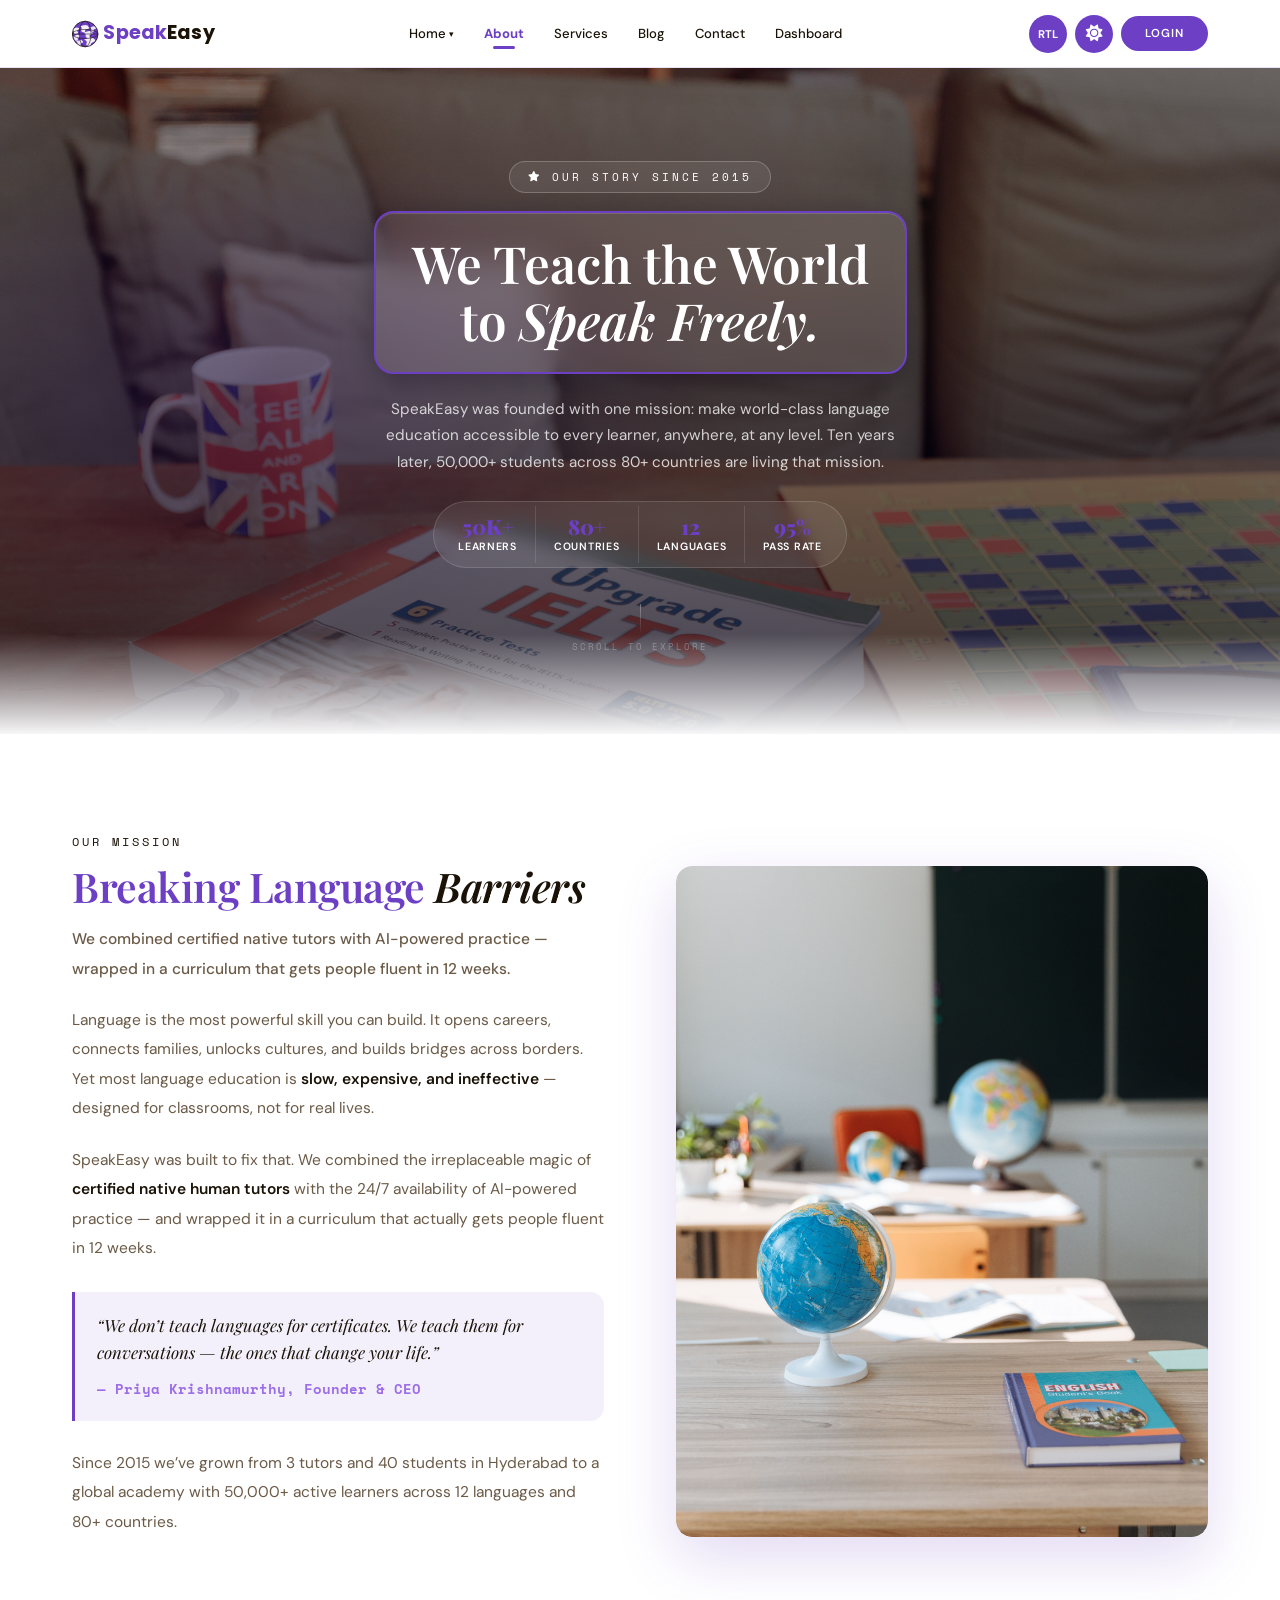
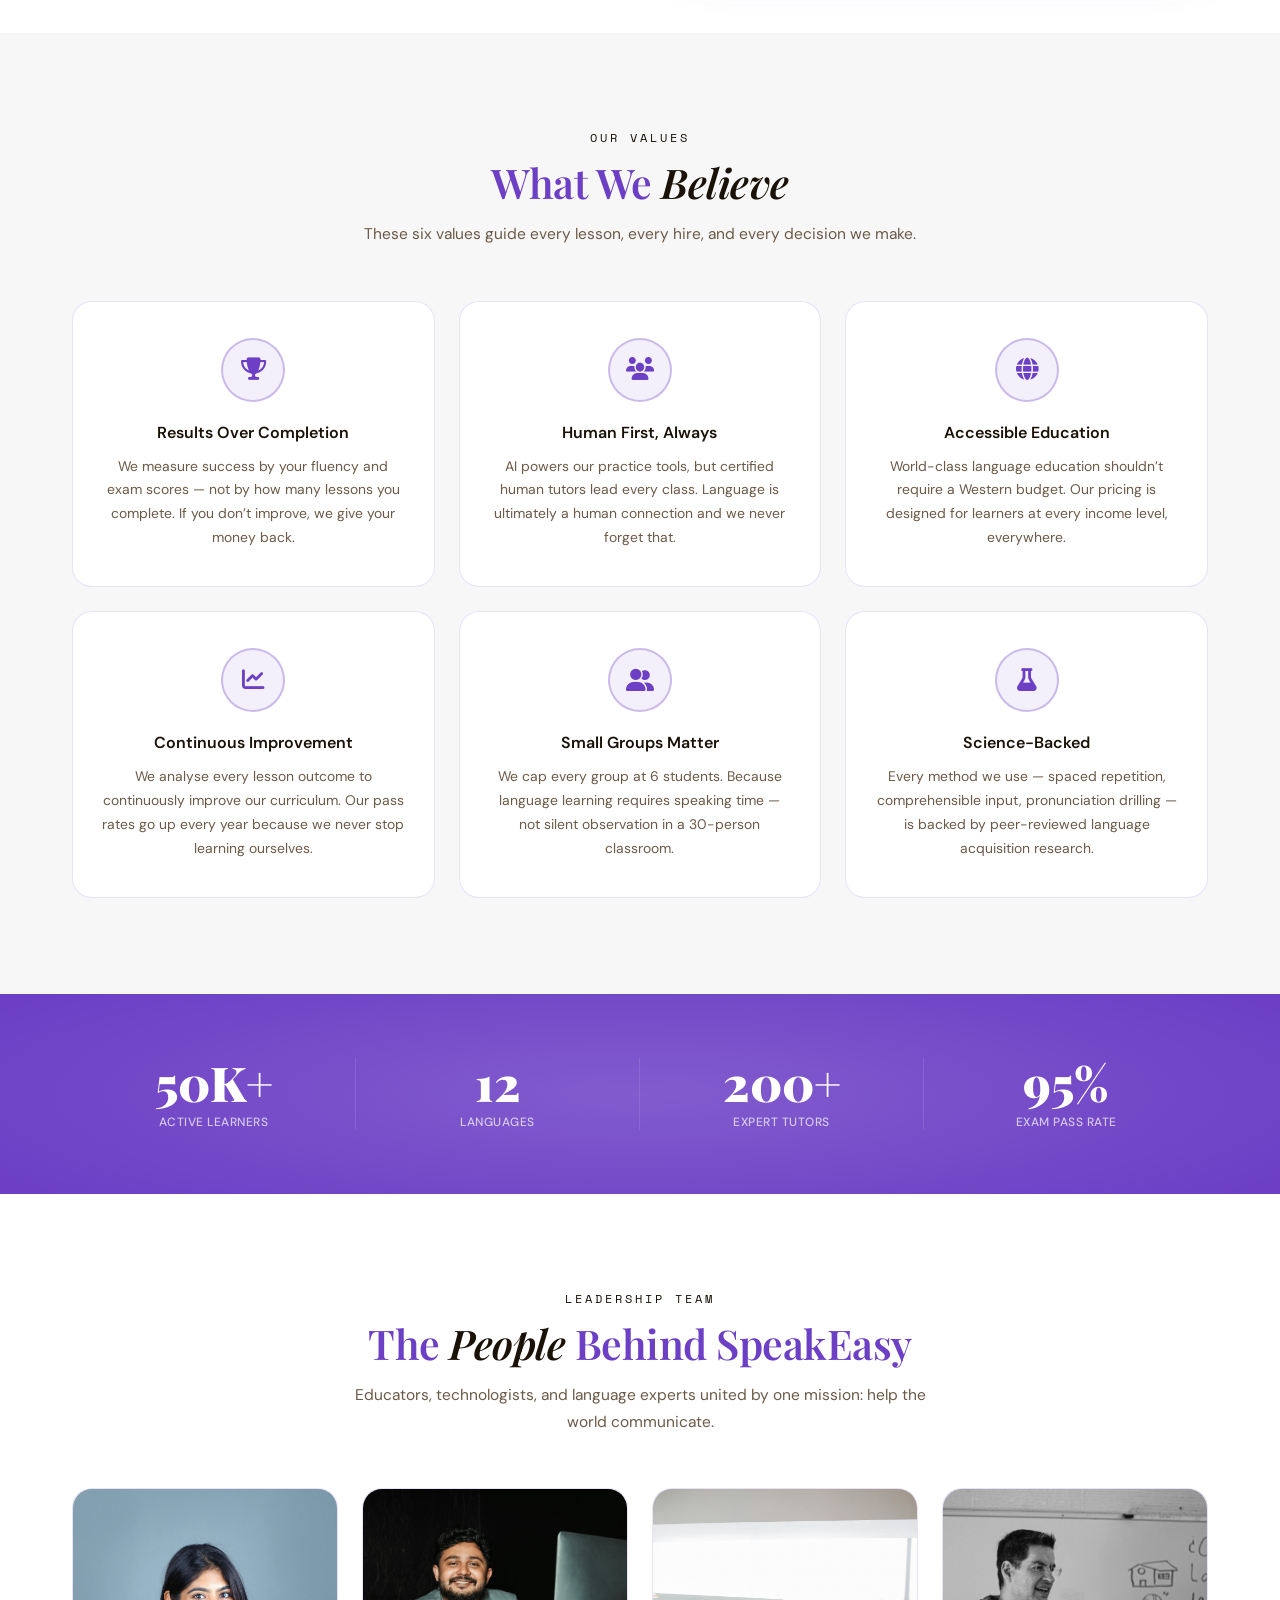
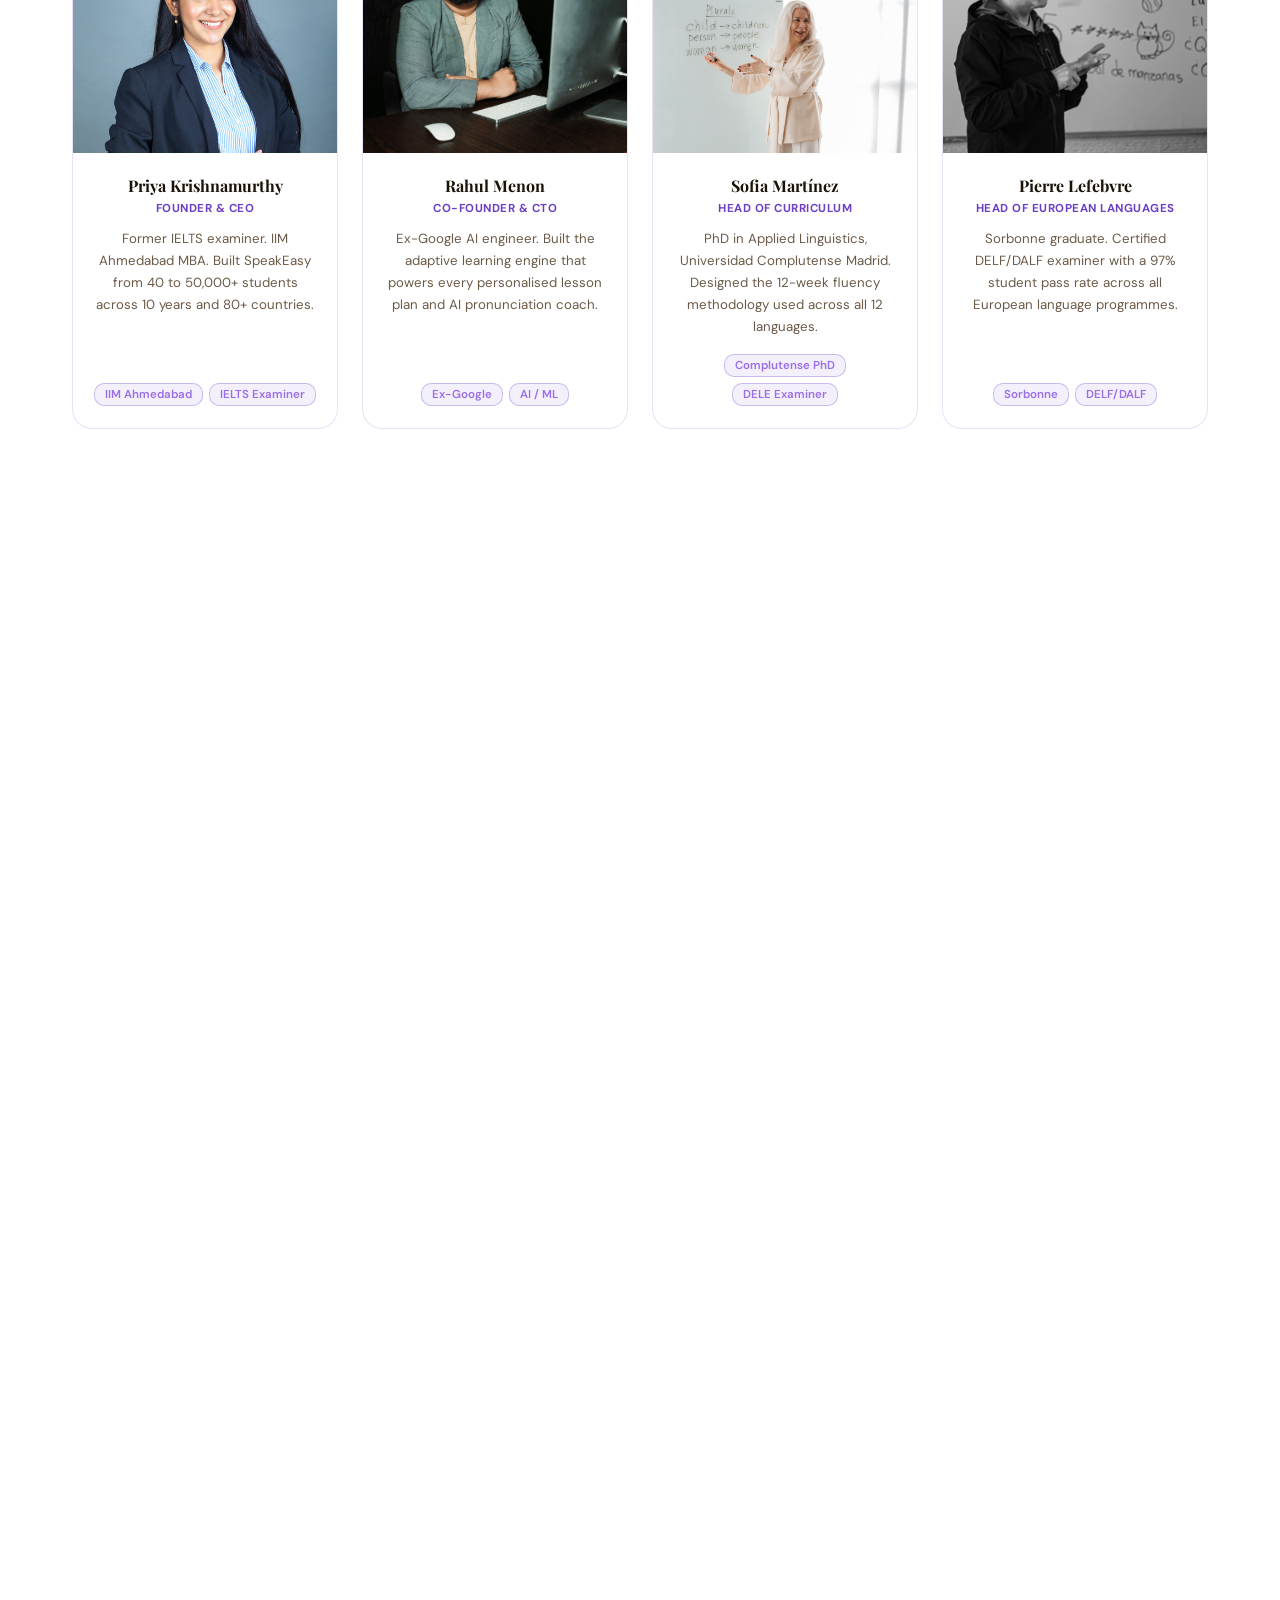
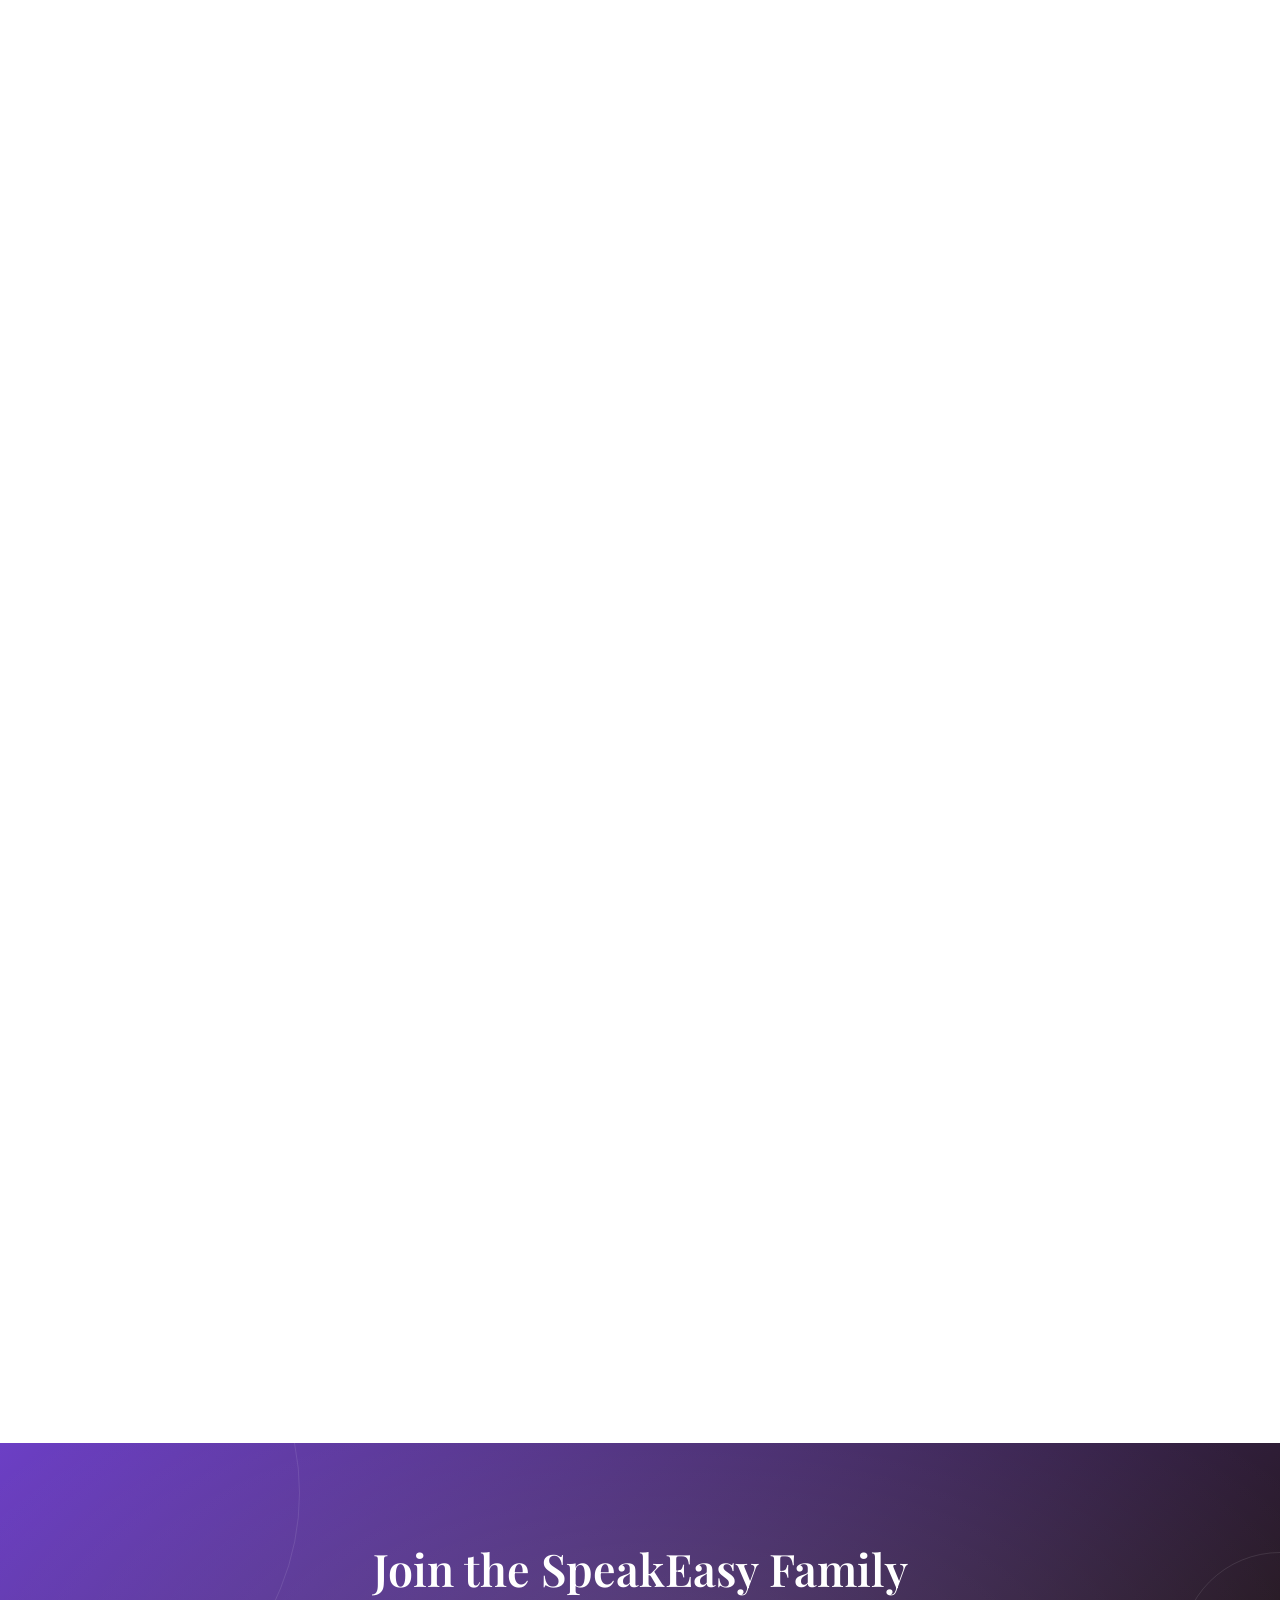
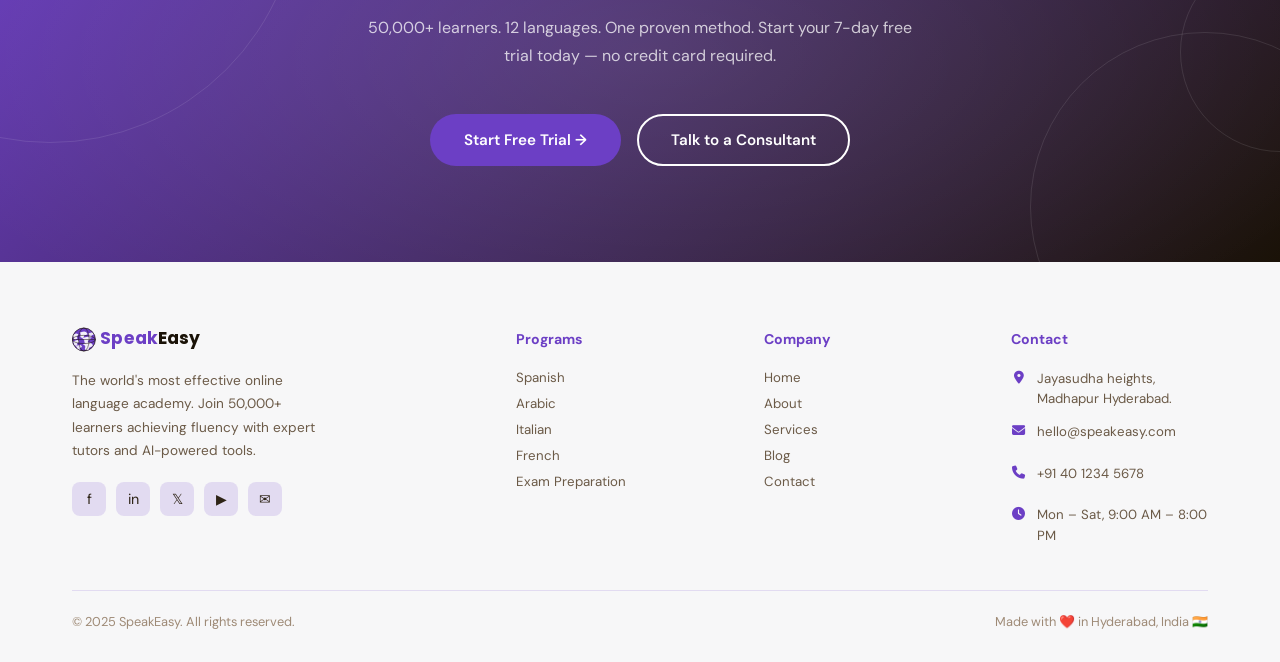
<file: about.html>
<!DOCTYPE html>
<html lang="en">
<head>
<meta charset="UTF-8">
<meta name="viewport" content="width=device-width, initial-scale=1.0">
<title>About Us — SpeakEasy</title>
<link href="https://fonts.googleapis.com/css2?family=Playfair+Display:ital,wght@0,400;0,700;0,900;1,400;1,700&family=DM+Sans:wght@300;400;500;600;700&family=Poppins:wght@700;900&family=Space+Mono:wght@400;700&display=swap" rel="stylesheet">
<link rel="stylesheet" href="https://cdnjs.cloudflare.com/ajax/libs/font-awesome/6.5.0/css/all.min.css">
<link rel="stylesheet" href="css/about.css">
<link rel="icon" type="image/svg+xml" href="favicon.svg"/>
<link rel="shortcut icon" href="favicon.svg"/>
</head>
<body>
<nav>
  <a href="index.html" class="logo" aria-label="SpeakEasy Language Academy">
    <svg viewBox="7.2 15.2 329.2 65.6" role="img">
      <title>SpeakEasy Language Academy logo</title>
      <g transform="translate(36,48)">
        <circle cx="0" cy="0" r="28" fill="#6c3fc5"/>
        <clipPath id="navGlobeClip">
          <circle cx="0" cy="0" r="28"/>
        </clipPath>
        <g clip-path="url(#navGlobeClip)">
          <path d="M-24 -12 q5 -4 10 -1 q2 2 -1 4 q-4 2 -1 5 q2 2 -4 4 q-5 1 -5 -4 q1 -4 -3 -4 q-3 -1 4 -4 Z" fill="#ffffff" opacity="0.92"/>
          <path d="M-19 2 q5 -2 7 2 q2 3 -2 4 q-4 1 -2 4 q2 3 -4 3 q-4 0 -4 -4 q1 -3 -2 -4 q-2 -1 7 -5 Z" fill="#ffffff" opacity="0.88"/>
          <path d="M-3 -19 q8 -2 11 4 q2 4 -4 4 q-5 0 -4 4 q1 4 -5 3 q-5 -1 -3 -7 q2 -4 -2 -5 q-3 -1 7 -3 Z" fill="#ffffff" opacity="0.92"/>
          <path d="M6 -6 q7 -2 10 3 q2 3 -3 4 q-5 1 -3 5 q1 4 -5 3 q-5 -1 -4 -6 q1 -4 -4 -5 q-3 -1 9 -4 Z" fill="#ffffff" opacity="0.9"/>
          <path d="M8 8 q9 -2 13 4 q3 4 -4 6 q-6 2 -5 6 q1 4 -5 3 q-6 -1 -4 -7 q2 -5 -4 -7 q-4 -1 9 -5 Z" fill="#ffffff" opacity="0.9"/>
          <path d="M-13 14 q5 -2 8 2 q2 3 -3 4 q-4 1 -2 4 q2 3 -4 2 q-5 -1 -3 -5 q1 -3 -2 -4 q-3 -1 6 -3 Z" fill="#ffffff" opacity="0.85"/>
          <path d="M18 -17 q5 -1 6 3 q1 3 -3 3 q-4 1 -2 4 q1 3 -4 2 q-4 -1 -3 -5 q1 -3 -2 -3 q-2 -1 8 -4 Z" fill="#ffffff" opacity="0.85"/>
        </g>
        <ellipse cx="0" cy="0" rx="28" ry="10" fill="none" stroke="#1a1207" stroke-width="1.2"/>
        <ellipse cx="0" cy="0" rx="13" ry="28" fill="none" stroke="#1a1207" stroke-width="1.2"/>
        <line x1="-28" y1="0" x2="28" y2="0" stroke="#1a1207" stroke-width="1.2"/>
        <circle cx="0" cy="0" r="28" fill="none" stroke="#1a1207" stroke-width="1.6"/>
      </g>
      <text x="76" y="58" font-family="'Poppins', Arial, sans-serif" font-size="42" font-weight="700" letter-spacing="0.3">
        <tspan fill="#6c3fc5">Speak</tspan><tspan class="logo-easy-text" fill="#1a1207">Easy</tspan>
      </text>
    </svg>
  </a>
  <ul class="nav-links">
    <li class="dropdown">
      <a href="index.html"><span class="nav-link-text">Home </span><span class="dropdown-caret">▾</span></a>
      <div class="dropdown-menu">
        <a href="index.html">Home 1</a>
        <a href="home2.html">Home 2</a>
      </div>
    </li>
    <li><a href="about.html"class="active"><span class="nav-link-text">About</span></a></li>
    <li><a href="services.html"><span class="nav-link-text">Services</span></a></li>
    <li><a href="blog.html"><span class="nav-link-text">Blog</span></a></li>
    <li><a href="contact.html"><span class="nav-link-text">Contact</span></a></li>
    <li><a href="admin.html"><span class="nav-link-text">Dashboard</span></a></li>
    <li class="mobile-only-item"><a href="login.html" class="mobile-login-btn">LOGIN</a></li>
  </ul>
  <div class="nav-icons">
    <button class="rtl-toggle" id="rtlToggle" title="Toggle RTL/LTR"><span id="rtlLabel">RTL</span></button>
    <button class="theme-toggle" id="themeToggle" title="Toggle theme"><i class="fa-solid fa-sun" id="themeIcon"></i></button>
    <a href="login.html" class="login-btn desktop-icon">LOGIN</a>
    <div class="hamburger" id="hamburger">
      <span></span><span></span><span></span>
    </div>
  </div>
</nav>

<!-- HERO -->
<section class="about-hero">
  <div class="about-hero-inner">
    <div class="ah-eyebrow" style="color:#ffffff;"><i class="fa-solid fa-star"></i> Our Story Since 2015</div>
    <div class="ah-glass">
      <h1 class="ah-title">We Teach the World<br>to <em style="color:#ffffff;">Speak Freely.</em></h1>
    </div>
    <p class="ah-sub">SpeakEasy was founded with one mission: make world-class language education accessible to every learner, anywhere, at any level. Ten years later, 50,000+ students across 80+ countries are living that mission.</p>
    <div class="ah-stats">
      <div class="ah-stat"><div class="ah-stat-num">50K+</div><div class="ah-stat-lbl">Learners</div></div>
      <div class="ah-stat"><div class="ah-stat-num">80+</div><div class="ah-stat-lbl">Countries</div></div>
      <div class="ah-stat"><div class="ah-stat-num">12</div><div class="ah-stat-lbl">Languages</div></div>
      <div class="ah-stat"><div class="ah-stat-num">95%</div><div class="ah-stat-lbl">Pass Rate</div></div>
    </div>
    <div class="ah-scroll">
      <div class="ah-scroll-line"></div>
      <div class="ah-scroll-txt">Scroll to explore</div>
    </div>
  </div>
</section>

<!-- MISSION -->
<section class="section reveal" id="mission">
  <div class="mission-grid">
    <div class="mission-text">
      <div class="eyebrow">Our Mission</div>
      <h2 class="sec-title">Breaking Language <em style="color: var(--secondary)">Barriers</em></h2>
      <p class="mission-intro">We combined certified native tutors with AI-powered practice &mdash; wrapped in a curriculum that gets people fluent in 12 weeks.</p>
      <p>Language is the most powerful skill you can build. It opens careers, connects families, unlocks cultures, and builds bridges across borders. Yet most language education is <strong>slow, expensive, and ineffective</strong> &mdash; designed for classrooms, not for real lives.</p>
      <p>SpeakEasy was built to fix that. We combined the irreplaceable magic of <strong>certified native human tutors</strong> with the 24/7 availability of AI-powered practice &mdash; and wrapped it in a curriculum that actually gets people fluent in 12 weeks.</p>
      <div class="highlight-box">&ldquo;We don&rsquo;t teach languages for certificates. We teach them for conversations &mdash; the ones that change your life.&rdquo;<br><span class="highlight-cite">&mdash; Priya Krishnamurthy, Founder &amp; CEO</span></div>
      <p>Since 2015 we&rsquo;ve grown from 3 tutors and 40 students in Hyderabad to a global academy with 50,000+ active learners across 12 languages and 80+ countries.</p>
      
    </div>
    <div class="mission-visual">
      <img src="Images/mission.jpg" alt="Our Mission"/>
    </div>
  </div>
</section>

<!-- VALUES -->
<section class="section section-alt reveal">
  <div class="sec-header center">
    <div class="eyebrow"style="color:var(--secondary);">Our Values</div>
    <h2 class="sec-title">What We <em style="color: var(--secondary)">Believe</em></h2>
    <p class="sec-sub">These six values guide every lesson, every hire, and every decision we make.</p>
  </div>
  <div class="values-grid">
    <div class="val-card">
      <div class="val-icon"><i class="fa-solid fa-trophy"></i></div>
      <div class="val-title">Results Over Completion</div>
      <div class="val-text">We measure success by your fluency and exam scores &mdash; not by how many lessons you complete. If you don&rsquo;t improve, we give your money back.</div>
    </div>
    <div class="val-card">
      <div class="val-icon"><i class="fa-solid fa-users"></i></div>
      <div class="val-title">Human First, Always</div>
      <div class="val-text">AI powers our practice tools, but certified human tutors lead every class. Language is ultimately a human connection and we never forget that.</div>
    </div>
    <div class="val-card">
      <div class="val-icon"><i class="fa-solid fa-globe"></i></div>
      <div class="val-title">Accessible Education</div>
      <div class="val-text">World-class language education shouldn&rsquo;t require a Western budget. Our pricing is designed for learners at every income level, everywhere.</div>
    </div>
    <div class="val-card">
      <div class="val-icon"><i class="fa-solid fa-chart-line"></i></div>
      <div class="val-title">Continuous Improvement</div>
      <div class="val-text">We analyse every lesson outcome to continuously improve our curriculum. Our pass rates go up every year because we never stop learning ourselves.</div>
    </div>
    <div class="val-card">
      <div class="val-icon"><i class="fa-solid fa-user-group"></i></div>
      <div class="val-title">Small Groups Matter</div>
      <div class="val-text">We cap every group at 6 students. Because language learning requires speaking time &mdash; not silent observation in a 30-person classroom.</div>
    </div>
    <div class="val-card">
      <div class="val-icon"><i class="fa-solid fa-flask"></i></div>
      <div class="val-title">Science-Backed</div>
      <div class="val-text">Every method we use &mdash; spaced repetition, comprehensible input, pronunciation drilling &mdash; is backed by peer-reviewed language acquisition research.</div>
    </div>
  </div>
</section>

<!-- STATS BAND -->
<div class="stats-band">
  <div class="stat-item"><div class="stat-num" data-target="50000" data-suffix="+">0</div><div class="stat-label">Active Learners</div></div>
  <div class="stat-item"><div class="stat-num" data-target="12"    data-suffix="">0</div><div class="stat-label">Languages</div></div>
  <div class="stat-item"><div class="stat-num" data-target="200"   data-suffix="+">0</div><div class="stat-label">Expert Tutors</div></div>
  <div class="stat-item"><div class="stat-num" data-target="95"    data-suffix="%">0</div><div class="stat-label">Exam Pass Rate</div></div>
</div>

<!-- TEAM -->
<section class="section reveal">
  <div class="sec-header center">
    <div class="eyebrow"style="color:var(--secondary);">Leadership Team</div>
    <h2 class="sec-title">The <em style="color: var(--secondary)">People</em> Behind SpeakEasy</h2>
    <p class="sec-sub">Educators, technologists, and language experts united by one mission: help the world communicate.</p>
  </div>
  <div class="team-grid">
    <div class="team-card">
      <div class="team-img-wrap">
        <img src="Images/team-1.jpg" alt="Priya Krishnamurthy" class="team-img"
             onerror="this.style.display='none';this.nextElementSibling.style.display='flex'"/>
        <div class="team-img-placeholder" style="display:none">
          <i class="fa-solid fa-user"></i>
        </div>
      </div>
      <div class="tc-body">
        <div class="tc-name">Priya Krishnamurthy</div>
        <div class="tc-role">Founder &amp; CEO</div>
        <div class="tc-bio">Former IELTS examiner. IIM Ahmedabad MBA. Built SpeakEasy from 40 to 50,000+ students across 10 years and 80+ countries.</div>
        <div class="tc-tags"><span class="tc-tag">IIM Ahmedabad</span><span class="tc-tag">IELTS Examiner</span></div>
      </div>
    </div>
    <div class="team-card">
      <div class="team-img-wrap">
        <img src="Images/team-2.jpg" alt="Rahul Menon" class="team-img"
             onerror="this.style.display='none';this.nextElementSibling.style.display='flex'"/>
        <div class="team-img-placeholder" style="display:none">
          <i class="fa-solid fa-user"></i>
        </div>
      </div>
      <div class="tc-body">
        <div class="tc-name">Rahul Menon</div>
        <div class="tc-role">Co-Founder &amp; CTO</div>
        <div class="tc-bio">Ex-Google AI engineer. Built the adaptive learning engine that powers every personalised lesson plan and AI pronunciation coach.</div>
        <div class="tc-tags"><span class="tc-tag">Ex-Google</span><span class="tc-tag">AI / ML</span></div>
      </div>
    </div>
    <div class="team-card">
      <div class="team-img-wrap">
        <img src="Images/team-3.jpg" alt="Sofia Mart&iacute;nez" class="team-img"
             onerror="this.style.display='none';this.nextElementSibling.style.display='flex'"/>
        <div class="team-img-placeholder" style="display:none">
          <i class="fa-solid fa-user"></i>
        </div>
      </div>
      <div class="tc-body">
        <div class="tc-name">Sofia Mart&iacute;nez</div>
        <div class="tc-role">Head of Curriculum</div>
        <div class="tc-bio">PhD in Applied Linguistics, Universidad Complutense Madrid. Designed the 12-week fluency methodology used across all 12 languages.</div>
        <div class="tc-tags"><span class="tc-tag">Complutense PhD</span><span class="tc-tag">DELE Examiner</span></div>
      </div>
    </div>
    <div class="team-card">
      <div class="team-img-wrap">
        <img src="Images/team-4.jpg" alt="Pierre Lefebvre" class="team-img"
             onerror="this.style.display='none';this.nextElementSibling.style.display='flex'"/>
        <div class="team-img-placeholder" style="display:none">
          <i class="fa-solid fa-user"></i>
        </div>
      </div>
      <div class="tc-body">
        <div class="tc-name">Pierre Lefebvre</div>
        <div class="tc-role">Head of European Languages</div>
        <div class="tc-bio">Sorbonne graduate. Certified DELF/DALF examiner with a 97% student pass rate across all European language programmes.</div>
        <div class="tc-tags"><span class="tc-tag">Sorbonne</span><span class="tc-tag">DELF/DALF</span></div>
      </div>
    </div>
  </div>
</section>

<!-- WHY SPEAKEASY -->
<section class="section section-alt reveal">
  <div class="sec-header center">
    <div class="eyebrow" style="color:var(--secondary);">Why SpeakEasy</div>
    <h2 class="sec-title">What Makes Us <em style="color: var(--secondary)">Different</em></h2>
    <p class="sec-sub">Eight reasons why 50,000+ learners chose SpeakEasy over every other option.</p>
  </div>
  <div class="features-grid">
    <div class="feat-item"><div class="feat-icon"><i class="fa-solid fa-chalkboard-user"></i></div><div><div class="feat-title">Live Native Tutors in Every Class</div><div class="feat-text">Every session is led by a certified native speaker &mdash; not a pre-recorded video, not a chatbot.</div></div></div>
    <div class="feat-item"><div class="feat-icon"><i class="fa-solid fa-robot"></i></div><div><div class="feat-title">24/7 AI Conversation Partner</div><div class="feat-text">Practice between classes with our AI partner that corrects grammar, scores pronunciation, and adapts to your level in real time.</div></div></div>
    <div class="feat-item"><div class="feat-icon"><i class="fa-solid fa-people-group"></i></div><div><div class="feat-title">Maximum 6 Students Per Group</div><div class="feat-text">More speaking time per student. More tutor attention. Faster results.</div></div></div>
    <div class="feat-item"><div class="feat-icon"><i class="fa-solid fa-star"></i></div><div><div class="feat-title">95% Exam Pass Rate</div><div class="feat-text">IELTS, DELF, DELE, JLPT, HSK &mdash; our students pass on first attempt at 2&times; the industry average rate.</div></div></div>
    <div class="feat-item"><div class="feat-icon"><i class="fa-solid fa-bolt"></i></div><div><div class="feat-title">Fluency in 12 Weeks</div><div class="feat-text">Our structured curriculum moves students from A1 to B1 in 12 weeks &mdash; 3&times; faster than traditional evening classes.</div></div></div>
    <div class="feat-item"><div class="feat-icon"><i class="fa-solid fa-shield-halved"></i></div><div><div class="feat-title">7-Day Money-Back Guarantee</div><div class="feat-text">No questions asked. If you&rsquo;re not satisfied in your first 7 days, we refund 100% of your payment.</div></div></div>
    <div class="feat-item"><div class="feat-icon"><i class="fa-solid fa-earth-americas"></i></div><div><div class="feat-title">80+ Countries, One Platform</div><div class="feat-text">Students in Hyderabad, Dubai, London, and Singapore learn side-by-side. Classes auto-adjust to your timezone.</div></div></div>
    <div class="feat-item"><div class="feat-icon"><i class="fa-solid fa-microscope"></i></div><div><div class="feat-title">Science-Backed Every Step</div><div class="feat-text">Spaced repetition, comprehensible input theory, Lozanov accelerated learning &mdash; every method is from peer-reviewed linguistics research.</div></div></div>
  </div>
</section>

<!-- JOURNEY / TIMELINE -->
<section class="section reveal">
  <div class="sec-header center">
    <div class="eyebrow"style="color:var(--secondary);">Our Journey</div>
    <h2 class="sec-title">10 Years of <em style="color: var(--secondary)">Growth</em></h2>
    <p class="sec-sub">From a small tutoring service to India&rsquo;s most trusted online language academy.</p>
  </div>
  <div class="timeline-outer">
    <div class="timeline-wrap">
      <div class="tl-item">
        <div class="tl-dot">15</div>
        <div class="tl-card">
          <div class="tl-year">2015</div>
          <div class="tl-title">Founded in Hyderabad</div>
          <div class="tl-text">Priya and Rahul launched SpeakEasy with 3 tutors, 2 languages (Spanish &amp; French), and 40 founding students.</div>
          <div class="tl-badge"><i class="fa-solid fa-location-dot"></i> 3 Tutors &middot; 40 Students &middot; 2 Languages</div>
        </div>
      </div>
      <div class="tl-item">
        <div class="tl-dot">17</div>
        <div class="tl-card">
          <div class="tl-year">2017</div>
          <div class="tl-title">1,000 Students &amp; 6 Languages</div>
          <div class="tl-text">Expanded to Japanese, Mandarin, Arabic, and German. Launched the first version of the AI pronunciation engine.</div>
          <div class="tl-badge"><i class="fa-solid fa-robot"></i> First AI Tool Launched</div>
        </div>
      </div>
      <div class="tl-item">
        <div class="tl-dot">19</div>
        <div class="tl-card">
          <div class="tl-year">2019</div>
          <div class="tl-title">Exam Prep Launch &amp; 95% Pass Rate</div>
          <div class="tl-text">Launched the dedicated IELTS, DELF, and JLPT exam preparation programme.</div>
          <div class="tl-badge"><i class="fa-solid fa-graduation-cap"></i> 95% First-Attempt Pass Rate</div>
        </div>
      </div>
      <div class="tl-item">
        <div class="tl-dot">21</div>
        <div class="tl-card">
          <div class="tl-year">2021</div>
          <div class="tl-title">10,000 Students &amp; Series A Funding</div>
          <div class="tl-text">Raised &#8377;24 crore Series A from Sequoia India &amp; Lightspeed. Expanded to 12 languages and 200+ tutors.</div>
          <div class="tl-badge"><i class="fa-solid fa-indian-rupee-sign"></i> &#8377;24 Cr Series A</div>
        </div>
      </div>
      <div class="tl-item">
        <div class="tl-dot">23</div>
        <div class="tl-card">
          <div class="tl-year">2023</div>
          <div class="tl-title">Corporate Programmes &amp; B2B Expansion</div>
          <div class="tl-text">Launched dedicated corporate language training for Infosys, TCS, L&amp;T, and IndiGo. Crossed 30,000 students.</div>
          <div class="tl-badge"><i class="fa-solid fa-building"></i> Corporate Training Launched</div>
        </div>
      </div>
      <div class="tl-item">
        <div class="tl-dot">25</div>
        <div class="tl-card">
          <div class="tl-year">2025</div>
          <div class="tl-title">50,000 Students &amp; Global Reach</div>
          <div class="tl-text">Now serving learners in 80+ countries. Named India&rsquo;s #1 online language academy by EdTech Review 2025.</div>
          <div class="tl-badge"><i class="fa-solid fa-trophy"></i> 80+ Countries &middot; 50,000+ Students</div>
        </div>
      </div>
    </div>
  </div>
</section>

<!-- CTA -->
<section class="cta-section reveal">
  <div class="cta-ring"></div>
  <div class="cta-ring"></div>
  <div class="cta-ring"></div>
  <h2 class="cta-title">Join the SpeakEasy Family</h2>
  <p class="cta-sub">50,000+ learners. 12 languages. One proven method. Start your 7-day free trial today &mdash; no credit card required.</p>
  <div class="cta-btns">
    <a href="#" class="btn btn-white">Start Free Trial &rarr;</a>
    <a href="#" class="btn btn-outline-white">Talk to a Consultant</a>
  </div>
</section>

<!-- FOOTER -->

<footer>
  <div class="footer-grid">
    <div class="footer-brand">
      <a href="index.html" class="logo" aria-label="SpeakEasy Language Academy">
        <svg viewBox="7.2 15.2 329.2 65.6" role="img">
          <title>SpeakEasy Language Academy logo</title>
          <g transform="translate(36,48)">
            <circle cx="0" cy="0" r="28" fill="#6c3fc5"/>
            <clipPath id="footerGlobeClip">
              <circle cx="0" cy="0" r="28"/>
            </clipPath>
            <g clip-path="url(#footerGlobeClip)">
              <path d="M-24 -12 q5 -4 10 -1 q2 2 -1 4 q-4 2 -1 5 q2 2 -4 4 q-5 1 -5 -4 q1 -4 -3 -4 q-3 -1 4 -4 Z" fill="#ffffff" opacity="0.92"/>
              <path d="M-19 2 q5 -2 7 2 q2 3 -2 4 q-4 1 -2 4 q2 3 -4 3 q-4 0 -4 -4 q1 -3 -2 -4 q-2 -1 7 -5 Z" fill="#ffffff" opacity="0.88"/>
              <path d="M-3 -19 q8 -2 11 4 q2 4 -4 4 q-5 0 -4 4 q1 4 -5 3 q-5 -1 -3 -7 q2 -4 -2 -5 q-3 -1 7 -3 Z" fill="#ffffff" opacity="0.92"/>
              <path d="M6 -6 q7 -2 10 3 q2 3 -3 4 q-5 1 -3 5 q1 4 -5 3 q-5 -1 -4 -6 q1 -4 -4 -5 q-3 -1 9 -4 Z" fill="#ffffff" opacity="0.9"/>
              <path d="M8 8 q9 -2 13 4 q3 4 -4 6 q-6 2 -5 6 q1 4 -5 3 q-6 -1 -4 -7 q2 -5 -4 -7 q-4 -1 9 -5 Z" fill="#ffffff" opacity="0.9"/>
              <path d="M-13 14 q5 -2 8 2 q2 3 -3 4 q-4 1 -2 4 q2 3 -4 2 q-5 -1 -3 -5 q1 -3 -2 -4 q-3 -1 6 -3 Z" fill="#ffffff" opacity="0.85"/>
              <path d="M18 -17 q5 -1 6 3 q1 3 -3 3 q-4 1 -2 4 q1 3 -4 2 q-4 -1 -3 -5 q1 -3 -2 -3 q-2 -1 8 -4 Z" fill="#ffffff" opacity="0.85"/>
            </g>
            <ellipse cx="0" cy="0" rx="28" ry="10" fill="none" stroke="#1a1207" stroke-width="1.2"/>
            <ellipse cx="0" cy="0" rx="13" ry="28" fill="none" stroke="#1a1207" stroke-width="1.2"/>
            <line x1="-28" y1="0" x2="28" y2="0" stroke="#1a1207" stroke-width="1.2"/>
            <circle cx="0" cy="0" r="28" fill="none" stroke="#1a1207" stroke-width="1.6"/>
          </g>
          <text x="76" y="58" font-family="'Poppins', Arial, sans-serif" font-size="42" font-weight="700" letter-spacing="0.3">
            <tspan fill="#6c3fc5">Speak</tspan><tspan class="logo-easy-text" fill="#1a1207">Easy</tspan>
          </text>
        </svg>
      </a>
      <p class="footer-desc">The world's most effective online language academy. Join 50,000+ learners achieving fluency with expert tutors and AI-powered tools.</p>
      <div class="social-links">
        <a class="social-btn" href="#">f</a>
        <a class="social-btn" href="#">in</a>
        <a class="social-btn" href="#">𝕏</a>
        <a class="social-btn" href="#">▶</a>
        <a class="social-btn" href="#">✉</a>
      </div>
    </div>
    <div class="footer-col"><h5>Programs</h5><a href="section-details.html">Spanish</a><a href="section-details1.html">Arabic</a><a href="section-details2.html">Italian</a><a href="service-details4.html">French</a><a href="section-details3.html">Exam Preparation</a></div>
    <div class="footer-col"><h5>Company</h5><a href="index.html">Home</a><a href="about.html">About</a><a href="services.html">Services</a><a href="blog.html">Blog</a><a href="contact.html">Contact</a></div>
    <div class="footer-col footer-contact">
      <h5>Contact</h5>
      <div class="footer-contact-item">
        <i class="fa-solid fa-location-dot"></i>
        <span>Jayasudha heights, Madhapur Hyderabad.</span>
      </div>
      <div class="footer-contact-item">
        <i class="fa-solid fa-envelope"></i>
        <a href="mailto:hello@speakeasy.com">hello@speakeasy.com</a>
      </div>
      <div class="footer-contact-item">
        <i class="fa-solid fa-phone"></i>
        <a href="tel:+914012345678">+91 40 1234 5678</a>
      </div>
      <div class="footer-contact-item">
        <i class="fa-solid fa-clock"></i>
        <span>Mon – Sat, 9:00 AM – 8:00 PM</span>
      </div>
    </div>
  </div>
  <div class="footer-bottom">
    <span>© 2025 SpeakEasy. All rights reserved.</span>
    <span>Made with ❤️ in Hyderabad, India 🇮🇳</span>
  </div>
</footer>
<script src="js/about.js"></script>
</body>
</html>
</file>
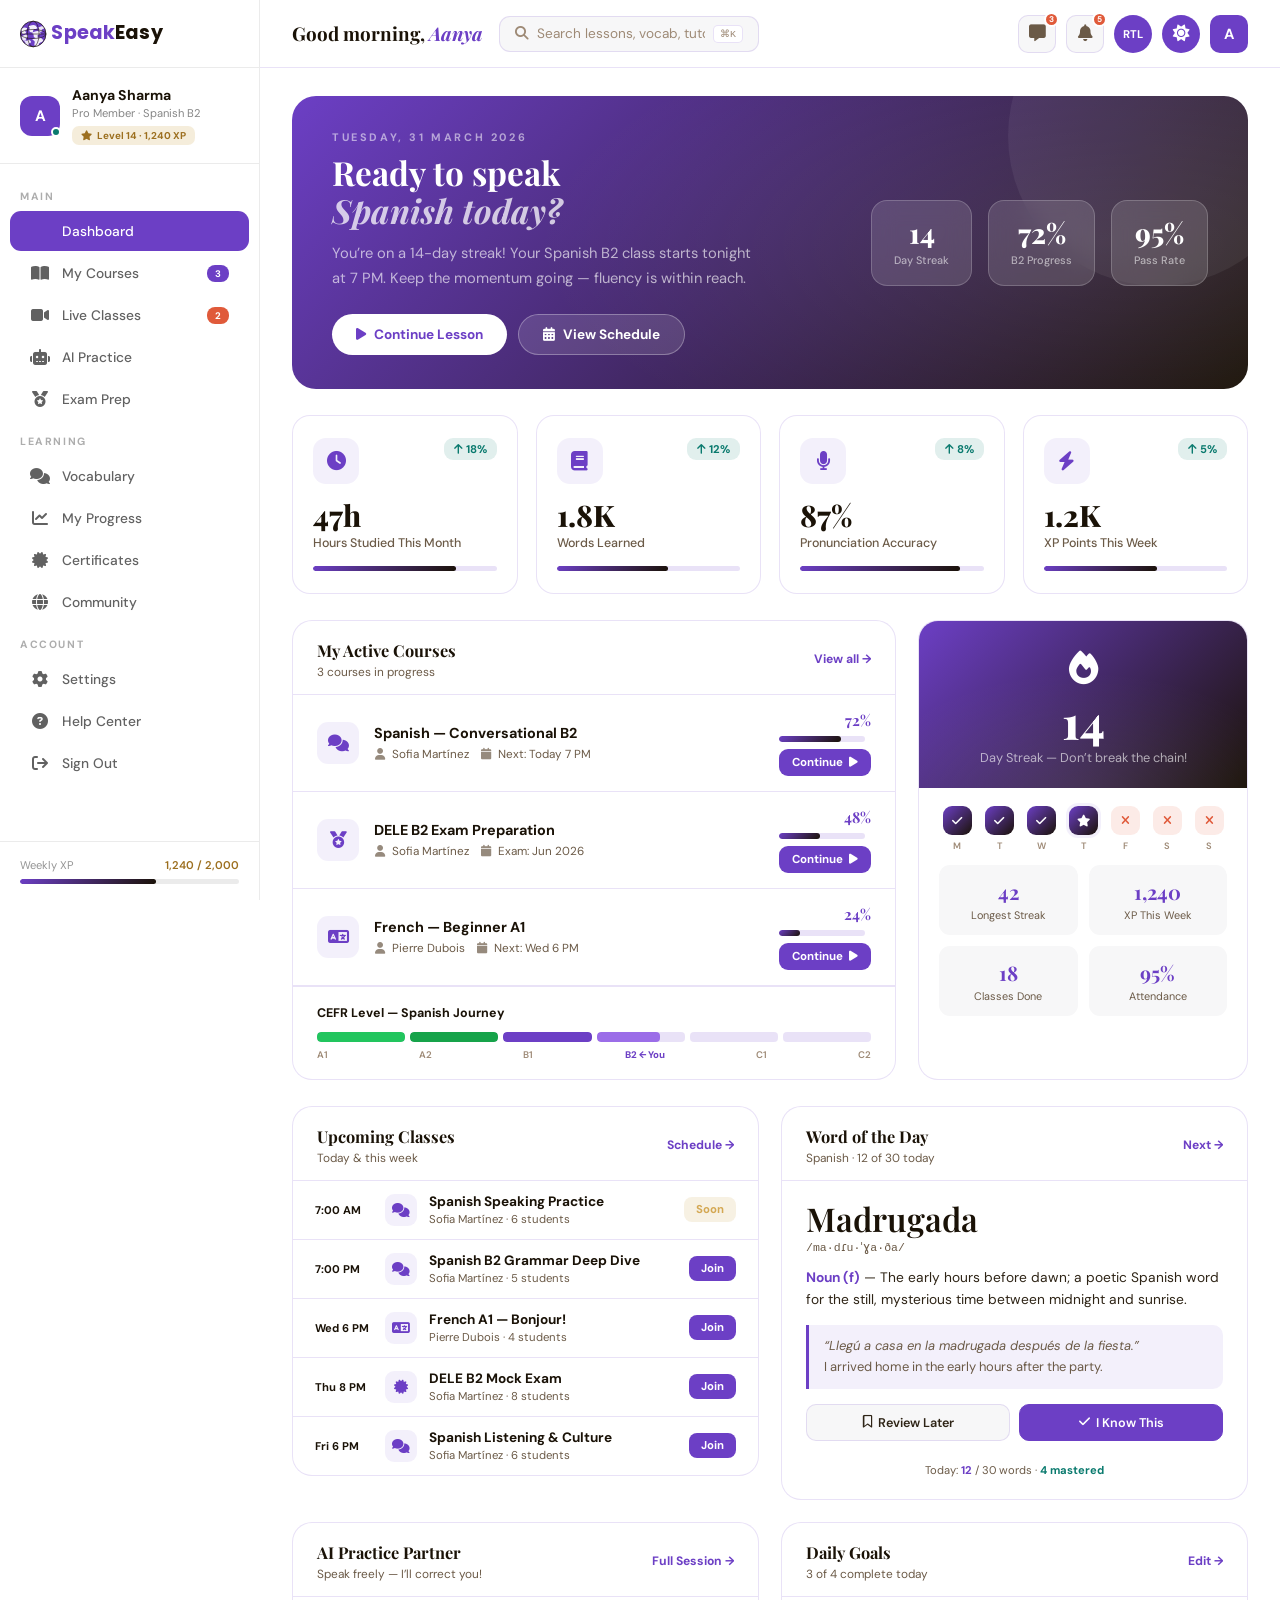
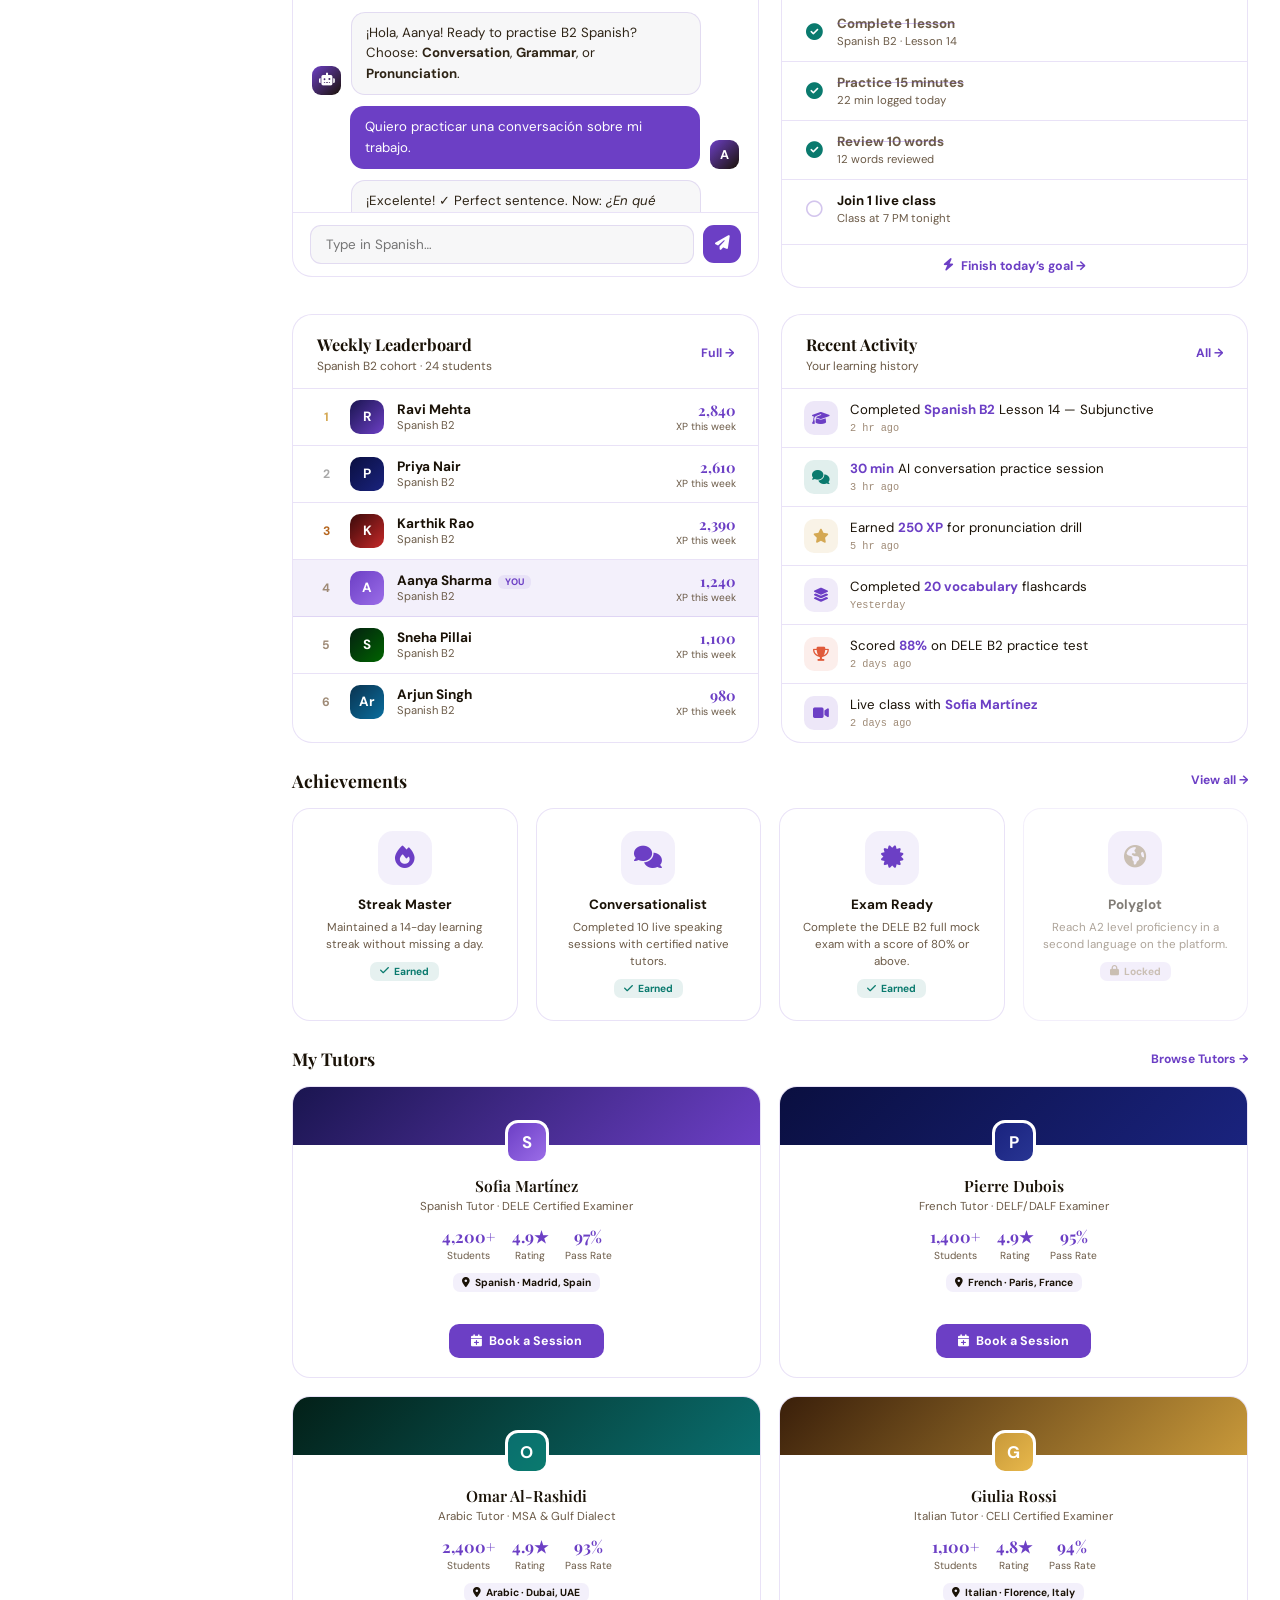
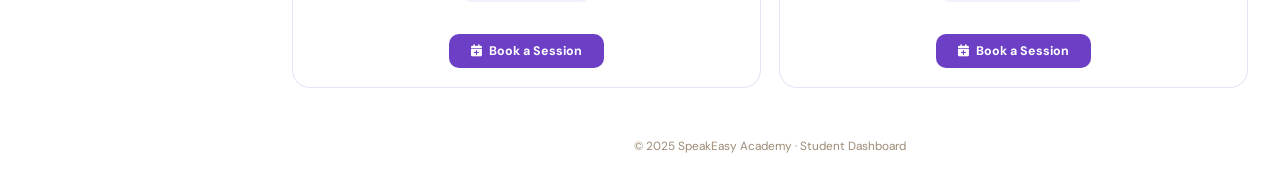
<file: admin.html>
<!DOCTYPE html>
<html lang="en">
<head>
<meta charset="UTF-8">
<meta name="viewport" content="width=device-width, initial-scale=1.0">
<title>My Dashboard — SpeakEasy</title>
<link rel="icon" type="image/svg+xml" href="favicon.svg"/>
<link rel="shortcut icon" href="favicon.svg"/>
<link href="https://fonts.googleapis.com/css2?family=Playfair+Display:ital,wght@0,400;0,600;0,700;0,800;0,900;1,400&family=DM+Sans:wght@300;400;500;600;700&family=Poppins:wght@700;900&display=swap" rel="stylesheet">
<link rel="stylesheet" href="https://cdnjs.cloudflare.com/ajax/libs/font-awesome/6.5.1/css/all.min.css">
<style>
/* ═══════════════════════════════════════════════════════
   CSS CUSTOM PROPERTIES — same tokens as index.html
═══════════════════════════════════════════════════════ */
:root {
  --primary:     #6c3fc5;
  --secondary:   #1a1207;
  --accent:      #9b6de8;
  --gradient:    linear-gradient(135deg, #6c3fc5 0%, #1a1207 100%);
  --bg:          #ffffff;
  --bg-section:  #f7f7f8;
  --bg-card:     #ffffff;
  --ink:         #1a1207;
  --text-main:   #2e2416;
  --text-light:  #6b5a47;
  --gray:        #9e8a76;
  --white:       #ffffff;
  --border:      rgba(108,63,197,0.15);
  --border-a:    rgba(108,63,197,0.30);
  --accent-soft: rgba(108,63,197,0.08);
  --shadow-sm:   0 2px 8px rgba(108,63,197,0.08);
  --shadow-md:   0 8px 32px rgba(108,63,197,0.14);
  --shadow-lg:   0 20px 60px rgba(108,63,197,0.2);
  --radius-sm:   12px;
  --nav-h:       68px;
  --side-pad:    72px;
  --section-v:   100px;
  --card-gap:    20px;

  --teal:  #0a7a6e;
  --coral: #e05a3a;
  --sw:    260px;
  --swc:   68px;
}

body.dark {
  --primary:     #6c3fc5;
  --secondary:   #eeeaf8;
  --accent:       #9b6de8;
  --gradient:    linear-gradient(135deg, #7c52d4 0%, #1a1207 100%);
  --bg:          #0a0a0a;
  --bg-section:  #1a1a1a;
  --bg-card:     #222222;
  --ink:         #eeeaf8;
  --text-main:   #ddd8f5;
  --text-light:  #a89fcc;
  --gray:        #7a7499;
  --border:      rgba(155,109,232,0.2);
  --border-a:    rgba(155,109,232,0.40);
  --accent-soft: rgba(155,109,232,0.10);
  --shadow-sm:   0 2px 8px rgba(0,0,0,0.35);
  --shadow-md:   0 8px 32px rgba(0,0,0,0.45);
  --shadow-lg:   0 20px 60px rgba(0,0,0,0.55);
  --teal:  #20b49a;
  --coral: #f07050;
}

/* ── Standard 4-tier breakpoint scale: <640 / 640-1023 / 1024-1279 / >=1280 ── */
@media (min-width:1024px) and (max-width:1279px) { :root { --side-pad:40px; --sw:230px; } }
@media (min-width:640px) and (max-width:1023px) { :root { --side-pad:24px; } }
@media (max-width:639px) { :root { --side-pad:16px; --sw:min(78vw,280px); } }

/* ═══════════════════════════════════════════════════════
   RESET & BASE
═══════════════════════════════════════════════════════ */
*,*::before,*::after { margin:0; padding:0; box-sizing:border-box; }
html {
  scroll-behavior:smooth;
  overflow-x:hidden;
  width:100%;
}
body {
  font-family:'DM Sans',sans-serif;
  background:var(--bg); color:var(--text-main);
  overflow-x:hidden; width:100%; max-width:100vw;
  transition:background .4s ease, color .4s ease;
}
body[dir="rtl"] { direction:rtl; }
a { text-decoration:none; color:inherit; }
button { cursor:pointer; font-family:inherit; border:none; background:none; }
ul { list-style:none; }
::-webkit-scrollbar { width:5px; }
::-webkit-scrollbar-track { background:transparent; }
::-webkit-scrollbar-thumb { background:var(--border-a); border-radius:3px; }

/* ═══════════════════════════════════════════════════════
   SHELL / SIDEBAR
═══════════════════════════════════════════════════════ */
.shell { display:flex; min-height:100vh; max-width:100vw; }

.sb {
  position:fixed; top:0; left:0; bottom:0; width:var(--sw);
  background:#ffffff; color:#1a1207;
  display:flex; flex-direction:column; z-index:300;
  transition:width .3s cubic-bezier(.4,0,.2,1), transform .3s cubic-bezier(.4,0,.2,1), background .4s, color .4s;
  overflow:hidden; border-right:1px solid rgba(0,0,0,.08);
}
body.dark .sb { background:#050505; color:#fff; border-right-color:rgba(255,255,255,.06); }
.sb.col { width:var(--swc); }

.sb-head {
  height:var(--nav-h); padding:0 20px;
  display:flex; align-items:center; justify-content:space-between;
  border-bottom:1px solid rgba(0,0,0,.08); flex-shrink:0;
}
body.dark .sb-head { border-bottom-color:rgba(255,255,255,.08); }
.sb-logo {
  font-family:'Poppins',sans-serif; font-size:1.4rem; font-weight:700;
  color:#1a1207; letter-spacing:-.5px; white-space:nowrap;
  transition:opacity .2s, width .2s, color .4s; cursor:pointer;color:var(--primary);
 
}
.logo svg {
  height: 30px;
  width: auto;
  display: block;
  direction: ltr;      /* logo wordmark/icon must never mirror with page RTL */
  unicode-bidi: bidi-override;}


  .logo-easy-text { fill: var(--ink); transition: fill .4s; }
body.dark .logo-easy-text { fill: #ffffff; }

body.dark .sb-logo { color:var(--primary); }
.sb-logo span { color:var(--secondary); }
.sb.col .sb-logo { opacity:0; width:0; }

.sb-profile { padding:18px 20px; border-bottom:1px solid rgba(0,0,0,.08); flex-shrink:0; }
body.dark .sb-profile { border-bottom-color:rgba(255,255,255,.08); }
.sb-pr { display:flex; align-items:center; gap:12px; }
.sb-av {
  width:40px; height:40px; border-radius:12px; background:var(--primary);
  flex-shrink:0; display:flex; align-items:center; justify-content:center;
  font-weight:700; font-size:.95rem; color:#fff; position:relative;
}

.sb-av-dot {
  position:absolute; bottom:-1px; right:-1px; width:10px; height:10px;
  border-radius:50%; background:var(--teal); border:2px solid #fff;
}
body.dark .sb-av-dot { border-color:#050505; }
.sb-pi { overflow:hidden; transition:opacity .2s, width .3s; }
.sb.col .sb-pi { opacity:0; width:0; }
.sb-pn { font-size:.88rem; font-weight:700; color:#1a1207; white-space:nowrap; }
body.dark .sb-pn { color:#fff; }
.sb-pr2 { font-size:.7rem; color:rgba(0,0,0,.48); margin-top:2px; white-space:nowrap; }
body.dark .sb-pr2 { color:rgba(255,255,255,.42); }
.sb-plv {
  display:inline-flex; align-items:center; gap:5px;
  background:rgba(200,153,58,.18); color:#9c6f1f;
  font-size:.62rem; font-weight:700; padding:3px 9px; border-radius:7px; margin-top:6px;
}
body.dark .sb-plv { background:rgba(200,153,58,.2); color:#D4A853; }

.sb-nav { flex:1; overflow-y:auto; overflow-x:hidden; padding:12px 0; scrollbar-width:none; }
.sb-nav::-webkit-scrollbar { display:none; }
.sb-sec {
  font-family:'DM Sans',sans-serif; font-size:.66rem; letter-spacing:1.6px;
  text-transform:uppercase; font-weight:700; color:rgba(0,0,0,.32);
  padding:14px 20px 6px; white-space:nowrap; transition:opacity .2s;
}
body.dark .sb-sec { color:rgba(255,255,255,.24); }
.sb.col .sb-sec { opacity:0; }
.sb-lnk {
  display:flex; align-items:center; gap:12px; padding:10px 20px; margin:2px 10px;
  border-radius:11px; font-size:.86rem; font-weight:500; color:rgba(0,0,0,.62);
  cursor:pointer; transition:all .15s; white-space:nowrap; position:relative;
}
body.dark .sb-lnk { color:#fff; }
.sb-lnk:hover { background:rgba(0,0,0,.05); color:#1a1207; }
body.dark .sb-lnk:hover { background:rgba(255,255,255,.07); color:rgba(255,255,255,.88); }
.sb-lnk.on { background:var(--primary); color:#fff; }
.sb-ico { width:20px; height:20px; flex-shrink:0; display:flex; align-items:center; justify-content:center; font-size:1rem; }
.sb-lbl { transition:opacity .2s; }
.sb-chip { margin-left:auto; flex-shrink:0; background:var(--primary); color:#fff; font-size:.6rem; font-weight:700; padding:2px 8px; border-radius:8px; }
.sb-chip.rd { background:var(--coral); }
.sb.col .sb-lbl, .sb.col .sb-chip { opacity:0; width:0; overflow:hidden; }
.sb.col .sb-lnk { justify-content:center; padding:10px 0; }
.sb-tip {
  position:absolute; left:calc(100% + 12px); top:50%; transform:translateY(-50%);
  background:#1a1207; border:1px solid var(--border-a); color:#fff;
  font-size:.76rem; font-weight:600; padding:6px 13px; border-radius:9px;
  white-space:nowrap; opacity:0; pointer-events:none; transition:opacity .15s;
  z-index:500; box-shadow:var(--shadow-md);
}
body.dark .sb-tip { background:#050505; }
.sb.col .sb-lnk:hover .sb-tip { opacity:1; }

.sb-xp { padding:16px 20px; border-top:1px solid rgba(0,0,0,.08); flex-shrink:0; transition:opacity .2s; }
body.dark .sb-xp { border-top-color:rgba(255,255,255,.08); }
.sb.col .sb-xp { opacity:0; pointer-events:none; }
.sb-xp-r { display:flex; justify-content:space-between; font-size:.7rem; color:rgba(0,0,0,.42); margin-bottom:7px; }
body.dark .sb-xp-r { color:rgba(255,255,255,.32); }
.sb-xp-r span:last-child { color:#9c6f1f; font-weight:600; }
body.dark .sb-xp-r span:last-child { color:#D4A853; }
.sb-xp-t { height:5px; background:rgba(0,0,0,.08); border-radius:3px; overflow:hidden; }
body.dark .sb-xp-t { background:rgba(255,255,255,.09); }
.sb-xp-f { height:100%; background:var(--gradient); border-radius:3px; animation:xpGrow 1.4s .3s ease both; }
@keyframes xpGrow { from { width:0 !important; } }

/* ═══════════════════════════════════════════════════════
   MAIN / TOPBAR
═══════════════════════════════════════════════════════ */
.main { margin-left:var(--sw); flex:1; display:flex; flex-direction:column; min-height:100vh; min-width:0; transition:margin-left .3s cubic-bezier(.4,0,.2,1); }
.sb.col ~ .main { margin-left:var(--swc); }

.topbar {
  height:var(--nav-h); background:var(--bg-card); border-bottom:1px solid var(--border);
  display:flex; align-items:center; justify-content:space-between; gap:12px;
  padding:0 32px; position:sticky; top:0; z-index:200; transition:background .4s, border-color .4s;
}
.tb-l { display:flex; align-items:center; gap:16px; min-width:0; }
.mob-ham {
  display:none; width:36px; height:36px; border-radius:10px;
  border:1px solid var(--border); background:var(--bg-section);
  align-items:center; justify-content:center; font-size:1.05rem; color:var(--text-light); flex-shrink:0;
}
.tb-ttl { font-family:'Playfair Display',serif; font-size:1.18rem; font-weight:700; color:var(--ink); white-space:nowrap; overflow:hidden; text-overflow:ellipsis; }
.tb-ttl em { color:var(--primary); font-style:italic; }
body.dark .tb-ttl em { color:#fff; }
.tb-srch {
  display:flex; align-items:center; gap:8px; background:var(--bg-section);
  border:1.5px solid var(--border); border-radius:11px; padding:8px 15px;
  transition:border-color .2s, box-shadow .2s; min-width:230px;
}
.tb-srch:focus-within { border-color:var(--primary); box-shadow:0 0 0 3px var(--accent-soft); }
.tb-srch input { background:none; border:none; outline:none; font-size:.85rem; color:var(--ink); flex:1; font-family:'DM Sans',sans-serif; }
.tb-srch input::placeholder { color:var(--gray); }
.tb-kbd { font-family:monospace; font-size:.62rem; color:var(--gray); background:var(--bg-card); padding:2px 6px; border-radius:5px; border:1px solid var(--border); }

.tb-r { display:flex; align-items:center; gap:10px; flex-shrink:0; }
.tb-btn {
  width:38px; height:38px; min-width:38px; border-radius:10px;
  border:1px solid var(--border); background:var(--bg-section);
  display:flex; align-items:center; justify-content:center;
  font-size:1.05rem; color:var(--text-light); position:relative; transition:all .2s; cursor:pointer;
}
.tb-btn:hover { background:var(--primary); color:#fff; border-color:var(--primary); }
.tb-dot {
  position:absolute; top:-4px; right:-4px; width:15px; height:15px; border-radius:50%;
  background:var(--coral); border:2px solid var(--bg-card);
  display:flex; align-items:center; justify-content:center; font-size:.52rem; font-weight:700; color:#fff;
}

/* theme + rtl toggles — same shape as index.html */
.theme-toggle {
  width:38px; height:38px; min-width:38px; border-radius:50%;
  border:1.5px solid var(--border); background:var(--primary); color:#fff;
  font-size:1.05rem; cursor:pointer; display:flex; align-items:center; justify-content:center;
  transition:background .2s; flex-shrink:0; padding:0;
}
.theme-toggle:hover { background:var(--gradient); }

.rtl-toggle {
  width:38px; height:38px; min-width:38px; border-radius:50%;
  border:1.5px solid var(--border-a); background:var(--primary); color:#fff;
  font-family:'DM Sans',sans-serif; font-size:.7rem; font-weight:700;
  cursor:pointer; display:flex; align-items:center; justify-content:center;
  transition:background .2s; flex-shrink:0; padding:0;
}
.rtl-toggle:hover { background:var(--gradient); }
body[dir="rtl"] .rtl-toggle { background:var(--gradient); }

.tb-av {
  width:38px; height:38px; border-radius:10px; background:var(--primary);
  display:flex; align-items:center; justify-content:center; font-weight:700; color:#fff;
  font-size:.92rem; cursor:pointer; transition:box-shadow .2s; flex-shrink:0;
}
.tb-av:hover { box-shadow:var(--shadow-md); }

/* mobile search trigger + expandable bar (shown only <1024px, where .tb-srch is hidden) */
.mob-srch-btn { display:none; }
.mob-search-bar {
  display:none; align-items:center; gap:10px;
  padding:10px 16px; background:var(--bg-card); border-bottom:1px solid var(--border);
}
.mob-search-bar.on { display:flex; }
.mob-search-bar .tb-srch { display:flex; flex:1; min-width:0; width:100%; }
.mob-search-close { flex-shrink:0; width:34px; height:34px; border-radius:9px; border:1px solid var(--border); background:var(--bg-section); color:var(--text-light); display:flex; align-items:center; justify-content:center; font-size:.9rem; }

/* ═══════════════════════════════════════════════════════
   PAGE / SECTIONS
═══════════════════════════════════════════════════════ */
.page { padding:28px 32px; flex:1; min-width:0; }
.fu { opacity:0; transform:translateY(20px); animation:fuA .6s ease both; }
@keyframes fuA { to { opacity:1; transform:translateY(0); } }
.d1{animation-delay:.04s;}.d2{animation-delay:.10s;}.d3{animation-delay:.16s;}.d4{animation-delay:.22s;}.d5{animation-delay:.28s;}.d6{animation-delay:.34s;}.d7{animation-delay:.40s;}.d8{animation-delay:.46s;}

.sec-page { display:none; }
.sec-page.active { display:block; }

/* hero (dashboard greeting) */
.dhero {
  background:var(--gradient); border-radius:24px; padding:34px 40px; margin-bottom:26px;
  position:relative; overflow:hidden; display:flex; align-items:center; justify-content:space-between; gap:24px;
}
.dhero::before { content:''; position:absolute; inset:0; background:radial-gradient(ellipse 60% 80% at 85% 50%, rgba(255,255,255,.09), transparent); pointer-events:none; }
.dhero::after { content:''; position:absolute; border-radius:50%; width:300px; height:300px; background:rgba(255,255,255,.06); top:-110px; right:-60px; pointer-events:none; }
.dhero-l { position:relative; z-index:1; }
.dhero-ey { font-family:'DM Sans',sans-serif; font-size:.68rem; font-weight:700; letter-spacing:2.6px; text-transform:uppercase; color:rgba(255,255,255,.55); margin-bottom:10px; }
.dhero-h { font-family:'Playfair Display',serif; font-size:clamp(1.55rem,2.6vw,2.3rem); font-weight:700; color:#fff; line-height:1.14; margin-bottom:11px; }
.dhero-h em { font-style:italic; color:rgba(255,255,255,.74); }
.dhero-sub { font-size:.92rem; color:rgba(255,255,255,.64); max-width:420px; line-height:1.68; margin-bottom:24px; }
.dhero-btns { display:flex; gap:11px; flex-wrap:wrap; }
.dbtn { display:inline-flex; align-items:center; gap:8px; padding:11px 24px; border-radius:30px; font-weight:700; font-size:.85rem; transition:all .25s; position:relative; z-index:1; white-space:nowrap; }
.dbtn-w { background:#fff; color:var(--primary); }
.dbtn-w:hover { background:#f3edff; transform:translateY(-2px); box-shadow:0 8px 24px rgba(0,0,0,.2); }
.dbtn-o { background:rgba(255,255,255,.12); color:#fff; border:1.5px solid rgba(255,255,255,.3); }
.dbtn-o:hover { background:rgba(255,255,255,.22); border-color:rgba(255,255,255,.55); }
.dhero-r { display:flex; gap:16px; flex-shrink:0; position:relative; z-index:1; }
.dhstat { background:rgba(255,255,255,.13); backdrop-filter:blur(12px); border:1px solid rgba(255,255,255,.2); border-radius:16px; padding:18px 22px; text-align:center; min-width:92px; transition:transform .25s; }
.dhstat:hover { transform:translateY(-4px); }
.dhstat-n { font-family:'Playfair Display',serif; font-size:1.75rem; font-weight:800; color:#fff; line-height:1; }
.dhstat-l { font-size:.68rem; color:rgba(255,255,255,.56); margin-top:6px; font-weight:500; }

/* stat cards */
.stats-row { display:grid; grid-template-columns:repeat(4,1fr); gap:18px; margin-bottom:26px; }
.stat-card { background:var(--bg-card); border:1px solid var(--border); border-radius:18px; padding:22px 20px; position:relative; overflow:hidden; transition:all .3s; min-width:0; }
.stat-card::before { content:''; position:absolute; top:0; left:0; right:0; height:3px; background:var(--gradient); transform:scaleX(0); transform-origin:left; transition:transform .35s; }
.stat-card:hover { transform:translateY(-4px); box-shadow:var(--shadow-md); border-color:var(--border-a); }
.stat-card:hover::before { transform:scaleX(1); }
.stat-top { display:flex; align-items:flex-start; justify-content:space-between; margin-bottom:16px; }
.stat-ico { width:46px; height:46px; border-radius:13px; background:var(--accent-soft); color:var(--primary); display:flex; align-items:center; justify-content:center; font-size:1.2rem; transition:background .3s, color .3s; }
.stat-card:hover .stat-ico { background:var(--primary); color:#fff; }
.stat-badge { font-size:.7rem; font-weight:700; padding:4px 10px; border-radius:9px; display:inline-flex; align-items:center; gap:4px; }
.up { background:rgba(10,122,110,.12); color:var(--teal); }
body.dark .up { background:rgba(32,180,154,.15); }
.stat-val { font-family:'Playfair Display',serif; font-size:1.85rem; font-weight:800; color:var(--ink); line-height:1; margin-bottom:5px; }
.stat-lbl { font-size:.78rem; color:var(--text-light); font-weight:500; }
.stat-prog { height:5px; background:var(--border); border-radius:3px; overflow:hidden; margin-top:15px; }
.stat-prog-f { height:100%; background:var(--gradient); border-radius:3px; animation:xpGrow 1.4s ease both; }

/* cards (shared) */
.card { background:var(--bg-card); border:1px solid var(--border); border-radius:20px; overflow:hidden; transition:background .4s, border-color .4s; display:flex; flex-direction:column; min-width:0; }
.card-hd { flex-shrink:0; }
.card-hd { padding:18px 24px 14px; border-bottom:1px solid var(--border); display:flex; align-items:center; justify-content:space-between; gap:12px; }
.card-ttl { font-family:'Playfair Display',serif; font-size:1.02rem; font-weight:700; color:var(--ink); }
.card-sub { font-size:.74rem; color:var(--text-light); margin-top:3px; }
.card-act { font-size:.76rem; font-weight:700; color:var(--primary); cursor:pointer; transition:color .2s; white-space:nowrap; }
.card-act:hover { color:var(--accent); }

.grid-main { display:grid; grid-template-columns:1fr 330px; gap:22px; margin-bottom:26px; }

.c-row { display:flex; align-items:center; gap:15px; padding:15px 24px; border-bottom:1px solid var(--border); transition:background .15s; cursor:pointer; }
.c-row:last-child { border-bottom:none; }
.c-row:hover { background:var(--accent-soft); }
.c-ico { width:42px; height:42px; border-radius:11px; background:var(--accent-soft); color:var(--primary); display:flex; align-items:center; justify-content:center; font-size:1.05rem; flex-shrink:0; }
.c-body { flex:1; min-width:0; }
.c-name { font-size:.9rem; font-weight:700; color:var(--ink); margin-bottom:4px; white-space:nowrap; overflow:hidden; text-overflow:ellipsis; }
.c-meta { font-size:.73rem; color:var(--text-light); display:flex; gap:11px; flex-wrap:wrap; }
.c-meta i { width:12px; text-align:center; margin-right:3px; opacity:.7; }
.c-right { flex-shrink:0; text-align:right; }
.c-pct { font-family:'Playfair Display',serif; font-size:.94rem; font-weight:700; color:var(--primary); margin-bottom:6px; }
.prog-bar { width:86px; height:6px; background:var(--border); border-radius:3px; overflow:hidden; }
.prog-f { height:100%; background:var(--gradient); border-radius:3px; transition:width .9s ease; }
.c-btn { display:inline-flex; align-items:center; gap:6px; background:var(--primary); color:#fff; font-size:.72rem; font-weight:700; padding:6px 13px; border-radius:9px; margin-top:7px; transition:all .2s; }
.c-btn:hover { background:var(--accent); transform:translateY(-1px); }

.cefr-wrap { padding:18px 24px; border-top:1px solid var(--border); }
.cefr-lbl { font-size:.78rem; font-weight:700; color:var(--ink); margin-bottom:11px; }
.cefr-track { display:flex; gap:5px; }
.cefr-seg { flex:1; height:10px; border-radius:4px; background:var(--border); overflow:hidden; }
.cefr-fill { height:100%; border-radius:4px; }
.cefr-labels { display:flex; justify-content:space-between; font-size:.6rem; color:var(--gray); margin-top:6px; font-weight:600; }
.cefr-labels span.here { color:var(--primary); font-weight:800; }

.streak-hero { background:var(--gradient); padding:26px 22px 22px; text-align:center; position:relative; overflow:hidden; }
.streak-hero::before { content:''; position:absolute; inset:0; background:radial-gradient(ellipse 70% 80% at 50% 110%, rgba(255,255,255,.09), transparent); }
.st-fire { font-size:2.1rem; display:block; margin-bottom:8px; animation:fireBob 1.6s ease-in-out infinite; position:relative; z-index:1; color:#fff; }
@keyframes fireBob { 0%,100% { transform:translateY(0); } 50% { transform:translateY(-7px); } }
.st-num { font-family:'Playfair Display',serif; font-size:2.9rem; font-weight:800; color:#fff; line-height:1; position:relative; z-index:1; }
.st-txt { font-size:.8rem; color:rgba(255,255,255,.62); margin-top:5px; position:relative; z-index:1; }
.streak-days { display:grid; grid-template-columns:repeat(7,1fr); gap:6px; padding:18px 20px 13px; }
.st-day { display:flex; flex-direction:column; align-items:center; gap:5px; }
.st-dot { width:29px; height:29px; border-radius:9px; display:flex; align-items:center; justify-content:center; font-size:.74rem; font-weight:700; background:var(--border); color:var(--gray); transition:all .2s; }
.st-dot.done { background:var(--gradient); color:#fff; }
.st-dot.today { background:var(--gradient); color:#fff; box-shadow:0 0 0 3px var(--accent-soft); }
.st-dot.miss { background:rgba(224,90,58,.12); color:var(--coral); }
.st-dlbl { font-size:.58rem; color:var(--gray); font-weight:600; }
.streak-stats { display:grid; grid-template-columns:1fr 1fr; gap:11px; padding:0 20px 18px; }
.stst { background:var(--bg-section); border-radius:11px; padding:13px; text-align:center; }
.stst-n { font-family:'Playfair Display',serif; font-size:1.25rem; font-weight:700; color:var(--primary); }
.stst-l { font-size:.68rem; color:var(--text-light); margin-top:3px; }

.grid-bot { display:grid; grid-template-columns:1fr 1fr 1fr 1fr; gap:22px; margin-bottom:26px; align-items:start; }
.cls-row { display:flex; align-items:center; gap:12px; padding:12px 22px; border-bottom:1px solid var(--border); transition:background .15s; cursor:pointer; }
.cls-row:last-child { border-bottom:none; }
.cls-row:hover { background:var(--accent-soft); }
.cls-time { font-family:'DM Sans',sans-serif; font-size:.7rem; font-weight:700; color:var(--ink); width:58px; flex-shrink:0; }
.cls-ico { width:32px; height:32px; border-radius:9px; background:var(--accent-soft); color:var(--primary); display:flex; align-items:center; justify-content:center; font-size:.88rem; flex-shrink:0; }
.cls-body { flex:1; min-width:0; }
.cls-name { font-size:.85rem; font-weight:700; color:var(--ink); white-space:nowrap; overflow:hidden; text-overflow:ellipsis; }
.cls-tutor { font-size:.71rem; color:var(--text-light); margin-top:2px; }
.cls-join { background:var(--primary); color:#fff; padding:5px 12px; border-radius:8px; font-size:.71rem; font-weight:700; flex-shrink:0; transition:background .15s; }
.cls-join:hover { background:var(--accent); }
.cls-soon { background:rgba(200,153,58,.14); color:#D4A853; padding:5px 12px; border-radius:8px; font-size:.71rem; font-weight:700; flex-shrink:0; }

.vocab-body { padding:22px 24px; display:flex; flex-direction:column; }
.voc-word { font-family:'Playfair Display',serif; font-size:2.05rem; font-weight:600; color:var(--ink); line-height:1; margin-bottom:4px; }
.voc-phon { font-family:monospace; font-size:.72rem; color:var(--text-light); margin-bottom:12px; }
.voc-def { font-size:.86rem; color:var(--text-main); line-height:1.65; margin-bottom:14px; }
.voc-ex { background:var(--accent-soft); border-left:3px solid var(--primary); border-radius:0 10px 10px 0; padding:11px 15px; font-size:.81rem; font-style:italic; color:var(--text-light); line-height:1.6; margin-bottom:15px; }
[dir="rtl"] .voc-ex { border-left:none; border-right:3px solid var(--primary); border-radius:10px 0 0 10px; }
.voc-btns { display:flex; gap:9px; }
.voc-btn { flex:1; padding:9px; border-radius:10px; font-size:.79rem; font-weight:600; border:1.5px solid var(--border); background:var(--bg-section); color:var(--text-main); transition:all .2s; display:inline-flex; align-items:center; justify-content:center; gap:6px; }
.voc-btn:hover, .voc-btn.pr { background:var(--primary); color:#fff; border-color:var(--primary); }
.voc-foot { text-align:center; font-size:.7rem; color:var(--text-light); margin-top:11px; padding-top:11px; }
.voc-foot span { color:var(--primary); font-weight:700; }

.ai-msgs { padding:15px 19px; max-height:215px; overflow-y:auto; display:flex; flex-direction:column; gap:11px; }
.ai-msg { display:flex; gap:10px; align-items:flex-end; }
.ai-msg.me { flex-direction:row-reverse; }
[dir="rtl"] .ai-msg.me { flex-direction:row; }
[dir="rtl"] .ai-msg:not(.me) { flex-direction:row-reverse; }
.ai-av { width:29px; height:29px; border-radius:9px; background:var(--gradient); flex-shrink:0; display:flex; align-items:center; justify-content:center; font-size:.8rem; font-weight:700; color:#fff; }
.ai-bbl { max-width:82%; padding:10px 14px; border-radius:14px; font-size:.83rem; line-height:1.55; color:var(--text-main); background:var(--bg-section); border:1px solid var(--border); }
.ai-msg.me .ai-bbl { background:var(--primary); color:#fff; border-color:transparent; }
.ai-inp-row { padding:12px 17px; border-top:1px solid var(--border); display:flex; gap:9px; flex-shrink:0; }
.ai-inp { flex:1; padding:10px 15px; border-radius:11px; border:1.5px solid var(--border); background:var(--bg-section); color:var(--ink); font-family:'DM Sans',sans-serif; font-size:.84rem; outline:none; transition:border-color .2s; min-width:0; }
.ai-inp:focus { border-color:var(--primary); }
.ai-send { width:38px; height:38px; border-radius:11px; background:var(--primary); color:#fff; display:flex; align-items:center; justify-content:center; font-size:.92rem; transition:background .2s; flex-shrink:0; }
.ai-send:hover { background:var(--accent); }

.goal-list { padding:6px 0; }
.goal-row { display:flex; align-items:center; gap:13px; padding:12px 22px; border-bottom:1px solid var(--border); transition:background .15s; }
.goal-row:last-child { border-bottom:none; }
.goal-row:hover { background:var(--accent-soft); }
.goal-ico { font-size:1.05rem; color:var(--border-a); flex-shrink:0; width:20px; text-align:center; }
.goal-row.done .goal-ico { color:var(--teal); }
.goal-body { flex:1; min-width:0; }
.goal-name { font-size:.83rem; font-weight:700; color:var(--ink); margin-bottom:2px; }
.goal-row.done .goal-name { color:var(--text-light); text-decoration:line-through; text-decoration-color:var(--border-a); }
.goal-sub { font-size:.71rem; color:var(--text-light); }
.goal-foot { display:flex; align-items:center; justify-content:center; gap:7px; padding:13px 16px; border-top:1px solid var(--border); font-size:.78rem; font-weight:700; color:var(--primary); cursor:pointer; transition:color .2s; flex-shrink:0; }
.goal-foot:hover { color:var(--accent); }

.grid-wide { display:grid; grid-template-columns:1fr 1fr; gap:22px; margin-bottom:26px; }
.lb-row { display:flex; align-items:center; gap:13px; padding:11px 22px; border-bottom:1px solid var(--border); transition:background .15s; cursor:pointer; }
.lb-row:last-child { border-bottom:none; }
.lb-row:hover { background:var(--accent-soft); }
.lb-row.me { background:var(--accent-soft); }
.lb-rank { font-family:'DM Sans',sans-serif; font-size:.76rem; font-weight:700; color:var(--gray); width:22px; text-align:center; flex-shrink:0; }
.lb-rank.gold { color:#D4A853; }
.lb-rank.silver { color:#a8a8a8; }
.lb-rank.bronze { color:#b5651d; }
.lb-av { width:34px; height:34px; border-radius:10px; flex-shrink:0; display:flex; align-items:center; justify-content:center; font-weight:700; font-size:.84rem; color:#fff; }
.lb-info { flex:1; min-width:0; }
.lb-name { font-size:.85rem; font-weight:700; color:var(--ink); }
.lb-tag { display:inline-block; font-size:.59rem; font-weight:700; background:var(--accent-soft); color:var(--primary); padding:1px 7px; border-radius:6px; margin-left:6px; }
[dir="rtl"] .lb-tag { margin-left:0; margin-right:6px; }
.lb-lang { font-size:.7rem; color:var(--text-light); }
.lb-xp { text-align:right; flex-shrink:0; }
[dir="rtl"] .lb-xp { text-align:left; }
.lb-xp-n { font-family:'Playfair Display',serif; font-size:.92rem; font-weight:700; color:var(--primary); }
.lb-xp-l { font-size:.64rem; color:var(--text-light); }

.af-row { display:flex; align-items:center; gap:12px; padding:12px 22px; border-bottom:1px solid var(--border); transition:background .15s; cursor:pointer; }
.af-row:last-child { border-bottom:none; }
.af-row:hover { background:var(--accent-soft); }
.af-ic { width:34px; height:34px; border-radius:10px; flex-shrink:0; display:flex; align-items:center; justify-content:center; font-size:.88rem; }
.af-txt { font-size:.83rem; color:var(--ink); line-height:1.4; flex:1; }
.af-txt b { color:var(--primary); }
.af-time { font-family:monospace; font-size:.64rem; color:var(--gray); margin-top:3px; }

.sec-hd { display:flex; align-items:center; justify-content:space-between; margin-bottom:16px; flex-wrap:wrap; gap:10px; }
.sec-hd-ttl { font-family:'Playfair Display',serif; font-size:1.1rem; font-weight:700; color:var(--ink); }

.ach-row { display:grid; grid-template-columns:repeat(4,1fr); gap:18px; margin-bottom:26px; }
.ach-card { background:var(--bg-card); border:1px solid var(--border); border-radius:18px; padding:22px 18px; text-align:center; transition:all .3s; cursor:pointer; min-width:0; }
.ach-card:hover { transform:translateY(-4px); box-shadow:var(--shadow-md); border-color:var(--border-a); }
.ach-card.locked { opacity:.55; }
.ach-ico { width:54px; height:54px; border-radius:15px; background:var(--accent-soft); color:var(--primary); display:flex; align-items:center; justify-content:center; font-size:1.4rem; margin:0 auto 11px; }
.ach-card.locked .ach-ico { background:var(--border); color:var(--gray); }
.ach-name { font-size:.84rem; font-weight:700; color:var(--ink); margin-bottom:6px; }
.ach-desc { font-size:.72rem; color:var(--text-light); line-height:1.5; }
.ach-earn { display:inline-flex; align-items:center; gap:5px; background:rgba(10,122,110,.1); color:var(--teal); font-size:.64rem; font-weight:700; padding:3px 10px; border-radius:7px; margin-top:9px; }
body.dark .ach-earn { background:rgba(32,180,154,.13); }
.ach-lock { display:inline-flex; align-items:center; gap:5px; background:var(--border); color:var(--gray); font-size:.64rem; font-weight:700; padding:3px 10px; border-radius:7px; margin-top:9px; }

.tutor-row { display:grid; grid-template-columns:repeat(3,1fr); gap:18px; margin-bottom:8px; }
.tutor-card { background:var(--bg-card); border:1px solid var(--border); border-radius:18px; overflow:hidden; transition:all .3s; cursor:pointer; min-width:0; }
.tutor-card:hover { transform:translateY(-4px); box-shadow:var(--shadow-md); border-color:var(--border-a); }
.tutor-banner { height:58px; background:var(--gradient); position:relative; }
.tutor-av { position:absolute; bottom:-19px; left:50%; transform:translateX(-50%); width:44px; height:44px; border-radius:13px; border:3px solid var(--bg-card); display:flex; align-items:center; justify-content:center; font-weight:700; font-size:1.05rem; color:#fff; }
[dir="rtl"] .tutor-av { left:50%; right:auto; transform:translateX(-50%); }
.tutor-body { padding:30px 21px 19px; text-align:center; }
.tutor-name { font-family:'Playfair Display',serif; font-size:.97rem; font-weight:600; color:var(--ink); margin-bottom:3px; }
.tutor-role { font-size:.72rem; color:var(--text-light); margin-bottom:11px; }
.tutor-stats { display:flex; justify-content:center; gap:17px; }
.tutor-stat-n { font-family:'Playfair Display',serif; font-size:1.02rem; font-weight:700; color:var(--primary); }
.tutor-stat-l { font-size:.64rem; color:var(--text-light); margin-top:2px; }
.tutor-tag { display:inline-flex; align-items:center; gap:5px; background:var(--accent-soft); color:var(--ink); font-size:.64rem; font-weight:700; padding:3px 9px; border-radius:7px; margin:11px auto 0; }
.book-btn { display:flex; align-items:center; justify-content:center; gap:7px; background:var(--primary); color:#fff; font-size:.78rem; font-weight:700; padding:9px 22px; border-radius:10px; width:fit-content; margin:13px auto 19px; transition:all .2s; }
.book-btn:hover { background:var(--accent); }

.pg-foot { text-align:center; padding:14px 0 6px; font-size:.74rem; color:var(--gray); }

.ph-wrap { max-width:640px; margin:40px auto; text-align:center; padding:40px 24px; }
.ph-ico { width:74px; height:74px; border-radius:19px; background:var(--accent-soft); color:var(--primary); display:flex; align-items:center; justify-content:center; font-size:1.85rem; margin:0 auto 19px; }
.ph-ttl { font-family:'Playfair Display',serif; font-size:1.32rem; font-weight:700; color:var(--ink); margin-bottom:9px; }
.ph-sub { font-size:.87rem; color:var(--text-light); line-height:1.6; margin-bottom:21px; }
.ph-btn { display:inline-flex; align-items:center; gap:8px; background:var(--primary); color:#fff; font-size:.83rem; font-weight:700; padding:10px 21px; border-radius:11px; transition:background .2s; }
.ph-btn:hover { background:var(--accent); }

/* mobile sidebar overlay */
.mob-ov { position:fixed; inset:0; background:rgba(0,0,0,.52); z-index:250; display:none; }
.mob-ov.on { display:block; }

/* toasts */
#tc { position:fixed; bottom:24px; right:24px; z-index:900; display:flex; flex-direction:column; gap:8px; max-width:calc(100vw - 48px); }
[dir="rtl"] #tc { right:auto; left:24px; }
.tst { display:flex; align-items:center; gap:11px; background:var(--bg-card); border:1px solid var(--border); border-radius:13px; padding:13px 17px; box-shadow:var(--shadow-lg); min-width:250px; max-width:100%; animation:tin .32s cubic-bezier(.22,.9,.32,1.1); }
[dir="rtl"] .tst { animation:tinRTL .32s cubic-bezier(.22,.9,.32,1.1); }
.tst.out { animation:tout .25s ease forwards; }
[dir="rtl"] .tst.out { animation:toutRTL .25s ease forwards; }
.t-ic { width:29px; height:29px; border-radius:9px; flex-shrink:0; display:flex; align-items:center; justify-content:center; font-size:.86rem; }
.t-ic.s { background:rgba(10,122,110,.12); color:var(--teal); }
.t-ic.e { background:rgba(224,90,58,.11); color:var(--coral); }
.t-ic.i { background:var(--accent-soft); color:var(--primary); }
.t-msg { font-size:.85rem; font-weight:600; color:var(--ink); }
@keyframes tin { from { transform:translateX(110%); opacity:0; } to { transform:none; opacity:1; } }
@keyframes tout { to { transform:translateX(110%); opacity:0; } }
@keyframes tinRTL { from { transform:translateX(-110%); opacity:0; } to { transform:none; opacity:1; } }
@keyframes toutRTL { to { transform:translateX(-110%); opacity:0; } }

/* ═══════════════════════════════════════════════════════
   RESPONSIVE — standardized 4-tier scale:
   tier 1  <640        (mobile)
   tier 2  640–1023     (tablet)
   tier 3  1024–1279    (small desktop)
   tier 4  >=1280       (desktop)
═══════════════════════════════════════════════════════ */

/* ── Tier 4: >=1280 — full desktop layout ── */
@media (min-width:1280px) {
  .stats-row { grid-template-columns:repeat(4,1fr); }
  .grid-main { grid-template-columns:1fr 330px; }
  .grid-bot { grid-template-columns:1fr 1fr ; }
  .grid-wide { grid-template-columns:1fr 1fr; }
  .ach-row { grid-template-columns:repeat(4,1fr); }
  .tutor-row { grid-template-columns:repeat(2,1fr); }
  .dhero-r { display:flex; }
}

/* ── Tier 3: 1024–1279 — small desktop ── */
@media (min-width:1024px) and (max-width:1279px) {
  .stats-row { grid-template-columns:repeat(2,1fr); }
  .grid-main { grid-template-columns:1fr; }
  .grid-bot { grid-template-columns:1fr 1fr; }
  .grid-wide { grid-template-columns:1fr 1fr; }
  .ach-row { grid-template-columns:repeat(2,1fr); }
  .tutor-row { grid-template-columns:repeat(2,1fr); }
  .dhero-r { display:none; }
}

/* ── Tier 2: 640–1023 — tablet ── */
@media (min-width:640px) and (max-width:1023px) {
  .sb { transform:translateX(-100%); width:var(--sw) !important; }
  [dir="rtl"] .sb { transform:translateX(100%); right:0; left:auto; }
  .sb.mob-on { transform:translateX(0); }
  .sb.col { transform:translateX(-100%); }
  [dir="rtl"] .sb.col { transform:translateX(100%); }
  .main { margin-left:0 !important; margin-right:0 !important; }
  .mob-ham { display:flex; }
  .tb-srch { display:none; }
  .mob-srch-btn { display:flex; }
  .dhero-r { display:none; }
  .stats-row { grid-template-columns:repeat(2,1fr); }
  .grid-main { grid-template-columns:1fr; }
  .grid-bot { grid-template-columns:1fr 1fr; }
  .grid-wide { grid-template-columns:1fr; }
  .ach-row { grid-template-columns:repeat(2,1fr); }
  .tutor-row { grid-template-columns:1fr 1fr; }
}

/* ── Tier 1: <640 — mobile ── */
@media (max-width:639px) {
  .shell { overflow-x:hidden; }
  .sb { transform:translateX(-100%); width:var(--sw) !important; }
  [dir="rtl"] .sb { transform:translateX(100%); right:0; left:auto; }
  .sb.mob-on { transform:translateX(0); }
  .sb.col { transform:translateX(-100%); }
  [dir="rtl"] .sb.col { transform:translateX(100%); }
  .main { margin-left:0 !important; margin-right:0 !important; width:100%; max-width:100vw; overflow-x:hidden; }
  .mob-ham { display:flex; }
  .tb-srch { display:none; }
  .mob-srch-btn { display:flex; }
  .tb-ttl { font-size:.92rem; min-width:0; flex:1; }
  .tb-l { min-width:0; flex:1; }
  .topbar { padding:0 14px; }
  .tb-r { gap:6px; }
  .tb-msg, .tb-bell { display:none; }
  .tb-btn, .theme-toggle, .rtl-toggle, .tb-av { width:34px; height:34px; min-width:34px; }
  .page { padding:14px 12px; overflow-x:hidden; }
  .dhero { padding:20px 16px; border-radius:18px; flex-direction:column; align-items:flex-start; }
  .dhero-r { display:none; }
  .dbtn-o { display:none; }
  .dhero-h { font-size:clamp(1.2rem,5.5vw,1.55rem); }
  .dhero-sub { font-size:.82rem; margin-bottom:18px; }
  .grid-main { grid-template-columns:1fr; }
  .stats-row { grid-template-columns:1fr 1fr; gap:11px; }
  .stat-card { padding:16px 14px; }
  .stat-val { font-size:1.5rem; }
  .grid-bot { grid-template-columns:1fr; }
  .grid-wide { grid-template-columns:1fr; }
  .ach-row { grid-template-columns:repeat(2,1fr); gap:11px; }
  .tutor-row { grid-template-columns:1fr; }
  .mob-ham { width:32px; height:32px; }

  /* toast must never exceed a narrow viewport */
  #tc { left:12px; right:12px; max-width:calc(100vw - 24px); }
  .tst { min-width:0; width:100%; }
}

/* reveal-on-load (reused convention from index) */
.reveal { opacity:0; transform:translateY(20px); transition:opacity .6s ease, transform .6s ease; }
.reveal.visible { opacity:1; transform:none; }
</style>
</head>
<body>
<div id="tc"></div>
<div class="mob-ov" id="mobOv" onclick="closeMobSb()"></div>
<div class="shell">

<!-- ═══════════════════════ SIDEBAR ═══════════════════════ -->
<aside class="sb" id="sb">
  <div class="sb-head">
    <a href="index.html" class="logo" aria-label="SpeakEasy Language Academy">
    <svg viewBox="7.2 15.2 329.2 65.6" role="img">
      <title>SpeakEasy Language Academy logo</title>
      <g transform="translate(36,48)">
        <circle cx="0" cy="0" r="28" fill="#6c3fc5"/>
        <clipPath id="navGlobeClip">
          <circle cx="0" cy="0" r="28"/>
        </clipPath>
        <g clip-path="url(#navGlobeClip)">
          <path d="M-24 -12 q5 -4 10 -1 q2 2 -1 4 q-4 2 -1 5 q2 2 -4 4 q-5 1 -5 -4 q1 -4 -3 -4 q-3 -1 4 -4 Z" fill="#ffffff" opacity="0.92"/>
          <path d="M-19 2 q5 -2 7 2 q2 3 -2 4 q-4 1 -2 4 q2 3 -4 3 q-4 0 -4 -4 q1 -3 -2 -4 q-2 -1 7 -5 Z" fill="#ffffff" opacity="0.88"/>
          <path d="M-3 -19 q8 -2 11 4 q2 4 -4 4 q-5 0 -4 4 q1 4 -5 3 q-5 -1 -3 -7 q2 -4 -2 -5 q-3 -1 7 -3 Z" fill="#ffffff" opacity="0.92"/>
          <path d="M6 -6 q7 -2 10 3 q2 3 -3 4 q-5 1 -3 5 q1 4 -5 3 q-5 -1 -4 -6 q1 -4 -4 -5 q-3 -1 9 -4 Z" fill="#ffffff" opacity="0.9"/>
          <path d="M8 8 q9 -2 13 4 q3 4 -4 6 q-6 2 -5 6 q1 4 -5 3 q-6 -1 -4 -7 q2 -5 -4 -7 q-4 -1 9 -5 Z" fill="#ffffff" opacity="0.9"/>
          <path d="M-13 14 q5 -2 8 2 q2 3 -3 4 q-4 1 -2 4 q2 3 -4 2 q-5 -1 -3 -5 q1 -3 -2 -4 q-3 -1 6 -3 Z" fill="#ffffff" opacity="0.85"/>
          <path d="M18 -17 q5 -1 6 3 q1 3 -3 3 q-4 1 -2 4 q1 3 -4 2 q-4 -1 -3 -5 q1 -3 -2 -3 q-2 -1 8 -4 Z" fill="#ffffff" opacity="0.85"/>
        </g>
        <ellipse cx="0" cy="0" rx="28" ry="10" fill="none" stroke="#1a1207" stroke-width="1.2"/>
        <ellipse cx="0" cy="0" rx="13" ry="28" fill="none" stroke="#1a1207" stroke-width="1.2"/>
        <line x1="-28" y1="0" x2="28" y2="0" stroke="#1a1207" stroke-width="1.2"/>
        <circle cx="0" cy="0" r="28" fill="none" stroke="#1a1207" stroke-width="1.6"/>
      </g>
      <text x="76" y="58" font-family="'Poppins', Arial, sans-serif" font-size="42" font-weight="700" letter-spacing="0.3">
        <tspan fill="#6c3fc5">Speak</tspan><tspan class="logo-easy-text" fill="#1a1207">Easy</tspan>
      </text>
    </svg>
  </a>
  </div>
  <div class="sb-profile">
    <div class="sb-pr">
      <div class="sb-av">A<div class="sb-av-dot"></div></div>
      <div class="sb-pi">
        <div class="sb-pn">Aanya Sharma</div>
        <div class="sb-pr2">Pro Member &middot; Spanish B2</div>
        <div class="sb-plv"><i class="fa-solid fa-star"></i> Level 14 &middot; 1,240 XP</div>
      </div>
    </div>
  </div>
  <nav class="sb-nav">
    <div class="sb-sec">Main</div>
    <div class="sb-lnk on" data-view="dashboard"><div class="sb-ico"><i class="fa-solid fa-grid-2"></i></div><span class="sb-lbl">Dashboard</span><div class="sb-tip">Dashboard</div></div>
    <div class="sb-lnk" data-view="courses"><div class="sb-ico"><i class="fa-solid fa-book-open"></i></div><span class="sb-lbl">My Courses</span><span class="sb-chip">3</span><div class="sb-tip">My Courses</div></div>
    <div class="sb-lnk" data-view="liveclasses"><div class="sb-ico"><i class="fa-solid fa-video"></i></div><span class="sb-lbl">Live Classes</span><span class="sb-chip rd">2</span><div class="sb-tip">Live Classes</div></div>
    <div class="sb-lnk" data-view="aipractice"><div class="sb-ico"><i class="fa-solid fa-robot"></i></div><span class="sb-lbl">AI Practice</span><div class="sb-tip">AI Practice</div></div>
    <div class="sb-lnk" data-view="exam"><div class="sb-ico"><i class="fa-solid fa-medal"></i></div><span class="sb-lbl">Exam Prep</span><div class="sb-tip">Exam Prep</div></div>
    <div class="sb-sec">Learning</div>
    <div class="sb-lnk" data-view="vocab"><div class="sb-ico"><i class="fa-solid fa-comments"></i></div><span class="sb-lbl">Vocabulary</span><div class="sb-tip">Vocabulary</div></div>
    <div class="sb-lnk" data-view="progress"><div class="sb-ico"><i class="fa-solid fa-chart-line"></i></div><span class="sb-lbl">My Progress</span><div class="sb-tip">My Progress</div></div>
    <div class="sb-lnk" data-view="certificates"><div class="sb-ico"><i class="fa-solid fa-certificate"></i></div><span class="sb-lbl">Certificates</span><div class="sb-tip">Certificates</div></div>
    <div class="sb-lnk" data-view="community"><div class="sb-ico"><i class="fa-solid fa-globe"></i></div><span class="sb-lbl">Community</span><div class="sb-tip">Community</div></div>
    <div class="sb-sec">Account</div>
    <div class="sb-lnk" data-view="settings"><div class="sb-ico"><i class="fa-solid fa-gear"></i></div><span class="sb-lbl">Settings</span><div class="sb-tip">Settings</div></div>
    <div class="sb-lnk" data-view="help"><div class="sb-ico"><i class="fa-solid fa-circle-question"></i></div><span class="sb-lbl">Help Center</span><div class="sb-tip">Help Center</div></div>
    <div class="sb-lnk" id="signOutBtn"><div class="sb-ico"><i class="fa-solid fa-arrow-right-from-bracket"></i></div><span class="sb-lbl">Sign Out</span><div class="sb-tip">Sign Out</div></div>
  </nav>
  <div class="sb-xp">
    <div class="sb-xp-r"><span>Weekly XP</span><span>1,240 / 2,000</span></div>
    <div class="sb-xp-t"><div class="sb-xp-f" style="width:62%"></div></div>
  </div>
</aside>

<!-- ═══════════════════════ MAIN ═══════════════════════ -->
<div class="main" id="main">
  <div class="topbar">
    <div class="tb-l">
      <button class="mob-ham" onclick="openMobSb()"><i class="fa-solid fa-bars"></i></button>
      <div class="tb-ttl" id="pageTitle">Good morning, <em>Aanya</em></div>
      <div class="tb-srch">
        <i class="fa-solid fa-magnifying-glass" style="font-size:.85rem;color:var(--gray)"></i>
        <input type="text" placeholder="Search lessons, vocab, tutors&hellip;">
        <span class="tb-kbd">&#8984;K</span>
      </div>
    </div>
    <div class="tb-r">
      <button class="tb-btn mob-srch-btn" onclick="toggleMobSearch()" aria-label="Search"><i class="fa-solid fa-magnifying-glass"></i></button>
      <div class="tb-btn tb-msg" onclick="toast('Messages opening&hellip;','i')"><i class="fa-solid fa-message"></i><div class="tb-dot">3</div></div>
      <div class="tb-btn tb-bell" onclick="toast('Notifications opening&hellip;','i')"><i class="fa-solid fa-bell"></i><div class="tb-dot">5</div></div>
      <button class="rtl-toggle" id="rtlBtn" onclick="toggleRTL()" title="Toggle RTL/LTR"><span id="rtlLabel">RTL</span></button>
      <button class="theme-toggle" id="themeBtn" onclick="toggleTheme()" title="Toggle theme"><i class="fa-solid fa-sun" id="themeIcon"></i></button>
      <div class="tb-av" onclick="toast('Profile opening&hellip;','i')">A</div>
    </div>
  </div>

  <div class="mob-search-bar" id="mobSearchBar">
    <div class="tb-srch">
      <i class="fa-solid fa-magnifying-glass" style="font-size:.85rem;color:var(--gray)"></i>
      <input type="text" id="mobSrchInp" placeholder="Search lessons, vocab, tutors&hellip;">
    </div>
    <button class="mob-search-close" onclick="toggleMobSearch()" aria-label="Close search"><i class="fa-solid fa-xmark"></i></button>
  </div>

  <div class="page">

    <!-- ═══ DASHBOARD ═══ -->
    <div class="sec-page active" id="view-dashboard">
      <div class="dhero fu d1">
        <div class="dhero-l">
          <div class="dhero-ey">Tuesday, 31 March 2026</div>
          <h1 class="dhero-h">Ready to speak<br><em>Spanish today?</em></h1>
          <p class="dhero-sub">You&rsquo;re on a 14-day streak! Your Spanish B2 class starts tonight at 7&nbsp;PM. Keep the momentum going &mdash; fluency is within reach.</p>
          <div class="dhero-btns">
            <button class="dbtn dbtn-w" onclick="toast('Opening lesson&hellip;','s')"><i class="fa-solid fa-play"></i> Continue Lesson</button>
            <button class="dbtn dbtn-o" onclick="navTo('liveclasses')"><i class="fa-solid fa-calendar-days"></i> View Schedule</button>
          </div>
        </div>
        <div class="dhero-r">
          <div class="dhstat"><div class="dhstat-n">14</div><div class="dhstat-l">Day Streak</div></div>
          <div class="dhstat"><div class="dhstat-n">72%</div><div class="dhstat-l">B2 Progress</div></div>
          <div class="dhstat"><div class="dhstat-n">95%</div><div class="dhstat-l">Pass Rate</div></div>
        </div>
      </div>

      <div class="stats-row">
        <div class="stat-card fu d2"><div class="stat-top"><div class="stat-ico"><i class="fa-solid fa-clock"></i></div><span class="stat-badge up"><i class="fa-solid fa-arrow-up"></i> 18%</span></div><div class="stat-val" id="sv1">0h</div><div class="stat-lbl">Hours Studied This Month</div><div class="stat-prog"><div class="stat-prog-f" style="width:78%"></div></div></div>
        <div class="stat-card fu d3"><div class="stat-top"><div class="stat-ico"><i class="fa-solid fa-book"></i></div><span class="stat-badge up"><i class="fa-solid fa-arrow-up"></i> 12%</span></div><div class="stat-val" id="sv2">0</div><div class="stat-lbl">Words Learned</div><div class="stat-prog"><div class="stat-prog-f" style="width:61%"></div></div></div>
        <div class="stat-card fu d4"><div class="stat-top"><div class="stat-ico"><i class="fa-solid fa-microphone"></i></div><span class="stat-badge up"><i class="fa-solid fa-arrow-up"></i> 8%</span></div><div class="stat-val" id="sv3">0%</div><div class="stat-lbl">Pronunciation Accuracy</div><div class="stat-prog"><div class="stat-prog-f" style="width:87%"></div></div></div>
        <div class="stat-card fu d5"><div class="stat-top"><div class="stat-ico"><i class="fa-solid fa-bolt"></i></div><span class="stat-badge up"><i class="fa-solid fa-arrow-up"></i> 5%</span></div><div class="stat-val" id="sv4">0</div><div class="stat-lbl">XP Points This Week</div><div class="stat-prog"><div class="stat-prog-f" style="width:62%"></div></div></div>
      </div>

      <div class="grid-main fu d5">
        <div class="card">
          <div class="card-hd"><div><div class="card-ttl">My Active Courses</div><div class="card-sub">3 courses in progress</div></div><span class="card-act" onclick="navTo('courses')">View all &rarr;</span></div>
          <div class="c-row" onclick="toast('Continuing Spanish B2&hellip;','s')"><div class="c-ico"><i class="fa-solid fa-comments"></i></div><div class="c-body"><div class="c-name">Spanish &mdash; Conversational B2</div><div class="c-meta"><span><i class="fa-solid fa-user"></i> Sofia Mart&iacute;nez</span><span><i class="fa-solid fa-calendar"></i> Next: Today 7 PM</span></div></div><div class="c-right"><div class="c-pct">72%</div><div class="prog-bar"><div class="prog-f" style="width:72%"></div></div><button class="c-btn">Continue <i class="fa-solid fa-play"></i></button></div></div>
          <div class="c-row" onclick="toast('Continuing DELE Prep&hellip;','s')"><div class="c-ico"><i class="fa-solid fa-medal"></i></div><div class="c-body"><div class="c-name">DELE B2 Exam Preparation</div><div class="c-meta"><span><i class="fa-solid fa-user"></i> Sofia Mart&iacute;nez</span><span><i class="fa-solid fa-calendar"></i> Exam: Jun 2026</span></div></div><div class="c-right"><div class="c-pct">48%</div><div class="prog-bar"><div class="prog-f" style="width:48%"></div></div><button class="c-btn">Continue <i class="fa-solid fa-play"></i></button></div></div>
          <div class="c-row" onclick="toast('Continuing French A1&hellip;','s')"><div class="c-ico"><i class="fa-solid fa-language"></i></div><div class="c-body"><div class="c-name">French &mdash; Beginner A1</div><div class="c-meta"><span><i class="fa-solid fa-user"></i> Pierre Dubois</span><span><i class="fa-solid fa-calendar"></i> Next: Wed 6 PM</span></div></div><div class="c-right"><div class="c-pct">24%</div><div class="prog-bar"><div class="prog-f" style="width:24%"></div></div><button class="c-btn">Continue <i class="fa-solid fa-play"></i></button></div></div>
          <div class="cefr-wrap"><div class="cefr-lbl">CEFR Level &mdash; Spanish Journey</div><div class="cefr-track" id="cefrTrack"></div><div class="cefr-labels"><span>A1</span><span>A2</span><span>B1</span><span class="here">B2 &larr; You</span><span>C1</span><span>C2</span></div></div>
        </div>
        <div class="card">
          <div class="streak-hero"><span class="st-fire"><i class="fa-solid fa-fire"></i></span><div class="st-num">14</div><div class="st-txt">Day Streak &mdash; Don&rsquo;t break the chain!</div></div>
          <div class="streak-days" id="streakGrid"></div>
          <div class="streak-stats"><div class="stst"><div class="stst-n">42</div><div class="stst-l">Longest Streak</div></div><div class="stst"><div class="stst-n">1,240</div><div class="stst-l">XP This Week</div></div><div class="stst"><div class="stst-n">18</div><div class="stst-l">Classes Done</div></div><div class="stst"><div class="stst-n">95%</div><div class="stst-l">Attendance</div></div></div>
        </div>
      </div>

      <div class="grid-bot fu d6">
        <div class="card">
          <div class="card-hd"><div><div class="card-ttl">Upcoming Classes</div><div class="card-sub">Today &amp; this week</div></div><span class="card-act" onclick="navTo('liveclasses')">Schedule &rarr;</span></div>
          <div class="cls-row"><div class="cls-time">7:00 AM</div><div class="cls-ico"><i class="fa-solid fa-comments"></i></div><div class="cls-body"><div class="cls-name">Spanish Speaking Practice</div><div class="cls-tutor">Sofia Mart&iacute;nez &middot; 6 students</div></div><span class="cls-soon">Soon</span></div>
          <div class="cls-row"><div class="cls-time">7:00 PM</div><div class="cls-ico"><i class="fa-solid fa-comments"></i></div><div class="cls-body"><div class="cls-name">Spanish B2 Grammar Deep Dive</div><div class="cls-tutor">Sofia Mart&iacute;nez &middot; 5 students</div></div><button class="cls-join" onclick="toast('Joining class&hellip;','s')">Join</button></div>
          <div class="cls-row"><div class="cls-time">Wed 6 PM</div><div class="cls-ico"><i class="fa-solid fa-language"></i></div><div class="cls-body"><div class="cls-name">French A1 &mdash; Bonjour!</div><div class="cls-tutor">Pierre Dubois &middot; 4 students</div></div><button class="cls-join" onclick="toast('Joining class&hellip;','s')">Join</button></div>
          <div class="cls-row"><div class="cls-time">Thu 8 PM</div><div class="cls-ico"><i class="fa-solid fa-certificate"></i></div><div class="cls-body"><div class="cls-name">DELE B2 Mock Exam</div><div class="cls-tutor">Sofia Mart&iacute;nez &middot; 8 students</div></div><button class="cls-join" onclick="toast('Joining class&hellip;','s')">Join</button></div>
          <div class="cls-row"><div class="cls-time">Fri 6 PM</div><div class="cls-ico"><i class="fa-solid fa-comments"></i></div><div class="cls-body"><div class="cls-name">Spanish Listening &amp; Culture</div><div class="cls-tutor">Sofia Mart&iacute;nez &middot; 6 students</div></div><button class="cls-join" onclick="toast('Joining class&hellip;','s')">Join</button></div>
        </div>
        <div class="card">
          <div class="card-hd"><div><div class="card-ttl">Word of the Day</div><div class="card-sub">Spanish &middot; 12 of 30 today</div></div><span class="card-act" onclick="nextWord()">Next &rarr;</span></div>
          <div class="vocab-body"><div class="voc-word" id="vocW">Madrugada</div><div class="voc-phon" id="vocP">/ma&middot;d&#638;u&middot;&#712;&#611;a&middot;&#240;a/</div><div class="voc-def" id="vocD"><strong style="color:var(--primary)">Noun (f)</strong> &mdash; The early hours before dawn; a poetic Spanish word for the still, mysterious time between midnight and sunrise.</div><div class="voc-ex" id="vocE">&ldquo;Lleg&uacute; a casa en la madrugada despu&eacute;s de la fiesta.&rdquo;<br><span style="color:var(--text-light);font-style:normal;">I arrived home in the early hours after the party.</span></div><div class="voc-btns"><button class="voc-btn" onclick="toast('Marked for review!','i')"><i class="fa-regular fa-bookmark"></i> Review Later</button><button class="voc-btn pr" onclick="toast('Added to mastered list!','s')"><i class="fa-solid fa-check"></i> I Know This</button></div><div class="voc-foot">Today: <span id="vocCt">12</span> / 30 words &middot; <span style="color:var(--teal)">4 mastered</span></div></div>
        </div>
        <div class="card">
          <div class="card-hd"><div><div class="card-ttl">AI Practice Partner</div><div class="card-sub">Speak freely &mdash; I&rsquo;ll correct you!</div></div><span class="card-act" onclick="navTo('aipractice')">Full Session &rarr;</span></div>
          <div class="ai-msgs" id="aiChat">
            <div class="ai-msg"><div class="ai-av"><i class="fa-solid fa-robot"></i></div><div class="ai-bbl">&iexcl;Hola, Aanya! Ready to practise B2 Spanish? Choose: <strong>Conversation</strong>, <strong>Grammar</strong>, or <strong>Pronunciation</strong>.</div></div>
            <div class="ai-msg me"><div class="ai-av" style="background:var(--gradient)">A</div><div class="ai-bbl">Quiero practicar una conversaci&oacute;n sobre mi trabajo.</div></div>
            <div class="ai-msg"><div class="ai-av"><i class="fa-solid fa-robot"></i></div><div class="ai-bbl">&iexcl;Excelente! &#10003; Perfect sentence. Now: <em>&iquest;En qu&eacute; trabajas y qu&eacute; te gusta m&aacute;s de tu trabajo?</em></div></div>
          </div>
          <div class="ai-inp-row"><input class="ai-inp" id="aiInp" type="text" placeholder="Type in Spanish&hellip;" onkeydown="if(event.key==='Enter')sendAI()"><button class="ai-send" onclick="sendAI()"><i class="fa-solid fa-paper-plane"></i></button></div>
        </div>
        <div class="card">
          <div class="card-hd"><div><div class="card-ttl">Daily Goals</div><div class="card-sub">3 of 4 complete today</div></div><span class="card-act" onclick="toast('Opening goal settings&hellip;','i')">Edit &rarr;</span></div>
          <div class="goal-list">
            <div class="goal-row done"><div class="goal-ico"><i class="fa-solid fa-circle-check"></i></div><div class="goal-body"><div class="goal-name">Complete 1 lesson</div><div class="goal-sub">Spanish B2 &middot; Lesson 14</div></div></div>
            <div class="goal-row done"><div class="goal-ico"><i class="fa-solid fa-circle-check"></i></div><div class="goal-body"><div class="goal-name">Practice 15 minutes</div><div class="goal-sub">22 min logged today</div></div></div>
            <div class="goal-row done"><div class="goal-ico"><i class="fa-solid fa-circle-check"></i></div><div class="goal-body"><div class="goal-name">Review 10 words</div><div class="goal-sub">12 words reviewed</div></div></div>
            <div class="goal-row"><div class="goal-ico"><i class="fa-regular fa-circle"></i></div><div class="goal-body"><div class="goal-name">Join 1 live class</div><div class="goal-sub">Class at 7 PM tonight</div></div></div>
          </div>
          <div class="goal-foot" onclick="toast('Joining tonight&rsquo;s class&hellip;','s')"><i class="fa-solid fa-bolt"></i> Finish today&rsquo;s goal &rarr;</div>
        </div>
      </div>

      <div class="grid-wide fu d7">
        <div class="card"><div class="card-hd"><div><div class="card-ttl">Weekly Leaderboard</div><div class="card-sub">Spanish B2 cohort &middot; 24 students</div></div><span class="card-act" onclick="navTo('community')">Full &rarr;</span></div><div id="lbList"></div></div>
        <div class="card"><div class="card-hd"><div><div class="card-ttl">Recent Activity</div><div class="card-sub">Your learning history</div></div><span class="card-act" onclick="navTo('progress')">All &rarr;</span></div><div id="afList"></div></div>
      </div>

      <div class="sec-hd fu d7"><div class="sec-hd-ttl">Achievements</div><span class="card-act" onclick="navTo('progress')">View all &rarr;</span></div>
      <div class="ach-row fu d8">
        <div class="ach-card" onclick="toast('Streak Master &mdash; unlocked!','s')"><div class="ach-ico"><i class="fa-solid fa-fire"></i></div><div class="ach-name">Streak Master</div><div class="ach-desc">Maintained a 14-day learning streak without missing a day.</div><div class="ach-earn"><i class="fa-solid fa-check"></i> Earned</div></div>
        <div class="ach-card" onclick="toast('Conversationalist &mdash; unlocked!','s')"><div class="ach-ico"><i class="fa-solid fa-comments"></i></div><div class="ach-name">Conversationalist</div><div class="ach-desc">Completed 10 live speaking sessions with certified native tutors.</div><div class="ach-earn"><i class="fa-solid fa-check"></i> Earned</div></div>
        <div class="ach-card" onclick="toast('Exam Ready &mdash; unlocked!','s')"><div class="ach-ico"><i class="fa-solid fa-certificate"></i></div><div class="ach-name">Exam Ready</div><div class="ach-desc">Complete the DELE B2 full mock exam with a score of 80% or above.</div><div class="ach-earn"><i class="fa-solid fa-check"></i> Earned</div></div>
        <div class="ach-card locked"><div class="ach-ico"><i class="fa-solid fa-earth-americas"></i></div><div class="ach-name">Polyglot</div><div class="ach-desc">Reach A2 level proficiency in a second language on the platform.</div><div class="ach-lock"><i class="fa-solid fa-lock"></i> Locked</div></div>
      </div>

      <div class="sec-hd fu d8"><div class="sec-hd-ttl">My Tutors</div><span class="card-act" onclick="toast('Opening all tutors&hellip;','i')">Browse Tutors &rarr;</span></div>
      <div class="tutor-row fu d8">
        <div class="tutor-card" onclick="toast('Opening Sofia&rsquo;s profile&hellip;','i')"><div class="tutor-banner" style="background:linear-gradient(135deg,#1a1550,#6c3fc5)"><div class="tutor-av" style="background:linear-gradient(135deg,#6c3fc5,#9b6de8)">S</div></div><div class="tutor-body"><div class="tutor-name">Sofia Mart&iacute;nez</div><div class="tutor-role">Spanish Tutor &middot; DELE Certified Examiner</div><div class="tutor-stats"><div><div class="tutor-stat-n">4,200+</div><div class="tutor-stat-l">Students</div></div><div><div class="tutor-stat-n">4.9&#9733;</div><div class="tutor-stat-l">Rating</div></div><div><div class="tutor-stat-n">97%</div><div class="tutor-stat-l">Pass Rate</div></div></div><div class="tutor-tag"><i class="fa-solid fa-location-dot"></i> Spanish &middot; Madrid, Spain</div></div><button class="book-btn" onclick="toast('Booking session with Sofia&hellip;','s')"><i class="fa-solid fa-calendar-plus"></i> Book a Session</button></div>
        <div class="tutor-card" onclick="toast('Opening Pierre&rsquo;s profile&hellip;','i')"><div class="tutor-banner" style="background:linear-gradient(135deg,#0a0f40,#1a237e)"><div class="tutor-av" style="background:linear-gradient(135deg,#1a237e,#283593)">P</div></div><div class="tutor-body"><div class="tutor-name">Pierre Dubois</div><div class="tutor-role">French Tutor &middot; DELF/DALF Examiner</div><div class="tutor-stats"><div><div class="tutor-stat-n">1,400+</div><div class="tutor-stat-l">Students</div></div><div><div class="tutor-stat-n">4.9&#9733;</div><div class="tutor-stat-l">Rating</div></div><div><div class="tutor-stat-n">95%</div><div class="tutor-stat-l">Pass Rate</div></div></div><div class="tutor-tag"><i class="fa-solid fa-location-dot"></i> French &middot; Paris, France</div></div><button class="book-btn" onclick="toast('Booking session with Pierre&hellip;','s')"><i class="fa-solid fa-calendar-plus"></i> Book a Session</button></div>
        <div class="tutor-card" onclick="toast('Opening Omar&rsquo;s profile&hellip;','i')"><div class="tutor-banner" style="background:linear-gradient(135deg,#032018,#0a6e6e)"><div class="tutor-av" style="background:linear-gradient(135deg,#0a6e6e,#0a7a6e)">O</div></div><div class="tutor-body"><div class="tutor-name">Omar Al-Rashidi</div><div class="tutor-role">Arabic Tutor &middot; MSA &amp; Gulf Dialect</div><div class="tutor-stats"><div><div class="tutor-stat-n">2,400+</div><div class="tutor-stat-l">Students</div></div><div><div class="tutor-stat-n">4.9&#9733;</div><div class="tutor-stat-l">Rating</div></div><div><div class="tutor-stat-n">93%</div><div class="tutor-stat-l">Pass Rate</div></div></div><div class="tutor-tag"><i class="fa-solid fa-location-dot"></i> Arabic &middot; Dubai, UAE</div></div><button class="book-btn" onclick="toast('Booking session with Omar&hellip;','s')"><i class="fa-solid fa-calendar-plus"></i> Book a Session</button></div>
        <div class="tutor-card" onclick="toast('Opening Giulia&rsquo;s profile&hellip;','i')"><div class="tutor-banner" style="background:linear-gradient(135deg,#3a1f0a,#c8993a)"><div class="tutor-av" style="background:linear-gradient(135deg,#c8993a,#e8b84b)">G</div></div><div class="tutor-body"><div class="tutor-name">Giulia Rossi</div><div class="tutor-role">Italian Tutor &middot; CELI Certified Examiner</div><div class="tutor-stats"><div><div class="tutor-stat-n">1,100+</div><div class="tutor-stat-l">Students</div></div><div><div class="tutor-stat-n">4.8&#9733;</div><div class="tutor-stat-l">Rating</div></div><div><div class="tutor-stat-n">94%</div><div class="tutor-stat-l">Pass Rate</div></div></div><div class="tutor-tag"><i class="fa-solid fa-location-dot"></i> Italian &middot; Florence, Italy</div></div><button class="book-btn" onclick="toast('Booking session with Giulia&hellip;','s')"><i class="fa-solid fa-calendar-plus"></i> Book a Session</button></div>
      </div>
    </div>
    <!-- ═══ END DASHBOARD ═══ -->

    <!-- ═══ MY COURSES ═══ -->
    <div class="sec-page" id="view-courses">
      <div class="sec-hd fu d1"><div class="sec-hd-ttl">My Courses</div><span class="card-act" onclick="navTo('dashboard')">&larr; Back to Dashboard</span></div>
      <div class="card fu d2">
        <div class="card-hd"><div><div class="card-ttl">Active Enrollments</div><div class="card-sub">3 courses in progress</div></div></div>
        <div class="c-row" onclick="toast('Continuing Spanish B2&hellip;','s')"><div class="c-ico"><i class="fa-solid fa-comments"></i></div><div class="c-body"><div class="c-name">Spanish &mdash; Conversational B2</div><div class="c-meta"><span><i class="fa-solid fa-user"></i> Sofia Mart&iacute;nez</span><span><i class="fa-solid fa-calendar"></i> Next: Today 7 PM</span><span><i class="fa-solid fa-list-check"></i> 24 / 33 lessons</span></div></div><div class="c-right"><div class="c-pct">72%</div><div class="prog-bar"><div class="prog-f" style="width:72%"></div></div><button class="c-btn">Continue <i class="fa-solid fa-play"></i></button></div></div>
        <div class="c-row" onclick="toast('Continuing DELE Prep&hellip;','s')"><div class="c-ico"><i class="fa-solid fa-medal"></i></div><div class="c-body"><div class="c-name">DELE B2 Exam Preparation</div><div class="c-meta"><span><i class="fa-solid fa-user"></i> Sofia Mart&iacute;nez</span><span><i class="fa-solid fa-calendar"></i> Exam: Jun 2026</span><span><i class="fa-solid fa-list-check"></i> 12 / 25 lessons</span></div></div><div class="c-right"><div class="c-pct">48%</div><div class="prog-bar"><div class="prog-f" style="width:48%"></div></div><button class="c-btn">Continue <i class="fa-solid fa-play"></i></button></div></div>
        <div class="c-row" onclick="toast('Continuing French A1&hellip;','s')"><div class="c-ico"><i class="fa-solid fa-language"></i></div><div class="c-body"><div class="c-name">French &mdash; Beginner A1</div><div class="c-meta"><span><i class="fa-solid fa-user"></i> Pierre Dubois</span><span><i class="fa-solid fa-calendar"></i> Next: Wed 6 PM</span><span><i class="fa-solid fa-list-check"></i> 6 / 25 lessons</span></div></div><div class="c-right"><div class="c-pct">24%</div><div class="prog-bar"><div class="prog-f" style="width:24%"></div></div><button class="c-btn">Continue <i class="fa-solid fa-play"></i></button></div></div>
      </div>
      <div class="sec-hd fu d3" style="margin-top:26px;"><div class="sec-hd-ttl">Browse More Courses</div></div>
      <div class="tutor-row fu d4">
        <div class="tutor-card" onclick="toast('Opening Arabic course&hellip;','i')"><div class="tutor-banner" style="background:linear-gradient(135deg,#032018,#0a6e6e)"><div class="tutor-av" style="background:linear-gradient(135deg,#0a6e6e,#0a7a6e)"><i class="fa-solid fa-language"></i></div></div><div class="tutor-body"><div class="tutor-name">Arabic &mdash; Beginner A1</div><div class="tutor-role">with Omar Al-Rashidi</div><div class="tutor-tag"><i class="fa-solid fa-clock"></i> Self-paced &middot; 28 lessons</div></div><button class="book-btn" onclick="toast('Enrolling in Arabic A1&hellip;','s')"><i class="fa-solid fa-plus"></i> Enroll Now</button></div>
        <div class="tutor-card" onclick="toast('Opening Italian course&hellip;','i')"><div class="tutor-banner" style="background:linear-gradient(135deg,#3a1f0a,#c8993a)"><div class="tutor-av" style="background:linear-gradient(135deg,#c8993a,#e8b84b)"><i class="fa-solid fa-language"></i></div></div><div class="tutor-body"><div class="tutor-name">Italian &mdash; Beginner A1</div><div class="tutor-role">with Giulia Rossi</div><div class="tutor-tag"><i class="fa-solid fa-clock"></i> Self-paced &middot; 26 lessons</div></div><button class="book-btn" onclick="toast('Enrolling in Italian A1&hellip;','s')"><i class="fa-solid fa-plus"></i> Enroll Now</button></div>
        <div class="tutor-card" onclick="toast('Opening Spanish C1 course&hellip;','i')"><div class="tutor-banner" style="background:linear-gradient(135deg,#1a1550,#6c3fc5)"><div class="tutor-av" style="background:linear-gradient(135deg,#6c3fc5,#9b6de8)"><i class="fa-solid fa-language"></i></div></div><div class="tutor-body"><div class="tutor-name">Spanish &mdash; Advanced C1</div><div class="tutor-role">with Sofia Mart&iacute;nez</div><div class="tutor-tag"><i class="fa-solid fa-lock"></i> Unlocks at B2 completion</div></div><button class="book-btn" onclick="toast('B2 completion required first','i')"><i class="fa-solid fa-info"></i> Learn More</button></div>
      </div>
    </div>
    <!-- ═══ END MY COURSES ═══ -->

    <!-- ═══ LIVE CLASSES ═══ -->
    <div class="sec-page" id="view-liveclasses">
      <div class="sec-hd fu d1"><div class="sec-hd-ttl">Live Classes</div><span class="card-act" onclick="navTo('dashboard')">&larr; Back to Dashboard</span></div>
      <div class="card fu d2">
        <div class="card-hd"><div><div class="card-ttl">This Week's Schedule</div><div class="card-sub">5 classes &middot; 2 starting soon</div></div></div>
        <div class="cls-row"><div class="cls-time">7:00 AM</div><div class="cls-ico"><i class="fa-solid fa-comments"></i></div><div class="cls-body"><div class="cls-name">Spanish Speaking Practice</div><div class="cls-tutor">Sofia Mart&iacute;nez &middot; 6 students</div></div><span class="cls-soon">Soon</span></div>
        <div class="cls-row"><div class="cls-time">7:00 PM</div><div class="cls-ico"><i class="fa-solid fa-comments"></i></div><div class="cls-body"><div class="cls-name">Spanish B2 Grammar Deep Dive</div><div class="cls-tutor">Sofia Mart&iacute;nez &middot; 5 students</div></div><button class="cls-join" onclick="toast('Joining class&hellip;','s')">Join</button></div>
        <div class="cls-row"><div class="cls-time">Wed 6 PM</div><div class="cls-ico"><i class="fa-solid fa-language"></i></div><div class="cls-body"><div class="cls-name">French A1 &mdash; Bonjour!</div><div class="cls-tutor">Pierre Dubois &middot; 4 students</div></div><button class="cls-join" onclick="toast('Joining class&hellip;','s')">Join</button></div>
        <div class="cls-row"><div class="cls-time">Thu 8 PM</div><div class="cls-ico"><i class="fa-solid fa-certificate"></i></div><div class="cls-body"><div class="cls-name">DELE B2 Mock Exam</div><div class="cls-tutor">Sofia Mart&iacute;nez &middot; 8 students</div></div><button class="cls-join" onclick="toast('Joining class&hellip;','s')">Join</button></div>
        <div class="cls-row"><div class="cls-time">Fri 6 PM</div><div class="cls-ico"><i class="fa-solid fa-comments"></i></div><div class="cls-body"><div class="cls-name">Spanish Listening &amp; Culture</div><div class="cls-tutor">Sofia Mart&iacute;nez &middot; 6 students</div></div><button class="cls-join" onclick="toast('Joining class&hellip;','s')">Join</button></div>
      </div>
    </div>
    <!-- ═══ END LIVE CLASSES ═══ -->

    <!-- ═══ AI PRACTICE ═══ -->
    <div class="sec-page" id="view-aipractice">
      <div class="sec-hd fu d1"><div class="sec-hd-ttl">AI Practice Partner</div><span class="card-act" onclick="navTo('dashboard')">&larr; Back to Dashboard</span></div>
      <div class="grid-main fu d2">
        <div class="card">
          <div class="card-hd"><div><div class="card-ttl">Conversation Practice</div><div class="card-sub">Spanish B2 &middot; Free-form chat</div></div></div>
          <div class="ai-msgs" id="aiChatFull" style="max-height:430px;">
            <div class="ai-msg"><div class="ai-av"><i class="fa-solid fa-robot"></i></div><div class="ai-bbl">&iexcl;Hola, Aanya! Ready to practise B2 Spanish? Choose: <strong>Conversation</strong>, <strong>Grammar</strong>, or <strong>Pronunciation</strong>.</div></div>
            <div class="ai-msg me"><div class="ai-av" style="background:var(--gradient)">A</div><div class="ai-bbl">Quiero practicar una conversaci&oacute;n sobre mi trabajo.</div></div>
            <div class="ai-msg"><div class="ai-av"><i class="fa-solid fa-robot"></i></div><div class="ai-bbl">&iexcl;Excelente! &#10003; Perfect sentence. Now: <em>&iquest;En qu&eacute; trabajas y qu&eacute; te gusta m&aacute;s de tu trabajo?</em></div></div>
          </div>
          <div class="ai-inp-row"><input class="ai-inp" id="aiInpFull" type="text" placeholder="Type in Spanish&hellip;" onkeydown="if(event.key==='Enter')sendAIFull()"><button class="ai-send" onclick="sendAIFull()"><i class="fa-solid fa-paper-plane"></i></button></div>
        </div>
        <div class="card">
          <div class="card-hd"><div class="card-ttl">Practice Modes</div></div>
          <div style="padding:15px 17px;display:flex;flex-direction:column;gap:11px;">
            <button class="voc-btn pr" style="justify-content:flex-start;padding:11px 13px;" onclick="toast('Conversation mode selected','i')"><i class="fa-solid fa-comments"></i> Conversation</button>
            <button class="voc-btn" style="justify-content:flex-start;padding:11px 13px;" onclick="toast('Grammar mode selected','i')"><i class="fa-solid fa-spell-check"></i> Grammar</button>
            <button class="voc-btn" style="justify-content:flex-start;padding:11px 13px;" onclick="toast('Pronunciation mode selected','i')"><i class="fa-solid fa-microphone"></i> Pronunciation</button>
          </div>
        </div>
      </div>
    </div>
    <!-- ═══ END AI PRACTICE ═══ -->

    <!-- ═══ EXAM PREP ═══ -->
    <div class="sec-page" id="view-exam">
      <div class="sec-hd fu d1"><div class="sec-hd-ttl">Exam Preparation</div><span class="card-act" onclick="navTo('dashboard')">&larr; Back to Dashboard</span></div>
      <div class="stats-row fu d2">
        <div class="stat-card"><div class="stat-top"><div class="stat-ico"><i class="fa-solid fa-medal"></i></div></div><div class="stat-val">48%</div><div class="stat-lbl">DELE B2 Course Progress</div><div class="stat-prog"><div class="stat-prog-f" style="width:48%"></div></div></div>
        <div class="stat-card"><div class="stat-top"><div class="stat-ico"><i class="fa-solid fa-file-pen"></i></div></div><div class="stat-val">88%</div><div class="stat-lbl">Latest Mock Score</div><div class="stat-prog"><div class="stat-prog-f" style="width:88%"></div></div></div>
        <div class="stat-card"><div class="stat-top"><div class="stat-ico"><i class="fa-solid fa-calendar-check"></i></div></div><div class="stat-val">12</div><div class="stat-lbl">Days Until Exam</div><div class="stat-prog"><div class="stat-prog-f" style="width:90%"></div></div></div>
      </div>
      <div class="card fu d3">
        <div class="card-hd"><div><div class="card-ttl">Mock Exams</div><div class="card-sub">DELE B2 &middot; 4 sections</div></div></div>
        <div class="c-row" onclick="toast('Opening reading mock&hellip;','s')"><div class="c-ico"><i class="fa-solid fa-book-open"></i></div><div class="c-body"><div class="c-name">Reading Comprehension</div><div class="c-meta"><span><i class="fa-solid fa-clock"></i> 70 min</span></div></div><div class="c-right"><div class="c-pct">92%</div></div></div>
        <div class="c-row" onclick="toast('Opening listening mock&hellip;','s')"><div class="c-ico"><i class="fa-solid fa-headphones"></i></div><div class="c-body"><div class="c-name">Listening Comprehension</div><div class="c-meta"><span><i class="fa-solid fa-clock"></i> 40 min</span></div></div><div class="c-right"><div class="c-pct">85%</div></div></div>
        <div class="c-row" onclick="toast('Opening writing mock&hellip;','s')"><div class="c-ico"><i class="fa-solid fa-pen"></i></div><div class="c-body"><div class="c-name">Written Expression</div><div class="c-meta"><span><i class="fa-solid fa-clock"></i> 80 min</span></div></div><div class="c-right"><div class="c-pct">79%</div></div></div>
        <div class="c-row" onclick="toast('Opening speaking mock&hellip;','s')"><div class="c-ico"><i class="fa-solid fa-microphone"></i></div><div class="c-body"><div class="c-name">Oral Expression</div><div class="c-meta"><span><i class="fa-solid fa-clock"></i> 20 min</span></div></div><div class="c-right"><div class="c-pct">88%</div></div></div>
      </div>
    </div>
    <!-- ═══ END EXAM PREP ═══ -->

    <!-- ═══ VOCABULARY ═══ -->
    <div class="sec-page" id="view-vocab">
      <div class="sec-hd fu d1"><div class="sec-hd-ttl">Vocabulary</div><span class="card-act" onclick="navTo('dashboard')">&larr; Back to Dashboard</span></div>
      <div class="card fu d2">
        <div class="card-hd"><div><div class="card-ttl">Word Bank</div><div class="card-sub">312 words mastered &middot; 1,840 total learned</div></div></div>
        <div class="vocab-body"><div class="voc-word" id="vocWV">Madrugada</div><div class="voc-phon" id="vocPV">/ma&middot;d&#638;u&middot;&#712;&#611;a&middot;&#240;a/</div><div class="voc-def" id="vocDV"><strong style="color:var(--primary)">Noun (f)</strong> &mdash; The early hours before dawn; a poetic Spanish word for the still, mysterious time between midnight and sunrise.</div><div class="voc-ex" id="vocEV">&ldquo;Lleg&uacute; a casa en la madrugada despu&eacute;s de la fiesta.&rdquo;<br><span style="color:var(--text-light);font-style:normal;">I arrived home in the early hours after the party.</span></div><div class="voc-btns"><button class="voc-btn" onclick="toast('Marked for review!','i')"><i class="fa-regular fa-bookmark"></i> Review Later</button><button class="voc-btn pr" onclick="toast('Added to mastered list!','s')"><i class="fa-solid fa-check"></i> I Know This</button></div></div>
      </div>
    </div>
    <!-- ═══ END VOCABULARY ═══ -->

    <!-- ═══ PROGRESS ═══ -->
    <div class="sec-page" id="view-progress">
      <div class="sec-hd fu d1"><div class="sec-hd-ttl">My Progress</div><span class="card-act" onclick="navTo('dashboard')">&larr; Back to Dashboard</span></div>
      <div class="stats-row fu d2">
        <div class="stat-card"><div class="stat-top"><div class="stat-ico"><i class="fa-solid fa-clock"></i></div></div><div class="stat-val">47h</div><div class="stat-lbl">Total Hours Studied</div></div>
        <div class="stat-card"><div class="stat-top"><div class="stat-ico"><i class="fa-solid fa-book"></i></div></div><div class="stat-val">1.8K</div><div class="stat-lbl">Words Learned</div></div>
        <div class="stat-card"><div class="stat-top"><div class="stat-ico"><i class="fa-solid fa-fire"></i></div></div><div class="stat-val">42</div><div class="stat-lbl">Longest Streak</div></div>
        <div class="stat-card"><div class="stat-top"><div class="stat-ico"><i class="fa-solid fa-trophy"></i></div></div><div class="stat-val">14</div><div class="stat-lbl">Level</div></div>
      </div>
      <div class="sec-hd fu d3"><div class="sec-hd-ttl">Achievements</div></div>
      <div class="ach-row fu d4">
        <div class="ach-card"><div class="ach-ico"><i class="fa-solid fa-fire"></i></div><div class="ach-name">Streak Master</div><div class="ach-desc">Maintained a 14-day learning streak without missing a day.</div><div class="ach-earn"><i class="fa-solid fa-check"></i> Earned</div></div>
        <div class="ach-card"><div class="ach-ico"><i class="fa-solid fa-comments"></i></div><div class="ach-name">Conversationalist</div><div class="ach-desc">Completed 10 live speaking sessions with certified native tutors.</div><div class="ach-earn"><i class="fa-solid fa-check"></i> Earned</div></div>
        <div class="ach-card" onclick="toast('Exam Ready &mdash; unlocked!','s')"><div class="ach-ico"><i class="fa-solid fa-certificate"></i></div><div class="ach-name">Exam Ready</div><div class="ach-desc">Complete the DELE B2 full mock exam with a score of 80% or above.</div><div class="ach-earn"><i class="fa-solid fa-check"></i> Earned</div></div>
        <div class="ach-card locked"><div class="ach-ico"><i class="fa-solid fa-earth-americas"></i></div><div class="ach-name">Polyglot</div><div class="ach-desc">Reach A2 level proficiency in a second language on the platform.</div><div class="ach-lock"><i class="fa-solid fa-lock"></i> Locked</div></div>
      </div>
    </div>
    <!-- ═══ END PROGRESS ═══ -->

    <!-- ═══ CERTIFICATES ═══ -->
    <div class="sec-page" id="view-certificates">
      <div class="sec-hd fu d1"><div class="sec-hd-ttl">Certificates</div><span class="card-act" onclick="navTo('dashboard')">&larr; Back to Dashboard</span></div>
      <div class="card fu d2">
        <div class="card-hd"><div><div class="card-ttl">Earned Certificates</div><div class="card-sub">1 certificate</div></div></div>
        <div class="c-row" onclick="toast('Opening certificate&hellip;','i')"><div class="c-ico"><i class="fa-solid fa-certificate"></i></div><div class="c-body"><div class="c-name">Spanish A1&ndash;A2 Foundation Certificate</div><div class="c-meta"><span><i class="fa-solid fa-calendar"></i> Issued Nov 2025</span></div></div><div class="c-right"><button class="c-btn"><i class="fa-solid fa-download"></i> Download</button></div></div>
      </div>
      <div class="ph-wrap fu d3">
        <div class="ph-ico"><i class="fa-solid fa-medal"></i></div>
        <div class="ph-ttl">Your DELE B2 certificate is on its way</div>
        <div class="ph-sub">Finish the DELE B2 Exam Preparation course and pass the mock exam at 80%+ to unlock this certificate.</div>
        <button class="ph-btn" onclick="navTo('exam')"><i class="fa-solid fa-arrow-right"></i> Go to Exam Prep</button>
      </div>
    </div>
    <!-- ═══ END CERTIFICATES ═══ -->

    <!-- ═══ COMMUNITY ═══ -->
    <div class="sec-page" id="view-community">
      <div class="sec-hd fu d1"><div class="sec-hd-ttl">Community</div><span class="card-act" onclick="navTo('dashboard')">&larr; Back to Dashboard</span></div>
      <div class="grid-wide fu d2">
        <div class="card"><div class="card-hd"><div><div class="card-ttl">Weekly Leaderboard</div><div class="card-sub">Spanish B2 cohort &middot; 24 students</div></div></div><div id="lbListFull"></div></div>
        <div class="card">
          <div class="card-hd"><div><div class="card-ttl">Discussion Boards</div><div class="card-sub">Connect with fellow learners</div></div></div>
          <div class="af-row" onclick="toast('Opening board&hellip;','i')"><div class="af-ic" style="background:var(--accent-soft);color:var(--primary)"><i class="fa-solid fa-comments"></i></div><div><div class="af-txt"><b>Spanish B2 Study Group</b> &mdash; 142 members</div><div class="af-time">8 new posts today</div></div></div>
          <div class="af-row" onclick="toast('Opening board&hellip;','i')"><div class="af-ic" style="background:var(--accent-soft);color:var(--primary)"><i class="fa-solid fa-comments"></i></div><div><div class="af-txt"><b>DELE Exam Tips &amp; Tricks</b> &mdash; 89 members</div><div class="af-time">3 new posts today</div></div></div>
          <div class="af-row" onclick="toast('Opening board&hellip;','i')"><div class="af-ic" style="background:var(--accent-soft);color:var(--primary)"><i class="fa-solid fa-comments"></i></div><div><div class="af-txt"><b>French Beginners Circle</b> &mdash; 67 members</div><div class="af-time">1 new post today</div></div></div>
        </div>
      </div>
    </div>
    <!-- ═══ END COMMUNITY ═══ -->

    <!-- ═══ SETTINGS ═══ -->
    <div class="sec-page" id="view-settings">
      <div class="sec-hd fu d1"><div class="sec-hd-ttl">Settings</div><span class="card-act" onclick="navTo('dashboard')">&larr; Back to Dashboard</span></div>
      <div class="card fu d2">
        <div class="card-hd"><div class="card-ttl">Account</div></div>
        <div class="c-row"><div class="c-ico"><i class="fa-solid fa-user"></i></div><div class="c-body"><div class="c-name">Profile Information</div><div class="c-meta"><span>Name, email, photo</span></div></div><div class="c-right"><button class="c-btn" onclick="toast('Opening profile editor&hellip;','i')">Edit</button></div></div>
        <div class="c-row"><div class="c-ico"><i class="fa-solid fa-lock"></i></div><div class="c-body"><div class="c-name">Password &amp; Security</div><div class="c-meta"><span>Change password, 2FA</span></div></div><div class="c-right"><button class="c-btn" onclick="toast('Opening security settings&hellip;','i')">Manage</button></div></div>
        <div class="c-row"><div class="c-ico"><i class="fa-solid fa-bell"></i></div><div class="c-body"><div class="c-name">Notifications</div><div class="c-meta"><span>Email &amp; push preferences</span></div></div><div class="c-right"><button class="c-btn" onclick="toast('Opening notification settings&hellip;','i')">Manage</button></div></div>
        <div class="c-row"><div class="c-ico"><i class="fa-solid fa-credit-card"></i></div><div class="c-body"><div class="c-name">Billing &amp; Subscription</div><div class="c-meta"><span>Pro Member &middot; renews monthly</span></div></div><div class="c-right"><button class="c-btn" onclick="toast('Opening billing&hellip;','i')">Manage</button></div></div>
      </div>
    </div>
    <!-- ═══ END SETTINGS ═══ -->

    <!-- ═══ HELP CENTER ═══ -->
    <div class="sec-page" id="view-help">
      <div class="sec-hd fu d1"><div class="sec-hd-ttl">Help Center</div><span class="card-act" onclick="navTo('dashboard')">&larr; Back to Dashboard</span></div>
      <div class="card fu d2">
        <div class="card-hd"><div class="card-ttl">Frequently Asked Questions</div></div>
        <div class="c-row" onclick="toast('Opening article&hellip;','i')"><div class="c-ico"><i class="fa-solid fa-circle-question"></i></div><div class="c-body"><div class="c-name">How do I reschedule a live class?</div></div></div>
        <div class="c-row" onclick="toast('Opening article&hellip;','i')"><div class="c-ico"><i class="fa-solid fa-circle-question"></i></div><div class="c-body"><div class="c-name">How is my CEFR level calculated?</div></div></div>
        <div class="c-row" onclick="toast('Opening article&hellip;','i')"><div class="c-ico"><i class="fa-solid fa-circle-question"></i></div><div class="c-body"><div class="c-name">Can I switch tutors mid-course?</div></div></div>
        <div class="c-row" onclick="toast('Opening article&hellip;','i')"><div class="c-ico"><i class="fa-solid fa-circle-question"></i></div><div class="c-body"><div class="c-name">How do certificates get issued?</div></div></div>
      </div>
      <div class="ph-wrap fu d3">
        <div class="ph-ico"><i class="fa-solid fa-headset"></i></div>
        <div class="ph-ttl">Still need help?</div>
        <div class="ph-sub">Our support team typically replies within 2 hours.</div>
        <button class="ph-btn" onclick="toast('Opening support chat&hellip;','s')"><i class="fa-solid fa-message"></i> Contact Support</button>
      </div>
    </div>
    <!-- ═══ END HELP CENTER ═══ -->

  </div>
  <div class="pg-foot" style="padding-bottom:22px;">&copy; 2025 SpeakEasy Academy &middot; Student Dashboard</div>
</div>
</div>

<!-- ═══════════════════════ SIGN OUT MODAL ═══════════════════════ -->
<div id="signOutModal" style="display:none;position:fixed;inset:0;z-index:1000;background:rgba(0,0,0,.55);align-items:center;justify-content:center;">
  <div style="background:var(--bg-card);border-radius:20px;max-width:370px;width:90%;padding:30px 28px;text-align:center;box-shadow:var(--shadow-lg);">
    <div style="width:58px;height:58px;border-radius:15px;background:var(--accent-soft);color:var(--primary);display:flex;align-items:center;justify-content:center;font-size:1.45rem;margin:0 auto 17px;"><i class="fa-solid fa-arrow-right-from-bracket"></i></div>
    <div style="font-family:'Playfair Display',serif;font-size:1.12rem;font-weight:700;color:var(--ink);margin-bottom:9px;">Sign out of SpeakEasy?</div>
    <div style="font-size:.85rem;color:var(--text-light);line-height:1.6;margin-bottom:23px;">You&rsquo;ll need to log back in to continue your lessons and streak.</div>
    <div style="display:flex;gap:11px;">
      <button onclick="closeSignOutModal()" style="flex:1;padding:11px;border-radius:11px;border:1.5px solid var(--border);background:var(--bg-section);color:var(--text-main);font-weight:700;font-size:.85rem;">Cancel</button>
      <button onclick="confirmSignOut()" style="flex:1;padding:11px;border-radius:11px;background:var(--primary);color:#fff;font-weight:700;font-size:.85rem;">Sign Out</button>
    </div>
  </div>
</div>

<script>
/* ── THEME ── */
let dark = false;
function applyTheme(d) {
  const icon = document.getElementById('themeIcon');
  document.body.classList.toggle('dark', d);
  if (icon) icon.className = d ? 'fa-solid fa-moon' : 'fa-solid fa-sun';
}
function toggleTheme() {
  dark = !dark;
  applyTheme(dark);
  try { localStorage.setItem('speakeasy-theme', dark ? 'dark' : 'light'); } catch(e) {}
}
(function() {
  try {
    const s = localStorage.getItem('speakeasy-theme');
    if (s) dark = s === 'dark';
  } catch(e) {}
  applyTheme(dark);
})();

/* ── SIDEBAR / MOBILE ── */
function openMobSb() { document.getElementById('sb').classList.add('mob-on'); document.getElementById('mobOv').classList.add('on'); }
function closeMobSb() { document.getElementById('sb').classList.remove('mob-on'); document.getElementById('mobOv').classList.remove('on'); }

/* ── MOBILE SEARCH ── */
function toggleMobSearch() {
  const bar = document.getElementById('mobSearchBar');
  const on = bar.classList.toggle('on');
  if (on) { document.getElementById('mobSrchInp')?.focus(); }
}

/* ── TOASTS ── */
function toast(msg, type='i') {
  const tc = document.getElementById('tc');
  const t = document.createElement('div');
  t.className = 'tst';
  const ic = { s:'<i class="fa-solid fa-check"></i>', e:'<i class="fa-solid fa-xmark"></i>', i:'<i class="fa-solid fa-circle-info"></i>' };
  t.innerHTML = `<div class="t-ic ${type}">${ic[type]||ic.i}</div><div class="t-msg">${msg}</div>`;
  tc.appendChild(t);
  setTimeout(() => { t.classList.add('out'); setTimeout(() => t.remove(), 260); }, 3000);
}

/* ── COUNTERS ── */
function counter(el, end, pfx='', sfx='', dur=1400) {
  let st = null;
  const step = t => {
    if (!st) st = t;
    const p = Math.min((t-st)/dur, 1);
    const e = 1 - Math.pow(1-p, 4);
    const v = Math.floor(e*end);
    el.textContent = pfx + (v>=1000 ? (v/1000).toFixed(1)+'K' : v) + sfx;
    if (p < 1) requestAnimationFrame(step);
    else el.textContent = pfx + (end>=1000 ? (end/1000).toFixed(1)+'K' : end) + sfx;
  };
  requestAnimationFrame(step);
}
function initCounters() {
  const sv1=document.getElementById('sv1'), sv2=document.getElementById('sv2'), sv3=document.getElementById('sv3'), sv4=document.getElementById('sv4');
  if (sv1) counter(sv1, 47, '', 'h');
  if (sv2) counter(sv2, 1840);
  if (sv3) { let pv=0; const pi=setInterval(()=>{ pv+=1.6; sv3.textContent=Math.min(pv,87).toFixed(0)+'%'; if(pv>=87) clearInterval(pi); },16); }
  if (sv4) counter(sv4, 1240);
}

/* ── STREAK GRID ── */
function buildStreak() {
  const el = document.getElementById('streakGrid');
  if (!el) return;
  el.innerHTML = '';
  const days = ['Mon','Tue','Wed','Thu','Fri','Sat','Sun'];
  const st = ['done','done','done','today','miss','miss','miss'];
  const ic = { done:'<i class="fa-solid fa-check"></i>', today:'<i class="fa-solid fa-star"></i>', miss:'<i class="fa-solid fa-xmark"></i>' };
  days.forEach((d,i) => {
    const col = document.createElement('div'); col.className = 'st-day';
    const dot = document.createElement('div'); dot.className = 'st-dot ' + st[i]; dot.innerHTML = ic[st[i]];
    const lbl = document.createElement('div'); lbl.className = 'st-dlbl'; lbl.textContent = d[0];
    col.appendChild(dot); col.appendChild(lbl); el.appendChild(col);
  });
}

/* ── CEFR TRACK ── */
function buildCefr() {
  const el = document.getElementById('cefrTrack');
  if (!el) return;
  el.innerHTML = '';
  const fills = [100,100,100,72,0,0];
  const colors = ['#22c55e','#16a34a','#6c3fc5','#9b6de8','rgba(108,63,197,.2)','rgba(108,63,197,.1)'];
  fills.forEach((f,i) => {
    const seg = document.createElement('div'); seg.className = 'cefr-seg';
    const fill = document.createElement('div'); fill.className = 'cefr-fill';
    fill.style.cssText = `width:${f}%;background:${colors[i]};`;
    seg.appendChild(fill); el.appendChild(seg);
  });
}

/* ── WORD OF THE DAY ── */
const WORDS = [
  {w:'Madrugada', p:'/ma·dɾu·ˈɣa·ða/', d:'<strong style="color:var(--primary)">Noun (f)</strong> — The early hours before dawn; a poetic Spanish word for the still, mysterious time between midnight and sunrise.', e:'"Llegué a casa en la madrugada después de la fiesta."<br><span style="color:var(--text-light);font-style:normal;">I arrived home in the early hours after the party.</span>'},
  {w:'Sobremesa', p:'/so·bɾe·ˈme·sa/', d:'<strong style="color:var(--primary)">Noun (f)</strong> — The time spent lingering at the table after a meal, talking and enjoying company.', e:'"La sobremesa duró dos horas enteras."<br><span style="color:var(--text-light);font-style:normal;">The after-dinner conversation lasted two full hours.</span>'},
  {w:'Desvelado', p:'/des·be·ˈla·ðo/', d:'<strong style="color:var(--primary)">Adjective</strong> — Wide awake at night when one should be sleeping.', e:'"Estoy desvelado pensando en el examen."<br><span style="color:var(--text-light);font-style:normal;">I\'m wide awake thinking about the exam.</span>'},
  {w:'Añoranza', p:'/a·ɲo·ˈɾan·sa/', d:'<strong style="color:var(--primary)">Noun (f)</strong> — A deep longing or nostalgia for something from the past.', e:'"Siento mucha añoranza por mi ciudad natal."<br><span style="color:var(--text-light);font-style:normal;">I feel a deep longing for my hometown.</span>'}
];
let wIdx = 0, wCt = 12;
function nextWord() {
  wIdx = (wIdx+1) % WORDS.length;
  wCt = Math.min(wCt+1, 30);
  const w = WORDS[wIdx];
  const vw=document.getElementById('vocW'), vp=document.getElementById('vocP'), vd=document.getElementById('vocD'), ve=document.getElementById('vocE'), vc=document.getElementById('vocCt');
  if (vw) vw.textContent = w.w;
  if (vp) vp.textContent = w.p;
  if (vd) vd.innerHTML = w.d;
  if (ve) ve.innerHTML = w.e;
  if (vc) vc.textContent = wCt;
  toast('New word: ' + w.w, 'i');
}

/* ── AI PRACTICE ── */
const AI_R = [
  '¡Muy bien! ✅ Your structure is spot on. Try adding detail — <em>¿Qué tipo de proyectos haces?</em>',
  '¡Perfecto! That\'s genuine B2 vocabulary. Now: <em>¿Tienes colegas con quienes te lleves muy bien?</em>',
  'Good try! 💡 Use <strong>estoy trabajando</strong> (present progressive) here instead. Try again!',
  '¡Excelente! You\'re really improving. Challenge: <em>¿Cómo describirías tu ambiente laboral ideal?</em>'
];
let aiIdx = 0;
function sendAI() {
  const inp = document.getElementById('aiInp'), chat = document.getElementById('aiChat');
  const msg = inp.value.trim(); if (!msg) return;
  const u = document.createElement('div'); u.className = 'ai-msg me';
  u.innerHTML = `<div class="ai-av" style="background:var(--gradient)">A</div><div class="ai-bbl">${msg}</div>`;
  chat.appendChild(u); inp.value = ''; chat.scrollTop = chat.scrollHeight;
  setTimeout(() => {
    const a = document.createElement('div'); a.className = 'ai-msg';
    a.innerHTML = `<div class="ai-av"><i class="fa-solid fa-robot"></i></div><div class="ai-bbl">${AI_R[aiIdx%AI_R.length]}</div>`;
    chat.appendChild(a); aiIdx++; chat.scrollTop = chat.scrollHeight;
  }, 780);
}
function sendAIFull() {
  const inp = document.getElementById('aiInpFull'), chat = document.getElementById('aiChatFull');
  if (!inp || !chat) return;
  const msg = inp.value.trim(); if (!msg) return;
  const u = document.createElement('div'); u.className = 'ai-msg me';
  u.innerHTML = `<div class="ai-av" style="background:var(--gradient)">A</div><div class="ai-bbl">${msg}</div>`;
  chat.appendChild(u); inp.value = ''; chat.scrollTop = chat.scrollHeight;
  setTimeout(() => {
    const a = document.createElement('div'); a.className = 'ai-msg';
    a.innerHTML = `<div class="ai-av"><i class="fa-solid fa-robot"></i></div><div class="ai-bbl">${AI_R[aiIdx%AI_R.length]}</div>`;
    chat.appendChild(a); aiIdx++; chat.scrollTop = chat.scrollHeight;
  }, 780);
}

/* ── LEADERBOARD ── */
function buildLeaderboard() {
  const data = [
    {rank:'1', rcls:'gold',   name:'Ravi Mehta',    lang:'Spanish B2', xp:2840, av:'R',  bg:'linear-gradient(135deg,#1a1550,#6c3fc5)'},
    {rank:'2', rcls:'silver', name:'Priya Nair',    lang:'Spanish B2', xp:2610, av:'P',  bg:'linear-gradient(135deg,#0a0f40,#1a237e)'},
    {rank:'3', rcls:'bronze', name:'Karthik Rao',   lang:'Spanish B2', xp:2390, av:'K',  bg:'linear-gradient(135deg,#3a0a0a,#c62828)'},
    {rank:'4', name:'Aanya Sharma',  lang:'Spanish B2', xp:1240, av:'A',  bg:'linear-gradient(135deg,#6c3fc5,#9b6de8)', me:true},
    {rank:'5', name:'Sneha Pillai',  lang:'Spanish B2', xp:1100, av:'S',  bg:'linear-gradient(135deg,#042010,#006400)'},
    {rank:'6', name:'Arjun Singh',   lang:'Spanish B2', xp:980,  av:'Ar', bg:'linear-gradient(135deg,#0a3350,#0a6e9e)'}
  ];
  const html = data.map(d => `<div class="lb-row${d.me?' me':''}" onclick="toast('Viewing ${d.name}…','i')"><div class="lb-rank ${d.rcls||''}">${d.rank}</div><div class="lb-av" style="background:${d.bg}">${d.av}</div><div class="lb-info"><div class="lb-name">${d.name}${d.me?'<span class="lb-tag">YOU</span>':''}</div><div class="lb-lang">${d.lang}</div></div><div class="lb-xp"><div class="lb-xp-n">${d.xp.toLocaleString()}</div><div class="lb-xp-l">XP this week</div></div></div>`).join('');
  const el = document.getElementById('lbList'); if (el) el.innerHTML = html;
  const el2 = document.getElementById('lbListFull'); if (el2) el2.innerHTML = html;
}

/* ── RECENT ACTIVITY ── */
function buildActivity() {
  const el = document.getElementById('afList'); if (!el) return;
  const items = [
    {ico:'<i class="fa-solid fa-graduation-cap"></i>', bg:'rgba(108,63,197,.12)', clr:'var(--primary)', txt:'Completed <b>Spanish B2</b> Lesson 14 — Subjunctive', ts:'2 hr ago'},
    {ico:'<i class="fa-solid fa-comments"></i>',       bg:'rgba(10,122,110,.12)',  clr:'var(--teal)',    txt:'<b>30 min</b> AI conversation practice session', ts:'3 hr ago'},
    {ico:'<i class="fa-solid fa-star"></i>',           bg:'rgba(200,153,58,.12)',  clr:'#D4A853',        txt:'Earned <b>250 XP</b> for pronunciation drill', ts:'5 hr ago'},
    {ico:'<i class="fa-solid fa-layer-group"></i>',    bg:'rgba(108,63,197,.10)',  clr:'var(--primary)', txt:'Completed <b>20 vocabulary</b> flashcards', ts:'Yesterday'},
    {ico:'<i class="fa-solid fa-trophy"></i>',         bg:'rgba(224,90,58,.10)',   clr:'var(--coral)',   txt:'Scored <b>88%</b> on DELE B2 practice test', ts:'2 days ago'},
    {ico:'<i class="fa-solid fa-video"></i>',          bg:'rgba(108,63,197,.12)',  clr:'var(--primary)', txt:'Live class with <b>Sofia Martínez</b>', ts:'2 days ago'}
  ];
  el.innerHTML = items.map(a => `<div class="af-row" onclick="toast('Opening details…','i')"><div class="af-ic" style="background:${a.bg};color:${a.clr}">${a.ico}</div><div><div class="af-txt">${a.txt}</div><div class="af-time">${a.ts}</div></div></div>`).join('');
}

/* ── NAVIGATION ── */
const VIEW_TITLES = { dashboard:null, courses:'My Courses', liveclasses:'Live Classes', aipractice:'AI Practice', exam:'Exam Prep', vocab:'Vocabulary', progress:'My Progress', certificates:'Certificates', community:'Community', settings:'Settings', help:'Help Center' };
function navTo(view) {
  document.querySelectorAll('.sec-page').forEach(p => p.classList.remove('active'));
  const target = document.getElementById('view-' + view);
  if (target) target.classList.add('active');
  document.querySelectorAll('.sb-lnk[data-view]').forEach(l => l.classList.toggle('on', l.dataset.view === view));
  const ttl = document.getElementById('pageTitle');
  if (ttl) {
    ttl.innerHTML = view === 'dashboard' ? 'Good morning, <em>Aanya</em>' : '<em>' + (VIEW_TITLES[view] || '') + '</em>';
  }
  window.scrollTo({ top: 0, behavior: 'smooth' });
  closeMobSb();
  try { localStorage.setItem('se-db-view', view); } catch(e) {}
}
document.querySelectorAll('.sb-lnk[data-view]').forEach(link => {
  link.addEventListener('click', () => navTo(link.dataset.view));
});

/* ── SIGN OUT ── */
function openSignOutModal() { document.getElementById('signOutModal').style.display = 'flex'; }
function closeSignOutModal() { document.getElementById('signOutModal').style.display = 'none'; }
function confirmSignOut() {
  closeSignOutModal();
  toast('Signed out successfully', 's');
  try { localStorage.removeItem('se-db-view'); } catch(e) {}
  setTimeout(() => { window.location.href = 'login.html'; }, 900);
}
document.getElementById('signOutBtn')?.addEventListener('click', openSignOutModal);
document.getElementById('signOutModal')?.addEventListener('click', function(e) { if (e.target === this) closeSignOutModal(); });

/* ── RTL ── */
let rtlOn = false;
function toggleRTL() {
  rtlOn = !rtlOn;
  document.body.setAttribute('dir', rtlOn ? 'rtl' : 'ltr');
  const lbl = document.getElementById('rtlLabel');
  if (lbl) lbl.textContent = rtlOn ? 'LTR' : 'RTL';
  try { localStorage.setItem('speakeasy-rtl', rtlOn ? 'rtl' : 'ltr'); } catch(e) {}
}
(function() {
  try {
    const r = localStorage.getItem('speakeasy-rtl');
    if (r === 'rtl') {
      rtlOn = true;
      document.body.setAttribute('dir', 'rtl');
      const lbl = document.getElementById('rtlLabel');
      if (lbl) lbl.textContent = 'LTR';
    }
  } catch(e) {}
})();

/* ── KEYBOARD SHORTCUTS ── */
document.addEventListener('keydown', e => {
  if ((e.metaKey || e.ctrlKey) && e.key === 'k') { e.preventDefault(); document.querySelector('.tb-srch input')?.focus(); }
  if (e.key === 'Escape') { closeMobSb(); closeSignOutModal(); document.getElementById('mobSearchBar')?.classList.remove('on'); }
});

/* ── INIT ── */
window.addEventListener('load', () => {
  setTimeout(() => {
    initCounters(); buildStreak(); buildCefr(); buildLeaderboard(); buildActivity();
    try {
      const v = localStorage.getItem('se-db-view');
      if (v && v !== 'dashboard' && document.getElementById('view-' + v)) navTo(v);
    } catch(e) {}
  }, 80);
});
</script>
</body>
</html>
</file>
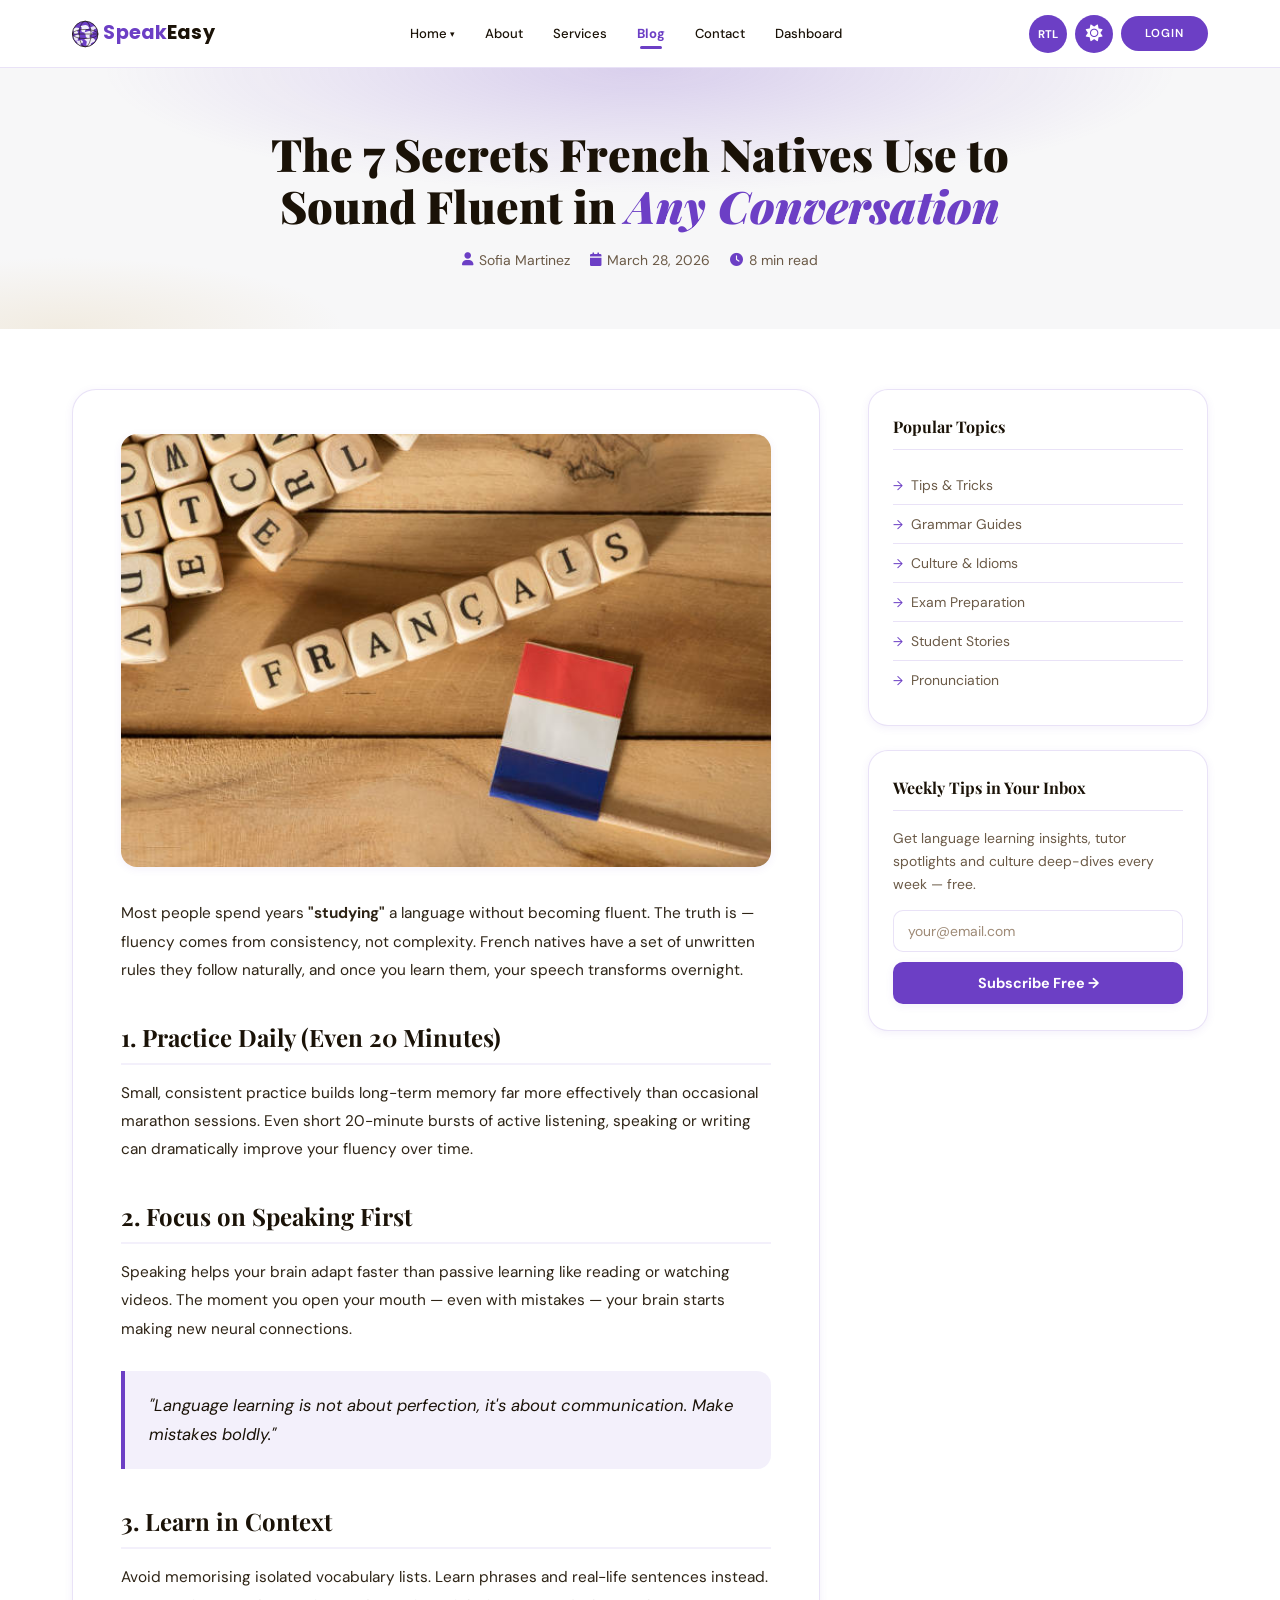
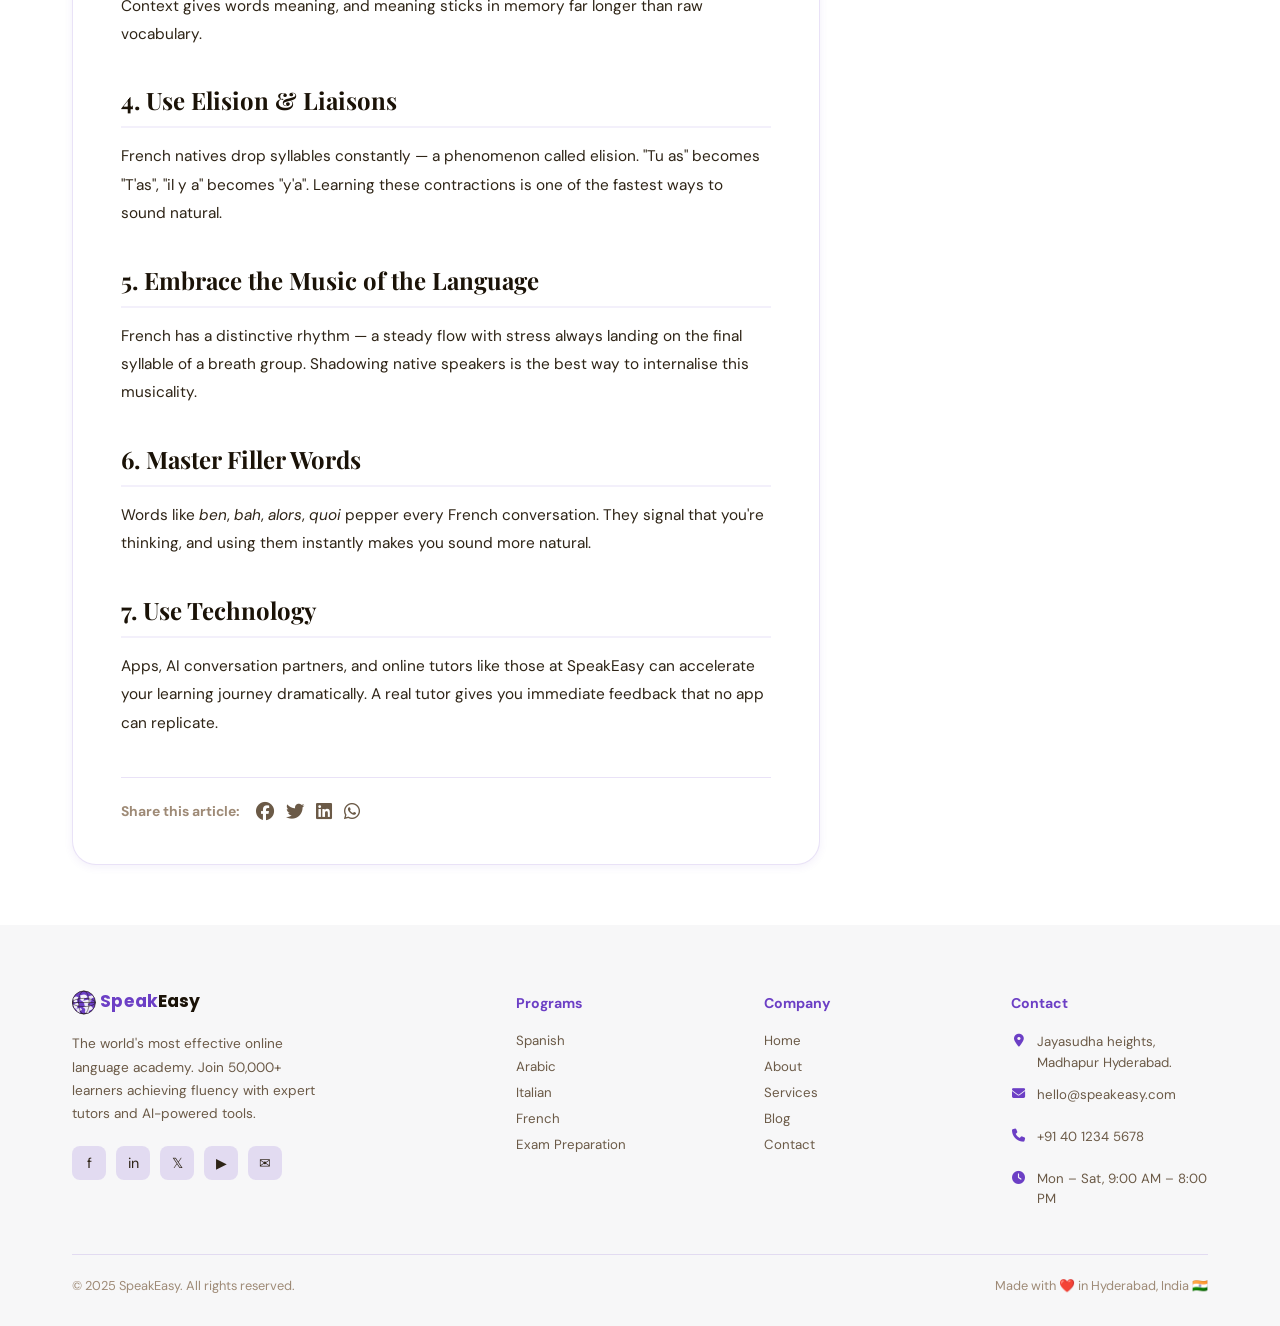
<file: blog-details.html>
<!DOCTYPE html>
<html lang="en">
<head>
<meta charset="UTF-8"/>
<meta name="viewport" content="width=device-width, initial-scale=1.0"/>
<title>Blog Details — SpeakEasy Language Academy</title>
<link rel="preconnect" href="https://fonts.googleapis.com"/>
<link href="https://fonts.googleapis.com/css2?family=Playfair+Display:ital,wght@0,700;0,900;1,700&family=Poppins:wght@400;500;600;700;900&family=DM+Sans:wght@400;500;600;700&family=Space+Mono:wght@400;700&display=swap" rel="stylesheet"/>
<link rel="stylesheet" href="https://cdnjs.cloudflare.com/ajax/libs/font-awesome/6.5.0/css/all.min.css"/>
<link rel="stylesheet" href="css/blog-details.css"/>
<link rel="icon" type="image/svg+xml" href="favicon.svg"/>
<link rel="shortcut icon" href="favicon.svg"/>

</head>
<body>
<nav>
  <a href="index.html" class="logo" aria-label="SpeakEasy Language Academy">
    <svg viewBox="7.2 15.2 329.2 65.6" role="img">
      <title>SpeakEasy Language Academy logo</title>
      <g transform="translate(36,48)">
        <circle cx="0" cy="0" r="28" fill="#6c3fc5"/>
        <clipPath id="navGlobeClip">
          <circle cx="0" cy="0" r="28"/>
        </clipPath>
        <g clip-path="url(#navGlobeClip)">
          <path d="M-24 -12 q5 -4 10 -1 q2 2 -1 4 q-4 2 -1 5 q2 2 -4 4 q-5 1 -5 -4 q1 -4 -3 -4 q-3 -1 4 -4 Z" fill="#ffffff" opacity="0.92"/>
          <path d="M-19 2 q5 -2 7 2 q2 3 -2 4 q-4 1 -2 4 q2 3 -4 3 q-4 0 -4 -4 q1 -3 -2 -4 q-2 -1 7 -5 Z" fill="#ffffff" opacity="0.88"/>
          <path d="M-3 -19 q8 -2 11 4 q2 4 -4 4 q-5 0 -4 4 q1 4 -5 3 q-5 -1 -3 -7 q2 -4 -2 -5 q-3 -1 7 -3 Z" fill="#ffffff" opacity="0.92"/>
          <path d="M6 -6 q7 -2 10 3 q2 3 -3 4 q-5 1 -3 5 q1 4 -5 3 q-5 -1 -4 -6 q1 -4 -4 -5 q-3 -1 9 -4 Z" fill="#ffffff" opacity="0.9"/>
          <path d="M8 8 q9 -2 13 4 q3 4 -4 6 q-6 2 -5 6 q1 4 -5 3 q-6 -1 -4 -7 q2 -5 -4 -7 q-4 -1 9 -5 Z" fill="#ffffff" opacity="0.9"/>
          <path d="M-13 14 q5 -2 8 2 q2 3 -3 4 q-4 1 -2 4 q2 3 -4 2 q-5 -1 -3 -5 q1 -3 -2 -4 q-3 -1 6 -3 Z" fill="#ffffff" opacity="0.85"/>
          <path d="M18 -17 q5 -1 6 3 q1 3 -3 3 q-4 1 -2 4 q1 3 -4 2 q-4 -1 -3 -5 q1 -3 -2 -3 q-2 -1 8 -4 Z" fill="#ffffff" opacity="0.85"/>
        </g>
        <ellipse cx="0" cy="0" rx="28" ry="10" fill="none" stroke="#1a1207" stroke-width="1.2"/>
        <ellipse cx="0" cy="0" rx="13" ry="28" fill="none" stroke="#1a1207" stroke-width="1.2"/>
        <line x1="-28" y1="0" x2="28" y2="0" stroke="#1a1207" stroke-width="1.2"/>
        <circle cx="0" cy="0" r="28" fill="none" stroke="#1a1207" stroke-width="1.6"/>
      </g>
      <text x="76" y="58" font-family="'Poppins', Arial, sans-serif" font-size="42" font-weight="700" letter-spacing="0.3">
        <tspan fill="#6c3fc5">Speak</tspan><tspan class="logo-easy-text" fill="#1a1207">Easy</tspan>
      </text>
    </svg>
  </a>
  <ul class="nav-links">
    <li class="dropdown">
      <a href="index.html"><span class="nav-link-text">Home </span><span class="dropdown-caret">▾</span></a>
      <div class="dropdown-menu">
        <a href="index.html">Home 1</a>
        <a href="home2.html">Home 2</a>
      </div>
    </li>
    <li><a href="about.html"><span class="nav-link-text">About</span></a></li>
    <li><a href="services.html"><span class="nav-link-text">Services</span></a></li>
    <li><a href="blog.html"class="active"><span class="nav-link-text">Blog</span></a></li>
    <li><a href="contact.html"><span class="nav-link-text">Contact</span></a></li>
    <li><a href="admin.html"><span class="nav-link-text">Dashboard</span></a></li>
    <li class="mobile-only-item"><a href="login.html" class="mobile-login-btn">LOGIN</a></li>
  </ul>
  <div class="nav-icons">
    <button class="rtl-toggle" id="rtlToggle" title="Toggle RTL/LTR"><span id="rtlLabel">RTL</span></button>
    <button class="theme-toggle" id="themeToggle" title="Toggle theme"><i class="fa-solid fa-sun" id="themeIcon"></i></button>
    <a href="login.html" class="login-btn desktop-icon">LOGIN</a>
    <div class="hamburger" id="hamburger">
      <span></span><span></span><span></span>
    </div>
  </div>
</nav>

<section class="blog-hero">
  <h1>The 7 Secrets French Natives Use to Sound Fluent in <em>Any Conversation</em></h1>
  <div class="meta">
    <span><i class="fa fa-user"></i> Sofia Martinez</span>
    <span><i class="fa fa-calendar"></i> March 28, 2026</span>
    <span><i class="fa fa-clock"></i> 8 min read</span>
  </div>
 
</section>

<section class="blog-layout">
  <div class="blog-content reveal">
    <img src="Images/blog-french.jpg" alt="Students learning French"/>
    <p>Most people spend years <strong>"studying"</strong> a language without becoming fluent. The truth is — fluency comes from consistency, not complexity. French natives have a set of unwritten rules they follow naturally, and once you learn them, your speech transforms overnight.</p>
    <h2>1. Practice Daily (Even 20 Minutes)</h2>
    <p>Small, consistent practice builds long-term memory far more effectively than occasional marathon sessions. Even short 20-minute bursts of active listening, speaking or writing can dramatically improve your fluency over time.</p>
    <h2>2. Focus on Speaking First</h2>
    <p>Speaking helps your brain adapt faster than passive learning like reading or watching videos. The moment you open your mouth — even with mistakes — your brain starts making new neural connections.</p>
    <blockquote>"Language learning is not about perfection, it's about communication. Make mistakes boldly."</blockquote>
    <h2>3. Learn in Context</h2>
    <p>Avoid memorising isolated vocabulary lists. Learn phrases and real-life sentences instead. Context gives words meaning, and meaning sticks in memory far longer than raw vocabulary.</p>
    <h2>4. Use Elision &amp; Liaisons</h2>
    <p>French natives drop syllables constantly — a phenomenon called elision. "Tu as" becomes "T'as", "il y a" becomes "y'a". Learning these contractions is one of the fastest ways to sound natural.</p>
    <h2>5. Embrace the Music of the Language</h2>
    <p>French has a distinctive rhythm — a steady flow with stress always landing on the final syllable of a breath group. Shadowing native speakers is the best way to internalise this musicality.</p>
    <h2>6. Master Filler Words</h2>
    <p>Words like <em>ben</em>, <em>bah</em>, <em>alors</em>, <em>quoi</em> pepper every French conversation. They signal that you're thinking, and using them instantly makes you sound more natural.</p>
    <h2>7. Use Technology</h2>
    <p>Apps, AI conversation partners, and online tutors like those at SpeakEasy can accelerate your learning journey dramatically. A real tutor gives you immediate feedback that no app can replicate.</p>
    <div class="share">
      <span>Share this article:</span>
      <i class="fab fa-facebook" title="Share on Facebook"></i>
      <i class="fab fa-twitter" title="Share on Twitter"></i>
      <i class="fab fa-linkedin" title="Share on LinkedIn"></i>
      <i class="fab fa-whatsapp" title="Share on WhatsApp"></i>
    </div>
  </div>

  <aside class="sidebar">
    <div class="card reveal">
      <h3> Popular Topics</h3>
      <ul>
        <li>Tips &amp; Tricks</li>
        <li>Grammar Guides</li>
        <li>Culture &amp; Idioms</li>
        <li>Exam Preparation</li>
        <li>Student Stories</li>
        <li>Pronunciation</li>
      </ul>
    </div>
    <div class="card subscribe reveal">
      <h3> Weekly Tips in Your Inbox</h3>
      <p>Get language learning insights, tutor spotlights and culture deep-dives every week — free.</p>
      <input type="email" placeholder="your@email.com"/>
      <button id="subscribeBtn">Subscribe Free →</button>
    </div>
  </aside>
</section>
<!-- FOOTER -->
<footer>
  <div class="footer-grid">
    <div class="footer-brand">
      <a href="index.html" class="logo" aria-label="SpeakEasy Language Academy">
        <svg viewBox="7.2 15.2 329.2 65.6" role="img">
          <title>SpeakEasy Language Academy logo</title>
          <g transform="translate(36,48)">
            <circle cx="0" cy="0" r="28" fill="#6c3fc5"/>
            <clipPath id="footerGlobeClip">
              <circle cx="0" cy="0" r="28"/>
            </clipPath>
            <g clip-path="url(#footerGlobeClip)">
              <path d="M-24 -12 q5 -4 10 -1 q2 2 -1 4 q-4 2 -1 5 q2 2 -4 4 q-5 1 -5 -4 q1 -4 -3 -4 q-3 -1 4 -4 Z" fill="#ffffff" opacity="0.92"/>
              <path d="M-19 2 q5 -2 7 2 q2 3 -2 4 q-4 1 -2 4 q2 3 -4 3 q-4 0 -4 -4 q1 -3 -2 -4 q-2 -1 7 -5 Z" fill="#ffffff" opacity="0.88"/>
              <path d="M-3 -19 q8 -2 11 4 q2 4 -4 4 q-5 0 -4 4 q1 4 -5 3 q-5 -1 -3 -7 q2 -4 -2 -5 q-3 -1 7 -3 Z" fill="#ffffff" opacity="0.92"/>
              <path d="M6 -6 q7 -2 10 3 q2 3 -3 4 q-5 1 -3 5 q1 4 -5 3 q-5 -1 -4 -6 q1 -4 -4 -5 q-3 -1 9 -4 Z" fill="#ffffff" opacity="0.9"/>
              <path d="M8 8 q9 -2 13 4 q3 4 -4 6 q-6 2 -5 6 q1 4 -5 3 q-6 -1 -4 -7 q2 -5 -4 -7 q-4 -1 9 -5 Z" fill="#ffffff" opacity="0.9"/>
              <path d="M-13 14 q5 -2 8 2 q2 3 -3 4 q-4 1 -2 4 q2 3 -4 2 q-5 -1 -3 -5 q1 -3 -2 -4 q-3 -1 6 -3 Z" fill="#ffffff" opacity="0.85"/>
              <path d="M18 -17 q5 -1 6 3 q1 3 -3 3 q-4 1 -2 4 q1 3 -4 2 q-4 -1 -3 -5 q1 -3 -2 -3 q-2 -1 8 -4 Z" fill="#ffffff" opacity="0.85"/>
            </g>
            <ellipse cx="0" cy="0" rx="28" ry="10" fill="none" stroke="#1a1207" stroke-width="1.2"/>
            <ellipse cx="0" cy="0" rx="13" ry="28" fill="none" stroke="#1a1207" stroke-width="1.2"/>
            <line x1="-28" y1="0" x2="28" y2="0" stroke="#1a1207" stroke-width="1.2"/>
            <circle cx="0" cy="0" r="28" fill="none" stroke="#1a1207" stroke-width="1.6"/>
          </g>
          <text x="76" y="58" font-family="'Poppins', Arial, sans-serif" font-size="42" font-weight="700" letter-spacing="0.3">
            <tspan fill="#6c3fc5">Speak</tspan><tspan class="logo-easy-text" fill="#1a1207">Easy</tspan>
          </text>
        </svg>
      </a>
      <p class="footer-desc">The world's most effective online language academy. Join 50,000+ learners achieving fluency with expert tutors and AI-powered tools.</p>
      <div class="social-links">
        <a class="social-btn" href="#">f</a>
        <a class="social-btn" href="#">in</a>
        <a class="social-btn" href="#">𝕏</a>
        <a class="social-btn" href="#">▶</a>
        <a class="social-btn" href="#">✉</a>
      </div>
    </div>
    <div class="footer-col"><h5>Programs</h5><a href="section-details.html">Spanish</a><a href="section-details1.html">Arabic</a><a href="section-details2.html">Italian</a><a href="service-details4.html">French</a><a href="section-details3.html">Exam Preparation</a></div>
    <div class="footer-col"><h5>Company</h5><a href="index.html">Home</a><a href="about.html">About</a><a href="services.html">Services</a><a href="blog.html">Blog</a><a href="contact.html">Contact</a></div>
    <div class="footer-col footer-contact">
      <h5>Contact</h5>
      <div class="footer-contact-item">
        <i class="fa-solid fa-location-dot"></i>
        <span>Jayasudha heights, Madhapur Hyderabad.</span>
      </div>
      <div class="footer-contact-item">
        <i class="fa-solid fa-envelope"></i>
        <a href="mailto:hello@speakeasy.com">hello@speakeasy.com</a>
      </div>
      <div class="footer-contact-item">
        <i class="fa-solid fa-phone"></i>
        <a href="tel:+914012345678">+91 40 1234 5678</a>
      </div>
      <div class="footer-contact-item">
        <i class="fa-solid fa-clock"></i>
        <span>Mon – Sat, 9:00 AM – 8:00 PM</span>
      </div>
    </div>
  </div>
  <div class="footer-bottom">
    <span>© 2025 SpeakEasy. All rights reserved.</span>
    <span>Made with ❤️ in Hyderabad, India 🇮🇳</span>
  </div>
</footer>


<script src="js/blog-details.js"></script>
</body>
</html>
</file>
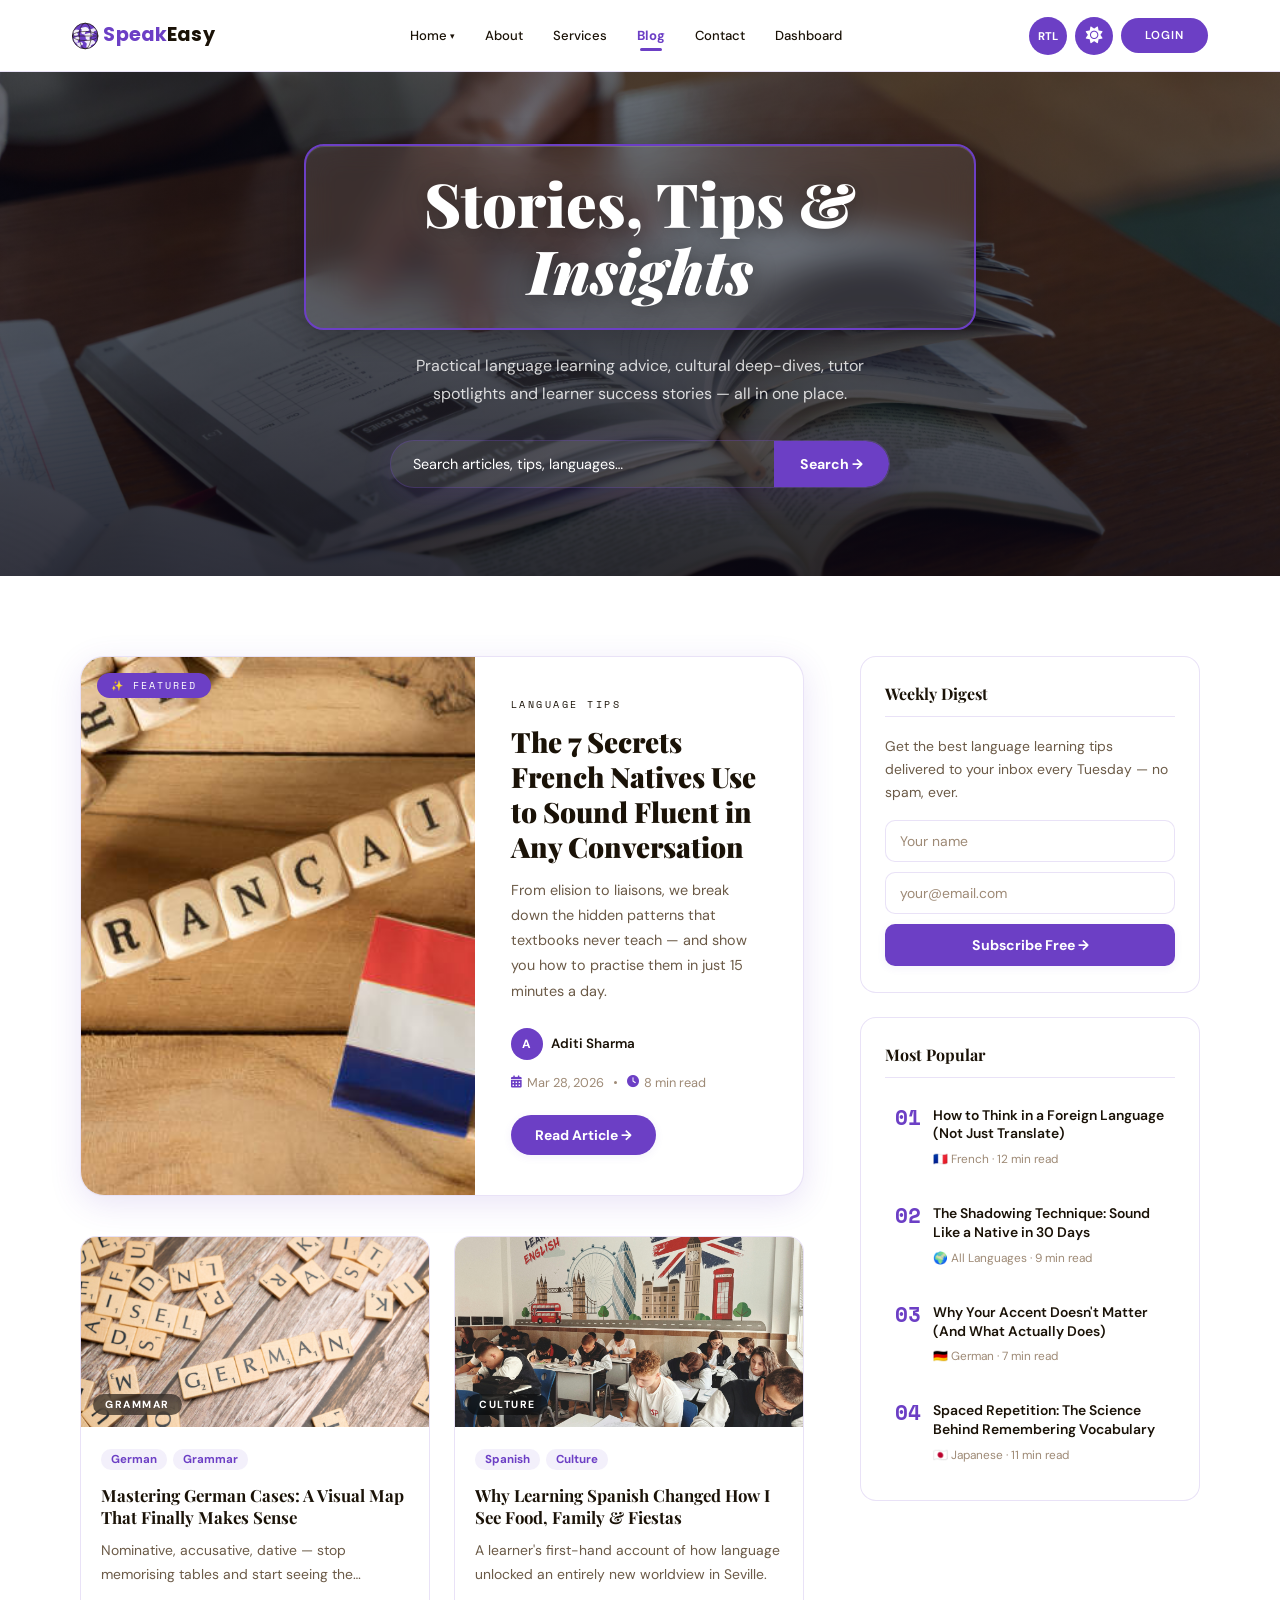
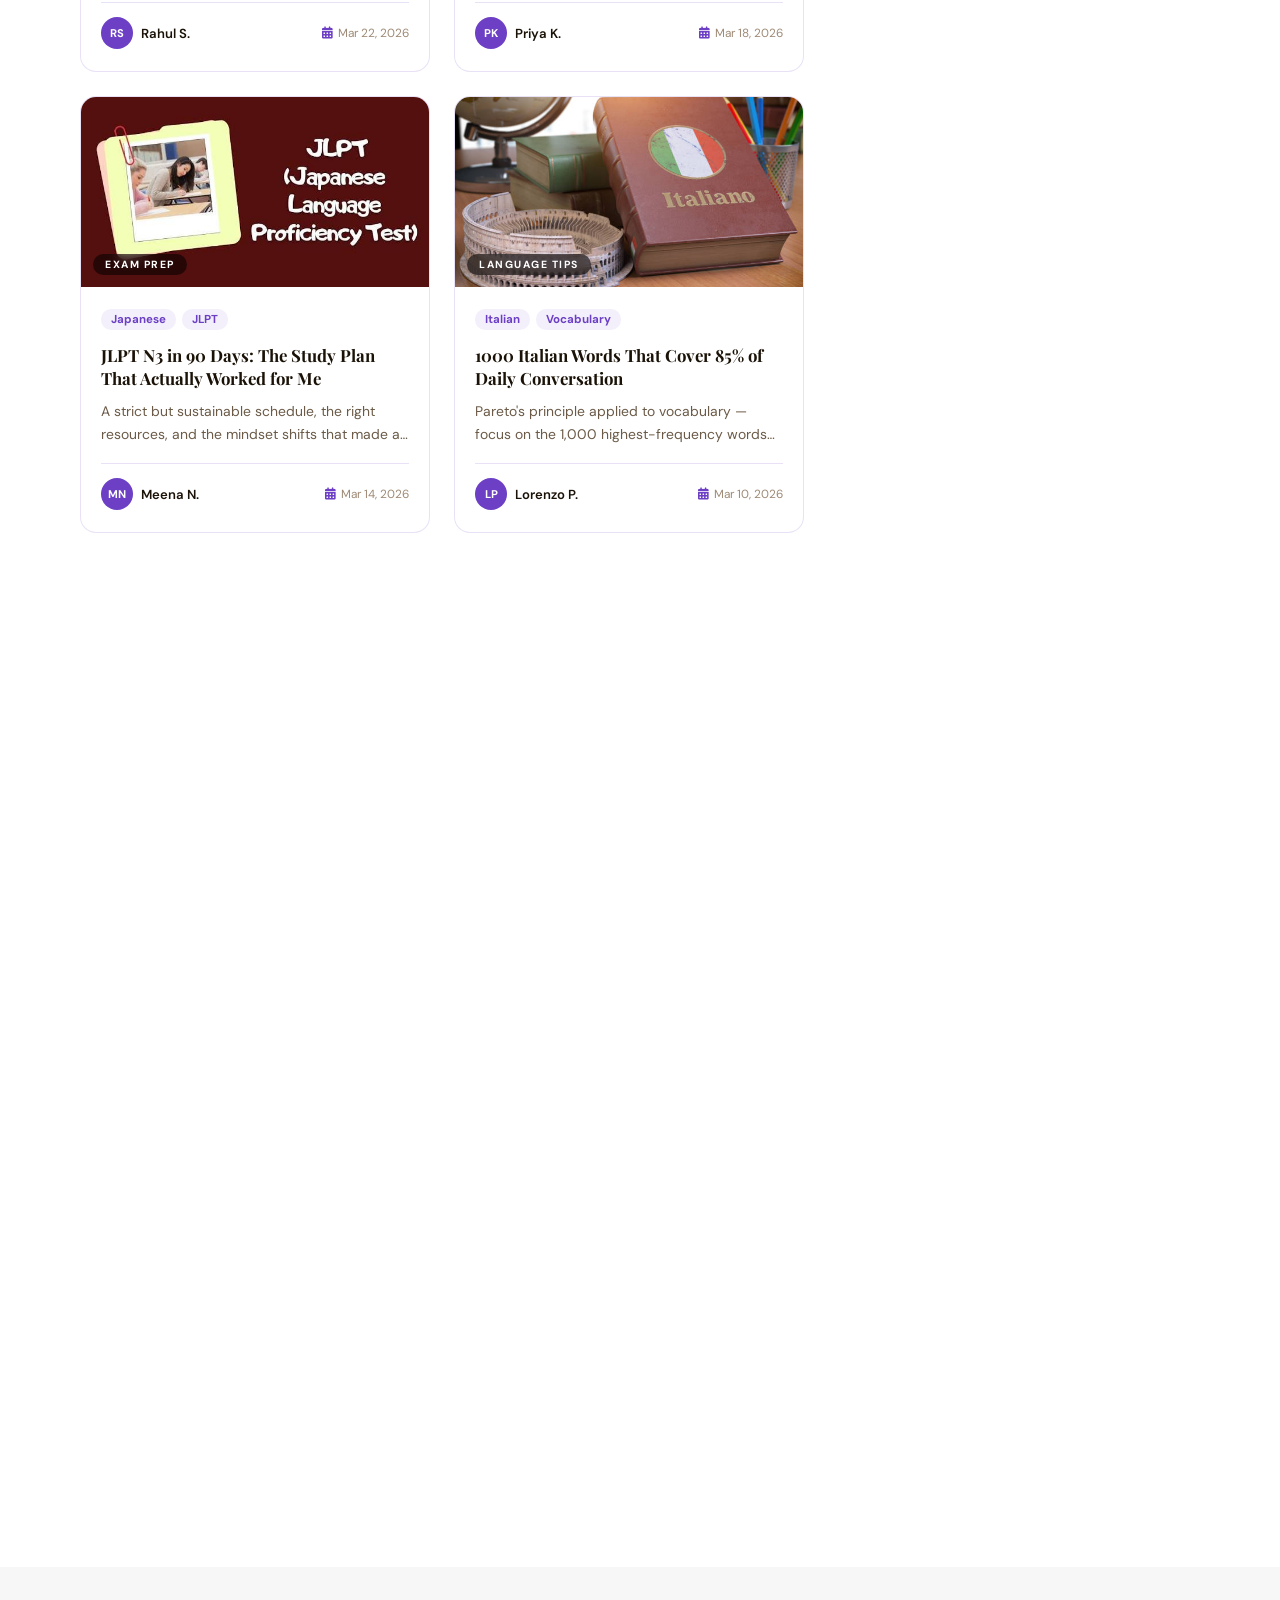
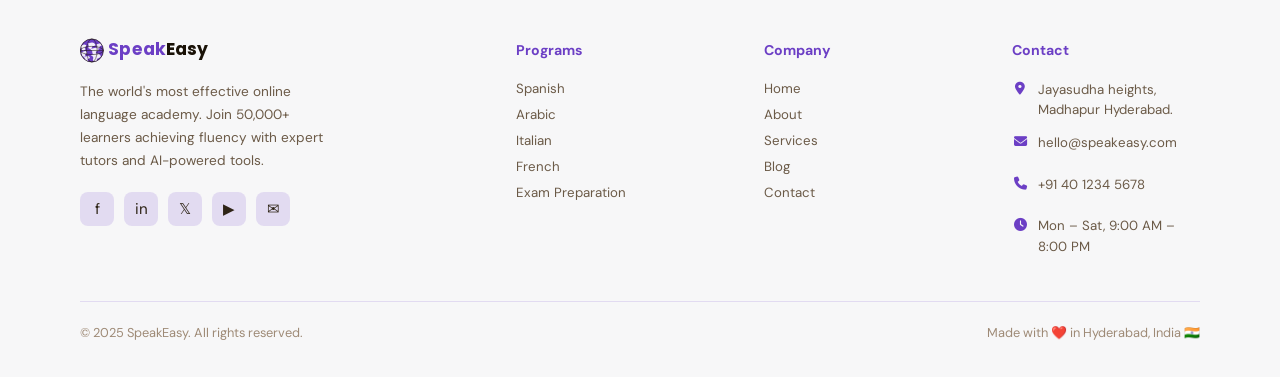
<file: blog.html>
<!DOCTYPE html>
<html lang="en">
<head>
<meta charset="UTF-8"/>
<meta name="viewport" content="width=device-width, initial-scale=1.0"/>
<title>Blog — SpeakEasy Language Academy</title>
<link rel="preconnect" href="https://fonts.googleapis.com"/>
<link rel="preconnect" href="https://fonts.gstatic.com" crossorigin/>
<link href="https://fonts.googleapis.com/css2?family=Playfair+Display:ital,wght@0,700;0,900;1,700&family=DM+Sans:wght@400;500;600;700&family=Poppins:wght@700;900&family=Space+Mono:wght@400;700&display=swap" rel="stylesheet"/>
<link rel="stylesheet" href="https://cdnjs.cloudflare.com/ajax/libs/font-awesome/6.5.0/css/all.min.css"/>
<link rel="stylesheet" href="css/blog.css"/>
<link rel="icon" type="image/svg+xml" href="favicon.svg"/>
<link rel="shortcut icon" href="favicon.svg"/>

</head>
<body>

<nav>
  <a href="index.html" class="logo" aria-label="SpeakEasy Language Academy">
    <svg viewBox="7.2 15.2 329.2 65.6" role="img">
      <title>SpeakEasy Language Academy logo</title>
      <g transform="translate(36,48)">
        <circle cx="0" cy="0" r="28" fill="#6c3fc5"/>
        <clipPath id="navGlobeClip">
          <circle cx="0" cy="0" r="28"/>
        </clipPath>
        <g clip-path="url(#navGlobeClip)">
          <path d="M-24 -12 q5 -4 10 -1 q2 2 -1 4 q-4 2 -1 5 q2 2 -4 4 q-5 1 -5 -4 q1 -4 -3 -4 q-3 -1 4 -4 Z" fill="#ffffff" opacity="0.92"/>
          <path d="M-19 2 q5 -2 7 2 q2 3 -2 4 q-4 1 -2 4 q2 3 -4 3 q-4 0 -4 -4 q1 -3 -2 -4 q-2 -1 7 -5 Z" fill="#ffffff" opacity="0.88"/>
          <path d="M-3 -19 q8 -2 11 4 q2 4 -4 4 q-5 0 -4 4 q1 4 -5 3 q-5 -1 -3 -7 q2 -4 -2 -5 q-3 -1 7 -3 Z" fill="#ffffff" opacity="0.92"/>
          <path d="M6 -6 q7 -2 10 3 q2 3 -3 4 q-5 1 -3 5 q1 4 -5 3 q-5 -1 -4 -6 q1 -4 -4 -5 q-3 -1 9 -4 Z" fill="#ffffff" opacity="0.9"/>
          <path d="M8 8 q9 -2 13 4 q3 4 -4 6 q-6 2 -5 6 q1 4 -5 3 q-6 -1 -4 -7 q2 -5 -4 -7 q-4 -1 9 -5 Z" fill="#ffffff" opacity="0.9"/>
          <path d="M-13 14 q5 -2 8 2 q2 3 -3 4 q-4 1 -2 4 q2 3 -4 2 q-5 -1 -3 -5 q1 -3 -2 -4 q-3 -1 6 -3 Z" fill="#ffffff" opacity="0.85"/>
          <path d="M18 -17 q5 -1 6 3 q1 3 -3 3 q-4 1 -2 4 q1 3 -4 2 q-4 -1 -3 -5 q1 -3 -2 -3 q-2 -1 8 -4 Z" fill="#ffffff" opacity="0.85"/>
        </g>
        <ellipse cx="0" cy="0" rx="28" ry="10" fill="none" stroke="#1a1207" stroke-width="1.2"/>
        <ellipse cx="0" cy="0" rx="13" ry="28" fill="none" stroke="#1a1207" stroke-width="1.2"/>
        <line x1="-28" y1="0" x2="28" y2="0" stroke="#1a1207" stroke-width="1.2"/>
        <circle cx="0" cy="0" r="28" fill="none" stroke="#1a1207" stroke-width="1.6"/>
      </g>
      <text x="76" y="58" font-family="'Poppins', Arial, sans-serif" font-size="42" font-weight="700" letter-spacing="0.3">
        <tspan fill="#6c3fc5">Speak</tspan><tspan class="logo-easy-text" fill="#1a1207">Easy</tspan>
      </text>
    </svg>
  </a>
  <ul class="nav-links">
    <li class="dropdown">
      <a href="index.html"><span class="nav-link-text">Home </span><span class="dropdown-caret">▾</span></a>
      <div class="dropdown-menu">
        <a href="index.html">Home 1</a>
        <a href="home2.html">Home 2</a>
      </div>
    </li>
    <li><a href="about.html"><span class="nav-link-text">About</span></a></li>
    <li><a href="services.html"><span class="nav-link-text">Services</span></a></li>
    <li><a href="blog.html"class="active"><span class="nav-link-text">Blog</span></a></li>
    <li><a href="contact.html"><span class="nav-link-text">Contact</span></a></li>
    <li><a href="admin.html"><span class="nav-link-text">Dashboard</span></a></li>
    <li class="mobile-only-item"><a href="login.html" class="mobile-login-btn">LOGIN</a></li>
  </ul>
  <div class="nav-icons">
    <button class="rtl-toggle" id="rtlToggle" title="Toggle RTL/LTR"><span id="rtlLabel">RTL</span></button>
    <button class="theme-toggle" id="themeToggle" title="Toggle theme"><i class="fa-solid fa-sun" id="themeIcon"></i></button>
    <a href="login.html" class="login-btn desktop-icon">LOGIN</a>
    <div class="hamburger" id="hamburger">
      <span></span><span></span><span></span>
    </div>
  </div>
</nav>
<section class="blog-hero">
  <div class="blog-hero-inner">
    <div class="hero-title-glass">
      <h1>Stories, Tips &amp; <em>Insights</em></h1>
    </div>
    <p>Practical language learning advice, cultural deep-dives, tutor spotlights and learner success stories — all in one place.</p>
    <div class="hero-search">
      <input type="text" placeholder="Search articles, tips, languages…"/>
      <button>Search →</button>
    </div>
  </div>
</section>

<div class="blog-layout">
  <div class="posts-column">

    <article class="featured-post reveal">
      <div class="featured-img"><img src="Images/blog-french.jpg" alt="French language article"/><div class="featured-badge">✨ Featured</div></div>
      <div class="featured-body">
        <div class="post-category">Language Tips</div>
        <h2>The 7 Secrets French Natives Use to Sound Fluent in Any Conversation</h2>
        <p>From elision to liaisons, we break down the hidden patterns that textbooks never teach — and show you how to practise them in just 15 minutes a day.</p>
        <div class="post-meta">
          <div class="post-author"><div class="author-avatar">A</div><span class="author-name">Aditi Sharma</span></div>
          <div class="post-meta-right">
            <span class="post-date"><i class="fa-solid fa-calendar-days"></i> Mar 28, 2026</span>
            <span class="meta-dot"></span>
            <span class="post-read"><i class="fa-solid fa-clock"></i> 8 min read</span>
          </div>
        </div>
        <a class="read-more" href="blog-details.html">Read Article →</a>
      </div>
    </article>

    <div class="posts-grid">
      <article class="post-card reveal">
        <div class="post-thumb"><img src="Images/german grammar.jpg" alt="German Grammar"/><span class="thumb-cat">Grammar</span></div>
        <div class="post-body">
          <div class="post-tags"><span class="tag">German</span><span class="tag">Grammar</span></div>
          <h3>Mastering German Cases: A Visual Map That Finally Makes Sense</h3>
          <p>Nominative, accusative, dative — stop memorising tables and start seeing the patterns.</p>
          <div class="post-footer"><div class="post-author"><div class="author-avatar" style="font-size:.7rem;">RS</div><span class="author-name">Rahul S.</span></div><span class="post-date"><i class="fa-solid fa-calendar-days"></i> Mar 22, 2026</span></div>
        </div>
      </article>
      <article class="post-card reveal">
        <div class="post-thumb"><img src="Images/img-1.jpg" alt="Spanish Culture"/><span class="thumb-cat">Culture</span></div>
        <div class="post-body">
          <div class="post-tags"><span class="tag">Spanish</span><span class="tag">Culture</span></div>
          <h3>Why Learning Spanish Changed How I See Food, Family &amp; Fiestas</h3>
          <p>A learner's first-hand account of how language unlocked an entirely new worldview in Seville.</p>
          <div class="post-footer"><div class="post-author"><div class="author-avatar" style="font-size:.7rem;">PK</div><span class="author-name">Priya K.</span></div><span class="post-date"><i class="fa-solid fa-calendar-days"></i> Mar 18, 2026</span></div>
        </div>
      </article>
      <article class="post-card reveal">
        <div class="post-thumb"><img src="Images/jlpt.jpg" alt="JLPT Exam Prep"/><span class="thumb-cat">Exam Prep</span></div>
        <div class="post-body">
          <div class="post-tags"><span class="tag">Japanese</span><span class="tag">JLPT</span></div>
          <h3>JLPT N3 in 90 Days: The Study Plan That Actually Worked for Me</h3>
          <p>A strict but sustainable schedule, the right resources, and the mindset shifts that made all the difference.</p>
          <div class="post-footer"><div class="post-author"><div class="author-avatar" style="font-size:.7rem;">MN</div><span class="author-name">Meena N.</span></div><span class="post-date"><i class="fa-solid fa-calendar-days"></i> Mar 14, 2026</span></div>
        </div>
      </article>
      <article class="post-card reveal">
        <div class="post-thumb"><img src="Images/italian vocab.jpg" alt="Italian Vocabulary"/><span class="thumb-cat">Language Tips</span></div>
        <div class="post-body">
          <div class="post-tags"><span class="tag">Italian</span><span class="tag">Vocabulary</span></div>
          <h3>1000 Italian Words That Cover 85% of Daily Conversation</h3>
          <p>Pareto's principle applied to vocabulary — focus on the 1,000 highest-frequency words and watch fluency skyrocket.</p>
          <div class="post-footer"><div class="post-author"><div class="author-avatar" style="font-size:.7rem;">LP</div><span class="author-name">Lorenzo P.</span></div><span class="post-date"><i class="fa-solid fa-calendar-days"></i> Mar 10, 2026</span></div>
        </div>
      </article>
      <article class="post-card reveal">
        <div class="post-thumb"><img src="Images/ins-3.jpg" alt="Tutor Sofia"/><span class="thumb-cat">Tutor Spotlight</span></div>
        <div class="post-body">
          <div class="post-tags"><span class="tag">Tutor</span><span class="tag">Spotlight</span></div>
          <h3>Meet Sofia: The Polyglot Who Speaks 7 Languages &amp; Teaches with Joy</h3>
          <p>From Buenos Aires to Hyderabad, Sofia's story is proof that language is the ultimate superpower.</p>
          <div class="post-footer"><div class="post-author"><div class="author-avatar" style="font-size:.7rem;">SE</div><span class="author-name">SpeakEasy</span></div><span class="post-date"><i class="fa-solid fa-calendar-days"></i> Mar 6, 2026</span></div>
        </div>
      </article>
      <article class="post-card reveal">
        <div class="post-thumb"><img src="Images/korean.jpg" alt="Korean TOPIK"/><span class="thumb-cat">Success Story</span></div>
        <div class="post-body">
          <div class="post-tags"><span class="tag">Korean</span><span class="tag">TOPIK</span></div>
          <h3>From Zero to TOPIK II in One Year: Anjali's Remarkable Journey</h3>
          <p>How a software engineer in Hyderabad learned Korean through drama, music and sheer determination.</p>
          <div class="post-footer"><div class="post-author"><div class="author-avatar" style="font-size:.7rem;">AV</div><span class="author-name">Anjali V.</span></div><span class="post-date"><i class="fa-solid fa-calendar-days"></i> Feb 28, 2026</span></div>
        </div>
      </article>
    </div>

    <div class="load-more-wrap reveal">
      <button class="load-more-btn" onclick="loadMore()">Load More Articles ↓</button>
    </div>
  </div>

  <aside class="blog-sidebar">
    <div class="sb-card sb-newsletter reveal">
      <div class="sb-title"> Weekly Digest</div>
      <p>Get the best language learning tips delivered to your inbox every Tuesday — no spam, ever.</p>
      <input class="sb-input" type="text" placeholder="Your name"/>
      <input class="sb-input" type="email" placeholder="your@email.com"/>
      <button class="sb-submit">Subscribe Free →</button>
    </div>
    <div class="sb-card reveal">
      <div class="sb-title">Most Popular</div>
      <div class="popular-list">
        <div class="popular-item"><span class="popular-num">01</span><div class="popular-text"><h4>How to Think in a Foreign Language (Not Just Translate)</h4><span>🇫🇷 French · 12 min read</span></div></div>
        <div class="popular-item"><span class="popular-num">02</span><div class="popular-text"><h4>The Shadowing Technique: Sound Like a Native in 30 Days</h4><span>🌍 All Languages · 9 min read</span></div></div>
        <div class="popular-item"><span class="popular-num">03</span><div class="popular-text"><h4>Why Your Accent Doesn't Matter (And What Actually Does)</h4><span>🇩🇪 German · 7 min read</span></div></div>
        <div class="popular-item"><span class="popular-num">04</span><div class="popular-text"><h4>Spaced Repetition: The Science Behind Remembering Vocabulary</h4><span>🇯🇵 Japanese · 11 min read</span></div></div>
      </div>
    </div>
    <div class="sb-card reveal">
      <div class="sb-title"> Browse by Language</div>
      <div class="lang-list">
        <div class="lang-item"><div class="lang-left"><span class="lang-flag">🇫🇷</span><div><div class="lang-name">French</div><div class="lang-posts">14 articles</div></div></div><span class="lang-arrow">→</span></div>
        <div class="lang-item"><div class="lang-left"><span class="lang-flag">🇩🇪</span><div><div class="lang-name">German</div><div class="lang-posts">11 articles</div></div></div><span class="lang-arrow">→</span></div>
        <div class="lang-item"><div class="lang-left"><span class="lang-flag">🇪🇸</span><div><div class="lang-name">Spanish</div><div class="lang-posts">10 articles</div></div></div><span class="lang-arrow">→</span></div>
        <div class="lang-item"><div class="lang-left"><span class="lang-flag">🇯🇵</span><div><div class="lang-name">Japanese</div><div class="lang-posts">7 articles</div></div></div><span class="lang-arrow">→</span></div>
        <div class="lang-item"><div class="lang-left"><span class="lang-flag">🇮🇹</span><div><div class="lang-name">Italian</div><div class="lang-posts">6 articles</div></div></div><span class="lang-arrow">→</span></div>
      </div>
    </div>
    <div class="sb-card reveal">
      <div class="sb-title"> Popular Tags</div>
      <div class="tag-cloud">
        <span class="tag-pill">Fluency</span><span class="tag-pill">Grammar</span><span class="tag-pill">Vocabulary</span><span class="tag-pill">Beginner</span><span class="tag-pill">JLPT</span><span class="tag-pill">DELF</span><span class="tag-pill">Culture</span><span class="tag-pill">Pronunciation</span><span class="tag-pill">Online</span><span class="tag-pill">Study Tips</span><span class="tag-pill">Accent</span><span class="tag-pill">Memory</span>
      </div>
    </div>
  </aside>
</div>

<section class="blog-cta reveal">
  <div class="cta-ring"></div><div class="cta-ring"></div>
  <h2>Ready to Start Your <em>Language Journey?</em></h2>
  <p>Join 50,000+ learners who found their fluency with SpeakEasy. Your first trial class is on us.</p>
  <div class="cta-btns">
    <a href="contact.html" class="btn btn-white">Book a Free Trial →</a>
    <a href="services.html" class="btn btn-outline-white">Browse All Courses</a>
  </div>
</section>
<!-- FOOTER -->


<footer>
  <div class="footer-grid">
    <div class="footer-brand">
      <a href="index.html" class="logo" aria-label="SpeakEasy Language Academy">
        <svg viewBox="7.2 15.2 329.2 65.6" role="img">
          <title>SpeakEasy Language Academy logo</title>
          <g transform="translate(36,48)">
            <circle cx="0" cy="0" r="28" fill="#6c3fc5"/>
            <clipPath id="footerGlobeClip">
              <circle cx="0" cy="0" r="28"/>
            </clipPath>
            <g clip-path="url(#footerGlobeClip)">
              <path d="M-24 -12 q5 -4 10 -1 q2 2 -1 4 q-4 2 -1 5 q2 2 -4 4 q-5 1 -5 -4 q1 -4 -3 -4 q-3 -1 4 -4 Z" fill="#ffffff" opacity="0.92"/>
              <path d="M-19 2 q5 -2 7 2 q2 3 -2 4 q-4 1 -2 4 q2 3 -4 3 q-4 0 -4 -4 q1 -3 -2 -4 q-2 -1 7 -5 Z" fill="#ffffff" opacity="0.88"/>
              <path d="M-3 -19 q8 -2 11 4 q2 4 -4 4 q-5 0 -4 4 q1 4 -5 3 q-5 -1 -3 -7 q2 -4 -2 -5 q-3 -1 7 -3 Z" fill="#ffffff" opacity="0.92"/>
              <path d="M6 -6 q7 -2 10 3 q2 3 -3 4 q-5 1 -3 5 q1 4 -5 3 q-5 -1 -4 -6 q1 -4 -4 -5 q-3 -1 9 -4 Z" fill="#ffffff" opacity="0.9"/>
              <path d="M8 8 q9 -2 13 4 q3 4 -4 6 q-6 2 -5 6 q1 4 -5 3 q-6 -1 -4 -7 q2 -5 -4 -7 q-4 -1 9 -5 Z" fill="#ffffff" opacity="0.9"/>
              <path d="M-13 14 q5 -2 8 2 q2 3 -3 4 q-4 1 -2 4 q2 3 -4 2 q-5 -1 -3 -5 q1 -3 -2 -4 q-3 -1 6 -3 Z" fill="#ffffff" opacity="0.85"/>
              <path d="M18 -17 q5 -1 6 3 q1 3 -3 3 q-4 1 -2 4 q1 3 -4 2 q-4 -1 -3 -5 q1 -3 -2 -3 q-2 -1 8 -4 Z" fill="#ffffff" opacity="0.85"/>
            </g>
            <ellipse cx="0" cy="0" rx="28" ry="10" fill="none" stroke="#1a1207" stroke-width="1.2"/>
            <ellipse cx="0" cy="0" rx="13" ry="28" fill="none" stroke="#1a1207" stroke-width="1.2"/>
            <line x1="-28" y1="0" x2="28" y2="0" stroke="#1a1207" stroke-width="1.2"/>
            <circle cx="0" cy="0" r="28" fill="none" stroke="#1a1207" stroke-width="1.6"/>
          </g>
          <text x="76" y="58" font-family="'Poppins', Arial, sans-serif" font-size="42" font-weight="700" letter-spacing="0.3">
            <tspan fill="#6c3fc5">Speak</tspan><tspan class="logo-easy-text" fill="#1a1207">Easy</tspan>
          </text>
        </svg>
      </a>
      <p class="footer-desc">The world's most effective online language academy. Join 50,000+ learners achieving fluency with expert tutors and AI-powered tools.</p>
      <div class="social-links">
        <a class="social-btn" href="#">f</a>
        <a class="social-btn" href="#">in</a>
        <a class="social-btn" href="#">𝕏</a>
        <a class="social-btn" href="#">▶</a>
        <a class="social-btn" href="#">✉</a>
      </div>
    </div>
    <div class="footer-col"><h5>Programs</h5><a href="section-details.html">Spanish</a><a href="section-details1.html">Arabic</a><a href="section-details2.html">Italian</a><a href="service-details4.html">French</a><a href="section-details3.html">Exam Preparation</a></div>
    <div class="footer-col"><h5>Company</h5><a href="index.html">Home</a><a href="about.html">About</a><a href="services.html">Services</a><a href="blog.html">Blog</a><a href="contact.html">Contact</a></div>
    <div class="footer-col footer-contact">
      <h5>Contact</h5>
      <div class="footer-contact-item">
        <i class="fa-solid fa-location-dot"></i>
        <span>Jayasudha heights, Madhapur Hyderabad.</span>
      </div>
      <div class="footer-contact-item">
        <i class="fa-solid fa-envelope"></i>
        <a href="mailto:hello@speakeasy.com">hello@speakeasy.com</a>
      </div>
      <div class="footer-contact-item">
        <i class="fa-solid fa-phone"></i>
        <a href="tel:+914012345678">+91 40 1234 5678</a>
      </div>
      <div class="footer-contact-item">
        <i class="fa-solid fa-clock"></i>
        <span>Mon – Sat, 9:00 AM – 8:00 PM</span>
      </div>
    </div>
  </div>
  <div class="footer-bottom">
    <span>© 2025 SpeakEasy. All rights reserved.</span>
    <span>Made with ❤️ in Hyderabad, India 🇮🇳</span>
  </div>
</footer>
<script src="js/blog.js"></script>
</body>
</html>
</file>
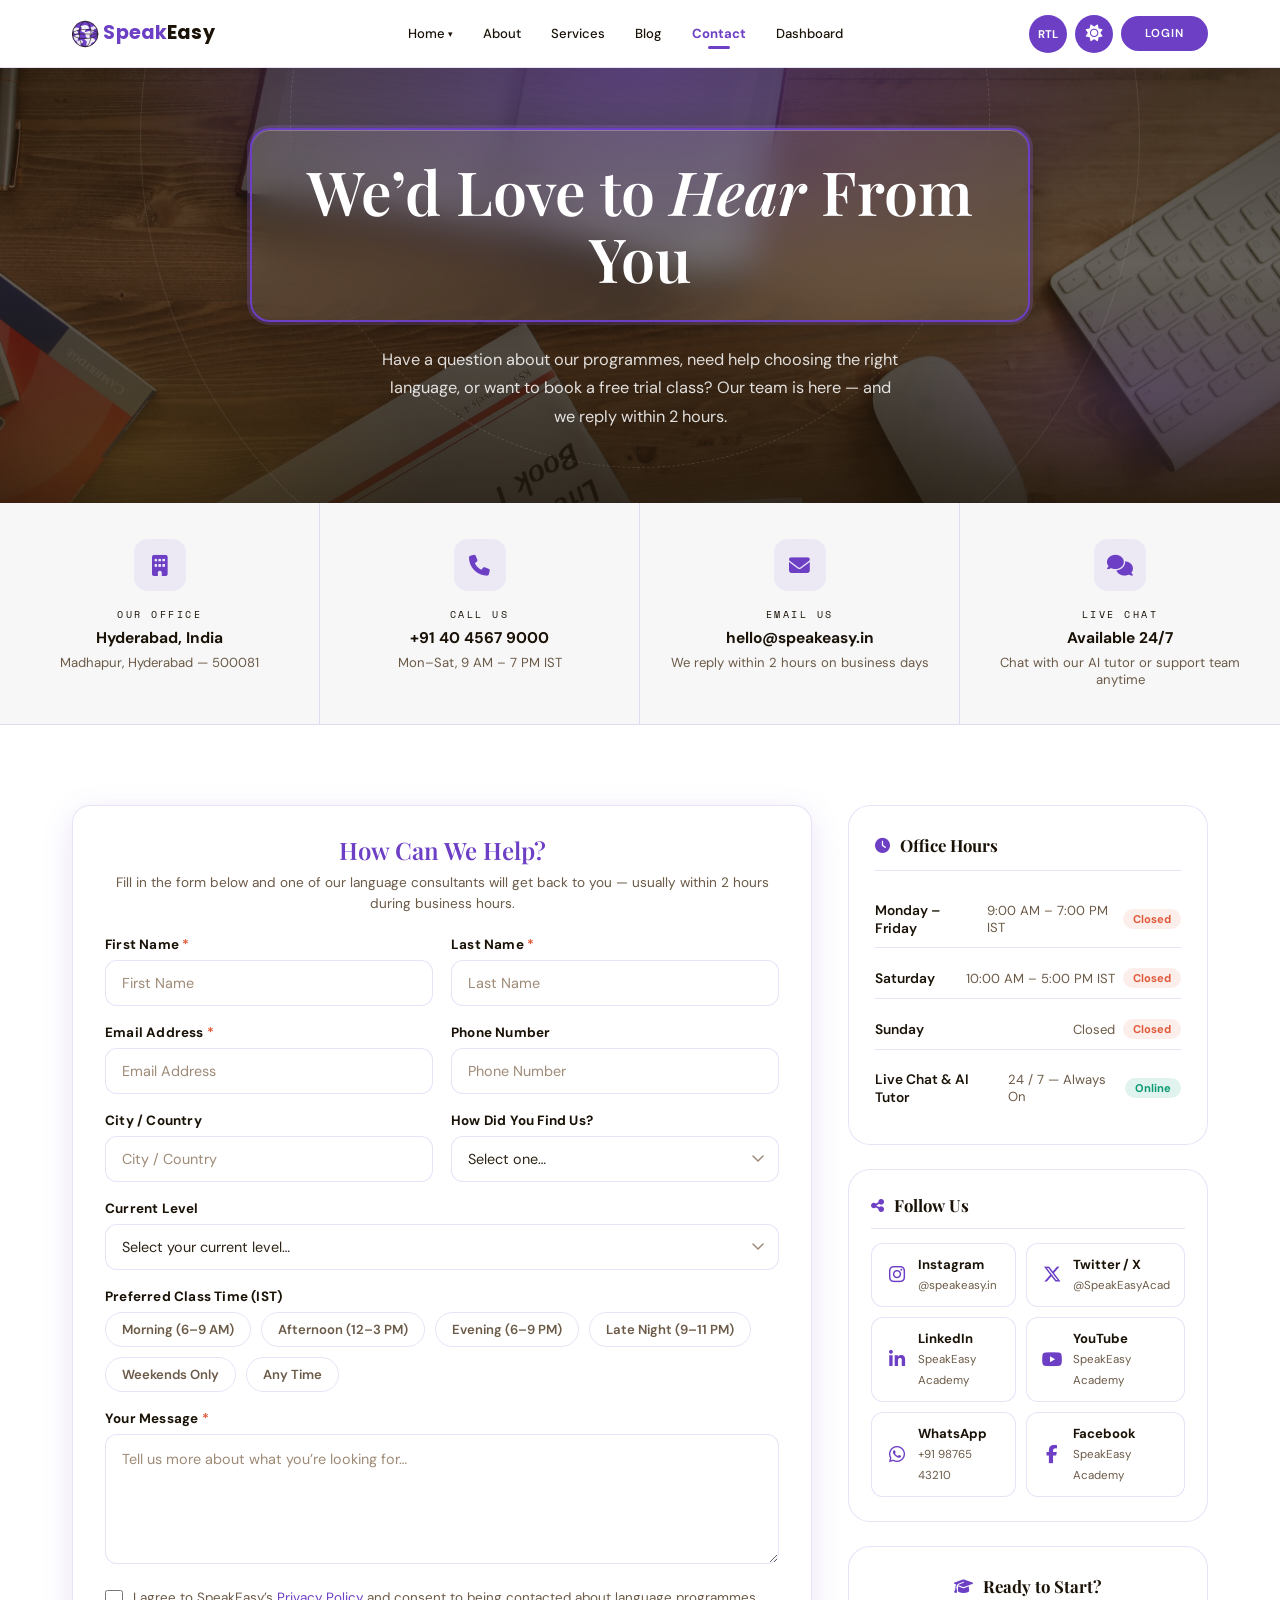
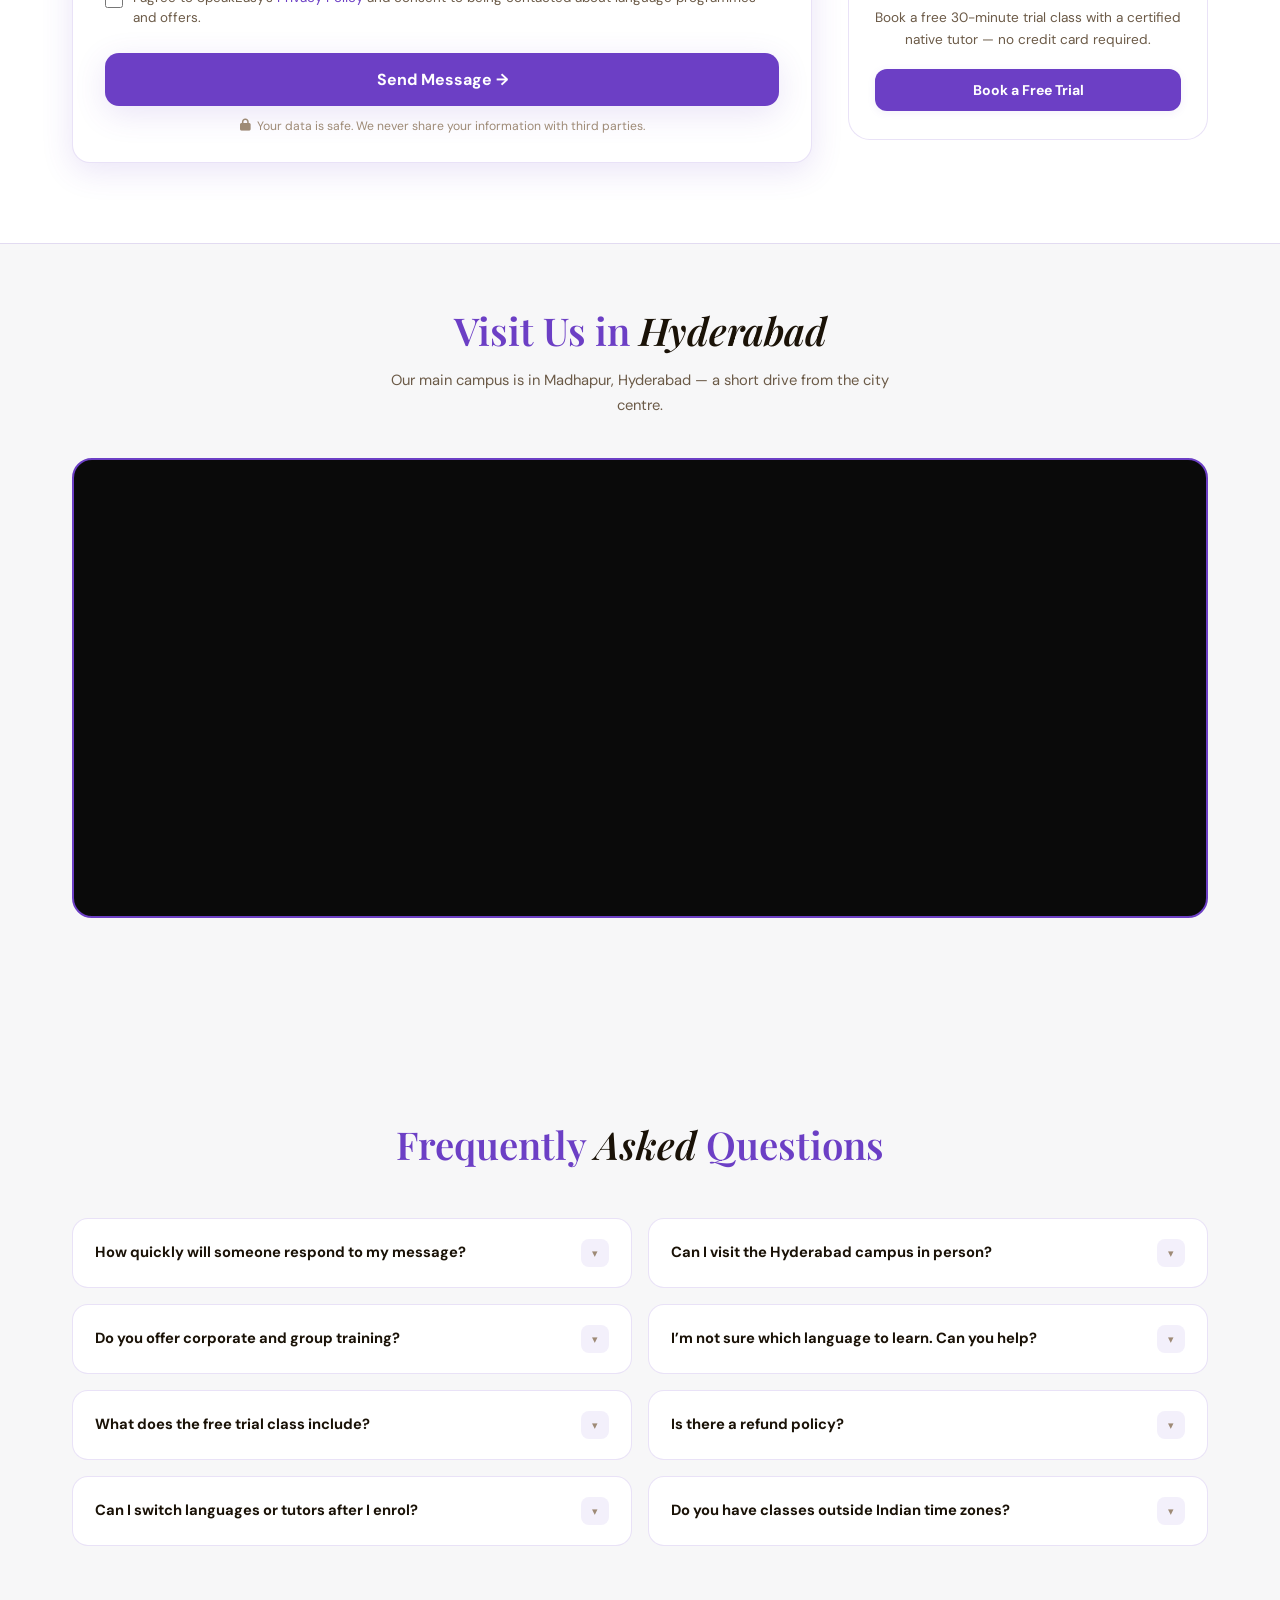
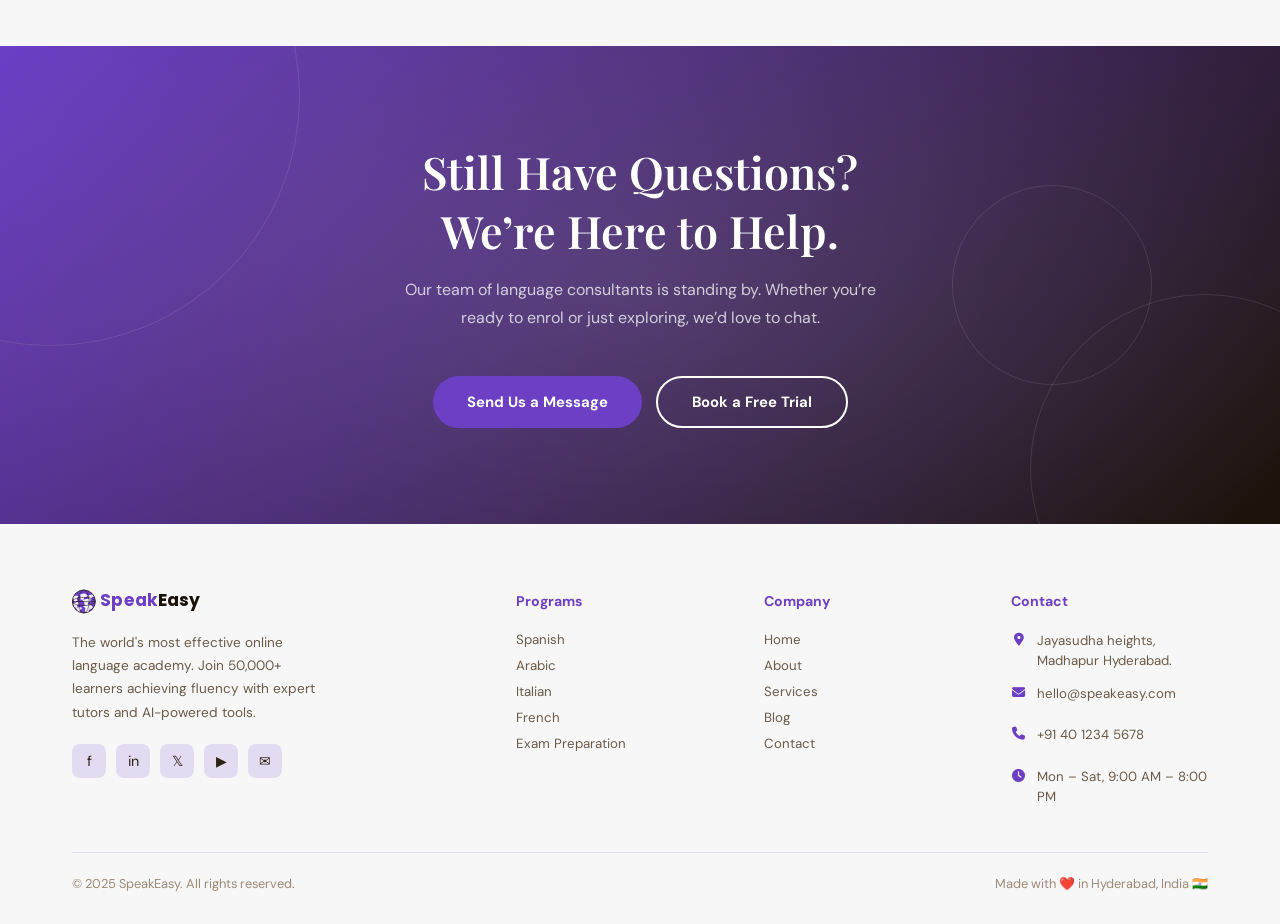
<file: contact.html>
<!DOCTYPE html>
<html lang="en">
<head>
<meta charset="UTF-8"/>
<meta name="viewport" content="width=device-width, initial-scale=1.0"/>
<title>Contact — SpeakEasy</title>
<link rel="preconnect" href="https://fonts.googleapis.com"/>
<link href="https://fonts.googleapis.com/css2?family=Playfair+Display:ital,wght@0,400;0,700;0,900;1,400;1,700&family=DM+Sans:wght@300;400;500;600;700&family=Poppins:wght@700;900&family=Space+Mono:wght@400;700&display=swap" rel="stylesheet"/>
<link rel="stylesheet" href="https://cdnjs.cloudflare.com/ajax/libs/font-awesome/6.5.0/css/all.min.css"/>
<link rel="stylesheet" href="css/contact.css"/>
<link rel="icon" type="image/svg+xml" href="favicon.svg"/>
<link rel="shortcut icon" href="favicon.svg"/>

</head>
<body>
<nav>
  <a href="index.html" class="logo" aria-label="SpeakEasy Language Academy">
    <svg viewBox="7.2 15.2 329.2 65.6" role="img">
      <title>SpeakEasy Language Academy logo</title>
      <g transform="translate(36,48)">
        <circle cx="0" cy="0" r="28" fill="#6c3fc5"/>
        <clipPath id="navGlobeClip">
          <circle cx="0" cy="0" r="28"/>
        </clipPath>
        <g clip-path="url(#navGlobeClip)">
          <path d="M-24 -12 q5 -4 10 -1 q2 2 -1 4 q-4 2 -1 5 q2 2 -4 4 q-5 1 -5 -4 q1 -4 -3 -4 q-3 -1 4 -4 Z" fill="#ffffff" opacity="0.92"/>
          <path d="M-19 2 q5 -2 7 2 q2 3 -2 4 q-4 1 -2 4 q2 3 -4 3 q-4 0 -4 -4 q1 -3 -2 -4 q-2 -1 7 -5 Z" fill="#ffffff" opacity="0.88"/>
          <path d="M-3 -19 q8 -2 11 4 q2 4 -4 4 q-5 0 -4 4 q1 4 -5 3 q-5 -1 -3 -7 q2 -4 -2 -5 q-3 -1 7 -3 Z" fill="#ffffff" opacity="0.92"/>
          <path d="M6 -6 q7 -2 10 3 q2 3 -3 4 q-5 1 -3 5 q1 4 -5 3 q-5 -1 -4 -6 q1 -4 -4 -5 q-3 -1 9 -4 Z" fill="#ffffff" opacity="0.9"/>
          <path d="M8 8 q9 -2 13 4 q3 4 -4 6 q-6 2 -5 6 q1 4 -5 3 q-6 -1 -4 -7 q2 -5 -4 -7 q-4 -1 9 -5 Z" fill="#ffffff" opacity="0.9"/>
          <path d="M-13 14 q5 -2 8 2 q2 3 -3 4 q-4 1 -2 4 q2 3 -4 2 q-5 -1 -3 -5 q1 -3 -2 -4 q-3 -1 6 -3 Z" fill="#ffffff" opacity="0.85"/>
          <path d="M18 -17 q5 -1 6 3 q1 3 -3 3 q-4 1 -2 4 q1 3 -4 2 q-4 -1 -3 -5 q1 -3 -2 -3 q-2 -1 8 -4 Z" fill="#ffffff" opacity="0.85"/>
        </g>
        <ellipse cx="0" cy="0" rx="28" ry="10" fill="none" stroke="#1a1207" stroke-width="1.2"/>
        <ellipse cx="0" cy="0" rx="13" ry="28" fill="none" stroke="#1a1207" stroke-width="1.2"/>
        <line x1="-28" y1="0" x2="28" y2="0" stroke="#1a1207" stroke-width="1.2"/>
        <circle cx="0" cy="0" r="28" fill="none" stroke="#1a1207" stroke-width="1.6"/>
      </g>
      <text x="76" y="58" font-family="'Poppins', Arial, sans-serif" font-size="42" font-weight="700" letter-spacing="0.3">
        <tspan fill="#6c3fc5">Speak</tspan><tspan class="logo-easy-text" fill="#1a1207">Easy</tspan>
      </text>
    </svg>
  </a>
  <ul class="nav-links">
    <li class="dropdown ">
      <a href="index.html"><span class="nav-link-text">Home </span><span class="dropdown-caret">▾</span></a>
      <div class="dropdown-menu">
        <a href="index.html">Home 1</a>
        <a href="home2.html">Home 2</a>
      </div>
    </li>
    <li><a href="about.html"><span class="nav-link-text">About</span></a></li>
    <li><a href="services.html"><span class="nav-link-text">Services</span></a></li>
    <li><a href="blog.html"><span class="nav-link-text">Blog</span></a></li>
    <li><a href="contact.html"class="active"><span class="nav-link-text">Contact</span></a></li>
    <li><a href="admin.html"><span class="nav-link-text">Dashboard</span></a></li>
    <li class="mobile-only-item"><a href="login.html" class="mobile-login-btn">LOGIN</a></li>
  </ul>
  <div class="nav-icons">
    <button class="rtl-toggle" id="rtlToggle" title="Toggle RTL/LTR"><span id="rtlLabel">RTL</span></button>
    <button class="theme-toggle" id="themeToggle" title="Toggle theme"><i class="fa-solid fa-sun" id="themeIcon"></i></button>
    <a href="login.html" class="login-btn desktop-icon">LOGIN</a>
    <div class="hamburger" id="hamburger">
      <span></span><span></span><span></span>
    </div>
  </div>
</nav>

<section class="contact-hero">
  <div class="hero-ring"></div>
  <div class="contact-hero-inner">
    <h1 class="hero-title">We&rsquo;d Love to <em>Hear</em> From You</h1>
    <p class="hero-sub">Have a question about our programmes, need help choosing the right language, or want to book a free trial class? Our team is here &mdash; and we reply within 2 hours.</p>
  </div>
</section>

<div class="info-strip reveal">
  <div class="info-card"><div class="info-icon"><i class="fa-solid fa-building"></i></div><div class="info-label">Our Office</div><div class="info-value">Hyderabad, India</div><div class="info-sub">Madhapur, Hyderabad &mdash; 500081</div></div>
  <div class="info-card"><div class="info-icon"><i class="fa-solid fa-phone"></i></div><div class="info-label">Call Us</div><div class="info-value">+91 40 4567 9000</div><div class="info-sub">Mon&ndash;Sat, 9 AM &ndash; 7 PM IST</div></div>
  <div class="info-card"><div class="info-icon"><i class="fa-solid fa-envelope"></i></div><div class="info-label">Email Us</div><div class="info-value">hello@speakeasy.in</div><div class="info-sub">We reply within 2 hours on business days</div></div>
  <div class="info-card"><div class="info-icon"><i class="fa-solid fa-comments"></i></div><div class="info-label">Live Chat</div><div class="info-value">Available 24/7</div><div class="info-sub">Chat with our AI tutor or support team anytime</div></div>
</div>

<div class="contact-main">
  <div class="form-card reveal">
    <div id="formContent">
      <h2 class="form-title">How Can We Help?</h2>
      <p class="form-subtitle">Fill in the form below and one of our language consultants will get back to you &mdash; usually within 2 hours during business hours.</p>

      <div class="form-grid">
        <div class="form-group"><label class="form-label">First Name <span>*</span></label><input class="form-input" id="fname" type="text" placeholder="First Name"/></div>
        <div class="form-group"><label class="form-label">Last Name <span>*</span></label><input class="form-input" id="lname" type="text" placeholder="Last Name"/></div>
        <div class="form-group"><label class="form-label">Email Address <span>*</span></label><input class="form-input" id="email" type="email" placeholder="Email Address"/></div>
        <div class="form-group"><label class="form-label">Phone Number</label><input class="form-input" id="phone" type="tel" placeholder="Phone Number"/></div>
        <div class="form-group"><label class="form-label">City / Country</label><input class="form-input" id="city" type="text" placeholder="City / Country"/></div>
        <div class="form-group"><label class="form-label">How Did You Find Us?</label><select class="form-input" id="source"><option value="">Select one&hellip;</option><option>Google Search</option><option>Instagram / Facebook</option><option>Friend / Colleague Referral</option><option>YouTube</option><option>LinkedIn</option><option>Other</option></select></div>
      </div>
      <div class="form-group" style="margin-bottom:18px;"><label class="form-label">Current Level</label><select class="form-input" id="level"><option value="">Select your current level&hellip;</option><option>Complete Beginner (A1)</option><option>Elementary (A2)</option><option>Pre-Intermediate (B1)</option><option>Intermediate (B2)</option><option>Upper Intermediate (C1)</option><option>Advanced (C2)</option><option>Not Sure</option></select></div>
      <div class="form-group" style="margin-bottom:18px;">
        <label class="form-label">Preferred Class Time (IST)</label>
        <div class="time-slots">
          <div class="time-slot" onclick="toggleSlot(this)"> Morning (6–9 AM)</div>
          <div class="time-slot" onclick="toggleSlot(this)"> Afternoon (12–3 PM)</div>
          <div class="time-slot" onclick="toggleSlot(this)"> Evening (6–9 PM)</div>
          <div class="time-slot" onclick="toggleSlot(this)"> Late Night (9–11 PM)</div>
          <div class="time-slot" onclick="toggleSlot(this)"> Weekends Only</div>
          <div class="time-slot" onclick="toggleSlot(this)"> Any Time</div>
        </div>
      </div>
      <div class="form-group full" style="margin-bottom:24px;"><label class="form-label">Your Message <span>*</span></label><textarea class="form-input" id="message" placeholder="Tell us more about what you&rsquo;re looking for&hellip;"></textarea></div>
      <label class="form-check" style="margin-bottom:24px;"><input type="checkbox" id="consent"/><span class="form-check-label">I agree to SpeakEasy&rsquo;s <a href="#">Privacy Policy</a> and consent to being contacted about language programmes and offers.</span></label>
      <button class="form-submit" id="submitBtn" onclick="submitForm()"><span id="submitText">Send Message &rarr;</span></button>
      <div class="form-note"><i class="fa-solid fa-lock"></i> Your data is safe. We never share your information with third parties.</div>
    </div>
    <div class="success-msg" id="successMsg">
      <div class="success-icon"><i class="fa-solid fa-check"></i></div>
      <div class="success-title">Message Sent!</div>
      <p class="success-sub">Thank you for reaching out. One of our language consultants will respond within 2 hours during business hours.</p>
      <button class="success-back" onclick="resetForm()"><i class="fa-solid fa-arrow-left"></i> Send Another Message</button>
    </div>
  </div>

  <aside class="contact-sidebar">
    <div class="sidebar-card reveal">
      <div class="sc-title"><i class="fa-solid fa-clock"></i> Office Hours</div>
      <div class="hours-list">
        <div class="hours-row"><span class="hours-day">Monday &ndash; Friday</span><div style="display:flex;align-items:center;"><span class="hours-time">9:00 AM &ndash; 7:00 PM IST</span><span class="hours-badge open" id="weekdayBadge">Open</span></div></div>
        <div class="hours-row"><span class="hours-day">Saturday</span><div style="display:flex;align-items:center;"><span class="hours-time">10:00 AM &ndash; 5:00 PM IST</span><span class="hours-badge open" id="satBadge">Open</span></div></div>
        <div class="hours-row"><span class="hours-day">Sunday</span><div style="display:flex;align-items:center;"><span class="hours-time">Closed</span><span class="hours-badge closed">Closed</span></div></div>
        <div class="hours-row"><span class="hours-day">Live Chat &amp; AI Tutor</span><div style="display:flex;align-items:center;"><span class="hours-time">24 / 7 &mdash; Always On</span><span class="hours-badge open">Online</span></div></div>
      </div>
    </div>
    <div class="sidebar-card reveal">
      <div class="sc-title"><i class="fa-solid fa-share-nodes"></i> Follow Us</div>
      <div class="social-grid">
        <div class="social-card"><span class="sc-emoji"><i class="fa-brands fa-instagram"></i></span><div><span class="sc-name">Instagram</span><span class="sc-handle">@speakeasy.in</span></div></div>
        <div class="social-card"><span class="sc-emoji"><i class="fa-brands fa-x-twitter"></i></span><div><span class="sc-name">Twitter / X</span><span class="sc-handle">@SpeakEasyAcad</span></div></div>
        <div class="social-card"><span class="sc-emoji"><i class="fa-brands fa-linkedin-in"></i></span><div><span class="sc-name">LinkedIn</span><span class="sc-handle">SpeakEasy Academy</span></div></div>
        <div class="social-card"><span class="sc-emoji"><i class="fa-brands fa-youtube"></i></span><div><span class="sc-name">YouTube</span><span class="sc-handle">SpeakEasy Academy</span></div></div>
        <div class="social-card"><span class="sc-emoji"><i class="fa-brands fa-whatsapp"></i></span><div><span class="sc-name">WhatsApp</span><span class="sc-handle">+91 98765 43210</span></div></div>
        <div class="social-card"><span class="sc-emoji"><i class="fa-brands fa-facebook-f"></i></span><div><span class="sc-name">Facebook</span><span class="sc-handle">SpeakEasy Academy</span></div></div>
      </div>
    </div>
    <div class="sidebar-card sidebar-cta reveal">
      <div class="sc-title"><i class="fa-solid fa-graduation-cap"></i> Ready to Start?</div>
      <p>Book a free 30-minute trial class with a certified native tutor — no credit card required.</p>
      <button class="sidebar-cta-btn"><a href="contact.html">Book a Free Trial </a></button>
    </div>
  </aside>
</div>

<section class="map-section">
  <div class="map-header reveal">
    <div class="map-header-left">
      <h2 class="map-title">Visit Us in <em>Hyderabad</em></h2>
      <p class="map-sub">Our main campus is in Madhapur, Hyderabad &mdash; a short drive from the city centre.</p>
    </div>
  </div>
  <div class="map-container">
    <iframe
      class="map-iframe"
      id="mapFrame"
      src="https://www.google.com/maps/embed?pb=!1m18!1m12!1m3!1d3806.1548152441223!2d78.38814727369105!3d17.452302700934727!2m3!1f0!2f0!3f0!3m2!1i1024!2i768!4f13.1!3m3!1m2!1s0x3bcb91641a90ec67%3A0x94396fa04c7a04d3!2sJayasudha%20heights%20building!5e0!3m2!1sen!2ssa!4v1783079173892!5m2!1sen!2ssa"
      style="border:0;"
      allowfullscreen=""
      loading="lazy"
      referrerpolicy="strict-origin-when-cross-origin"
    ></iframe>
    <div class="map-pin-card online" id="onlineCard" style="display:none;"><div class="mpc-label">Online Globally</div><div class="mpc-name">SpeakEasy Online</div><div class="mpc-addr">Available in 80+ countries</div><div class="mpc-dir"><i class="fa-solid fa-globe"></i> Join Online &rarr;</div></div>
  </div>
</section>

<section class="faq-section reveal">
  <h2 class="map-title">Frequently <em>Asked</em> Questions</h2>
  <div class="faq-grid" id="faqGrid">
    <div class="faq-item"><div class="faq-q" onclick="toggleFaq(this)"><span class="faq-text">How quickly will someone respond to my message?</span><div class="faq-chevron">&#9662;</div></div><div class="faq-a">During business hours (Mon&ndash;Fri 9 AM &ndash; 7 PM IST), we typically respond within 2 hours.</div></div>
    <div class="faq-item"><div class="faq-q" onclick="toggleFaq(this)"><span class="faq-text">Can I visit the Hyderabad campus in person?</span><div class="faq-chevron">&#9662;</div></div><div class="faq-a">Absolutely. Our Jubilee Hills campus is open Monday through Saturday.</div></div>
    <div class="faq-item"><div class="faq-q" onclick="toggleFaq(this)"><span class="faq-text">Do you offer corporate and group training?</span><div class="faq-chevron">&#9662;</div></div><div class="faq-a">Yes. Select &ldquo;Corporate Training&rdquo; in the enquiry type above and one of our B2B consultants will reach out within 24 hours.</div></div>
    <div class="faq-item"><div class="faq-q" onclick="toggleFaq(this)"><span class="faq-text">I&rsquo;m not sure which language to learn. Can you help?</span><div class="faq-chevron">&#9662;</div></div><div class="faq-a">Book a free 30-minute consultation call with one of our language advisors.</div></div>
    <div class="faq-item"><div class="faq-q" onclick="toggleFaq(this)"><span class="faq-text">What does the free trial class include?</span><div class="faq-chevron">&#9662;</div></div><div class="faq-a">A 30-minute live session with a certified native tutor — not a pre-recorded demo. No credit card needed.</div></div>
    <div class="faq-item"><div class="faq-q" onclick="toggleFaq(this)"><span class="faq-text">Is there a refund policy?</span><div class="faq-chevron">&#9662;</div></div><div class="faq-a">Yes &mdash; a 7-day money-back guarantee with no questions asked.</div></div>
    <div class="faq-item"><div class="faq-q" onclick="toggleFaq(this)"><span class="faq-text">Can I switch languages or tutors after I enrol?</span><div class="faq-chevron">&#9662;</div></div><div class="faq-a">Yes, with no penalty. If you decide to switch your language track within the first two weeks, we&rsquo;ll transfer your enrolment at no cost.</div></div>
    <div class="faq-item"><div class="faq-q" onclick="toggleFaq(this)"><span class="faq-text">Do you have classes outside Indian time zones?</span><div class="faq-chevron">&#9662;</div></div><div class="faq-a">Yes. We serve students in 80+ countries and offer classes across all major time zones.</div></div>
  </div>
</section>

<section class="cta-section reveal">
  <div class="cta-ring"></div><div class="cta-ring"></div><div class="cta-ring"></div>
  <h2 class="cta-title">Still Have Questions?<br>We&rsquo;re Here to Help.</h2>
  <p class="cta-sub">Our team of language consultants is standing by. Whether you&rsquo;re ready to enrol or just exploring, we&rsquo;d love to chat.</p>
  <div class="cta-btns">
    <a href="#formContent" class="btn btn-white">Send Us a Message</a>
    <a href="#" class="btn btn-outline-white">Book a Free Trial</a>
  </div>
</section>

<!-- FOOTER -->
<footer>
  <div class="footer-grid">
    <div class="footer-brand">
      <a href="index.html" class="logo" aria-label="SpeakEasy Language Academy">
        <svg viewBox="7.2 15.2 329.2 65.6" role="img">
          <title>SpeakEasy Language Academy logo</title>
          <g transform="translate(36,48)">
            <circle cx="0" cy="0" r="28" fill="#6c3fc5"/>
            <clipPath id="footerGlobeClip">
              <circle cx="0" cy="0" r="28"/>
            </clipPath>
            <g clip-path="url(#footerGlobeClip)">
              <path d="M-24 -12 q5 -4 10 -1 q2 2 -1 4 q-4 2 -1 5 q2 2 -4 4 q-5 1 -5 -4 q1 -4 -3 -4 q-3 -1 4 -4 Z" fill="#ffffff" opacity="0.92"/>
              <path d="M-19 2 q5 -2 7 2 q2 3 -2 4 q-4 1 -2 4 q2 3 -4 3 q-4 0 -4 -4 q1 -3 -2 -4 q-2 -1 7 -5 Z" fill="#ffffff" opacity="0.88"/>
              <path d="M-3 -19 q8 -2 11 4 q2 4 -4 4 q-5 0 -4 4 q1 4 -5 3 q-5 -1 -3 -7 q2 -4 -2 -5 q-3 -1 7 -3 Z" fill="#ffffff" opacity="0.92"/>
              <path d="M6 -6 q7 -2 10 3 q2 3 -3 4 q-5 1 -3 5 q1 4 -5 3 q-5 -1 -4 -6 q1 -4 -4 -5 q-3 -1 9 -4 Z" fill="#ffffff" opacity="0.9"/>
              <path d="M8 8 q9 -2 13 4 q3 4 -4 6 q-6 2 -5 6 q1 4 -5 3 q-6 -1 -4 -7 q2 -5 -4 -7 q-4 -1 9 -5 Z" fill="#ffffff" opacity="0.9"/>
              <path d="M-13 14 q5 -2 8 2 q2 3 -3 4 q-4 1 -2 4 q2 3 -4 2 q-5 -1 -3 -5 q1 -3 -2 -4 q-3 -1 6 -3 Z" fill="#ffffff" opacity="0.85"/>
              <path d="M18 -17 q5 -1 6 3 q1 3 -3 3 q-4 1 -2 4 q1 3 -4 2 q-4 -1 -3 -5 q1 -3 -2 -3 q-2 -1 8 -4 Z" fill="#ffffff" opacity="0.85"/>
            </g>
            <ellipse cx="0" cy="0" rx="28" ry="10" fill="none" stroke="#1a1207" stroke-width="1.2"/>
            <ellipse cx="0" cy="0" rx="13" ry="28" fill="none" stroke="#1a1207" stroke-width="1.2"/>
            <line x1="-28" y1="0" x2="28" y2="0" stroke="#1a1207" stroke-width="1.2"/>
            <circle cx="0" cy="0" r="28" fill="none" stroke="#1a1207" stroke-width="1.6"/>
          </g>
          <text x="76" y="58" font-family="'Poppins', Arial, sans-serif" font-size="42" font-weight="700" letter-spacing="0.3">
            <tspan fill="#6c3fc5">Speak</tspan><tspan class="logo-easy-text" fill="#1a1207">Easy</tspan>
          </text>
        </svg>
      </a>
      <p class="footer-desc">The world's most effective online language academy. Join 50,000+ learners achieving fluency with expert tutors and AI-powered tools.</p>
      <div class="social-links">
        <a class="social-btn" href="#">f</a>
        <a class="social-btn" href="#">in</a>
        <a class="social-btn" href="#">𝕏</a>
        <a class="social-btn" href="#">▶</a>
        <a class="social-btn" href="#">✉</a>
      </div>
    </div>
    <div class="footer-col"><h5>Programs</h5><a href="section-details.html">Spanish</a><a href="section-details1.html">Arabic</a><a href="section-details2.html">Italian</a><a href="service-details4.html">French</a><a href="section-details3.html">Exam Preparation</a></div>
    <div class="footer-col"><h5>Company</h5><a href="index.html">Home</a><a href="about.html">About</a><a href="services.html">Services</a><a href="blog.html">Blog</a><a href="contact.html">Contact</a></div>
    <div class="footer-col footer-contact">
      <h5>Contact</h5>
      <div class="footer-contact-item">
        <i class="fa-solid fa-location-dot"></i>
        <span>Jayasudha heights, Madhapur Hyderabad.</span>
      </div>
      <div class="footer-contact-item">
        <i class="fa-solid fa-envelope"></i>
        <a href="mailto:hello@speakeasy.com">hello@speakeasy.com</a>
      </div>
      <div class="footer-contact-item">
        <i class="fa-solid fa-phone"></i>
        <a href="tel:+914012345678">+91 40 1234 5678</a>
      </div>
      <div class="footer-contact-item">
        <i class="fa-solid fa-clock"></i>
        <span>Mon – Sat, 9:00 AM – 8:00 PM</span>
      </div>
    </div>
  </div>
  <div class="footer-bottom">
    <span>© 2025 SpeakEasy. All rights reserved.</span>
    <span>Made with ❤️ in Hyderabad, India 🇮🇳</span>
  </div>
</footer>

<script src="js/contact.js"></script>
</body>
</html>
</file>
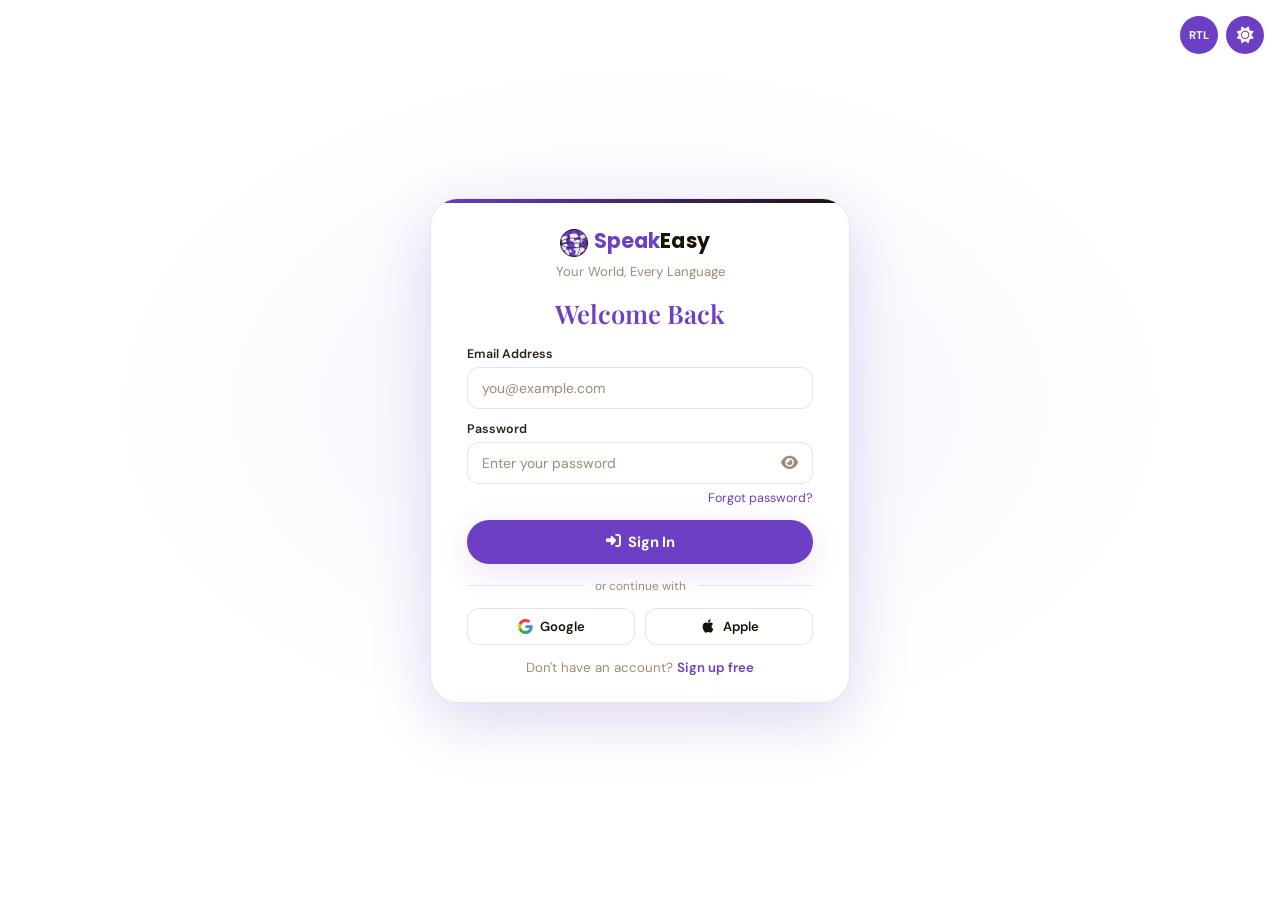
<file: login.html>
<!DOCTYPE html>
<html lang="en">
<head>
<meta charset="UTF-8"/>
<meta name="viewport" content="width=device-width, initial-scale=1.0"/>
<title>Login | SpeakEasy</title>
<link rel="preconnect" href="https://fonts.googleapis.com"/>
<link href="https://fonts.googleapis.com/css2?family=Playfair+Display:ital,wght@0,700;0,900;1,700&family=Poppins:wght@400;500;600;700;900&family=DM+Sans:wght@400;500;600&display=swap" rel="stylesheet"/>
<link rel="stylesheet" href="https://cdnjs.cloudflare.com/ajax/libs/font-awesome/6.5.0/css/all.min.css">
<link rel="icon" type="image/svg+xml" href="favicon.svg"/>
<link rel="shortcut icon" href="favicon.svg"/>

<style>


:root {
  --primary:     #6c3fc5;
  --secondary: #1a1207;
  --accent:      #9b6de8;
  --gradient:    linear-gradient(135deg, #6c3fc5 0%,#1a1207 100%);
  --bg:          #ffffff;
  --bg-section:  #f7f7f8;
  --bg-card:     #ffffff;
  --ink:         #1a1207;
  --text-main:   #2e2416;
  --text-light:  #6b5a47;
  --gray:        #9e8a76;
  --border:      rgba(108,63,197,0.15);
  --border-a:    rgba(108,63,197,0.30);
  --accent-soft: rgba(108,63,197,0.08);
  --shadow-sm:   0 2px 8px rgba(108,63,197,0.08);
  --shadow-md:   0 8px 32px rgba(108,63,197,0.14);
  --shadow-lg:   0 20px 60px rgba(108,63,197,0.2);
}
body.dark {
  --primary:     #6c3fc5;
  --secondary:    #eeeaf8;
  --accent:       #9b6de8;
  --gradient:    linear-gradient(135deg, #7c52d4 0%, #1a1207 100%);
  --bg:          #0a0a0a;
  --bg-section:  #1a1a1a;
  --bg-card:     #222222;
  --ink:         #eeeaf8;
  --text-main:   #ddd8f5;
  --text-light:  #a89fcc;
  --gray:        #7a7499;
  --border:      rgba(155,109,232,0.2);
  --border-a:    rgba(155,109,232,0.40);
  --accent-soft: rgba(155,109,232,0.10);
  --shadow-sm:   0 2px 8px rgba(0,0,0,0.35);
  --shadow-md:   0 8px 32px rgba(0,0,0,0.45);
  --shadow-lg:   0 20px 60px rgba(0,0,0,0.55);
}


*, *::before, *::after {
  margin: 0; padding: 0; box-sizing: border-box;
  animation: none !important;
  animation-duration: 0s !important;
  animation-delay: 0s !important;
  transition: none !important;
}

html, body {
  width: 100%; height: 100%;
  overflow: hidden;
  font-family: 'DM Sans', sans-serif;
  background: var(--bg);
  color: var(--text-main);
}
body[dir="rtl"] { direction: rtl; }
a { text-decoration: none; color: inherit; }


.auth-page {
  width: 100vw;
  height: 100vh;
  overflow: hidden;
  display: flex;
  align-items: center;
  justify-content: center;
  background: var(--bg);
  background-image:
    radial-gradient(ellipse 60% 55% at 50% 45%,
      rgba(108,63,197,0.07) 0%, transparent 70%);
}
body.dark .auth-page {
  background-image:
    radial-gradient(ellipse 60% 55% at 50% 45%,
      rgba(155,109,232,0.10) 0%, transparent 70%);
}


.ctrl-row {
  position: fixed;
  top: 16px; right: 16px;
  display: flex; gap: 8px; z-index: 999;
}
body[dir="rtl"] .ctrl-row { right: auto; left: 16px; }

/* theme + rtl toggles — same shape/behaviour as dashboard.html */
.theme-toggle {
  width:38px; height:38px; min-width:38px; border-radius:50%;
  border:1.5px solid var(--border); background:var(--primary); color:#fff;
  font-size:1.05rem; cursor:pointer; display:flex; align-items:center; justify-content:center;
  padding:0;
}
.theme-toggle:hover { background:var(--gradient); }

.rtl-toggle {
  width:38px; height:38px; min-width:38px; border-radius:50%;
  border:1.5px solid var(--border-a); background:var(--primary); color:#fff;
  font-family:'DM Sans',sans-serif; font-size:.7rem; font-weight:700;
  cursor:pointer; display:flex; align-items:center; justify-content:center;
  padding:0;
}
.rtl-toggle:hover { background:var(--gradient); }
body[dir="rtl"] .rtl-toggle { background:var(--gradient); }


.auth-card {
  width: 100%;
  max-width: 420px;
  background: var(--bg-card);
  border: 1px solid var(--border);
  border-radius: 28px;
  
  padding: 28px 36px 26px;
  box-shadow: var(--shadow-lg);
  position: relative;
 
  overflow: hidden;
}


.auth-card::before {
  content: '';
  position: absolute;
  top: 0; left: 0; right: 0; height: 4px;
  background: var(--gradient);
  border-radius: 28px 28px 0 0;
}


.auth-logo {
  display: flex;
  align-items: center;
  justify-content: center;
  margin-bottom: 4px;
  cursor: pointer;
  text-decoration: none;
}
.auth-logo svg {
  height: 32px;
  width: auto;
  display: block;
  direction: ltr;      /* logo wordmark/icon must never mirror with page RTL */
  unicode-bidi: bidi-override;
}
.auth-logo-easy-text { fill: var(--ink); transition: fill .4s; }
body.dark .auth-logo-easy-text { fill: #ffffff; }


.auth-subtitle {
  text-align: center; color: var(--gray);
  font-size: 0.82rem; margin-bottom: 16px;
}


.auth-title {
  font-family: 'Playfair Display', serif;
  font-size: 1.6rem; font-weight: 600;
  color: var(--primary); text-align: center;
  margin-bottom: 16px;
}
body.dark .auth-title { color: #ffffff; }

.auth-divider {
  display: flex; align-items: center; gap: 12px;
  margin-bottom: 14px;
}
.auth-divider::before, .auth-divider::after {
  content: ''; flex: 1; height: 1px; background: var(--border);
}
.auth-divider span { font-size: 0.74rem; color: var(--gray); white-space: nowrap; }


.auth-field { margin-bottom: 12px; }
.auth-field label {
  display: block; font-size: 0.78rem; font-weight: 600;
  color: var(--text-main); margin-bottom: 5px;
}

.auth-field input {
  width: 100%;
  padding: 11px 14px;
  border: 1.5px solid var(--border);
  border-radius: 12px;
  background: var(--bg); color: var(--text-main);
  font-family: 'DM Sans', sans-serif; font-size: 0.87rem;
  outline: none; box-sizing: border-box;
}
body[dir="rtl"] .auth-field input { text-align: right; }
.auth-field input:focus {
  border-color: var(--primary);
  box-shadow: 0 0 0 3px var(--accent-soft);
}
.auth-field input::placeholder { color: var(--gray); }

.auth-pwd-wrap { position: relative; }
.auth-pwd-wrap input { padding-right: 42px; }
body[dir="rtl"] .auth-pwd-wrap input { padding-right: 14px; padding-left: 42px; }
.auth-pwd-toggle {
  position: absolute; top: 50%; right: 13px; transform: translateY(-50%);
  background: none; border: none; cursor: pointer;
  color: var(--gray); font-size: 0.95rem;
  display: flex; align-items: center; justify-content: center;
  width: 22px; height: 22px; padding: 0;
}
.auth-pwd-toggle:hover { color: var(--primary); }
body[dir="rtl"] .auth-pwd-toggle { right: auto; left: 13px; }


.auth-forgot {
  display: block; text-align: right;
  font-size: 0.78rem; color: var(--primary);
  margin-top: -6px; margin-bottom: 14px; cursor: pointer;
}
body[dir="rtl"] .auth-forgot { text-align: left; }


.auth-btn {
  width: 100%; padding: 12px;
  background: var(--primary); color: #fff;
  border: none; border-radius: 40px;
  font-family: 'DM Sans', sans-serif;
  font-size: 0.92rem; font-weight: 700; cursor: pointer;
  box-shadow: var(--shadow-md);
  display: flex; align-items: center; justify-content: center; gap: 7px;
  margin-bottom: 14px;
}
.auth-btn:hover { opacity: 0.92; }


.auth-social {
  display: grid; grid-template-columns: 1fr 1fr;
  gap: 10px; margin-bottom: 14px;
}
.auth-social-btn {
  display: flex; align-items: center; justify-content: center; gap: 7px;
  padding: 9px 10px;
  border: 1.5px solid var(--border);
  border-radius: 12px;
  background: var(--bg-card);
  color: var(--ink);
  font-family: 'DM Sans', sans-serif;
  font-size: 0.82rem; font-weight: 600; cursor: pointer;
}
.auth-social-btn:hover { border-color: var(--border-a); }
.auth-social-btn.google:hover { border-color: #4285F4; }
.auth-social-btn.apple:hover  { border-color: var(--ink); }
.g-logo { width: 15px; height: 15px; flex-shrink: 0; }


.auth-switch { text-align: center; font-size: 0.83rem; color: var(--gray); }
.auth-switch a { color: var(--primary); font-weight: 600; cursor: pointer; }
body.dark .auth-switch a { color: #fff; }


@media (max-width: 480px) {
  .auth-card    { padding: 24px 18px 20px; border-radius: 20px; }
  .auth-logo svg { height: 27px; }
  .auth-title   { font-size: 1.4rem; }
  .auth-social  { grid-template-columns: 1fr; gap: 8px; }
  .ctrl-row     { top: 12px; right: 12px; gap: 6px; }
  .theme-toggle, .rtl-toggle { width: 36px; height: 36px; font-size: 0.75rem; }
  body[dir="rtl"] .ctrl-row { right: auto; left: 12px; }
}
</style>
</head>
<body>


<div class="ctrl-row">
  <button class="rtl-toggle" id="rtlToggle" onclick="toggleRTL()" title="Toggle RTL/LTR"><span id="rtlLabel">RTL</span></button>
  <button class="theme-toggle" id="themeToggle" onclick="toggleTheme()" title="Toggle theme"><i class="fa-solid fa-sun" id="themeIcon"></i></button>
</div>


<div class="auth-page">
  <div class="auth-card">

    <a href="index.html" class="auth-logo" aria-label="SpeakEasy Language Academy">
      <svg viewBox="7.2 15.2 329.2 65.6" role="img">
        <title>SpeakEasy Language Academy logo</title>
        <g transform="translate(36,48)">
          <circle cx="0" cy="0" r="28" fill="#6c3fc5"/>
          <clipPath id="loginGlobeClip">
            <circle cx="0" cy="0" r="28"/>
          </clipPath>
          <g clip-path="url(#loginGlobeClip)">
            <path d="M-24 -12 q5 -4 10 -1 q2 2 -1 4 q-4 2 -1 5 q2 2 -4 4 q-5 1 -5 -4 q1 -4 -3 -4 q-3 -1 4 -4 Z" fill="#ffffff" opacity="0.92"/>
            <path d="M-19 2 q5 -2 7 2 q2 3 -2 4 q-4 1 -2 4 q2 3 -4 3 q-4 0 -4 -4 q1 -3 -2 -4 q-2 -1 7 -5 Z" fill="#ffffff" opacity="0.88"/>
            <path d="M-3 -19 q8 -2 11 4 q2 4 -4 4 q-5 0 -4 4 q1 4 -5 3 q-5 -1 -3 -7 q2 -4 -2 -5 q-3 -1 7 -3 Z" fill="#ffffff" opacity="0.92"/>
            <path d="M6 -6 q7 -2 10 3 q2 3 -3 4 q-5 1 -3 5 q1 4 -5 3 q-5 -1 -4 -6 q1 -4 -4 -5 q-3 -1 9 -4 Z" fill="#ffffff" opacity="0.9"/>
            <path d="M8 8 q9 -2 13 4 q3 4 -4 6 q-6 2 -5 6 q1 4 -5 3 q-6 -1 -4 -7 q2 -5 -4 -7 q-4 -1 9 -5 Z" fill="#ffffff" opacity="0.9"/>
            <path d="M-13 14 q5 -2 8 2 q2 3 -3 4 q-4 1 -2 4 q2 3 -4 2 q-5 -1 -3 -5 q1 -3 -2 -4 q-3 -1 6 -3 Z" fill="#ffffff" opacity="0.85"/>
            <path d="M18 -17 q5 -1 6 3 q1 3 -3 3 q-4 1 -2 4 q1 3 -4 2 q-4 -1 -3 -5 q1 -3 -2 -3 q-2 -1 8 -4 Z" fill="#ffffff" opacity="0.85"/>
          </g>
          <ellipse cx="0" cy="0" rx="28" ry="10" fill="none" stroke="#1a1207" stroke-width="1.2"/>
          <ellipse cx="0" cy="0" rx="13" ry="28" fill="none" stroke="#1a1207" stroke-width="1.2"/>
          <line x1="-28" y1="0" x2="28" y2="0" stroke="#1a1207" stroke-width="1.2"/>
          <circle cx="0" cy="0" r="28" fill="none" stroke="#1a1207" stroke-width="1.6"/>
        </g>
        <text x="76" y="58" font-family="'Poppins', Arial, sans-serif" font-size="42" font-weight="700" letter-spacing="0.3">
          <tspan fill="#6c3fc5">Speak</tspan><tspan class="auth-logo-easy-text" fill="#1a1207">Easy</tspan>
        </text>
      </svg>
    </a>
    <p class="auth-subtitle">Your World, Every Language</p>

    <h2 class="auth-title">Welcome Back</h2>

    <div class="auth-field">
      <label>Email Address</label>
      <input type="email" placeholder="you@example.com"/>
    </div>

    <div class="auth-field">
      <label>Password</label>
      <div class="auth-pwd-wrap">
        <input type="password" id="loginPassword" placeholder="Enter your password"/>
        <button type="button" class="auth-pwd-toggle" id="loginPwdToggle" onclick="toggleLoginPwd()" aria-label="Show password" title="Show password">
          <i class="fa-solid fa-eye" id="loginPwdIcon"></i>
        </button>
      </div>
    </div>

    <a href="#" class="auth-forgot">Forgot password?</a>

    <button class="auth-btn">
      <i class="fas fa-sign-in-alt"></i> Sign In
    </button>

    <div class="auth-divider"><span>or continue with</span></div>

    <div class="auth-social">

      <button class="auth-social-btn google" onclick="socialLogin('Google')">
        <svg class="g-logo" viewBox="0 0 18 18" xmlns="http://www.w3.org/2000/svg">
          <path d="M17.64 9.2c0-.637-.057-1.251-.164-1.84H9v3.481h4.844c-.209 1.125-.843 2.078-1.796 2.717v2.258h2.908C16.658 14.017 17.64 11.71 17.64 9.2z" fill="#4285F4"/>
          <path d="M9 18c2.43 0 4.467-.806 5.956-2.184l-2.908-2.258c-.806.54-1.837.86-3.048.86-2.344 0-4.328-1.584-5.036-3.711H.957v2.332A8.997 8.997 0 0 0 9 18z" fill="#34A853"/>
          <path d="M3.964 10.707A5.41 5.41 0 0 1 3.682 9c0-.593.102-1.17.282-1.707V4.961H.957A8.996 8.996 0 0 0 0 9c0 1.452.348 2.827.957 4.039l3.007-2.332z" fill="#FBBC05"/>
          <path d="M9 3.58c1.321 0 2.508.454 3.44 1.345l2.582-2.58C13.463.891 11.426 0 9 0A8.997 8.997 0 0 0 .957 4.961L3.964 7.293C4.672 5.163 6.656 3.58 9 3.58z" fill="#EA4335"/>
        </svg>
        Google
      </button>

      <button class="auth-social-btn apple" onclick="socialLogin('Apple')">
        <svg width="16" height="16" viewBox="0 0 24 24" xmlns="http://www.w3.org/2000/svg" style="flex-shrink:0;" aria-hidden="true" fill="currentColor">
          <path d="M18.71 19.5c-.83 1.24-1.71 2.45-3.05 2.47-1.34.03-1.77-.79-3.29-.79-1.53 0-2 .77-3.27.82-1.31.05-2.3-1.32-3.14-2.53C4.25 17 2.94 12.45 4.7 9.39c.87-1.52 2.43-2.48 4.12-2.51 1.28-.02 2.5.87 3.29.87.78 0 2.26-1.07 3.8-.91.65.03 2.47.26 3.64 1.98-.09.06-2.17 1.28-2.15 3.81.03 3.02 2.65 4.03 2.68 4.04-.03.07-.42 1.44-1.38 2.83M13 3.5c.73-.83 1.94-1.46 2.94-1.5.13 1.17-.34 2.35-1.04 3.19-.69.85-1.83 1.51-2.95 1.42-.15-1.15.41-2.35 1.05-3.11z"/>
        </svg>
        Apple
      </button>
    </div>

    <p class="auth-switch">
      Don't have an account? <a href="signup.html">Sign up free</a>
    </p>

  </div>
</div>

<script>
/* ── THEME ── (same pattern as dashboard.html) */
let dark = false;
function applyTheme(d) {
  const icon = document.getElementById('themeIcon');
  document.body.classList.toggle('dark', d);
  if (icon) icon.className = d ? 'fa-solid fa-moon' : 'fa-solid fa-sun';
}
function toggleTheme() {
  dark = !dark;
  applyTheme(dark);
  try { localStorage.setItem('speakeasy-theme', dark ? 'dark' : 'light'); } catch(e) {}
}
(function() {
  let s = null;
  try { s = localStorage.getItem('speakeasy-theme'); } catch(e) {}
  if (!s) s = window.matchMedia('(prefers-color-scheme: dark)').matches ? 'dark' : 'light';
  dark = s === 'dark';
  applyTheme(dark);
})();

/* ── RTL ── (same pattern as dashboard.html) */
let rtlOn = false;
function toggleRTL() {
  rtlOn = !rtlOn;
  document.documentElement.dir = rtlOn ? 'rtl' : 'ltr';
  document.body.setAttribute('dir', rtlOn ? 'rtl' : 'ltr');
  const lbl = document.getElementById('rtlLabel');
  if (lbl) lbl.textContent = rtlOn ? 'LTR' : 'RTL';
  try { localStorage.setItem('speakeasy-rtl', rtlOn ? 'rtl' : 'ltr'); } catch(e) {}
}
(function() {
  let r = null;
  try { r = localStorage.getItem('speakeasy-rtl'); } catch(e) {}
  if (r === 'rtl') {
    rtlOn = true;
    document.documentElement.dir = 'rtl';
    document.body.setAttribute('dir', 'rtl');
    const lbl = document.getElementById('rtlLabel');
    if (lbl) lbl.textContent = 'LTR';
  }
})();

window.socialLogin = function (provider) {
  alert('Redirecting to ' + provider + ' OAuth…\n(Wire up your handler here.)');
};

/* ── PASSWORD VISIBILITY TOGGLE ── */
function toggleLoginPwd() {
  const input = document.getElementById('loginPassword');
  const icon = document.getElementById('loginPwdIcon');
  const btn = document.getElementById('loginPwdToggle');
  const isHidden = input.type === 'password';
  input.type = isHidden ? 'text' : 'password';
  if (icon) icon.className = isHidden ? 'fa-solid fa-eye-slash' : 'fa-solid fa-eye';
  if (btn) {
    btn.setAttribute('aria-label', isHidden ? 'Hide password' : 'Show password');
    btn.setAttribute('title', isHidden ? 'Hide password' : 'Show password');
  }
}
</script>
</body>
</html>
</file>
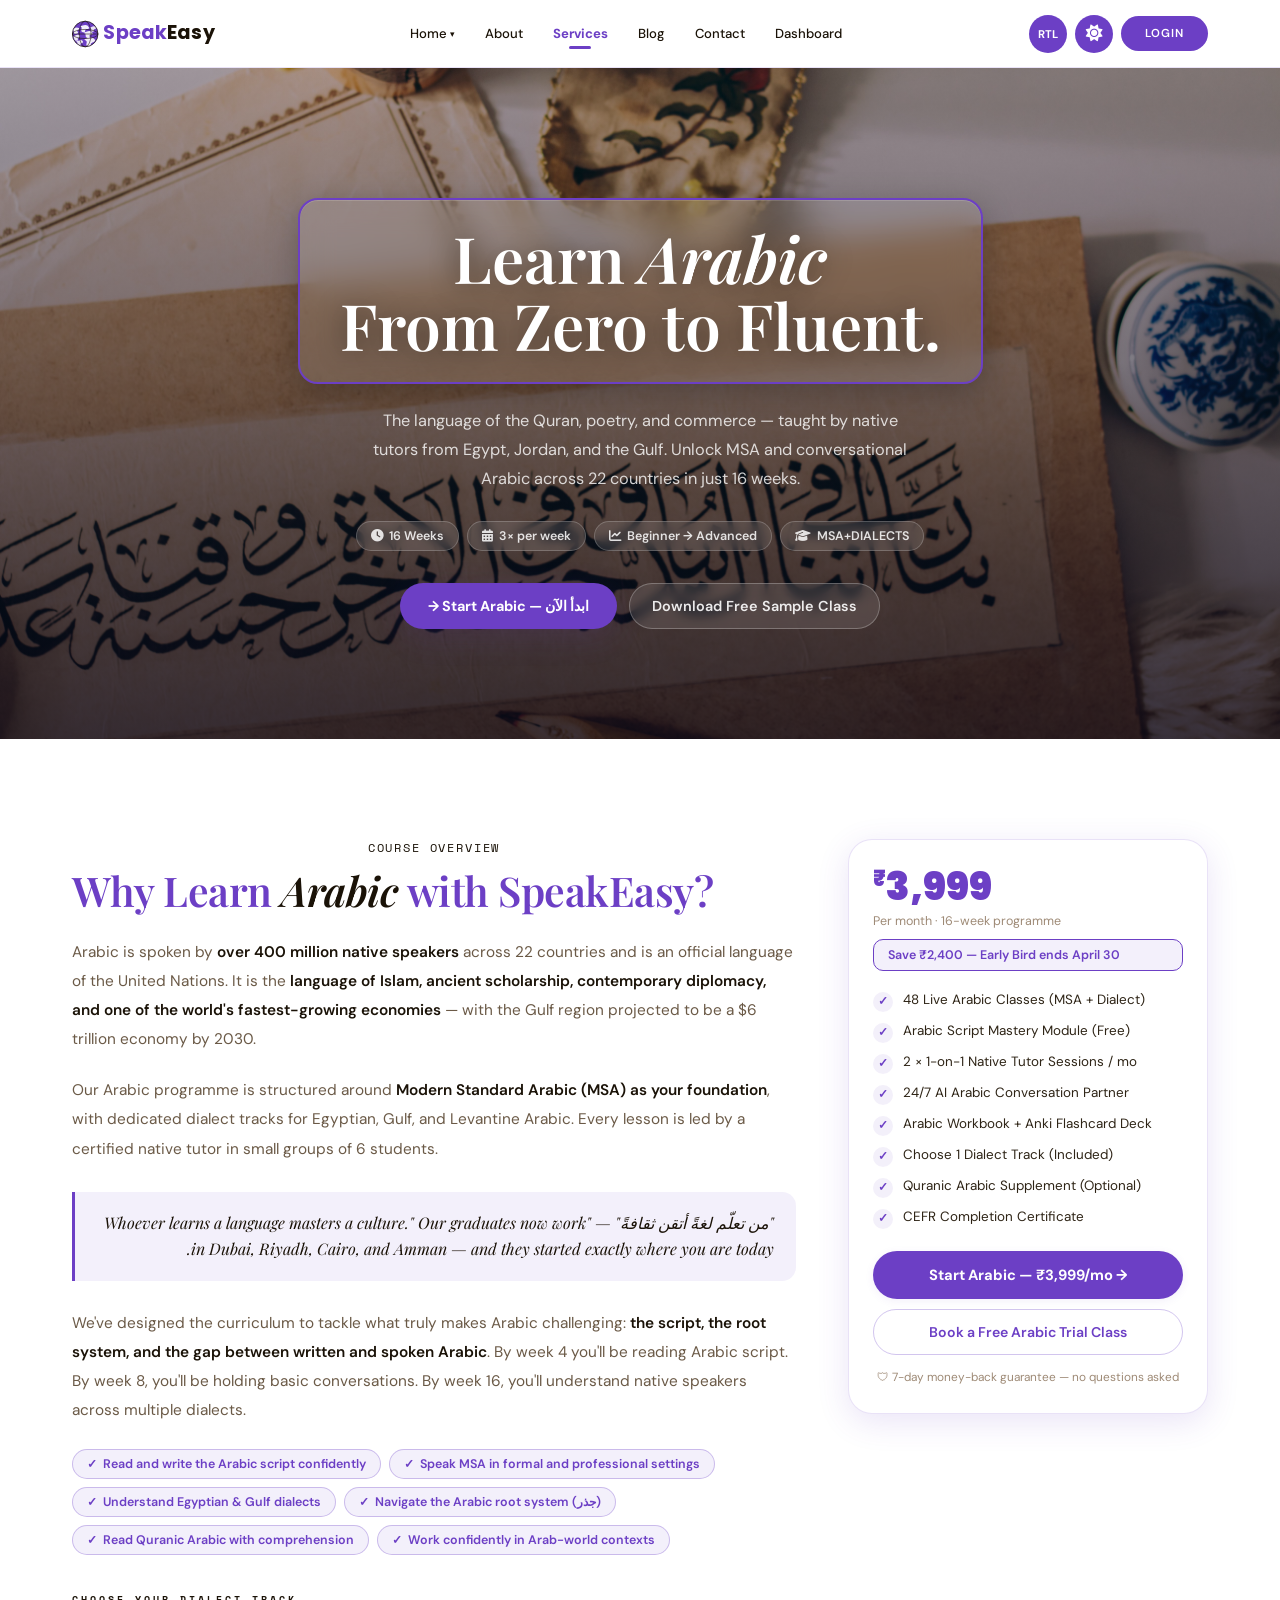
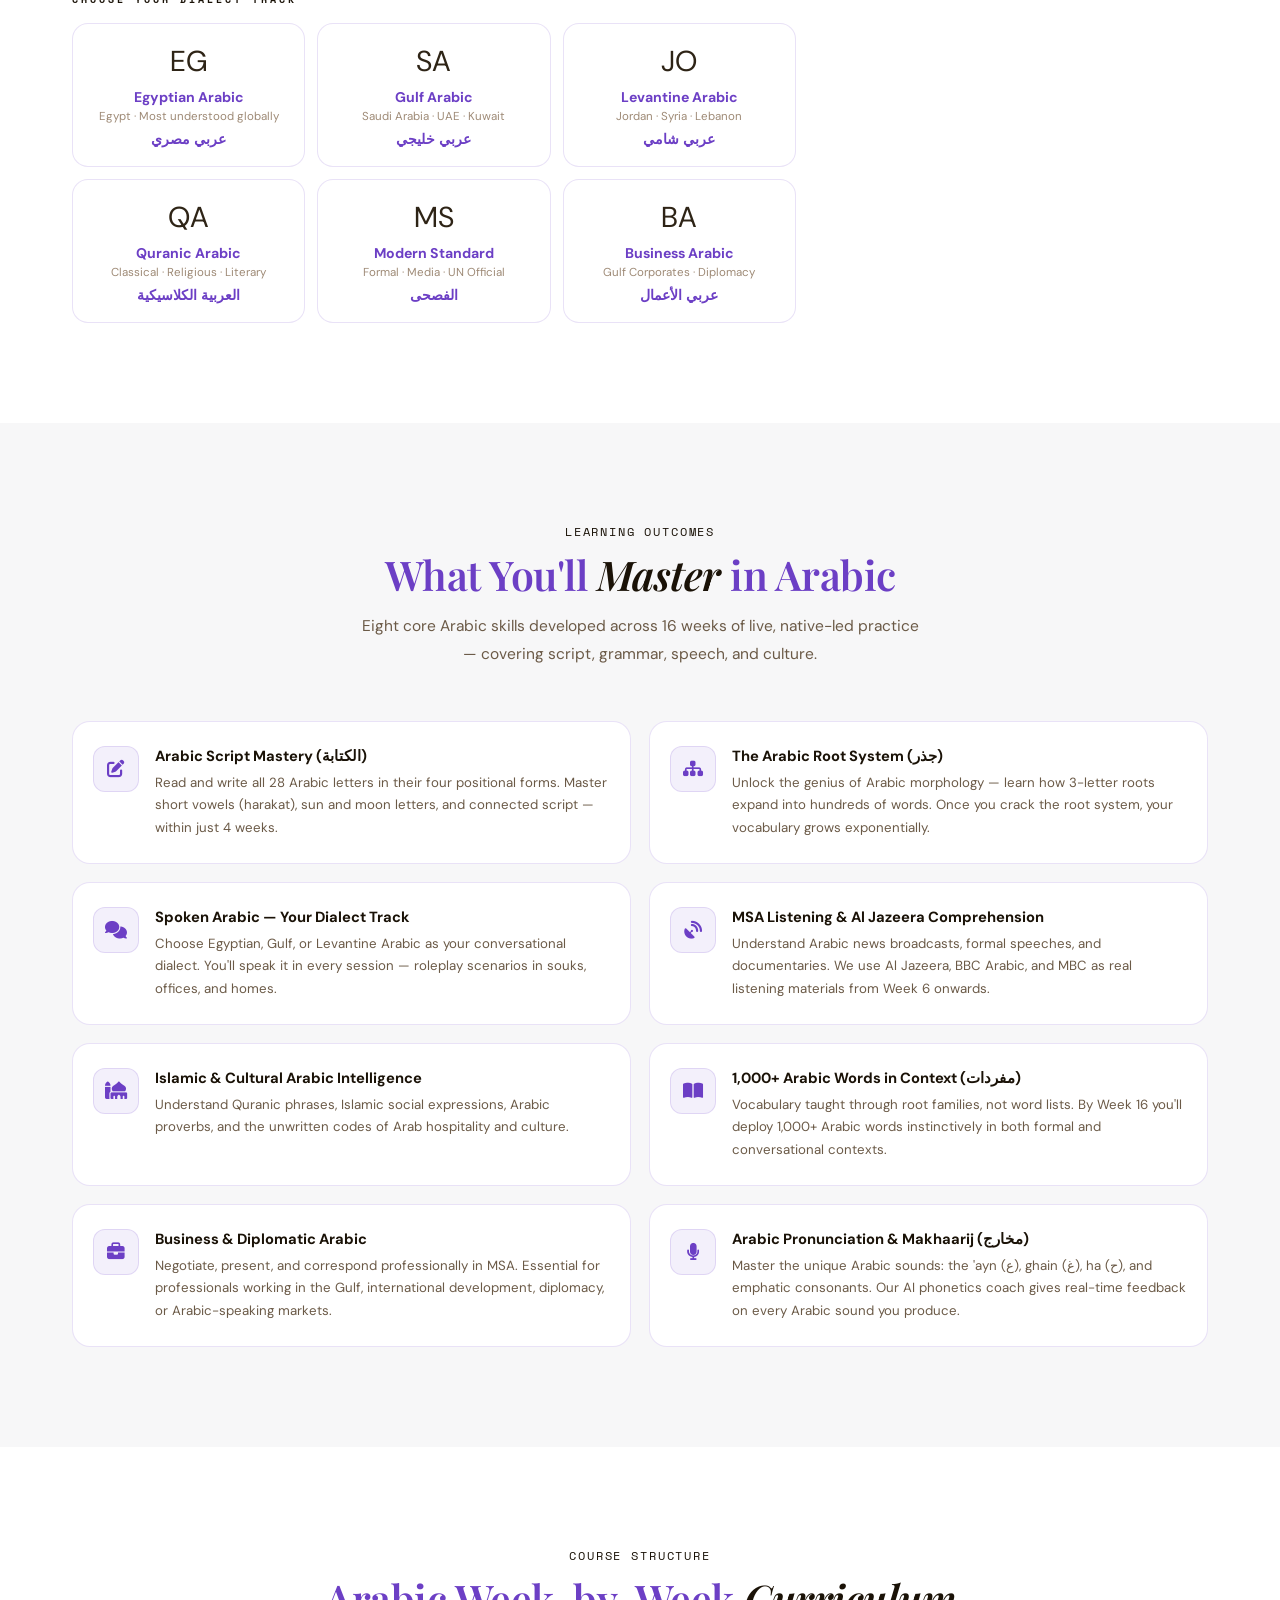
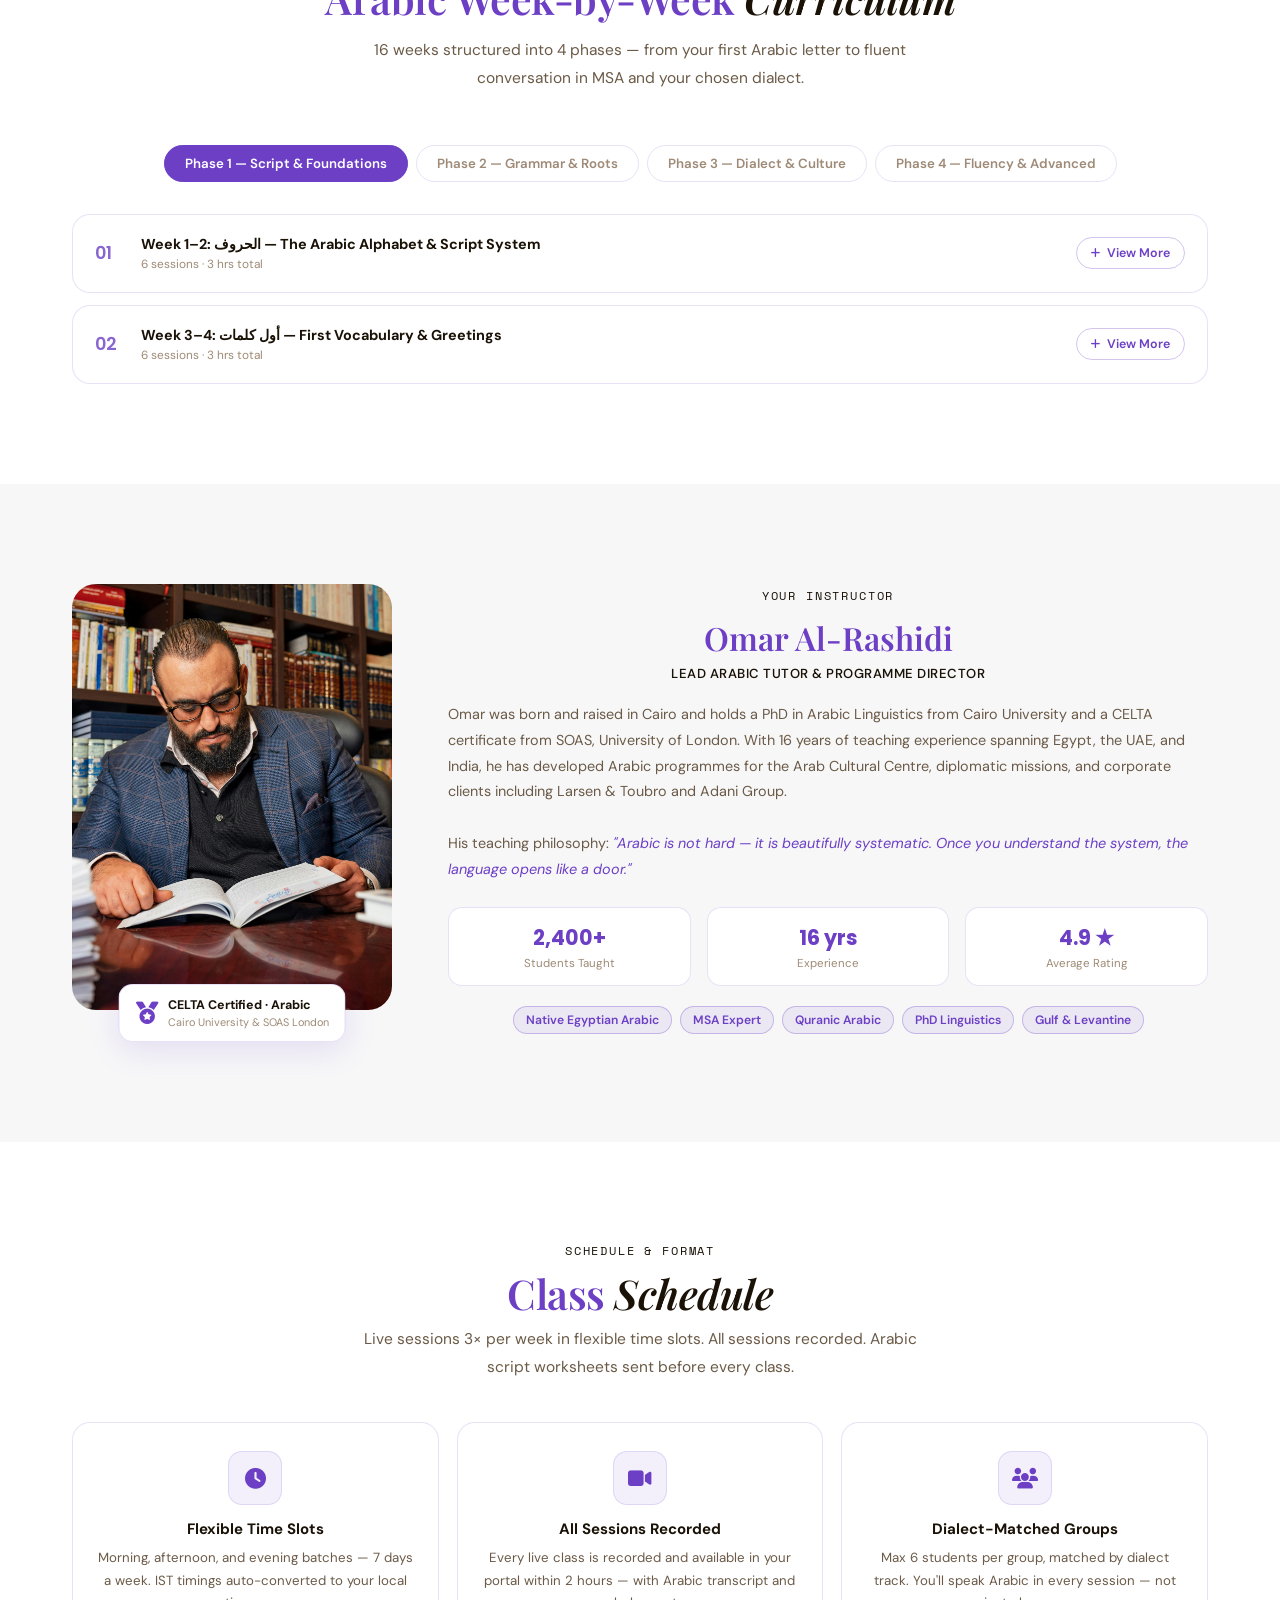
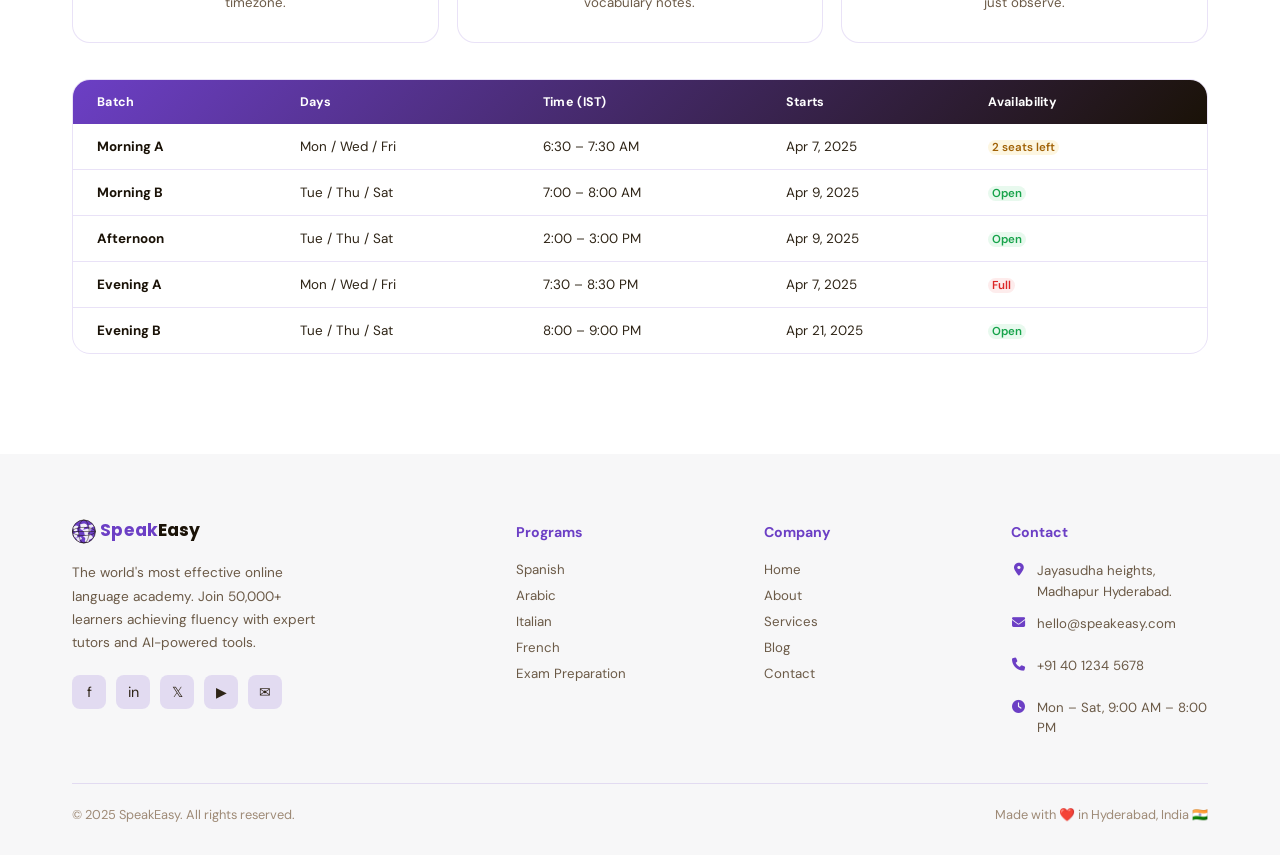
<file: service-details1.html>
<!DOCTYPE html>
<html lang="en">
<head>
<meta charset="UTF-8"/>
<meta name="viewport" content="width=device-width, initial-scale=1.0"/>
<title>Arabic — SpeakEasy Language Academy</title>
<link rel="preconnect" href="https://fonts.googleapis.com"/>
<link href="https://fonts.googleapis.com/css2?family=Playfair+Display:ital,wght@0,700;0,900;1,700&family=Poppins:wght@400;500;600;700;900&family=DM+Sans:wght@400;500;600;700&family=Space+Mono:wght@400;700&display=swap" rel="stylesheet"/>
<link rel="stylesheet" href="https://cdnjs.cloudflare.com/ajax/libs/font-awesome/6.5.0/css/all.min.css"/>
<link rel="stylesheet" href="css/service-details1.css"/>
<link rel="icon" type="image/svg+xml" href="favicon.svg"/>
<link rel="shortcut icon" href="favicon.svg"/>
</head>
<body>
<nav>
  <a href="index.html" class="logo" aria-label="SpeakEasy Language Academy">
    <svg viewBox="7.2 15.2 329.2 65.6" role="img">
      <title>SpeakEasy Language Academy logo</title>
      <g transform="translate(36,48)">
        <circle cx="0" cy="0" r="28" fill="#6c3fc5"/>
        <clipPath id="navGlobeClip">
          <circle cx="0" cy="0" r="28"/>
        </clipPath>
        <g clip-path="url(#navGlobeClip)">
          <path d="M-24 -12 q5 -4 10 -1 q2 2 -1 4 q-4 2 -1 5 q2 2 -4 4 q-5 1 -5 -4 q1 -4 -3 -4 q-3 -1 4 -4 Z" fill="#ffffff" opacity="0.92"/>
          <path d="M-19 2 q5 -2 7 2 q2 3 -2 4 q-4 1 -2 4 q2 3 -4 3 q-4 0 -4 -4 q1 -3 -2 -4 q-2 -1 7 -5 Z" fill="#ffffff" opacity="0.88"/>
          <path d="M-3 -19 q8 -2 11 4 q2 4 -4 4 q-5 0 -4 4 q1 4 -5 3 q-5 -1 -3 -7 q2 -4 -2 -5 q-3 -1 7 -3 Z" fill="#ffffff" opacity="0.92"/>
          <path d="M6 -6 q7 -2 10 3 q2 3 -3 4 q-5 1 -3 5 q1 4 -5 3 q-5 -1 -4 -6 q1 -4 -4 -5 q-3 -1 9 -4 Z" fill="#ffffff" opacity="0.9"/>
          <path d="M8 8 q9 -2 13 4 q3 4 -4 6 q-6 2 -5 6 q1 4 -5 3 q-6 -1 -4 -7 q2 -5 -4 -7 q-4 -1 9 -5 Z" fill="#ffffff" opacity="0.9"/>
          <path d="M-13 14 q5 -2 8 2 q2 3 -3 4 q-4 1 -2 4 q2 3 -4 2 q-5 -1 -3 -5 q1 -3 -2 -4 q-3 -1 6 -3 Z" fill="#ffffff" opacity="0.85"/>
          <path d="M18 -17 q5 -1 6 3 q1 3 -3 3 q-4 1 -2 4 q1 3 -4 2 q-4 -1 -3 -5 q1 -3 -2 -3 q-2 -1 8 -4 Z" fill="#ffffff" opacity="0.85"/>
        </g>
        <ellipse cx="0" cy="0" rx="28" ry="10" fill="none" stroke="#1a1207" stroke-width="1.2"/>
        <ellipse cx="0" cy="0" rx="13" ry="28" fill="none" stroke="#1a1207" stroke-width="1.2"/>
        <line x1="-28" y1="0" x2="28" y2="0" stroke="#1a1207" stroke-width="1.2"/>
        <circle cx="0" cy="0" r="28" fill="none" stroke="#1a1207" stroke-width="1.6"/>
      </g>
      <text x="76" y="58" font-family="'Poppins', Arial, sans-serif" font-size="42" font-weight="700" letter-spacing="0.3">
        <tspan fill="#6c3fc5">Speak</tspan><tspan class="logo-easy-text" fill="#1a1207">Easy</tspan>
      </text>
    </svg>
  </a>
  <ul class="nav-links">
    <li class="dropdown">
      <a href="index.html"><span class="nav-link-text">Home </span><span class="dropdown-caret">▾</span></a>
      <div class="dropdown-menu">
        <a href="index.html">Home 1</a>
        <a href="home2.html">Home 2</a>
      </div>
    </li>
    <li><a href="about.html"><span class="nav-link-text">About</span></a></li>
    <li><a href="services.html"class="active"><span class="nav-link-text">Services</span></a></li>
    <li><a href="blog.html"><span class="nav-link-text">Blog</span></a></li>
    <li><a href="contact.html"><span class="nav-link-text">Contact</span></a></li>
    <li><a href="admin.html"><span class="nav-link-text">Dashboard</span></a></li>
    <li class="mobile-only-item"><a href="login.html" class="mobile-login-btn">LOGIN</a></li>
  </ul>
  <div class="nav-icons">
    <button class="rtl-toggle" id="rtlToggle" title="Toggle RTL/LTR"><span id="rtlLabel">RTL</span></button>
    <button class="theme-toggle" id="themeToggle" title="Toggle theme"><i class="fa-solid fa-sun" id="themeIcon"></i></button>
    <a href="login.html" class="login-btn desktop-icon">LOGIN</a>
    <div class="hamburger" id="hamburger">
      <span></span><span></span><span></span>
    </div>
  </div>
</nav>

<!-- ═══════════════════════════════════════ HERO ═══ -->
<section class="sd-hero">
  <div class="hero-title-glass">
    <h1 class="hero-title">Learn <em>Arabic</em><br>From Zero to Fluent.</h1>
  </div>
  <p class="hero-desc">The language of the Quran, poetry, and commerce — taught by native tutors from Egypt, Jordan, and the Gulf. Unlock MSA and conversational Arabic across 22 countries in just 16 weeks.</p>
  <div class="hero-meta">
    <div class="meta-pill"><i class="fa-solid fa-clock"></i> 16 Weeks</div>
    <div class="meta-pill"><i class="fa-solid fa-calendar-days"></i> 3× per week</div>
    <div class="meta-pill"><i class="fa-solid fa-chart-line"></i> Beginner → Advanced</div>
    <div class="meta-pill"><i class="fa-solid fa-graduation-cap"></i> MSA+DIALECTS</div>
  </div>
  <div class="hero-btns">
    <button class="btn-primary">ابدأ الآن — Start Arabic →</button>
    <button class="btn-ghost">Download Free Sample Class</button>
  </div>
</section>


<!-- ═══════════════════════════════════════ OVERVIEW ═══ -->
<section class="section reveal" id="overview">

  <div class="overview-grid">

    <!-- LEFT — text -->
    <div class="overview-body">
      <div class="eyebrow center">Course Overview</div>
      <h2 class="sec-title" style="margin-bottom:24px;color:var(--primary);">Why Learn <em style="color:var(--secondary);">Arabic</em> with SpeakEasy?</h2>
      <p>Arabic is spoken by <strong>over 400 million native speakers</strong> across 22 countries and is an official language of the United Nations. It is the <strong>language of Islam, ancient scholarship, contemporary diplomacy, and one of the world's fastest-growing economies</strong> — with the Gulf region projected to be a $6 trillion economy by 2030.</p>
      <p>Our Arabic programme is structured around <strong>Modern Standard Arabic (MSA) as your foundation</strong>, with dedicated dialect tracks for Egyptian, Gulf, and Levantine Arabic. Every lesson is led by a certified native tutor in small groups of 6 students.</p>
      <div class="highlight-box">"من تعلّم لغةً أتقن ثقافةً" — "Whoever learns a language masters a culture." Our graduates now work in Dubai, Riyadh, Cairo, and Amman — and they started exactly where you are today.</div>
      <p>We've designed the curriculum to tackle what truly makes Arabic challenging: <strong>the script, the root system, and the gap between written and spoken Arabic</strong>. By week 4 you'll be reading Arabic script. By week 8, you'll be holding basic conversations. By week 16, you'll understand native speakers across multiple dialects.</p>
      <div class="outcome-tags">
        <div class="otag">Read and write the Arabic script confidently</div>
        <div class="otag">Speak MSA in formal and professional settings</div>
        <div class="otag">Understand Egyptian &amp; Gulf dialects</div>
        <div class="otag">Navigate the Arabic root system (جذر)</div>
        <div class="otag">Read Quranic Arabic with comprehension</div>
        <div class="otag">Work confidently in Arab-world contexts</div>
      </div>

      <div class="dialect-section">
        <div class="dialect-eyebrow">Choose Your Dialect Track</div>
        <div class="dialect-grid">
          <div class="dialect-tile"><div class="dt-flag">EG</div><div class="dt-name">Egyptian Arabic</div><div class="dt-region">Egypt · Most understood globally</div><div class="dt-arabic">عربي مصري</div></div>
          <div class="dialect-tile"><div class="dt-flag">SA</div><div class="dt-name">Gulf Arabic</div><div class="dt-region">Saudi Arabia · UAE · Kuwait</div><div class="dt-arabic">عربي خليجي</div></div>
          <div class="dialect-tile"><div class="dt-flag">JO</div><div class="dt-name">Levantine Arabic</div><div class="dt-region">Jordan · Syria · Lebanon</div><div class="dt-arabic">عربي شامي</div></div>
          <div class="dialect-tile"><div class="dt-flag">QA</div><div class="dt-name">Quranic Arabic</div><div class="dt-region">Classical · Religious · Literary</div><div class="dt-arabic">العربية الكلاسيكية</div></div>
          <div class="dialect-tile"><div class="dt-flag">MS</div><div class="dt-name">Modern Standard</div><div class="dt-region">Formal · Media · UN Official</div><div class="dt-arabic">الفصحى</div></div>
          <div class="dialect-tile"><div class="dt-flag">BA</div><div class="dt-name">Business Arabic</div><div class="dt-region">Gulf Corporates · Diplomacy</div><div class="dt-arabic">عربي الأعمال</div></div>
        </div>
      </div>
    </div>

    <!-- RIGHT — enrol card -->
    <div class="enrol-card">
      <div class="ec-price"><sup>₹</sup>3,999</div>
      <div class="ec-period">Per month · 16-week programme</div>
      <div class="ec-save"> Save ₹2,400 — Early Bird ends April 30</div>
      <ul class="ec-includes">
        <li><div class="tick">✓</div> 48 Live Arabic Classes (MSA + Dialect)</li>
        <li><div class="tick">✓</div> Arabic Script Mastery Module (Free)</li>
        <li><div class="tick">✓</div> 2 × 1-on-1 Native Tutor Sessions / mo</li>
        <li><div class="tick">✓</div> 24/7 AI Arabic Conversation Partner</li>
        <li><div class="tick">✓</div> Arabic Workbook + Anki Flashcard Deck</li>
        <li><div class="tick">✓</div> Choose 1 Dialect Track (Included)</li>
        <li><div class="tick">✓</div> Quranic Arabic Supplement (Optional)</li>
        <li><div class="tick">✓</div> CEFR Completion Certificate</li>
      </ul>
      <button class="ec-btn">Start Arabic — ₹3,999/mo →</button>
      <button class="ec-btn-alt">Book a Free Arabic Trial Class</button>
      <div class="ec-guarantee">🛡 7-day money-back guarantee — no questions asked</div>
    </div>

  </div>
</section>


<!-- ═══════════════════════════════════════ LEARN ═══ -->
<section class="section section-alt reveal" id="learn">
  <div class="eyebrow">Learning Outcomes</div>
  <h2 class="sec-title"style="color:var(--primary);">What You'll <em style="color:var(--secondary)">Master</em> in Arabic</h2>
  <p class="sec-sub">Eight core Arabic skills developed across 16 weeks of live, native-led practice — covering script, grammar, speech, and culture.</p>
  <div class="learn-grid">
    <div class="learn-item">
      <div class="li-icon"><i class="fa-solid fa-pen-to-square"></i></div>
      <div class="li-text"><div class="li-title">Arabic Script Mastery (الكتابة)</div><div class="li-body">Read and write all 28 Arabic letters in their four positional forms. Master short vowels (harakat), sun and moon letters, and connected script — within just 4 weeks.</div></div>
    </div>
    <div class="learn-item">
      <div class="li-icon"><i class="fa-solid fa-sitemap"></i></div>
      <div class="li-text"><div class="li-title">The Arabic Root System (جذر)</div><div class="li-body">Unlock the genius of Arabic morphology — learn how 3-letter roots expand into hundreds of words. Once you crack the root system, your vocabulary grows exponentially.</div></div>
    </div>
    <div class="learn-item">
      <div class="li-icon"><i class="fa-solid fa-comments"></i></div>
      <div class="li-text"><div class="li-title">Spoken Arabic — Your Dialect Track</div><div class="li-body">Choose Egyptian, Gulf, or Levantine Arabic as your conversational dialect. You'll speak it in every session — roleplay scenarios in souks, offices, and homes.</div></div>
    </div>
    <div class="learn-item">
      <div class="li-icon"><i class="fa-solid fa-satellite-dish"></i></div>
      <div class="li-text"><div class="li-title">MSA Listening &amp; Al Jazeera Comprehension</div><div class="li-body">Understand Arabic news broadcasts, formal speeches, and documentaries. We use Al Jazeera, BBC Arabic, and MBC as real listening materials from Week 6 onwards.</div></div>
    </div>
    <div class="learn-item">
      <div class="li-icon"><i class="fa-solid fa-mosque"></i></div>
      <div class="li-text"><div class="li-title">Islamic &amp; Cultural Arabic Intelligence</div><div class="li-body">Understand Quranic phrases, Islamic social expressions, Arabic proverbs, and the unwritten codes of Arab hospitality and culture.</div></div>
    </div>
    <div class="learn-item">
      <div class="li-icon"><i class="fa-solid fa-book-open"></i></div>
      <div class="li-text"><div class="li-title">1,000+ Arabic Words in Context (مفردات)</div><div class="li-body">Vocabulary taught through root families, not word lists. By Week 16 you'll deploy 1,000+ Arabic words instinctively in both formal and conversational contexts.</div></div>
    </div>
    <div class="learn-item">
      <div class="li-icon"><i class="fa-solid fa-briefcase"></i></div>
      <div class="li-text"><div class="li-title">Business &amp; Diplomatic Arabic</div><div class="li-body">Negotiate, present, and correspond professionally in MSA. Essential for professionals working in the Gulf, international development, diplomacy, or Arabic-speaking markets.</div></div>
    </div>
    <div class="learn-item">
      <div class="li-icon"><i class="fa-solid fa-microphone"></i></div>
      <div class="li-text"><div class="li-title">Arabic Pronunciation &amp; Makhaarij (مخارج)</div><div class="li-body">Master the unique Arabic sounds: the 'ayn (ع), ghain (غ), ha (ح), and emphatic consonants. Our AI phonetics coach gives real-time feedback on every Arabic sound you produce.</div></div>
    </div>
  </div>
</section>


<!-- ═══════════════════════════════════════ CURRICULUM ═══ -->
<section class="section reveal" id="curriculum">
  <div class="eyebrow">Course Structure</div>
  <h2 class="sec-title"style="color:var(--primary);">Arabic Week-by-Week <em style="color:var(--secondary);">Curriculum</em></h2>
  <p class="sec-sub">16 weeks structured into 4 phases — from your first Arabic letter to fluent conversation in MSA and your chosen dialect.</p>
  <div class="curriculum-tabs">
    <button class="ctab active" onclick="switchTab(this,'phase1')">Phase 1 — Script &amp; Foundations</button>
    <button class="ctab" onclick="switchTab(this,'phase2')">Phase 2 — Grammar &amp; Roots</button>
    <button class="ctab" onclick="switchTab(this,'phase3')">Phase 3 — Dialect &amp; Culture</button>
    <button class="ctab" onclick="switchTab(this,'phase4')">Phase 4 — Fluency &amp; Advanced</button>
  </div>

  <div id="phase1" class="tab-content show">
    <div class="module-item">
      <div class="module-header" onclick="toggleModule(this)">
        <div class="mod-num">01</div>
        <div class="mod-info"><div class="mod-title">Week 1–2: الحروف — The Arabic Alphabet &amp; Script System</div><div class="mod-meta">6 sessions · 3 hrs total</div></div>
        <div class="mod-toggle"><i class="fa-solid fa-plus mod-toggle-icon"></i><span class="mtt-more">View More</span><span class="mtt-less">View Less</span></div>
      </div>
      <div class="module-body">Master all 28 Arabic letters, their four positional forms, and connect them into real Arabic words from day one.
        <ul>
          <li>The 28 Arabic letters — names, sounds, and shapes</li>
          <li>Positional forms: كـ / ـكـ / ـك — same letter, four positions</li>
          <li>Sun letters vs moon letters and the definite article ال</li>
          <li>Short vowels (harakat): فَتحة، كَسرة، ضَمة</li>
          <li>Reading practice: your first full Arabic sentences</li>
        </ul>
      </div>
    </div>
    <div class="module-item">
      <div class="module-header" onclick="toggleModule(this)">
        <div class="mod-num">02</div>
        <div class="mod-info"><div class="mod-title">Week 3–4: أول كلمات — First Vocabulary &amp; Greetings</div><div class="mod-meta">6 sessions · 3 hrs total</div></div>
        <div class="mod-toggle"><i class="fa-solid fa-plus mod-toggle-icon"></i><span class="mtt-more">View More</span><span class="mtt-less">View Less</span></div>
      </div>
      <div class="module-body">
        <ul>
          <li>Essential greetings: السلام عليكم، مرحباً، كيف حالك؟</li>
          <li>Numbers 1–100 in Arabic (cardinal and ordinal)</li>
          <li>Days, months, and telling time in MSA</li>
          <li>Introducing yourself: اسمي، أنا من، أنا أعمل في</li>
          <li>Roleplay: first conversation at an Arab market (السوق)</li>
        </ul>
      </div>
    </div>
  </div>

  <div id="phase2" class="tab-content">
    <div class="module-item">
      <div class="module-header" onclick="toggleModule(this)">
        <div class="mod-num">03</div>
        <div class="mod-info"><div class="mod-title">Week 5–6: الجذر — Cracking the Arabic Root System</div><div class="mod-meta">6 sessions · 3 hrs total</div></div>
        <div class="mod-toggle"><i class="fa-solid fa-plus mod-toggle-icon"></i><span class="mtt-more">View More</span><span class="mtt-less">View Less</span></div>
      </div>
      <div class="module-body">The Arabic root system (الجذر الثلاثي) is the key to exponential vocabulary growth.
        <ul>
          <li>Trilateral root families: ك-ت-ب (writing) → كَتَبَ، كِتاب، كاتِب، مَكتوب، مَكتَب</li>
          <li>Pattern recognition: mastering the 10 Arabic verb forms (أوزان الأفعال)</li>
          <li>Nominal patterns: مَفعَل، فَعّال، فَعيل — understanding word structure</li>
          <li>Practice: deriving 50 new words from 10 roots</li>
        </ul>
      </div>
    </div>
    <div class="module-item">
      <div class="module-header" onclick="toggleModule(this)">
        <div class="mod-num">04</div>
        <div class="mod-info"><div class="mod-title">Week 7: الفعل — Arabic Verbs &amp; Sentence Structure</div><div class="mod-meta">3 sessions · 1.5 hrs total</div></div>
        <div class="mod-toggle"><i class="fa-solid fa-plus mod-toggle-icon"></i><span class="mtt-more">View More</span><span class="mtt-less">View Less</span></div>
      </div>
      <div class="module-body">
        <ul>
          <li>Past tense (الماضي) and present tense (المضارع) conjugation for all persons</li>
          <li>VSO vs SVO word order — Arabic sentence flexibility</li>
          <li>Dual (المثنى) and broken plural (الجمع التكسيري)</li>
          <li>Negation: لا، لم، لن، ما — four ways to say "no"</li>
          <li>Roleplay: describing your work and daily routine in MSA</li>
        </ul>
      </div>
    </div>
  </div>

  <div id="phase3" class="tab-content">
    <div class="module-item">
      <div class="module-header" onclick="toggleModule(this)">
        <div class="mod-num">05</div>
        <div class="mod-info"><div class="mod-title">Week 9–11: اللهجة — Your Dialect Track (Egyptian / Gulf / Levantine)</div><div class="mod-meta">9 sessions · 4.5 hrs total</div></div>
        <div class="mod-toggle"><i class="fa-solid fa-plus mod-toggle-icon"></i><span class="mtt-more">View More</span><span class="mtt-less">View Less</span></div>
      </div>
      <div class="module-body">Immerse in your chosen dialect — all three tracks run in parallel.
        <ul>
          <li><strong>Egyptian:</strong> قاهرة street Arabic — café conversations, negotiating, humour.</li>
          <li><strong>Gulf:</strong> خليجي formal and social Arabic. Business greetings, hospitality expressions.</li>
          <li><strong>Levantine:</strong> شامي daily life Arabic — Amman, Beirut, Damascus register.</li>
          <li>Dialect vs MSA: when to switch registers in real life</li>
          <li>Arabic proverbs, slang, and cultural expression by region</li>
        </ul>
      </div>
    </div>
    <div class="module-item">
      <div class="module-header" onclick="toggleModule(this)">
        <div class="mod-num">06</div>
        <div class="mod-info"><div class="mod-title">Week 12: الثقافة — Arab Culture, Etiquette &amp; Islamic Expressions</div><div class="mod-meta">3 sessions · 1.5 hrs total</div></div>
        <div class="mod-toggle"><i class="fa-solid fa-plus mod-toggle-icon"></i><span class="mtt-more">View More</span><span class="mtt-less">View Less</span></div>
      </div>
      <div class="module-body">
        <ul>
          <li>Islamic expressions in daily Arabic: إن شاء الله، الحمد لله، بسم الله</li>
          <li>Arab hospitality culture: guest etiquette, declining food, accepting tea</li>
          <li>Gender and formality in Arabic address — regional differences</li>
          <li>Arabic media: Al Jazeera news listening with comprehension tasks</li>
        </ul>
      </div>
    </div>
  </div>

  <div id="phase4" class="tab-content">
    <div class="module-item">
      <div class="module-header" onclick="toggleModule(this)">
        <div class="mod-num">07</div>
        <div class="mod-info"><div class="mod-title">Week 13–15: الطلاقة — Fluency Sprints &amp; Advanced Arabic</div><div class="mod-meta">9 sessions · 4.5 hrs total</div></div>
        <div class="mod-toggle"><i class="fa-solid fa-plus mod-toggle-icon"></i><span class="mtt-more">View More</span><span class="mtt-less">View Less</span></div>
      </div>
      <div class="module-body">
        <ul>
          <li>Advanced verb forms: Form V–X derivations and their meanings</li>
          <li>Arabic conditional: لو كان، إذا كان — hypothetical and real conditions</li>
          <li>Debate and argumentation in MSA — formal speech patterns</li>
          <li>Arabic writing tasks: emails, reports, and formal correspondence</li>
          <li>30-second improvised Arabic speech drills with AI feedback</li>
        </ul>
      </div>
    </div>
    <div class="module-item">
      <div class="module-header" onclick="toggleModule(this)">
        <div class="mod-num">08</div>
        <div class="mod-info"><div class="mod-title">Week 16: التقييم — Final Evaluation &amp; CEFR Certificate</div><div class="mod-meta">3 sessions · 1.5 hrs total</div></div>
        <div class="mod-toggle"><i class="fa-solid fa-plus mod-toggle-icon"></i><span class="mtt-more">View More</span><span class="mtt-less">View Less</span></div>
      </div>
      <div class="module-body">Your programme culminates in a live 20-minute Arabic conversation with a native-speaking evaluator.
        <ul>
          <li>Mock oral evaluation in Week 15 with full written feedback</li>
          <li>Arabic fluency report: strengths, dialect progress, and next-step recommendations</li>
          <li>CEFR-aligned digital certificate (PDF + LinkedIn sharable)</li>
          <li>Pathway guidance: advanced courses, Arabic study-abroad programmes, OPIc Arabic test</li>
        </ul>
      </div>
    </div>
  </div>
</section>


<!-- ═══════════════════════════════════════ INSTRUCTOR ═══ -->
<section class="section section-alt reveal" id="instructor">
  <div class="instructor-grid">
    <div class="inst-photo">
      <img src="Images/instructor-2.jpg" alt="Omar Al-Rashidi, Lead Arabic Tutor"/>
     
        <div class="inst-badge">
        <div class="inst-badge-icon"><i class="fa-solid fa-medal"></i></div>
        <div>
          <div class="inst-badge-text">CELTA Certified · Arabic </div>
          <div class="inst-badge-sub">Cairo University &amp; SOAS London</div>
        </div>
      </div>
    </div>
    <div class="inst-info">
      <div class="eyebrow">Your Instructor</div>
      <div class="inst-name"style="color:var(--primary);">Omar Al-Rashidi</div>
      <div class="inst-role">Lead Arabic Tutor &amp; Programme Director</div>
      <p class="inst-bio">Omar was born and raised in Cairo and holds a PhD in Arabic Linguistics from Cairo University and a CELTA certificate from SOAS, University of London. With 16 years of teaching experience spanning Egypt, the UAE, and India, he has developed Arabic programmes for the Arab Cultural Centre, diplomatic missions, and corporate clients including Larsen &amp; Toubro and Adani Group.<br/><br/>His teaching philosophy: <em>"Arabic is not hard — it is beautifully systematic. Once you understand the system, the language opens like a door."</em></p>
      <div class="inst-stats">
        <div class="is-box"><div class="is-num">2,400+</div><div class="is-label">Students Taught</div></div>
        <div class="is-box"><div class="is-num">16 yrs</div><div class="is-label">Experience</div></div>
        <div class="is-box"><div class="is-num">4.9 ★</div><div class="is-label">Average Rating</div></div>
      </div>
      <div class="inst-tags">
        <span class="inst-tag"> Native Egyptian Arabic</span>
        <span class="inst-tag"> MSA Expert</span>
        <span class="inst-tag">Quranic Arabic</span>
        <span class="inst-tag"> PhD Linguistics</span>
        <span class="inst-tag"> Gulf &amp; Levantine</span>
      </div>
    </div>
  </div>
</section>


<!-- ═══════════════════════════════════════ SCHEDULE ═══ -->
<section class="section reveal" id="schedule">

  <div class="schedule-header">
    <div class="eyebrow center">Schedule &amp; Format</div>
    <h2 class="sec-title"style="color:var(--primary);">Class <em style="color:var(--secondary);">Schedule</em></h2>
    <p class="sec-sub">Live sessions 3× per week in flexible time slots. All sessions recorded. Arabic script worksheets sent before every class.</p>
  </div>

  <div class="schedule-grid">
    <div class="sch-card">
      <div class="sch-icon"><i class="fa-solid fa-clock"></i></div>
      <div class="sch-title">Flexible Time Slots</div>
      <div class="sch-body">Morning, afternoon, and evening batches — 7 days a week. IST timings auto-converted to your local timezone.</div>
    </div>
    <div class="sch-card">
      <div class="sch-icon"><i class="fa-solid fa-video"></i></div>
      <div class="sch-title">All Sessions Recorded</div>
      <div class="sch-body">Every live class is recorded and available in your portal within 2 hours — with Arabic transcript and vocabulary notes.</div>
    </div>
    <div class="sch-card">
      <div class="sch-icon"><i class="fa-solid fa-users"></i></div>
      <div class="sch-title">Dialect-Matched Groups</div>
      <div class="sch-body">Max 6 students per group, matched by dialect track. You'll speak Arabic in every session — not just observe.</div>
    </div>
  </div>

  <div class="schedule-table">
    <div class="st-header"><span>Batch</span><span>Days</span><span>Time (IST)</span><span>Starts</span><span>Availability</span></div>
    <div class="st-row"><span class="batch">Morning A</span><span>Mon / Wed / Fri</span><span>6:30 – 7:30 AM</span><span>Apr 7, 2025</span><span><span class="avail few">2 seats left</span></span></div>
    <div class="st-row"><span class="batch">Morning B</span><span>Tue / Thu / Sat</span><span>7:00 – 8:00 AM</span><span>Apr 9, 2025</span><span><span class="avail open">Open</span></span></div>
    <div class="st-row"><span class="batch">Afternoon</span><span>Tue / Thu / Sat</span><span>2:00 – 3:00 PM</span><span>Apr 9, 2025</span><span><span class="avail open">Open</span></span></div>
    <div class="st-row"><span class="batch">Evening A</span><span>Mon / Wed / Fri</span><span>7:30 – 8:30 PM</span><span>Apr 7, 2025</span><span><span class="avail full">Full</span></span></div>
    <div class="st-row"><span class="batch">Evening B</span><span>Tue / Thu / Sat</span><span>8:00 – 9:00 PM</span><span>Apr 21, 2025</span><span><span class="avail open">Open</span></span></div>
  </div>
</section>

<!-- FOOTER -->

<footer>
  <div class="footer-grid">
    <div class="footer-brand">
      <a href="index.html" class="logo" aria-label="SpeakEasy Language Academy">
        <svg viewBox="7.2 15.2 329.2 65.6" role="img">
          <title>SpeakEasy Language Academy logo</title>
          <g transform="translate(36,48)">
            <circle cx="0" cy="0" r="28" fill="#6c3fc5"/>
            <clipPath id="footerGlobeClip">
              <circle cx="0" cy="0" r="28"/>
            </clipPath>
            <g clip-path="url(#footerGlobeClip)">
              <path d="M-24 -12 q5 -4 10 -1 q2 2 -1 4 q-4 2 -1 5 q2 2 -4 4 q-5 1 -5 -4 q1 -4 -3 -4 q-3 -1 4 -4 Z" fill="#ffffff" opacity="0.92"/>
              <path d="M-19 2 q5 -2 7 2 q2 3 -2 4 q-4 1 -2 4 q2 3 -4 3 q-4 0 -4 -4 q1 -3 -2 -4 q-2 -1 7 -5 Z" fill="#ffffff" opacity="0.88"/>
              <path d="M-3 -19 q8 -2 11 4 q2 4 -4 4 q-5 0 -4 4 q1 4 -5 3 q-5 -1 -3 -7 q2 -4 -2 -5 q-3 -1 7 -3 Z" fill="#ffffff" opacity="0.92"/>
              <path d="M6 -6 q7 -2 10 3 q2 3 -3 4 q-5 1 -3 5 q1 4 -5 3 q-5 -1 -4 -6 q1 -4 -4 -5 q-3 -1 9 -4 Z" fill="#ffffff" opacity="0.9"/>
              <path d="M8 8 q9 -2 13 4 q3 4 -4 6 q-6 2 -5 6 q1 4 -5 3 q-6 -1 -4 -7 q2 -5 -4 -7 q-4 -1 9 -5 Z" fill="#ffffff" opacity="0.9"/>
              <path d="M-13 14 q5 -2 8 2 q2 3 -3 4 q-4 1 -2 4 q2 3 -4 2 q-5 -1 -3 -5 q1 -3 -2 -4 q-3 -1 6 -3 Z" fill="#ffffff" opacity="0.85"/>
              <path d="M18 -17 q5 -1 6 3 q1 3 -3 3 q-4 1 -2 4 q1 3 -4 2 q-4 -1 -3 -5 q1 -3 -2 -3 q-2 -1 8 -4 Z" fill="#ffffff" opacity="0.85"/>
            </g>
            <ellipse cx="0" cy="0" rx="28" ry="10" fill="none" stroke="#1a1207" stroke-width="1.2"/>
            <ellipse cx="0" cy="0" rx="13" ry="28" fill="none" stroke="#1a1207" stroke-width="1.2"/>
            <line x1="-28" y1="0" x2="28" y2="0" stroke="#1a1207" stroke-width="1.2"/>
            <circle cx="0" cy="0" r="28" fill="none" stroke="#1a1207" stroke-width="1.6"/>
          </g>
          <text x="76" y="58" font-family="'Poppins', Arial, sans-serif" font-size="42" font-weight="700" letter-spacing="0.3">
            <tspan fill="#6c3fc5">Speak</tspan><tspan class="logo-easy-text" fill="#1a1207">Easy</tspan>
          </text>
        </svg>
      </a>
      <p class="footer-desc">The world's most effective online language academy. Join 50,000+ learners achieving fluency with expert tutors and AI-powered tools.</p>
      <div class="social-links">
        <a class="social-btn" href="#">f</a>
        <a class="social-btn" href="#">in</a>
        <a class="social-btn" href="#">𝕏</a>
        <a class="social-btn" href="#">▶</a>
        <a class="social-btn" href="#">✉</a>
      </div>
    </div>
    <div class="footer-col"><h5>Programs</h5><a href="section-details.html">Spanish</a><a href="section-details1.html">Arabic</a><a href="section-details2.html">Italian</a><a href="service-details4.html">French</a><a href="section-details3.html">Exam Preparation</a></div>
    <div class="footer-col"><h5>Company</h5><a href="index.html">Home</a><a href="about.html">About</a><a href="services.html">Services</a><a href="blog.html">Blog</a><a href="contact.html">Contact</a></div>
    <div class="footer-col footer-contact">
      <h5>Contact</h5>
      <div class="footer-contact-item">
        <i class="fa-solid fa-location-dot"></i>
        <span>Jayasudha heights, Madhapur Hyderabad.</span>
      </div>
      <div class="footer-contact-item">
        <i class="fa-solid fa-envelope"></i>
        <a href="mailto:hello@speakeasy.com">hello@speakeasy.com</a>
      </div>
      <div class="footer-contact-item">
        <i class="fa-solid fa-phone"></i>
        <a href="tel:+914012345678">+91 40 1234 5678</a>
      </div>
      <div class="footer-contact-item">
        <i class="fa-solid fa-clock"></i>
        <span>Mon – Sat, 9:00 AM – 8:00 PM</span>
      </div>
    </div>
  </div>
  <div class="footer-bottom">
    <span>© 2025 SpeakEasy. All rights reserved.</span>
    <span>Made with ❤️ in Hyderabad, India 🇮🇳</span>
  </div>
</footer>
<script src="js/service-details1.js"></script>
</body>
</html>
</file>
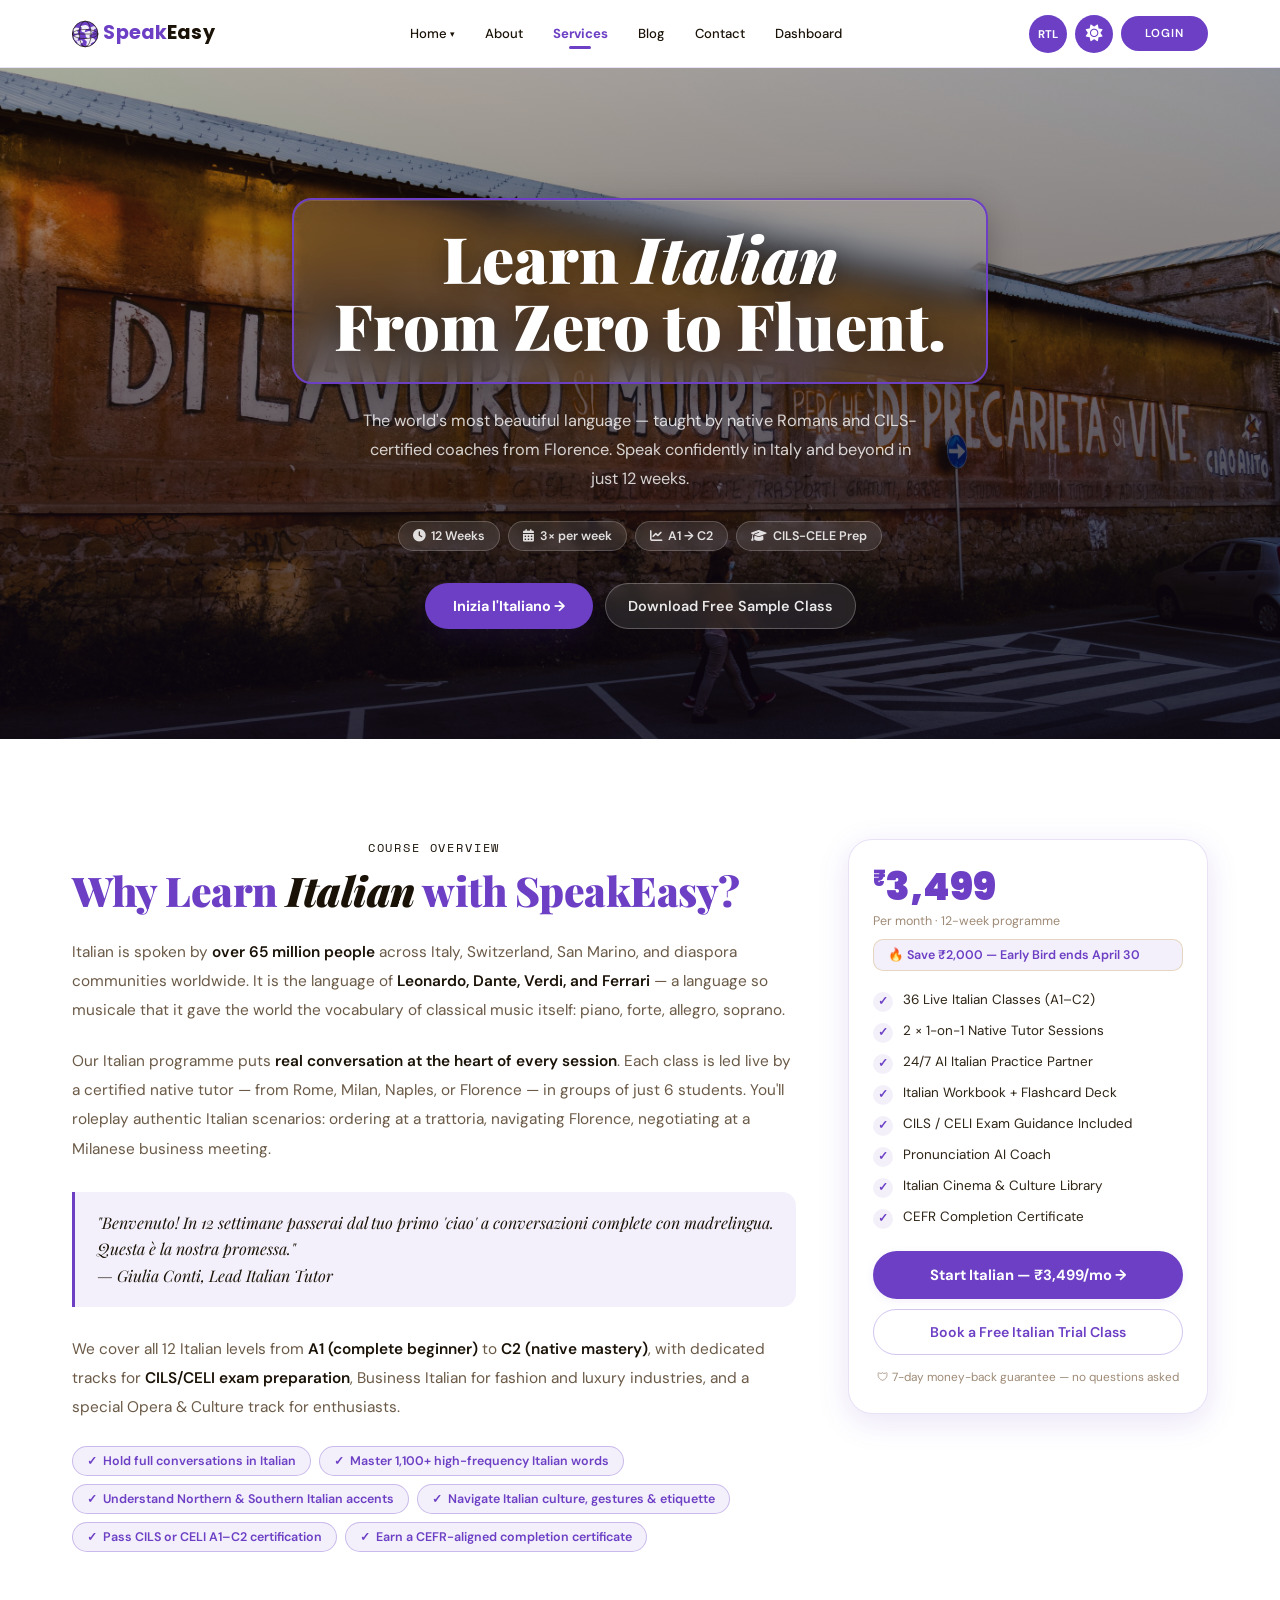
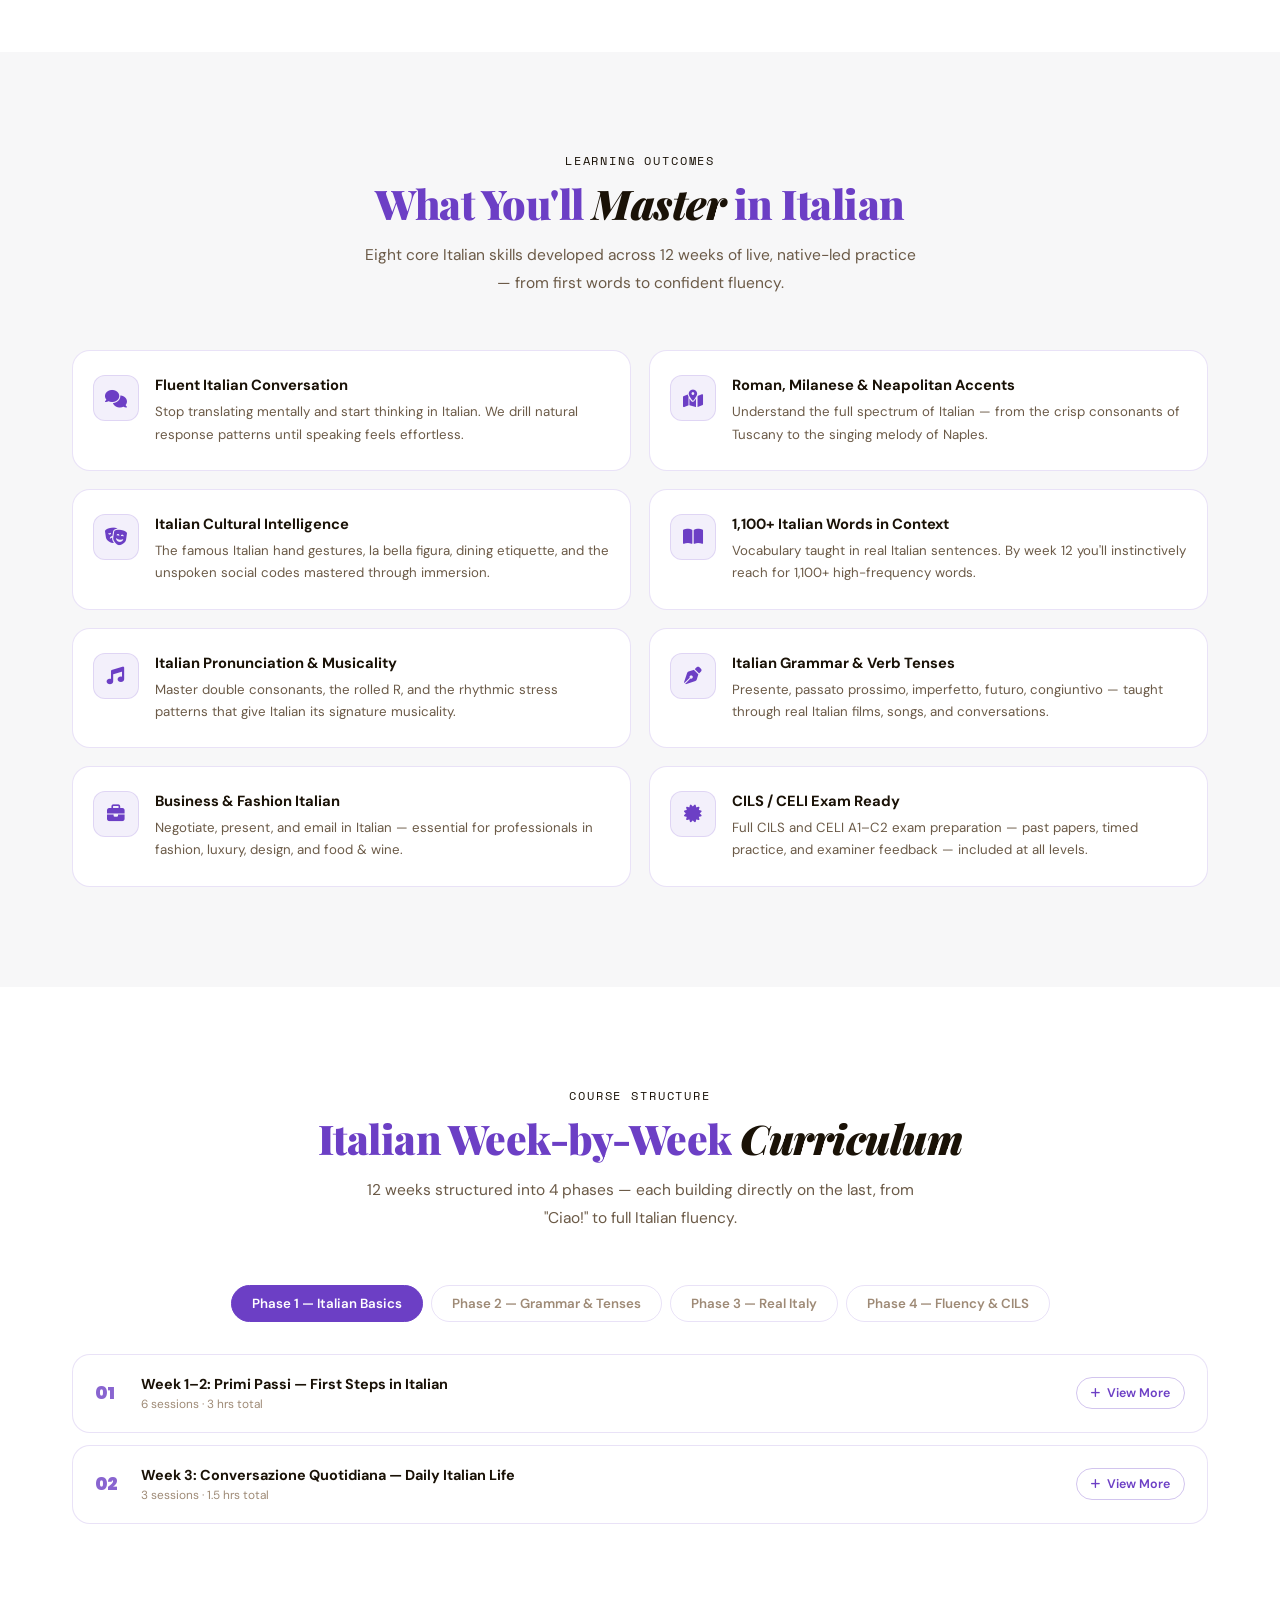
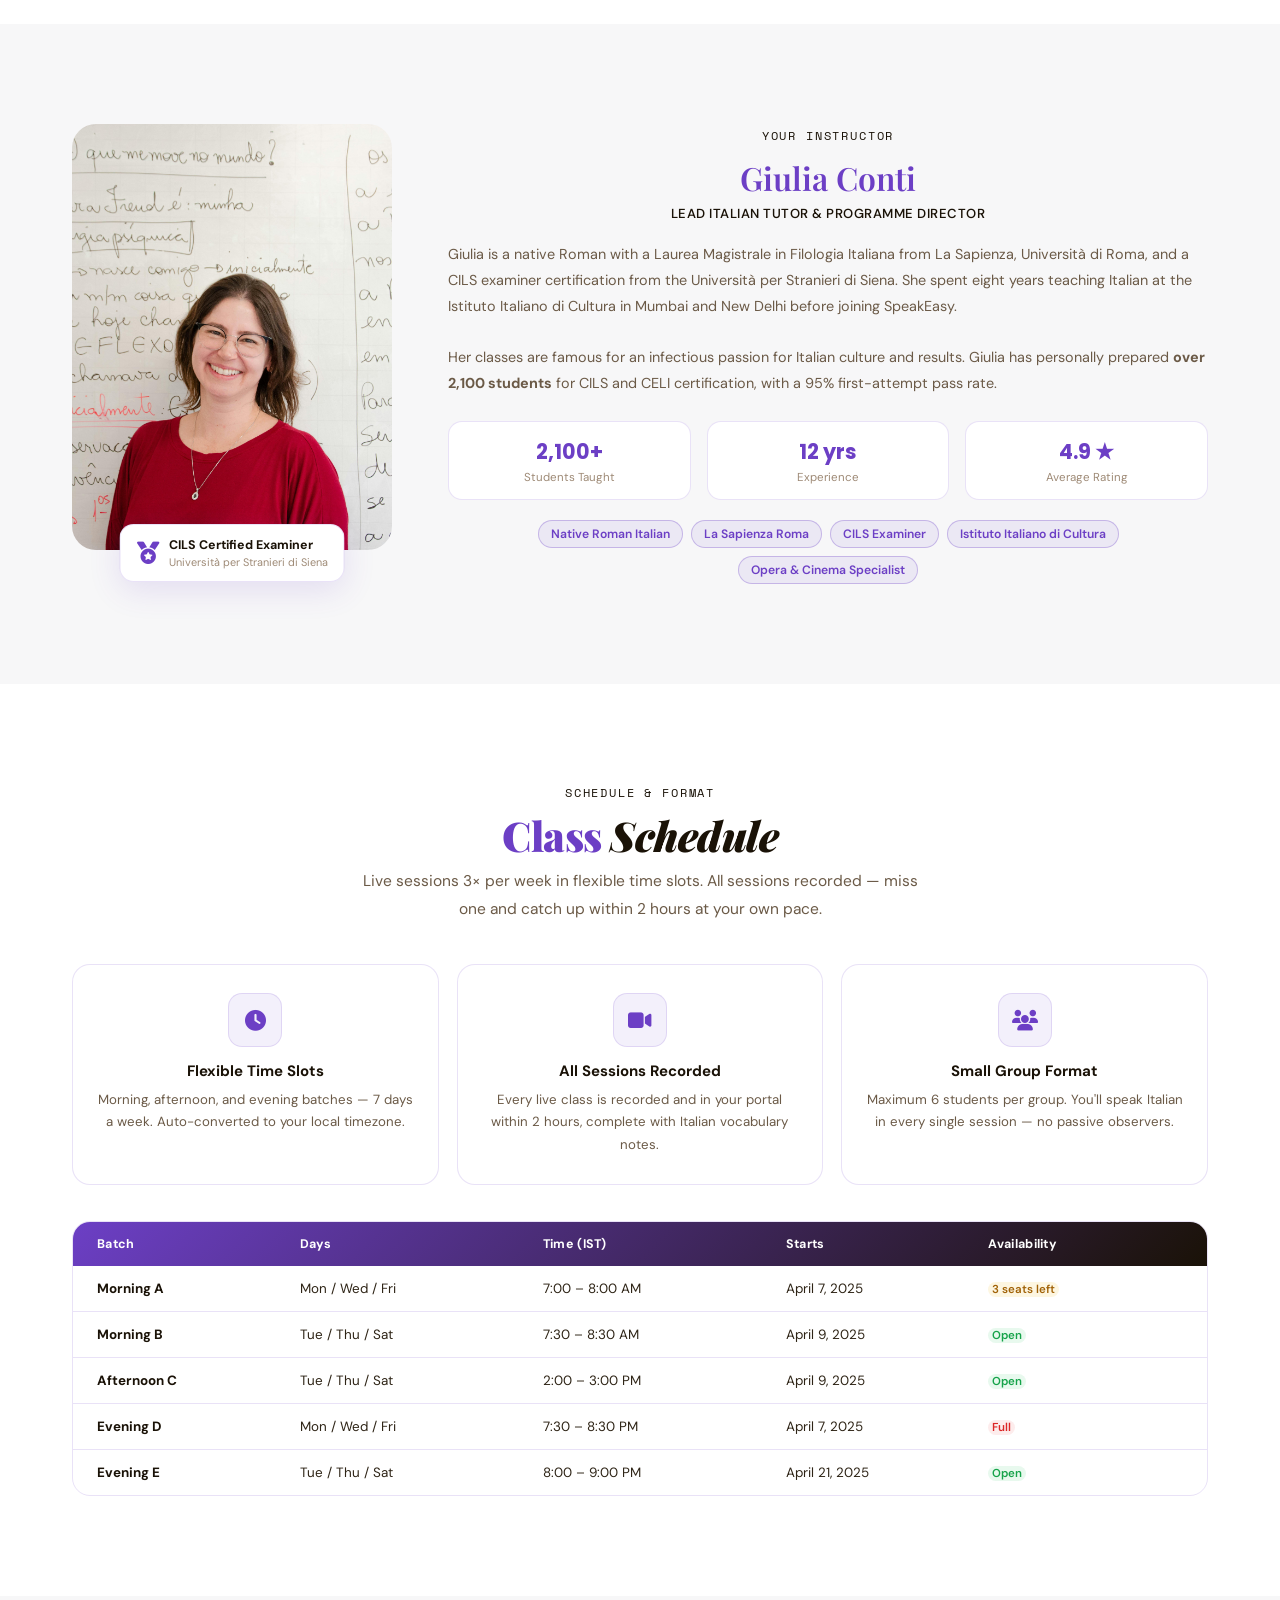
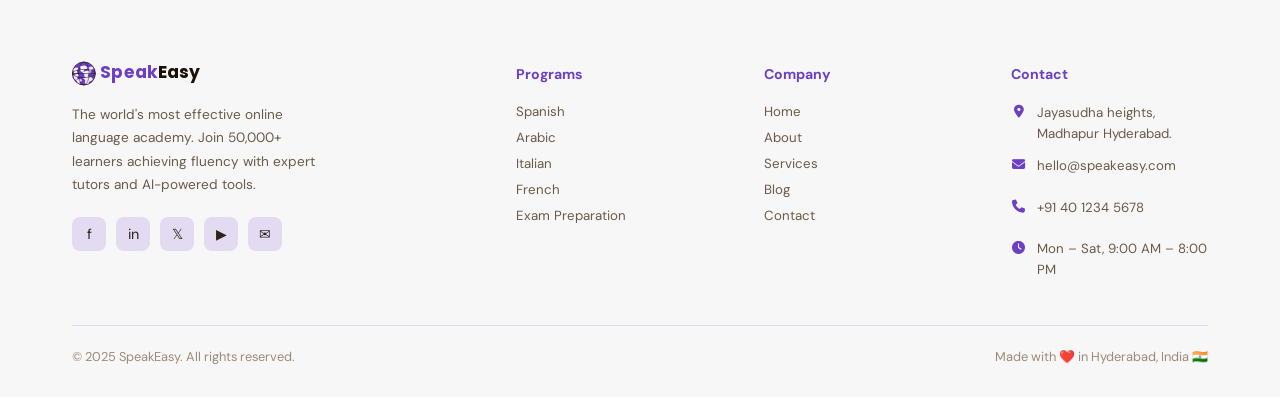
<file: service-details2.html>
<!DOCTYPE html>
<html lang="en">
<head>
<meta charset="UTF-8"/>
<meta name="viewport" content="width=device-width, initial-scale=1.0"/>
<title>Italian — SpeakEasy Language Academy</title>
<link rel="preconnect" href="https://fonts.googleapis.com"/>
<link href="https://fonts.googleapis.com/css2?family=Playfair+Display:ital,wght@0,700;0,900;1,700&family=Poppins:wght@400;500;600;700;900&family=DM+Sans:wght@400;500;600;700&family=Space+Mono:wght@400;700&display=swap" rel="stylesheet"/>
<link rel="stylesheet" href="https://cdnjs.cloudflare.com/ajax/libs/font-awesome/6.5.0/css/all.min.css"/>
<link rel="stylesheet" href="css/service-details2.css"/>
<link rel="icon" type="image/svg+xml" href="favicon.svg"/>
<link rel="shortcut icon" href="favicon.svg"/>
</head>
<body>
<nav>
  <a href="index.html" class="logo" aria-label="SpeakEasy Language Academy">
    <svg viewBox="7.2 15.2 329.2 65.6" role="img">
      <title>SpeakEasy Language Academy logo</title>
      <g transform="translate(36,48)">
        <circle cx="0" cy="0" r="28" fill="#6c3fc5"/>
        <clipPath id="navGlobeClip">
          <circle cx="0" cy="0" r="28"/>
        </clipPath>
        <g clip-path="url(#navGlobeClip)">
          <path d="M-24 -12 q5 -4 10 -1 q2 2 -1 4 q-4 2 -1 5 q2 2 -4 4 q-5 1 -5 -4 q1 -4 -3 -4 q-3 -1 4 -4 Z" fill="#ffffff" opacity="0.92"/>
          <path d="M-19 2 q5 -2 7 2 q2 3 -2 4 q-4 1 -2 4 q2 3 -4 3 q-4 0 -4 -4 q1 -3 -2 -4 q-2 -1 7 -5 Z" fill="#ffffff" opacity="0.88"/>
          <path d="M-3 -19 q8 -2 11 4 q2 4 -4 4 q-5 0 -4 4 q1 4 -5 3 q-5 -1 -3 -7 q2 -4 -2 -5 q-3 -1 7 -3 Z" fill="#ffffff" opacity="0.92"/>
          <path d="M6 -6 q7 -2 10 3 q2 3 -3 4 q-5 1 -3 5 q1 4 -5 3 q-5 -1 -4 -6 q1 -4 -4 -5 q-3 -1 9 -4 Z" fill="#ffffff" opacity="0.9"/>
          <path d="M8 8 q9 -2 13 4 q3 4 -4 6 q-6 2 -5 6 q1 4 -5 3 q-6 -1 -4 -7 q2 -5 -4 -7 q-4 -1 9 -5 Z" fill="#ffffff" opacity="0.9"/>
          <path d="M-13 14 q5 -2 8 2 q2 3 -3 4 q-4 1 -2 4 q2 3 -4 2 q-5 -1 -3 -5 q1 -3 -2 -4 q-3 -1 6 -3 Z" fill="#ffffff" opacity="0.85"/>
          <path d="M18 -17 q5 -1 6 3 q1 3 -3 3 q-4 1 -2 4 q1 3 -4 2 q-4 -1 -3 -5 q1 -3 -2 -3 q-2 -1 8 -4 Z" fill="#ffffff" opacity="0.85"/>
        </g>
        <ellipse cx="0" cy="0" rx="28" ry="10" fill="none" stroke="#1a1207" stroke-width="1.2"/>
        <ellipse cx="0" cy="0" rx="13" ry="28" fill="none" stroke="#1a1207" stroke-width="1.2"/>
        <line x1="-28" y1="0" x2="28" y2="0" stroke="#1a1207" stroke-width="1.2"/>
        <circle cx="0" cy="0" r="28" fill="none" stroke="#1a1207" stroke-width="1.6"/>
      </g>
      <text x="76" y="58" font-family="'Poppins', Arial, sans-serif" font-size="42" font-weight="700" letter-spacing="0.3">
        <tspan fill="#6c3fc5">Speak</tspan><tspan class="logo-easy-text" fill="#1a1207">Easy</tspan>
      </text>
    </svg>
  </a>
  <ul class="nav-links">
    <li class="dropdown">
      <a href="index.html"><span class="nav-link-text">Home </span><span class="dropdown-caret">▾</span></a>
      <div class="dropdown-menu">
        <a href="index.html">Home 1</a>
        <a href="home2.html">Home 2</a>
      </div>
    </li>
    <li><a href="about.html"><span class="nav-link-text">About</span></a></li>
    <li><a href="services.html"class="active"><span class="nav-link-text">Services</span></a></li>
    <li><a href="blog.html"><span class="nav-link-text">Blog</span></a></li>
    <li><a href="contact.html"><span class="nav-link-text">Contact</span></a></li>
    <li><a href="admin.html"><span class="nav-link-text">Dashboard</span></a></li>
    <li class="mobile-only-item"><a href="login.html" class="mobile-login-btn">LOGIN</a></li>
  </ul>
  <div class="nav-icons">
    <button class="rtl-toggle" id="rtlToggle" title="Toggle RTL/LTR"><span id="rtlLabel">RTL</span></button>
    <button class="theme-toggle" id="themeToggle" title="Toggle theme"><i class="fa-solid fa-sun" id="themeIcon"></i></button>
    <a href="login.html" class="login-btn desktop-icon">LOGIN</a>
    <div class="hamburger" id="hamburger">
      <span></span><span></span><span></span>
    </div>
  </div>
</nav>

<!-- ═══ HERO ═══ -->
<section class="sd-hero">
  <div class="hero-title-glass">
    <h1 class="hero-title">Learn <em>Italian</em><br>From Zero to Fluent.</h1>
  </div>
  <p class="hero-desc">The world's most beautiful language — taught by native Romans and CILS-certified coaches from Florence. Speak confidently in Italy and beyond in just 12 weeks.</p>
<div class="hero-meta">
    <div class="meta-pill"><i class="fa-solid fa-clock"></i> 12 Weeks</div>
    <div class="meta-pill"><i class="fa-solid fa-calendar-days"></i> 3× per week</div>
    <div class="meta-pill"><i class="fa-solid fa-chart-line"></i> A1 → C2</div>
    <div class="meta-pill"><i class="fa-solid fa-graduation-cap"></i>CILS-CELE Prep</div>
  </div>
  <div class="hero-btns">
    <button class="btn-primary">Inizia l'Italiano →</button>
    <button class="btn-ghost">Download Free Sample Class</button>
  </div>
</section>


<!-- ═══ OVERVIEW ═══ -->
<section class="section reveal" id="overview">

  <div class="overview-grid">

    <div class="overview-body">
      <div class="eyebrow center">Course Overview</div>
      <h2 class="sec-title" style="margin-bottom:24px;color:var(--primary);">Why Learn <em style="color:var(--secondary);">Italian</em> with SpeakEasy?</h2>
      <p>Italian is spoken by <strong>over 65 million people</strong> across Italy, Switzerland, San Marino, and diaspora communities worldwide. It is the language of <strong>Leonardo, Dante, Verdi, and Ferrari</strong> — a language so musicale that it gave the world the vocabulary of classical music itself: piano, forte, allegro, soprano.</p>
      <p>Our Italian programme puts <strong>real conversation at the heart of every session</strong>. Each class is led live by a certified native tutor — from Rome, Milan, Naples, or Florence — in groups of just 6 students. You'll roleplay authentic Italian scenarios: ordering at a trattoria, navigating Florence, negotiating at a Milanese business meeting.</p>
      <div class="highlight-box">"Benvenuto! In 12 settimane passerai dal tuo primo 'ciao' a conversazioni complete con madrelingua. Questa è la nostra promessa."<br>— Giulia Conti, Lead Italian Tutor</div>
      <p>We cover all 12 Italian levels from <strong>A1 (complete beginner)</strong> to <strong>C2 (native mastery)</strong>, with dedicated tracks for <strong>CILS/CELI exam preparation</strong>, Business Italian for fashion and luxury industries, and a special Opera &amp; Culture track for enthusiasts.</p>
      <div class="outcome-tags">
        <div class="otag">Hold full conversations in Italian</div>
        <div class="otag">Master 1,100+ high-frequency Italian words</div>
        <div class="otag">Understand Northern &amp; Southern Italian accents</div>
        <div class="otag">Navigate Italian culture, gestures &amp; etiquette</div>
        <div class="otag">Pass CILS or CELI A1–C2 certification</div>
        <div class="otag">Earn a CEFR-aligned completion certificate</div>
      </div>
    </div>

    <div class="enrol-card">
      <div class="ec-price"><sup>₹</sup>3,499</div>
      <div class="ec-period">Per month · 12-week programme</div>
      <div class="ec-save">🔥 Save ₹2,000 — Early Bird ends April 30</div>
      <ul class="ec-includes">
        <li><div class="tick">✓</div> 36 Live Italian Classes (A1–C2)</li>
        <li><div class="tick">✓</div> 2 × 1-on-1 Native Tutor Sessions</li>
        <li><div class="tick">✓</div> 24/7 AI Italian Practice Partner</li>
        <li><div class="tick">✓</div> Italian Workbook + Flashcard Deck</li>
        <li><div class="tick">✓</div> CILS / CELI Exam Guidance Included</li>
        <li><div class="tick">✓</div> Pronunciation AI Coach</li>
        <li><div class="tick">✓</div> Italian Cinema &amp; Culture Library</li>
        <li><div class="tick">✓</div> CEFR Completion Certificate</li>
      </ul>
      <button class="ec-btn">Start Italian — ₹3,499/mo →</button>
      <button class="ec-btn-alt">Book a Free Italian Trial Class</button>
      <div class="ec-guarantee">🛡 7-day money-back guarantee — no questions asked</div>
    </div>

  </div>
</section>


<!-- ═══ LEARN ═══ -->
<section class="section section-alt reveal" id="learn">
  <div class="eyebrow">Learning Outcomes</div>
  <h2 class="sec-title"style="color:var(--primary);">What You'll <em style="color:var(--secondary);">Master</em> in Italian</h2>
  <p class="sec-sub">Eight core Italian skills developed across 12 weeks of live, native-led practice — from first words to confident fluency.</p>
  <div class="learn-grid">
    <div class="learn-item">
      <div class="li-icon"><i class="fa-solid fa-comments"></i></div>
      <div class="li-text"><div class="li-title">Fluent Italian Conversation</div><div class="li-body">Stop translating mentally and start thinking in Italian. We drill natural response patterns until speaking feels effortless.</div></div>
    </div>
    <div class="learn-item">
      <div class="li-icon"><i class="fa-solid fa-map-location-dot"></i></div>
      <div class="li-text"><div class="li-title">Roman, Milanese &amp; Neapolitan Accents</div><div class="li-body">Understand the full spectrum of Italian — from the crisp consonants of Tuscany to the singing melody of Naples.</div></div>
    </div>
    <div class="learn-item">
      <div class="li-icon"><i class="fa-solid fa-masks-theater"></i></div>
      <div class="li-text"><div class="li-title">Italian Cultural Intelligence</div><div class="li-body">The famous Italian hand gestures, la bella figura, dining etiquette, and the unspoken social codes mastered through immersion.</div></div>
    </div>
    <div class="learn-item">
      <div class="li-icon"><i class="fa-solid fa-book-open"></i></div>
      <div class="li-text"><div class="li-title">1,100+ Italian Words in Context</div><div class="li-body">Vocabulary taught in real Italian sentences. By week 12 you'll instinctively reach for 1,100+ high-frequency words.</div></div>
    </div>
    <div class="learn-item">
      <div class="li-icon"><i class="fa-solid fa-music"></i></div>
      <div class="li-text"><div class="li-title">Italian Pronunciation &amp; Musicality</div><div class="li-body">Master double consonants, the rolled R, and the rhythmic stress patterns that give Italian its signature musicality.</div></div>
    </div>
    <div class="learn-item">
      <div class="li-icon"><i class="fa-solid fa-pen-nib"></i></div>
      <div class="li-text"><div class="li-title">Italian Grammar &amp; Verb Tenses</div><div class="li-body">Presente, passato prossimo, imperfetto, futuro, congiuntivo — taught through real Italian films, songs, and conversations.</div></div>
    </div>
    <div class="learn-item">
      <div class="li-icon"><i class="fa-solid fa-briefcase"></i></div>
      <div class="li-text"><div class="li-title">Business &amp; Fashion Italian</div><div class="li-body">Negotiate, present, and email in Italian — essential for professionals in fashion, luxury, design, and food &amp; wine.</div></div>
    </div>
    <div class="learn-item">
      <div class="li-icon"><i class="fa-solid fa-certificate"></i></div>
      <div class="li-text"><div class="li-title">CILS / CELI Exam Ready</div><div class="li-body">Full CILS and CELI A1–C2 exam preparation — past papers, timed practice, and examiner feedback — included at all levels.</div></div>
    </div>
  </div>
</section>


<!-- ═══ CURRICULUM ═══ -->
<section class="section reveal" id="curriculum">
  <div class="eyebrow">Course Structure</div>
  <h2 class="sec-title"style="color:var(--primary);">Italian Week-by-Week <em style="color:var(--secondary);">Curriculum</em></h2>
  <p class="sec-sub">12 weeks structured into 4 phases — each building directly on the last, from "Ciao!" to full Italian fluency.</p>
  <div class="curriculum-tabs">
    <button class="ctab active" onclick="switchTab(this,'phase1')">Phase 1 — Italian Basics</button>
    <button class="ctab" onclick="switchTab(this,'phase2')">Phase 2 — Grammar &amp; Tenses</button>
    <button class="ctab" onclick="switchTab(this,'phase3')">Phase 3 — Real Italy</button>
    <button class="ctab" onclick="switchTab(this,'phase4')">Phase 4 — Fluency &amp; CILS</button>
  </div>

  <div id="phase1" class="tab-content show">
    <div class="module-item">
      <div class="module-header" onclick="toggleModule(this)">
        <div class="mod-num">01</div>
        <div class="mod-info"><div class="mod-title">Week 1–2: Primi Passi — First Steps in Italian</div><div class="mod-meta">6 sessions · 3 hrs total</div></div>
        <div class="mod-toggle"><i class="fa-solid fa-plus mod-toggle-icon"></i><span class="mtt-more">View More</span><span class="mtt-less">View Less</span></div>
      </div>
      <div class="module-body">Italian phonetics, the alphabet, greetings, and essential phrases.
        <ul>
          <li>Italian sounds: double consonants, rolled R, vowel clarity</li>
          <li>Saluti: ciao, buongiorno, buonasera, come stai?</li>
          <li>Numbers, time, days of the week</li>
          <li>Essere and avere — to be and to have</li>
          <li>Roleplay: ordering espresso at a Roma bar</li>
        </ul>
      </div>
    </div>
    <div class="module-item">
      <div class="module-header" onclick="toggleModule(this)">
        <div class="mod-num">02</div>
        <div class="mod-info"><div class="mod-title">Week 3: Conversazione Quotidiana — Daily Italian Life</div><div class="mod-meta">3 sessions · 1.5 hrs total</div></div>
        <div class="mod-toggle"><i class="fa-solid fa-plus mod-toggle-icon"></i><span class="mtt-more">View More</span><span class="mtt-less">View Less</span></div>
      </div>
      <div class="module-body">Introduce yourself and talk about your interests.
        <ul>
          <li>Present tense: verbs in -are, -ere, -ire</li>
          <li>Gender in Italian — masculine and feminine nouns</li>
          <li>Italian question words: chi, cosa, quando, dove</li>
          <li>Mi piace / non mi piace</li>
        </ul>
      </div>
    </div>
  </div>

  <div id="phase2" class="tab-content">
    <div class="module-item">
      <div class="module-header" onclick="toggleModule(this)">
        <div class="mod-num">03</div>
        <div class="mod-info"><div class="mod-title">Week 4–5: Passato &amp; Futuro — Past &amp; Future Tenses</div><div class="mod-meta">6 sessions · 3 hrs total</div></div>
        <div class="mod-toggle"><i class="fa-solid fa-plus mod-toggle-icon"></i><span class="mtt-more">View More</span><span class="mtt-less">View Less</span></div>
      </div>
      <div class="module-body">Master the key past tenses and the future.
        <ul>
          <li>Passato prossimo: avere vs essere auxiliary</li>
          <li>Irregular past participles</li>
          <li>Imperfetto: childhood memories and scene-setting</li>
          <li>Futuro semplice</li>
        </ul>
      </div>
    </div>
    <div class="module-item">
      <div class="module-header" onclick="toggleModule(this)">
        <div class="mod-num">04</div>
        <div class="mod-info"><div class="mod-title">Week 6: Congiuntivo &amp; Condizionale</div><div class="mod-meta">3 sessions · 1.5 hrs total</div></div>
        <div class="mod-toggle"><i class="fa-solid fa-plus mod-toggle-icon"></i><span class="mtt-more">View More</span><span class="mtt-less">View Less</span></div>
      </div>
      <div class="module-body">The congiuntivo separates intermediate from advanced.
        <ul>
          <li>Congiuntivo presente: penso che, spero che</li>
          <li>Condizionale: vorrei, potrebbe, sarebbe meglio</li>
          <li>Expressing wishes, doubts, and emotions in Italian</li>
        </ul>
      </div>
    </div>
  </div>

  <div id="phase3" class="tab-content">
    <div class="module-item">
      <div class="module-header" onclick="toggleModule(this)">
        <div class="mod-num">05</div>
        <div class="mod-info"><div class="mod-title">Week 7–8: L'Italia nella Vita Reale — Italy in Real Life</div><div class="mod-meta">6 sessions · 3 hrs total</div></div>
        <div class="mod-toggle"><i class="fa-solid fa-plus mod-toggle-icon"></i><span class="mtt-more">View More</span><span class="mtt-less">View Less</span></div>
      </div>
      <div class="module-body">Navigate real-world Italian scenarios.
        <ul>
          <li>Travel: trains, airports, hotels in Italian cities</li>
          <li>Dining: reading Italian menus, ordering wine</li>
          <li>Northern vs Southern Italy: vocabulary and cultural differences</li>
        </ul>
      </div>
    </div>
    <div class="module-item">
      <div class="module-header" onclick="toggleModule(this)">
        <div class="mod-num">06</div>
        <div class="mod-info"><div class="mod-title">Week 9: Modi di Dire, Gesti &amp; Cultura</div><div class="mod-meta">3 sessions · 1.5 hrs total</div></div>
        <div class="mod-toggle"><i class="fa-solid fa-plus mod-toggle-icon"></i><span class="mtt-more">View More</span><span class="mtt-less">View Less</span></div>
      </div>
      <div class="module-body">Sound authentically Italian.
        <ul>
          <li>20 essential Italian idioms: non vedo l'ora, in bocca al lupo...</li>
          <li>Italian hand gestures and what each one means</li>
          <li>La bella figura — Italy's unwritten social code</li>
          <li>Italian cinema session: Federico Fellini</li>
        </ul>
      </div>
    </div>
  </div>

  <div id="phase4" class="tab-content">
    <div class="module-item">
      <div class="module-header" onclick="toggleModule(this)">
        <div class="mod-num">07</div>
        <div class="mod-info"><div class="mod-title">Week 10–11: Sprint di Fluidità — Fluency Sprints</div><div class="mod-meta">6 sessions · 3 hrs total</div></div>
        <div class="mod-toggle"><i class="fa-solid fa-plus mod-toggle-icon"></i><span class="mtt-more">View More</span><span class="mtt-less">View Less</span></div>
      </div>
      <div class="module-body">High-intensity Italian conversation practice.
        <ul>
          <li>30-second improvised Italian speech drills</li>
          <li>Debate topics: politica, gastronomia, arte, moda</li>
          <li>Full vocabulary review: 1,100+ Italian words</li>
          <li>CILS oral exam simulation with feedback</li>
        </ul>
      </div>
    </div>
    <div class="module-item">
      <div class="module-header" onclick="toggleModule(this)">
        <div class="mod-num">08</div>
        <div class="mod-info"><div class="mod-title">Week 12: Valutazione Finale &amp; Certificato CILS</div><div class="mod-meta">3 sessions · 1.5 hrs total</div></div>
        <div class="mod-toggle"><i class="fa-solid fa-plus mod-toggle-icon"></i><span class="mtt-more">View More</span><span class="mtt-less">View Less</span></div>
      </div>
      <div class="module-body">A 20-minute live Italian conversation with a CILS-certified examiner.
        <ul>
          <li>Mock CILS oral exam in Week 11</li>
          <li>Personalised Italian fluency report</li>
          <li>CEFR-aligned digital certificate (PDF + LinkedIn)</li>
          <li>CILS/CELI exam registration guidance</li>
        </ul>
      </div>
    </div>
  </div>
</section>


<!-- ═══ INSTRUCTOR ═══ -->
<section class="section section-alt reveal" id="instructor">
  <div class="instructor-grid">
    <div class="inst-photo">
      <img src="Images/ins-3.jpg" alt="Giulia Conti, Lead Italian Tutor"/>
      
      <div class="inst-badge">
        <div class="inst-badge-icon"><i class="fa-solid fa-medal"></i></div>
        <div>
          <div class="inst-badge-text">CILS Certified Examiner</div>
          <div class="inst-badge-sub">Università per Stranieri di Siena</div>
        </div>
      </div>
    </div>
    <div class="inst-info">
      <div class="eyebrow">Your Instructor</div>
      <div class="inst-name"style="color:var(--primary);">Giulia Conti</div>
      <div class="inst-role">Lead Italian Tutor &amp; Programme Director</div>
      <p class="inst-bio">Giulia is a native Roman with a Laurea Magistrale in Filologia Italiana from La Sapienza, Università di Roma, and a CILS examiner certification from the Università per Stranieri di Siena. She spent eight years teaching Italian at the Istituto Italiano di Cultura in Mumbai and New Delhi before joining SpeakEasy.<br/><br/>Her classes are famous for an infectious passion for Italian culture and results. Giulia has personally prepared <strong>over 2,100 students</strong> for CILS and CELI certification, with a 95% first-attempt pass rate.</p>
      <div class="inst-stats">
        <div class="is-box"><div class="is-num">2,100+</div><div class="is-label">Students Taught</div></div>
        <div class="is-box"><div class="is-num">12 yrs</div><div class="is-label">Experience</div></div>
        <div class="is-box"><div class="is-num">4.9 ★</div><div class="is-label">Average Rating</div></div>
      </div>
      <div class="inst-tags">
        <span class="inst-tag">Native Roman Italian</span>
        <span class="inst-tag"> La Sapienza Roma</span>
        <span class="inst-tag"> CILS Examiner</span>
        <span class="inst-tag"> Istituto Italiano di Cultura</span>
        <span class="inst-tag"> Opera &amp; Cinema Specialist</span>
      </div>
    </div>
  </div>
</section>


<!-- ═══ SCHEDULE ═══ -->
<section class="section reveal" id="schedule">

  <div class="schedule-header">
    <div class="eyebrow center">Schedule &amp; Format</div>
    <h2 class="sec-title"style="color:var(--primary);">Class <em style="color:var(--secondary);">Schedule</em></h2>
    <p class="sec-sub">Live sessions 3× per week in flexible time slots. All sessions recorded — miss one and catch up within 2 hours at your own pace.</p>
  </div>

  <div class="schedule-grid">
    <div class="sch-card">
      <div class="sch-icon"><i class="fa-solid fa-clock"></i></div>
      <div class="sch-title">Flexible Time Slots</div>
      <div class="sch-body">Morning, afternoon, and evening batches — 7 days a week. Auto-converted to your local timezone.</div>
    </div>
    <div class="sch-card">
      <div class="sch-icon"><i class="fa-solid fa-video"></i></div>
      <div class="sch-title">All Sessions Recorded</div>
      <div class="sch-body">Every live class is recorded and in your portal within 2 hours, complete with Italian vocabulary notes.</div>
    </div>
    <div class="sch-card">
      <div class="sch-icon"><i class="fa-solid fa-users"></i></div>
      <div class="sch-title">Small Group Format</div>
      <div class="sch-body">Maximum 6 students per group. You'll speak Italian in every single session — no passive observers.</div>
    </div>
  </div>

  <div class="schedule-table">
    <div class="st-header"><span>Batch</span><span>Days</span><span>Time (IST)</span><span>Starts</span><span>Availability</span></div>
    <div class="st-row"><span class="batch">Morning A</span><span>Mon / Wed / Fri</span><span>7:00 – 8:00 AM</span><span>April 7, 2025</span><span><span class="avail few">3 seats left</span></span></div>
    <div class="st-row"><span class="batch">Morning B</span><span>Tue / Thu / Sat</span><span>7:30 – 8:30 AM</span><span>April 9, 2025</span><span><span class="avail open">Open</span></span></div>
    <div class="st-row"><span class="batch">Afternoon C</span><span>Tue / Thu / Sat</span><span>2:00 – 3:00 PM</span><span>April 9, 2025</span><span><span class="avail open">Open</span></span></div>
    <div class="st-row"><span class="batch">Evening D</span><span>Mon / Wed / Fri</span><span>7:30 – 8:30 PM</span><span>April 7, 2025</span><span><span class="avail full">Full</span></span></div>
    <div class="st-row"><span class="batch">Evening E</span><span>Tue / Thu / Sat</span><span>8:00 – 9:00 PM</span><span>April 21, 2025</span><span><span class="avail open">Open</span></span></div>
  </div>
</section>
<!-- FOOTER -->

<footer>
  <div class="footer-grid">
    <div class="footer-brand">
      <a href="index.html" class="logo" aria-label="SpeakEasy Language Academy">
        <svg viewBox="7.2 15.2 329.2 65.6" role="img">
          <title>SpeakEasy Language Academy logo</title>
          <g transform="translate(36,48)">
            <circle cx="0" cy="0" r="28" fill="#6c3fc5"/>
            <clipPath id="footerGlobeClip">
              <circle cx="0" cy="0" r="28"/>
            </clipPath>
            <g clip-path="url(#footerGlobeClip)">
              <path d="M-24 -12 q5 -4 10 -1 q2 2 -1 4 q-4 2 -1 5 q2 2 -4 4 q-5 1 -5 -4 q1 -4 -3 -4 q-3 -1 4 -4 Z" fill="#ffffff" opacity="0.92"/>
              <path d="M-19 2 q5 -2 7 2 q2 3 -2 4 q-4 1 -2 4 q2 3 -4 3 q-4 0 -4 -4 q1 -3 -2 -4 q-2 -1 7 -5 Z" fill="#ffffff" opacity="0.88"/>
              <path d="M-3 -19 q8 -2 11 4 q2 4 -4 4 q-5 0 -4 4 q1 4 -5 3 q-5 -1 -3 -7 q2 -4 -2 -5 q-3 -1 7 -3 Z" fill="#ffffff" opacity="0.92"/>
              <path d="M6 -6 q7 -2 10 3 q2 3 -3 4 q-5 1 -3 5 q1 4 -5 3 q-5 -1 -4 -6 q1 -4 -4 -5 q-3 -1 9 -4 Z" fill="#ffffff" opacity="0.9"/>
              <path d="M8 8 q9 -2 13 4 q3 4 -4 6 q-6 2 -5 6 q1 4 -5 3 q-6 -1 -4 -7 q2 -5 -4 -7 q-4 -1 9 -5 Z" fill="#ffffff" opacity="0.9"/>
              <path d="M-13 14 q5 -2 8 2 q2 3 -3 4 q-4 1 -2 4 q2 3 -4 2 q-5 -1 -3 -5 q1 -3 -2 -4 q-3 -1 6 -3 Z" fill="#ffffff" opacity="0.85"/>
              <path d="M18 -17 q5 -1 6 3 q1 3 -3 3 q-4 1 -2 4 q1 3 -4 2 q-4 -1 -3 -5 q1 -3 -2 -3 q-2 -1 8 -4 Z" fill="#ffffff" opacity="0.85"/>
            </g>
            <ellipse cx="0" cy="0" rx="28" ry="10" fill="none" stroke="#1a1207" stroke-width="1.2"/>
            <ellipse cx="0" cy="0" rx="13" ry="28" fill="none" stroke="#1a1207" stroke-width="1.2"/>
            <line x1="-28" y1="0" x2="28" y2="0" stroke="#1a1207" stroke-width="1.2"/>
            <circle cx="0" cy="0" r="28" fill="none" stroke="#1a1207" stroke-width="1.6"/>
          </g>
          <text x="76" y="58" font-family="'Poppins', Arial, sans-serif" font-size="42" font-weight="700" letter-spacing="0.3">
            <tspan fill="#6c3fc5">Speak</tspan><tspan class="logo-easy-text" fill="#1a1207">Easy</tspan>
          </text>
        </svg>
      </a>
      <p class="footer-desc">The world's most effective online language academy. Join 50,000+ learners achieving fluency with expert tutors and AI-powered tools.</p>
      <div class="social-links">
        <a class="social-btn" href="#">f</a>
        <a class="social-btn" href="#">in</a>
        <a class="social-btn" href="#">𝕏</a>
        <a class="social-btn" href="#">▶</a>
        <a class="social-btn" href="#">✉</a>
      </div>
    </div>
    <div class="footer-col"><h5>Programs</h5><a href="section-details.html">Spanish</a><a href="section-details1.html">Arabic</a><a href="section-details2.html">Italian</a><a href="service-details4.html">French</a><a href="section-details3.html">Exam Preparation</a></div>
    <div class="footer-col"><h5>Company</h5><a href="index.html">Home</a><a href="about.html">About</a><a href="services.html">Services</a><a href="blog.html">Blog</a><a href="contact.html">Contact</a></div>
    <div class="footer-col footer-contact">
      <h5>Contact</h5>
      <div class="footer-contact-item">
        <i class="fa-solid fa-location-dot"></i>
        <span>Jayasudha heights, Madhapur Hyderabad.</span>
      </div>
      <div class="footer-contact-item">
        <i class="fa-solid fa-envelope"></i>
        <a href="mailto:hello@speakeasy.com">hello@speakeasy.com</a>
      </div>
      <div class="footer-contact-item">
        <i class="fa-solid fa-phone"></i>
        <a href="tel:+914012345678">+91 40 1234 5678</a>
      </div>
      <div class="footer-contact-item">
        <i class="fa-solid fa-clock"></i>
        <span>Mon – Sat, 9:00 AM – 8:00 PM</span>
      </div>
    </div>
  </div>
  <div class="footer-bottom">
    <span>© 2025 SpeakEasy. All rights reserved.</span>
    <span>Made with ❤️ in Hyderabad, India 🇮🇳</span>
  </div>
</footer>
<script src="js/service-details2.js"></script>
</body>
</html>
</file>
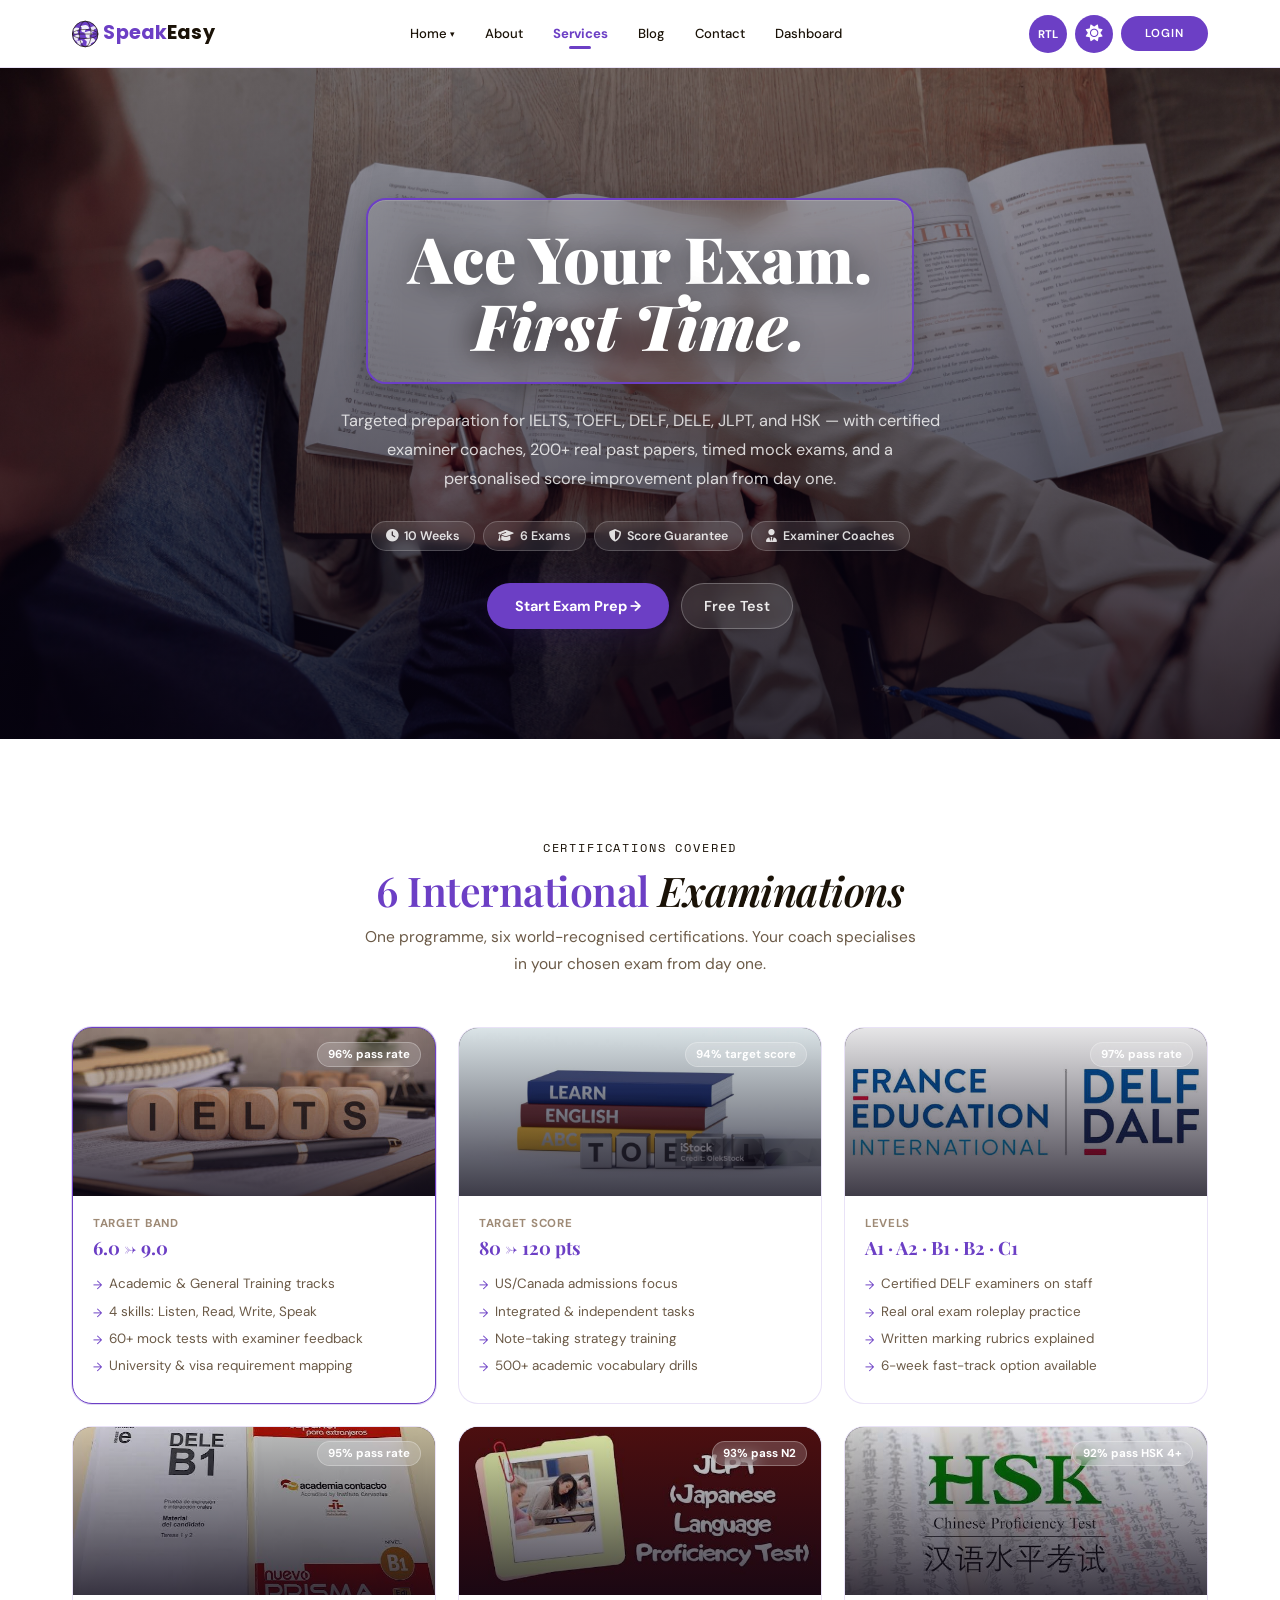
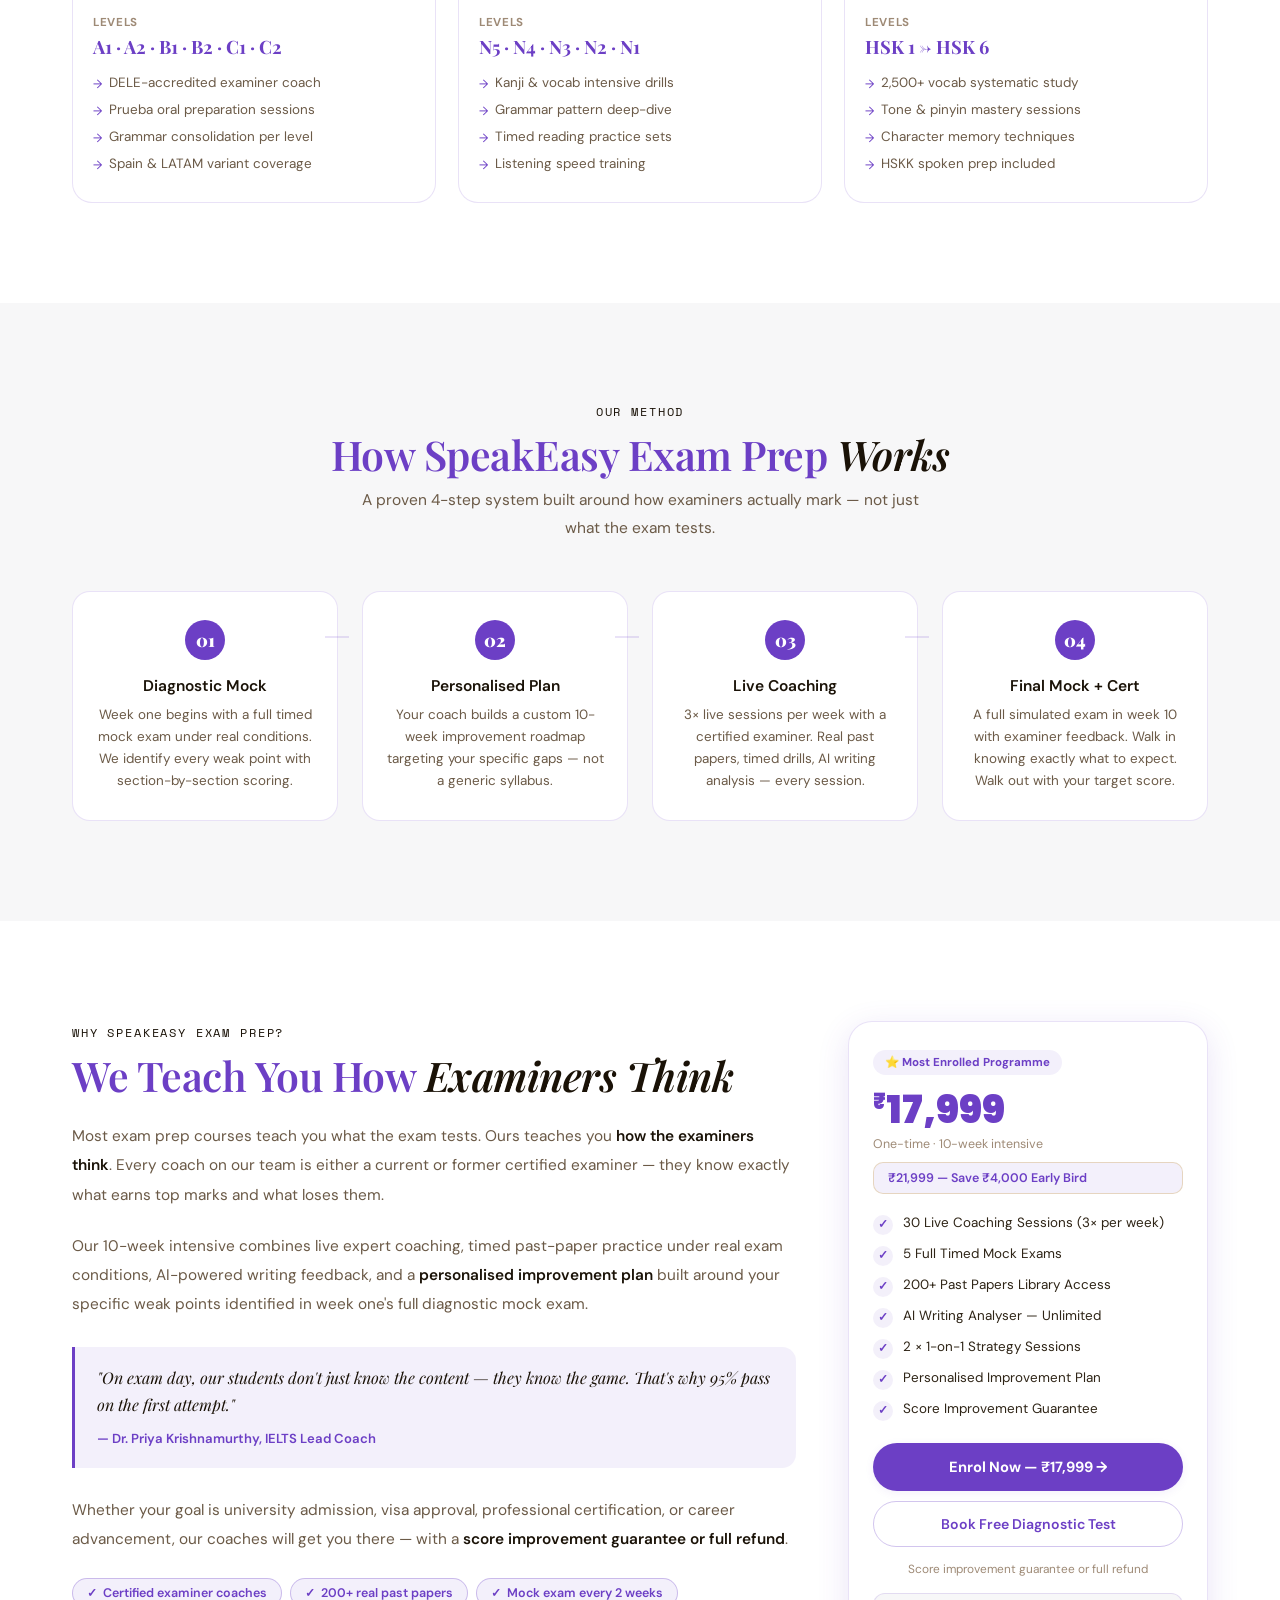
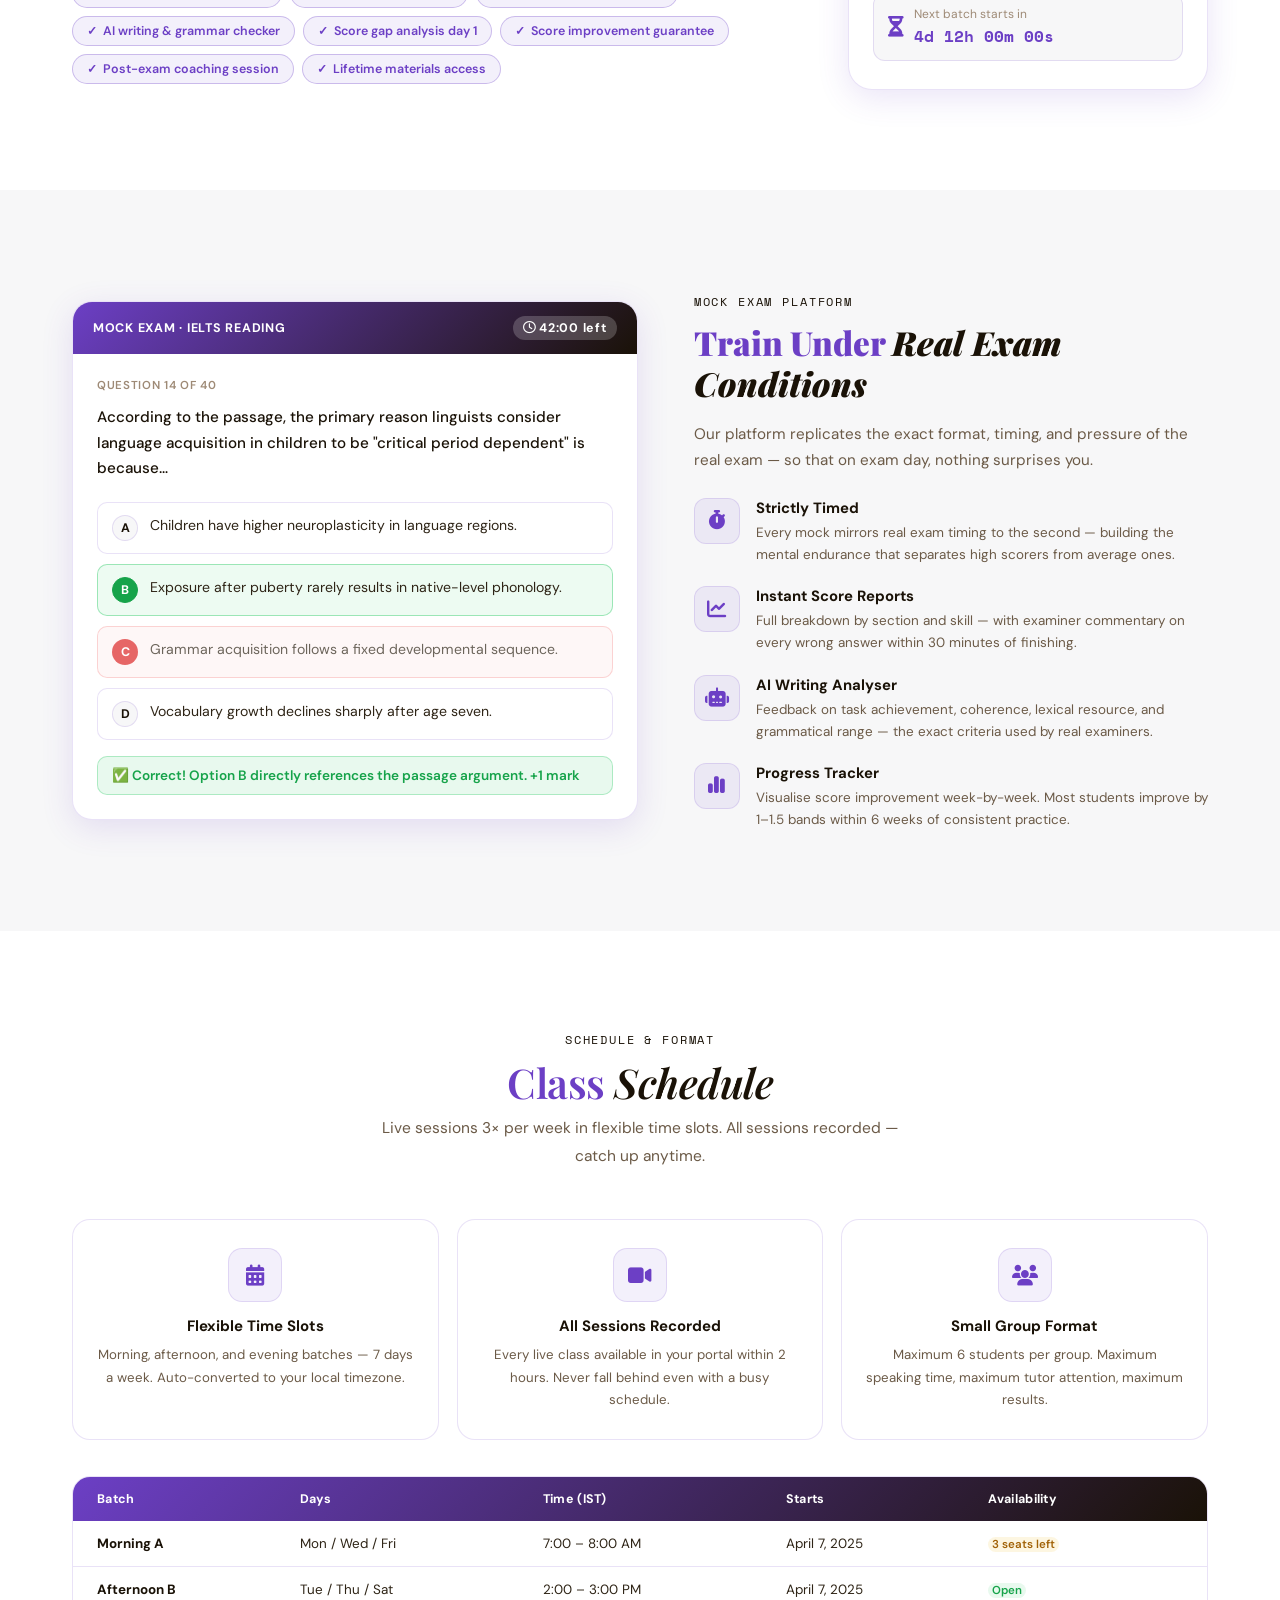
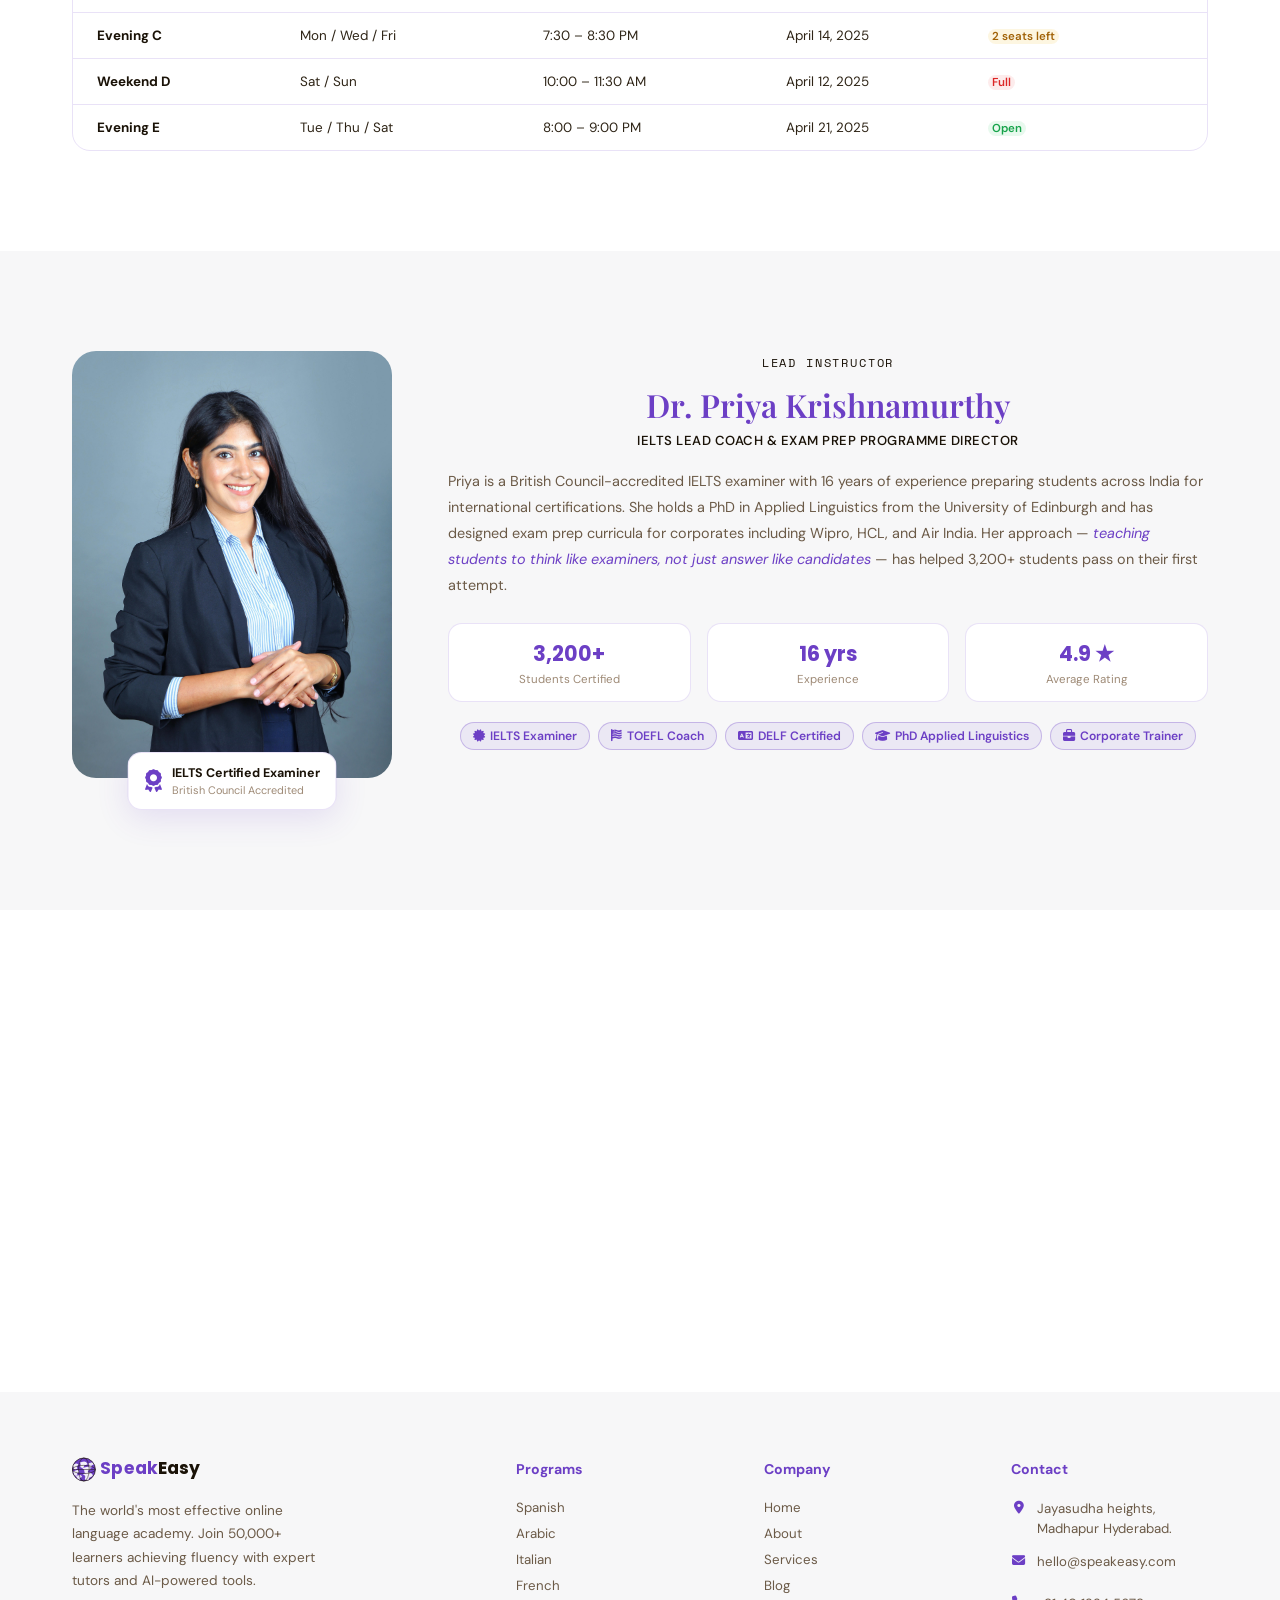
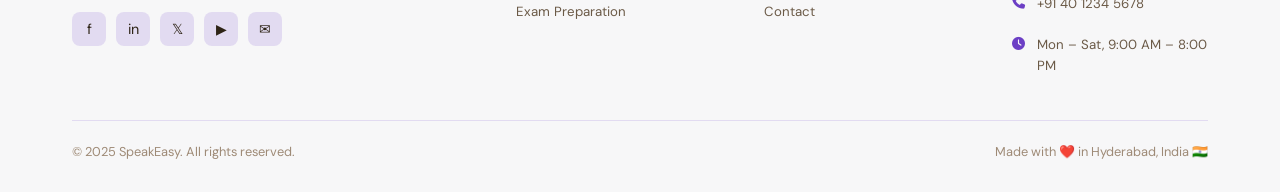
<file: service-details3.html>
<!DOCTYPE html>
<html lang="en">
<head>
<meta charset="UTF-8"/>
<meta name="viewport" content="width=device-width, initial-scale=1.0"/>
<title>Exam Preparation — SpeakEasy</title>
<link rel="preconnect" href="https://fonts.googleapis.com"/>
<link href="https://fonts.googleapis.com/css2?family=Playfair+Display:ital,wght@0,400;0,700;0,900;1,400;1,700&family=DM+Sans:wght@300;400;500;600;700&family=Poppins:wght@700;900&family=Space+Mono:wght@400;700&display=swap" rel="stylesheet"/>
<link rel="stylesheet" href="https://cdnjs.cloudflare.com/ajax/libs/font-awesome/6.5.0/css/all.min.css"/>
<link rel="stylesheet" href="css/service-details3.css"/>
<link rel="icon" type="image/svg+xml" href="favicon.svg"/>
<link rel="shortcut icon" href="favicon.svg"/>
</head>
<body>
<nav>
  <a href="index.html" class="logo" aria-label="SpeakEasy Language Academy">
    <svg viewBox="7.2 15.2 329.2 65.6" role="img">
      <title>SpeakEasy Language Academy logo</title>
      <g transform="translate(36,48)">
        <circle cx="0" cy="0" r="28" fill="#6c3fc5"/>
        <clipPath id="navGlobeClip">
          <circle cx="0" cy="0" r="28"/>
        </clipPath>
        <g clip-path="url(#navGlobeClip)">
          <path d="M-24 -12 q5 -4 10 -1 q2 2 -1 4 q-4 2 -1 5 q2 2 -4 4 q-5 1 -5 -4 q1 -4 -3 -4 q-3 -1 4 -4 Z" fill="#ffffff" opacity="0.92"/>
          <path d="M-19 2 q5 -2 7 2 q2 3 -2 4 q-4 1 -2 4 q2 3 -4 3 q-4 0 -4 -4 q1 -3 -2 -4 q-2 -1 7 -5 Z" fill="#ffffff" opacity="0.88"/>
          <path d="M-3 -19 q8 -2 11 4 q2 4 -4 4 q-5 0 -4 4 q1 4 -5 3 q-5 -1 -3 -7 q2 -4 -2 -5 q-3 -1 7 -3 Z" fill="#ffffff" opacity="0.92"/>
          <path d="M6 -6 q7 -2 10 3 q2 3 -3 4 q-5 1 -3 5 q1 4 -5 3 q-5 -1 -4 -6 q1 -4 -4 -5 q-3 -1 9 -4 Z" fill="#ffffff" opacity="0.9"/>
          <path d="M8 8 q9 -2 13 4 q3 4 -4 6 q-6 2 -5 6 q1 4 -5 3 q-6 -1 -4 -7 q2 -5 -4 -7 q-4 -1 9 -5 Z" fill="#ffffff" opacity="0.9"/>
          <path d="M-13 14 q5 -2 8 2 q2 3 -3 4 q-4 1 -2 4 q2 3 -4 2 q-5 -1 -3 -5 q1 -3 -2 -4 q-3 -1 6 -3 Z" fill="#ffffff" opacity="0.85"/>
          <path d="M18 -17 q5 -1 6 3 q1 3 -3 3 q-4 1 -2 4 q1 3 -4 2 q-4 -1 -3 -5 q1 -3 -2 -3 q-2 -1 8 -4 Z" fill="#ffffff" opacity="0.85"/>
        </g>
        <ellipse cx="0" cy="0" rx="28" ry="10" fill="none" stroke="#1a1207" stroke-width="1.2"/>
        <ellipse cx="0" cy="0" rx="13" ry="28" fill="none" stroke="#1a1207" stroke-width="1.2"/>
        <line x1="-28" y1="0" x2="28" y2="0" stroke="#1a1207" stroke-width="1.2"/>
        <circle cx="0" cy="0" r="28" fill="none" stroke="#1a1207" stroke-width="1.6"/>
      </g>
      <text x="76" y="58" font-family="'Poppins', Arial, sans-serif" font-size="42" font-weight="700" letter-spacing="0.3">
        <tspan fill="#6c3fc5">Speak</tspan><tspan class="logo-easy-text" fill="#1a1207">Easy</tspan>
      </text>
    </svg>
  </a>
  <ul class="nav-links">
    <li class="dropdown">
      <a href="index.html"><span class="nav-link-text">Home </span><span class="dropdown-caret">▾</span></a>
      <div class="dropdown-menu">
        <a href="index.html">Home 1</a>
        <a href="home2.html">Home 2</a>
      </div>
    </li>
    <li><a href="about.html"><span class="nav-link-text">About</span></a></li>
    <li><a href="services.html"class="active"><span class="nav-link-text">Services</span></a></li>
    <li><a href="blog.html"><span class="nav-link-text">Blog</span></a></li>
    <li><a href="contact.html"><span class="nav-link-text">Contact</span></a></li>
    <li><a href="admin.html"><span class="nav-link-text">Dashboard</span></a></li>
    <li class="mobile-only-item"><a href="login.html" class="mobile-login-btn">LOGIN</a></li>
  </ul>
  <div class="nav-icons">
    <button class="rtl-toggle" id="rtlToggle" title="Toggle RTL/LTR"><span id="rtlLabel">RTL</span></button>
    <button class="theme-toggle" id="themeToggle" title="Toggle theme"><i class="fa-solid fa-sun" id="themeIcon"></i></button>
    <a href="login.html" class="login-btn desktop-icon">LOGIN</a>
    <div class="hamburger" id="hamburger">
      <span></span><span></span><span></span>
    </div>
  </div>
</nav>

<!-- ═══ HERO ═══ -->
<section class="sd-hero">
  <div class="hero-left">
    <div class="hero-title-glass">
      <h1 class="hero-title">Ace Your Exam.<br><em>First Time.</em></h1>
    </div>
    <p class="hero-desc">Targeted preparation for IELTS, TOEFL, DELF, DELE, JLPT, and HSK — with certified examiner coaches, 200+ real past papers, timed mock exams, and a personalised score improvement plan from day one.</p>
    <div class="hero-meta">
      <div class="meta-pill"><i class="fa-solid fa-clock"></i> 10 Weeks</div>
      <div class="meta-pill"><i class="fa-solid fa-graduation-cap"></i> 6 Exams</div>
      <div class="meta-pill"><i class="fa-solid fa-shield-halved"></i> Score Guarantee</div>
      <div class="meta-pill"><i class="fa-solid fa-user-tie"></i> Examiner Coaches</div>
    </div>
    <div class="hero-btns">
      <button class="btn-primary">Start Exam Prep →</button>
      <button class="btn-ghost">Free  Test</button>
    </div>
  </div>
</section>

<!-- ═══ EXAMS COVERED ═══ -->
<section class="section reveal" id="exams">
  <div class="section-header">
    <div class="eyebrow">Certifications Covered</div>
    <h2 class="sec-title"style="color:var(--primary);">6 International <em style="color:var(--secondary);">Examinations</em></h2>
    <p class="sec-sub">One programme, six world-recognised certifications. Your coach specialises in your chosen exam from day one.</p>
  </div>
  <div class="exam-grid">
    <div class="exam-card feat">
      <div class="ec-head" style="background-image:url('Images/ielts.jpg');"><div class="ec-rate">96% pass rate</div></div>
      <div class="ec-body"><div class="ec-score-lbl">Target Band</div><div class="ec-score">6.0 → 9.0</div><ul class="ec-feats"><li>Academic &amp; General Training tracks</li><li>4 skills: Listen, Read, Write, Speak</li><li>60+ mock tests with examiner feedback</li><li>University &amp; visa requirement mapping</li></ul></div>
    </div>
    <div class="exam-card">
      <div class="ec-head" style="background-image:url('Images/toefl.jpg');"><div class="ec-rate">94% target score</div></div>
      <div class="ec-body"><div class="ec-score-lbl">Target Score</div><div class="ec-score">80 → 120 pts</div><ul class="ec-feats"><li>US/Canada admissions focus</li><li>Integrated &amp; independent tasks</li><li>Note-taking strategy training</li><li>500+ academic vocabulary drills</li></ul></div>
    </div>
    <div class="exam-card">
      <div class="ec-head" style="background-image:url('Images/delf.jpg');"><div class="ec-rate">97% pass rate</div></div>
      <div class="ec-body"><div class="ec-score-lbl">Levels</div><div class="ec-score">A1 · A2 · B1 · B2 · C1</div><ul class="ec-feats"><li>Certified DELF examiners on staff</li><li>Real oral exam roleplay practice</li><li>Written marking rubrics explained</li><li>6-week fast-track option available</li></ul></div>
    </div>
    <div class="exam-card">
      <div class="ec-head" style="background-image:url('Images/dele.jpg');"><div class="ec-rate">95% pass rate</div></div>
      <div class="ec-body"><div class="ec-score-lbl">Levels</div><div class="ec-score">A1 · A2 · B1 · B2 · C1 · C2</div><ul class="ec-feats"><li>DELE-accredited examiner coach</li><li>Prueba oral preparation sessions</li><li>Grammar consolidation per level</li><li>Spain &amp; LATAM variant coverage</li></ul></div>
    </div>
    <div class="exam-card">
      <div class="ec-head" style="background-image:url('Images/jlpt.jpg');"><div class="ec-rate">93% pass N2</div></div>
      <div class="ec-body"><div class="ec-score-lbl">Levels</div><div class="ec-score">N5 · N4 · N3 · N2 · N1</div><ul class="ec-feats"><li>Kanji &amp; vocab intensive drills</li><li>Grammar pattern deep-dive</li><li>Timed reading practice sets</li><li>Listening speed training</li></ul></div>
    </div>
    <div class="exam-card">
      <div class="ec-head" style="background-image:url('Images/hsk.jpg');"><div class="ec-rate">92% pass HSK 4+</div></div>
      <div class="ec-body"><div class="ec-score-lbl">Levels</div><div class="ec-score">HSK 1 → HSK 6</div><ul class="ec-feats"><li>2,500+ vocab systematic study</li><li>Tone &amp; pinyin mastery sessions</li><li>Character memory techniques</li><li>HSKK spoken prep included</li></ul></div>
    </div>
  </div>
</section>

<!-- ═══ HOW IT WORKS ═══ -->
<section class="section section-alt reveal">
  <div class="section-header">
    <div class="eyebrow">Our Method</div>
    <h2 class="sec-title"style="var(--primary);">How SpeakEasy Exam Prep <em style="color:var(--secondary);">Works</em></h2>
    <p class="sec-sub">A proven 4-step system built around how examiners actually mark — not just what the exam tests.</p>
  </div>
  <div class="steps-grid">
    <div class="step-card"><div class="step-num">01</div><div class="step-title">Diagnostic Mock</div><div class="step-body">Week one begins with a full timed mock exam under real conditions. We identify every weak point with section-by-section scoring.</div></div>
    <div class="step-card"><div class="step-num">02</div><div class="step-title">Personalised Plan</div><div class="step-body">Your coach builds a custom 10-week improvement roadmap targeting your specific gaps — not a generic syllabus.</div></div>
    <div class="step-card"><div class="step-num">03</div><div class="step-title">Live Coaching</div><div class="step-body">3× live sessions per week with a certified examiner. Real past papers, timed drills, AI writing analysis — every session.</div></div>
    <div class="step-card"><div class="step-num">04</div><div class="step-title">Final Mock + Cert</div><div class="step-body">A full simulated exam in week 10 with examiner feedback. Walk in knowing exactly what to expect. Walk out with your target score.</div></div>
  </div>
</section>

<!-- ═══ OVERVIEW / ENROL ═══ -->
<section class="section reveal" id="overview">
  <div class="overview-grid">
    <div class="overview-body">
      <div class="eyebrow">Why SpeakEasy Exam Prep?</div>
      <h2 class="sec-title" style="margin-bottom:24px;color:var(--primary);">We Teach You How <em style="color:var(--secondary);">Examiners Think</em></h2>
      <p>Most exam prep courses teach you what the exam tests. Ours teaches you <strong>how the examiners think</strong>. Every coach on our team is either a current or former certified examiner — they know exactly what earns top marks and what loses them.</p>
      <p>Our 10-week intensive combines live expert coaching, timed past-paper practice under real exam conditions, AI-powered writing feedback, and a <strong>personalised improvement plan</strong> built around your specific weak points identified in week one's full diagnostic mock exam.</p>
      <div class="highlight-box">
        "On exam day, our students don't just know the content — they know the game. That's why 95% pass on the first attempt."
        <span>— Dr. Priya Krishnamurthy, IELTS Lead Coach</span>
      </div>
      <p>Whether your goal is university admission, visa approval, professional certification, or career advancement, our coaches will get you there — with a <strong>score improvement guarantee or full refund</strong>.</p>
      <div class="outcome-tags">
        <div class="otag">Certified examiner coaches</div>
        <div class="otag">200+ real past papers</div>
        <div class="otag">Mock exam every 2 weeks</div>
        <div class="otag">AI writing &amp; grammar checker</div>
        <div class="otag">Score gap analysis day 1</div>
        <div class="otag">Score improvement guarantee</div>
        <div class="otag">Post-exam coaching session</div>
        <div class="otag">Lifetime materials access</div>
      </div>
    </div>
    <div class="enrol-card">
      <div class="ec-tag">⭐ Most Enrolled Programme</div>
      <div class="ec-price"><sup>₹</sup>17,999</div>
      <div class="ec-period">One-time · 10-week intensive</div>
      <div class="ec-orig">₹21,999 — Save ₹4,000 Early Bird</div>
      <ul class="ec-includes">
        <li><div class="tick">✓</div> 30 Live Coaching Sessions (3× per week)</li>
        <li><div class="tick">✓</div> 5 Full Timed Mock Exams</li>
        <li><div class="tick">✓</div> 200+ Past Papers Library Access</li>
        <li><div class="tick">✓</div> AI Writing Analyser — Unlimited</li>
        <li><div class="tick">✓</div> 2 × 1-on-1 Strategy Sessions</li>
        <li><div class="tick">✓</div> Personalised Improvement Plan</li>
        <li><div class="tick">✓</div> Score Improvement Guarantee</li>
      </ul>
      <button class="ec-btn">Enrol Now — ₹17,999 →</button>
      <button class="ec-btn-alt">Book Free Diagnostic Test</button>
      <div class="ec-guarantee">Score improvement guarantee or full refund</div>
      <div class="countdown-wrap">
        <i class="fa-solid fa-hourglass-half cd-icon"></i>
        <div>
          <div class="cd-label">Next batch starts in</div>
          <div class="cd-timer" id="countdown">4d 12h 00m 00s</div>
        </div>
      </div>
    </div>
  </div>
</section>

<!-- ═══ MOCK EXAM DEMO ═══ -->
<section class="section section-alt reveal" id="mock">
  <div class="mock-grid">
    <div class="mock-panel">
      <div class="mp-head"><span>MOCK EXAM · IELTS READING</span><span class="mp-timer"><i class="fa-regular fa-clock"></i> 42:00 left</span></div>
      <div class="mock-q">
        <div class="mq-num">Question 14 of 40</div>
        <div class="mq-text">According to the passage, the primary reason linguists consider language acquisition in children to be "critical period dependent" is because…</div>
        <div class="mq-opts">
          <div class="mq-opt"><div class="opt-ltr">A</div>Children have higher neuroplasticity in language regions.</div>
          <div class="mq-opt correct"><div class="opt-ltr">B</div>Exposure after puberty rarely results in native-level phonology.</div>
          <div class="mq-opt wrong"><div class="opt-ltr">C</div>Grammar acquisition follows a fixed developmental sequence.</div>
          <div class="mq-opt"><div class="opt-ltr">D</div>Vocabulary growth declines sharply after age seven.</div>
        </div>
        <div class="mq-fb">✅ Correct! Option B directly references the passage argument. +1 mark</div>
      </div>
    </div>
    <div class="mock-info">
      <div class="eyebrow">Mock Exam Platform</div>
      <h3 style="color:var(--primary);">Train Under <em style="color:var(--secondary);">Real Exam Conditions</em></h3>
      <p>Our platform replicates the exact format, timing, and pressure of the real exam — so that on exam day, nothing surprises you.</p>
      <ul class="feat-list">
        <li><div class="fl-icon"><i class="fa-solid fa-stopwatch"></i></div><div><div class="fl-title">Strictly Timed</div><div class="fl-body">Every mock mirrors real exam timing to the second — building the mental endurance that separates high scorers from average ones.</div></div></li>
        <li><div class="fl-icon"><i class="fa-solid fa-chart-line"></i></div><div><div class="fl-title">Instant Score Reports</div><div class="fl-body">Full breakdown by section and skill — with examiner commentary on every wrong answer within 30 minutes of finishing.</div></div></li>
        <li><div class="fl-icon"><i class="fa-solid fa-robot"></i></div><div><div class="fl-title">AI Writing Analyser</div><div class="fl-body">Feedback on task achievement, coherence, lexical resource, and grammatical range — the exact criteria used by real examiners.</div></div></li>
        <li><div class="fl-icon"><i class="fa-solid fa-chart-simple"></i></div><div><div class="fl-title">Progress Tracker</div><div class="fl-body">Visualise score improvement week-by-week. Most students improve by 1–1.5 bands within 6 weeks of consistent practice.</div></div></li>
      </ul>
    </div>
  </div>
</section>

<!-- ═══ SCHEDULE ═══ -->
<section class="section reveal" id="schedule">
  <div class="section-header">
    <div class="eyebrow">Schedule &amp; Format</div>
    <h2 class="sec-title"style="color:var(--primary);">Class <em style="color:var(--secondary);">Schedule</em></h2>
    <p class="sec-sub">Live sessions 3× per week in flexible time slots. All sessions recorded — catch up anytime.</p>
  </div>
  <div class="schedule-grid">
    <div class="sch-card"><div class="sch-icon"><i class="fa-solid fa-calendar-days"></i></div><div class="sch-title">Flexible Time Slots</div><div class="sch-body">Morning, afternoon, and evening batches — 7 days a week. Auto-converted to your local timezone.</div></div>
    <div class="sch-card"><div class="sch-icon"><i class="fa-solid fa-video"></i></div><div class="sch-title">All Sessions Recorded</div><div class="sch-body">Every live class available in your portal within 2 hours. Never fall behind even with a busy schedule.</div></div>
    <div class="sch-card"><div class="sch-icon"><i class="fa-solid fa-users"></i></div><div class="sch-title">Small Group Format</div><div class="sch-body">Maximum 6 students per group. Maximum speaking time, maximum tutor attention, maximum results.</div></div>
  </div>
  <div class="schedule-table">
    <div class="st-header"><span>Batch</span><span>Days</span><span>Time (IST)</span><span>Starts</span><span>Availability</span></div>
    <div class="st-row"><span class="batch">Morning A</span><span>Mon / Wed / Fri</span><span>7:00 – 8:00 AM</span><span>April 7, 2025</span><span><span class="avail few">3 seats left</span></span></div>
    <div class="st-row"><span class="batch">Afternoon B</span><span>Tue / Thu / Sat</span><span>2:00 – 3:00 PM</span><span>April 7, 2025</span><span><span class="avail open">Open</span></span></div>
    <div class="st-row"><span class="batch">Evening C</span><span>Mon / Wed / Fri</span><span>7:30 – 8:30 PM</span><span>April 14, 2025</span><span><span class="avail few">2 seats left</span></span></div>
    <div class="st-row"><span class="batch">Weekend D</span><span>Sat / Sun</span><span>10:00 – 11:30 AM</span><span>April 12, 2025</span><span><span class="avail full">Full</span></span></div>
    <div class="st-row"><span class="batch">Evening E</span><span>Tue / Thu / Sat</span><span>8:00 – 9:00 PM</span><span>April 21, 2025</span><span><span class="avail open">Open</span></span></div>
  </div>
</section>

<!-- ═══ INSTRUCTOR ═══ -->
<section class="section section-alt reveal" id="instructor">
  <div class="instructor-grid">
    <div class="inst-photo">
      <img src="Images/team-1.jpg" alt="Dr. Priya Krishnamurthy, IELTS Lead Coach"/>
      <div class="inst-badge">
        <i class="fa-solid fa-award inst-badge-icon"></i>
        <div>
          <div class="inst-badge-text">IELTS Certified Examiner</div>
          <div class="inst-badge-sub">British Council Accredited</div>
        </div>
      </div>
    </div>
    <div class="inst-info">
      <div class="eyebrow">Lead Instructor</div>
      <div class="inst-name"style="color:var(--primary);">Dr. Priya Krishnamurthy</div>
      <div class="inst-role">IELTS Lead Coach &amp; Exam Prep Programme Director</div>
      <p class="inst-bio">Priya is a British Council-accredited IELTS examiner with 16 years of experience preparing students across India for international certifications. She holds a PhD in Applied Linguistics from the University of Edinburgh and has designed exam prep curricula for corporates including Wipro, HCL, and Air India. Her approach — <em>teaching students to think like examiners, not just answer like candidates</em> — has helped 3,200+ students pass on their first attempt.</p>
      <div class="inst-stats">
        <div class="is-box"><div class="is-num">3,200+</div><div class="is-label">Students Certified</div></div>
        <div class="is-box"><div class="is-num">16 yrs</div><div class="is-label">Experience</div></div>
        <div class="is-box"><div class="is-num">4.9 ★</div><div class="is-label">Average Rating</div></div>
      </div>
      <div class="inst-tags">
        <span class="inst-tag"><i class="fa-solid fa-certificate"></i>IELTS Examiner</span>
        <span class="inst-tag"><i class="fa-solid fa-flag-usa"></i>TOEFL Coach</span>
        <span class="inst-tag"><i class="fa-solid fa-language"></i>DELF Certified</span>
        <span class="inst-tag"><i class="fa-solid fa-graduation-cap"></i>PhD Applied Linguistics</span>
        <span class="inst-tag"><i class="fa-solid fa-briefcase"></i>Corporate Trainer</span>
      </div>
    </div>
  </div>
</section>

<!-- ═══ CTA ═══ -->
<section class="cta-section reveal">
  <div class="cta-ring"></div><div class="cta-ring"></div>
  <h2 class="cta-title">Your Target Score Is<br><em>Closer Than You Think</em></h2>
  <p class="cta-sub">Join 3,200+ students who achieved their exam goals with SpeakEasy. Next batch starts in 4 days — limited seats per group.</p>
  <div class="cta-btns">
    <a href="contact.html" class="btn-cta-primary">Enrol Now — ₹17,999 →</a>
    <a href="contact.html" class="btn-cta-outline">Book Free  Test</a>
  </div>
</section>
<!-- FOOTER -->
<footer>
  <div class="footer-grid">
    <div class="footer-brand">
      <a href="index.html" class="logo" aria-label="SpeakEasy Language Academy">
        <svg viewBox="7.2 15.2 329.2 65.6" role="img">
          <title>SpeakEasy Language Academy logo</title>
          <g transform="translate(36,48)">
            <circle cx="0" cy="0" r="28" fill="#6c3fc5"/>
            <clipPath id="footerGlobeClip">
              <circle cx="0" cy="0" r="28"/>
            </clipPath>
            <g clip-path="url(#footerGlobeClip)">
              <path d="M-24 -12 q5 -4 10 -1 q2 2 -1 4 q-4 2 -1 5 q2 2 -4 4 q-5 1 -5 -4 q1 -4 -3 -4 q-3 -1 4 -4 Z" fill="#ffffff" opacity="0.92"/>
              <path d="M-19 2 q5 -2 7 2 q2 3 -2 4 q-4 1 -2 4 q2 3 -4 3 q-4 0 -4 -4 q1 -3 -2 -4 q-2 -1 7 -5 Z" fill="#ffffff" opacity="0.88"/>
              <path d="M-3 -19 q8 -2 11 4 q2 4 -4 4 q-5 0 -4 4 q1 4 -5 3 q-5 -1 -3 -7 q2 -4 -2 -5 q-3 -1 7 -3 Z" fill="#ffffff" opacity="0.92"/>
              <path d="M6 -6 q7 -2 10 3 q2 3 -3 4 q-5 1 -3 5 q1 4 -5 3 q-5 -1 -4 -6 q1 -4 -4 -5 q-3 -1 9 -4 Z" fill="#ffffff" opacity="0.9"/>
              <path d="M8 8 q9 -2 13 4 q3 4 -4 6 q-6 2 -5 6 q1 4 -5 3 q-6 -1 -4 -7 q2 -5 -4 -7 q-4 -1 9 -5 Z" fill="#ffffff" opacity="0.9"/>
              <path d="M-13 14 q5 -2 8 2 q2 3 -3 4 q-4 1 -2 4 q2 3 -4 2 q-5 -1 -3 -5 q1 -3 -2 -4 q-3 -1 6 -3 Z" fill="#ffffff" opacity="0.85"/>
              <path d="M18 -17 q5 -1 6 3 q1 3 -3 3 q-4 1 -2 4 q1 3 -4 2 q-4 -1 -3 -5 q1 -3 -2 -3 q-2 -1 8 -4 Z" fill="#ffffff" opacity="0.85"/>
            </g>
            <ellipse cx="0" cy="0" rx="28" ry="10" fill="none" stroke="#1a1207" stroke-width="1.2"/>
            <ellipse cx="0" cy="0" rx="13" ry="28" fill="none" stroke="#1a1207" stroke-width="1.2"/>
            <line x1="-28" y1="0" x2="28" y2="0" stroke="#1a1207" stroke-width="1.2"/>
            <circle cx="0" cy="0" r="28" fill="none" stroke="#1a1207" stroke-width="1.6"/>
          </g>
          <text x="76" y="58" font-family="'Poppins', Arial, sans-serif" font-size="42" font-weight="700" letter-spacing="0.3">
            <tspan fill="#6c3fc5">Speak</tspan><tspan class="logo-easy-text" fill="#1a1207">Easy</tspan>
          </text>
        </svg>
      </a>
      <p class="footer-desc">The world's most effective online language academy. Join 50,000+ learners achieving fluency with expert tutors and AI-powered tools.</p>
      <div class="social-links">
        <a class="social-btn" href="#">f</a>
        <a class="social-btn" href="#">in</a>
        <a class="social-btn" href="#">𝕏</a>
        <a class="social-btn" href="#">▶</a>
        <a class="social-btn" href="#">✉</a>
      </div>
    </div>
    <div class="footer-col"><h5>Programs</h5><a href="section-details.html">Spanish</a><a href="section-details1.html">Arabic</a><a href="section-details2.html">Italian</a><a href="service-details4.html">French</a><a href="section-details3.html">Exam Preparation</a></div>
    <div class="footer-col"><h5>Company</h5><a href="index.html">Home</a><a href="about.html">About</a><a href="services.html">Services</a><a href="blog.html">Blog</a><a href="contact.html">Contact</a></div>
    <div class="footer-col footer-contact">
      <h5>Contact</h5>
      <div class="footer-contact-item">
        <i class="fa-solid fa-location-dot"></i>
        <span>Jayasudha heights, Madhapur Hyderabad.</span>
      </div>
      <div class="footer-contact-item">
        <i class="fa-solid fa-envelope"></i>
        <a href="mailto:hello@speakeasy.com">hello@speakeasy.com</a>
      </div>
      <div class="footer-contact-item">
        <i class="fa-solid fa-phone"></i>
        <a href="tel:+914012345678">+91 40 1234 5678</a>
      </div>
      <div class="footer-contact-item">
        <i class="fa-solid fa-clock"></i>
        <span>Mon – Sat, 9:00 AM – 8:00 PM</span>
      </div>
    </div>
  </div>
  <div class="footer-bottom">
    <span>© 2025 SpeakEasy. All rights reserved.</span>
    <span>Made with ❤️ in Hyderabad, India 🇮🇳</span>
  </div>
</footer>

<script src="js/service-details3.js"></script>
</body>
</html>
</file>
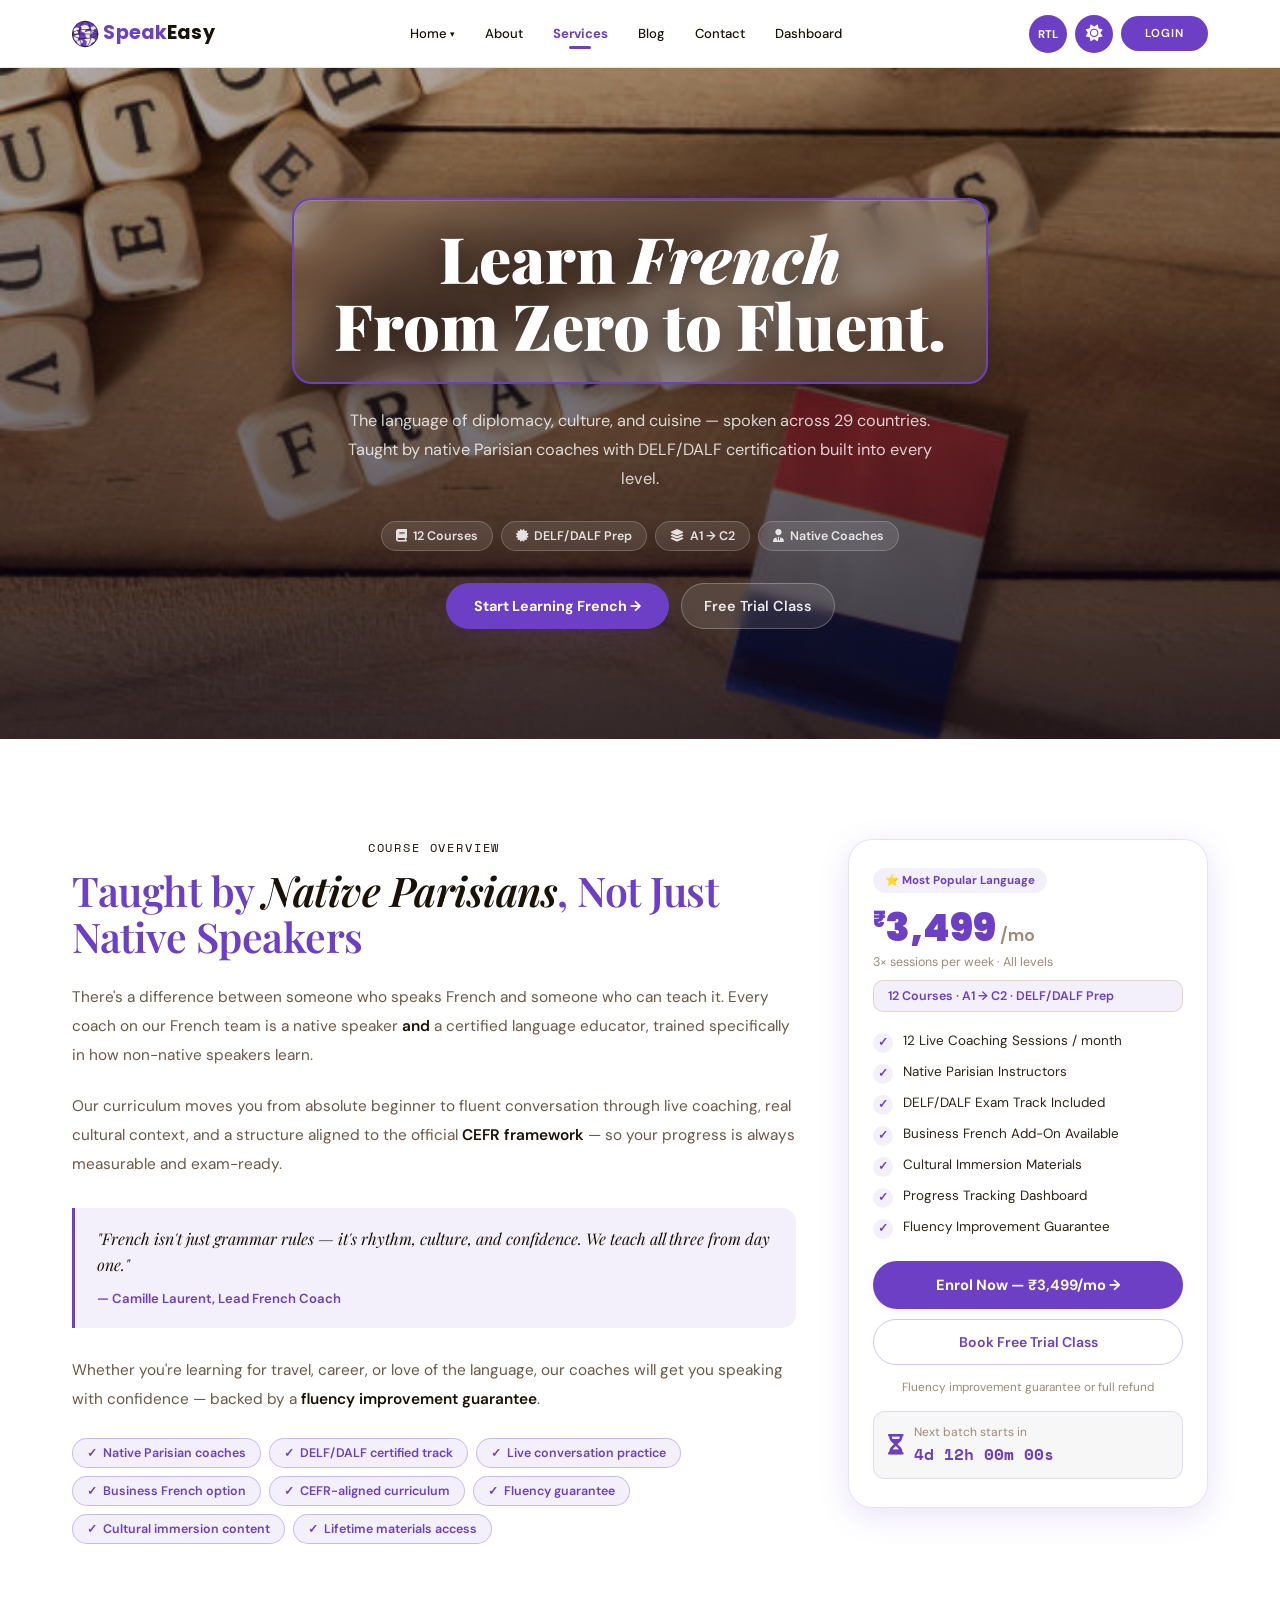
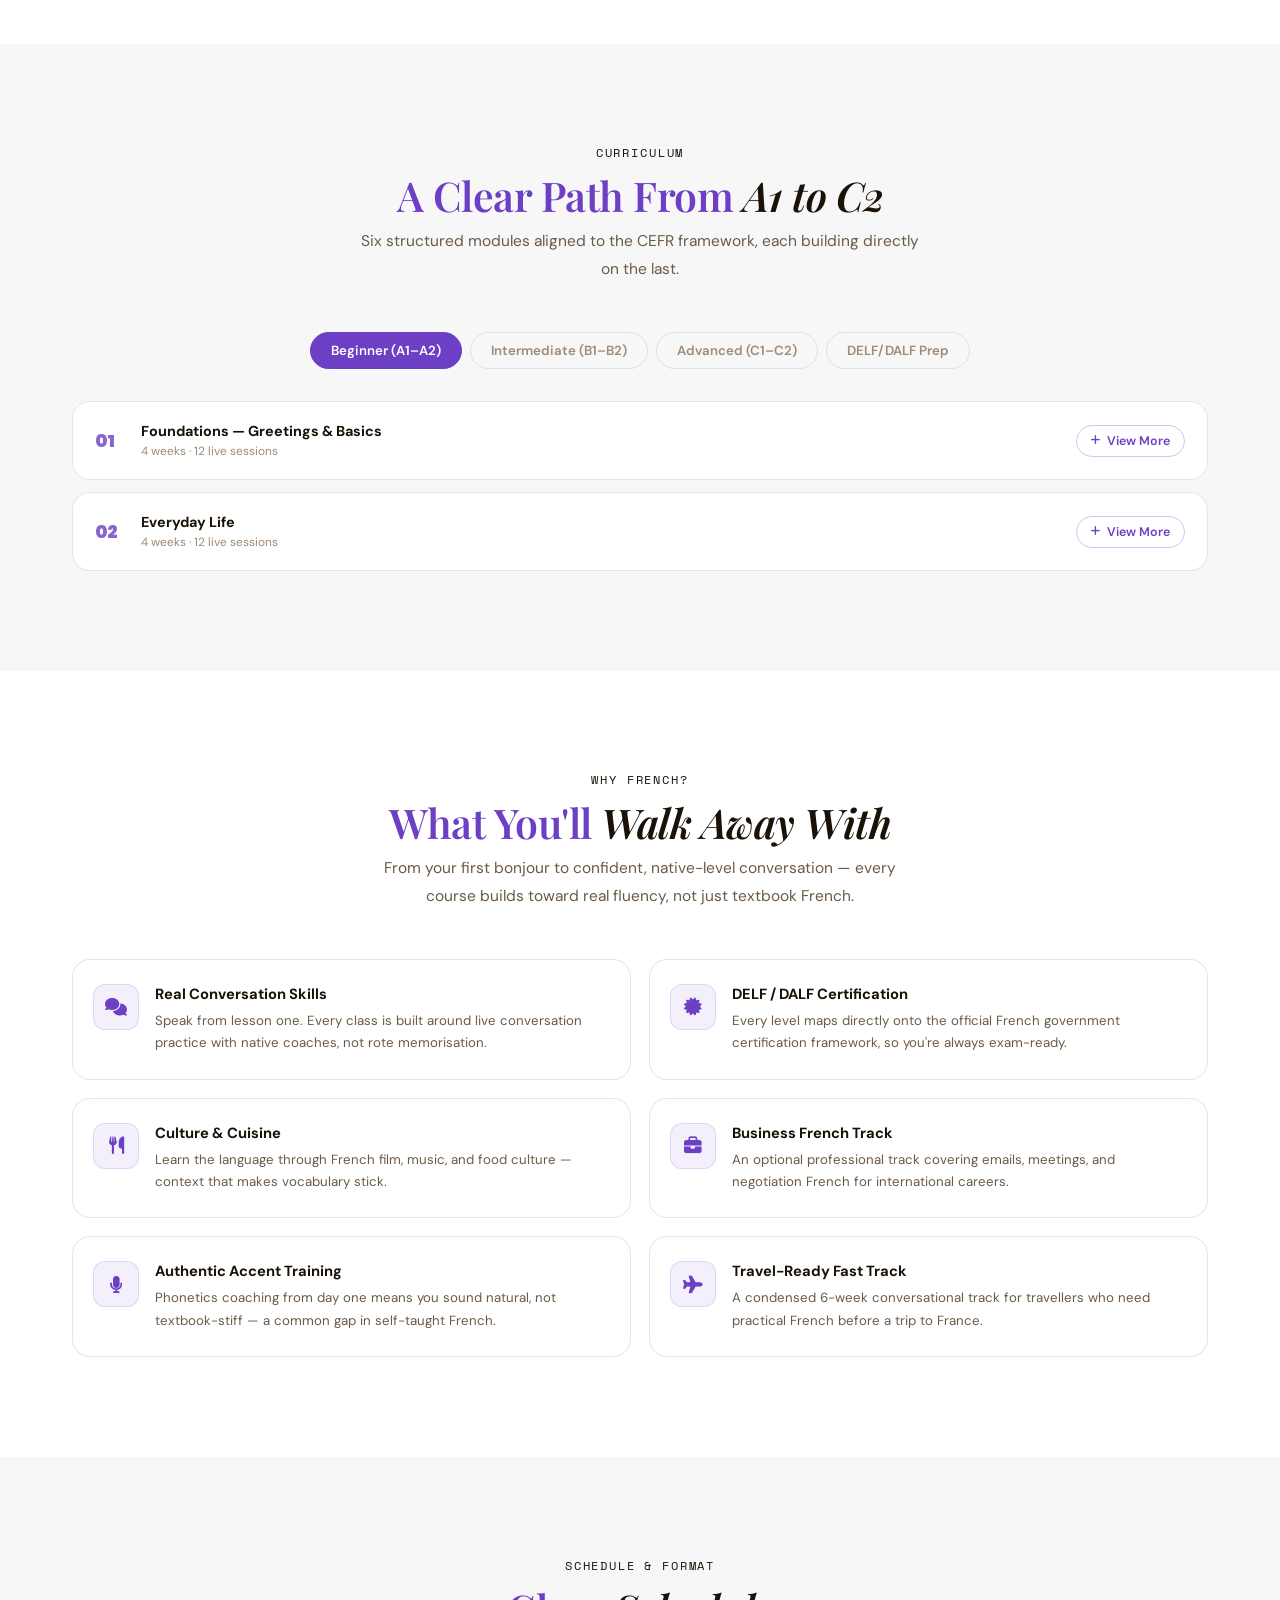
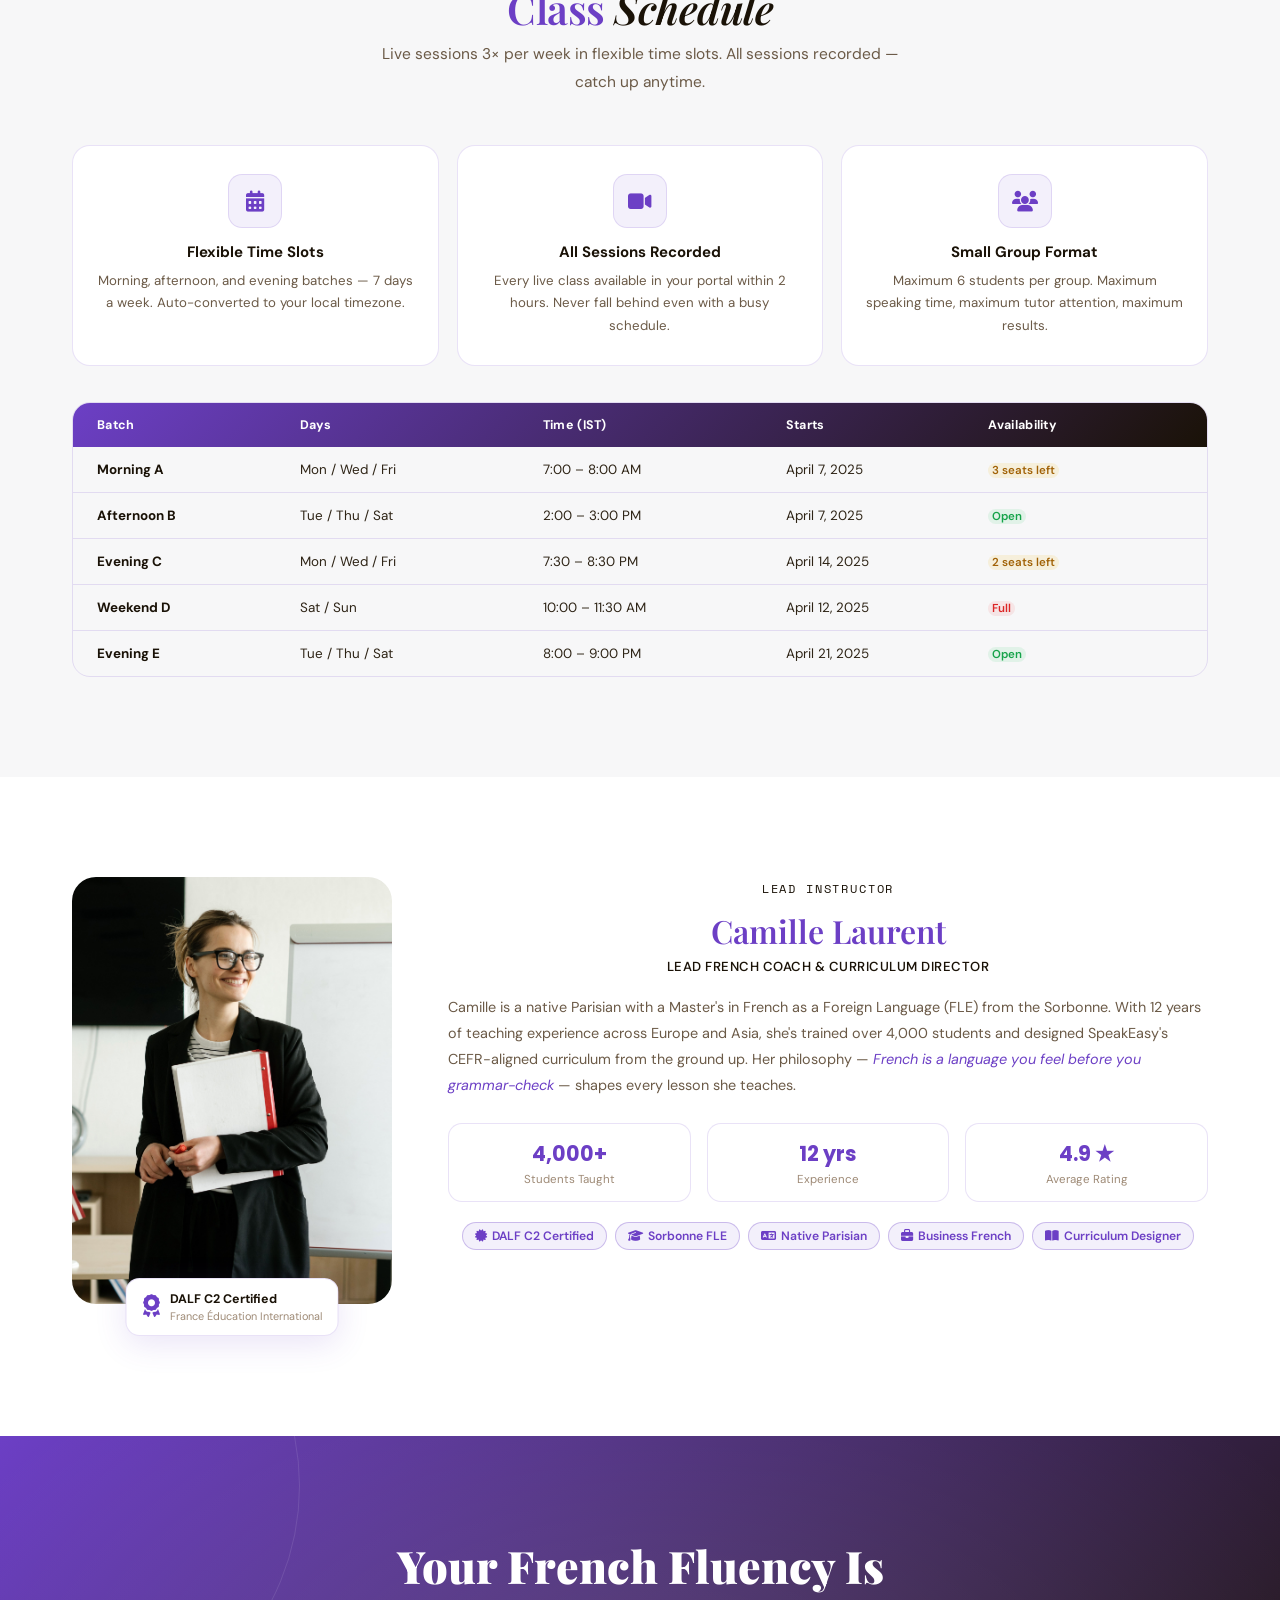
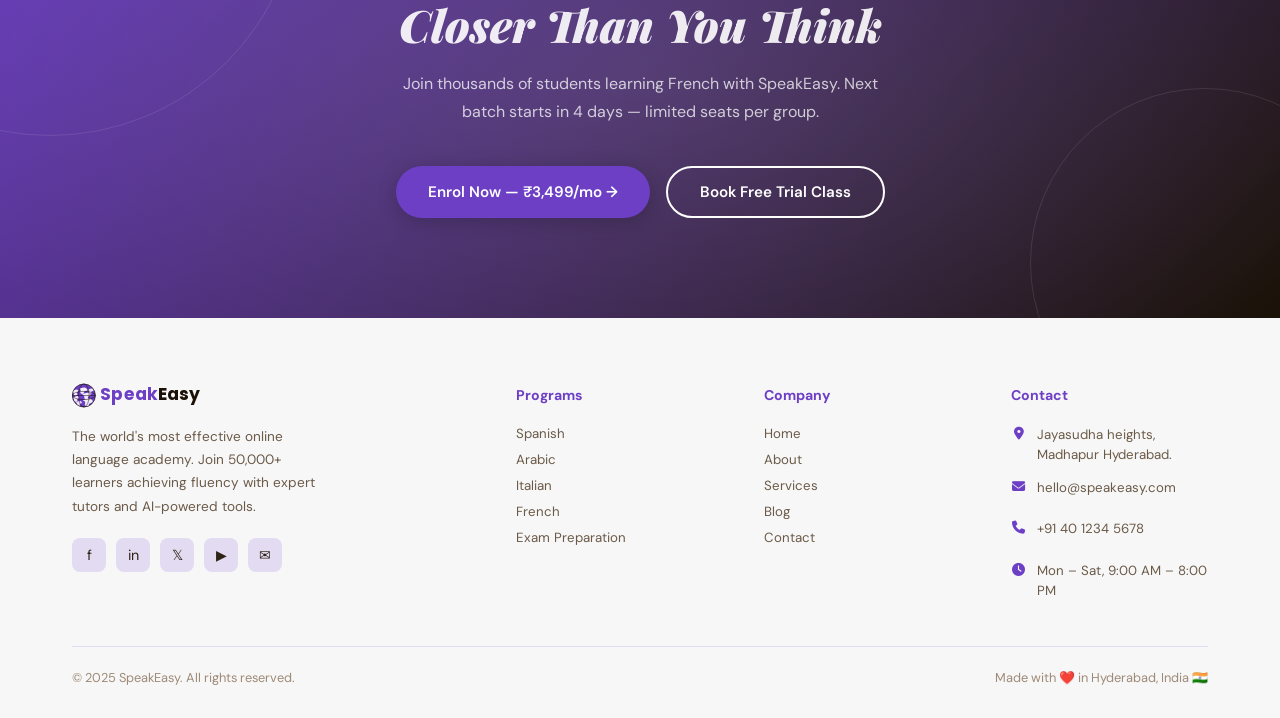
<file: service-details4.html>
<!DOCTYPE html>
<html lang="en">
<head>
<meta charset="UTF-8"/>
<meta name="viewport" content="width=device-width, initial-scale=1.0"/>
<title>French — SpeakEasy</title>
<link rel="preconnect" href="https://fonts.googleapis.com"/>
<link href="https://fonts.googleapis.com/css2?family=Playfair+Display:ital,wght@0,400;0,700;0,900;1,400;1,700&family=DM+Sans:wght@300;400;500;600;700&family=Poppins:wght@700;900&family=Space+Mono:wght@400;700&display=swap" rel="stylesheet"/>
<link rel="stylesheet" href="https://cdnjs.cloudflare.com/ajax/libs/font-awesome/6.5.0/css/all.min.css"/>
<link rel="stylesheet" href="css/service-details4.css"/>
<link rel="icon" type="image/svg+xml" href="favicon.svg"/>
<link rel="shortcut icon" href="favicon.svg"/>
</head>
<body>
<nav>
  <a href="index.html" class="logo" aria-label="SpeakEasy Language Academy">
    <svg viewBox="7.2 15.2 329.2 65.6" role="img">
      <title>SpeakEasy Language Academy logo</title>
      <g transform="translate(36,48)">
        <circle cx="0" cy="0" r="28" fill="#6c3fc5"/>
        <clipPath id="navGlobeClip">
          <circle cx="0" cy="0" r="28"/>
        </clipPath>
        <g clip-path="url(#navGlobeClip)">
          <path d="M-24 -12 q5 -4 10 -1 q2 2 -1 4 q-4 2 -1 5 q2 2 -4 4 q-5 1 -5 -4 q1 -4 -3 -4 q-3 -1 4 -4 Z" fill="#ffffff" opacity="0.92"/>
          <path d="M-19 2 q5 -2 7 2 q2 3 -2 4 q-4 1 -2 4 q2 3 -4 3 q-4 0 -4 -4 q1 -3 -2 -4 q-2 -1 7 -5 Z" fill="#ffffff" opacity="0.88"/>
          <path d="M-3 -19 q8 -2 11 4 q2 4 -4 4 q-5 0 -4 4 q1 4 -5 3 q-5 -1 -3 -7 q2 -4 -2 -5 q-3 -1 7 -3 Z" fill="#ffffff" opacity="0.92"/>
          <path d="M6 -6 q7 -2 10 3 q2 3 -3 4 q-5 1 -3 5 q1 4 -5 3 q-5 -1 -4 -6 q1 -4 -4 -5 q-3 -1 9 -4 Z" fill="#ffffff" opacity="0.9"/>
          <path d="M8 8 q9 -2 13 4 q3 4 -4 6 q-6 2 -5 6 q1 4 -5 3 q-6 -1 -4 -7 q2 -5 -4 -7 q-4 -1 9 -5 Z" fill="#ffffff" opacity="0.9"/>
          <path d="M-13 14 q5 -2 8 2 q2 3 -3 4 q-4 1 -2 4 q2 3 -4 2 q-5 -1 -3 -5 q1 -3 -2 -4 q-3 -1 6 -3 Z" fill="#ffffff" opacity="0.85"/>
          <path d="M18 -17 q5 -1 6 3 q1 3 -3 3 q-4 1 -2 4 q1 3 -4 2 q-4 -1 -3 -5 q1 -3 -2 -3 q-2 -1 8 -4 Z" fill="#ffffff" opacity="0.85"/>
        </g>
        <ellipse cx="0" cy="0" rx="28" ry="10" fill="none" stroke="#1a1207" stroke-width="1.2"/>
        <ellipse cx="0" cy="0" rx="13" ry="28" fill="none" stroke="#1a1207" stroke-width="1.2"/>
        <line x1="-28" y1="0" x2="28" y2="0" stroke="#1a1207" stroke-width="1.2"/>
        <circle cx="0" cy="0" r="28" fill="none" stroke="#1a1207" stroke-width="1.6"/>
      </g>
      <text x="76" y="58" font-family="'Poppins', Arial, sans-serif" font-size="42" font-weight="700" letter-spacing="0.3">
        <tspan fill="#6c3fc5">Speak</tspan><tspan class="logo-easy-text" fill="#1a1207">Easy</tspan>
      </text>
    </svg>
  </a>
  <ul class="nav-links">
    <li class="dropdown ">
      <a href="index.html"><span class="nav-link-text">Home </span><span class="dropdown-caret">▾</span></a>
      <div class="dropdown-menu">
        <a href="index.html">Home 1</a>
        <a href="home2.html">Home 2</a>
      </div>
    </li>
    <li><a href="about.html"><span class="nav-link-text">About</span></a></li>
    <li><a href="services.html"class="active"><span class="nav-link-text">Services</span></a></li>
    <li><a href="blog.html"><span class="nav-link-text">Blog</span></a></li>
    <li><a href="contact.html"><span class="nav-link-text">Contact</span></a></li>
    <li><a href="admin.html"><span class="nav-link-text">Dashboard</span></a></li>
    <li class="mobile-only-item"><a href="login.html" class="mobile-login-btn">LOGIN</a></li>
  </ul>
  <div class="nav-icons">
    <button class="rtl-toggle" id="rtlToggle" title="Toggle RTL/LTR"><span id="rtlLabel">RTL</span></button>
    <button class="theme-toggle" id="themeToggle" title="Toggle theme"><i class="fa-solid fa-sun" id="themeIcon"></i></button>
    <a href="login.html" class="login-btn desktop-icon">LOGIN</a>
    <div class="hamburger" id="hamburger">
      <span></span><span></span><span></span>
    </div>
  </div>
</nav>


<!-- ═══ HERO ═══ -->
<section class="sd-hero">
  <div class="hero-left">
    <div class="hero-title-glass">
      <h1 class="hero-title">Learn <em>French</em><br>From Zero to Fluent.</h1>
    </div>
    <p class="hero-desc">The language of diplomacy, culture, and cuisine — spoken across 29 countries. Taught by native Parisian coaches with DELF/DALF certification built into every level.</p>
    <div class="hero-meta">
      <div class="meta-pill"><i class="fa-solid fa-book"></i> 12 Courses</div>
      <div class="meta-pill"><i class="fa-solid fa-certificate"></i> DELF/DALF Prep</div>
      <div class="meta-pill"><i class="fa-solid fa-layer-group"></i> A1 → C2</div>
      <div class="meta-pill"><i class="fa-solid fa-user-tie"></i> Native Coaches</div>
    </div>
    <div class="hero-btns">
      <button class="btn-primary">Start Learning French →</button>
      <button class="btn-ghost">Free Trial Class</button>
    </div>
  </div>
</section>
<!-- ═══ OVERVIEW / ENROL ═══ -->
<section class="section reveal" id="overview">
  <div class="overview-grid">
    <div class="overview-body">
      <div class="eyebrow center">Course Overview</div>
      <h2 class="sec-title" style="margin-bottom:24px;color:var(--primary);">Taught by <em style="color:var(--secondary);">Native Parisians</em>, Not Just Native Speakers</h2>
      <p>There's a difference between someone who speaks French and someone who can teach it. Every coach on our French team is a native speaker <strong>and</strong> a certified language educator, trained specifically in how non-native speakers learn.</p>
      <p>Our curriculum moves you from absolute beginner to fluent conversation through live coaching, real cultural context, and a structure aligned to the official <strong>CEFR framework</strong> — so your progress is always measurable and exam-ready.</p>
      <div class="highlight-box">
        "French isn't just grammar rules — it's rhythm, culture, and confidence. We teach all three from day one."
        <span>— Camille Laurent, Lead French Coach</span>
      </div>
      <p>Whether you're learning for travel, career, or love of the language, our coaches will get you speaking with confidence — backed by a <strong>fluency improvement guarantee</strong>.</p>
      <div class="outcome-tags">
        <div class="otag">Native Parisian coaches</div>
        <div class="otag">DELF/DALF certified track</div>
        <div class="otag">Live conversation practice</div>
        <div class="otag">Business French option</div>
        <div class="otag">CEFR-aligned curriculum</div>
        <div class="otag">Fluency guarantee</div>
        <div class="otag">Cultural immersion content</div>
        <div class="otag">Lifetime materials access</div>
      </div>
    </div>
    <div class="enrol-card">
      <div class="ec-tag">⭐ Most Popular Language</div>
      <div class="ec-price"><sup>₹</sup>3,499<span style="font-size:1rem;font-weight:600;color:var(--gray);"> /mo</span></div>
      <div class="ec-period">3× sessions per week · All levels</div>
      <div class="ec-orig">12 Courses · A1 → C2 · DELF/DALF Prep</div>
      <ul class="ec-includes">
        <li><div class="tick">✓</div> 12 Live Coaching Sessions / month</li>
        <li><div class="tick">✓</div> Native Parisian Instructors</li>
        <li><div class="tick">✓</div> DELF/DALF Exam Track Included</li>
        <li><div class="tick">✓</div> Business French Add-On Available</li>
        <li><div class="tick">✓</div> Cultural Immersion Materials</li>
        <li><div class="tick">✓</div> Progress Tracking Dashboard</li>
        <li><div class="tick">✓</div> Fluency Improvement Guarantee</li>
      </ul>
      <button class="ec-btn">Enrol Now — ₹3,499/mo →</button>
      <button class="ec-btn-alt">Book Free Trial Class</button>
      <div class="ec-guarantee">Fluency improvement guarantee or full refund</div>
      <div class="countdown-wrap">
        <i class="fa-solid fa-hourglass-half cd-icon"></i>
        <div>
          <div class="cd-label">Next batch starts in</div>
          <div class="cd-timer" id="countdown">4d 12h 00m 00s</div>
        </div>
      </div>
    </div>
  </div>
</section>


<!-- ═══ CURRICULUM ═══ -->
<section class="section section-alt reveal" id="curriculum">
  <div class="section-header">
    <div class="eyebrow">Curriculum</div>
    <h2 class="sec-title"style="color:var(--primary);">A Clear Path From <em style="color:var(--secondary);">A1 to C2</em></h2>
    <p class="sec-sub">Six structured modules aligned to the CEFR framework, each building directly on the last.</p>
  </div>

  <div class="curriculum-tabs">
    <button class="ctab active" data-tab="beginner">Beginner (A1–A2)</button>
    <button class="ctab" data-tab="intermediate">Intermediate (B1–B2)</button>
    <button class="ctab" data-tab="advanced">Advanced (C1–C2)</button>
    <button class="ctab" data-tab="delf">DELF/DALF Prep</button>
  </div>

  <div class="tab-content show" id="beginner">
    <div class="module-item">
      <div class="module-header" onclick="toggleModule(this)">
        <div class="mod-num">01</div>
        <div class="mod-info">
          <div class="mod-title">Foundations — Greetings &amp; Basics</div>
          <div class="mod-meta">4 weeks · 12 live sessions</div>
        </div>
        <div class="mod-toggle"><i class="fa-solid fa-plus mod-toggle-icon"></i><span class="mtt-more">View More</span><span class="mtt-less">View Less</span></div>
      </div>
      <div class="module-body">
        Core pronunciation, the alphabet, gender and articles, present tense of être/avoir, and everyday greetings.
        <ul>
          <li>Phonetics: nasal vowels, liaison, and accent basics</li>
          <li>Numbers, dates, and telling time</li>
          <li>Introducing yourself and basic small talk</li>
        </ul>
      </div>
    </div>
    <div class="module-item">
      <div class="module-header" onclick="toggleModule(this)">
        <div class="mod-num">02</div>
        <div class="mod-info">
          <div class="mod-title">Everyday Life</div>
          <div class="mod-meta">4 weeks · 12 live sessions</div>
        </div>
        <div class="mod-toggle"><i class="fa-solid fa-plus mod-toggle-icon"></i><span class="mtt-more">View More</span><span class="mtt-less">View Less</span></div>
      </div>
      <div class="module-body">
        Shopping, ordering food, asking directions, and describing your daily routine with confidence.
        <ul>
          <li>Present and near-future tense in conversation</li>
          <li>Restaurant and café roleplay practice</li>
          <li>Common idioms used in daily French life</li>
        </ul>
      </div>
    </div>
  </div>

  <div class="tab-content" id="intermediate">
    <div class="module-item">
      <div class="module-header" onclick="toggleModule(this)">
        <div class="mod-num">03</div>
        <div class="mod-info">
          <div class="mod-title">Expressing Opinions</div>
          <div class="mod-meta">5 weeks · 15 live sessions</div>
        </div>
        <div class="mod-toggle"><i class="fa-solid fa-plus mod-toggle-icon"></i><span class="mtt-more">View More</span><span class="mtt-less">View Less</span></div>
      </div>
      <div class="module-body">
        Past tenses (passé composé, imparfait), debating everyday topics, and writing structured short texts.
        <ul>
          <li>Narrating past events fluently</li>
          <li>Agreeing, disagreeing, and giving opinions</li>
          <li>Reading short French news articles</li>
        </ul>
      </div>
    </div>
    <div class="module-item">
      <div class="module-header" onclick="toggleModule(this)">
        <div class="mod-num">04</div>
        <div class="mod-info">
          <div class="mod-title">Professional &amp; Abstract French</div>
          <div class="mod-meta">5 weeks · 15 live sessions</div>
        </div>
        <div class="mod-toggle"><i class="fa-solid fa-plus mod-toggle-icon"></i><span class="mtt-more">View More</span><span class="mtt-less">View Less</span></div>
      </div>
      <div class="module-body">
        Subjunctive mood, conditional structures, and confident handling of abstract or hypothetical conversation.
        <ul>
          <li>Email and written correspondence etiquette</li>
          <li>Workplace meetings and presentations</li>
          <li>Understanding French radio and podcasts</li>
        </ul>
      </div>
    </div>
  </div>

  <div class="tab-content" id="advanced">
    <div class="module-item">
      <div class="module-header" onclick="toggleModule(this)">
        <div class="mod-num">05</div>
        <div class="mod-info">
          <div class="mod-title">Fluency &amp; Nuance</div>
          <div class="mod-meta">6 weeks · 18 live sessions</div>
        </div>
        <div class="mod-toggle"><i class="fa-solid fa-plus mod-toggle-icon"></i><span class="mtt-more">View More</span><span class="mtt-less">View Less</span></div>
      </div>
      <div class="module-body">
        Idiomatic expression, register shifting between formal and casual French, and literary text analysis.
        <ul>
          <li>Reading excerpts from contemporary French literature</li>
          <li>Debating complex social and cultural topics</li>
          <li>Refining accent and intonation to near-native level</li>
        </ul>
      </div>
    </div>
    <div class="module-item">
      <div class="module-header" onclick="toggleModule(this)">
        <div class="mod-num">06</div>
        <div class="mod-info">
          <div class="mod-title">Mastery</div>
          <div class="mod-meta">6 weeks · 18 live sessions</div>
        </div>
        <div class="mod-toggle"><i class="fa-solid fa-plus mod-toggle-icon"></i><span class="mtt-more">View More</span><span class="mtt-less">View Less</span></div>
      </div>
      <div class="module-body">
        Near-native command of French across all registers — academic, professional, and creative writing.
        <ul>
          <li>Academic essay and argumentative writing</li>
          <li>Simultaneous comprehension of fast native speech</li>
          <li>Capstone project: a presentation entirely in French</li>
        </ul>
      </div>
    </div>
  </div>

  <div class="tab-content" id="delf">
    <div class="module-item">
      <div class="module-header" onclick="toggleModule(this)">
        <div class="mod-num">★</div>
        <div class="mod-info">
          <div class="mod-title">DELF / DALF Exam Preparation</div>
          <div class="mod-meta">6 weeks · intensive · all levels</div>
        </div>
        <div class="mod-toggle"><i class="fa-solid fa-plus mod-toggle-icon"></i><span class="mtt-more">View More</span><span class="mtt-less">View Less</span></div>
      </div>
      <div class="module-body">
        A focused track for anyone sitting the official DELF or DALF exam, run by certified examiners.
        <ul>
          <li>Full timed mock exams at your target level</li>
          <li>Written and oral exam technique coaching</li>
          <li>Marking-rubric breakdown so you know exactly what scores points</li>
        </ul>
      </div>
    </div>
  </div>
</section>
<!-- ═══ LEARNING OUTCOMES ═══ -->
<section class="section reveal" id="learn">
  <div class="section-header">
    <div class="eyebrow">Why French?</div>
    <h2 class="sec-title"style="color:var(--primary);">What You'll<em style="color:var(--secondary);"> Walk Away With</em></h2>
    <p class="sec-sub">From your first bonjour to confident, native-level conversation — every course builds toward real fluency, not just textbook French.</p>
  </div>
  <div class="learn-grid">
    <div class="learn-item">
      <div class="li-icon"><i class="fa-solid fa-comments"></i></div>
      <div class="li-text">
        <div class="li-title">Real Conversation Skills</div>
        <div class="li-body">Speak from lesson one. Every class is built around live conversation practice with native coaches, not rote memorisation.</div>
      </div>
    </div>
    <div class="learn-item">
      <div class="li-icon"><i class="fa-solid fa-certificate"></i></div>
      <div class="li-text">
        <div class="li-title">DELF / DALF Certification</div>
        <div class="li-body">Every level maps directly onto the official French government certification framework, so you're always exam-ready.</div>
      </div>
    </div>
    <div class="learn-item">
      <div class="li-icon"><i class="fa-solid fa-utensils"></i></div>
      <div class="li-text">
        <div class="li-title">Culture &amp; Cuisine</div>
        <div class="li-body">Learn the language through French film, music, and food culture — context that makes vocabulary stick.</div>
      </div>
    </div>
    <div class="learn-item">
      <div class="li-icon"><i class="fa-solid fa-briefcase"></i></div>
      <div class="li-text">
        <div class="li-title">Business French Track</div>
        <div class="li-body">An optional professional track covering emails, meetings, and negotiation French for international careers.</div>
      </div>
    </div>
    <div class="learn-item">
      <div class="li-icon"><i class="fa-solid fa-microphone"></i></div>
      <div class="li-text">
        <div class="li-title">Authentic Accent Training</div>
        <div class="li-body">Phonetics coaching from day one means you sound natural, not textbook-stiff — a common gap in self-taught French.</div>
      </div>
    </div>
    <div class="learn-item">
      <div class="li-icon"><i class="fa-solid fa-plane"></i></div>
      <div class="li-text">
        <div class="li-title">Travel-Ready Fast Track</div>
        <div class="li-body">A condensed 6-week conversational track for travellers who need practical French before a trip to France.</div>
      </div>
    </div>
  </div>
</section>


<!-- ═══ SCHEDULE ═══ -->
<section class="section section-alt reveal" id="schedule">
  <div class="section-header">
    <div class="eyebrow">Schedule &amp; Format</div>
    <h2 class="sec-title"style="color:var(--primary);">Class <em style="color:var(--secondary);">Schedule</em></h2>
    <p class="sec-sub">Live sessions 3× per week in flexible time slots. All sessions recorded — catch up anytime.</p>
  </div>
  <div class="schedule-grid">
    <div class="sch-card"><div class="sch-icon"><i class="fa-solid fa-calendar-days"></i></div><div class="sch-title">Flexible Time Slots</div><div class="sch-body">Morning, afternoon, and evening batches — 7 days a week. Auto-converted to your local timezone.</div></div>
    <div class="sch-card"><div class="sch-icon"><i class="fa-solid fa-video"></i></div><div class="sch-title">All Sessions Recorded</div><div class="sch-body">Every live class available in your portal within 2 hours. Never fall behind even with a busy schedule.</div></div>
    <div class="sch-card"><div class="sch-icon"><i class="fa-solid fa-users"></i></div><div class="sch-title">Small Group Format</div><div class="sch-body">Maximum 6 students per group. Maximum speaking time, maximum tutor attention, maximum results.</div></div>
  </div>
  <div class="schedule-table">
    <div class="st-header"><span>Batch</span><span>Days</span><span>Time (IST)</span><span>Starts</span><span>Availability</span></div>
    <div class="st-row"><span class="batch">Morning A</span><span>Mon / Wed / Fri</span><span>7:00 – 8:00 AM</span><span>April 7, 2025</span><span><span class="avail few">3 seats left</span></span></div>
    <div class="st-row"><span class="batch">Afternoon B</span><span>Tue / Thu / Sat</span><span>2:00 – 3:00 PM</span><span>April 7, 2025</span><span><span class="avail open">Open</span></span></div>
    <div class="st-row"><span class="batch">Evening C</span><span>Mon / Wed / Fri</span><span>7:30 – 8:30 PM</span><span>April 14, 2025</span><span><span class="avail few">2 seats left</span></span></div>
    <div class="st-row"><span class="batch">Weekend D</span><span>Sat / Sun</span><span>10:00 – 11:30 AM</span><span>April 12, 2025</span><span><span class="avail full">Full</span></span></div>
    <div class="st-row"><span class="batch">Evening E</span><span>Tue / Thu / Sat</span><span>8:00 – 9:00 PM</span><span>April 21, 2025</span><span><span class="avail open">Open</span></span></div>
  </div>
</section>

<!-- ═══ INSTRUCTOR ═══ -->
<section class="section reveal" id="instructor">
  <div class="instructor-grid">
    <div class="inst-photo">
      <img src="Images/french ins.jpg" alt="Camille Laurent, Lead French Coach"/>
      <div class="inst-badge">
        <i class="fa-solid fa-award inst-badge-icon"></i>
        <div>
          <div class="inst-badge-text">DALF C2 Certified</div>
          <div class="inst-badge-sub">France Éducation International</div>
        </div>
      </div>
    </div>
    <div class="inst-info">
      <div class="eyebrow">Lead Instructor</div>
      <div class="inst-name">Camille Laurent</div>
      <div class="inst-role">Lead French Coach &amp; Curriculum Director</div>
      <p class="inst-bio">Camille is a native Parisian with a Master's in French as a Foreign Language (FLE) from the Sorbonne. With 12 years of teaching experience across Europe and Asia, she's trained over 4,000 students and designed SpeakEasy's CEFR-aligned curriculum from the ground up. Her philosophy — <em>French is a language you feel before you grammar-check</em> — shapes every lesson she teaches.</p>
      <div class="inst-stats">
        <div class="is-box"><div class="is-num">4,000+</div><div class="is-label">Students Taught</div></div>
        <div class="is-box"><div class="is-num">12 yrs</div><div class="is-label">Experience</div></div>
        <div class="is-box"><div class="is-num">4.9 ★</div><div class="is-label">Average Rating</div></div>
      </div>
      <div class="inst-tags">
        <span class="inst-tag"><i class="fa-solid fa-certificate"></i>DALF C2 Certified</span>
        <span class="inst-tag"><i class="fa-solid fa-graduation-cap"></i>Sorbonne FLE</span>
        <span class="inst-tag"><i class="fa-solid fa-language"></i>Native Parisian</span>
        <span class="inst-tag"><i class="fa-solid fa-briefcase"></i>Business French</span>
        <span class="inst-tag"><i class="fa-solid fa-book-open"></i>Curriculum Designer</span>
      </div>
    </div>
  </div>
</section>

<!-- ═══ CTA ═══ -->
<section class="cta-section reveal">
  <div class="cta-ring"></div><div class="cta-ring"></div>
  <h2 class="cta-title">Your French Fluency Is<br><em>Closer Than You Think</em></h2>
  <p class="cta-sub">Join thousands of students learning French with SpeakEasy. Next batch starts in 4 days — limited seats per group.</p>
  <div class="cta-btns">
    <a href="#overview" class="btn-cta-primary">Enrol Now — ₹3,499/mo →</a>
    <a href="#overview" class="btn-cta-outline">Book Free Trial Class</a>
  </div>
</section>
<!-- FOOTER -->

<footer>
  <div class="footer-grid">
    <div class="footer-brand">
      <a href="index.html" class="logo" aria-label="SpeakEasy Language Academy">
        <svg viewBox="7.2 15.2 329.2 65.6" role="img">
          <title>SpeakEasy Language Academy logo</title>
          <g transform="translate(36,48)">
            <circle cx="0" cy="0" r="28" fill="#6c3fc5"/>
            <clipPath id="footerGlobeClip">
              <circle cx="0" cy="0" r="28"/>
            </clipPath>
            <g clip-path="url(#footerGlobeClip)">
              <path d="M-24 -12 q5 -4 10 -1 q2 2 -1 4 q-4 2 -1 5 q2 2 -4 4 q-5 1 -5 -4 q1 -4 -3 -4 q-3 -1 4 -4 Z" fill="#ffffff" opacity="0.92"/>
              <path d="M-19 2 q5 -2 7 2 q2 3 -2 4 q-4 1 -2 4 q2 3 -4 3 q-4 0 -4 -4 q1 -3 -2 -4 q-2 -1 7 -5 Z" fill="#ffffff" opacity="0.88"/>
              <path d="M-3 -19 q8 -2 11 4 q2 4 -4 4 q-5 0 -4 4 q1 4 -5 3 q-5 -1 -3 -7 q2 -4 -2 -5 q-3 -1 7 -3 Z" fill="#ffffff" opacity="0.92"/>
              <path d="M6 -6 q7 -2 10 3 q2 3 -3 4 q-5 1 -3 5 q1 4 -5 3 q-5 -1 -4 -6 q1 -4 -4 -5 q-3 -1 9 -4 Z" fill="#ffffff" opacity="0.9"/>
              <path d="M8 8 q9 -2 13 4 q3 4 -4 6 q-6 2 -5 6 q1 4 -5 3 q-6 -1 -4 -7 q2 -5 -4 -7 q-4 -1 9 -5 Z" fill="#ffffff" opacity="0.9"/>
              <path d="M-13 14 q5 -2 8 2 q2 3 -3 4 q-4 1 -2 4 q2 3 -4 2 q-5 -1 -3 -5 q1 -3 -2 -4 q-3 -1 6 -3 Z" fill="#ffffff" opacity="0.85"/>
              <path d="M18 -17 q5 -1 6 3 q1 3 -3 3 q-4 1 -2 4 q1 3 -4 2 q-4 -1 -3 -5 q1 -3 -2 -3 q-2 -1 8 -4 Z" fill="#ffffff" opacity="0.85"/>
            </g>
            <ellipse cx="0" cy="0" rx="28" ry="10" fill="none" stroke="#1a1207" stroke-width="1.2"/>
            <ellipse cx="0" cy="0" rx="13" ry="28" fill="none" stroke="#1a1207" stroke-width="1.2"/>
            <line x1="-28" y1="0" x2="28" y2="0" stroke="#1a1207" stroke-width="1.2"/>
            <circle cx="0" cy="0" r="28" fill="none" stroke="#1a1207" stroke-width="1.6"/>
          </g>
          <text x="76" y="58" font-family="'Poppins', Arial, sans-serif" font-size="42" font-weight="700" letter-spacing="0.3">
            <tspan fill="#6c3fc5">Speak</tspan><tspan class="logo-easy-text" fill="#1a1207">Easy</tspan>
          </text>
        </svg>
      </a>
      <p class="footer-desc">The world's most effective online language academy. Join 50,000+ learners achieving fluency with expert tutors and AI-powered tools.</p>
      <div class="social-links">
        <a class="social-btn" href="#">f</a>
        <a class="social-btn" href="#">in</a>
        <a class="social-btn" href="#">𝕏</a>
        <a class="social-btn" href="#">▶</a>
        <a class="social-btn" href="#">✉</a>
      </div>
    </div>
    <div class="footer-col"><h5>Programs</h5><a href="section-details.html">Spanish</a><a href="section-details1.html">Arabic</a><a href="section-details2.html">Italian</a><a href="service-details4.html">French</a><a href="section-details3.html">Exam Preparation</a></div>
    <div class="footer-col"><h5>Company</h5><a href="index.html">Home</a><a href="about.html">About</a><a href="services.html">Services</a><a href="blog.html">Blog</a><a href="contact.html">Contact</a></div>
    <div class="footer-col footer-contact">
      <h5>Contact</h5>
      <div class="footer-contact-item">
        <i class="fa-solid fa-location-dot"></i>
        <span>Jayasudha heights, Madhapur Hyderabad.</span>
      </div>
      <div class="footer-contact-item">
        <i class="fa-solid fa-envelope"></i>
        <a href="mailto:hello@speakeasy.com">hello@speakeasy.com</a>
      </div>
      <div class="footer-contact-item">
        <i class="fa-solid fa-phone"></i>
        <a href="tel:+914012345678">+91 40 1234 5678</a>
      </div>
      <div class="footer-contact-item">
        <i class="fa-solid fa-clock"></i>
        <span>Mon – Sat, 9:00 AM – 8:00 PM</span>
      </div>
    </div>
  </div>
  <div class="footer-bottom">
    <span>© 2025 SpeakEasy. All rights reserved.</span>
    <span>Made with ❤️ in Hyderabad, India 🇮🇳</span>
  </div>
</footer>


<script src="js/service-details4.js"></script>

</body>
</html>
</file>
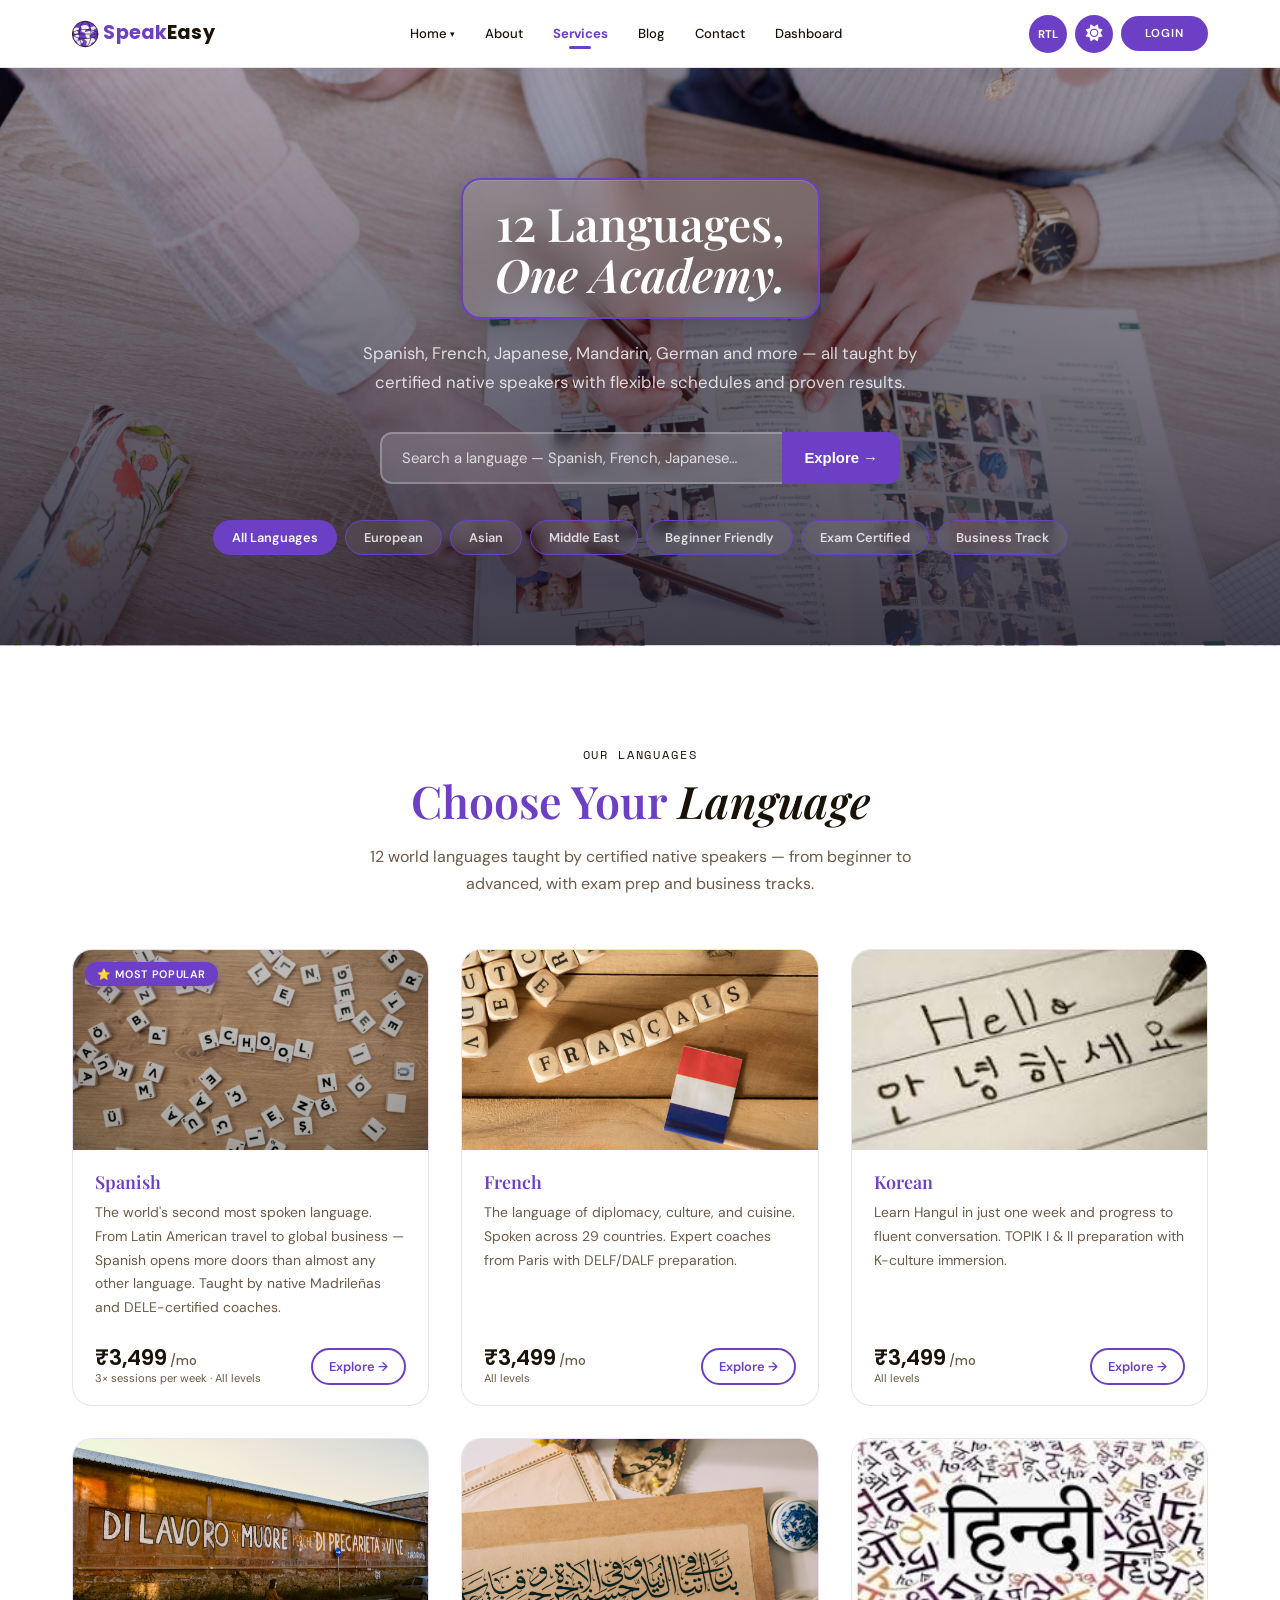
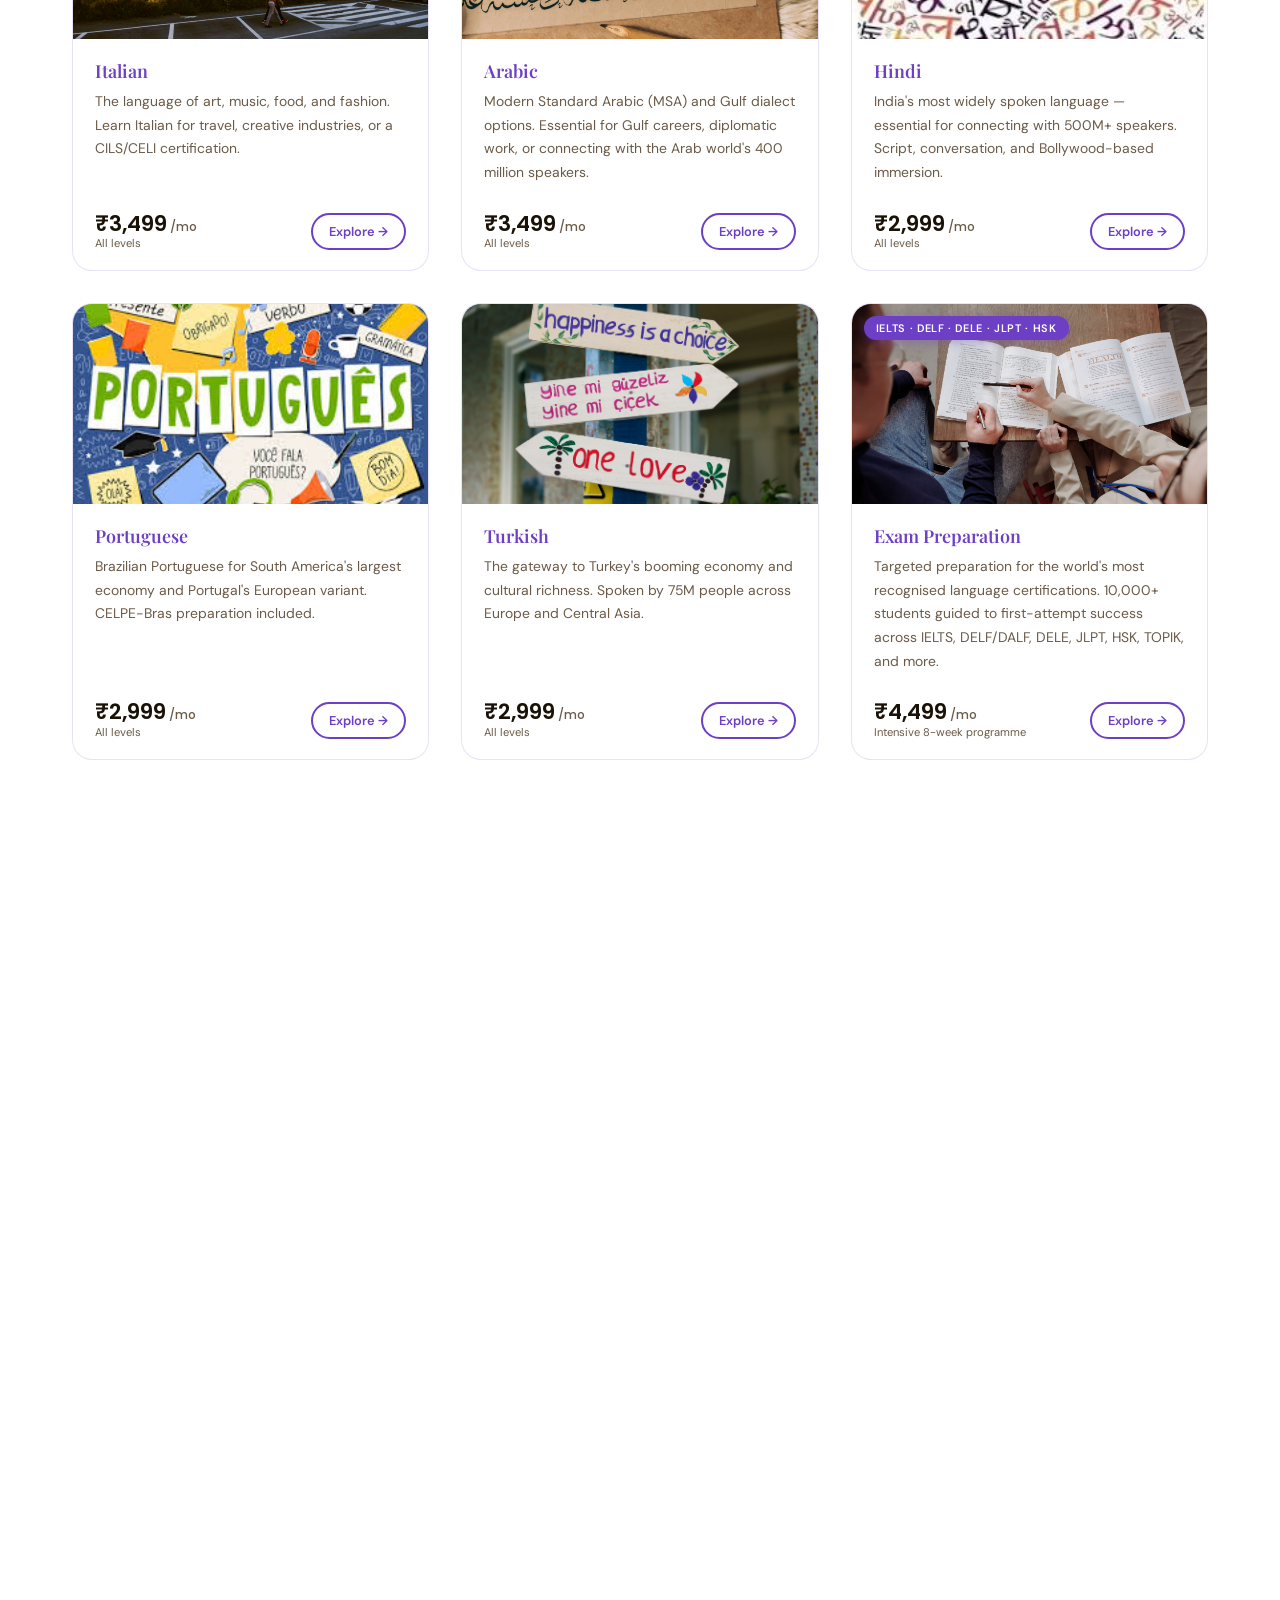
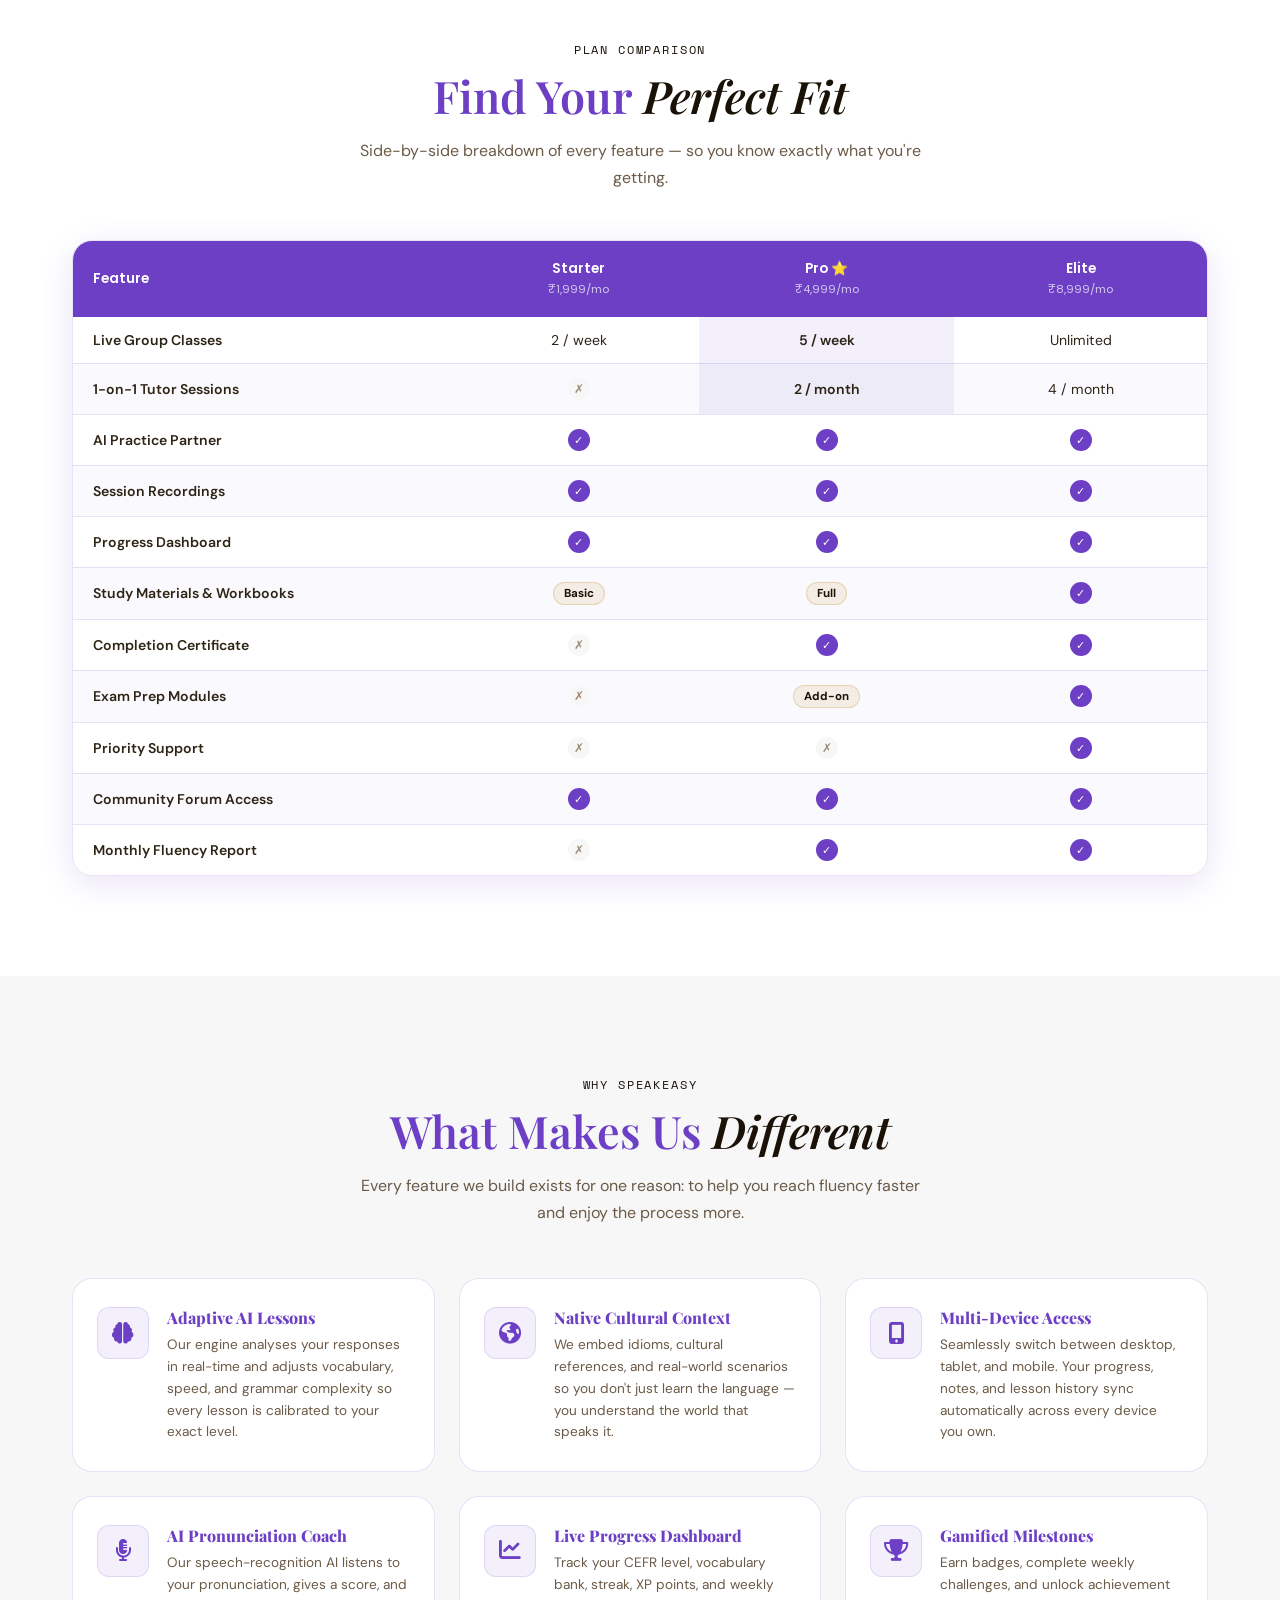
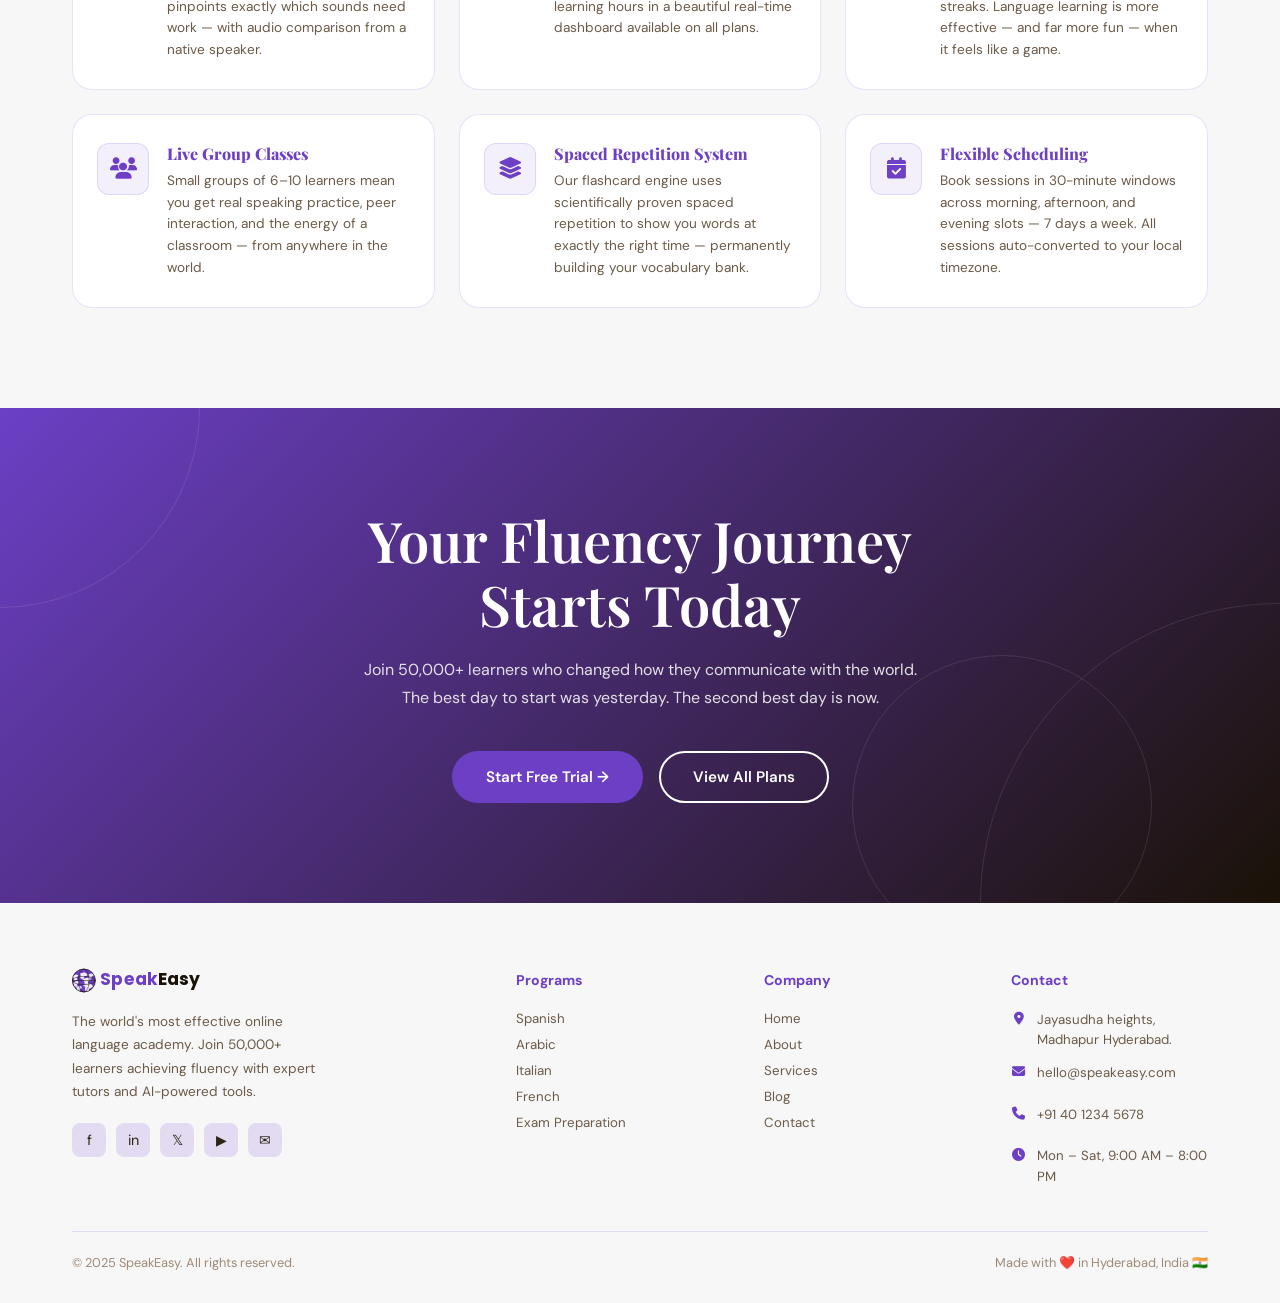
<file: services.html>
<!DOCTYPE html>
<html lang="en">
<head>
<meta charset="UTF-8"/>
<meta name="viewport" content="width=device-width, initial-scale=1.0"/>
<title>Services — SpeakEasy Academy</title>
<link href="https://fonts.googleapis.com/css2?family=Playfair+Display:ital,wght@0,400;0,700;0,900;1,400;1,700&family=DM+Sans:wght@300;400;500;600;700&family=Poppins:wght@700;900&family=Space+Mono:wght@400;700&display=swap" rel="stylesheet"/>
<link rel="stylesheet" href="https://cdnjs.cloudflare.com/ajax/libs/font-awesome/6.5.0/css/all.min.css"/>
<link rel="stylesheet" href="css/services.css"/>
<link rel="icon" type="image/svg+xml" href="favicon.svg"/>
<link rel="shortcut icon" href="favicon.svg"/>
</head>
<body>
<nav>
  <a href="index.html" class="logo" aria-label="SpeakEasy Language Academy">
    <svg viewBox="7.2 15.2 329.2 65.6" role="img">
      <title>SpeakEasy Language Academy logo</title>
      <g transform="translate(36,48)">
        <circle cx="0" cy="0" r="28" fill="#6c3fc5"/>
        <clipPath id="navGlobeClip">
          <circle cx="0" cy="0" r="28"/>
        </clipPath>
        <g clip-path="url(#navGlobeClip)">
          <path d="M-24 -12 q5 -4 10 -1 q2 2 -1 4 q-4 2 -1 5 q2 2 -4 4 q-5 1 -5 -4 q1 -4 -3 -4 q-3 -1 4 -4 Z" fill="#ffffff" opacity="0.92"/>
          <path d="M-19 2 q5 -2 7 2 q2 3 -2 4 q-4 1 -2 4 q2 3 -4 3 q-4 0 -4 -4 q1 -3 -2 -4 q-2 -1 7 -5 Z" fill="#ffffff" opacity="0.88"/>
          <path d="M-3 -19 q8 -2 11 4 q2 4 -4 4 q-5 0 -4 4 q1 4 -5 3 q-5 -1 -3 -7 q2 -4 -2 -5 q-3 -1 7 -3 Z" fill="#ffffff" opacity="0.92"/>
          <path d="M6 -6 q7 -2 10 3 q2 3 -3 4 q-5 1 -3 5 q1 4 -5 3 q-5 -1 -4 -6 q1 -4 -4 -5 q-3 -1 9 -4 Z" fill="#ffffff" opacity="0.9"/>
          <path d="M8 8 q9 -2 13 4 q3 4 -4 6 q-6 2 -5 6 q1 4 -5 3 q-6 -1 -4 -7 q2 -5 -4 -7 q-4 -1 9 -5 Z" fill="#ffffff" opacity="0.9"/>
          <path d="M-13 14 q5 -2 8 2 q2 3 -3 4 q-4 1 -2 4 q2 3 -4 2 q-5 -1 -3 -5 q1 -3 -2 -4 q-3 -1 6 -3 Z" fill="#ffffff" opacity="0.85"/>
          <path d="M18 -17 q5 -1 6 3 q1 3 -3 3 q-4 1 -2 4 q1 3 -4 2 q-4 -1 -3 -5 q1 -3 -2 -3 q-2 -1 8 -4 Z" fill="#ffffff" opacity="0.85"/>
        </g>
        <ellipse cx="0" cy="0" rx="28" ry="10" fill="none" stroke="#1a1207" stroke-width="1.2"/>
        <ellipse cx="0" cy="0" rx="13" ry="28" fill="none" stroke="#1a1207" stroke-width="1.2"/>
        <line x1="-28" y1="0" x2="28" y2="0" stroke="#1a1207" stroke-width="1.2"/>
        <circle cx="0" cy="0" r="28" fill="none" stroke="#1a1207" stroke-width="1.6"/>
      </g>
      <text x="76" y="58" font-family="'Poppins', Arial, sans-serif" font-size="42" font-weight="700" letter-spacing="0.3">
        <tspan fill="#6c3fc5">Speak</tspan><tspan class="logo-easy-text" fill="#1a1207">Easy</tspan>
      </text>
    </svg>
  </a>
  <ul class="nav-links">
    <li class="dropdown">
      <a href="index.html"><span class="nav-link-text">Home </span><span class="dropdown-caret">▾</span></a>
      <div class="dropdown-menu">
        <a href="index.html">Home 1</a>
        <a href="home2.html">Home 2</a>
      </div>
    </li>
    <li><a href="about.html"><span class="nav-link-text">About</span></a></li>
    <li><a href="services.html"class="active"><span class="nav-link-text">Services</span></a></li>
    <li><a href="blog.html"><span class="nav-link-text">Blog</span></a></li>
    <li><a href="contact.html"><span class="nav-link-text">Contact</span></a></li>
    <li><a href="admin.html"><span class="nav-link-text">Dashboard</span></a></li>
    <li class="mobile-only-item"><a href="login.html" class="mobile-login-btn">LOGIN</a></li>
  </ul>
  <div class="nav-icons">
    <button class="rtl-toggle" id="rtlToggle" title="Toggle RTL/LTR"><span id="rtlLabel">RTL</span></button>
    <button class="theme-toggle" id="themeToggle" title="Toggle theme"><i class="fa-solid fa-sun" id="themeIcon"></i></button>
    <a href="login.html" class="login-btn desktop-icon">LOGIN</a>
    <div class="hamburger" id="hamburger">
      <span></span><span></span><span></span>
    </div>
  </div>
</nav>


<!-- ═══════════════════════════════════════ PAGE BANNER ═══ -->
<section class="page-banner">
  
  <h1 class="banner-title">12 Languages,<br><em>One Academy.</em></h1>
  <p class="banner-sub">Spanish, French, Japanese, Mandarin, German and more — all taught by certified native speakers with flexible schedules and proven results.</p>
  <div class="banner-search">
    <input type="text" placeholder="Search a language — Spanish, French, Japanese…" aria-label="Search language"/>
    <button>Explore →</button>
  </div>
  <div class="filter-bar">
    <button class="filter-btn active"  onclick="filterCards(this,'all')">All Languages</button>
    <button class="filter-btn" onclick="filterCards(this,'european')">European</button>
    <button class="filter-btn" onclick="filterCards(this,'asian')">Asian</button>
    <button class="filter-btn" onclick="filterCards(this,'middleeast')">Middle East</button>
    <button class="filter-btn" onclick="filterCards(this,'beginner')">Beginner Friendly</button>
    <button class="filter-btn" onclick="filterCards(this,'exam')">Exam Certified</button>
    <button class="filter-btn" onclick="filterCards(this,'business')">Business Track</button>
  </div>
</section>

<!-- ═══════════════════════════════════════ COURSES ═══ -->
<section class="section reveal" id="courses">
  <div class="sec-header center">
    <div class="eyebrow center">Our Languages</div>
    <h2 class="sec-title"style="color:var(--primary)">Choose Your <em style="color:var(--secondary)">Language</em></h2>
    <p class="sec-sub">12 world languages taught by certified native speakers — from beginner to advanced, with exam prep and business tracks.</p>
  </div>

  <div class="services-grid">

    <!-- Spanish (featured) -->
    <div class="srv-card featured" data-cat="european">
      <div class="srv-img-wrap">
        <img src="Images/services1.jpg" alt="Spanish"
             onerror="this.style.display='none';this.nextElementSibling.style.display='flex'"/>
        <div class="srv-img-placeholder" style="display:none">Ñ</div>
        <div class="featured-badge">⭐ Most Popular</div>
      </div>
      <div class="srv-body">
        <div class="srv-title">Spanish</div>
        <div class="srv-desc">The world's second most spoken language. From Latin American travel to global business — Spanish opens more doors than almost any other language. Taught by native Madrileñas and DELE-certified coaches.</div>
      </div>
      <div class="srv-footer">
        <div class="srv-price-wrap">
          <div class="srv-price">₹3,499<small style="font-size:.75rem;font-weight:500;color:var(--text-light)"> /mo</small></div>
          <div class="srv-period">3× sessions per week · All levels</div>
        </div>
        <a class="srv-link" href="service-details.html">Explore →</a>
      </div>
    </div>

    <!-- French -->
    <div class="srv-card" data-cat="european">
      <div class="srv-img-wrap">
        <img src="Images/blog-french.jpg" alt="French"
             onerror="this.style.display='none';this.nextElementSibling.style.display='flex'"/>
        <div class="srv-img-placeholder" style="display:none">É</div>
      </div>
      <div class="srv-body">
        <div class="srv-title">French</div>
        <div class="srv-desc">The language of diplomacy, culture, and cuisine. Spoken across 29 countries. Expert coaches from Paris with DELF/DALF preparation.</div>
      </div>
      <div class="srv-footer">
        <div class="srv-price-wrap">
          <div class="srv-price">₹3,499<small style="font-size:.75rem;font-weight:500;color:var(--text-light)"> /mo</small></div>
          <div class="srv-period">All levels</div>
        </div>
        <a class="srv-link" href="service-details4.html">Explore →</a>
      </div>
    </div>

    <!-- Korean -->
    <div class="srv-card" data-cat="asian">
      <div class="srv-img-wrap">
        <img src="Images/korean.jpg" alt="Korean"
             onerror="this.style.display='none';this.nextElementSibling.style.display='flex'"/>
        <div class="srv-img-placeholder" style="display:none">한</div>
      </div>
      <div class="srv-body">
        <div class="srv-title">Korean</div>
        <div class="srv-desc">Learn Hangul in just one week and progress to fluent conversation. TOPIK I &amp; II preparation with K-culture immersion.</div>
      </div>
      <div class="srv-footer">
        <div class="srv-price-wrap">
          <div class="srv-price">₹3,499<small style="font-size:.75rem;font-weight:500;color:var(--text-light)"> /mo</small></div>
          <div class="srv-period">All levels</div>
        </div>
        <a class="srv-link" href="#">Explore →</a>
      </div>
    </div>

    <!-- Italian -->
    <div class="srv-card" data-cat="european">
      <div class="srv-img-wrap">
        <img src="Images/services3.jpg" alt="Italian"
             onerror="this.style.display='none';this.nextElementSibling.style.display='flex'"/>
        <div class="srv-img-placeholder" style="display:none">à</div>
      </div>
      <div class="srv-body">
        <div class="srv-title">Italian</div>
        <div class="srv-desc">The language of art, music, food, and fashion. Learn Italian for travel, creative industries, or a CILS/CELI certification.</div>
      </div>
      <div class="srv-footer">
        <div class="srv-price-wrap">
          <div class="srv-price">₹3,499<small style="font-size:.75rem;font-weight:500;color:var(--text-light)"> /mo</small></div>
          <div class="srv-period">All levels</div>
        </div>
        <a class="srv-link" href="service-details2.html">Explore →</a>
      </div>
    </div>

    <!-- Arabic -->
    <div class="srv-card" data-cat="middleeast">
      <div class="srv-img-wrap">
        <img src="Images/services2.jpg" alt="Arabic"
             onerror="this.style.display='none';this.nextElementSibling.style.display='flex'"/>
        <div class="srv-img-placeholder" style="display:none">ع</div>
      </div>
      <div class="srv-body">
        <div class="srv-title">Arabic</div>
        <div class="srv-desc">Modern Standard Arabic (MSA) and Gulf dialect options. Essential for Gulf careers, diplomatic work, or connecting with the Arab world's 400 million speakers.</div>
      </div>
      <div class="srv-footer">
        <div class="srv-price-wrap">
          <div class="srv-price">₹3,499<small style="font-size:.75rem;font-weight:500;color:var(--text-light)"> /mo</small></div>
          <div class="srv-period">All levels</div>
        </div>
        <a class="srv-link" href="service-details1.html">Explore →</a>
      </div>
    </div>

    <!-- Hindi -->
    <div class="srv-card" data-cat="asian">
      <div class="srv-img-wrap">
        <img src="Images/hindi.jpg" alt="Hindi"
             onerror="this.style.display='none';this.nextElementSibling.style.display='flex'"/>
        <div class="srv-img-placeholder" style="display:none">अ</div>
      </div>
      <div class="srv-body">
        <div class="srv-title">Hindi</div>
        <div class="srv-desc">India's most widely spoken language — essential for connecting with 500M+ speakers. Script, conversation, and Bollywood-based immersion.</div>
      </div>
      <div class="srv-footer">
        <div class="srv-price-wrap">
          <div class="srv-price">₹2,999<small style="font-size:.75rem;font-weight:500;color:var(--text-light)"> /mo</small></div>
          <div class="srv-period">All levels</div>
        </div>
        <a class="srv-link" href="#">Explore →</a>
      </div>
    </div>

    <!-- Portuguese -->
    <div class="srv-card" data-cat="european">
      <div class="srv-img-wrap">
        <img src="Images/portugues.jpg" alt="Portuguese"
             onerror="this.style.display='none';this.nextElementSibling.style.display='flex'"/>
        <div class="srv-img-placeholder" style="display:none">ã</div>
      </div>
      <div class="srv-body">
        <div class="srv-title">Portuguese</div>
        <div class="srv-desc">Brazilian Portuguese for South America's largest economy and Portugal's European variant. CELPE-Bras preparation included.</div>
      </div>
      <div class="srv-footer">
        <div class="srv-price-wrap">
          <div class="srv-price">₹2,999<small style="font-size:.75rem;font-weight:500;color:var(--text-light)"> /mo</small></div>
          <div class="srv-period">All levels</div>
        </div>
        <a class="srv-link" href="#">Explore →</a>
      </div>
    </div>

    <!-- Turkish -->
    <div class="srv-card" data-cat="middleeast">
      <div class="srv-img-wrap">
        <img src="Images/turkish.jpg" alt="Turkish"
             onerror="this.style.display='none';this.nextElementSibling.style.display='flex'"/>
        <div class="srv-img-placeholder" style="display:none">İ</div>
      </div>
      <div class="srv-body">
        <div class="srv-title">Turkish</div>
        <div class="srv-desc">The gateway to Turkey's booming economy and cultural richness. Spoken by 75M people across Europe and Central Asia.</div>
      </div>
      <div class="srv-footer">
        <div class="srv-price-wrap">
          <div class="srv-price">₹2,999<small style="font-size:.75rem;font-weight:500;color:var(--text-light)"> /mo</small></div>
          <div class="srv-period">All levels</div>
        </div>
        <a class="srv-link" href="#">Explore →</a>
      </div>
    </div>

    <!-- Exam Prep (featured) -->
    <div class="srv-card featured" data-cat="exam">
      <div class="srv-img-wrap">
        <img src="Images/exam.jpg" alt="Exam Preparation"
             onerror="this.style.display='none';this.nextElementSibling.style.display='flex'"/>
        <div class="srv-img-placeholder" style="display:none">🎓</div>
        <div class="featured-badge">IELTS · DELF · DELE · JLPT · HSK</div>
      </div>
      <div class="srv-body">
        <div class="srv-title">Exam Preparation</div>
        <div class="srv-desc">Targeted preparation for the world's most recognised language certifications. 10,000+ students guided to first-attempt success across IELTS, DELF/DALF, DELE, JLPT, HSK, TOPIK, and more.</div>
      </div>
      <div class="srv-footer">
        <div class="srv-price-wrap">
          <div class="srv-price">₹4,499<small style="font-size:.75rem;font-weight:500;color:var(--text-light)"> /mo</small></div>
          <div class="srv-period">Intensive 8-week programme</div>
        </div>
        <a class="srv-link" href="service-details3.html">Explore →</a>
      </div>
    </div>

  </div>
</section>

<!-- ═══════════════════════════════════════ PROCESS ═══ -->
<section class="section-alt reveal" id="process">
  <div class="sec-header center">
    <div class="eyebrow center">Simple Process</div>
    <h2 class="sec-title"style="color:var(--primary)">How It <em style="color:var(--secondary)">Works</em></h2>
    <p class="sec-sub">From sign-up to fluency in four simple steps — no complicated onboarding, no guesswork.</p>
  </div>
  <div class="steps-grid">
    <div class="step-item">
      <span class="step-num">1</span>
      <div class="step-title">Take the Free Assessment</div>
      <div class="step-body">A 10-minute AI-powered placement test accurately maps your current level across all four CEFR skills.</div>
    </div>
    <div class="step-item">
      <span class="step-num">2</span>
      <div class="step-title">Pick Your Programme</div>
      <div class="step-body">Based on your results, our advisors recommend the perfect programme, schedule, and tutor match.</div>
    </div>
    <div class="step-item">
      <span class="step-num">3</span>
      <div class="step-title">Start Learning Live</div>
      <div class="step-body">Join your first live session within 48 hours. Lessons are interactive, culturally immersive, and designed to build speaking confidence from day one.</div>
    </div>
    <div class="step-item">
      <span class="step-num">4</span>
      <div class="step-title">Earn Your Certificate</div>
      <div class="step-body">Complete your programme, pass a final assessment, and receive your CEFR-aligned certificate.</div>
    </div>
  </div>
</section>

<!-- ═══════════════════════════════════════ PRICING ═══ -->
<section class="section reveal" id="pricing">
  <div class="sec-header center">
    <div class="eyebrow center">Transparent Pricing</div>
    <h2 class="sec-title"style="color:var(--primary)">Choose Your <em style="color:var(--secondary)">Plan</em></h2>
    <p class="sec-sub">No hidden fees, no lock-ins. Scale up or down whenever you need to.</p>
  </div>
  <div class="pricing-grid">

    <!-- Starter -->
    <div class="plan-card">
      <div class="plan-name">Starter</div>
      <div class="plan-price"><span>₹</span>1,999</div>
      <div class="plan-period">per month · billed monthly</div>
      <div class="plan-desc">Perfect for self-motivated learners who want flexible, AI-guided practice with the option to dip into group classes.</div>
      <ul class="plan-features">
        <li><div class="tick">✓</div> 2 Live Group Classes / week</li>
        <li><div class="tick">✓</div> AI Practice Tool (24/7)</li>
        <li><div class="tick">✓</div> 200+ Lesson Library</li>
        <li><div class="tick">✓</div> Progress Tracking Dashboard</li>
        <li class="muted"><div class="cross">✗</div> 1-on-1 Tutor Sessions</li>
        <li class="muted"><div class="cross">✗</div> Completion Certificate</li>
        <li class="muted"><div class="cross">✗</div> Priority Support</li>
      </ul>
      <button class="plan-btn outline">Get Started Free</button>
    </div>

    <!-- Pro -->
    <div class="plan-card popular">
      <div class="popular-tag">⭐ Most Popular</div>
      <div class="plan-name">Pro</div>
      <div class="plan-price"><span>₹</span>4,999</div>
      <div class="plan-period">per month · billed monthly</div>
      <div class="plan-desc">Our most popular plan — live classes, personal tutor sessions, and a clear path to your completion certificate.</div>
      <ul class="plan-features">
        <li><div class="tick">✓</div> 5 Live Group Classes / week</li>
        <li><div class="tick">✓</div> AI Practice Tool (24/7)</li>
        <li><div class="tick">✓</div> Full Lesson Library</li>
        <li><div class="tick">✓</div> Progress Tracking Dashboard</li>
        <li><div class="tick">✓</div> 2 × 1-on-1 Sessions / month</li>
        <li><div class="tick">✓</div> Completion Certificate</li>
        <li class="muted"><div class="cross">✗</div> Priority Support</li>
      </ul>
      <button class="plan-btn primary">Start Pro Plan →</button>
    </div>

    <!-- Elite -->
    <div class="plan-card">
      <div class="plan-name">Elite</div>
      <div class="plan-price"><span>₹</span>8,999</div>
      <div class="plan-period">per month · billed monthly</div>
      <div class="plan-desc">Full concierge language experience — unlimited classes, weekly 1-on-1 coaching, and dedicated priority support.</div>
      <ul class="plan-features">
        <li><div class="tick">✓</div> Unlimited Live Group Classes</li>
        <li><div class="tick">✓</div> AI Practice Tool (24/7)</li>
        <li><div class="tick">✓</div> Full Lesson Library</li>
        <li><div class="tick">✓</div> Progress Tracking Dashboard</li>
        <li><div class="tick">✓</div> 4 × 1-on-1 Sessions / month</li>
        <li><div class="tick">✓</div> Completion Certificate</li>
        <li><div class="tick">✓</div> Priority 24/7 Support</li>
      </ul>
      <button class="plan-btn outline">Go Elite →</button>
    </div>

  </div>
</section>

<!-- ═══════════════════════════════════════ LANGUAGES ═══ -->
<section class="section-alt reveal" id="languages">
  <div class="eyebrow">Available Languages</div>
  <h2 class="sec-title"style="color:var(--primary)">12 Languages, <em style="color:var(--secondary)">One Platform</em></h2>
  <p class="sec-sub">From the most spoken languages on earth to specialist certifications — find your language below.</p>
  <div class="lang-grid">
    <div class="lang-card"><span class="lang-flag">Ñ</span><div class="lang-name">Spanish</div><div class="lang-count">14 courses</div></div>
    <div class="lang-card"><span class="lang-flag">É</span><div class="lang-name">French</div><div class="lang-count">12 courses</div></div>
    <div class="lang-card"><span class="lang-flag">Ü</span><div class="lang-name">German</div><div class="lang-count">11 courses</div></div>
    <div class="lang-card"><span class="lang-flag">あ</span><div class="lang-name">Japanese</div><div class="lang-count">13 courses</div></div>
    <div class="lang-card"><span class="lang-flag">中</span><div class="lang-name">Mandarin</div><div class="lang-count">10 courses</div></div>
    <div class="lang-card"><span class="lang-flag">अ</span><div class="lang-name">Hindi</div><div class="lang-count">8 courses</div></div>
    <div class="lang-card"><span class="lang-flag">ع</span><div class="lang-name">Arabic</div><div class="lang-count">7 courses</div></div>
    <div class="lang-card"><span class="lang-flag">한</span><div class="lang-name">Korean</div><div class="lang-count">9 courses</div></div>
    <div class="lang-card"><span class="lang-flag">à</span><div class="lang-name">Italian</div><div class="lang-count">8 courses</div></div>
    <div class="lang-card"><span class="lang-flag">ã</span><div class="lang-name">Portuguese</div><div class="lang-count">7 courses</div></div>
    <div class="lang-card"><span class="lang-flag">Я</span><div class="lang-name">Russian</div><div class="lang-count">6 courses</div></div>
    <div class="lang-card"><span class="lang-flag">İ</span><div class="lang-name">Turkish</div><div class="lang-count">5 courses</div></div>
  </div>
</section>

<!-- ═══════════════════════════════════════ COMPARE ═══ -->
<section class="section reveal" id="compare">
  <div class="eyebrow">Plan Comparison</div>
  <h2 class="sec-title" style="color:var(--primary)">Find Your <em style="color:var(--secondary)">Perfect Fit</em></h2>
  <p class="sec-sub">Side-by-side breakdown of every feature — so you know exactly what you're getting.</p>
  <div class="compare-wrap">
    <table>
      <thead>
        <tr>
          <th style="text-align:left; width:34%;">Feature</th>
          <th>Starter<br><small style="font-weight:400;opacity:.7">₹1,999/mo</small></th>
          <th>Pro ⭐<br><small style="font-weight:400;opacity:.7">₹4,999/mo</small></th>
          <th>Elite<br><small style="font-weight:400;opacity:.7">₹8,999/mo</small></th>
        </tr>
      </thead>
      <tbody>
        <tr><td>Live Group Classes</td><td>2 / week</td><td class="c-highlight">5 / week</td><td>Unlimited</td></tr>
        <tr><td>1-on-1 Tutor Sessions</td><td><span class="c-cross">✗</span></td><td class="c-highlight">2 / month</td><td>4 / month</td></tr>
        <tr><td>AI Practice Partner</td><td><span class="c-tick">✓</span></td><td><span class="c-tick">✓</span></td><td><span class="c-tick">✓</span></td></tr>
        <tr><td>Session Recordings</td><td><span class="c-tick">✓</span></td><td><span class="c-tick">✓</span></td><td><span class="c-tick">✓</span></td></tr>
        <tr><td>Progress Dashboard</td><td><span class="c-tick">✓</span></td><td><span class="c-tick">✓</span></td><td><span class="c-tick">✓</span></td></tr>
        <tr><td>Study Materials &amp; Workbooks</td><td><span class="c-partial">Basic</span></td><td><span class="c-partial">Full</span></td><td><span class="c-tick">✓</span></td></tr>
        <tr><td>Completion Certificate</td><td><span class="c-cross">✗</span></td><td><span class="c-tick">✓</span></td><td><span class="c-tick">✓</span></td></tr>
        <tr><td>Exam Prep Modules</td><td><span class="c-cross">✗</span></td><td><span class="c-partial">Add-on</span></td><td><span class="c-tick">✓</span></td></tr>
        <tr><td>Priority Support</td><td><span class="c-cross">✗</span></td><td><span class="c-cross">✗</span></td><td><span class="c-tick">✓</span></td></tr>
        <tr><td>Community Forum Access</td><td><span class="c-tick">✓</span></td><td><span class="c-tick">✓</span></td><td><span class="c-tick">✓</span></td></tr>
        <tr><td>Monthly Fluency Report</td><td><span class="c-cross">✗</span></td><td><span class="c-tick">✓</span></td><td><span class="c-tick">✓</span></td></tr>
      </tbody>
    </table>
  </div>
</section>

<!-- ═══════════════════════════════════════ FEATURES ═══ -->
<section class="section-alt reveal" id="features">
  <div class="sec-header center">
    <div class="eyebrow center">Why SpeakEasy</div>
    <h2 class="sec-title"style="color:var(--primary)">What Makes Us <em style="color: var(--secondary);">Different</em></h2>
    <p class="sec-sub">Every feature we build exists for one reason: to help you reach fluency faster and enjoy the process more.</p>
  </div>
<div class="features-grid">
  <div class="feat-card"><div class="feat-icon"><i class="fa-solid fa-brain"></i></div><div><div class="feat-title">Adaptive AI Lessons</div><div class="feat-body">Our engine analyses your responses in real-time and adjusts vocabulary, speed, and grammar complexity so every lesson is calibrated to your exact level.</div></div></div>
  <div class="feat-card"><div class="feat-icon"><i class="fa-solid fa-earth-americas"></i></div><div><div class="feat-title">Native Cultural Context</div><div class="feat-body">We embed idioms, cultural references, and real-world scenarios so you don't just learn the language — you understand the world that speaks it.</div></div></div>
  <div class="feat-card"><div class="feat-icon"><i class="fa-solid fa-mobile-screen-button"></i></div><div><div class="feat-title">Multi-Device Access</div><div class="feat-body">Seamlessly switch between desktop, tablet, and mobile. Your progress, notes, and lesson history sync automatically across every device you own.</div></div></div>
  <div class="feat-card"><div class="feat-icon"><i class="fa-solid fa-microphone-lines"></i></div><div><div class="feat-title">AI Pronunciation Coach</div><div class="feat-body">Our speech-recognition AI listens to your pronunciation, gives a score, and pinpoints exactly which sounds need work — with audio comparison from a native speaker.</div></div></div>
  <div class="feat-card"><div class="feat-icon"><i class="fa-solid fa-chart-line"></i></div><div><div class="feat-title">Live Progress Dashboard</div><div class="feat-body">Track your CEFR level, vocabulary bank, streak, XP points, and weekly learning hours in a beautiful real-time dashboard available on all plans.</div></div></div>
  <div class="feat-card"><div class="feat-icon"><i class="fa-solid fa-trophy"></i></div><div><div class="feat-title">Gamified Milestones</div><div class="feat-body">Earn badges, complete weekly challenges, and unlock achievement streaks. Language learning is more effective — and far more fun — when it feels like a game.</div></div></div>
  <div class="feat-card"><div class="feat-icon"><i class="fa-solid fa-users"></i></div><div><div class="feat-title">Live Group Classes</div><div class="feat-body">Small groups of 6–10 learners mean you get real speaking practice, peer interaction, and the energy of a classroom — from anywhere in the world.</div></div></div>
  <div class="feat-card"><div class="feat-icon"><i class="fa-solid fa-layer-group"></i></div><div><div class="feat-title">Spaced Repetition System</div><div class="feat-body">Our flashcard engine uses scientifically proven spaced repetition to show you words at exactly the right time — permanently building your vocabulary bank.</div></div></div>
  <div class="feat-card"><div class="feat-icon"><i class="fa-solid fa-calendar-check"></i></div><div><div class="feat-title">Flexible Scheduling</div><div class="feat-body">Book sessions in 30-minute windows across morning, afternoon, and evening slots — 7 days a week. All sessions auto-converted to your local timezone.</div></div></div>
</div>
  </div>
</section>

<!-- ═══════════════════════════════════════ CTA ═══ -->
<section class="cta-section reveal">
  <div class="cta-ring"></div>
  <div class="cta-ring"></div>
  <div class="cta-ring"></div>
  <h2 class="cta-title">Your Fluency Journey<br>Starts Today</h2>
  <p class="cta-sub">Join 50,000+ learners who changed how they communicate with the world. The best day to start was yesterday. The second best day is now.</p>
  <div class="cta-btns">
    <a href="#courses" class="btn btn-white">Start Free Trial →</a>
    <a href="#pricing" class="btn btn-outline-white">View All Plans</a>
  </div>
</section>
<!-- FOOTER -->
<footer>
  <div class="footer-grid">
    <div class="footer-brand">
      <a href="index.html" class="logo" aria-label="SpeakEasy Language Academy">
        <svg viewBox="7.2 15.2 329.2 65.6" role="img">
          <title>SpeakEasy Language Academy logo</title>
          <g transform="translate(36,48)">
            <circle cx="0" cy="0" r="28" fill="#6c3fc5"/>
            <clipPath id="footerGlobeClip">
              <circle cx="0" cy="0" r="28"/>
            </clipPath>
            <g clip-path="url(#footerGlobeClip)">
              <path d="M-24 -12 q5 -4 10 -1 q2 2 -1 4 q-4 2 -1 5 q2 2 -4 4 q-5 1 -5 -4 q1 -4 -3 -4 q-3 -1 4 -4 Z" fill="#ffffff" opacity="0.92"/>
              <path d="M-19 2 q5 -2 7 2 q2 3 -2 4 q-4 1 -2 4 q2 3 -4 3 q-4 0 -4 -4 q1 -3 -2 -4 q-2 -1 7 -5 Z" fill="#ffffff" opacity="0.88"/>
              <path d="M-3 -19 q8 -2 11 4 q2 4 -4 4 q-5 0 -4 4 q1 4 -5 3 q-5 -1 -3 -7 q2 -4 -2 -5 q-3 -1 7 -3 Z" fill="#ffffff" opacity="0.92"/>
              <path d="M6 -6 q7 -2 10 3 q2 3 -3 4 q-5 1 -3 5 q1 4 -5 3 q-5 -1 -4 -6 q1 -4 -4 -5 q-3 -1 9 -4 Z" fill="#ffffff" opacity="0.9"/>
              <path d="M8 8 q9 -2 13 4 q3 4 -4 6 q-6 2 -5 6 q1 4 -5 3 q-6 -1 -4 -7 q2 -5 -4 -7 q-4 -1 9 -5 Z" fill="#ffffff" opacity="0.9"/>
              <path d="M-13 14 q5 -2 8 2 q2 3 -3 4 q-4 1 -2 4 q2 3 -4 2 q-5 -1 -3 -5 q1 -3 -2 -4 q-3 -1 6 -3 Z" fill="#ffffff" opacity="0.85"/>
              <path d="M18 -17 q5 -1 6 3 q1 3 -3 3 q-4 1 -2 4 q1 3 -4 2 q-4 -1 -3 -5 q1 -3 -2 -3 q-2 -1 8 -4 Z" fill="#ffffff" opacity="0.85"/>
            </g>
            <ellipse cx="0" cy="0" rx="28" ry="10" fill="none" stroke="#1a1207" stroke-width="1.2"/>
            <ellipse cx="0" cy="0" rx="13" ry="28" fill="none" stroke="#1a1207" stroke-width="1.2"/>
            <line x1="-28" y1="0" x2="28" y2="0" stroke="#1a1207" stroke-width="1.2"/>
            <circle cx="0" cy="0" r="28" fill="none" stroke="#1a1207" stroke-width="1.6"/>
          </g>
          <text x="76" y="58" font-family="'Poppins', Arial, sans-serif" font-size="42" font-weight="700" letter-spacing="0.3">
            <tspan fill="#6c3fc5">Speak</tspan><tspan class="logo-easy-text" fill="#1a1207">Easy</tspan>
          </text>
        </svg>
      </a>
      <p class="footer-desc">The world's most effective online language academy. Join 50,000+ learners achieving fluency with expert tutors and AI-powered tools.</p>
      <div class="social-links">
        <a class="social-btn" href="#">f</a>
        <a class="social-btn" href="#">in</a>
        <a class="social-btn" href="#">𝕏</a>
        <a class="social-btn" href="#">▶</a>
        <a class="social-btn" href="#">✉</a>
      </div>
    </div>
    <div class="footer-col"><h5>Programs</h5><a href="section-details.html">Spanish</a><a href="section-details1.html">Arabic</a><a href="section-details2.html">Italian</a><a href="service-details4.html">French</a><a href="section-details3.html">Exam Preparation</a></div>
    <div class="footer-col"><h5>Company</h5><a href="index.html">Home</a><a href="about.html">About</a><a href="services.html">Services</a><a href="blog.html">Blog</a><a href="contact.html">Contact</a></div>
    <div class="footer-col footer-contact">
      <h5>Contact</h5>
      <div class="footer-contact-item">
        <i class="fa-solid fa-location-dot"></i>
        <span>Jayasudha heights, Madhapur Hyderabad.</span>
      </div>
      <div class="footer-contact-item">
        <i class="fa-solid fa-envelope"></i>
        <a href="mailto:hello@speakeasy.com">hello@speakeasy.com</a>
      </div>
      <div class="footer-contact-item">
        <i class="fa-solid fa-phone"></i>
        <a href="tel:+914012345678">+91 40 1234 5678</a>
      </div>
      <div class="footer-contact-item">
        <i class="fa-solid fa-clock"></i>
        <span>Mon – Sat, 9:00 AM – 8:00 PM</span>
      </div>
    </div>
  </div>
  <div class="footer-bottom">
    <span>© 2025 SpeakEasy. All rights reserved.</span>
    <span>Made with ❤️ in Hyderabad, India 🇮🇳</span>
  </div>
</footer>
<script src="js/services.js"></script>
</body>
</html>
</file>
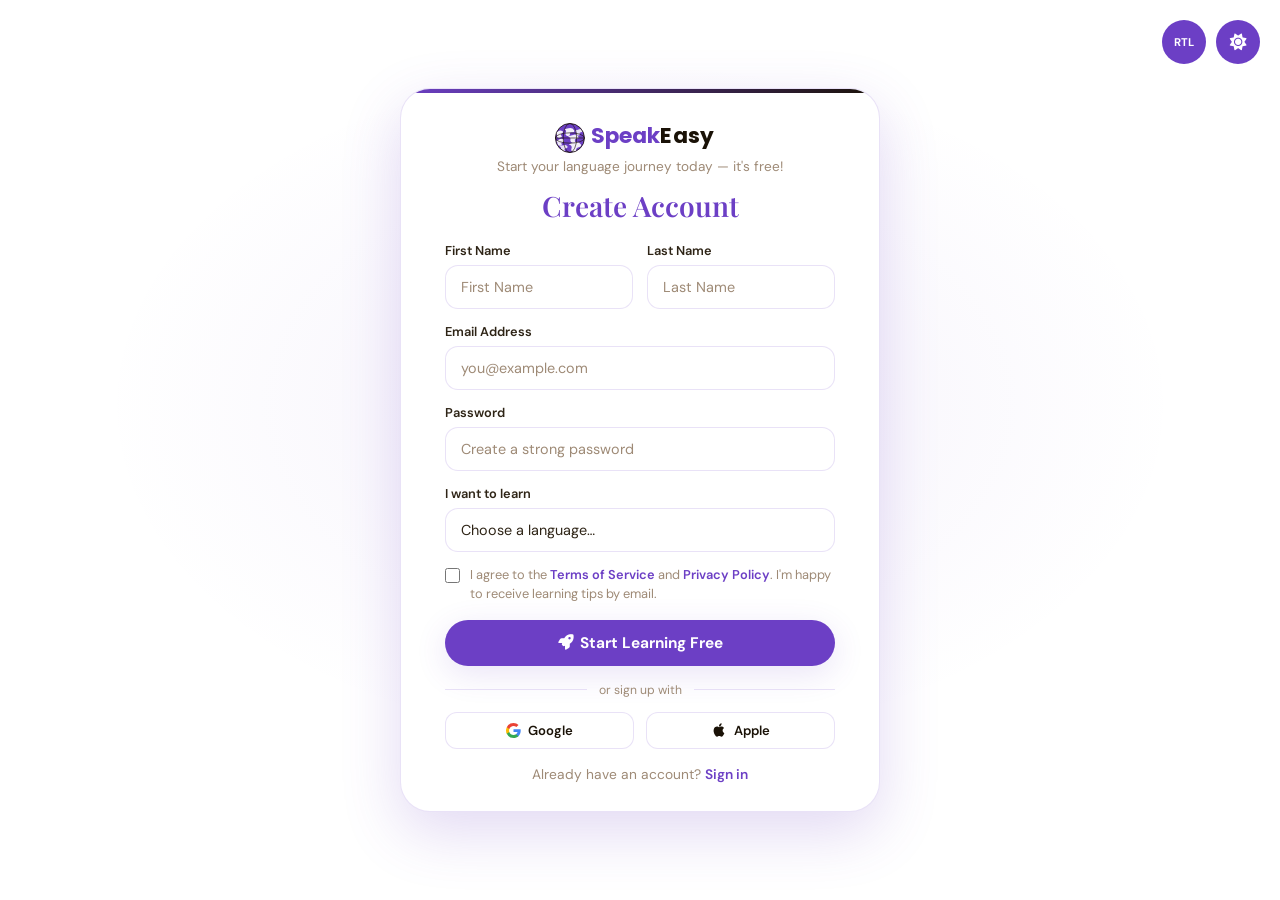
<file: signup.html>
<!DOCTYPE html>
<html lang="en">
<head>
<meta charset="UTF-8"/>
<meta name="viewport" content="width=device-width, initial-scale=1.0"/>
<title>Sign Up | SpeakEasy</title>
<link rel="preconnect" href="https://fonts.googleapis.com"/>
<link href="https://fonts.googleapis.com/css2?family=Playfair+Display:ital,wght@0,700;0,900;1,700&family=Poppins:wght@400;500;600;700;900&family=DM+Sans:wght@400;500;600&display=swap" rel="stylesheet"/>
<link rel="stylesheet" href="https://cdnjs.cloudflare.com/ajax/libs/font-awesome/6.5.0/css/all.min.css">

<link rel="icon" type="image/svg+xml" href="favicon.svg"/>
<link rel="shortcut icon" href="favicon.svg"/>
<style>


:root {
  --primary:     #6c3fc5;
  --secondary:   #1a1207;
  --accent:      #9b6de8;
  --gradient:    linear-gradient(135deg, #6c3fc5 0%, #1a1207 100%);
  --bg:          #ffffff;
  --bg-section:  #f7f7f8;
  --bg-card:     #ffffff;
  --ink:         #1a1207;
  --text-main:   #2e2416;
  --text-light:  #6b5a47;
  --gray:        #9e8a76;
  --border:      rgba(108,63,197,0.15);
  --border-a:    rgba(108,63,197,0.30);
  --accent-soft: rgba(108,63,197,0.08);
  --shadow-sm:   0 2px 8px rgba(108,63,197,0.08);
  --shadow-md:   0 8px 32px rgba(108,63,197,0.14);
  --shadow-lg:   0 20px 60px rgba(108,63,197,0.2);
}
body.dark {
  --primary:    #6c3fc5;
  --secondary: #eeeaf8;
  --accent:       #1c1a1e;
  --gradient:    linear-gradient(135deg, #7c52d4 0%, #1a1207 100%);
  --bg:          #0a0a0a;
  --bg-section:  #1a1a1a;
  --bg-card:     #222222;
  --ink:         #eeeaf8;
  --text-main:   #ddd8f5;
  --text-light:  #a89fcc;
  --gray:        #7a7499;
  --border:      rgba(155,109,232,0.2);
  --border-a:    rgba(155,109,232,0.40);
  --accent-soft: rgba(155,109,232,0.10);
  --shadow-sm:   0 2px 8px rgba(0,0,0,0.35);
  --shadow-md:   0 8px 32px rgba(0,0,0,0.45);
  --shadow-lg:   0 20px 60px rgba(0,0,0,0.55);
}


*, *::before, *::after {
  margin: 0; padding: 0; box-sizing: border-box;
  animation: none !important;
  animation-duration: 0s !important;
  animation-delay: 0s !important;
  transition: none !important;
}


html, body {
  width: 100%; height: 100%;
  overflow: hidden;
  font-family: 'DM Sans', sans-serif;
  background: var(--bg);
  color: var(--text-main);
}
body[dir="rtl"] { direction: rtl; }
a { text-decoration: none; color: inherit; }


.auth-page {
  width: 100vw;
  height: 100vh;
  overflow: hidden;
  display: flex;
  align-items: center;
  justify-content: center;
  background: var(--bg);
  background-image:
    radial-gradient(ellipse 60% 55% at 50% 45%,
      rgba(108,63,197,0.07) 0%, transparent 70%);
}
body.dark .auth-page {
  background-image:
    radial-gradient(ellipse 60% 55% at 50% 45%,
      rgba(155,109,232,0.10) 0%, transparent 70%);
}


.ctrl-row {
  position: fixed;
  top: 16px; right: 16px;
  display: flex; gap: 8px; z-index: 999;
}
body[dir="rtl"] .ctrl-row { right: auto; left: 16px; }

/* theme + rtl toggles — same shape/behaviour as dashboard.html */
.theme-toggle {
  width:38px; height:38px; min-width:38px; border-radius:50%;
  border:1.5px solid var(--border); background:var(--primary); color:#fff;
  font-size:1.05rem; cursor:pointer; display:flex; align-items:center; justify-content:center;
  padding:0;
}
.theme-toggle:hover { background:var(--gradient); }

.rtl-toggle {
  width:38px; height:38px; min-width:38px; border-radius:50%;
  border:1.5px solid var(--border-a); background:var(--primary); color:#fff;
  font-family:'DM Sans',sans-serif; font-size:.7rem; font-weight:700;
  cursor:pointer; display:flex; align-items:center; justify-content:center;
  padding:0;
}
.rtl-toggle:hover { background:var(--gradient); }
body[dir="rtl"] .rtl-toggle { background:var(--gradient); }


.auth-card {
  width: 100%;
  max-width: 440px;
  background: var(--bg-card);
  border: 1px solid var(--border);
  border-radius: 28px;
  padding: 26px 36px 22px;
  box-shadow: var(--shadow-lg);
  position: relative;
  overflow: hidden;
}
.auth-card::before {
  content: '';
  position: absolute;
  top: 0; left: 0; right: 0; height: 4px;
  background: var(--gradient);
  border-radius: 28px 28px 0 0;
}


.auth-logo {
  display: flex;
  align-items: center;
  justify-content: center;
  margin-bottom: 3px;
  cursor: pointer;
  text-decoration: none;
}
.auth-logo svg {
  height: 32px;
  width: auto;
  display: block;
  direction: ltr;      /* logo wordmark/icon must never mirror with page RTL */
  unicode-bidi: bidi-override;
}
.auth-logo-easy-text { fill: var(--ink); transition: fill .4s; }
body.dark .auth-logo-easy-text { fill: #ffffff; }

.auth-subtitle {
  text-align: center; color: var(--gray);
  font-size: 0.8rem; margin-bottom: 10px;
}


.auth-perks {
  display: flex; justify-content: center;
  gap: 8px; margin-bottom: 10px; flex-wrap: wrap;
}
.perk-chip {
  display: flex; align-items: center; gap: 5px;
  background: var(--accent-soft);
  color: var(--primary);
  font-size: 0.7rem; font-weight: 600;
  padding: 4px 10px; border-radius: 20px;
  border: 1px solid var(--border-a);
}


.auth-title {
  font-family: 'Playfair Display', serif;
  font-size: 1.55rem; font-weight: 600;
  color: var(--primary); text-align: center;
  margin-bottom: 14px;
}
body.dark .auth-title { color: #ffffff; }

.auth-row {
  display: grid; grid-template-columns: 1fr 1fr;
  gap: 12px;
}


.auth-field { margin-bottom: 11px; }
.auth-field label {
  display: block; font-size: 0.76rem; font-weight: 600;
  color: var(--text-main); margin-bottom: 4px;
}

.auth-field input,
.auth-field select {
  width: 100%;
  padding: 10px 13px;
  border: 1.5px solid var(--border);
  border-radius: 12px;
  background: var(--bg); color: var(--text-main);
  font-family: 'DM Sans', sans-serif; font-size: 0.85rem;
  outline: none; box-sizing: border-box;
  appearance: none;
}
body[dir="rtl"] .auth-field input,
body[dir="rtl"] .auth-field select { text-align: right; }
.auth-field input:focus,
.auth-field select:focus {
  border-color: var(--primary);
  box-shadow: 0 0 0 3px var(--accent-soft);
}
.auth-field input::placeholder { color: var(--gray); }
.auth-field select option { background: var(--bg-card); color: var(--text-main); }


.auth-terms {
  display: flex; align-items: flex-start; gap: 9px;
  font-size: 0.76rem; color: var(--gray);
  margin-bottom: 13px; line-height: 1.45;
}
.auth-terms input[type="checkbox"] {
  margin-top: 2px; flex-shrink: 0;
  width: 15px; height: 15px;
  accent-color: var(--primary);
  padding: 0; border-radius: 4px;
}
.auth-terms a { color: var(--primary); font-weight: 600; }


.auth-btn {
  width: 100%; padding: 11px;
  background: var(--primary); color: #fff;
  border: none; border-radius: 40px;
  font-family: 'DM Sans', sans-serif;
  font-size: 0.9rem; font-weight: 700; cursor: pointer;
  box-shadow: var(--shadow-md);
  display: flex; align-items: center; justify-content: center; gap: 7px;
  margin-bottom: 13px;
}
.auth-btn:hover { opacity: 0.92;background: var(--primary); }

.auth-divider {
  display: flex; align-items: center; gap: 12px;
  margin-bottom: 11px;
}
.auth-divider::before, .auth-divider::after {
  content: ''; flex: 1; height: 1px; background: var(--border);
}
.auth-divider span { font-size: 0.72rem; color: var(--gray); white-space: nowrap; }


.auth-social {
  display: grid; grid-template-columns: 1fr 1fr;
  gap: 10px; margin-bottom: 13px;
}
.auth-social-btn {
  display: flex; align-items: center; justify-content: center; gap: 7px;
  padding: 9px 10px;
  border: 1.5px solid var(--border);
  border-radius: 12px;
  background: var(--bg-card);
  color: var(--ink);
  font-family: 'DM Sans', sans-serif;
  font-size: 0.82rem; font-weight: 600; cursor: pointer;
}
.auth-social-btn:hover { border-color: var(--border-a); }
.auth-social-btn.google:hover { border-color: #4285F4; }
.auth-social-btn.apple:hover { border-color: var(--ink); }
.g-logo { width: 15px; height: 15px; flex-shrink: 0; }


.auth-switch { text-align: center; font-size: 0.82rem; color: var(--gray); }
.auth-switch a { color: var(--primary); font-weight: 600; cursor: pointer; }
body.dark .auth-switch a { color: #fff; }


@media (max-width: 639px) {
  .auth-card { max-width: 100%; padding: 20px 16px 16px; border-radius: 18px; margin: 0 10px; }
  .auth-logo svg { height: 26px; }
  .auth-subtitle { font-size: 0.74rem; margin-bottom: 7px; }
  .auth-perks { gap: 5px; margin-bottom: 7px; }
  .perk-chip { font-size: 0.65rem; padding: 3px 8px; }
  .auth-title { font-size: 1.25rem; margin-bottom: 10px; }
  .auth-row { grid-template-columns: 1fr; gap: 0; }
  .auth-field { margin-bottom: 8px; }
  .auth-field label { font-size: 0.72rem; margin-bottom: 3px; }
  .auth-field input,
  .auth-field select { padding: 9px 11px; font-size: 0.8rem; border-radius: 10px; }
  .auth-terms { font-size: 0.7rem; margin-bottom: 9px; gap: 7px; }
  .auth-btn { padding: 9px; font-size: 0.82rem; margin-bottom: 9px; }
  .auth-divider { margin-bottom: 8px; }
  .auth-divider span { font-size: 0.68rem; }
  .auth-social { grid-template-columns: 1fr; gap: 7px; margin-bottom: 9px; }
  .auth-switch { font-size: 0.76rem; }
  .ctrl-row { top: 10px; right: 10px; gap: 5px; }
  .theme-toggle, .rtl-toggle { width: 34px; height: 34px; }
  body[dir="rtl"] .ctrl-row { right: auto; left: 10px; }
}


@media (min-width: 640px) and (max-width: 1023px) {
  .auth-card { max-width: 460px; padding: 28px 38px 24px; border-radius: 24px; }
  .auth-logo svg { height: 30px; }
  .auth-subtitle { font-size: 0.78rem; margin-bottom: 9px; }
  .auth-perks { gap: 7px; margin-bottom: 9px; }
  .perk-chip { font-size: 0.68rem; padding: 4px 9px; }
  .auth-title { font-size: 1.45rem; margin-bottom: 13px; }
  .auth-row { grid-template-columns: 1fr 1fr; gap: 12px; }
  .auth-field { margin-bottom: 10px; }
  .auth-field label { font-size: 0.75rem; margin-bottom: 4px; }
  .auth-field input,
  .auth-field select { padding: 10px 13px; font-size: 0.84rem; border-radius: 11px; }
  .auth-terms { font-size: 0.74rem; margin-bottom: 11px; }
  .auth-btn { padding: 11px; font-size: 0.88rem; margin-bottom: 11px; }
  .auth-social { grid-template-columns: 1fr 1fr; gap: 9px; margin-bottom: 11px; }
  .auth-switch { font-size: 0.8rem; }
  .ctrl-row { top: 14px; right: 14px; gap: 7px; }
  .theme-toggle, .rtl-toggle { width: 38px; height: 38px; }
  body[dir="rtl"] .ctrl-row { right: auto; left: 14px; }
}


@media (min-width: 1024px) and (max-width: 1279px) {
  .auth-card { max-width: 420px; padding: 20px 30px 18px; border-radius: 24px; }
  .auth-logo svg { height: 28px; }
  .auth-subtitle { font-size: 0.75rem; margin-bottom: 7px; }
  .auth-perks { gap: 6px; margin-bottom: 7px; }
  .perk-chip { font-size: 0.66rem; padding: 3px 9px; }
  .auth-title { font-size: 1.35rem; margin-bottom: 10px; }
  .auth-row { grid-template-columns: 1fr 1fr; gap: 10px; }
  .auth-field { margin-bottom: 8px; }
  .auth-field label { font-size: 0.72rem; margin-bottom: 3px; }
  .auth-field input,
  .auth-field select { padding: 9px 11px; font-size: 0.8rem; border-radius: 10px; }
  .auth-terms { font-size: 0.71rem; margin-bottom: 9px; gap: 8px; line-height: 1.4; }
  .auth-terms input[type="checkbox"] { width: 13px; height: 13px; }
  .auth-btn { padding: 9px; font-size: 0.84rem; margin-bottom: 9px; }
  .auth-divider { margin-bottom: 8px; }
  .auth-divider span { font-size: 0.68rem; }
  .auth-social { grid-template-columns: 1fr 1fr; gap: 8px; margin-bottom: 9px; }
  .auth-social-btn { padding: 7px 10px; font-size: 0.78rem; }
  .auth-switch { font-size: 0.76rem; }
  .ctrl-row { top: 14px; right: 14px; gap: 7px; }
  .theme-toggle, .rtl-toggle { width: 36px; height: 36px; }
  body[dir="rtl"] .ctrl-row { right: auto; left: 14px; }
}


@media (min-width: 1280px) {
  .auth-card { max-width: 480px; padding: 32px 44px 28px; border-radius: 30px; }
  .auth-logo svg { height: 34px; }
  .auth-subtitle { font-size: 0.85rem; margin-bottom: 12px; }
  .auth-perks { gap: 10px; margin-bottom: 12px; }
  .perk-chip { font-size: 0.74rem; padding: 5px 12px; }
  .auth-title { font-size: 1.75rem; margin-bottom: 18px; }
  .auth-row { grid-template-columns: 1fr 1fr; gap: 14px; }
  .auth-field { margin-bottom: 14px; }
  .auth-field label { font-size: 0.8rem; margin-bottom: 6px; }
  .auth-field input,
  .auth-field select { padding: 12px 15px; font-size: 0.9rem; border-radius: 13px; }
  .auth-terms { font-size: 0.8rem; margin-bottom: 16px; gap: 10px; }
  .auth-btn { padding: 13px; font-size: 0.96rem; margin-bottom: 16px; }
  .auth-divider { margin-bottom: 14px; }
  .auth-divider span { font-size: 0.76rem; }
  .auth-social { gap: 12px; margin-bottom: 16px; }
  .auth-switch { font-size: 0.86rem; }
  .ctrl-row { top: 20px; right: 20px; gap: 10px; }
  .theme-toggle, .rtl-toggle { width: 44px; height: 44px; }
  body[dir="rtl"] .ctrl-row { right: auto; left: 20px; }
}
</style>
</head>
<body>


<div class="ctrl-row">
  <button class="rtl-toggle" id="rtlToggle" onclick="toggleRTL()" title="Toggle RTL/LTR"><span id="rtlLabel">RTL</span></button>
  <button class="theme-toggle" id="themeToggle" onclick="toggleTheme()" title="Toggle theme"><i class="fa-solid fa-sun" id="themeIcon"></i></button>
</div>

<div class="auth-page">
  <div class="auth-card">

    <a href="index.html" class="auth-logo" aria-label="SpeakEasy Language Academy">
      <svg viewBox="7.2 15.2 329.2 65.6" role="img">
        <title>SpeakEasy Language Academy logo</title>
        <g transform="translate(36,48)">
          <circle cx="0" cy="0" r="28" fill="#6c3fc5"/>
          <clipPath id="authGlobeClip">
            <circle cx="0" cy="0" r="28"/>
          </clipPath>
          <g clip-path="url(#authGlobeClip)">
            <path d="M-24 -12 q5 -4 10 -1 q2 2 -1 4 q-4 2 -1 5 q2 2 -4 4 q-5 1 -5 -4 q1 -4 -3 -4 q-3 -1 4 -4 Z" fill="#ffffff" opacity="0.92"/>
            <path d="M-19 2 q5 -2 7 2 q2 3 -2 4 q-4 1 -2 4 q2 3 -4 3 q-4 0 -4 -4 q1 -3 -2 -4 q-2 -1 7 -5 Z" fill="#ffffff" opacity="0.88"/>
            <path d="M-3 -19 q8 -2 11 4 q2 4 -4 4 q-5 0 -4 4 q1 4 -5 3 q-5 -1 -3 -7 q2 -4 -2 -5 q-3 -1 7 -3 Z" fill="#ffffff" opacity="0.92"/>
            <path d="M6 -6 q7 -2 10 3 q2 3 -3 4 q-5 1 -3 5 q1 4 -5 3 q-5 -1 -4 -6 q1 -4 -4 -5 q-3 -1 9 -4 Z" fill="#ffffff" opacity="0.9"/>
            <path d="M8 8 q9 -2 13 4 q3 4 -4 6 q-6 2 -5 6 q1 4 -5 3 q-6 -1 -4 -7 q2 -5 -4 -7 q-4 -1 9 -5 Z" fill="#ffffff" opacity="0.9"/>
            <path d="M-13 14 q5 -2 8 2 q2 3 -3 4 q-4 1 -2 4 q2 3 -4 2 q-5 -1 -3 -5 q1 -3 -2 -4 q-3 -1 6 -3 Z" fill="#ffffff" opacity="0.85"/>
            <path d="M18 -17 q5 -1 6 3 q1 3 -3 3 q-4 1 -2 4 q1 3 -4 2 q-4 -1 -3 -5 q1 -3 -2 -3 q-2 -1 8 -4 Z" fill="#ffffff" opacity="0.85"/>
          </g>
          <ellipse cx="0" cy="0" rx="28" ry="10" fill="none" stroke="#1a1207" stroke-width="1.2"/>
          <ellipse cx="0" cy="0" rx="13" ry="28" fill="none" stroke="#1a1207" stroke-width="1.2"/>
          <line x1="-28" y1="0" x2="28" y2="0" stroke="#1a1207" stroke-width="1.2"/>
          <circle cx="0" cy="0" r="28" fill="none" stroke="#1a1207" stroke-width="1.6"/>
        </g>
        <text x="76" y="58" font-family="'Poppins', Arial, sans-serif" font-size="42" font-weight="700" letter-spacing="0.3">
          <tspan fill="#6c3fc5">Speak</tspan><tspan class="auth-logo-easy-text" fill="#1a1207">Easy</tspan>
        </text>
      </svg>
    </a>
    <p class="auth-subtitle">Start your language journey today — it's free!</p>

   

    <h2 class="auth-title">Create Account</h2>

    <div class="auth-row">
      <div class="auth-field">
        <label>First Name</label>
        <input type="text" placeholder="First Name"/>
      </div>
      <div class="auth-field">
        <label>Last Name</label>
        <input type="text" placeholder="Last Name"/>
      </div>
    </div>

    <div class="auth-field">
      <label>Email Address</label>
      <input type="email" placeholder="you@example.com"/>
    </div>

    <div class="auth-field">
      <label>Password</label>
      <input type="password" placeholder="Create a strong password"/>
    </div>

    <div class="auth-field">
      <label>I want to learn</label>
      <select>
        <option value="">Choose a language…</option>
        <option>🇪🇸 Spanish</option>
        <option>🇫🇷 French</option>
        <option>🇯🇵 Japanese</option>
        <option>🇩🇪 German</option>
        <option>🇸🇦 Arabic</option>
        <option>🇮🇹 Italian</option>
        <option>🇧🇷 Portuguese</option>
        <option>🇨🇳 Mandarin</option>
      </select>
    </div>

    <div class="auth-terms">
      <input type="checkbox" id="terms"/>
      <label for="terms">I agree to the <a href="#">Terms of Service</a> and <a href="#">Privacy Policy</a>. I'm happy to receive learning tips by email.</label>
    </div>

    <button class="auth-btn">
      <i class="fas fa-rocket"></i> Start Learning Free
    </button>

    <div class="auth-divider"><span>or sign up with</span></div>

    <div class="auth-social">
      <button class="auth-social-btn google" onclick="socialLogin('Google')">
        <svg class="g-logo" viewBox="0 0 18 18" xmlns="http://www.w3.org/2000/svg">
          <path d="M17.64 9.2c0-.637-.057-1.251-.164-1.84H9v3.481h4.844c-.209 1.125-.843 2.078-1.796 2.717v2.258h2.908C16.658 14.017 17.64 11.71 17.64 9.2z" fill="#4285F4"/>
          <path d="M9 18c2.43 0 4.467-.806 5.956-2.184l-2.908-2.258c-.806.54-1.837.86-3.048.86-2.344 0-4.328-1.584-5.036-3.711H.957v2.332A8.997 8.997 0 0 0 9 18z" fill="#34A853"/>
          <path d="M3.964 10.707A5.41 5.41 0 0 1 3.682 9c0-.593.102-1.17.282-1.707V4.961H.957A8.996 8.996 0 0 0 0 9c0 1.452.348 2.827.957 4.039l3.007-2.332z" fill="#FBBC05"/>
          <path d="M9 3.58c1.321 0 2.508.454 3.44 1.345l2.582-2.58C13.463.891 11.426 0 9 0A8.997 8.997 0 0 0 .957 4.961L3.964 7.293C4.672 5.163 6.656 3.58 9 3.58z" fill="#EA4335"/>
        </svg>
        Google
      </button>
       <button class="auth-social-btn apple" onclick="socialLogin('Apple')">
        <svg width="16" height="16" viewBox="0 0 24 24" xmlns="http://www.w3.org/2000/svg" style="flex-shrink:0;" aria-hidden="true" fill="currentColor">
          <path d="M18.71 19.5c-.83 1.24-1.71 2.45-3.05 2.47-1.34.03-1.77-.79-3.29-.79-1.53 0-2 .77-3.27.82-1.31.05-2.3-1.32-3.14-2.53C4.25 17 2.94 12.45 4.7 9.39c.87-1.52 2.43-2.48 4.12-2.51 1.28-.02 2.5.87 3.29.87.78 0 2.26-1.07 3.8-.91.65.03 2.47.26 3.64 1.98-.09.06-2.17 1.28-2.15 3.81.03 3.02 2.65 4.03 2.68 4.04-.03.07-.42 1.44-1.38 2.83M13 3.5c.73-.83 1.94-1.46 2.94-1.5.13 1.17-.34 2.35-1.04 3.19-.69.85-1.83 1.51-2.95 1.42-.15-1.15.41-2.35 1.05-3.11z"/>
        </svg>
        Apple
      </button>
    </div>

    <p class="auth-switch">
      Already have an account? <a href="login.html">Sign in</a>
    </p>

  </div>
</div>

<script>
/* ── THEME ── (same pattern as dashboard.html) */
let dark = false;
function applyTheme(d) {
  const icon = document.getElementById('themeIcon');
  document.body.classList.toggle('dark', d);
  if (icon) icon.className = d ? 'fa-solid fa-moon' : 'fa-solid fa-sun';
}
function toggleTheme() {
  dark = !dark;
  applyTheme(dark);
  try { localStorage.setItem('speakeasy-theme', dark ? 'dark' : 'light'); } catch(e) {}
}
(function() {
  let s = null;
  try { s = localStorage.getItem('speakeasy-theme'); } catch(e) {}
  if (!s) s = window.matchMedia('(prefers-color-scheme: dark)').matches ? 'dark' : 'light';
  dark = s === 'dark';
  applyTheme(dark);
})();

/* ── RTL ── (same pattern as dashboard.html) */
let rtlOn = false;
function toggleRTL() {
  rtlOn = !rtlOn;
  document.documentElement.dir = rtlOn ? 'rtl' : 'ltr';
  document.body.setAttribute('dir', rtlOn ? 'rtl' : 'ltr');
  const lbl = document.getElementById('rtlLabel');
  if (lbl) lbl.textContent = rtlOn ? 'LTR' : 'RTL';
  try { localStorage.setItem('speakeasy-rtl', rtlOn ? 'rtl' : 'ltr'); } catch(e) {}
}
(function() {
  let r = null;
  try { r = localStorage.getItem('speakeasy-rtl'); } catch(e) {}
  if (r === 'rtl') {
    rtlOn = true;
    document.documentElement.dir = 'rtl';
    document.body.setAttribute('dir', 'rtl');
    const lbl = document.getElementById('rtlLabel');
    if (lbl) lbl.textContent = 'LTR';
  }
})();

window.socialLogin = function (provider) {
  alert('Redirecting to ' + provider + ' OAuth…\n(Wire up your handler here.)');
};
</script>
</body>
</html>
</file>
<file: css/about.css>
/* ═══════════════════════════════════════════════════════
   about.css  —  SpeakEasy About Page
═══════════════════════════════════════════════════════ */

/* ── Custom Properties ── */
:root {
  --primary:     #6c3fc5;
  --secondary:   #1a1207;
  --accent:      #9b6de8;
  --gradient:    linear-gradient(135deg, #6c3fc5 0%, #1a1207 100%);
  --bg:          #ffffff;
  --bg-section:  #f7f7f8;
  --bg-card:     #ffffff;
  --ink:         #1a1207;
  --text-main:   #2e2416;
  --text-light:  #6b5a47;
  --gray:        #9e8a76;
  --border:      rgba(108,63,197,0.15);
  --border-a:    rgba(108,63,197,0.30);
  --accent-soft: rgba(108,63,197,0.08);
  --shadow-sm:   0 2px 8px rgba(108,63,197,0.08);
  --shadow-md:   0 8px 32px rgba(108,63,197,0.14);
  --shadow-lg:   0 20px 60px rgba(108,63,197,0.2);
  --radius-sm:   12px;
  --radius-md:   16px;
  --radius-lg:   20px;
  --nav-h:       68px;
  --gold:        #c8993a;
  --side:        72px;
  --tl-slide:    6px;
}
body.dark {
  --primary:     #6c3fc5;
  --secondary:   #eeeaf8;
  --accent:      #9b6de8;
  --gradient:    linear-gradient(135deg, #7c52d4 0%, #1a1207 100%);
  --bg:          #0a0a0a;
  --bg-section:  #1a1a1a;
  --bg-card:     #222222;
  --ink:         #eeeaf8;
  --text-main:   #ddd8f5;
  --text-light:  #a89fcc;
  --gray:        #7a7499;
  --border:      rgba(155,109,232,0.2);
  --border-a:    rgba(155,109,232,0.40);
  --accent-soft: rgba(155,109,232,0.10);
  --shadow-sm:   0 2px 8px rgba(0,0,0,0.35);
  --shadow-md:   0 8px 32px rgba(0,0,0,0.45);
  --shadow-lg:   0 20px 60px rgba(0,0,0,0.55);
  --gold:        #e8b84b;
}
[dir="rtl"] { --tl-slide: -6px; }

/* ── Breakpoint scale used consistently across this file ──
   mobile:   max-width: 639px
   tablet:   min-width: 640px  and max-width: 1023px
   laptop:   min-width: 1024px and max-width: 1279px
   desktop:  min-width: 1280px
*/
@media (min-width:1024px) and (max-width:1279px) { :root { --side:40px; } }
@media (min-width:640px)  and (max-width:1023px) { :root { --side:24px; } }
@media (max-width:639px)                         { :root { --side:16px; } }

/* ── Reset ── */
*, *::before, *::after { margin: 0; padding: 0; box-sizing: border-box; }
html { scroll-behavior: smooth; }
body {
  font-family: 'DM Sans', sans-serif;
  background: var(--bg); color: var(--text-main);
  overflow-x: hidden;
  transition: background .4s ease, color .4s ease;
  padding-top: var(--nav-h);
}
body[dir="rtl"] { direction: rtl; }
body[dir="rtl"] .footer-grid { direction: rtl; }
a   { text-decoration: none; color: inherit; }
ul  { list-style: none; }
img { display: block; max-width: 100%; }

/* ── Reveal ── */
.reveal      { opacity: 0; transform: translateY(36px);  transition: opacity .7s ease, transform .7s ease; }
.reveal-left { opacity: 0; transform: translateX(-40px); transition: opacity .7s ease, transform .7s ease; }
.reveal-right{ opacity: 0; transform: translateX(40px);  transition: opacity .7s ease, transform .7s ease; }
.reveal.visible, .reveal-left.visible, .reveal-right.visible { opacity: 1; transform: none; }
/* ── Nav ── */
nav {
  position:fixed; top:0; left:0; right:0; z-index:1000;
  height:var(--nav-h);
  display:flex; align-items:center; justify-content:space-between;
  padding:0 var(--side);
  background:var(--bg); backdrop-filter:blur(14px);
  border-bottom:1px solid var(--border);
  transition:background .4s, border-color .4s; overflow:visible;
}
body.dark nav { background:rgba(19,21,42,0.95); }

/* ── Logo (inline SVG, small globe icon + large legible wordmark) ──
   Sits as a flex sibling alongside .nav-links and .nav-icons inside <nav>,
   so align-items:center on nav keeps all three vertically centred together. */
.logo {
  display: flex;
  align-items: center;
  flex-shrink: 0;
  height: 100%;
}
.logo svg {
  height: 30px;
  width: auto;
  display: block;
  direction: ltr;      /* logo wordmark/icon must never mirror with page RTL */
  unicode-bidi: bidi-override;
}
.logo span { color:var(--secondary); }

/* body[dir="rtl"] sets direction:rtl which inherits into the inline SVG and
   flips the <text> glyph-run direction inside the logo's viewBox — pin it
   back to LTR explicitly so the wordmark renders correctly in both modes. */
body[dir="rtl"] .logo svg,
body[dir="rtl"] .logo svg text {
  direction: ltr;
  unicode-bidi: bidi-override;
}

/* Easy text defaults to ink in light mode, switches to white in dark mode */
.logo-easy-text { fill: var(--ink); transition: fill .4s; }
body.dark .logo-easy-text { fill: #ffffff; }

/* Footer brand logo height override (alignment handled in the footer section below) */
.footer-brand .logo svg { height: 27px; }

@media (max-width:639px) {
  .logo svg { height: 24px; }
  .footer-brand .logo svg { height: 22px; }
}

.nav-links { display:flex; align-items:center; justify-content:center; flex:1; gap:4px; }
.nav-links > li > a,
.nav-links > .dropdown > a {
  position:relative;
  font-size:0.82rem; font-weight:500; color:var(--ink);
  padding:6px 13px; border-radius:20px; transition:all .2s; white-space:nowrap;
  display:inline-flex; align-items:center; justify-content:center; gap:3px;
}
.nav-links > li > a:hover,
.nav-links > .dropdown > a:hover {  background:var(--accent-soft); color:var(--primary);}

.nav-link-text { position:relative; display:inline-block; line-height:1.3; }
.dropdown-caret { font-size:0.7em; line-height:1; position:relative; top:1px; }

/* ── Active nav state — underline centred under the word itself ── */
.nav-links > li > a.active,
.nav-links > .dropdown.active > a {
  color: var(--primary);
  font-weight: 700;
}
.nav-links > li > a.active .nav-link-text::after,
.nav-links > .dropdown.active > a .nav-link-text::after {
  content: '';
  position: absolute;
  left: 50%; top: 100%;
  width: 100%;
  max-width: 22px;
  height: 2.5px;
  margin-top: 4px;
  border-radius: 2px;
  background: var(--primary);
  transform: translateX(-50%);
}
.nav-links > li > a.active:hover,
.nav-links > .dropdown.active > a:hover {
  background: var(--accent-soft);
  color: var(--primary);
}
.nav-links > li > a.active:hover .nav-link-text::after,
.nav-links > .dropdown.active > a:hover .nav-link-text::after { background: var(--primary); }

/* Active item inside an open dropdown menu */
.dropdown-menu a.active {
  color: var(--primary);
  font-weight: 700;
  background: var(--accent-soft);
}

.dropdown { position:relative; }
.dropdown-menu {
  position:absolute; top:calc(100% + 4px); left:0;
  background:var(--bg-card); border:1px solid var(--border);
  border-radius:var(--radius-sm); padding:8px 0; min-width:170px;
  opacity:0; visibility:hidden; transform:translateY(10px);
  transition:.25s ease; box-shadow:var(--shadow-md); z-index:200;
}
.dropdown-menu a { display:block; padding:10px 18px; font-size:0.83rem; color:var(--text-light); transition:.2s; }
.dropdown-menu a:hover { background:var(--primary); color:#fff; }
.dropdown:hover .dropdown-menu { opacity:1; visibility:visible; transform:translateY(0); }

.mobile-only-item { display:none !important; }
.nav-icons { display:flex; align-items:center; gap:8px; flex-shrink:0; }

/* theme + rtl toggles — same circular shape/behaviour, sized identically by default */
.theme-toggle {
  width:38px; height:38px; min-width:38px; border-radius:50%;
  border:1.5px solid var(--border); background:var(--primary); color:#fff;
  font-size:1.05rem; cursor:pointer;
  display:flex; align-items:center; justify-content:center;
  transition:background .2s; padding:0;
}
.theme-toggle:hover { background:var(--gradient); }

.rtl-toggle {
  width:38px; height:38px; min-width:38px; border-radius:50%;
  border:1.5px solid var(--border-a); background:var(--primary); color:#fff;
  font-family:'DM Sans',sans-serif; font-size:0.7rem; font-weight:700; cursor:pointer;
  display:flex; align-items:center; justify-content:center;
  transition:background .2s, transform .2s; padding:0;
}
.rtl-toggle:hover { background:var(--gradient); }

/* RTL toggle reflects the *current direction state*, not just a hover style —
   gradient fill + a subtle flip animation so it's obvious the toggle is "on". */
body[dir="rtl"] .rtl-toggle {
  background: var(--gradient);
  transform: scaleX(-1);
}
/* keep the label glyph readable (un-mirror the text inside the mirrored button) */
body[dir="rtl"] .rtl-toggle span,
body[dir="rtl"] .rtl-toggle #rtlLabel {
  display: inline-block;
  transform: scaleX(-1);
}

.login-btn {
  display:inline-flex; align-items:center; justify-content:center;
  padding:10px 24px; border-radius:40px; background:var(--primary); color:#fff;
  font-size:0.72rem; font-weight:600; letter-spacing:1px; text-transform:uppercase;
  border:none; cursor:pointer; transition:opacity .2s, transform .2s; white-space:nowrap;
}
.login-btn:hover { opacity:.88; transform:translateY(-1px); background:var(--gradient); }

.hamburger { display:none; flex-direction:column; gap:5px; cursor:pointer; padding:4px; border:none; background:none; flex-shrink:0; }
.hamburger span { display:block; width:24px; height:2.5px; background:var(--ink); border-radius:3px; transition:all .3s; }
.hamburger.open span:nth-child(1) { transform:translateY(7.5px) rotate(45deg); }
.hamburger.open span:nth-child(2) { opacity:0; transform:scaleX(0); }
.hamburger.open span:nth-child(3) { transform:translateY(-7.5px) rotate(-45deg); }

.mobile-login-btn {
  display:inline-flex !important; align-items:center; justify-content:center;
  width:100%; padding:12px 24px; border-radius:40px;
  background:var(--primary); color:#fff !important;
  font-family:'Poppins',sans-serif; font-size:0.88rem; font-weight:800;
  letter-spacing:1px; text-transform:uppercase; margin-top:8px; transition:opacity .2s;
}
.mobile-login-btn:hover { opacity:.88; }

/* ── Desktop: > 1280px ── */
@media (min-width:1280px) {
  nav { padding:0 72px; }
  .hamburger        { display:none !important; }
  .desktop-icon     { display:flex !important; }
  .mobile-only-item { display:none !important; }
  .nav-links        { display:flex !important; }
}
/* ── Laptop: 1024px – 1279px ── */
@media (min-width:1024px) and (max-width:1279px) {
  nav { padding:0 36px; }
  .logo svg { height: 29px; }
  .nav-links { gap:2px; }
  .nav-links > li > a,
  .nav-links > .dropdown > a { padding:6px 10px; font-size:0.78rem; }
  .hamburger        { display:none !important; }
  .desktop-icon     { display:flex !important; }
  .mobile-only-item { display:none !important; }
  .nav-links        { display:flex !important; }
}
/* ── Tablet: 640px – 1023px ── */
@media (min-width:640px) and (max-width:1023px) {
  nav { padding:0 24px; }
  .logo svg { height: 27px; }
  .nav-links   { display:none; }
  .hamburger   { display:flex !important; padding:6px 8px; background:var(--accent-soft); border-radius:8px; }
  .hamburger span { width:22px; }
  .desktop-icon { display:none !important; }
  .nav-icons   { gap:10px; margin-left:auto; }
  .theme-toggle,.rtl-toggle { width:36px; height:36px; min-width:36px; }
}
/* ── Mobile: < 640px ── */
@media (max-width:639px) {
  nav { padding:0 12px; }
  .nav-links   { display:none; }
  .hamburger   { display:flex !important; padding:5px 7px; background:var(--accent-soft); border-radius:8px; }
  .hamburger span { width:20px; }
  .desktop-icon { display:none !important; }
  .nav-icons   { gap:8px; margin-left:auto; }
  .theme-toggle { width:30px; height:30px; min-width:30px; font-size:.85rem; }
  .rtl-toggle   { width:30px; height:30px; min-width:30px; font-size:0.6rem; }
}
/* ── Shared mobile-menu rules: < 1024px (tablet + mobile) ── */
@media (max-width:1023px) {
  html,body { overflow-x:hidden; }
  .nav-links.open {
    display:flex !important; flex-direction:column;
    position:fixed; top:var(--nav-h); left:0; right:0;
    background:var(--bg-section); border-bottom:1px solid var(--border);
    padding:16px 20px 28px; gap:2px; z-index:999;
    box-shadow:var(--shadow-md);
    max-height:calc(100vh - var(--nav-h)); overflow-y:auto;
  }
  body.dark .nav-links.open { background:#1a1a1a; }
  .nav-links.open > li > a,
  .nav-links.open > li.dropdown > a {
    position:relative;
    display:block; font-size:0.94rem; color:var(--ink) !important;
    padding:11px 16px; border-radius:10px; font-weight:500;
  }
  .nav-links.open > li > a:hover,
  .nav-links.open > li.dropdown > a:hover { background:var(--primary); color:#fff !important; }

  /* Active state — mobile menu uses a left accent bar instead of underline */
  .nav-links.open > li > a.active,
  .nav-links.open > li.dropdown.active > a {
    color: var(--primary) !important;
    font-weight: 700;
    background: var(--accent-soft);
  }
  .nav-links.open > li > a.active::before,
  .nav-links.open > li.dropdown.active > a::before {
    content: '';
    position: absolute;
    left: 0; top: 8px; bottom: 8px;
    width: 3px; border-radius: 3px;
    background: var(--gradient);
  }
  [dir="rtl"] .nav-links.open > li > a.active::before,
  [dir="rtl"] .nav-links.open > li.dropdown.active > a::before {
    left: auto; right: 0;
  }
  .nav-links.open .dropdown-menu a.active {
    color: var(--primary) !important;
    font-weight: 700;
  }

  .nav-links.open .dropdown-menu {
    display:none; position:static !important; opacity:1 !important;
    visibility:visible !important; transform:none !important;
    box-shadow:none !important; border:none !important;
    background:transparent !important; padding:4px 0 6px 16px !important;
  }
  .nav-links.open .dropdown.open > .dropdown-menu { display:block !important; }
  .nav-links.open .dropdown-menu a {
    font-size:0.86rem; color:var(--text-light) !important; padding:8px 14px; border-radius:8px; display:block;
  }
  .nav-links.open .dropdown-menu a:hover { background:var(--primary); color:#fff !important; }
  .nav-links.open .mobile-only-item { display:list-item !important; }
  .nav-links.open .mobile-only-item:first-of-type { margin-top:10px; padding-top:10px; border-top:1px solid var(--border); }
}

/* ── RTL: keep icon row visually mirrored, not just text-direction-flipped ──
   Without this, the hamburger/theme/rtl buttons stay in LTR order on the
   right side while everything else mirrors. The .logo is intentionally left
   untouched here — reversing the whole nav previously dragged the logo into
   the mirror and broke its rendering, so only the icon cluster mirrors. */
body[dir="rtl"] nav .nav-icons { flex-direction: row-reverse; margin-left:0; margin-right:0; }
body[dir="rtl"] .hamburger { align-items: flex-end; }




/* ═══════════════════════════════════════════════════════
   HERO — full-width background image with dark overlay
   (overlay now matches the Services page-banner darkness:
   same #07030f base color + the same 3-stop linear-gradient
   scrim, with the purple/gold radial accents layered on top)
═══════════════════════════════════════════════════════ */
.about-hero {
  padding-top: 20px;
  min-height: 74vh;
  background-color: #07030f;
  background-image: url('Images/about.jpg');
  background-size: cover;
  background-position: center center;
  background-repeat: no-repeat;
  display: flex;
  align-items: center;
  justify-content: center;
  text-align: center;
  position: relative;
  overflow: hidden;
}
.about-hero::before {
  content: ''; position: absolute; inset: 0;
  background:
    linear-gradient(180deg, rgba(7,3,18,.30) 0%, rgba(7,3,18,.52) 50%, rgba(7,3,18,.75) 100%),
    radial-gradient(ellipse 55% 60% at 20% 50%, rgba(108,63,197,.30) 0%, transparent 65%),
    radial-gradient(ellipse 40% 50% at 80% 30%, rgba(200,153,58,.15) 0%, transparent 60%);
  pointer-events: none; z-index: 1;
}
.about-hero::after {
  content: ''; position: absolute;
  bottom: 0; left: 0; right: 0; height: 100px;
  background: linear-gradient(to bottom, transparent, var(--bg-section));
  pointer-events: none; z-index: 1;
}
.about-hero-inner {
  position: relative; z-index: 2;
  padding: 52px 24px 60px;
  max-width: 660px;
  width: 100%;
}

/* ── Section label — standalone pill badge above the hero title ── */
.ah-eyebrow {
  display: inline-flex; align-items: center; gap: 9px;
  font-family: 'Space Mono',monospace; font-size: .68rem;
  letter-spacing: 3px; text-transform: uppercase;
  color: var(--secondary);
  background: rgba(255,255,255,.08);
  border: 1px solid rgba(255,255,255,.22);
  backdrop-filter: blur(10px);
  -webkit-backdrop-filter: blur(10px);
  padding: 7px 18px;
  border-radius: 30px;
  margin-bottom: 18px;
}
.ah-eyebrow i { font-size: .64rem; }

/* ── Glassmorphism panel — wraps ONLY the title, nothing else ── */
.ah-glass {
  display: inline-block;
  background: rgba(255,255,255,.10);
  border: 2px solid var(--primary);
  border-radius: var(--radius-lg);
  backdrop-filter: blur(18px) saturate(140%);
  -webkit-backdrop-filter: blur(18px) saturate(140%);
  box-shadow: 0 8px 32px rgba(7,3,18,.35), inset 0 1px 0 rgba(255,255,255,.15);
  padding: 22px 36px;
  margin-bottom: 22px;
}

.ah-title {
  font-family: 'Playfair Display',serif;
  font-size: clamp(2rem, 4vw, 3.2rem);
  font-weight: 600; line-height: 1.12;
  color: #ffffff;
  margin-bottom: 0;
}
.ah-title em { color: var(--secondary); font-style: italic; }

.ah-sub {
  font-size: .95rem;
  color: rgba(255,255,255,.78);
  max-width: 520px; margin: 0 auto 26px; line-height: 1.75;
}

.ah-stats {
  display: inline-flex; gap: 0; flex-wrap: wrap;
  justify-content: center;
  margin-bottom: 28px;
  background: rgba(255,255,255,.07);
  border: 1px solid rgba(255,255,255,.14);
  border-radius: 50px;
  backdrop-filter: blur(8px);
  padding: 4px 6px;
}
.ah-stat {
  padding: 10px 18px;
  text-align: center;
  border-inline-end: 1px solid rgba(255,255,255,.12);
}
.ah-stat:last-child { border-inline-end: none; }
.ah-stat-num {
  font-family: 'Playfair Display',serif;
  font-size: 1.3rem; font-weight: 900;
  color: var(--primary); line-height: 1;
}
.ah-stat-lbl {
  font-size: .66rem; font-weight: 600;
  color: #fff;
  text-transform: uppercase; letter-spacing: .07em; margin-top: 3px;
}

.ah-scroll {
  display: flex; flex-direction: column; align-items: center;
  gap: 6px; cursor: pointer; opacity: .55; transition: opacity .2s;
  margin-top: 8px;
}
.ah-scroll:hover { opacity: .95; }
.ah-scroll-line {
  width: 1px; height: 30px;
  background: linear-gradient(to bottom, rgba(255,255,255,.6), transparent);
}
.ah-scroll-txt {
  font-family: 'Space Mono',monospace; font-size: .58rem;
  letter-spacing: 2px; text-transform: uppercase;
  color: rgba(255,255,255,.55);
}

/* ── Hero responsive ── */
@media (min-width:1024px) and (max-width:1279px) {
  .about-hero-inner { padding: 48px 24px 56px; }
  .ah-glass { padding: 20px 32px; }
}
@media (min-width:640px) and (max-width:1023px) {
  .about-hero        { min-height: 66vh; }
  .about-hero-inner  { padding: 44px 24px 52px; }
  .ah-eyebrow        { padding: 7px 15px; margin-bottom: 16px; }
  .ah-glass          { padding: 18px 24px; margin-bottom: 18px; border-radius: var(--radius-md); }
  .ah-sub            { margin-bottom: 22px; }
  .ah-stats          { gap: 0; }
  .ah-stat           { padding: 9px 14px; }
}
@media (max-width:639px) {
  .about-hero        { min-height: 60vh; }
  .about-hero-inner  { padding: 36px 16px 44px; }
  .ah-eyebrow        { padding: 6px 13px; margin-bottom: 13px; font-size: .6rem; letter-spacing: 2px; }
  .ah-glass          { padding: 15px 16px; margin-bottom: 16px; border-radius: var(--radius-sm); }
  .ah-sub            { font-size: .88rem; margin-bottom: 20px; }
  .ah-stats          { padding: 4px; }
  .ah-stat           { padding: 8px 11px; }
  .ah-stat-num       { font-size: 1.1rem; }
  .ah-stat-lbl       { font-size: .58rem; }
}

/* ═══════════════════════════════════════════════════════
   SECTION HEADER
═══════════════════════════════════════════════════════ */
.section     { padding: 96px var(--side); background: var(--bg); transition: background .4s; }
.section-alt { background: var(--bg-section) !important; }

.sec-header { margin-bottom: 52px; }
.sec-header.center {
  text-align: center;
  display: flex; flex-direction: column; align-items: center;
}

/* ── Eyebrow — NO lines on any eyebrow ── */
.eyebrow {
  display: inline-flex; align-items: center; gap: 10px;
  font-family: 'Space Mono',monospace; font-size: .72rem;
  letter-spacing: 3px; text-transform: uppercase;
  color: var(--primary); margin-bottom: 14px;
}

/* RTL */
[dir="rtl"] .eyebrow { flex-direction: row-reverse; }

.sec-title {
  font-family: 'Playfair Display',serif;
  font-size: clamp(1.9rem,3.2vw,3rem);
  font-weight: 600; line-height: 1.1; letter-spacing: -.5px;
  color: var(--primary); margin-bottom: 16px;
}
.sec-title em { color: var(--accent); font-style: italic; }
.sec-sub {
  font-size: .97rem; color: var(--text-light); line-height: 1.75;
  max-width: 600px; margin-bottom: 0;
}

@media (min-width:1024px) and (max-width:1279px) { .section { padding: 80px var(--side); } }
@media (min-width:640px) and (max-width:1023px)  { .section { padding: 64px var(--side); } .sec-header { margin-bottom: 40px; } }
@media (max-width:639px) {
  .section      { padding: 48px var(--side); }
  .sec-header   { margin-bottom: 32px; }
}

/* ═══════════════════════════════════════════════════════
   MISSION
═══════════════════════════════════════════════════════ */
.mission-grid {
  display: grid;
  grid-template-columns: 1fr 1fr;
  gap: 72px;
}
.mission-text { text-align: start; }
.mission-text .eyebrow { display: inline-flex; color: var(--secondary); }
.mission-text .sec-title { text-align: start; }

.mission-intro {
  font-size: 1rem; color: var(--text-light);
  line-height: 1.78; margin-bottom: 28px;
  font-weight: 500;
}

.mission-text p        { font-size: .97rem; color: var(--text-light); line-height: 1.9; margin-bottom: 22px; }
.mission-text p:last-of-type { margin-bottom: 0; }
.mission-text p strong { color: var(--ink); font-weight: 600; }

.mission-visual {
  position: relative;
  width: 100%;
  min-height: 160px;
  margin-top: 36px;
  border-radius: var(--radius-md);
  overflow: hidden;
  box-shadow: var(--shadow-lg);
}
.mission-visual img {
  position: absolute;
  inset: 0;
  width: 100%;
  height: 100%;
  display: block;
  object-fit: cover;
  object-position: center;
  border-radius: var(--radius-md);
}

.highlight-box {
  border-inline-start: 3px solid var(--primary);
  background: var(--accent-soft);
  border-radius: 0 14px 14px 0;
  padding: 20px 22px; margin: 28px 0;
  font-family: 'Playfair Display',serif;
  font-size: 1.05rem; font-style: italic; line-height: 1.65; color: var(--ink);
  text-align: start;
}
[dir="rtl"] .highlight-box { border-radius: 14px 0 0 14px; }
.highlight-cite { font-size: .9rem; font-style: normal; color: var(--accent); font-family: 'Space Mono',monospace; font-weight: 700; margin-top: 10px; display: block; }

.outcome-tags { display: flex; flex-wrap: wrap; gap: 10px; margin-top: 24px; }
.otag {
  display: flex; align-items: center; gap: 7px;
  background: var(--accent-soft); border: 1px solid var(--border-a);
  color: var(--primary); font-size: .82rem; font-weight: 600;
  padding: 7px 14px; border-radius: 24px;
}
.otag::before { content: '\2713'; font-weight: 900; }

/* ── Mission responsive ──
   Image card was sticky and unconstrained on small screens — it needs to
   drop out of the sticky flow and stack above the text once columns collapse. */
@media (min-width:1024px) and (max-width:1279px) {
  .mission-grid { gap: 48px; }
}
@media (min-width:640px) and (max-width:1023px) {
  .mission-grid    { grid-template-columns: 1fr; gap: 32px; }
  .mission-visual  { order: -1; min-height: 0; margin-top: 0; aspect-ratio: 16 / 9; }
}
@media (max-width:639px) {
  .mission-grid    { grid-template-columns: 1fr; gap: 24px; }
  .mission-visual  { order: -1; min-height: 0; margin-top: 0; aspect-ratio: 4 / 3; }
  .highlight-box   { padding: 16px 18px; font-size: .95rem; }
  .outcome-tags    { gap: 8px; }
  .otag            { font-size: .76rem; padding: 6px 12px; }
}

/* ═══════════════════════════════════════════════════════
   VALUES
═══════════════════════════════════════════════════════ */
.values-grid {
  display: grid; grid-template-columns: repeat(3,1fr); gap: 24px;
}
.val-card {
  background: var(--bg-card); border: 1px solid var(--border);
  border-radius: var(--radius-lg); padding: 36px 28px;
  text-align: center;
  transition: all .3s; position: relative; overflow: hidden;
  display: flex; flex-direction: column; align-items: center;
}
.val-card::before {
  content: ''; position: absolute; top: 0; left: 0; right: 0; height: 3px;
  background: var(--gradient); opacity: 0; transition: opacity .3s;
}
.val-card:hover { transform: translateY(-6px); box-shadow: var(--shadow-md); border-color: var(--border-a); }
.val-card:hover::before { opacity: 1; }

.val-icon {
  width: 64px; height: 64px; border-radius: 50%;
  background: var(--accent-soft); border: 2px solid var(--border-a);
  display: flex; align-items: center; justify-content: center;
  font-size: 1.4rem; color: var(--primary);
  margin-bottom: 20px;
  transition: background .3s, transform .3s, border-color .3s;
}
.val-card:hover .val-icon {
  background: var(--primary); color: #fff;
  border-color: var(--primary); transform: scale(1.1);
}
.val-icon i { font-size: 1.4rem; }
.val-title { font-weight: 600; font-size: 1rem; color: var(--ink); margin-bottom: 12px; }
.val-text  { font-size: .87rem; color: var(--text-light); line-height: 1.72; text-align: center; }

/* ── Values responsive ── */
@media (min-width:1024px) and (max-width:1279px) {
  .values-grid { gap: 18px; }
  .val-card    { padding: 30px 22px; }
}
@media (min-width:640px) and (max-width:1023px) {
  .values-grid { grid-template-columns: repeat(2,1fr); gap: 16px; }
  .val-card    { padding: 26px 20px; }
}
@media (max-width:639px) {
  .values-grid { grid-template-columns: 1fr; gap: 14px; }
  .val-card    { padding: 24px 20px; }
  .val-icon    { width: 56px; height: 56px; margin-bottom: 16px; }
}

/* ═══════════════════════════════════════════════════════
   STATS BAND
═══════════════════════════════════════════════════════ */
.stats-band {
  background: var(--primary); padding: 64px var(--side);
  display: grid; grid-template-columns: repeat(4,1fr);
  text-align: center; position: relative; overflow: hidden;
}
.stats-band::before {
  content: ''; position: absolute; inset: 0;
  background: radial-gradient(ellipse 60% 80% at 50% 50%, rgba(255,255,255,.15), transparent);
  pointer-events: none;
}
.stat-item {
  padding: 0 20px;
  border-inline-end: 1px solid rgba(255,255,255,.1);
  position: relative; z-index: 1;
}
.stat-item:last-child { border-inline-end: none; }
.stat-num   { font-family: 'Playfair Display',serif; font-size: 3rem; font-weight: 900; color: #fff; line-height: 1; margin-bottom: 8px; }
.stat-label { font-size: .75rem; color: rgba(255,255,255,.7); text-transform: uppercase; letter-spacing: .5px; font-weight: 500; }

/* ── Stats band responsive ── */
@media (min-width:1024px) and (max-width:1279px) {
  .stats-band { padding: 52px var(--side); }
  .stat-num   { font-size: 2.5rem; }
}
@media (min-width:640px) and (max-width:1023px) {
  .stats-band { grid-template-columns: repeat(2,1fr); padding: 44px var(--side); row-gap: 32px; }
  .stat-item:nth-child(2) { border-inline-end: none; }
  .stat-item:nth-child(3),
  .stat-item:nth-child(4) { border-top: 1px solid rgba(255,255,255,.1); padding-top: 24px; }
  .stat-item:nth-child(4) { border-inline-end: none; }
  .stat-num   { font-size: 2.2rem; }
}
@media (max-width:639px) {
  .stats-band { grid-template-columns: repeat(2,1fr); padding: 32px var(--side); row-gap: 24px; }
  .stat-item  { padding: 0 10px; }
  .stat-item:nth-child(2) { border-inline-end: none; }
  .stat-item:nth-child(3),
  .stat-item:nth-child(4) { border-top: 1px solid rgba(255,255,255,.1); padding-top: 18px; }
  .stat-item:nth-child(4) { border-inline-end: none; }
  .stat-num   { font-size: 1.8rem; }
  .stat-label { font-size: .68rem; }
}

/* ═══════════════════════════════════════════════════════
   TEAM
═══════════════════════════════════════════════════════ */
.team-grid {
  display: grid;
  grid-template-columns: repeat(4,1fr);
  gap: 24px;
  align-items: stretch;
}
.team-card {
  background: var(--bg-card); border: 1px solid var(--border);
  border-radius: var(--radius-lg); overflow: hidden;
  transition: all .35s;
  display: flex; flex-direction: column;
}
.team-card:hover { transform: translateY(-6px); box-shadow: var(--shadow-lg); border-color: var(--border-a); }

.team-img-wrap {
  width: 100%;
  aspect-ratio: 1 / 1;
  overflow: hidden;
  flex-shrink: 0;
  position: relative;
  background: linear-gradient(135deg, rgba(108,63,197,.12), rgba(155,109,232,.16));
}
.team-img {
  width: 100%;
  height: 100%;
  object-fit: cover;
  object-position: center top;
  display: block;
  transition: transform .45s ease;
}
.team-card:hover .team-img { transform: scale(1.06); }

.team-img-placeholder {
  position: absolute; inset: 0;
  display: flex; align-items: center; justify-content: center;
  background: linear-gradient(135deg, rgba(108,63,197,.12), rgba(155,109,232,.18));
  color: var(--primary); font-size: 3rem;
}

.tc-body {
  padding: 22px 20px;
  flex: 1;
  display: flex; flex-direction: column;
  align-items: center;
  text-align: center;
}
.tc-name { font-family: 'Playfair Display',serif; font-weight: 700; font-size: 1rem; color: var(--ink); margin-bottom: 5px; }
.tc-role { font-size: .72rem; font-weight: 700; color: var(--primary); text-transform: uppercase; letter-spacing: .5px; margin-bottom: 12px; }
.tc-bio  { font-size: .83rem; color: var(--text-light); line-height: 1.65; flex: 1; width: 100%; }
.tc-tags { display: flex; flex-wrap: wrap; gap: 6px; justify-content: center; margin-top: 16px; width: 100%; }
.tc-tag  { background: var(--accent-soft); border: 1px solid var(--border-a); color: var(--accent); font-size: .72rem; font-weight: 600; padding: 3px 10px; border-radius: 10px; white-space: nowrap; }

/* ── Team responsive ── */
@media (min-width:1024px) and (max-width:1279px) {
  .team-grid { gap: 18px; }
}
@media (min-width:640px) and (max-width:1023px) {
  .team-grid { grid-template-columns: repeat(2,1fr); gap: 18px; }
  .tc-body   { padding: 18px 16px; }
}
@media (max-width:639px) {
  .team-grid { grid-template-columns: 1fr; gap: 16px; max-width: 360px; margin: 0 auto; }
  .tc-body   { padding: 18px 16px; }
}

/* ═══════════════════════════════════════════════════════
   FEATURES
═══════════════════════════════════════════════════════ */
.features-grid { display: grid; grid-template-columns: repeat(2,1fr); gap: 16px; }
.feat-item {
  display: flex; gap: 16px; align-items: flex-start;
  background: var(--bg-card); border: 1px solid var(--border);
  border-radius: var(--radius-md); padding: 22px 20px; transition: all .3s;
}
.feat-item:hover { border-color: var(--border-a); box-shadow: var(--shadow-sm); transform: translateY(-2px); }
.feat-icon {
  width: 46px; height: 46px; min-width: 46px; border-radius: 12px;
  background: var(--accent-soft); border: 1px solid var(--border-a);
  display: flex; align-items: center; justify-content: center;
  font-size: 1.1rem; color: var(--primary);
  transition: background .25s, color .25s;
}
.feat-item:hover .feat-icon { background: var(--primary); color: #fff; border-color: var(--primary); }
.feat-icon i { font-size: 1.1rem; }
.feat-title { font-weight: 600; font-size: .92rem; margin-bottom: 5px; color: var(--ink); }
.feat-text  { font-size: .85rem; color: var(--text-light); line-height: 1.65; }

/* ── Features responsive ── */
@media (min-width:640px) and (max-width:1023px) {
  .features-grid { gap: 14px; }
  .feat-item     { padding: 18px 16px; }
}
@media (max-width:639px) {
  .features-grid { grid-template-columns: 1fr; gap: 12px; }
  .feat-item     { padding: 16px; gap: 12px; }
  .feat-icon     { width: 40px; height: 40px; min-width: 40px; font-size: 1rem; }
}

/* ═══════════════════════════════════════════════════════
   TIMELINE
═══════════════════════════════════════════════════════ */
.timeline-outer {
  display: flex;
  justify-content: center;
}
.timeline-wrap {
  position: relative;
  padding-inline-start: 72px;
  width: 100%;
  max-width: 720px;
}
.timeline-wrap::before {
  content: '';
  position: absolute;
  inset-inline-start: 22px;
  top: 0; bottom: 0; width: 2px;
  background: linear-gradient(to bottom, var(--primary), var(--accent), rgba(155,109,232,.15));
}
.tl-item {
  position: relative;
  margin-bottom: 36px;
  text-align: start;
}
.tl-item:last-child { margin-bottom: 0; }
.tl-dot {
  position: absolute;
  inset-inline-start: -70px;
  top: 4px;
  width: 40px; height: 40px; border-radius: 50%;
  background: var(--bg-card); border: 3px solid var(--primary);
  display: flex; align-items: center; justify-content: center;
  font-family: 'Playfair Display',serif; font-size: 1rem; font-weight: 900; color: var(--primary);
  transition: all .3s; z-index: 1;
}
.tl-item:hover .tl-dot { background: var(--primary); color: #fff; transform: scale(1.1); }
.tl-card {
  background: var(--bg-card); border: 1px solid var(--border);
  border-radius: var(--radius-md); padding: 24px 28px; transition: all .3s;
  text-align: start;
}
.tl-card:hover {
  border-color: var(--border-a);
  box-shadow: var(--shadow-sm);
  transform: translateX(var(--tl-slide));
}
.tl-year  { font-family: 'Space Mono',monospace; font-size: .65rem; color: var(--primary); letter-spacing: 2px; text-transform: uppercase; margin-bottom: 6px; font-weight: 700; }
.tl-title { font-weight: 600; font-size: 1rem; color: var(--ink); margin-bottom: 10px; }
.tl-text  { font-size: .87rem; color: var(--text-light); line-height: 1.7; }
.tl-badge {
  display: inline-flex; align-items: center; gap: 6px;
  background: var(--accent-soft); color: var(--accent);
  font-size: .72rem; font-weight: 600; padding: 4px 12px;
  border-radius: 20px; margin-top: 12px;
  border: 1px solid var(--border-a);
}
.tl-badge i { font-size: .7rem; }

/* ── Timeline responsive — the fixed 72px indent overruns on narrow screens ── */
@media (min-width:640px) and (max-width:1023px) {
  .timeline-wrap { padding-inline-start: 56px; }
  .timeline-wrap::before { inset-inline-start: 18px; }
  .tl-dot        { inset-inline-start: -56px; width: 36px; height: 36px; font-size: .9rem; }
  .tl-card       { padding: 20px 22px; }
}
@media (max-width:639px) {
  .timeline-wrap { padding-inline-start: 44px; }
  .timeline-wrap::before { inset-inline-start: 14px; }
  .tl-dot        { inset-inline-start: -45px; width: 30px; height: 30px; font-size: .78rem; }
  .tl-item       { margin-bottom: 26px; }
  .tl-card       { padding: 16px 18px; }
  .tl-title      { font-size: .92rem; }
  .tl-text       { font-size: .82rem; }
  .tl-badge      { font-size: .68rem; padding: 4px 10px; }
}

/* ═══════════════════════════════════════════════════════
   CTA
═══════════════════════════════════════════════════════ */
.cta-section {
  background: var(--gradient); padding: 96px var(--side);
  text-align: center; position: relative; overflow: hidden;
}
.cta-section::before {
  content: ''; position: absolute; inset: 0;
  background: radial-gradient(ellipse 60% 80% at 50% 50%, rgba(255,255,255,.10), transparent);
  pointer-events: none;
}
.cta-ring { position: absolute; border-radius: 50%; border: 1px solid rgba(255,255,255,.10); pointer-events: none; }
.cta-ring:nth-child(1) { width: 500px; height: 500px; top: -200px; left: -200px; }
.cta-ring:nth-child(2) { width: 350px; height: 350px; bottom: -120px; right: -100px; }
.cta-ring:nth-child(3) { width: 200px; height: 200px; top: 50%; right: -100px; transform: translateY(-50%); }
.cta-title { font-family: 'Playfair Display',serif; font-size: clamp(2rem,3.5vw,3.2rem); font-weight: 600; color: #fff; margin-bottom: 16px; position: relative; z-index: 1; }
.cta-sub   { font-size: 1rem; color: rgba(255,255,255,.75); max-width: 560px; margin: 0 auto 44px; line-height: 1.75; position: relative; z-index: 1; }
.cta-btns { display:flex; gap:16px; justify-content:center; flex-wrap:wrap; position:relative; z-index:1; }
.btn { display:inline-flex; align-items:center; padding:14px 32px; border-radius:30px; font-size:0.95rem; font-weight:600; transition:all .2s; cursor:pointer; border:2px solid transparent; }
.btn-white { background:var(--primary); color:#fff; }
.btn-white:hover { background:var(--accent); transform:translateY(-2px); box-shadow:var(--shadow-md); }
.btn-outline-white { background:transparent; border-color:#fff; color:#fff; }
.btn-outline-white:hover { background:rgba(255,255,255,0.12); transform:translateY(-2px); }
/* ── CTA responsive ── */
@media (min-width:1024px) and (max-width:1279px) { .cta-section { padding: 80px var(--side); } }
@media (min-width:640px) and (max-width:1023px) {
  .cta-section { padding: 64px var(--side); }
  .cta-sub     { margin-bottom: 32px; }
}
@media (max-width:639px) {
  .cta-section { padding: 48px var(--side); }
  .cta-sub     { font-size: .9rem; margin-bottom: 28px; }
  .cta-btns    { gap: 10px; }
  .btn         { padding: 12px 26px; font-size: .85rem; width: 100%; justify-content: center; }
  .cta-ring:nth-child(1) { width: 320px; height: 320px; top: -140px; left: -140px; }
  .cta-ring:nth-child(2) { width: 220px; height: 220px; bottom: -80px; right: -70px; }
  .cta-ring:nth-child(3) { display: none; }
}

/* ═══════════════════════════════════════════════════════
   FOOTER
═══════════════════════════════════════════════════════ */
footer {
  background: var(--bg-section); color: var(--text-main);
  padding: 64px var(--side) 32px; transition: background .4s;
}
.footer-grid {
  display: grid; grid-template-columns: 2fr 1fr 1fr 1fr;
  gap: 50px; margin-bottom: 44px;
}
.footer-brand .logo { display: flex; align-items: center; height: auto; margin-bottom: 16px; }
.footer-desc  { font-size: 0.85rem; color: var(--text-light); line-height: 1.72; max-width: 260px; }
.social-links { display: flex; gap: 10px; margin-top: 20px; }
.social-btn {
  width: 34px; height: 34px; border-radius: 8px; background: var(--border);
  display: flex; align-items: center; justify-content: center;
  cursor: pointer; font-size: 0.9rem; color: var(--text-main); transition: background .2s, color .2s;
}
.social-btn:hover { background: var(--primary); color: #fff; }
.footer-col h5 {
  font-weight: 700; font-size: 0.88rem; color: var(--primary);
  min-height: 27px; display: flex; align-items: center;
  margin-bottom: 16px;
}
.footer-col a  { display: block; font-size: 0.83rem; color: var(--text-light); margin-bottom: 9px; transition: color .2s; cursor: pointer; }
.footer-col a:hover { color: var(--primary); }
.footer-bottom {
  border-top: 1px solid var(--border); padding-top: 22px;
  display: flex; justify-content: space-between; align-items: center;
  font-size: 0.8rem; color: var(--gray); flex-wrap: wrap; gap: 10px;
}
/* ── Footer Contact column — address / email / phone / hours with icons ──
   Reuses the same font-size and color rhythm as .footer-col a so it sits
   visually consistent with the Programs/Company columns beside it. */
.footer-contact-item {
  display: flex;
  align-items: flex-start;
  gap: 10px;
  font-size: 0.83rem;
  color: var(--text-light);
  line-height: 1.55;
  margin-bottom: 12px;
  text-align: left;
}
.footer-contact-item:last-child { margin-bottom: 0; }
.footer-contact-item i {
  width: 16px;
  flex-shrink: 0;
  margin-top: 2px;
  font-size: 0.82rem;
  color: var(--primary);
  text-align: center;
}
.footer-contact-item a { color: var(--text-light); transition: color .2s; }
.footer-contact-item a:hover { color: var(--primary); }
/* ── Laptop: 1024px – 1279px ── */
@media (min-width:1024px) and (max-width:1279px) {
  footer { padding: 56px 40px 28px; }
  .footer-grid { gap: 36px; }
  .footer-desc { max-width: 220px; }
}

/* ── Tablet: 640px – 1023px — centered footer ── */
@media (min-width:640px) and (max-width:1023px) {
  footer { padding: 52px 24px 24px; text-align: center; }
  .footer-grid {
    grid-template-columns: 1fr 1fr 1fr;
    gap: 28px; margin-bottom: 36px;
    justify-items: center; text-align: center;
  }
  .footer-brand { grid-column: 1 / -1; display: flex; flex-direction: column; align-items: center; }
  .footer-brand .logo { justify-content: center; }
  .footer-desc  { max-width: 420px; margin: 0 auto; text-align: center; }
  .social-links { justify-content: center; }
  .footer-col   { display: flex; flex-direction: column; align-items: center; }
  .footer-col h5 { justify-content: center; }
  .footer-contact-item { justify-content: center; }
  .footer-bottom { flex-direction: column; gap: 10px; text-align: center; justify-content: center; }
}

/* ── Mobile: < 640px — centered footer ── */
@media (max-width:639px) {
  footer { padding: 40px 16px 18px; text-align: center; }
  .footer-grid {
    grid-template-columns: 1fr;
    gap: 24px; margin-bottom: 32px;
    justify-items: center; text-align: center;
  }
  .footer-brand { display: flex; flex-direction: column; align-items: center; }
  .footer-brand .logo { justify-content: center; }
  .footer-desc  { max-width: 100%; margin: 0 auto; text-align: center; }
  .footer-col   { display: flex; flex-direction: column; align-items: center; }
  .footer-col h5 { margin-bottom: 12px; justify-content: center; }
  .footer-col a  { font-size: .79rem; text-align: center; }
  .footer-contact-item { justify-content: center; font-size: .79rem; max-width: 280px; }
  .social-links  { justify-content: center; gap: 8px; }
  .social-btn    { width: 30px; height: 30px; }
  .footer-bottom { flex-direction: column; gap: 10px; text-align: center; justify-content: center; font-size: .74rem; padding-top: 16px; }
}
</file>
<file: css/blog-details.css>
:root {
  --primary:     #6c3fc5;
  --secondary:   #1a1207;
  --accent:      #9b6de8;
  --gradient:    linear-gradient(135deg, #6c3fc5 0%, #1a1207 100%);
  --bg:          #ffffff;
  --bg-section:  #f7f7f8;
  --bg-card:     #ffffff;
  --ink:         #1a1207;
  --text-main:   #2e2416;
  --text-light:  #6b5a47;
  /* --text-2 was used throughout this file (.meta, .card ul li,
     .subscribe p) but never defined anywhere, in either :root or
     body.dark. Aliased to --text-light, the equivalent variable used for
     this exact role everywhere else in the SpeakEasy design system. */
  --text-2:      #6b5a47;
  --gray:        #9e8a76;
  --border:      rgba(108,63,197,0.15);
  --border-a:    rgba(108,63,197,0.30);
  --accent-soft: rgba(108,63,197,0.08);
  --shadow-sm:   0 2px 8px rgba(108,63,197,0.08);
  --shadow-md:   0 8px 32px rgba(108,63,197,0.14);
  --shadow-lg:   0 20px 60px rgba(108,63,197,0.2);
  --radius-sm:   12px;
  --radius-md:   16px;
  --radius-lg:   20px;
  --nav-h:       68px;
  --gold:        #c8993a;
  --side:        72px;
  /* --side-pad is used by nav and footer throughout this file but was
     never defined anywhere at all — not in the base :root, and not in any
     breakpoint override either (unlike sibling pages on this site, which
     at least redefined it per-breakpoint). Defined here and in the
     breakpoints below so nav/footer padding is valid and shrinks
     correctly at every screen size. */
  --side-pad:    72px;
  --tl-slide:    6px;
}
@media (min-width:1024px) and (max-width:1279px) { :root { --side-pad: 36px; } }
@media (min-width:640px)  and (max-width:1023px) { :root { --side-pad: 24px; } }
@media (max-width:639px)                         { :root { --side-pad: 16px; } }

body.dark {
  --primary:     #6c3fc5;
  --secondary:   #eeeaf8;
  --accent:      #9b6de8;
  --gradient:    linear-gradient(135deg, #7c52d4 0%, #1a1207 100%);
  --bg:          #0a0a0a;
  --bg-section:  #1a1a1a;
  --bg-card:     #222222;
  --ink:         #eeeaf8;
  --text-main:   #ddd8f5;
  --text-light:  #a89fcc;
  --text-2:      #a89fcc;
  --gray:        #7a7499;
  --border:      rgba(155,109,232,0.2);
  --border-a:    rgba(155,109,232,0.40);
  --accent-soft: rgba(155,109,232,0.10);
  --shadow-sm:   0 2px 8px rgba(0,0,0,0.35);
  --shadow-md:   0 8px 32px rgba(0,0,0,0.45);
  --shadow-lg:   0 20px 60px rgba(0,0,0,0.55);
  --gold:        #e8b84b;
}
[dir="rtl"] { --tl-slide: -6px; }

/* ── Reset ── */
*, *::before, *::after { margin: 0; padding: 0; box-sizing: border-box; }
html { scroll-behavior: smooth; }
body {
  font-family: 'DM Sans', sans-serif;
  background: var(--bg); color: var(--text-main);
  overflow-x: hidden;
  transition: background .4s ease, color .4s ease;
  padding-top: var(--nav-h);
}
body[dir="rtl"] { direction: rtl; }
body[dir="rtl"] .footer-grid { direction: rtl; }
a   { text-decoration: none; color: inherit; }
ul  { list-style: none; }
img { display: block; max-width: 100%; }

/* ── Reveal ── */
.reveal      { opacity: 0; transform: translateY(36px);  transition: opacity .7s ease, transform .7s ease; }
.reveal-left { opacity: 0; transform: translateX(-40px); transition: opacity .7s ease, transform .7s ease; }
.reveal-right{ opacity: 0; transform: translateX(40px);  transition: opacity .7s ease, transform .7s ease; }
.reveal.visible, .reveal-left.visible, .reveal-right.visible { opacity: 1; transform: none; }

/* ═══════════════════════════════════════════════════════
   NAV
   (This file previously contained two complete, conflicting copies of the
   entire nav section — one styled for the inline SVG logo actually used in
   the HTML, and a second, older copy styled for a plain-text logo with no
   .logo svg rule at all, plus its own padding bug using an undefined
   --sp variable. The duplicate has been removed; this is the single,
   correct implementation matching the SVG logo markup in the page.)
═══════════════════════════════════════════════════════ */
nav {
  position:fixed; top:0; left:0; right:0; z-index:1000;
  height:var(--nav-h);
  display:flex; align-items:center; justify-content:space-between;
  padding:0 var(--side-pad);
  background:var(--bg); backdrop-filter:blur(14px);
  border-bottom:1px solid var(--border);
  transition:background .4s, border-color .4s; overflow:visible;
}
body.dark nav { background:rgba(19,21,42,0.95); }

/* ── Logo (inline SVG, small globe icon + large legible wordmark) ──
   Sits as a flex sibling alongside .nav-links and .nav-icons inside <nav>,
   so align-items:center on nav keeps all three vertically centred together. */
.logo {
  display: flex;
  align-items: center;
  flex-shrink: 0;
  height: 100%;
}
.logo svg {
  height: 30px;
  width: auto;
  display: block;
  direction: ltr;      /* logo wordmark/icon must never mirror with page RTL */
  unicode-bidi: bidi-override;
}
.logo span { color:var(--secondary); }

/* body[dir="rtl"] sets direction:rtl which inherits into the inline SVG and
   flips the <text> glyph-run direction inside the logo's viewBox — pin it
   back to LTR explicitly so the wordmark renders correctly in both modes. */
body[dir="rtl"] .logo svg,
body[dir="rtl"] .logo svg text {
  direction: ltr;
  unicode-bidi: bidi-override;
}

/* Easy text defaults to ink in light mode, switches to white in dark mode */
.logo-easy-text { fill: var(--ink); transition: fill .4s; }
body.dark .logo-easy-text { fill: #ffffff; }

/* Footer brand logo height override (alignment handled in the footer section below) */
.footer-brand .logo svg { height: 27px; }

@media (max-width:639px) {
  .logo svg { height: 24px; }
  .footer-brand .logo svg { height: 22px; }
}

.nav-links { display:flex; align-items:center; justify-content:center; flex:1; gap:4px; }
.nav-links > li > a,
.nav-links > .dropdown > a {
  position:relative;
  font-size:0.82rem; font-weight:500; color:var(--ink);
  padding:6px 13px; border-radius:20px; transition:all .2s; white-space:nowrap;
  display:inline-flex; align-items:center; justify-content:center; gap:3px;
}
.nav-links > li > a:hover,
.nav-links > .dropdown > a:hover {  background:var(--accent-soft); color:var(--primary);}

.nav-link-text { position:relative; display:inline-block; line-height:1.3; }
.dropdown-caret { font-size:0.7em; line-height:1; position:relative; top:1px; }

/* ── Active nav state — underline centred under the word itself ── */
.nav-links > li > a.active,
.nav-links > .dropdown.active > a {
  color: var(--primary);
  font-weight: 700;
}
.nav-links > li > a.active .nav-link-text::after,
.nav-links > .dropdown.active > a .nav-link-text::after {
  content: '';
  position: absolute;
  left: 50%; top: 100%;
  width: 100%;
  max-width: 22px;
  height: 2.5px;
  margin-top: 4px;
  border-radius: 2px;
  background: var(--primary);
  transform: translateX(-50%);
}
.nav-links > li > a.active:hover,
.nav-links > .dropdown.active > a:hover {
  background: var(--accent-soft);
  color: var(--primary);
}
.nav-links > li > a.active:hover .nav-link-text::after,
.nav-links > .dropdown.active > a:hover .nav-link-text::after { background: var(--primary); }

/* Active item inside an open dropdown menu */
.dropdown-menu a.active {
  color: var(--primary);
  font-weight: 700;
  background: var(--accent-soft);
}

.dropdown { position:relative; }
.dropdown-menu {
  position:absolute; top:calc(100% + 4px); left:0;
  background:var(--bg-card); border:1px solid var(--border);
  border-radius:var(--radius-sm); padding:8px 0; min-width:170px;
  opacity:0; visibility:hidden; transform:translateY(10px);
  transition:.25s ease; box-shadow:var(--shadow-md); z-index:200;
}
.dropdown-menu a { display:block; padding:10px 18px; font-size:0.83rem; color:var(--text-light); transition:.2s; }
.dropdown-menu a:hover { background:var(--primary); color:#fff; }
.dropdown:hover .dropdown-menu { opacity:1; visibility:visible; transform:translateY(0); }

.mobile-only-item { display:none !important; }
.nav-icons { display:flex; align-items:center; gap:8px; flex-shrink:0; }

/* theme + rtl toggles — same circular shape/behaviour, sized identically by default */
.theme-toggle {
  width:38px; height:38px; min-width:38px; border-radius:50%;
  border:1.5px solid var(--border); background:var(--primary); color:#fff;
  font-size:1.05rem; cursor:pointer;
  display:flex; align-items:center; justify-content:center;
  transition:background .2s; padding:0;
}
.theme-toggle:hover { background:var(--gradient); }

.rtl-toggle {
  width:38px; height:38px; min-width:38px; border-radius:50%;
  border:1.5px solid var(--border-a); background:var(--primary); color:#fff;
  font-family:'DM Sans',sans-serif; font-size:0.7rem; font-weight:700; cursor:pointer;
  display:flex; align-items:center; justify-content:center;
  transition:background .2s, transform .2s; padding:0;
}
.rtl-toggle:hover { background:var(--gradient); }

/* RTL toggle reflects the *current direction state*, not just a hover style —
   gradient fill + a subtle flip animation so it's obvious the toggle is "on". */
body[dir="rtl"] .rtl-toggle {
  background: var(--gradient);
  transform: scaleX(-1);
}
/* keep the label glyph readable (un-mirror the text inside the mirrored button) */
body[dir="rtl"] .rtl-toggle span,
body[dir="rtl"] .rtl-toggle #rtlLabel {
  display: inline-block;
  transform: scaleX(-1);
}

.login-btn {
  display:inline-flex; align-items:center; justify-content:center;
  padding:10px 24px; border-radius:40px; background:var(--primary); color:#fff;
  font-size:0.72rem; font-weight:600; letter-spacing:1px; text-transform:uppercase;
  border:none; cursor:pointer; transition:opacity .2s, transform .2s; white-space:nowrap;
}
.login-btn:hover { opacity:.88; transform:translateY(-1px); background:var(--gradient); }

.hamburger { display:none; flex-direction:column; gap:5px; cursor:pointer; padding:4px; border:none; background:none; flex-shrink:0; }
.hamburger span { display:block; width:24px; height:2.5px; background:var(--ink); border-radius:3px; transition:all .3s; }
.hamburger.open span:nth-child(1) { transform:translateY(7.5px) rotate(45deg); }
.hamburger.open span:nth-child(2) { opacity:0; transform:scaleX(0); }
.hamburger.open span:nth-child(3) { transform:translateY(-7.5px) rotate(-45deg); }

.mobile-login-btn {
  display:inline-flex !important; align-items:center; justify-content:center;
  width:100%; padding:12px 24px; border-radius:40px;
  background:var(--primary); color:#fff !important;
  font-family:'Poppins',sans-serif; font-size:0.88rem; font-weight:800;
  letter-spacing:1px; text-transform:uppercase; margin-top:8px; transition:opacity .2s;
}
.mobile-login-btn:hover { opacity:.88; }

/* ── Desktop: > 1280px ── */
@media (min-width:1280px) {
  nav { padding:0 72px; }
  .hamburger        { display:none !important; }
  .desktop-icon     { display:flex !important; }
  .mobile-only-item { display:none !important; }
  .nav-links        { display:flex !important; }
}
/* ── Laptop: 1024px – 1279px ── */
@media (min-width:1024px) and (max-width:1279px) {
  nav { padding:0 36px; }
  .logo svg { height: 29px; }
  .nav-links { gap:2px; }
  .nav-links > li > a,
  .nav-links > .dropdown > a { padding:6px 10px; font-size:0.78rem; }
  .hamburger        { display:none !important; }
  .desktop-icon     { display:flex !important; }
  .mobile-only-item { display:none !important; }
  .nav-links        { display:flex !important; }
}
/* ── Tablet: 640px – 1023px ── */
@media (min-width:640px) and (max-width:1023px) {
  nav { padding:0 24px; }
  .logo svg { height: 27px; }
  .nav-links   { display:none; }
  .hamburger   { display:flex !important; padding:6px 8px; background:var(--accent-soft); border-radius:8px; }
  .hamburger span { width:22px; }
  .desktop-icon { display:none !important; }
  .nav-icons   { gap:10px; margin-left:auto; }
  .theme-toggle,.rtl-toggle { width:36px; height:36px; min-width:36px; }
}
/* ── Mobile: < 640px ── */
@media (max-width:639px) {
  nav { padding:0 12px; }
  .nav-links   { display:none; }
  .hamburger   { display:flex !important; padding:5px 7px; background:var(--accent-soft); border-radius:8px; }
  .hamburger span { width:20px; }
  .desktop-icon { display:none !important; }
  .nav-icons   { gap:8px; margin-left:auto; }
  .theme-toggle { width:30px; height:30px; min-width:30px; font-size:.85rem; }
  .rtl-toggle   { width:30px; height:30px; min-width:30px; font-size:0.6rem; }
}
/* ── Shared mobile-menu rules: < 1024px (tablet + mobile) ── */
@media (max-width:1023px) {
  html,body { overflow-x:hidden; }
  .nav-links.open {
    display:flex !important; flex-direction:column;
    position:fixed; top:var(--nav-h); left:0; right:0;
    background:var(--bg-section); border-bottom:1px solid var(--border);
    padding:16px 20px 28px; gap:2px; z-index:999;
    box-shadow:var(--shadow-md);
    max-height:calc(100vh - var(--nav-h)); overflow-y:auto;
  }
  body.dark .nav-links.open { background:#1a1a1a; }
  .nav-links.open > li > a,
  .nav-links.open > li.dropdown > a {
    position:relative;
    display:block; font-size:0.94rem; color:var(--ink) !important;
    padding:11px 16px; border-radius:10px; font-weight:500;
  }
  .nav-links.open > li > a:hover,
  .nav-links.open > li.dropdown > a:hover { background:var(--primary); color:#fff !important; }

  /* Active state — mobile menu uses a left accent bar instead of underline */
  .nav-links.open > li > a.active,
  .nav-links.open > li.dropdown.active > a {
    color: var(--primary) !important;
    font-weight: 700;
    background: var(--accent-soft);
  }
  .nav-links.open > li > a.active::before,
  .nav-links.open > li.dropdown.active > a::before {
    content: '';
    position: absolute;
    left: 0; top: 8px; bottom: 8px;
    width: 3px; border-radius: 3px;
    background: var(--gradient);
  }
  [dir="rtl"] .nav-links.open > li > a.active::before,
  [dir="rtl"] .nav-links.open > li.dropdown.active > a::before {
    left: auto; right: 0;
  }
  .nav-links.open .dropdown-menu a.active {
    color: var(--primary) !important;
    font-weight: 700;
  }

  .nav-links.open .dropdown-menu {
    display:none; position:static !important; opacity:1 !important;
    visibility:visible !important; transform:none !important;
    box-shadow:none !important; border:none !important;
    background:transparent !important; padding:4px 0 6px 16px !important;
  }
  .nav-links.open .dropdown.open > .dropdown-menu { display:block !important; }
  .nav-links.open .dropdown-menu a {
    font-size:0.86rem; color:var(--text-light) !important; padding:8px 14px; border-radius:8px; display:block;
  }
  .nav-links.open .dropdown-menu a:hover { background:var(--primary); color:#fff !important; }
  .nav-links.open .mobile-only-item { display:list-item !important; }
  .nav-links.open .mobile-only-item:first-of-type { margin-top:10px; padding-top:10px; border-top:1px solid var(--border); }
}

/* ── RTL: keep icon row visually mirrored, not just text-direction-flipped ──
   Without this, the hamburger/theme/rtl buttons stay in LTR order on the
   right side while everything else mirrors. The .logo is intentionally left
   untouched here — reversing the whole nav previously dragged the logo into
   the mirror and broke its rendering, so only the icon cluster mirrors. */
body[dir="rtl"] nav .nav-icons { flex-direction: row-reverse; margin-left:0; margin-right:0; }
body[dir="rtl"] .hamburger { align-items: flex-end; }




/* ═══════════════════════════════════════════════════════
   BLOG HERO
═══════════════════════════════════════════════════════ */
.blog-hero {
  padding: 60px 72px;
  background: var(--bg-section);
  text-align: center; position: relative; overflow: hidden;
  transition: background .4s;
}
.blog-hero::before {
  content: ''; position: absolute; inset: 0;
  background:
    radial-gradient(ellipse 70% 80% at 50% 0%, rgba(108,63,197,0.22) 0%, transparent 60%),
    radial-gradient(ellipse 40% 50% at 5% 100%, rgba(200,153,58,0.12) 0%, transparent 55%);
  pointer-events: none;
}
.blog-hero h1 {
  font-family: 'Playfair Display', serif;
  font-size: clamp(1.9rem, 3.5vw, 3rem);
  font-weight: 900; line-height: 1.15; color: var(--ink);
  margin-bottom: 20px; max-width: 800px;
  margin-left: auto; margin-right: auto;
  position: relative; z-index: 1;
}
.blog-hero h1 em { color: var(--primary); font-style: italic; }

.meta {
  display: flex; align-items: center; justify-content: center;
  gap: 20px; flex-wrap: wrap;
  font-size: 0.87rem; color: var(--text-2);
  position: relative; z-index: 1;
}
.meta span { display: flex; align-items: center; gap: 6px; }
.meta i { color: var(--primary); font-size: 0.82rem; }



@media (min-width:1024px) and (max-width:1279px) { .blog-hero { padding: 52px 40px; } }
@media (min-width:640px) and (max-width:1023px) {
  .blog-hero { padding: 44px 24px; }
  .meta { gap: 14px; font-size: 0.83rem; }
}
@media (max-width:639px) {
  .blog-hero { padding: 36px 16px; }
  .meta { gap: 10px; font-size: 0.78rem; }
  .hero-tags { margin-top: 16px; }
}

/* ═══════════════════════════════════════════════════════
   LAYOUT
═══════════════════════════════════════════════════════ */
.blog-layout {
  display: grid; grid-template-columns: 1fr 340px;
  gap: 48px; padding: 60px 72px;
  max-width: 1300px; margin: 0 auto; align-items: start;
}

.blog-content {
  background: var(--bg-card); border: 1px solid var(--border);
  border-radius: 24px; padding: 44px 48px;
  box-shadow: var(--shadow-sm); transition: background .4s;
}
.blog-content img {
  width: 100%; border-radius: 16px; margin-bottom: 32px;
  object-fit: cover; max-height: 460px; box-shadow: var(--shadow-sm);
}
.blog-content p { font-size: 0.96rem; color: var(--text-main); line-height: 1.85; margin-bottom: 20px; }
.blog-content h2 {
  font-family: 'Playfair Display', serif;
  font-size: 1.5rem; font-weight: 700; color: var(--ink);
  margin: 36px 0 14px; padding-bottom: 10px;
  border-bottom: 2px solid var(--accent-soft);
}
.blog-content h3 {
  font-family: 'Playfair Display', serif;
  font-size: 1.15rem; font-weight: 700; color: var(--ink); margin: 24px 0 10px;
}
.blog-content ul,
.blog-content ol { padding-left: 22px; margin-bottom: 20px; }
.blog-content li { font-size: 0.93rem; color: var(--text-main); margin-bottom: 8px; line-height: 1.75; }
.blog-content blockquote {
  margin: 28px 0; padding: 20px 24px;
  background: var(--accent-soft); border-left: 4px solid var(--primary);
  border-radius: 0 14px 14px 0;
  font-style: italic; font-size: 1.04rem; color: var(--ink); line-height: 1.75;
}
body.dark .blog-content blockquote { background: rgba(155,109,232,0.12); }
[dir="rtl"] .blog-content blockquote { border-left: none; border-right: 4px solid var(--primary); border-radius: 14px 0 0 14px; }
.blog-content a { color: var(--primary); text-decoration: underline; text-underline-offset: 3px; }
.blog-content a:hover { color: var(--accent); }
.blog-content code {
  background: var(--bg-section); color: var(--primary);
  font-family: 'Space Mono', monospace; font-size: 0.84rem;
  padding: 2px 7px; border-radius: 6px;
}

.share {
  display: flex; align-items: center; gap: 12px;
  flex-wrap: wrap; margin-top: 40px;
  padding-top: 24px; border-top: 1px solid var(--border);
}
.share > span { font-size: 0.87rem; font-weight: 700; color: var(--gray); margin-right: 4px; }
[dir="rtl"] .share > span { margin-right: 0; margin-left: 4px; }
.share i { font-size: 1.15rem; color: var(--text-light); cursor: pointer; transition: color .2s, transform .2s; }
.share i:hover { color: var(--primary); transform: scale(1.15); }

.sidebar {
  display: flex; flex-direction: column; gap: 24px;
  position: sticky; top: calc(var(--nav-h) + 24px);
}
.card {
  background: var(--bg-card); border: 1px solid var(--border);
  border-radius: var(--radius-lg); padding: 26px 24px;
  box-shadow: var(--shadow-sm); transition: background .4s;
}
.card h3 {
  font-family: 'Playfair Display', serif;
  font-size: 1rem; font-weight: 700; color: var(--ink);
  margin-bottom: 16px; padding-bottom: 12px; border-bottom: 1px solid var(--border);
}
.card ul { display: flex; flex-direction: column; gap: 0; }
.card ul li {
  font-size: 0.87rem; color: var(--text-2);
  padding: 10px 0; border-bottom: 1px solid var(--border);
  cursor: pointer; transition: color .2s, padding-left .2s;
  display: flex; align-items: center; gap: 8px;
}
.card ul li::before { content: '→'; color: var(--primary); font-size: 0.8rem; transition: transform .2s; }
[dir="rtl"] .card ul li::before { content: '←'; }
.card ul li:hover { color: var(--primary); padding-left: 4px; }
[dir="rtl"] .card ul li:hover { padding-left: 0; padding-right: 4px; }
.card ul li:hover::before { transform: translateX(3px); }
[dir="rtl"] .card ul li:hover::before { transform: translateX(-3px); }
.card ul li:last-child { border-bottom: none; }

.subscribe p { font-size: 0.87rem; color: var(--text-2); line-height: 1.65; margin-bottom: 14px; }
.subscribe input {
  width: 100%; padding: 11px 14px; border-radius: 10px;
  border: 1.5px solid var(--border); background: var(--bg); color: var(--text-main);
  font-family: 'DM Sans', sans-serif; font-size: 0.87rem;
  outline: none; margin-bottom: 10px; transition: border-color .2s;
}
.subscribe input:focus { border-color: var(--primary); }
.subscribe input::placeholder { color: var(--gray); }
.subscribe button {
  width: 100%; padding: 12px; border-radius: 10px;
  background: var(--primary); color: #fff;
  border: none; font-weight: 700; font-size: 0.9rem;
  cursor: pointer; font-family: 'DM Sans', sans-serif;
  transition: opacity .2s, transform .2s; box-shadow: var(--shadow-sm);
}
.subscribe button:hover { opacity: 0.88; transform: translateY(-2px); }

/* ── Layout responsive ── */
@media (min-width:1024px) and (max-width:1279px) {
  .blog-layout { grid-template-columns: 1fr 300px; gap: 36px; padding: 52px 40px; }
  .blog-content { padding: 36px 32px; }
}
@media (min-width:640px) and (max-width:1023px) {
  .blog-layout { grid-template-columns: 1fr; gap: 32px; padding: 44px 24px; }
  .blog-content { padding: 32px 28px; }
  .sidebar { position: static; top: auto; flex-direction: row; flex-wrap: wrap; gap: 18px; }
  .card { flex: 1 1 260px; }
}
@media (max-width:639px) {
  .blog-layout { grid-template-columns: 1fr; gap: 24px; padding: 28px 16px; }
  .blog-content { padding: 24px 20px; border-radius: 18px; }
  .blog-content img { max-height: 240px; margin-bottom: 24px; }
  .blog-content h2 { font-size: 1.25rem; margin: 28px 0 12px; }
  .blog-content h3 { font-size: 1.05rem; }
  .blog-content p, .blog-content li { font-size: 0.88rem; }
  .blog-content blockquote { padding: 16px 18px; font-size: 0.95rem; margin: 22px 0; }
  .share { gap: 10px; margin-top: 28px; padding-top: 18px; }
  .sidebar { position: static; top: auto; flex-direction: column; gap: 16px; }
  .card { padding: 20px 18px; }
}

/* ═══════════════════════════════════════════════════════
   FOOTER
═══════════════════════════════════════════════════════ */
footer {
  background: var(--bg-section); color: var(--text-main);
  padding: 64px var(--side-pad) 32px; transition: background .4s;
}
.footer-grid {
  display: grid; grid-template-columns: 2fr 1fr 1fr 1fr;
  gap: 50px; margin-bottom: 44px;
}
.footer-brand .logo { display: flex; align-items: center; height: auto; margin-bottom: 16px; }
.footer-desc  { font-size: 0.85rem; color: var(--text-light); line-height: 1.72; max-width: 260px; }
.social-links { display: flex; gap: 10px; margin-top: 20px; }
.social-btn {
  width: 34px; height: 34px; border-radius: 8px; background: var(--border);
  display: flex; align-items: center; justify-content: center;
  cursor: pointer; font-size: 0.9rem; color: var(--text-main); transition: background .2s, color .2s;
}
.social-btn:hover { background: var(--primary); color: #fff; }
.footer-col h5 {
  font-weight: 700; font-size: 0.88rem; color: var(--primary);
  min-height: 27px; display: flex; align-items: center;
  margin-bottom: 16px;
}
.footer-col a  { display: block; font-size: 0.83rem; color: var(--text-light); margin-bottom: 9px; transition: color .2s; cursor: pointer; }
.footer-col a:hover { color: var(--primary); }
.footer-bottom {
  border-top: 1px solid var(--border); padding-top: 22px;
  display: flex; justify-content: space-between; align-items: center;
  font-size: 0.8rem; color: var(--gray); flex-wrap: wrap; gap: 10px;
}
/* ── Footer Contact column — address / email / phone / hours with icons ──
   Reuses the same font-size and color rhythm as .footer-col a so it sits
   visually consistent with the Programs/Company columns beside it. */
.footer-contact-item {
  display: flex;
  align-items: flex-start;
  gap: 10px;
  font-size: 0.83rem;
  color: var(--text-light);
  line-height: 1.55;
  margin-bottom: 12px;
  text-align: left;
}
.footer-contact-item:last-child { margin-bottom: 0; }
.footer-contact-item i {
  width: 16px;
  flex-shrink: 0;
  margin-top: 2px;
  font-size: 0.82rem;
  color: var(--primary);
  text-align: center;
}
.footer-contact-item a { color: var(--text-light); transition: color .2s; }
.footer-contact-item a:hover { color: var(--primary); }
/* ── Laptop: 1024px – 1279px ── */
@media (min-width:1024px) and (max-width:1279px) {
  footer { padding: 56px 40px 28px; }
  .footer-grid { gap: 36px; }
  .footer-desc { max-width: 220px; }
}

/* ── Tablet: 640px – 1023px — centered footer ── */
@media (min-width:640px) and (max-width:1023px) {
  footer { padding: 52px 24px 24px; text-align: center; }
  .footer-grid {
    grid-template-columns: 1fr 1fr 1fr;
    gap: 28px; margin-bottom: 36px;
    justify-items: center; text-align: center;
  }
  .footer-brand { grid-column: 1 / -1; display: flex; flex-direction: column; align-items: center; }
  .footer-brand .logo { justify-content: center; }
  .footer-desc { max-width: 420px; margin: 0 auto; text-align: center; }
  .social-links { justify-content: center; }
  .footer-col { display: flex; flex-direction: column; align-items: center; }
  .footer-col h5 { justify-content: center; }
  .footer-contact-item { justify-content: center; }
  .footer-bottom { flex-direction: column; gap: 10px; text-align: center; justify-content: center; }
}

/* ── Mobile: < 640px — centered footer ── */
@media (max-width:639px) {
  footer { padding: 40px 16px 18px; text-align: center; }
  .footer-grid {
    grid-template-columns: 1fr;
    gap: 24px; margin-bottom: 32px;
    justify-items: center; text-align: center;
  }
  .footer-brand { display: flex; flex-direction: column; align-items: center; }
  .footer-brand .logo { justify-content: center; }
  .footer-desc { max-width: 100%; margin: 0 auto; text-align: center; }
  .footer-col { display: flex; flex-direction: column; align-items: center; }
  .footer-col h5 { margin-bottom: 12px; justify-content: center; }
  .footer-col a  { font-size: .79rem; text-align: center; }
  .footer-contact-item { justify-content: center; font-size: .79rem; max-width: 280px; }
  .social-links  { justify-content: center; gap: 8px; }
  .social-btn    { width: 30px; height: 30px; }
  .footer-bottom { flex-direction: column; gap: 10px; text-align: center; justify-content: center; font-size: .74rem; padding-top: 16px; }
}
</file>
<file: css/blog.css>
/* ═══════════════════════════════════════════════════════
   CSS CUSTOM PROPERTIES
═══════════════════════════════════════════════════════ */
/* ── Custom Properties ── */
:root {
  --primary:     #6c3fc5;
  --secondary:   #1a1207;
  --accent:      #9b6de8;
  --gradient:    linear-gradient(135deg, #6c3fc5 0%, #1a1207 100%);
  --bg:          #ffffff;
  --bg-section:  #f7f7f8;
  --bg-card:     #ffffff;
  --ink:         #1a1207;
  --text-main:   #2e2416;
  --text-light:  #6b5a47;
  --gray:        #9e8a76;
  --border:      rgba(108,63,197,0.15);
  --border-a:    rgba(108,63,197,0.30);
  --accent-soft: rgba(108,63,197,0.08);
  --shadow-sm:   0 2px 8px rgba(108,63,197,0.08);
  --shadow-md:   0 8px 32px rgba(108,63,197,0.14);
  --shadow-lg:   0 20px 60px rgba(108,63,197,0.2);
  --radius-sm:   12px;
  --radius-md:   16px;
  --radius-lg:   20px;
  --nav-h:       72px;
  --gold:        #c8993a;
  --side:        72px;
  --side-pad:    72px;
  --tl-slide:    6px;
}
@media (min-width:1024px) and (max-width:1279px) {
  :root { --side-pad: 40px; --side: 40px; }
}
@media (min-width:640px) and (max-width:1023px) {
  :root { --side-pad: 24px; --side: 24px; }
}
@media (max-width:639px) {
  :root { --side-pad: 16px; --side: 16px; }
}
body.dark {
  --primary:     #6c3fc5;
  --secondary:   #eeeaf8;
  --accent:      #9b6de8;
  --gradient:    linear-gradient(135deg, #7c52d4 0%, #1a1207 100%);
  --bg:          #0a0a0a;
  --bg-section:  #1a1a1a;
  --bg-card:     #222222;
  --ink:         #eeeaf8;
  --text-main:   #ddd8f5;
  --text-light:  #a89fcc;
  --gray:        #7a7499;
  --border:      rgba(155,109,232,0.2);
  --border-a:    rgba(155,109,232,0.40);
  --accent-soft: rgba(155,109,232,0.10);
  --shadow-sm:   0 2px 8px rgba(0,0,0,0.35);
  --shadow-md:   0 8px 32px rgba(0,0,0,0.45);
  --shadow-lg:   0 20px 60px rgba(0,0,0,0.55);
  --gold:        #e8b84b;
}
*, *::before, *::after { margin: 0; padding: 0; box-sizing: border-box; }
html { scroll-behavior: smooth; }
body {
  font-family: 'DM Sans', sans-serif;
  background: var(--bg); color: var(--text-main);
  overflow-x: hidden; transition: background .4s, color .4s;
  padding-top: var(--nav-h);
}
body[dir="rtl"] { direction: rtl; }
body[dir="rtl"] .footer-grid { direction: rtl; }
a { text-decoration: none; color: inherit; }
a.logo { cursor: pointer; }
a.logo:hover span { opacity: 0.8; }
ul { list-style: none; }
img { display: block; width: 100%; height: 100%; object-fit: cover; }

.reveal { opacity: 0; transform: translateY(32px); transition: opacity .7s ease, transform .7s ease; }
.reveal.visible { opacity: 1; transform: translateY(0); }
/* ── Nav ── */
nav {
  position:fixed; top:0; left:0; right:0; z-index:1000;
  height:var(--nav-h);
  display:flex; align-items:center; justify-content:space-between;
  padding:0 var(--side-pad);
  background:var(--bg); backdrop-filter:blur(14px);
  border-bottom:1px solid var(--border);
  transition:background .4s, border-color .4s; overflow:visible;
}
body.dark nav { background:rgba(19,21,42,0.95); }

.logo {
  display: flex;
  align-items: center;
  flex-shrink: 0;
  height: 100%;
}
.logo svg {
  height: 30px;
  width: auto;
  display: block;
  direction: ltr;
  unicode-bidi: bidi-override;
}
.logo span { color:var(--secondary); }

body[dir="rtl"] .logo svg,
body[dir="rtl"] .logo svg text {
  direction: ltr;
  unicode-bidi: bidi-override;
}

.logo-easy-text { fill: var(--ink); transition: fill .4s; }
body.dark .logo-easy-text { fill: #ffffff; }

.footer-brand .logo svg { height: 27px; }

@media (max-width:639px) {
  .logo svg { height: 24px; }
  .footer-brand .logo svg { height: 22px; }
}

.nav-links { display:flex; align-items:center; justify-content:center; flex:1; gap:4px; }
.nav-links > li > a,
.nav-links > .dropdown > a {
  position:relative;
  font-size:0.82rem; font-weight:500; color:var(--ink);
  padding:6px 13px; border-radius:20px; transition:all .2s; white-space:nowrap;
  display:inline-flex; align-items:center; justify-content:center; gap:3px;
}
.nav-links > li > a:hover,
.nav-links > .dropdown > a:hover {  background:var(--accent-soft); color:var(--primary);}

.nav-link-text { position:relative; display:inline-block; line-height:1.3; }
.dropdown-caret { font-size:0.7em; line-height:1; position:relative; top:1px; }

.nav-links > li > a.active,
.nav-links > .dropdown.active > a {
  color: var(--primary);
  font-weight: 700;
}
.nav-links > li > a.active .nav-link-text::after,
.nav-links > .dropdown.active > a .nav-link-text::after {
  content: '';
  position: absolute;
  left: 50%; top: 100%;
  width: 100%;
  max-width: 22px;
  height: 2.5px;
  margin-top: 4px;
  border-radius: 2px;
  background: var(--primary);
  transform: translateX(-50%);
}
.nav-links > li > a.active:hover,
.nav-links > .dropdown.active > a:hover {
  background: var(--accent-soft);
  color: var(--primary);
}
.nav-links > li > a.active:hover .nav-link-text::after,
.nav-links > .dropdown.active > a:hover .nav-link-text::after { background: var(--primary); }

.dropdown-menu a.active {
  color: var(--primary);
  font-weight: 700;
  background: var(--accent-soft);
}

.dropdown { position:relative; }
.dropdown-menu {
  position:absolute; top:calc(100% + 4px); left:0;
  background:var(--bg-card); border:1px solid var(--border);
  border-radius:var(--radius-sm); padding:8px 0; min-width:170px;
  opacity:0; visibility:hidden; transform:translateY(10px);
  transition:.25s ease; box-shadow:var(--shadow-md); z-index:200;
}
.dropdown-menu a { display:block; padding:10px 18px; font-size:0.83rem; color:var(--text-light); transition:.2s; }
.dropdown-menu a:hover { background:var(--primary); color:#fff; }
.dropdown:hover .dropdown-menu { opacity:1; visibility:visible; transform:translateY(0); }

.mobile-only-item { display:none !important; }
.nav-icons { display:flex; align-items:center; gap:8px; flex-shrink:0; }

.theme-toggle {
  width:38px; height:38px; min-width:38px; border-radius:50%;
  border:1.5px solid var(--border); background:var(--primary); color:#fff;
  font-size:1.05rem; cursor:pointer;
  display:flex; align-items:center; justify-content:center;
  transition:background .2s; padding:0;
}
.theme-toggle:hover { background:var(--gradient); }

.rtl-toggle {
  width:38px; height:38px; min-width:38px; border-radius:50%;
  border:1.5px solid var(--border-a); background:var(--primary); color:#fff;
  font-family:'DM Sans',sans-serif; font-size:0.7rem; font-weight:700; cursor:pointer;
  display:flex; align-items:center; justify-content:center;
  transition:background .2s, transform .2s; padding:0;
}
.rtl-toggle:hover { background:var(--gradient); }
body[dir="rtl"] .rtl-toggle { background: var(--gradient); transform: scaleX(-1); }
body[dir="rtl"] .rtl-toggle span,
body[dir="rtl"] .rtl-toggle #rtlLabel { display: inline-block; transform: scaleX(-1); }

.login-btn {
  display:inline-flex; align-items:center; justify-content:center;
  padding:10px 24px; border-radius:40px; background:var(--primary); color:#fff;
  font-size:0.72rem; font-weight:600; letter-spacing:1px; text-transform:uppercase;
  border:none; cursor:pointer; transition:opacity .2s, transform .2s; white-space:nowrap;
}
.login-btn:hover { opacity:.88; transform:translateY(-1px); background:var(--gradient); }

.hamburger { display:none; flex-direction:column; gap:5px; cursor:pointer; padding:4px; border:none; background:none; flex-shrink:0; }
.hamburger span { display:block; width:24px; height:2.5px; background:var(--ink); border-radius:3px; transition:all .3s; }
.hamburger.open span:nth-child(1) { transform:translateY(7.5px) rotate(45deg); }
.hamburger.open span:nth-child(2) { opacity:0; transform:scaleX(0); }
.hamburger.open span:nth-child(3) { transform:translateY(-7.5px) rotate(-45deg); }

.mobile-login-btn {
  display:inline-flex !important; align-items:center; justify-content:center;
  width:100%; padding:12px 24px; border-radius:40px;
  background:var(--primary); color:#fff !important;
  font-family:'Poppins',sans-serif; font-size:0.88rem; font-weight:800;
  letter-spacing:1px; text-transform:uppercase; margin-top:8px; transition:opacity .2s;
}
.mobile-login-btn:hover { opacity:.88; }

@media (min-width:1280px) {
  nav { padding:0 72px; }
  .hamburger        { display:none !important; }
  .desktop-icon     { display:flex !important; }
  .mobile-only-item { display:none !important; }
  .nav-links        { display:flex !important; }
}
@media (min-width:1024px) and (max-width:1279px) {
  nav { padding:0 36px; }
  .logo svg { height: 29px; }
  .nav-links { gap:2px; }
  .nav-links > li > a,
  .nav-links > .dropdown > a { padding:6px 10px; font-size:0.78rem; }
  .hamburger        { display:none !important; }
  .desktop-icon     { display:flex !important; }
  .mobile-only-item { display:none !important; }
  .nav-links        { display:flex !important; }
}
@media (min-width:640px) and (max-width:1023px) {
  nav { padding:0 24px; }
  .logo svg { height: 27px; }
  .nav-links   { display:none; }
  .hamburger   { display:flex !important; padding:6px 8px; background:var(--accent-soft); border-radius:8px; }
  .hamburger span { width:22px; }
  .desktop-icon { display:none !important; }
  .nav-icons   { gap:10px; margin-left:auto; }
  .theme-toggle,.rtl-toggle { width:36px; height:36px; min-width:36px; }
}
@media (max-width:639px) {
  nav { padding:0 12px; }
  .nav-links   { display:none; }
  .hamburger   { display:flex !important; padding:5px 7px; background:var(--accent-soft); border-radius:8px; }
  .hamburger span { width:20px; }
  .desktop-icon { display:none !important; }
  .nav-icons   { gap:8px; margin-left:auto; }
  .theme-toggle { width:30px; height:30px; min-width:30px; font-size:.85rem; }
  .rtl-toggle   { width:30px; height:30px; min-width:30px; font-size:0.6rem; }
}
@media (max-width:1023px) {
  html,body { overflow-x:hidden; }
  .nav-links.open {
    display:flex !important; flex-direction:column;
    position:fixed; top:var(--nav-h); left:0; right:0;
    background:var(--bg-section); border-bottom:1px solid var(--border);
    padding:16px 20px 28px; gap:2px; z-index:999;
    box-shadow:var(--shadow-md);
    max-height:calc(100vh - var(--nav-h)); overflow-y:auto;
  }
  body.dark .nav-links.open { background:#1a1a1a; }
  .nav-links.open > li > a,
  .nav-links.open > li.dropdown > a {
    position:relative;
    display:block; font-size:0.94rem; color:var(--ink) !important;
    padding:11px 16px; border-radius:10px; font-weight:500;
  }
  .nav-links.open > li > a:hover,
  .nav-links.open > li.dropdown > a:hover { background:var(--primary); color:#fff !important; }

  .nav-links.open > li > a.active,
  .nav-links.open > li.dropdown.active > a {
    color: var(--primary) !important;
    font-weight: 700;
    background: var(--accent-soft);
  }
  .nav-links.open > li > a.active::before,
  .nav-links.open > li.dropdown.active > a::before {
    content: '';
    position: absolute;
    left: 0; top: 8px; bottom: 8px;
    width: 3px; border-radius: 3px;
    background: var(--gradient);
  }
  [dir="rtl"] .nav-links.open > li > a.active::before,
  [dir="rtl"] .nav-links.open > li.dropdown.active > a::before {
    left: auto; right: 0;
  }
  .nav-links.open .dropdown-menu a.active {
    color: var(--primary) !important;
    font-weight: 700;
  }

  .nav-links.open .dropdown-menu {
    display:none; position:static !important; opacity:1 !important;
    visibility:visible !important; transform:none !important;
    box-shadow:none !important; border:none !important;
    background:transparent !important; padding:4px 0 6px 16px !important;
  }
  .nav-links.open .dropdown.open > .dropdown-menu { display:block !important; }
  .nav-links.open .dropdown-menu a {
    font-size:0.86rem; color:var(--text-light) !important; padding:8px 14px; border-radius:8px; display:block;
  }
  .nav-links.open .dropdown-menu a:hover { background:var(--primary); color:#fff !important; }
  .nav-links.open .mobile-only-item { display:list-item !important; }
  .nav-links.open .mobile-only-item:first-of-type { margin-top:10px; padding-top:10px; border-top:1px solid var(--border); }
}

body[dir="rtl"] nav .nav-icons { flex-direction: row-reverse; margin-left:0; margin-right:0; }
body[dir="rtl"] .hamburger { align-items: flex-end; }




/* ═══════════════════════════════════════════════════════
   HERO
═══════════════════════════════════════════════════════ */
.blog-hero {
  min-height: 420px;
  background-color: #0a0814;
  background-image: url('Images/blog.jpg');
  background-size: cover;
  background-position: center center;
  background-repeat: no-repeat;
  display: flex; align-items: center; justify-content: center;
  text-align: center; position: relative; overflow: hidden;
}
.blog-hero::before {
  content: ''; position: absolute; inset: 0;
  background: linear-gradient(180deg, rgba(10,8,20,0.55) 0%, rgba(10,8,20,0.62) 50%, rgba(10,8,20,0.80) 100%);
  pointer-events: none;
}
.blog-hero-inner { position: relative; z-index: 2; padding: 64px 24px 80px; width: 100%; max-width: 720px; margin: 0 auto; }

.hero-title-glass {
  display: inline-block;
  background: rgba(255,255,255,0.10);
  backdrop-filter: blur(16px);
  -webkit-backdrop-filter: blur(16px);
  border: 2px solid var(--primary);
  border-radius: var(--radius-lg);
  padding: 24px 40px;
  margin-bottom: 22px;
  box-shadow: 0 8px 32px rgba(0,0,0,0.25), inset 0 1px 0 rgba(255,255,255,0.15);
}

.blog-hero h1 { font-family: 'Playfair Display', serif; font-size: clamp(2.2rem, 5vw, 3.8rem); font-weight: 900; line-height: 1.1; color: #ffffff; margin-bottom: 0; text-shadow: 0 2px 24px rgba(0,0,0,0.4); }
.blog-hero h1 em { color: #ffffff; font-style: italic; }
.blog-hero p { font-size: 1rem; color: rgba(255,255,255,0.82); line-height: 1.75; max-width: 520px; margin: 0 auto 32px; }

.hero-search { display: flex; gap: 0; max-width: 500px; margin: 0 auto; background: rgba(255,255,255,0.08); border: 1.5px solid var(--border-a); border-radius: 50px; overflow: hidden; box-shadow: var(--shadow-md); transition: border-color .2s; }
.hero-search:focus-within { border-color: var(--primary); }
.hero-search input { flex: 1; padding: 14px 22px; border: none; background: transparent; font-family: 'DM Sans', sans-serif; font-size: 0.9rem; color: var(--text-main); outline: none; }
.hero-search input::placeholder { color:#fff; }
.hero-search button { background: var(--primary); color: #fff; border: none; padding: 12px 26px; font-weight: 700; font-size: 0.88rem; cursor: pointer; font-family: 'DM Sans', sans-serif; border-radius: 0 48px 48px 0; transition: opacity .2s; }
.hero-search button:hover { opacity: 0.85; }

@media (min-width:1024px) and (max-width:1279px) { .hero-title-glass { padding: 20px 32px; } }
@media (min-width:640px) and (max-width:1023px) { .hero-title-glass { padding: 16px 26px; margin-bottom: 18px; } }
@media (max-width:639px) { .hero-title-glass { padding: 14px 18px; margin-bottom: 16px; border-radius: var(--radius-md); } }


/* ═══════════════════════════════════════════════════════
   BLOG LAYOUT
═══════════════════════════════════════════════════════ */
.blog-layout { display: grid; grid-template-columns: 1fr 340px; gap: 48px; padding: 72px 72px 64px; align-items: start; max-width: 1400px; margin: 0 auto; }


.featured-post { background: var(--bg-card); border: 1px solid var(--border); border-radius: 24px; overflow: hidden; box-shadow: var(--shadow-md); margin-bottom: 40px; display: grid; grid-template-columns: 1.2fr 1fr; align-items: stretch; transition: transform .3s, box-shadow .3s; cursor: pointer; }
.featured-post:hover { transform: translateY(-4px); box-shadow: var(--shadow-lg); }
.featured-img { min-height: 420px; height: 100%; position: relative; overflow: hidden; background: var(--bg-section); display: block; }
.featured-img img { position: absolute; inset: 0; width: 100%; height: 100%; object-fit: cover; object-position: center; display: block; transition: transform .4s; }
.featured-post:hover .featured-img img { transform: scale(1.05); }
.featured-badge { position: absolute; top: 16px; left: 16px; background: var(--primary); color: #fff; font-family: 'Space Mono', monospace; font-size: 0.62rem; letter-spacing: 2px; text-transform: uppercase; padding: 5px 14px; border-radius: 20px; }
.featured-body { padding: 40px 36px; display: flex; flex-direction: column; justify-content: center; }
.post-category { font-family: 'Space Mono', monospace; font-size: 0.62rem; letter-spacing: 2.5px; text-transform: uppercase; color: var(--secondary); margin-bottom: 12px; }
.featured-body h2 { font-family: 'Playfair Display', serif; font-size: clamp(1.2rem, 2.2vw, 1.75rem); font-weight: 900; color: var(--ink); line-height: 1.25; margin-bottom: 14px; }
.featured-body p { font-size: 0.9rem; color: var(--text-light); line-height: 1.75; margin-bottom: 24px; }
.post-meta { display: flex; align-items: center; gap: 14px; flex-wrap: wrap; margin-bottom: 24px; }
.post-meta-right { display: flex; align-items: center; gap: 10px; flex-wrap: nowrap; white-space: nowrap; flex-shrink: 0; }
.post-author { display: flex; align-items: center; gap: 8px; }
.author-avatar { width: 32px; height: 32px; border-radius: 50%; background: var(--primary); display: flex; align-items: center; justify-content: center; font-size: 0.75rem; color: #fff; font-weight: 700; flex-shrink: 0; }
.author-name { font-size: 0.84rem; font-weight: 600; color: var(--ink); }
.post-date, .post-read { display: inline-flex; align-items: center; gap: 5px; font-size: 0.8rem; color: var(--gray); }
.post-date i, .post-read i { font-size: 0.76rem; color: var(--primary); }
.meta-dot { width: 3px; height: 3px; border-radius: 50%; background: var(--gray); }
.read-more { display: inline-flex; align-items: center; gap: 7px; background: var(--primary); color: #fff; padding: 11px 24px; border-radius: 30px; font-size: 0.87rem; font-weight: 700; transition: all .2s; align-self: flex-start; box-shadow: var(--shadow-sm); }
.read-more:hover { opacity: 0.88; transform: translateX(3px); }


.posts-grid { display: grid; grid-template-columns: repeat(2,1fr); gap: 24px; }
.post-card { background: var(--bg-card); border: 1px solid var(--border); border-radius: var(--radius-md); overflow: hidden; transition: transform .3s, box-shadow .3s, border-color .2s; cursor: pointer; display: flex; flex-direction: column; }
.post-card:hover { transform: translateY(-5px); box-shadow: var(--shadow-md); border-color: var(--border-a); }
.post-thumb { height: 190px; position: relative; overflow: hidden; background: var(--bg-section); flex-shrink: 0; }
.post-thumb img { width: 100%; height: 100%; object-fit: cover; transition: transform .35s; }
.post-card:hover .post-thumb img { transform: scale(1.06); }
.thumb-cat { position: absolute; bottom: 12px; left: 12px; background: rgba(0,0,0,0.55); backdrop-filter: blur(6px); color: #fff; font-size: 0.65rem; font-weight: 700; letter-spacing: 1.5px; text-transform: uppercase; padding: 4px 12px; border-radius: 12px; }
.post-body { padding: 22px 20px; display: flex; flex-direction: column; flex: 1; }
.post-body h3 {
  font-family: 'Playfair Display', serif; font-size: 1.05rem; font-weight: 700; color: var(--ink);
  line-height: 1.35; margin-bottom: 10px;
  display: -webkit-box; -webkit-box-orient: vertical; -webkit-line-clamp: 2; overflow: hidden;
  min-height: calc(1.35em * 2);
}
.post-body p {
  font-size: 0.87rem; color: var(--text-light); line-height: 1.7; margin-bottom: 16px;
  display: -webkit-box; -webkit-box-orient: vertical; -webkit-line-clamp: 2; overflow: hidden;
}
.post-footer { display: flex; align-items: center; justify-content: space-between; padding-top: 14px; border-top: 1px solid var(--border); margin-top: auto; }
.post-footer .author-name { font-size: 0.82rem; }
.post-footer .post-date { font-size: 0.74rem; }
.post-tags { display: flex; gap: 6px; flex-wrap: wrap; margin-bottom: 14px; }
.tag { background: var(--accent-soft); color: var(--primary); font-size: 0.72rem; font-weight: 700; padding: 3px 10px; border-radius: 10px; }

.load-more-wrap { text-align: center; margin-top: 40px; }
.load-more-btn { display: inline-flex; align-items: center; gap: 8px; background: transparent; color: var(--primary); border: 2px solid var(--primary); padding: 13px 36px; border-radius: 50px; font-weight: 700; font-size: 0.9rem; cursor: pointer; font-family: 'DM Sans', sans-serif; transition: all .25s; }
.load-more-btn:hover { background: var(--primary); color: #fff; }


.blog-sidebar { display: flex; flex-direction: column; gap: 24px; position: sticky; top: calc(var(--nav-h) + 60px); }
.sb-card { background: var(--bg-card); border: 1px solid var(--border); border-radius: var(--radius-md); padding: 26px 24px; transition: background .4s; }
.sb-title { font-family: 'Playfair Display', serif; font-size: 1rem; font-weight: 700; color: var(--ink); margin-bottom: 18px; padding-bottom: 12px; border-bottom: 1px solid var(--border); display: flex; align-items: center; gap: 8px; }
.sb-newsletter p { font-size: 0.87rem; color: var(--text-light); line-height: 1.65; margin-bottom: 16px; }
.sb-input { width: 100%; padding: 11px 14px; border-radius: 10px; border: 1.5px solid var(--border); background: var(--bg); color: var(--text-main); font-family: 'DM Sans', sans-serif; font-size: 0.87rem; outline: none; margin-bottom: 10px; transition: border-color .2s; }
.sb-input:focus { border-color: var(--primary); }
.sb-input::placeholder { color: var(--gray); }
.sb-submit { width: 100%; background: var(--primary); color: #fff; border: none; padding: 12px; border-radius: 10px; font-weight: 700; font-size: 0.88rem; cursor: pointer; font-family: 'DM Sans', sans-serif; transition: opacity .2s; box-shadow: var(--shadow-sm); }
.sb-submit:hover { opacity: 0.88; }
.popular-list { display: flex; flex-direction: column; gap: 16px; }
.popular-item { display: flex; gap: 12px; align-items: flex-start; cursor: pointer; padding: 10px; border-radius: 12px; transition: background .2s; }
.popular-item:hover { background: var(--accent-soft); }
.popular-num { font-family: 'Space Mono', monospace; font-size: 1.3rem; font-weight: 600; color: var(--primary); flex-shrink: 0; line-height: 1; margin-top: 2px; min-width: 24px; }
.popular-text h4 { font-size: 0.87rem; font-weight: 600; color: var(--ink); line-height: 1.35; margin-bottom: 4px; }
.popular-text span { font-size: 0.74rem; color: var(--gray); }
.tag-cloud { display: flex; flex-wrap: wrap; gap: 8px; }
.tag-pill { background: var(--accent-soft); border: 1px solid var(--border); color: var(--text-light); font-size: 0.8rem; font-weight: 600; padding: 6px 14px; border-radius: 20px; cursor: pointer; transition: all .2s; }
.tag-pill:hover { background: var(--primary); color: #fff; border-color: var(--primary); }
.lang-list { display: flex; flex-direction: column; gap: 10px; }
.lang-item { display: flex; align-items: center; justify-content: space-between; padding: 10px 0; border-bottom: 1px solid var(--border); cursor: pointer; transition: padding-left .2s; }
.lang-item:last-child { border-bottom: none; }
.lang-item:hover { padding-left: 4px; }
.lang-left { display: flex; align-items: center; gap: 10px; }
.lang-flag { font-size: 1.3rem; }
.lang-name { font-size: 0.88rem; font-weight: 600; color: var(--ink); }
.lang-posts { font-size: 0.74rem; color: var(--gray); }
.lang-arrow { font-size: 0.7rem; color: var(--gray); transition: transform .2s, color .2s; }
.lang-item:hover .lang-arrow { transform: translateX(4px); color: var(--primary); }


/* ═══════════════════════════════════════════════════════
   CTA — button styles matched to service-details3 / service-details4
═══════════════════════════════════════════════════════ */
.blog-cta { background: var(--gradient); padding: 96px 72px; text-align: center; position: relative; overflow: hidden; }
.blog-cta::before { content: ''; position: absolute; inset: 0; background: radial-gradient(ellipse 60% 80% at 50% 50%, rgba(255,255,255,0.10), transparent); pointer-events: none; }
.cta-ring { position: absolute; border-radius: 50%; border: 1px solid rgba(255,255,255,0.10); pointer-events: none; }
.cta-ring:nth-child(1) { width: 500px; height: 500px; top: -200px; left: -200px; }
.cta-ring:nth-child(2) { width: 350px; height: 350px; bottom: -120px; right: -100px; }
.blog-cta h2 { font-family: 'Playfair Display', serif; font-size: clamp(2rem, 3.5vw, 3rem); font-weight: 900; color: #fff; margin-bottom: 14px; position: relative; z-index: 1; }
.blog-cta h2 em { font-style: italic; color: rgba(255,255,255,0.85); }
.blog-cta p { font-size: 1rem; color: rgba(255,255,255,0.75); max-width: 460px; margin: 0 auto 40px; line-height: 1.75; position: relative; z-index: 1; }
.cta-btns { display: flex; gap: 16px; justify-content: center; flex-wrap: wrap; position: relative; z-index: 1; }
.btn {
  padding: 14px 32px; border-radius: 40px;
  font-weight: 600; font-size: 0.95rem; border: none; cursor: pointer;
  transition: all .3s; font-family: 'DM Sans', sans-serif; text-decoration: none;
  display: inline-flex; align-items: center;
}
.btn-white { background: var(--primary); color: #fff; box-shadow: 0 4px 20px rgba(0,0,0,0.2); }
.btn-white:hover { background: var(--accent); transform: translateY(-2px); box-shadow: 0 8px 28px rgba(0,0,0,0.25); }
.btn-outline-white { background: transparent; color: #fff; border: 2px solid rgba(255,255,255,0.45); }
.btn-outline-white:hover { border-color: #fff; transform: translateY(-2px); }
/* ═══════════════════════════════════════════════════════
   FOOTER
═══════════════════════════════════════════════════════ */
footer { background: var(--bg-section); color: var(--text-main); padding: 64px var(--side-pad) 32px; transition: background .4s; }
.footer-grid { display: grid; grid-template-columns: 2fr 1fr 1fr 1fr; gap: 50px; margin-bottom: 44px; }
.footer-brand .logo { display: flex; align-items: center; height: auto; margin-bottom: 16px; }
.footer-desc { font-size: .85rem; color: var(--text-light); line-height: 1.7; max-width: 260px; }
.footer-col h5 {
  font-weight: 700; font-size: .88rem; color: var(--primary);
  min-height: 27px; display: flex; align-items: center;
  margin-bottom: 16px;
}
.footer-col a  { display: block; font-size: .83rem; color: var(--text-light); margin-bottom: 9px; transition: color .2s; cursor: pointer; }
.footer-col a:hover { color: var(--primary); }
.footer-bottom {
  border-top: 1px solid var(--border); padding-top: 22px;
  display: flex; justify-content: space-between; align-items: center;
  font-size: .8rem; color: var(--gray); flex-wrap: wrap; gap: 10px;
}
.social-links,
.footer-socials { display: flex; gap: 10px; margin-top: 20px; }
.social-btn {
  width: 34px; height: 34px; border-radius: 8px;
  background: var(--border); border: none;
  display: flex; align-items: center; justify-content: center;
  cursor: pointer; transition: background .2s; color: var(--text-main); font-size: .95rem;
  text-decoration: none; font-family: inherit;
}
.social-btn:hover { background: var(--primary); color: #fff; }
.footer-contact-item {
  display: flex;
  align-items: flex-start;
  gap: 10px;
  font-size: 0.83rem;
  color: var(--text-light);
  line-height: 1.55;
  margin-bottom: 12px;
  text-align: left;
}
.footer-contact-item:last-child { margin-bottom: 0; }
.footer-contact-item i {
  width: 16px;
  flex-shrink: 0;
  margin-top: 2px;
  font-size: 0.82rem;
  color: var(--primary);
  text-align: center;
}
.footer-contact-item a { color: var(--text-light); transition: color .2s; }
.footer-contact-item a:hover { color: var(--primary); }
/* ═══════════════════════════════════════════════════════
   RESPONSIVE — consolidated, non-overlapping 4-tier scale
═══════════════════════════════════════════════════════ */

/* ── Desktop: ≥ 1280px ── */
@media (min-width: 1280px) {
  nav { padding: 0 72px; }
  .blog-hero-inner { padding: 72px 24px 88px; }
  .blog-layout { padding: 80px 80px 72px; gap: 56px; }
  footer { padding: 70px 80px 36px; }
  .footer-grid { gap: 60px; }
}

/* ── Laptop: 1024px – 1279px ── */
@media (min-width: 1024px) and (max-width: 1279px) {
  nav { padding: 0 36px; }
  .hamburger         { display: none !important; }
  .nav-links         { display: flex !important; }
  .desktop-icon      { display: flex !important; }
  .mobile-only-item  { display: none !important; }
  .blog-layout { grid-template-columns: 1fr 300px; gap: 36px; padding: 64px 40px 56px; }
  .featured-img { min-height: 360px; }
  .featured-body { padding: 28px 24px; }
  .post-thumb { height: 180px; }
  .blog-sidebar { gap: 20px; }
  footer { padding: 56px 40px 28px; }
  .footer-grid { grid-template-columns: 1.5fr 1fr 1fr 1fr; gap: 36px; }
}

/* ── Tablet: 640px – 1023px — centered footer ── */
@media (min-width: 640px) and (max-width: 1023px) {
  .blog-hero-inner { padding: 48px 24px 64px; }
  .blog-hero h1 { font-size: clamp(1.9rem, 5.5vw, 3rem); }
  .blog-hero p  { font-size: 0.94rem; margin-bottom: 28px; }
  .hero-search  { max-width: 100%; }

  .blog-layout { grid-template-columns: 1fr; gap: 32px; padding: 56px 24px 48px; }
  .blog-sidebar { position: static; top: auto; display: flex; flex-direction: column; gap: 18px; }

  .featured-post { grid-template-columns: 1fr; margin-bottom: 28px; }
  .featured-img  { height: 250px; }
  .featured-body { padding: 26px 22px; }
  .featured-body h2 { font-size: clamp(1.25rem, 3.5vw, 1.5rem); }

  .posts-grid { grid-template-columns: repeat(2,1fr); gap: 18px; }
  .post-thumb { height: 190px; }

  .load-more-btn { width: 100%; max-width: 320px; justify-content: center; }

  .blog-cta { padding: 64px 24px; }
  .cta-btns { flex-direction: column; align-items: center; }
  .btn { width: 100%; max-width: 300px; justify-content: center; }

  footer { padding: 52px 24px 24px; text-align: center; }
  .footer-grid {
    grid-template-columns: 1fr 1fr;
    gap: 28px; margin-bottom: 36px;
    justify-items: center; text-align: center;
  }
  .footer-brand { grid-column: span 2; display: flex; flex-direction: column; align-items: center; }
  .footer-brand .logo { justify-content: center; }
  .footer-desc { max-width: 420px; margin: 0 auto; text-align: center; }
  .footer-col { display: flex; flex-direction: column; align-items: center; }
  .footer-col h5 { justify-content: center; }
  .footer-contact-item { justify-content: center; }
  .footer-bottom { flex-direction: column; text-align: center; gap: 10px; justify-content: center; }
  .social-links { justify-content: center; }
}

/* ── Mobile: < 640px — centered footer ── */
@media (max-width: 639px) {
  nav { padding: 0 12px; }
  .nav-icons { gap: 8px; margin-left: auto; }
  .hamburger { padding: 5px 6px; }
  .hamburger span { width: 20px; }
  .theme-toggle { width: 30px; height: 30px; min-width: 30px; max-width: 30px; font-size: 0.85rem; }
  .rtl-toggle { width: 30px; height: 30px; min-width: 30px; max-width: 30px; font-size: 11px; }

  .blog-hero { min-height: auto; }
  .blog-hero-inner { padding: 36px 16px 48px; }
  .blog-hero h1 { font-size: clamp(1.7rem, 9vw, 2.4rem); }
  .blog-hero p  { font-size: 0.87rem; margin-bottom: 22px; }

  .hero-search { flex-direction: column; border-radius: 16px; max-width: 100%; }
  .hero-search input { padding: 13px 16px; border-radius: 14px 14px 0 0; }
  .hero-search button { border-radius: 0 0 14px 14px; padding: 12px 16px; font-size: 0.86rem; }

  .blog-layout { grid-template-columns: 1fr; gap: 22px; padding: 36px 16px 28px; }
  .blog-sidebar { position: static; top: auto; display: flex; flex-direction: column; gap: 14px; }

  .featured-post { grid-template-columns: 1fr; margin-bottom: 20px; border-radius: 18px; }
  .featured-img { height: 190px; }
  .featured-badge { font-size: 0.58rem; padding: 4px 11px; }
  .featured-body { padding: 18px 16px; }
  .featured-body h2 { font-size: 1.05rem; line-height: 1.3; margin-bottom: 10px; }
  .featured-body > p { display: none; }
  .post-meta { gap: 8px; margin-bottom: 14px; }
  .post-meta-right { gap: 6px; }
  .author-name { font-size: 0.78rem; }
  .post-date, .post-read { font-size: 0.72rem; }

  .posts-grid { grid-template-columns: 1fr; gap: 14px; }
  .post-card { border-radius: 16px; }
  .post-thumb { height: 165px; }
  .post-body { padding: 16px 14px; }
  .post-body h3 { font-size: 0.9rem; line-height: 1.3; margin-bottom: 8px; }
  .post-body p  { font-size: 0.82rem; margin-bottom: 12px; }
  .post-footer .author-name { font-size: 0.76rem; }
  .post-footer .post-date   { font-size: 0.7rem; }

  .load-more-wrap { margin-top: 22px; }
  .load-more-btn { width: 100%; justify-content: center; padding: 12px 20px; font-size: 0.86rem; }

  .sb-card { padding: 18px 16px; border-radius: 16px; }
  .sb-title { font-size: 0.92rem; margin-bottom: 14px; padding-bottom: 10px; }
  .sb-newsletter p { font-size: 0.82rem; margin-bottom: 12px; }
  .sb-input { padding: 10px 12px; font-size: 0.82rem; }
  .sb-submit { font-size: 0.84rem; padding: 11px; }
  .popular-list { gap: 12px; }
  .popular-item { padding: 8px; gap: 10px; }
  .popular-num { font-size: 1rem; min-width: 20px; }
  .popular-text h4 { font-size: 0.82rem; }
  .popular-text span { font-size: 0.7rem; }
  .lang-flag { font-size: 1.1rem; }
  .lang-name { font-size: 0.82rem; }
  .lang-posts { font-size: 0.68rem; }
  .tag-cloud { gap: 6px; }
  .tag-pill  { font-size: 0.74rem; padding: 5px 11px; }

  .blog-cta { padding: 52px 16px; }
  .blog-cta h2 { font-size: clamp(1.6rem, 7vw, 2.2rem); }
  .blog-cta p  { font-size: 0.88rem; margin-bottom: 28px; }
  .cta-btns { flex-direction: column; align-items: center; gap: 10px; }
  .btn { width: 100%; justify-content: center; padding: 13px 20px; font-size: 0.88rem; }

  footer { padding: 40px 16px 18px; text-align: center; }
  .footer-grid {
    grid-template-columns: 1fr;
    gap: 24px; margin-bottom: 32px;
    justify-items: center; text-align: center;
  }
  .footer-brand { display: flex; flex-direction: column; align-items: center; }
  .footer-brand .logo { justify-content: center; }
  .footer-desc { max-width: 100%; margin: 0 auto; text-align: center; }
  .footer-col { display: flex; flex-direction: column; align-items: center; }
  .footer-col h5 { justify-content: center; }
  .footer-contact-item { justify-content: center; font-size: .79rem; max-width: 280px; }
  .footer-bottom { flex-direction: column; text-align: center; gap: 8px; justify-content: center; }
  .social-links { justify-content: center; }
}
</file>
<file: css/contact.css>
/* ═══════════════════════════════════════════════════════
   CSS CUSTOM PROPERTIES
═══════════════════════════════════════════════════════ */

/* ── Custom Properties ── */
:root {
  --primary:     #6c3fc5;
  --secondary:   #1a1207;
  --accent:      #9b6de8;
  --gradient:    linear-gradient(135deg, #6c3fc5 0%, #1a1207 100%);
  --bg:          #ffffff;
  --bg-section:  #f7f7f8;
  --bg-card:     #ffffff;
  --bg-dark:     #0a0a0a;
  --ink:         #1a1207;
  --text-main:   #2e2416;
  --text-light:  #6b5a47;
  /* --text-2 was used throughout this file (info cards, form subtitle,
     sidebar hours/social text, map captions, FAQ answers) but never
     defined anywhere, in either :root or body.dark. Aliased to
     --text-light, the equivalent variable used for this exact role
     everywhere else in the SpeakEasy design system. */
  --text-2:      #6b5a47;
  --gray:        #9e8a76;
  --border:      rgba(108,63,197,0.15);
  --border-a:    rgba(108,63,197,0.30);
  --accent-soft: rgba(108,63,197,0.08);
  /* --accent-glow was used for the submit button's hover shadow but was
     never defined; a soft glow tint of --primary. */
  --accent-glow: rgba(108,63,197,0.35);
  --shadow-sm:   0 2px 8px rgba(108,63,197,0.08);
  --shadow-md:   0 8px 32px rgba(108,63,197,0.14);
  --shadow-lg:   0 20px 60px rgba(108,63,197,0.2);
  --radius-sm:   12px;
  --radius-md:   16px;
  --radius-lg:   20px;
  --nav-h:       68px;
  --gold:        #c8993a;
  --side:        72px;
  --side-pad:    72px;
  --section-v:   100px;
  --card-gap:    20px;
  /* --coral and --teal power the "open"/"closed" office-hours badges and
     required-field markers. Neither was ever defined — but both were
     already being approximated as raw rgba() values right next to their
     var() usages elsewhere in this file (rgba(224,90,58,…) for the coral
     badge background, rgba(10,154,114,…) for the teal one), so the solid
     colors below use those exact same RGB values for consistency. */
  --coral:       #e05a3a;
  --teal:        #0a9a72;
  --tl-slide:    6px;
}
body.dark {
  --primary:     #6c3fc5;
  --secondary:   #eeeaf8;
  --accent:      #9b6de8;
  --gradient:    linear-gradient(135deg, #7c52d4 0%, #1a1207 100%);
  --bg:          #0a0a0a;
  --bg-section:  #1a1a1a;
  --bg-card:     #222222;
  --bg-dark:     #000000;
  --ink:         #eeeaf8;
  --text-main:   #ddd8f5;
  --text-light:  #a89fcc;
  --text-2:      #a89fcc;
  --gray:        #7a7499;
  --border:      rgba(155,109,232,0.2);
  --border-a:    rgba(155,109,232,0.40);
  --accent-soft: rgba(155,109,232,0.10);
  --accent-glow: rgba(155,109,232,0.40);
  --shadow-sm:   0 2px 8px rgba(0,0,0,0.35);
  --shadow-md:   0 8px 32px rgba(0,0,0,0.45);
  --shadow-lg:   0 20px 60px rgba(0,0,0,0.55);
  --gold:        #e8b84b;
  --coral:       #ef7256;
  --teal:        #1ec298;
}

@media (min-width:1024px) and (max-width:1279px) {
  :root { --side-pad:40px; --section-v:90px; --card-gap:18px; }
}
@media (min-width:640px) and (max-width:1023px) {
  :root { --side-pad:24px; --section-v:72px; --card-gap:16px; }
}
@media (max-width:639px) {
  :root { --side-pad:16px; --section-v:56px; --card-gap:12px; }
}


/* ═══════════════════════════════════════════════════════
   RESET & BASE
═══════════════════════════════════════════════════════ */
*,*::before,*::after { margin:0; padding:0; box-sizing:border-box; }
html  { scroll-behavior:smooth; }
body  {
  font-family:'DM Sans',sans-serif;
  background:var(--bg); color:var(--text-main);
  overflow-x:hidden; max-width:100vw;
  /* nav is position:fixed, so without this spacer the hero section was
     rendering directly underneath/behind the nav bar with no gap — every
     other page on this site has this rule, it was simply missing here. */
  padding-top: var(--nav-h);
  transition:background .4s ease, color .4s ease;
}
body[dir="rtl"] { direction:rtl; }
body[dir="rtl"] .footer-grid { direction:rtl; }
a   { text-decoration:none; color:inherit; }
ul  { list-style:none; }
img { max-width:100%; height:auto; display:block; }

.reveal       { opacity:0; transform:translateY(36px);  transition:opacity .7s ease,transform .7s ease; }
.reveal-left  { opacity:0; transform:translateX(-24px); transition:opacity .7s ease,transform .7s ease; }
.reveal-right { opacity:0; transform:translateX(24px);  transition:opacity .7s ease,transform .7s ease; }
.reveal.visible,
.reveal-left.visible,
.reveal-right.visible { opacity:1; transform:none; }

/* ═══════════════════════════════════════════════════════
   NAV
   (This file previously contained two complete, conflicting copies of the
   entire nav section. The first matched the inline SVG logo actually used
   in the HTML; the second was a stale, older text-logo version with no
   .logo svg rule, an undefined --sp padding variable, and a different nav
   background color — and because it came second, it was the one actually
   winning the cascade. The duplicate has been removed; this is the single
   correct implementation matching the SVG logo markup in the page.)
═══════════════════════════════════════════════════════ */
nav {
  position:fixed; top:0; left:0; right:0; z-index:1000;
  height:var(--nav-h);
  display:flex; align-items:center; justify-content:space-between;
  padding:0 var(--side-pad);
  background:var(--bg); backdrop-filter:blur(14px);
  border-bottom:1px solid var(--border);
  transition:background .4s, border-color .4s; overflow:visible;
}
body.dark nav { background:rgba(19,21,42,0.95); }

/* ── Logo (inline SVG, small globe icon + large legible wordmark) ──
   Sits as a flex sibling alongside .nav-links and .nav-icons inside <nav>,
   so align-items:center on nav keeps all three vertically centred together. */
.logo {
  display: flex;
  align-items: center;
  flex-shrink: 0;
  height: 100%;
}
.logo svg {
  height: 30px;
  width: auto;
  display: block;
  direction: ltr;      /* logo wordmark/icon must never mirror with page RTL */
  unicode-bidi: bidi-override;
}
.logo span { color:var(--secondary); }

/* body[dir="rtl"] sets direction:rtl which inherits into the inline SVG and
   flips the <text> glyph-run direction inside the logo's viewBox — pin it
   back to LTR explicitly so the wordmark renders correctly in both modes. */
body[dir="rtl"] .logo svg,
body[dir="rtl"] .logo svg text {
  direction: ltr;
  unicode-bidi: bidi-override;
}

/* Easy text defaults to ink in light mode, switches to white in dark mode */
.logo-easy-text { fill: var(--ink); transition: fill .4s; }
body.dark .logo-easy-text { fill: #ffffff; }

/* Footer brand logo height override (alignment handled in the footer section below) */
.footer-brand .logo svg { height: 27px; }

@media (max-width:639px) {
  .logo svg { height: 24px; }
  .footer-brand .logo svg { height: 22px; }
}

.nav-links { display:flex; align-items:center; justify-content:center; flex:1; gap:4px; }
.nav-links > li > a,
.nav-links > .dropdown > a {
  position:relative;
  font-size:0.82rem; font-weight:500; color:var(--ink);
  padding:6px 13px; border-radius:20px; transition:all .2s; white-space:nowrap;
  display:inline-flex; align-items:center; justify-content:center; gap:3px;
}
.nav-links > li > a:hover,
.nav-links > .dropdown > a:hover {  background:var(--accent-soft); color:var(--primary);}

.nav-link-text { position:relative; display:inline-block; line-height:1.3; }
.dropdown-caret { font-size:0.7em; line-height:1; position:relative; top:1px; }

/* ── Active nav state — underline centred under the word itself ── */
.nav-links > li > a.active,
.nav-links > .dropdown.active > a {
  color: var(--primary);
  font-weight: 700;
}
.nav-links > li > a.active .nav-link-text::after,
.nav-links > .dropdown.active > a .nav-link-text::after {
  content: '';
  position: absolute;
  left: 50%; top: 100%;
  width: 100%;
  max-width: 22px;
  height: 2.5px;
  margin-top: 4px;
  border-radius: 2px;
  background: var(--primary);
  transform: translateX(-50%);
}
.nav-links > li > a.active:hover,
.nav-links > .dropdown.active > a:hover {
  background: var(--accent-soft);
  color: var(--primary);
}
.nav-links > li > a.active:hover .nav-link-text::after,
.nav-links > .dropdown.active > a:hover .nav-link-text::after { background: var(--primary); }

/* Active item inside an open dropdown menu */
.dropdown-menu a.active {
  color: var(--primary);
  font-weight: 700;
  background: var(--accent-soft);
}

.dropdown { position:relative; }
.dropdown-menu {
  position:absolute; top:calc(100% + 4px); left:0;
  background:var(--bg-card); border:1px solid var(--border);
  border-radius:var(--radius-sm); padding:8px 0; min-width:170px;
  opacity:0; visibility:hidden; transform:translateY(10px);
  transition:.25s ease; box-shadow:var(--shadow-md); z-index:200;
}
.dropdown-menu a { display:block; padding:10px 18px; font-size:0.83rem; color:var(--text-light); transition:.2s; }
.dropdown-menu a:hover { background:var(--primary); color:#fff; }
.dropdown:hover .dropdown-menu { opacity:1; visibility:visible; transform:translateY(0); }

.mobile-only-item { display:none !important; }
.nav-icons { display:flex; align-items:center; gap:8px; flex-shrink:0; }

/* theme + rtl toggles — same circular shape/behaviour, sized identically by default */
.theme-toggle {
  width:38px; height:38px; min-width:38px; border-radius:50%;
  border:1.5px solid var(--border); background:var(--primary); color:#fff;
  font-size:1.05rem; cursor:pointer;
  display:flex; align-items:center; justify-content:center;
  transition:background .2s; padding:0;
}
.theme-toggle:hover { background:var(--gradient); }

.rtl-toggle {
  width:38px; height:38px; min-width:38px; border-radius:50%;
  border:1.5px solid var(--border-a); background:var(--primary); color:#fff;
  font-family:'DM Sans',sans-serif; font-size:0.7rem; font-weight:700; cursor:pointer;
  display:flex; align-items:center; justify-content:center;
  transition:background .2s, transform .2s; padding:0;
}
.rtl-toggle:hover { background:var(--gradient); }

/* RTL toggle reflects the *current direction state*, not just a hover style —
   gradient fill + a subtle flip animation so it's obvious the toggle is "on". */
body[dir="rtl"] .rtl-toggle {
  background: var(--gradient);
  transform: scaleX(-1);
}
/* keep the label glyph readable (un-mirror the text inside the mirrored button) */
body[dir="rtl"] .rtl-toggle span,
body[dir="rtl"] .rtl-toggle #rtlLabel {
  display: inline-block;
  transform: scaleX(-1);
}

.login-btn {
  display:inline-flex; align-items:center; justify-content:center;
  padding:10px 24px; border-radius:40px; background:var(--primary); color:#fff;
  font-size:0.72rem; font-weight:600; letter-spacing:1px; text-transform:uppercase;
  border:none; cursor:pointer; transition:opacity .2s, transform .2s; white-space:nowrap;
}
.login-btn:hover { opacity:.88; transform:translateY(-1px); background:var(--gradient); }

.hamburger { display:none; flex-direction:column; gap:5px; cursor:pointer; padding:4px; border:none; background:none; flex-shrink:0; }
.hamburger span { display:block; width:24px; height:2.5px; background:var(--ink); border-radius:3px; transition:all .3s; }
.hamburger.open span:nth-child(1) { transform:translateY(7.5px) rotate(45deg); }
.hamburger.open span:nth-child(2) { opacity:0; transform:scaleX(0); }
.hamburger.open span:nth-child(3) { transform:translateY(-7.5px) rotate(-45deg); }

.mobile-login-btn {
  display:inline-flex !important; align-items:center; justify-content:center;
  width:100%; padding:12px 24px; border-radius:40px;
  background:var(--primary); color:#fff !important;
  font-family:'Poppins',sans-serif; font-size:0.88rem; font-weight:800;
  letter-spacing:1px; text-transform:uppercase; margin-top:8px; transition:opacity .2s;
}
.mobile-login-btn:hover { opacity:.88; }

/* ── Desktop: > 1280px ── */
@media (min-width:1280px) {
  nav { padding:0 72px; }
  .hamburger        { display:none !important; }
  .desktop-icon     { display:flex !important; }
  .mobile-only-item { display:none !important; }
  .nav-links        { display:flex !important; }
}
/* ── Laptop: 1024px – 1279px ── */
@media (min-width:1024px) and (max-width:1279px) {
  nav { padding:0 36px; }
  .logo svg { height: 29px; }
  .nav-links { gap:2px; }
  .nav-links > li > a,
  .nav-links > .dropdown > a { padding:6px 10px; font-size:0.78rem; }
  .hamburger        { display:none !important; }
  .desktop-icon     { display:flex !important; }
  .mobile-only-item { display:none !important; }
  .nav-links        { display:flex !important; }
}
/* ── Tablet: 640px – 1023px ── */
@media (min-width:640px) and (max-width:1023px) {
  nav { padding:0 24px; }
  .logo svg { height: 27px; }
  .nav-links   { display:none; }
  .hamburger   { display:flex !important; padding:6px 8px; background:var(--accent-soft); border-radius:8px; }
  .hamburger span { width:22px; }
  .desktop-icon { display:none !important; }
  .nav-icons   { gap:10px; margin-left:auto; }
  .theme-toggle,.rtl-toggle { width:36px; height:36px; min-width:36px; }
}
/* ── Mobile: < 640px ── */
@media (max-width:639px) {
  nav { padding:0 12px; }
  .nav-links   { display:none; }
  .hamburger   { display:flex !important; padding:5px 7px; background:var(--accent-soft); border-radius:8px; }
  .hamburger span { width:20px; }
  .desktop-icon { display:none !important; }
  .nav-icons   { gap:8px; margin-left:auto; }
  .theme-toggle { width:30px; height:30px; min-width:30px; font-size:.85rem; }
  .rtl-toggle   { width:30px; height:30px; min-width:30px; font-size:0.6rem; }
}
/* ── Shared mobile-menu rules: < 1024px (tablet + mobile) ── */
@media (max-width:1023px) {
  html,body { overflow-x:hidden; }
  .nav-links.open {
    display:flex !important; flex-direction:column;
    position:fixed; top:var(--nav-h); left:0; right:0;
    background:var(--bg-section); border-bottom:1px solid var(--border);
    padding:16px 20px 28px; gap:2px; z-index:999;
    box-shadow:var(--shadow-md);
    max-height:calc(100vh - var(--nav-h)); overflow-y:auto;
  }
  body.dark .nav-links.open { background:#1a1a1a; }
  .nav-links.open > li > a,
  .nav-links.open > li.dropdown > a {
    position:relative;
    display:block; font-size:0.94rem; color:var(--ink) !important;
    padding:11px 16px; border-radius:10px; font-weight:500;
  }
  .nav-links.open > li > a:hover,
  .nav-links.open > li.dropdown > a:hover { background:var(--primary); color:#fff !important; }

  /* Active state — mobile menu uses a left accent bar instead of underline */
  .nav-links.open > li > a.active,
  .nav-links.open > li.dropdown.active > a {
    color: var(--primary) !important;
    font-weight: 700;
    background: var(--accent-soft);
  }
  .nav-links.open > li > a.active::before,
  .nav-links.open > li.dropdown.active > a::before {
    content: '';
    position: absolute;
    left: 0; top: 8px; bottom: 8px;
    width: 3px; border-radius: 3px;
    background: var(--gradient);
  }
  [dir="rtl"] .nav-links.open > li > a.active::before,
  [dir="rtl"] .nav-links.open > li.dropdown.active > a::before {
    left: auto; right: 0;
  }
  .nav-links.open .dropdown-menu a.active {
    color: var(--primary) !important;
    font-weight: 700;
  }

  .nav-links.open .dropdown-menu {
    display:none; position:static !important; opacity:1 !important;
    visibility:visible !important; transform:none !important;
    box-shadow:none !important; border:none !important;
    background:transparent !important; padding:4px 0 6px 16px !important;
  }
  .nav-links.open .dropdown.open > .dropdown-menu { display:block !important; }
  .nav-links.open .dropdown-menu a {
    font-size:0.86rem; color:var(--text-light) !important; padding:8px 14px; border-radius:8px; display:block;
  }
  .nav-links.open .dropdown-menu a:hover { background:var(--primary); color:#fff !important; }
  .nav-links.open .mobile-only-item { display:list-item !important; }
  .nav-links.open .mobile-only-item:first-of-type { margin-top:10px; padding-top:10px; border-top:1px solid var(--border); }
}

/* ── RTL: keep icon row visually mirrored, not just text-direction-flipped ──
   Without this, the hamburger/theme/rtl buttons stay in LTR order on the
   right side while everything else mirrors. The .logo is intentionally left
   untouched here — reversing the whole nav previously dragged the logo into
   the mirror and broke its rendering, so only the icon cluster mirrors. */
body[dir="rtl"] nav .nav-icons { flex-direction: row-reverse; margin-left:0; margin-right:0; }
body[dir="rtl"] .hamburger { align-items: flex-end; }




/* ═══════════════════════════════════════════════════════
   CONTACT HERO — full-bleed background image w/ dark overlay
═══════════════════════════════════════════════════════ */
.contact-hero {
  min-height: 420px;
  background:
    linear-gradient(180deg, rgba(26,18,7,0.78) 0%, rgba(26,18,7,0.62) 45%, rgba(26,18,7,0.88) 100%),
    url('Images/beginner.jpg')center/cover no-repeat;
  display: flex; align-items: center; justify-content: center;
  text-align: center; position: relative; overflow: hidden;
}
.contact-hero::before {
  content: ''; position: absolute; inset: 0;
  background:
    radial-gradient(ellipse 65% 75% at 50% 0%, rgba(108,63,197,0.45) 0%, transparent 65%),
    radial-gradient(ellipse 40% 50% at 10% 90%, rgba(200,153,58,0.18) 0%, transparent 60%),
    radial-gradient(ellipse 35% 45% at 90% 75%, rgba(155,109,232,0.20) 0%, transparent 55%);
  pointer-events: none;
}
.contact-hero::after {
  content: ''; position: absolute; width: 700px; height: 700px; border-radius: 50%;
  border: 1px dashed rgba(255,255,255,0.12);
  top: -300px; left: 50%; transform: translateX(-50%); pointer-events: none;
}
.hero-ring {
  position: absolute; width: 1000px; height: 1000px; border-radius: 50%;
  border: 1px solid rgba(255,255,255,0.08);
  top: -430px; left: 50%; transform: translateX(-50%); pointer-events: none;
}
.contact-hero-inner { position: relative; z-index: 2; padding: 60px 24px 72px; }

.hero-title {
  font-family: 'Playfair Display', serif;
  font-size: clamp(2.4rem, 5vw, 3.8rem); font-weight: 600;
  line-height: 1.1; color: #fff; margin: 0 auto 24px;
  /* ── Glassmorphism panel ──
     Frosted glass card sitting on top of the hero photo/gradient: soft
     translucent fill, blurred backdrop, thin light border, subtle inner
     highlight + outer shadow for depth, and a bit of breathing room since
     the text now needs to read as a distinct panel, not bare copy on the
     photo. max-width keeps it from stretching edge-to-edge on wide hero. */
  display: inline-block;
  max-width: 780px;
  padding: 28px 40px;
  background: rgba(255,255,255,0.10);
  /* Two-layer border: a bright 2px white edge so the panel is unmistakably
     outlined against the busy photo, plus a second 1px violet ring just
     outside it (via box-shadow) so the edge still reads as tied to the
     brand palette rather than a generic white outline. */
  border: 2px solid var(--primary);
  border-radius: var(--radius-lg);
  backdrop-filter: blur(18px);
  -webkit-backdrop-filter: blur(18px);
  box-shadow:
    0 8px 32px rgba(0,0,0,0.25),
    0 0 0 3px rgba(155,109,232,0.25),
    inset 0 1px 0 rgba(255,255,255,0.25);
}
.hero-title em { color: #ffffff; font-style: italic; }
.hero-sub { font-size: 1.02rem; color: rgba(255,255,255,0.85); line-height: 1.75; max-width: 520px; margin: 0 auto; }

@media (min-width:1024px) and (max-width:1279px) { .contact-hero-inner { padding: 52px 24px 64px; } }
@media (min-width:640px) and (max-width:1023px) {
  .contact-hero       { min-height: 360px; }
  .contact-hero-inner { padding: 44px 20px 56px; }
  .hero-title         { padding: 22px 28px; }
  .hero-sub           { font-size: 0.95rem; }
}
@media (max-width:639px) {
  .contact-hero       { min-height: 320px; }
  .contact-hero-inner { padding: 36px 16px 48px; }
  .hero-title         { font-size: clamp(1.9rem, 8vw, 2.4rem); padding: 18px 20px; border-radius: var(--radius-md); }
  .hero-sub           { font-size: 0.88rem; }
  .hero-ring          { width: 560px; height: 560px; top: -260px; }
}


/* ═══════════════════════════════════════════════════════
   INFO STRIP
═══════════════════════════════════════════════════════ */
.info-strip {
  display: grid; grid-template-columns: repeat(4, 1fr);
  gap: 0; background: var(--bg-section);
  border-bottom: 1px solid var(--border); transition: background .4s;
}
.info-card {
  padding: 36px 28px; border-right: 1px solid var(--border);
  transition: background .25s; cursor: pointer;
  text-align: center;
  display: flex; flex-direction: column; align-items: center;
}
.info-card:last-child { border-right: none; }
.info-card:hover { background: var(--bg-card); }
.info-icon {
  width: 52px; height: 52px; border-radius: 14px;
  background: var(--accent-soft);
  display: flex; align-items: center; justify-content: center;text-align: center;
  font-size: 1.3rem; color: var(--primary); margin-bottom: 16px;
  transition: background .25s, color .25s, transform .25s;
}
.info-card:hover .info-icon { background: var(--primary); color: #fff; transform: scale(1.08); }
.info-label {
  font-family: 'Space Mono', monospace; font-size: 0.62rem;
  letter-spacing: 2.5px; text-transform: uppercase;
  color: var(--secondary); margin-bottom: 6px;
}
.info-value { font-weight: 700; font-size: 0.97rem; color: var(--ink); margin-bottom: 4px; line-height: 1.4; }
.info-sub { font-size: 0.82rem; color: var(--text-2); }

@media (min-width:640px) and (max-width:1023px) {
  .info-strip { grid-template-columns: repeat(2, 1fr); }
  .info-card  { padding: 28px 22px; border-right: 1px solid var(--border); }
  .info-card:nth-child(2) { border-right: none; }
  .info-card:nth-child(3),
  .info-card:nth-child(4) { border-top: 1px solid var(--border); }
  .info-card:nth-child(4) { border-right: none; }
}
@media (max-width:639px) {
  .info-strip { grid-template-columns: 1fr; }
  .info-card  { padding: 22px 18px; border-right: none; border-bottom: 1px solid var(--border); }
  .info-card:last-child { border-bottom: none; }
  .info-icon  { width: 44px; height: 44px; font-size: 1.1rem; margin-bottom: 12px; }
}


/* ═══════════════════════════════════════════════════════
   CONTACT MAIN — form + sidebar
═══════════════════════════════════════════════════════ */
.contact-main {
  display: grid; grid-template-columns: 1fr 360px;
  gap: 36px; padding: 80px 72px; align-items: start;
  background: var(--bg); transition: background .4s;
}

.form-card {
  background: var(--bg-card); border: 1px solid var(--border);
  border-radius: 18px; padding: 28px 32px;
  box-shadow: var(--shadow-md); transition: background .4s;
}
.form-title { font-family: 'Playfair Display', serif; font-size: 1.5rem; font-weight: 600; color: var(--primary); margin-bottom: 6px; text-align: center;}
.form-subtitle { font-size: 0.85rem; color: var(--text-2); line-height: 1.55; margin-bottom: 22px; text-align: center; }

.form-grid { display: grid; grid-template-columns: 1fr 1fr; gap: 18px; margin-bottom: 18px; }
.form-group { display: flex; flex-direction: column; gap: 7px; }
.form-group.full { grid-column: 1 / -1; }
.form-label { font-size: 0.84rem; font-weight: 700; color: var(--ink); letter-spacing: .2px; }
.form-label span { color: var(--coral); }
.form-input {
  padding: 13px 16px; border-radius: 12px;
  border: 1.5px solid var(--border); background: var(--bg); color: var(--text-main);
  font-family: 'DM Sans', sans-serif; font-size: 0.9rem;
  outline: none; transition: border-color .2s, box-shadow .2s;
}
.form-input:focus { border-color: var(--primary); box-shadow: 0 0 0 3px var(--accent-soft); }
.form-input::placeholder { color: var(--gray); }
select.form-input {
  cursor: pointer; appearance: none;
  background-image: url("data:image/svg+xml,%3Csvg xmlns='http://www.w3.org/2000/svg' width='12' height='8' viewBox='0 0 12 8'%3E%3Cpath d='M1 1l5 5 5-5' stroke='%239e8a76' stroke-width='1.5' fill='none' stroke-linecap='round'/%3E%3C/svg%3E");
  background-repeat: no-repeat; background-position: right 14px center; padding-right: 36px;
}
[dir="rtl"] select.form-input {
  background-position: left 14px center; padding-right: 16px; padding-left: 36px;
}
textarea.form-input { resize: vertical; min-height: 130px; line-height: 1.65; }

.time-slots { display: flex; gap: 10px; flex-wrap: wrap; }
.time-slot {
  padding: 8px 16px; border-radius: 20px; border: 1.5px solid var(--border);
  color: var(--text-2); font-size: 0.82rem; font-weight: 600;
  cursor: pointer; transition: all .2s;
}
.time-slot:hover { border-color: var(--border-a); }
.time-slot.active { background: var(--primary); color: #fff; border-color: var(--primary); }

.form-check { display: flex; align-items: flex-start; gap: 10px; cursor: pointer; }
.form-check input { width: 18px; height: 18px; border-radius: 5px; accent-color: var(--primary); flex-shrink: 0; margin-top: 2px; cursor: pointer; }
.form-check-label { font-size: 0.84rem; color: var(--text-2); line-height: 1.5; }
.form-check-label a { color: var(--primary); }

.form-submit {
  width: 100%; background: var(--primary); color: #fff;
  padding: 16px; border-radius: 14px; border: none;
  font-weight: 700; font-size: 1rem; cursor: pointer;
  font-family: 'DM Sans', sans-serif; transition: all .25s; margin-top: 8px;
  display: flex; align-items: center; justify-content: center; gap: 8px;
  box-shadow: var(--shadow-md);
}
.form-submit:hover { opacity: 0.9; transform: translateY(-2px); box-shadow: 0 10px 28px var(--accent-glow); }
.form-submit:disabled { opacity: .6; cursor: not-allowed; transform: none; }
.form-note { font-size: 0.76rem; color: var(--gray); text-align: center; margin-top: 12px; display: flex; align-items: center; justify-content: center; gap: 6px; }

.success-msg { display: none; text-align: center; padding: 48px 20px; }
.success-icon {
  width: 80px; height: 80px; border-radius: 50%; background: var(--gradient);
  display: flex; align-items: center; justify-content: center;
  font-size: 2rem; margin: 0 auto 20px; color: #fff;
  animation: pop-in .5s cubic-bezier(0.19, 0.9, 0.32, 1.1);
}
@keyframes pop-in { from { transform: scale(0); opacity: 0; } to { transform: scale(1); opacity: 1; } }
.success-title { font-family: 'Playfair Display', serif; font-size: 1.8rem; font-weight: 900; color: var(--ink); margin-bottom: 10px; }
.success-sub { font-size: 0.95rem; color: var(--text-2); line-height: 1.7; max-width: 400px; margin: 0 auto 28px; }
.success-back {
  display: inline-flex; align-items: center; gap: 7px;
  background: var(--primary); color: #fff;
  padding: 12px 28px; border-radius: 30px;
  font-size: 0.88rem; font-weight: 700; cursor: pointer;
  transition: all .2s; border: none; font-family: 'DM Sans', sans-serif;
}
.success-back:hover { background: var(--accent); }


.contact-sidebar {
  display: flex; flex-direction: column; gap: 24px;
}
.sidebar-card {
  background: var(--bg-card); border: 1px solid var(--border);
  border-radius: 22px; padding: 28px 26px; transition: background .4s;
}
.sc-title {
  font-family: 'Playfair Display', serif; font-size: 1.05rem; font-weight: 700;
  color: var(--ink); margin-bottom: 20px; padding-bottom: 14px;
  border-bottom: 1px solid var(--border);
  display: flex; align-items: center; gap: 10px;
}
.sc-title i { color: var(--primary); font-size: 0.95rem; }
.hours-list { display: flex; flex-direction: column; gap: 10px; }
.hours-row {
  display: flex; justify-content: space-between; align-items: center;
  padding: 10px 0; border-bottom: 1px solid var(--border); gap: 10px;
}
.hours-row:last-child { border-bottom: none; }
.hours-day { font-size: 0.86rem; font-weight: 600; color: var(--ink); }
.hours-time { font-size: 0.82rem; color: var(--text-2); }
.hours-badge { font-size: 0.7rem; font-weight: 700; padding: 3px 10px; border-radius: 10px; white-space: nowrap; margin-left: 8px; }
[dir="rtl"] .hours-badge { margin-left: 0; margin-right: 8px; }
.hours-badge.open   { background: rgba(10,154,114,0.12); color: var(--teal); }
.hours-badge.closed { background: rgba(224,90,58,0.10);  color: var(--coral); }

.social-grid { display: grid; grid-template-columns: 1fr 1fr; gap: 10px; }
.social-card {
  display: flex; align-items: center; gap: 10px;
  padding: 12px 14px; border-radius: 12px;
  background: var(--bg); border: 1px solid var(--border);
  cursor: pointer; transition: all .22s;
}
.social-card:hover { background: var(--primary); border-color: var(--primary); }
.social-card:hover .sc-name   { color: #fff; }
.social-card:hover .sc-handle { color: rgba(255,255,255,0.7); }
.social-card:hover .sc-emoji  { color: #fff; }
.sc-emoji  { font-size: 1.15rem; color: var(--primary); width: 22px; text-align: center; flex-shrink: 0; transition: color .2s; }
.sc-name   { font-weight: 700; font-size: 0.82rem; color: var(--ink); display: block; transition: color .2s; }
.sc-handle { font-size: 0.72rem; color: var(--text-2); transition: color .2s; }

/* Follow Us card has a dense 2-column grid of compact social cards, so it
   doesn't need as much outer/heading spacing as the office-hours list. */
.sidebar-card:has(.social-grid) { padding: 24px 22px; }
.sidebar-card:has(.social-grid) .sc-title { margin-bottom: 14px; padding-bottom: 12px; }

/* ── Third sidebar card: quick "Book a Free Trial" CTA ── */
.sidebar-cta { text-align: center; }
.sidebar-cta .sc-title { justify-content: center; border-bottom: none; margin-bottom: 10px; padding-bottom: 0; }
.sidebar-cta p {
  font-size: 0.85rem; color: var(--text-2); line-height: 1.6;
  margin-bottom: 18px;
}
.sidebar-cta-btn {
  display: inline-flex; align-items: center; justify-content: center; gap: 7px;
  width: 100%; background: var(--primary); color: #fff;
  padding: 12px; border-radius: 12px; border: none;
  font-weight: 700; font-size: 0.88rem; cursor: pointer;
  font-family: 'DM Sans', sans-serif; transition: all .2s;
  box-shadow: var(--shadow-sm);
}
.sidebar-cta-btn:hover { opacity: 0.9; transform: translateY(-2px); box-shadow: var(--shadow-md); }

/* ── Contact main responsive ── */
@media (min-width:1024px) and (max-width:1279px) {
  .contact-main { padding: 64px 40px; gap: 28px; grid-template-columns: 1fr 320px; align-items: start; }
  .form-card    { padding: 26px 26px; }
}
@media (min-width:640px) and (max-width:1023px) {
  .contact-main { grid-template-columns: 1fr; padding: 56px 24px; gap: 28px; align-items: start; }
  .form-card    { padding: 26px 24px; }
  .form-title   { font-size: 1.4rem; }
  .social-grid  { grid-template-columns: 1fr 1fr; }
}
@media (max-width:639px) {
  .contact-main   { grid-template-columns: 1fr; padding: 40px 16px; gap: 22px; align-items: start; }
  .form-card      { padding: 20px 18px; border-radius: 14px; }
  .form-title     { font-size: 1.3rem; }
  .form-subtitle  { font-size: 0.82rem; margin-bottom: 18px; }
  .form-grid      { grid-template-columns: 1fr; gap: 14px; }
  .time-slots     { gap: 8px; }
  .time-slot      { font-size: 0.76rem; padding: 7px 13px; }
  .form-submit    { padding: 14px; font-size: 0.92rem; }
  .sidebar-card   { padding: 22px 18px; border-radius: 18px; }
  .social-grid    { grid-template-columns: 1fr; }
}


/* ═══════════════════════════════════════════════════════
   MAP SECTION
═══════════════════════════════════════════════════════ */
/* map-section now shares the same side padding (var(--side-pad)) as every
   other section on the page (contact-main, faq-section, cta-section) so
   the map card lines up with the form/sidebar/FAQ edges instead of
   running full-bleed edge-to-edge. */
.map-section {
  padding: 0 0 var(--section-v);
  position: relative; width: 100%; overflow: hidden;
  background: var(--bg-section); transition: background .4s;
}
.map-header {
  padding: 60px var(--side-pad) 40px; background: var(--bg-section);
  border-top: 1px solid var(--border);
  display: flex; flex-direction: column; align-items: center; justify-content: center;
  text-align: center; gap: 12px; transition: background .4s;
}
.map-header-left { display: flex; flex-direction: column; align-items: center; }
.map-title {
  font-family: 'Playfair Display', serif;
  font-size: clamp(1.8rem, 3vw, 2.5rem); font-weight: 600; color: var(--primary); margin-bottom: 12px;
  text-align: center;
}
.map-title em { color: var(--ink); font-style: italic; }
.map-sub { font-size: 0.92rem; color: var(--text-2); line-height: 1.7; max-width: 500px; text-align: center; margin: 0 auto; }

.map-container {
  position: relative; width: auto; height: 460px; overflow: hidden;
  background: var(--bg-dark); margin: 0 var(--side-pad); padding: 0;
  /* var(--border) reads almost invisibly against the dark map tile
     background, so the map card gets its own stronger, brand-tinted
     border color (var(--border-a)) instead of the page-wide subtle one. */
  border: 2px solid var(--primary); border-radius: var(--radius-lg);
  box-shadow: var(--shaow-lg);
}
.map-iframe { position: absolute; top: 0; left: 0; width: 100%; height: 100%; border: none; display: block; }
.map-pin-card {
  position: absolute; background: var(--bg-card); border: 1px solid var(--border);
  border-radius: 16px; padding: 16px 18px; box-shadow: var(--shadow-md);
  pointer-events: all; cursor: pointer; transition: all .25s; min-width: 200px; z-index: 10;
}
.map-pin-card:hover { transform: translateY(-4px); box-shadow: var(--shadow-lg); }
.map-pin-card.online { top: 24px; right: 24px; }
[dir="rtl"] .map-pin-card.online { right: auto; left: 24px; }
.mpc-dot {
  width: 10px; height: 10px; border-radius: 50%;
  background: var(--primary); display: inline-block; margin-right: 7px;
  animation: pulse-dot 2s ease-in-out infinite;
}
@keyframes pulse-dot {
  0%, 100% { box-shadow: 0 0 0 0 rgba(108,63,197,0.4); }
  50%       { box-shadow: 0 0 0 8px rgba(108,63,197,0); }
}
.mpc-label { font-family: 'Space Mono', monospace; font-size: 0.62rem; letter-spacing: 1.5px; text-transform: uppercase; color: var(--secondary); margin-bottom: 4px; }
.mpc-name  { font-weight: 700; font-size: 0.9rem; color: var(--ink); margin-bottom: 3px; }
.mpc-addr  { font-size: 0.76rem; color: var(--text-2); line-height: 1.4; }
.mpc-dir   { display: inline-flex; align-items: center; gap: 5px; font-size: 0.74rem; font-weight: 700; color: var(--primary); margin-top: 10px; cursor: pointer; transition: color .2s; }
.mpc-dir:hover { color: var(--accent); }

@media (min-width:1024px) and (max-width:1279px) {
  .map-header { padding: 52px var(--side-pad) 32px; }
}
@media (min-width:640px) and (max-width:1023px) {
  .map-header    { padding: 44px var(--side-pad) 28px; }
  .map-container { height: 380px; border-radius: var(--radius-md); }
}
@media (max-width:639px) {
  .map-header     { padding: 32px var(--side-pad) 24px; }
  .map-title      { font-size: 1.5rem; }
  .map-sub        { font-size: 0.85rem; }
  .map-container  { height: 300px; border-radius: var(--radius-sm); }
  .map-pin-card   { min-width: 160px; padding: 12px 14px; }
  .map-pin-card.online { top: 14px; right: 14px; }
  [dir="rtl"] .map-pin-card.online { right: auto; left: 14px; }
}


/* ═══════════════════════════════════════════════════════
   FAQ SECTION
═══════════════════════════════════════════════════════ */
.faq-section { padding: 100px 72px; background: var(--bg-section); transition: background .4s; }
.faq-section > .map-title {
  text-align: center;
  margin-left: auto; margin-right: auto;
}
.faq-grid { display: grid; grid-template-columns: 1fr 1fr; gap: 16px; margin-top: 48px; }
.faq-item {
  background: var(--bg-card); border: 1px solid var(--border);
  border-radius: 16px; overflow: hidden; transition: border-color .2s;
}
.faq-item:hover { border-color: var(--border-a); }
.faq-item.open  { border-color: var(--primary); }
.faq-q {
  display: flex; align-items: center; justify-content: space-between;
  padding: 20px 22px; cursor: pointer; gap: 14px;
}
.faq-text { font-weight: 700; font-size: 0.92rem; color: var(--ink); line-height: 1.4; flex: 1; }
.faq-item.open .faq-text { color: var(--primary); }
.faq-chevron {
  width: 28px; height: 28px; border-radius: 8px; background: var(--accent-soft);
  display: flex; align-items: center; justify-content: center;
  font-size: 0.7rem; color: var(--gray);
  transition: transform .3s, background .2s; flex-shrink: 0;
}
.faq-item.open .faq-chevron { transform: rotate(180deg); background: var(--primary); color: #fff; }
.faq-a { display: none; padding: 0 22px 20px; font-size: 0.88rem; color: var(--text-2); line-height: 1.75; }
.faq-item.open .faq-a { display: block; }

@media (min-width:1024px) and (max-width:1279px) { .faq-section { padding: 80px 40px; } }
@media (min-width:640px) and (max-width:1023px) {
  .faq-section { padding: 64px 24px; }
  .faq-grid    { grid-template-columns: 1fr; gap: 14px; margin-top: 36px; }
}
@media (max-width:639px) {
  .faq-section { padding: 48px 16px; }
  .faq-grid    { grid-template-columns: 1fr; gap: 12px; margin-top: 28px; }
  .faq-q       { padding: 16px 18px; }
  .faq-text    { font-size: 0.86rem; }
  .faq-a       { padding: 0 18px 16px; font-size: 0.82rem; }
}


/* ═══════════════════════════════════════════════════════
   CTA SECTION
═══════════════════════════════════════════════════════ */
.cta-section {
  background: var(--gradient); padding: 96px 72px;
  text-align: center; position: relative; overflow: hidden;
}
.cta-section::before {
  content: ''; position: absolute; inset: 0;
  background: radial-gradient(ellipse 60% 80% at 50% 50%, rgba(255,255,255,0.10), transparent);
  pointer-events: none;
}
.cta-ring { position: absolute; border-radius: 50%; border: 1px solid rgba(255,255,255,0.10); pointer-events: none; }
.cta-ring:nth-child(1) { width: 500px; height: 500px; top: -200px; left: -200px; }
.cta-ring:nth-child(2) { width: 350px; height: 350px; bottom: -120px; right: -100px; }
.cta-ring:nth-child(3) { width: 200px; height: 200px; top: 50%; right: 10%; transform: translateY(-50%); }
[dir="rtl"] .cta-ring:nth-child(1) { left: auto; right: -200px; }
[dir="rtl"] .cta-ring:nth-child(2) { right: auto; left: -100px; }
[dir="rtl"] .cta-ring:nth-child(3) { right: auto; left: 10%; }
.cta-title { font-family: 'Playfair Display', serif; font-size: clamp(2rem, 3.5vw, 3.2rem); font-weight: 600; color: #fff; margin-bottom: 16px; position: relative; z-index: 1; }
.cta-sub   { font-size: 1rem; color: rgba(255,255,255,0.75); max-width: 500px; margin: 0 auto 44px; line-height: 1.75; position: relative; z-index: 1; }
.cta-btns  { display: flex; gap: 14px; justify-content: center; flex-wrap: wrap; position: relative; z-index: 1; }
.btn { display: inline-flex; align-items: center; gap: 8px; padding: 14px 34px; border-radius: 50px; font-weight: 700; font-size: 0.93rem; cursor: pointer; border: none; transition: all .25s; font-family: 'DM Sans', sans-serif; }
.btn-white { background: var(--primary); color:#fff; }
.btn-white:hover { background: var(--accent);transform: translateY(-2px); box-shadow: 0 10px 24px rgba(0,0,0,0.15); }
.btn-outline-white { background: transparent; color: #fff; border: 2px solid #fff; }
.btn-outline-white:hover {background: rgba(255,255,255,0.12); transform: translateY(-2px); }

@media (min-width:1024px) and (max-width:1279px) { .cta-section { padding: 80px 40px; } }
@media (min-width:640px) and (max-width:1023px) {
  .cta-section { padding: 64px 24px; }
  .cta-sub     { margin-bottom: 32px; }
}
@media (max-width:639px) {
  .cta-section { padding: 48px 16px; }
  .cta-title   { font-size: clamp(1.6rem, 7.5vw, 2.2rem); }
  .cta-sub     { font-size: 0.88rem; margin-bottom: 28px; }
  .cta-btns    { flex-direction: column; align-items: center; gap: 10px; }
  .btn         { width: 100%; max-width: 320px; justify-content: center; padding: 13px 24px; }
}

/* ═══════════════════════════════════════════════════════
   FOOTER
═══════════════════════════════════════════════════════ */
footer {
  background: var(--bg-section); color: var(--text-main);
  padding: 64px var(--side-pad) 32px; transition: background .4s;
}
.footer-grid {
  display: grid; grid-template-columns: 2fr 1fr 1fr 1fr;
  gap: 50px; margin-bottom: 44px;
}
.footer-brand .logo { display: flex; align-items: center; height: auto; margin-bottom: 16px; }
.footer-desc  { font-size: 0.85rem; color: var(--text-light); line-height: 1.72; max-width: 260px; }
.social-links { display: flex; gap: 10px; margin-top: 20px; }
.social-btn {
  width: 34px; height: 34px; border-radius: 8px; background: var(--border);
  display: flex; align-items: center; justify-content: center;
  cursor: pointer; font-size: 0.9rem; color: var(--text-main); transition: background .2s, color .2s;
}
.social-btn:hover { background: var(--primary); color: #fff; }
.footer-col h5 {
  font-weight: 700; font-size: 0.88rem; color: var(--primary);
  min-height: 27px; display: flex; align-items: center;
  margin-bottom: 16px;
}
.footer-col a  { display: block; font-size: 0.83rem; color: var(--text-light); margin-bottom: 9px; transition: color .2s; cursor: pointer; }
.footer-col a:hover { color: var(--primary); }
.footer-bottom {
  border-top: 1px solid var(--border); padding-top: 22px;
  display: flex; justify-content: space-between; align-items: center;
  font-size: 0.8rem; color: var(--gray); flex-wrap: wrap; gap: 10px;
}
/* ── Footer Contact column — address / email / phone / hours with icons ──
   Reuses the same font-size and color rhythm as .footer-col a so it sits
   visually consistent with the Programs/Company columns beside it. */
.footer-contact-item {
  display: flex;
  align-items: flex-start;
  gap: 10px;
  font-size: 0.83rem;
  color: var(--text-light);
  line-height: 1.55;
  margin-bottom: 12px;
  text-align: left;
}
.footer-contact-item:last-child { margin-bottom: 0; }
.footer-contact-item i {
  width: 16px;
  flex-shrink: 0;
  margin-top: 2px;
  font-size: 0.82rem;
  color: var(--primary);
  text-align: center;
}
.footer-contact-item a { color: var(--text-light); transition: color .2s; }
.footer-contact-item a:hover { color: var(--primary); }
/* ── Laptop: 1024px – 1279px ── */
@media (min-width:1024px) and (max-width:1279px) {
  footer { padding: 56px 40px 28px; }
  .footer-grid { gap: 36px; }
  .footer-desc { max-width: 220px; }
}

/* ── Tablet: 640px – 1023px — centered footer ── */
@media (min-width:640px) and (max-width:1023px) {
  footer { padding: 52px 24px 24px; text-align: center; }
  .footer-grid {
    grid-template-columns: 1fr 1fr 1fr;
    gap: 28px; margin-bottom: 36px;
    justify-items: center; text-align: center;
  }
  .footer-brand { grid-column: 1 / -1; display: flex; flex-direction: column; align-items: center; }
  .footer-brand .logo { justify-content: center; }
  .footer-desc { max-width: 420px; margin: 0 auto; text-align: center; }
  .social-links { justify-content: center; }
  .footer-col { display: flex; flex-direction: column; align-items: center; }
  .footer-col h5 { justify-content: center; }
  .footer-contact-item { justify-content: center; }
  .footer-bottom { flex-direction: column; gap: 10px; text-align: center; justify-content: center; }
}

/* ── Mobile: < 640px — centered footer ── */
@media (max-width:639px) {
  footer { padding: 40px 16px 18px; text-align: center; }
  .footer-grid {
    grid-template-columns: 1fr;
    gap: 24px; margin-bottom: 32px;
    justify-items: center; text-align: center;
  }
  .footer-brand { display: flex; flex-direction: column; align-items: center; }
  .footer-brand .logo { justify-content: center; }
  .footer-desc { max-width: 100%; margin: 0 auto; text-align: center; }
  .footer-col { display: flex; flex-direction: column; align-items: center; }
  .footer-col h5 { margin-bottom: 12px; justify-content: center; }
  .footer-col a  { font-size: .79rem; text-align: center; }
  .footer-contact-item { justify-content: center; font-size: .79rem; max-width: 280px; }
  .social-links  { justify-content: center; gap: 8px; }
  .social-btn    { width: 30px; height: 30px; }
  .footer-bottom { flex-direction: column; gap: 10px; text-align: center; justify-content: center; font-size: .74rem; padding-top: 16px; }
}
</file>
<file: css/service-details1.css>
/* ═══════════════════════════════════════════════════════
   CSS CUSTOM PROPERTIES
═══════════════════════════════════════════════════════ */
:root {
  --primary:     #6c3fc5;
  --secondary:   #1a1207;
  --accent:      #9b6de8;
  --gradient:    linear-gradient(135deg, #6c3fc5 0%, #1a1207 100%);
  --bg:          #ffffff;
  --bg-section:  #f7f7f8;
  --bg-card:     #ffffff;
  --ink:         #1a1207;
  --text-main:   #2e2416;
  --text-light:  #6b5a47;
  --text-2:      #6b5a47;
  --gray:        #9e8a76;
  --border:      rgba(108,63,197,0.15);
  --border-a:    rgba(108,63,197,0.30);
  --accent-soft: rgba(108,63,197,0.08);
  --shadow-sm:   0 2px 8px rgba(108,63,197,0.08);
  --shadow-md:   0 8px 32px rgba(108,63,197,0.14);
  --shadow-lg:   0 20px 60px rgba(108,63,197,0.2);
  --radius-sm:   12px;
  --radius-md:   16px;
  --radius-lg:   20px;
  --nav-h:       68px;
  --gold:        #c8993a;
  --side:        72px;
  --side-pad:    72px;
  --section-v:   100px;
  --tl-slide:    6px;
}
body.dark {
  --primary:     #6c3fc5;
  --secondary:   #eeeaf8;
  --accent:      #9b6de8;
  --gradient:    linear-gradient(135deg, #7c52d4 0%, #1a1207 100%);
  --bg:          #0a0a0a;
  --bg-section:  #1a1a1a;
  --bg-card:     #222222;
  --ink:         #eeeaf8;
  --text-main:   #ddd8f5;
  --text-light:  #a89fcc;
  --text-2:      #a89fcc;
  --gray:        #7a7499;
  --border:      rgba(155,109,232,0.2);
  --border-a:    rgba(155,109,232,0.40);
  --accent-soft: rgba(155,109,232,0.10);
  --shadow-sm:   0 2px 8px rgba(0,0,0,0.35);
  --shadow-md:   0 8px 32px rgba(0,0,0,0.45);
  --shadow-lg:   0 20px 60px rgba(0,0,0,0.55);
  --gold:        #e8b84b;
}

@media (min-width:1024px) and (max-width:1279px) { :root { --side-pad:36px; --section-v:80px; } }
@media (min-width:640px)  and (max-width:1023px) { :root { --side-pad:24px; --section-v:64px; } }
@media (max-width:639px)                         { :root { --side-pad:16px; --section-v:48px; } }

*, *::before, *::after { margin: 0; padding: 0; box-sizing: border-box; }
html { scroll-behavior: smooth; }
body {
  font-family: 'DM Sans', sans-serif;
  background: var(--bg); color: var(--text-main);
  overflow-x: hidden;
  transition: background .4s ease, color .4s ease;
  padding-top: var(--nav-h);
}
body[dir="rtl"] { direction: rtl; }
body[dir="rtl"] .footer-grid { direction: rtl; }
a { text-decoration: none; color: inherit; }
ul { list-style: none; }
img { display: block; max-width: 100%; height: auto; }

.reveal       { opacity: 0; transform: translateY(36px);  transition: opacity .7s ease, transform .7s ease; }
.reveal-left  { opacity: 0; transform: translateX(-40px); transition: opacity .7s ease, transform .7s ease; }
.reveal-right { opacity: 0; transform: translateX(40px);  transition: opacity .7s ease, transform .7s ease; }
.reveal.visible, .reveal-left.visible, .reveal-right.visible { opacity: 1; transform: none; }

nav {
  position:fixed; top:0; left:0; right:0; z-index:1000;
  height:var(--nav-h);
  display:flex; align-items:center; justify-content:space-between;
  padding:0 var(--side-pad);
  background:var(--bg); backdrop-filter:blur(14px);
  border-bottom:1px solid var(--border);
  transition:background .4s, border-color .4s; overflow:visible;
}
body.dark nav { background:rgba(19,21,42,0.95); }

.logo { display: flex; align-items: center; flex-shrink: 0; height: 100%; }
.logo svg {
  height: 30px; width: auto; display: block;
  direction: ltr; unicode-bidi: bidi-override;
}
.logo span { color:var(--secondary); }
body[dir="rtl"] .logo svg,
body[dir="rtl"] .logo svg text { direction: ltr; unicode-bidi: bidi-override; }
.logo-easy-text { fill: var(--ink); transition: fill .4s; }
body.dark .logo-easy-text { fill: #ffffff; }
.footer-brand .logo svg { height: 27px; }

@media (max-width:639px) {
  .logo svg { height: 24px; }
  .footer-brand .logo svg { height: 22px; }
}

.nav-links { display:flex; align-items:center; justify-content:center; flex:1; gap:4px; }
.nav-links > li > a,
.nav-links > .dropdown > a {
  position:relative;
  font-size:0.82rem; font-weight:500; color:var(--ink);
  padding:6px 13px; border-radius:20px; transition:all .2s; white-space:nowrap;
  display:inline-flex; align-items:center; justify-content:center; gap:3px;
}
.nav-links > li > a:hover,
.nav-links > .dropdown > a:hover {  background:var(--accent-soft); color:var(--primary);}

.nav-link-text { position:relative; display:inline-block; line-height:1.3; }
.dropdown-caret { font-size:0.7em; line-height:1; position:relative; top:1px; }

.nav-links > li > a.active,
.nav-links > .dropdown.active > a { color: var(--primary); font-weight: 700; }
.nav-links > li > a.active .nav-link-text::after,
.nav-links > .dropdown.active > a .nav-link-text::after {
  content: ''; position: absolute; left: 50%; top: 100%;
  width: 100%; max-width: 22px; height: 2.5px; margin-top: 4px;
  border-radius: 2px; background: var(--primary); transform: translateX(-50%);
}
.nav-links > li > a.active:hover,
.nav-links > .dropdown.active > a:hover { background: var(--accent-soft); color: var(--primary); }
.nav-links > li > a.active:hover .nav-link-text::after,
.nav-links > .dropdown.active > a:hover .nav-link-text::after { background: var(--primary); }

.dropdown-menu a.active { color: var(--primary); font-weight: 700; background: var(--accent-soft); }

.dropdown { position:relative; }
.dropdown-menu {
  position:absolute; top:calc(100% + 4px); left:0;
  background:var(--bg-card); border:1px solid var(--border);
  border-radius:var(--radius-sm); padding:8px 0; min-width:170px;
  opacity:0; visibility:hidden; transform:translateY(10px);
  transition:.25s ease; box-shadow:var(--shadow-md); z-index:200;
}
.dropdown-menu a { display:block; padding:10px 18px; font-size:0.83rem; color:var(--text-light); transition:.2s; }
.dropdown-menu a:hover { background:var(--primary); color:#fff; }
.dropdown:hover .dropdown-menu { opacity:1; visibility:visible; transform:translateY(0); }

.mobile-only-item { display:none !important; }
.nav-icons { display:flex; align-items:center; gap:8px; flex-shrink:0; }

.theme-toggle {
  width:38px; height:38px; min-width:38px; border-radius:50%;
  border:1.5px solid var(--border); background:var(--primary); color:#fff;
  font-size:1.05rem; cursor:pointer;
  display:flex; align-items:center; justify-content:center;
  transition:background .2s; padding:0;
}
.theme-toggle:hover { background:var(--gradient); }

.rtl-toggle {
  width:38px; height:38px; min-width:38px; border-radius:50%;
  border:1.5px solid var(--border-a); background:var(--primary); color:#fff;
  font-family:'DM Sans',sans-serif; font-size:0.7rem; font-weight:700; cursor:pointer;
  display:flex; align-items:center; justify-content:center;
  transition:background .2s, transform .2s; padding:0;
}
.rtl-toggle:hover { background:var(--gradient); }
body[dir="rtl"] .rtl-toggle { background: var(--gradient); transform: scaleX(-1); }
body[dir="rtl"] .rtl-toggle span,
body[dir="rtl"] .rtl-toggle #rtlLabel { display: inline-block; transform: scaleX(-1); }

.login-btn {
  display:inline-flex; align-items:center; justify-content:center;
  padding:10px 24px; border-radius:40px; background:var(--primary); color:#fff;
  font-size:0.72rem; font-weight:600; letter-spacing:1px; text-transform:uppercase;
  border:none; cursor:pointer; transition:opacity .2s, transform .2s; white-space:nowrap;
}
.login-btn:hover { opacity:.88; transform:translateY(-1px); background:var(--gradient); }

.hamburger { display:none; flex-direction:column; gap:5px; cursor:pointer; padding:4px; border:none; background:none; flex-shrink:0; }
.hamburger span { display:block; width:24px; height:2.5px; background:var(--ink); border-radius:3px; transition:all .3s; }
.hamburger.open span:nth-child(1) { transform:translateY(7.5px) rotate(45deg); }
.hamburger.open span:nth-child(2) { opacity:0; transform:scaleX(0); }
.hamburger.open span:nth-child(3) { transform:translateY(-7.5px) rotate(-45deg); }

.mobile-login-btn {
  display:inline-flex !important; align-items:center; justify-content:center;
  width:100%; padding:12px 24px; border-radius:40px;
  background:var(--primary); color:#fff !important;
  font-family:'Poppins',sans-serif; font-size:0.88rem; font-weight:800;
  letter-spacing:1px; text-transform:uppercase; margin-top:8px; transition:opacity .2s;
}
.mobile-login-btn:hover { opacity:.88; }

@media (min-width:1280px) {
  nav { padding:0 72px; }
  .hamburger        { display:none !important; }
  .desktop-icon     { display:flex !important; }
  .mobile-only-item { display:none !important; }
  .nav-links        { display:flex !important; }
}
@media (min-width:1024px) and (max-width:1279px) {
  nav { padding:0 36px; }
  .logo svg { height: 29px; }
  .nav-links { gap:2px; }
  .nav-links > li > a,
  .nav-links > .dropdown > a { padding:6px 10px; font-size:0.78rem; }
  .hamburger        { display:none !important; }
  .desktop-icon     { display:flex !important; }
  .mobile-only-item { display:none !important; }
  .nav-links        { display:flex !important; }
}
@media (min-width:640px) and (max-width:1023px) {
  nav { padding:0 24px; }
  .logo svg { height: 27px; }
  .nav-links   { display:none; }
  .hamburger   { display:flex !important; padding:6px 8px; background:var(--accent-soft); border-radius:8px; }
  .hamburger span { width:22px; }
  .desktop-icon { display:none !important; }
  .nav-icons   { gap:10px; margin-left:auto; }
  .theme-toggle,.rtl-toggle { width:36px; height:36px; min-width:36px; }
}
@media (max-width:639px) {
  nav { padding:0 12px; }
  .nav-links   { display:none; }
  .hamburger   { display:flex !important; padding:5px 7px; background:var(--accent-soft); border-radius:8px; }
  .hamburger span { width:20px; }
  .desktop-icon { display:none !important; }
  .nav-icons   { gap:8px; margin-left:auto; }
  .theme-toggle { width:30px; height:30px; min-width:30px; font-size:.85rem; }
  .rtl-toggle   { width:30px; height:30px; min-width:30px; font-size:0.6rem; }
}
@media (max-width:1023px) {
  html,body { overflow-x:hidden; }
  .nav-links.open {
    display:flex !important; flex-direction:column;
    position:fixed; top:var(--nav-h); left:0; right:0;
    background:var(--bg-section); border-bottom:1px solid var(--border);
    padding:16px 20px 28px; gap:2px; z-index:999;
    box-shadow:var(--shadow-md);
    max-height:calc(100vh - var(--nav-h)); overflow-y:auto;
  }
  body.dark .nav-links.open { background:#1a1a1a; }
  .nav-links.open > li > a,
  .nav-links.open > li.dropdown > a {
    position:relative;
    display:block; font-size:0.94rem; color:var(--ink) !important;
    padding:11px 16px; border-radius:10px; font-weight:500;
  }
  .nav-links.open > li > a:hover,
  .nav-links.open > li.dropdown > a:hover { background:var(--primary); color:#fff !important; }
  .nav-links.open > li > a.active,
  .nav-links.open > li.dropdown.active > a {
    color: var(--primary) !important; font-weight: 700; background: var(--accent-soft);
  }
  .nav-links.open > li > a.active::before,
  .nav-links.open > li.dropdown.active > a::before {
    content: ''; position: absolute; left: 0; top: 8px; bottom: 8px;
    width: 3px; border-radius: 3px; background: var(--gradient);
  }
  [dir="rtl"] .nav-links.open > li > a.active::before,
  [dir="rtl"] .nav-links.open > li.dropdown.active > a::before { left: auto; right: 0; }
  .nav-links.open .dropdown-menu a.active { color: var(--primary) !important; font-weight: 700; }
  .nav-links.open .dropdown-menu {
    display:none; position:static !important; opacity:1 !important;
    visibility:visible !important; transform:none !important;
    box-shadow:none !important; border:none !important;
    background:transparent !important; padding:4px 0 6px 16px !important;
  }
  .nav-links.open .dropdown.open > .dropdown-menu { display:block !important; }
  .nav-links.open .dropdown-menu a {
    font-size:0.86rem; color:var(--text-light) !important; padding:8px 14px; border-radius:8px; display:block;
  }
  .nav-links.open .dropdown-menu a:hover { background:var(--primary); color:#fff !important; }
  .nav-links.open .mobile-only-item { display:list-item !important; }
  .nav-links.open .mobile-only-item:first-of-type { margin-top:10px; padding-top:10px; border-top:1px solid var(--border); }
}

body[dir="rtl"] nav .nav-icons { flex-direction: row-reverse; margin-left:0; margin-right:0; }
body[dir="rtl"] .hamburger { align-items: flex-end; }


.eyebrow {
  font-family: 'Space Mono', monospace;
  font-size: 0.72rem; font-weight: 500;
  letter-spacing: 0.16em; text-transform: uppercase;
  color: var(--ink);
  display: inline-flex; align-items: center; gap: 0;
  margin-bottom: 12px;
}
.eyebrow::before,
.eyebrow::after { display: none !important; content: none !important; }
.eyebrow.center { display: flex; justify-content: center; }
.eyebrow.hero-eyebrow { color: var(--gold); display: flex; justify-content: center; }
[dir="rtl"] .eyebrow { flex-direction: row-reverse; }
[dir="rtl"] .eyebrow::before, [dir="rtl"] .eyebrow::after { display: none !important; }
[dir="rtl"] .eyebrow.center { flex-direction: row; }

.sec-title {
  font-family: 'Playfair Display', serif;
  font-size: clamp(1.9rem, 3.2vw, 3rem);
  font-weight: 600; line-height: 1.1; letter-spacing: -0.5px;
  color: var(--ink); margin-bottom: 16px;
}
.sec-title em { color: var(--primary); font-style: italic; }
.sec-sub { font-size: 0.97rem; color: var(--text-2); line-height: 1.8; max-width: 560px; margin-bottom: 52px; }
.sec-header { margin-bottom: 52px; }
.sec-header.center { text-align: center; display: flex; flex-direction: column; align-items: center; }
.sec-header.center .sec-sub { margin-left: auto; margin-right: auto; }

.section { padding: var(--section-v) var(--side-pad); transition: background .4s; }
.section-alt { background: var(--bg-section) !important; }

.sd-hero {
  background-color: #07030f;
  background-image: url('Images/services2.jpg');
  background-size: cover;
  background-position: center center;
  background-repeat: no-repeat;
  position: relative; overflow: hidden;
  min-height: 560px;
  padding: 110px var(--side-pad) 90px;
  display: flex; flex-direction: column;
  align-items: center; justify-content: center;
  text-align: center;
}
.sd-hero::before {
  content: '';
  position: absolute; inset: 0;
  background: linear-gradient(180deg, rgba(7,3,18,0.32) 0%, rgba(7,3,18,0.54) 50%, rgba(7,3,18,0.78) 100%);
  z-index: 0;
}
.sd-hero > * { position: relative; z-index: 1; }
.hero-right, .hero-dot, .hero-ring2, .hero-ring3, .arabic-deco,
.hero-left, .hero-badge, .breadcrumb, .hero-visual-card { display: none !important; }

.hero-title-glass {
  display: inline-block;
  background: rgba(255,255,255,0.10);
  backdrop-filter: blur(16px);
  -webkit-backdrop-filter: blur(16px);
  border: 2px solid var(--primary);
  border-radius: var(--radius-lg);
  padding: 24px 40px;
  margin-bottom: 22px;
  box-shadow: 0 8px 32px rgba(0,0,0,0.25), inset 0 1px 0 rgba(255,255,255,0.15);
}

.hero-title {
  font-family: 'Playfair Display', serif;
  font-size: clamp(2.4rem, 5vw, 4.8rem);
  font-weight: 600; line-height: 1.05;
  color: #ffffff; margin-bottom: 0; max-width: 800px;
  text-shadow: 0 2px 28px rgba(0,0,0,0.45);
}
.hero-title em { color: #ffffff; font-style: italic; }
.hero-desc { font-size: 1.02rem; color: rgba(255,255,255,0.80); line-height: 1.78; max-width: 560px; margin-bottom: 28px; }
.hero-meta { display: flex; flex-wrap: wrap; gap: 8px; justify-content: center; margin-bottom: 32px; }
.meta-pill {
  display: flex; align-items: center; gap: 6px;
  background: rgba(255,255,255,0.10); border: 1px solid rgba(255,255,255,0.20);
  color: rgba(255,255,255,0.85); font-size: 0.78rem; font-weight: 600;
  padding: 6px 14px; border-radius: 20px; backdrop-filter: blur(6px);
}
.hero-btns { display: flex; gap: 12px; flex-wrap: wrap; justify-content: center; }
.btn-primary {
  background: var(--primary); color: #fff; padding: 13px 28px; border-radius: 40px;
  font-weight: 700; font-size: 0.9rem; border: none; cursor: pointer; transition: all .3s;
  font-family: 'DM Sans', sans-serif; box-shadow: var(--shadow-md);
  unicode-bidi: plaintext;
}
.btn-primary:hover { opacity: 0.9; transform: translateY(-2px); box-shadow: var(--shadow-lg); }
.btn-ghost {
  background: rgba(255,255,255,0.10); color: rgba(255,255,255,0.90);
  padding: 13px 22px; border-radius: 40px; font-weight: 600; font-size: 0.9rem;
  border: 1.5px solid rgba(255,255,255,0.25); cursor: pointer; transition: all .3s;
  font-family: 'DM Sans', sans-serif; backdrop-filter: blur(6px);
}
.btn-ghost:hover { background: rgba(255,255,255,0.18); border-color: rgba(255,255,255,0.55); }

@media (min-width:1280px) { .sd-hero { padding: 130px 72px 110px; } }
@media (min-width:1024px) and (max-width:1279px) { .sd-hero { padding: 100px 36px 80px; min-height: 500px; } .hero-title-glass { padding: 20px 32px; } }
@media (min-width:640px) and (max-width:1023px) {
  .sd-hero { padding: 80px 24px 64px; min-height: 420px; }
  .hero-title { font-size: clamp(2rem, 5.5vw, 3.2rem); }
  .hero-title-glass { padding: 16px 26px; margin-bottom: 18px; }
}
@media (max-width:639px) {
  .sd-hero { padding: 60px 16px 48px; min-height: 360px; }
  .hero-title { font-size: clamp(1.8rem, 8.5vw, 2.6rem); }
  .hero-title-glass { padding: 14px 18px; margin-bottom: 16px; border-radius: var(--radius-md); }
  .hero-desc  { font-size: 0.9rem; }
  .hero-btns  { flex-direction: column; align-items: center; width: 100%; }
  .btn-primary, .btn-ghost { width: 100%; max-width: 320px; justify-content: center; }
  .meta-pill  { font-size: 0.72rem; padding: 5px 10px; }
}

/* ═══════════════════════════════════════════════════════
   OVERVIEW
═══════════════════════════════════════════════════════ */
.overview-grid {
  display: grid;
  grid-template-columns: 1fr 360px;
  gap: 52px;
  align-items: start;
}
.overview-body .eyebrow { margin-bottom: 12px; }
.overview-body p { font-size: 0.96rem; color: var(--text-2); line-height: 1.9; margin-bottom: 22px; }
.overview-body p strong { color: var(--ink); font-weight: 600; }

.highlight-box {
  border-left: 3px solid var(--primary);
  background: var(--accent-soft);
  border-radius: 0 14px 14px 0;
  padding: 18px 22px; margin: 28px 0;
  font-family: 'Playfair Display', serif;
  font-size: 1rem; font-style: italic; line-height: 1.65; color: var(--ink);
  unicode-bidi: plaintext;
}
.outcome-tags { display: flex; flex-wrap: wrap; gap: 8px; margin-top: 24px; margin-bottom: 0; }
.otag {
  display: flex; align-items: center; gap: 6px;
  background: var(--accent-soft); border: 1px solid var(--border-a);
  color: var(--primary); font-size: 0.78rem; font-weight: 600;
  padding: 6px 14px; border-radius: 24px;
}
.otag::before { content: '\2713'; font-weight: 900; }

.enrol-card {
  background: var(--bg-card); border: 1px solid var(--border);
  border-radius: 24px; padding: 28px 24px;
  box-shadow: var(--shadow-md);
  position: sticky; top: calc(var(--nav-h) + 20px);
}
.ec-price { font-family: 'Poppins', sans-serif; font-size: 2.4rem; font-weight: 900; color: var(--primary); line-height: 1; }
.ec-price sup { font-size: 1.3rem; }
.ec-period { font-size: 0.78rem; color: var(--gray); margin: 6px 0 10px; }
.ec-save {
  background: var(--accent-soft); border: 1px solid var(--primary);
  color: var(--primary); font-size: 0.78rem; font-weight: 600;
  padding: 7px 14px; border-radius: 10px; margin-bottom: 20px; display: block;
}
.ec-includes { list-style: none; display: flex; flex-direction: column; gap: 10px; margin-bottom: 22px; }
.ec-includes li { display: flex; align-items: flex-start; gap: 10px; font-size: 0.84rem; color: var(--text-main); }
.tick {
  width: 20px; height: 20px; border-radius: 50%;
  background: var(--accent-soft); color: var(--primary);
  font-size: 0.72rem; display: flex; align-items: center; justify-content: center;
  flex-shrink: 0; font-weight: 700; margin-top: 1px;
}
.ec-btn {
  width: 100%; padding: 14px; border-radius: 40px;
  background: var(--primary); color: white; border: none;
  font-weight: 700; font-size: 0.92rem; cursor: pointer;
  font-family: 'DM Sans', sans-serif; margin-bottom: 10px;
  transition: all .3s; box-shadow: var(--shadow-sm);
}
.ec-btn:hover { opacity: 0.9; transform: translateY(-2px); box-shadow: var(--shadow-md); }
.ec-btn-alt {
  width: 100%; padding: 13px; border-radius: 40px;
  background: transparent; color: var(--primary);
  border: 1.5px solid var(--border-a); font-weight: 600; font-size: 0.88rem;
  cursor: pointer; font-family: 'DM Sans', sans-serif; margin-bottom: 14px; transition: all .2s;
}
.ec-btn-alt:hover { background: var(--primary); color: #fff; border-color: var(--primary); }
.ec-guarantee { font-size: 0.74rem; color: var(--gray); text-align: center; }

.dialect-section { margin-top: 36px; }
.dialect-eyebrow {
  font-family: 'Space Mono', monospace; font-size: 0.65rem;
  letter-spacing: 3px; text-transform: uppercase;
  color: var(--ink); margin-bottom: 16px; font-weight: 600;
}
.dialect-grid { display: grid; grid-template-columns: repeat(3,1fr); gap: 12px; }
.dialect-tile {
  background: var(--bg-card); border: 1px solid var(--border);
  border-radius: 16px; padding: 18px 16px; text-align: center; transition: all .3s;
}
.dialect-tile:hover { border-color: var(--primary); transform: translateY(-4px); box-shadow: var(--shadow-md); }
.dt-flag   { font-size: 1.8rem; margin-bottom: 8px; }
.dt-name   { font-weight: 700; font-size: 0.88rem; color: var(--primary); margin-bottom: 3px; }
.dt-region { font-size: 0.72rem; color: var(--gray); margin-bottom: 6px; }
.dt-arabic { font-size: 0.9rem; color: var(--primary); font-weight: 600; direction: rtl; unicode-bidi: embed; }

#learn .eyebrow { display: flex; justify-content: center; }
#learn .sec-title, #learn .sec-sub { text-align: center; }
#learn .sec-sub { margin-left: auto; margin-right: auto; }
#curriculum .eyebrow { display: flex; justify-content: center; }
#curriculum .sec-title, #curriculum .sec-sub { text-align: center; }
#curriculum .sec-sub { margin-left: auto; margin-right: auto; }
#instructor .eyebrow { display: inline-flex; }

.learn-grid { display: grid; grid-template-columns: repeat(2,1fr); gap: 18px; }
.learn-item {
  display: flex; gap: 16px; align-items: flex-start;
  background: var(--bg-card); border: 1px solid var(--border);
  border-radius: 18px; padding: 24px 20px; transition: all .3s;
}
.learn-item:hover { border-color: var(--border-a); box-shadow: var(--shadow-sm); transform: translateY(-3px); }
.li-icon {
  font-size: 1.1rem;
  width: 46px; height: 46px; min-width: 46px; border-radius: 12px;
  background: var(--accent-soft); border: 1px solid var(--border);
  color: var(--primary);
  display: flex; align-items: center; justify-content: center; flex-shrink: 0;
}
.li-text { display: flex; flex-direction: column; }
.li-title { font-weight: 700; font-size: 0.92rem; color: var(--ink); margin-bottom: 6px; text-align: left; unicode-bidi: plaintext; }
.li-body  { font-size: 0.83rem; color: var(--text-2); line-height: 1.68; text-align: left; }

.curriculum-tabs { display: flex; gap: 8px; flex-wrap: wrap; margin-bottom: 32px;justify-content: center; }
.ctab {
  padding: 9px 20px; border-radius: 30px;
  border: 1.5px solid var(--border); background: transparent;
  color: var(--gray); font-size: 0.83rem; font-weight: 600;
  cursor: pointer; transition: all .25s; font-family: 'DM Sans', sans-serif;
}
.ctab.active, .ctab:hover { background: var(--primary); color: #fff; border-color: var(--primary); }
.tab-content { display: none; flex-direction: column; gap: 12px; }
.tab-content.show { display: flex; }
.module-item {
  background: var(--bg-card); border: 1px solid var(--border);
  border-radius: 18px; overflow: hidden; transition: border-color .3s;
}
.module-item.open { border-color: var(--border-a); }
.module-header {
  display: flex; align-items: center; gap: 14px; padding: 20px 22px;
  cursor: pointer; transition: background .2s;
}
.module-header:hover { background: rgba(108,63,197,0.04); }
.mod-num { font-family: 'Poppins', sans-serif; font-size: 1.1rem; font-weight: 600; color: var(--primary); opacity: 0.8; flex-shrink: 0; width: 32px; }
.mod-info { flex: 1; min-width: 0; }
.mod-title { font-weight: 700; font-size: 0.9rem; color: var(--ink); margin-bottom: 3px; unicode-bidi: plaintext; }
.mod-meta  { font-size: 0.74rem; color: var(--gray); }
.mod-toggle {
  display: flex; align-items: center; gap: 7px;
  flex-shrink: 0; color: var(--primary); font-size: 0.78rem; font-weight: 600;
  padding: 7px 14px; border-radius: 20px; border: 1.5px solid var(--border-a);
  transition: all .25s; unicode-bidi: plaintext;
}
.module-header:hover .mod-toggle { background: var(--primary); color: #fff; border-color: var(--primary); }
.mod-toggle-icon { font-size: 0.68rem; transition: transform .3s; }
.module-item.open .mod-toggle-icon { transform: rotate(45deg); }
.mtt-less { display: none; }
.module-item.open .mtt-more { display: none; }
.module-item.open .mtt-less { display: inline; }
.module-body { display: none; padding: 0 22px 22px 68px; font-size: 0.85rem; color: var(--text-2); line-height: 1.72; unicode-bidi: plaintext; }
.module-item.open .module-body { display: block; }
.module-body ul { margin-top: 12px; padding-left: 16px; }
.module-body ul li { margin-bottom: 6px; list-style: disc; font-size: 0.83rem; color: var(--text-2); unicode-bidi: plaintext; }

.instructor-grid {
  display: grid;
  grid-template-columns: 320px 1fr;
  gap: 56px;
  align-items: start;
}
.inst-photo {
  position: relative;
  padding-bottom: 32px;
}
.inst-photo img {
  width: 100%; border-radius: 24px; object-fit: cover; display: block; aspect-ratio: 3/4;
}

.inst-badge {
  position: absolute; bottom: 0; left: 50%; transform: translateX(-50%);
  background: var(--bg-card); border: 1px solid var(--border);
  border-radius: 14px; padding: 12px 16px;
  display: flex; align-items: center; gap: 10px;
  box-shadow: var(--shadow-md); white-space: nowrap;
  width: max-content; max-width: calc(100% - 16px);
}
.inst-badge-icon { font-size: 1.4rem; color: var(--primary); }
.inst-badge-text { font-weight: 700; font-size: 0.78rem; color: var(--ink); }
.inst-badge-sub  { font-size: 0.68rem; color: var(--gray); margin-top: 2px; }
.inst-info { padding-top: 0; }
.inst-info .eyebrow,
.inst-name,
.inst-role { text-align: center; justify-content: center; width: 100%; }
.inst-name { font-family: 'Playfair Display', serif; font-size: 2rem; font-weight: 600; color: var(--primary); margin-bottom: 6px; }
.inst-role { font-size: 0.82rem; color: var(--secondary); font-weight: 550; text-transform: uppercase; letter-spacing: 0.5px; margin-bottom: 20px; }
.inst-bio  { font-size: 0.9rem; color: var(--text-2); line-height: 1.8; margin-bottom: 24px; }
.inst-bio em { color: var(--primary); font-style: italic; }
.inst-stats { display: flex; gap: 16px; margin-bottom: 20px; flex-wrap: wrap; }
.is-box { background: var(--bg-card); border: 1px solid var(--border); border-radius: 14px; padding: 14px 20px; text-align: center; flex: 1; min-width: 100px; }
.is-num   { font-family: 'Poppins', sans-serif; font-size: 1.3rem; font-weight: 700; color: var(--primary); }
.is-label { font-size: 0.72rem; color: var(--gray); margin-top: 3px; }
.inst-tags { display: flex; flex-wrap: wrap; gap: 8px;justify-content: center; margin-bottom: 0; }
.inst-tag  { background: var(--accent-soft); border: 1px solid var(--border-a); color: var(--primary); font-size: 0.76rem; font-weight: 600; padding: 5px 12px; border-radius: 20px; }
.inst-tag i { margin-right: 5px; }
[dir="rtl"] .inst-tag i { margin-right: 0; margin-left: 5px; }


.schedule-header {
  text-align: center;
  display: flex; flex-direction: column; align-items: center;
  margin-bottom: 40px;
}
.schedule-header .sec-title { margin-bottom: 10px; }
.schedule-header .sec-sub { margin-bottom: 0; margin-left: auto; margin-right: auto; }

.schedule-grid { display: grid; grid-template-columns: repeat(3,1fr); gap: 18px; margin-bottom: 36px; }
.sch-card {
  background: var(--bg-card); border: 1px solid var(--border);
  border-radius: 18px; padding: 28px 22px;
  display: flex; flex-direction: column; align-items: center; text-align: center;
  transition: all .3s;
}
.sch-card:hover { border-color: var(--border-a); transform: translateY(-4px); box-shadow: var(--shadow-md); }
.sch-icon {
  width: 54px; height: 54px; border-radius: 14px;
  background: var(--accent-soft); border: 1px solid var(--border);
  color: var(--primary); font-size: 1.3rem;
  display: flex; align-items: center; justify-content: center;
  margin-bottom: 14px;
}
.sch-title { font-weight: 700; font-size: 0.94rem; color: var(--ink); margin-bottom: 8px; }
.sch-body  { font-size: 0.83rem; color: var(--text-2); line-height: 1.68; }

.schedule-table { border: 1px solid var(--border); border-radius: 18px; overflow: hidden; width: 100%; }
.st-header, .st-row { display: grid; grid-template-columns: 1fr 1.2fr 1.2fr 1fr 1fr; gap: 0; }
.st-header {
  background: var(--gradient); color: #fff;
  padding: 14px 20px; font-size: 0.78rem; font-weight: 700; letter-spacing: 0.3px;
}
.st-header span, .st-row span { padding: 0 4px; }
.st-row {
  padding: 14px 20px; border-bottom: 1px solid var(--border);
  font-size: 0.84rem; color: var(--text-main); align-items: center; transition: background .2s;
}
.st-row:last-child { border-bottom: none; }
.st-row:hover { background: rgba(108,63,197,0.04); }
.batch { font-weight: 700; color: var(--ink); }
.avail { display: inline-flex; padding: 3px 10px; border-radius: 10px; font-size: 0.72rem; font-weight: 600; }
.avail.open { background: rgba(34,197,94,0.1);  color: #16a34a; }
.avail.few  { background: rgba(234,179,8,0.12); color: #a16207; }
.avail.full { background: rgba(239,68,68,0.1);  color: #dc2626; }

footer {
  background: var(--bg-section); color: var(--text-main);
  padding: 64px var(--side-pad) 32px; transition: background .4s;
}
.footer-grid {
  display: grid; grid-template-columns: 2fr 1fr 1fr 1fr;
  gap: 50px; margin-bottom: 44px;
}
.footer-brand .logo { display: flex; align-items: center; height: auto; margin-bottom: 16px; }
.footer-desc  { font-size: 0.85rem; color: var(--text-light); line-height: 1.72; max-width: 260px; }
.social-links { display: flex; gap: 10px; margin-top: 20px; }
.social-btn {
  width: 34px; height: 34px; border-radius: 8px; background: var(--border);
  display: flex; align-items: center; justify-content: center;
  cursor: pointer; font-size: 0.9rem; color: var(--text-main); transition: background .2s, color .2s;
}
.social-btn:hover { background: var(--primary); color: #fff; }
.footer-col h5 {
  font-weight: 700; font-size: 0.88rem; color: var(--primary);
  min-height: 27px; display: flex; align-items: center;
  margin-bottom: 16px;
}
.footer-col a  { display: block; font-size: 0.83rem; color: var(--text-light); margin-bottom: 9px; transition: color .2s; cursor: pointer; }
.footer-col a:hover { color: var(--primary); }
.footer-bottom {
  border-top: 1px solid var(--border); padding-top: 22px;
  display: flex; justify-content: space-between; align-items: center;
  font-size: 0.8rem; color: var(--gray); flex-wrap: wrap; gap: 10px;
}
.footer-contact-item {
  display: flex;
  align-items: flex-start;
  gap: 10px;
  font-size: 0.83rem;
  color: var(--text-light);
  line-height: 1.55;
  margin-bottom: 12px;
  text-align: left;
}
.footer-contact-item:last-child { margin-bottom: 0; }
.footer-contact-item i {
  width: 16px;
  flex-shrink: 0;
  margin-top: 2px;
  font-size: 0.82rem;
  color: var(--primary);
  text-align: center;
}
.footer-contact-item a { color: var(--text-light); transition: color .2s; }
.footer-contact-item a:hover { color: var(--primary); }
@media (min-width:1024px) and (max-width:1279px) {
  .section { padding: 88px 48px; }
  .overview-grid { grid-template-columns: 1fr 300px; gap: 36px; }
  .enrol-card { padding: 22px 20px; }
  .ec-price { font-size: 2rem; }
  .instructor-grid { grid-template-columns: 260px 1fr; gap: 40px; }
  .schedule-grid { gap: 14px; }
  footer { padding: 56px 48px 28px; }
  .footer-grid { gap: 36px; }
}

@media (min-width:640px) and (max-width:1023px) {
  .section { padding: 64px 24px; }
  .sec-title { font-size: clamp(1.9rem, 4vw, 2.5rem); }
  .sec-sub { margin-bottom: 36px; }
  .overview-grid { grid-template-columns: 1fr; gap: 32px; }
  .enrol-card { position: static; }
  .learn-grid { grid-template-columns: 1fr; gap: 14px; }
  .dialect-grid { grid-template-columns: repeat(3,1fr); }
  .curriculum-tabs { gap: 6px; }
  .ctab { padding: 7px 14px; font-size: 0.78rem; }
  .module-body { padding-left: 22px; }
  .instructor-grid { grid-template-columns: 1fr; gap: 40px; }
  .inst-photo { max-width: 300px; margin: 0 auto; }
  .inst-badge { white-space: normal; }
  .schedule-grid { grid-template-columns: 1fr; gap: 12px; }
  .st-header, .st-row { grid-template-columns: 1fr 1.2fr 1.2fr; font-size: 0.78rem; }
  .st-header span:nth-child(4), .st-header span:nth-child(5),
  .st-row span:nth-child(4), .st-row span:nth-child(5) { display: none; }

  footer { padding: 52px 24px 24px; text-align: center; }
  .footer-grid {
    grid-template-columns: 1fr 1fr 1fr;
    gap: 28px; margin-bottom: 36px;
    justify-items: center; text-align: center;
  }
  .footer-brand { grid-column: 1 / -1; display: flex; flex-direction: column; align-items: center; }
  .footer-brand .logo { justify-content: center; }
  .footer-desc { max-width: 420px; margin: 0 auto; text-align: center; }
  .social-links { justify-content: center; }
  .footer-col { display: flex; flex-direction: column; align-items: center; }
  .footer-col h5 { justify-content: center; }
  .footer-contact-item { justify-content: center; }
  .footer-bottom { flex-direction: column; gap: 10px; text-align: center; justify-content: center; }
}

@media (max-width:639px) {
  .section { padding: 52px 16px; }
  .sec-title { font-size: clamp(1.6rem, 7.5vw, 2.2rem); }
  .sec-sub { font-size: 0.85rem; margin-bottom: 28px; }
  .eyebrow { font-size: 0.6rem; }
  .overview-grid { grid-template-columns: 1fr; gap: 24px; }
  .enrol-card { position: static; }
  .learn-grid { grid-template-columns: 1fr; gap: 10px; }
  .learn-item { padding: 16px 14px; gap: 12px; border-radius: 14px; }
  .li-icon { width: 40px; height: 40px; font-size: 1.2rem; }
  .li-title { font-size: 0.86rem; }
  .li-body { font-size: 0.78rem; }
  .dialect-grid { grid-template-columns: repeat(2,1fr); gap: 8px; }
  .dialect-section { margin-top: 24px; }
  .dialect-tile { padding: 13px 10px; border-radius: 12px; }
  .dt-flag { font-size: 1.5rem; margin-bottom: 6px; }
  .dt-name { font-size: 0.8rem; }
  .dt-region { font-size: 0.64rem; }
  .dt-arabic { font-size: 0.82rem; }
  .curriculum-tabs { gap: 5px; margin-bottom: 20px; }
  .ctab { padding: 6px 10px; font-size: 0.72rem; }
  .module-header { padding: 13px 14px; gap: 8px; }
  .mod-num { font-size: 0.9rem; width: 24px; }
  .mod-title { font-size: 0.82rem; }
  .mod-meta { font-size: 0.66rem; }
  .mod-toggle { padding: 5px 10px; font-size: 0.68rem; }
  .module-body { padding: 0 14px 16px; font-size: 0.8rem; }
  .module-body ul { padding-left: 14px; }
  .module-body ul li { font-size: 0.77rem; }
  .instructor-grid { grid-template-columns: 1fr; gap: 44px; }
  .inst-photo { max-width: 240px; margin: 0 auto; }
  .inst-badge { white-space: normal; left: 10px; right: 10px; transform: none; text-align: center; justify-content: center; }
  .inst-name { font-size: 1.5rem; }
  .inst-role { font-size: 0.74rem; }
  .inst-bio { font-size: 0.84rem; }
  .inst-stats { gap: 10px; }
  .is-box { padding: 10px 14px; }
  .is-num { font-size: 1.1rem; }
  .inst-tag { font-size: 0.7rem; padding: 4px 10px; }
  .schedule-grid { grid-template-columns: 1fr; gap: 10px; }
  .sch-card { padding: 20px 16px; }
  .sch-icon { width: 46px; height: 46px; font-size: 1.1rem; margin-bottom: 10px; }
  .sch-title { font-size: 0.88rem; }
  .sch-body { font-size: 0.78rem; }
  .st-header, .st-row { grid-template-columns: 1.1fr 1.2fr; padding: 11px 13px; font-size: 0.75rem; }
  .st-header span:nth-child(3), .st-header span:nth-child(4), .st-header span:nth-child(5),
  .st-row span:nth-child(3), .st-row span:nth-child(4), .st-row span:nth-child(5) { display: none; }
  .avail { font-size: 0.65rem; padding: 2px 7px; }

  footer { padding: 40px 16px 18px; text-align: center; }
  .footer-grid {
    grid-template-columns: 1fr;
    gap: 24px; margin-bottom: 32px;
    justify-items: center; text-align: center;
  }
  .footer-brand { display: flex; flex-direction: column; align-items: center; }
  .footer-brand .logo { justify-content: center; }
  .footer-desc { max-width: 100%; margin: 0 auto; text-align: center; font-size: 0.82rem; }
  .footer-col { display: flex; flex-direction: column; align-items: center; }
  .footer-col h5 { margin-bottom: 12px; justify-content: center; font-size: 0.84rem; }
  .footer-col a { font-size: 0.79rem; text-align: center; margin-bottom: 7px; }
  .footer-contact-item { justify-content: center; font-size: .79rem; max-width: 280px; }
  .social-links { justify-content: center; gap: 8px; }
  .social-btn { width: 30px; height: 30px; }
  .footer-bottom { flex-direction: column; gap: 8px; text-align: center; justify-content: center; font-size: 0.75rem; padding-top: 16px; }
}
</file>
<file: css/service-details2.css>
/* ═══════════════════════════════════════════════════════
   CSS CUSTOM PROPERTIES
═══════════════════════════════════════════════════════ */
:root {
  --primary:     #6c3fc5;
  --secondary:   #1a1207;
  --accent:      #9b6de8;
  --gradient:    linear-gradient(135deg, #6c3fc5 0%, #1a1207 100%);
  --bg:          #ffffff;
  --bg-section:  #f7f7f8;
  --bg-card:     #ffffff;
  --ink:         #1a1207;
  --text-main:   #2e2416;
  --text-light:  #6b5a47;
  --text-2:      #6b5a47;
  --gray:        #9e8a76;
  --border:      rgba(108,63,197,0.15);
  --border-a:    rgba(108,63,197,0.30);
  --accent-soft: rgba(108,63,197,0.08);
  --shadow-sm:   0 2px 8px rgba(108,63,197,0.08);
  --shadow-md:   0 8px 32px rgba(108,63,197,0.14);
  --shadow-lg:   0 20px 60px rgba(108,63,197,0.2);
  --radius-sm:   12px;
  --radius-md:   16px;
  --radius-lg:   20px;
  --nav-h:       68px;
  --gold:        #c8993a;
  --side:        72px;
  --side-pad:    72px;
  --section-v:   100px;
  --tl-slide:    6px;
}
body.dark {
  --primary:     #6c3fc5;
  --secondary:   #eeeaf8;
  --accent:      #9b6de8;
  --gradient:    linear-gradient(135deg, #7c52d4 0%, #1a1207 100%);
  --bg:          #0a0a0a;
  --bg-section:  #1a1a1a;
  --bg-card:     #222222;
  --ink:         #eeeaf8;
  --text-main:   #ddd8f5;
  --text-light:  #a89fcc;
  --text-2:      #a89fcc;
  --gray:        #7a7499;
  --border:      rgba(155,109,232,0.2);
  --border-a:    rgba(155,109,232,0.40);
  --accent-soft: rgba(155,109,232,0.10);
  --shadow-sm:   0 2px 8px rgba(0,0,0,0.35);
  --shadow-md:   0 8px 32px rgba(0,0,0,0.45);
  --shadow-lg:   0 20px 60px rgba(0,0,0,0.55);
  --gold:        #e8b84b;
}

@media (min-width:1024px) and (max-width:1279px) { :root { --side-pad:36px; --section-v:80px; } }
@media (min-width:640px)  and (max-width:1023px) { :root { --side-pad:24px; --section-v:64px; } }
@media (max-width:639px)                         { :root { --side-pad:16px; --section-v:48px; } }

*, *::before, *::after { margin: 0; padding: 0; box-sizing: border-box; }
html { scroll-behavior: smooth; }
body {
  font-family: 'DM Sans', sans-serif;
  background: var(--bg); color: var(--text-main);
  overflow-x: hidden;
  transition: background .4s ease, color .4s ease;
  padding-top: var(--nav-h);
}
body[dir="rtl"] { direction: rtl; }
body[dir="rtl"] .footer-grid { direction: rtl; }
a { text-decoration: none; color: inherit; }
ul { list-style: none; }
img { display: block; max-width: 100%; height: auto; }

.reveal       { opacity: 0; transform: translateY(36px);  transition: opacity .7s ease, transform .7s ease; }
.reveal-left  { opacity: 0; transform: translateX(-40px); transition: opacity .7s ease, transform .7s ease; }
.reveal-right { opacity: 0; transform: translateX(40px);  transition: opacity .7s ease, transform .7s ease; }
.reveal.visible, .reveal-left.visible, .reveal-right.visible { opacity: 1; transform: none; }
/* ── Nav ── */
nav {
  position:fixed; top:0; left:0; right:0; z-index:1000;
  height:var(--nav-h);
  display:flex; align-items:center; justify-content:space-between;
  padding:0 var(--side-pad);
  background:var(--bg); backdrop-filter:blur(14px);
  border-bottom:1px solid var(--border);
  transition:background .4s, border-color .4s; overflow:visible;
}
body.dark nav { background:rgba(19,21,42,0.95); }

.logo { display: flex; align-items: center; flex-shrink: 0; height: 100%; }
.logo svg {
  height: 30px; width: auto; display: block;
  direction: ltr; unicode-bidi: bidi-override;
}
.logo span { color:var(--secondary); }
body[dir="rtl"] .logo svg,
body[dir="rtl"] .logo svg text { direction: ltr; unicode-bidi: bidi-override; }
.logo-easy-text { fill: var(--ink); transition: fill .4s; }
body.dark .logo-easy-text { fill: #ffffff; }
.footer-brand .logo svg { height: 27px; }

@media (max-width:639px) {
  .logo svg { height: 24px; }
  .footer-brand .logo svg { height: 22px; }
}

.nav-links { display:flex; align-items:center; justify-content:center; flex:1; gap:4px; }
.nav-links > li > a,
.nav-links > .dropdown > a {
  position:relative;
  font-size:0.82rem; font-weight:500; color:var(--ink);
  padding:6px 13px; border-radius:20px; transition:all .2s; white-space:nowrap;
  display:inline-flex; align-items:center; justify-content:center; gap:3px;
}
.nav-links > li > a:hover,
.nav-links > .dropdown > a:hover {  background:var(--accent-soft); color:var(--primary);}

.nav-link-text { position:relative; display:inline-block; line-height:1.3; }
.dropdown-caret { font-size:0.7em; line-height:1; position:relative; top:1px; }

.nav-links > li > a.active,
.nav-links > .dropdown.active > a { color: var(--primary); font-weight: 700; }
.nav-links > li > a.active .nav-link-text::after,
.nav-links > .dropdown.active > a .nav-link-text::after {
  content: ''; position: absolute; left: 50%; top: 100%;
  width: 100%; max-width: 22px; height: 2.5px; margin-top: 4px;
  border-radius: 2px; background: var(--primary); transform: translateX(-50%);
}
.nav-links > li > a.active:hover,
.nav-links > .dropdown.active > a:hover { background: var(--accent-soft); color: var(--primary); }
.nav-links > li > a.active:hover .nav-link-text::after,
.nav-links > .dropdown.active > a:hover .nav-link-text::after { background: var(--primary); }

.dropdown-menu a.active { color: var(--primary); font-weight: 700; background: var(--accent-soft); }

.dropdown { position:relative; }
.dropdown-menu {
  position:absolute; top:calc(100% + 4px); left:0;
  background:var(--bg-card); border:1px solid var(--border);
  border-radius:var(--radius-sm); padding:8px 0; min-width:170px;
  opacity:0; visibility:hidden; transform:translateY(10px);
  transition:.25s ease; box-shadow:var(--shadow-md); z-index:200;
}
.dropdown-menu a { display:block; padding:10px 18px; font-size:0.83rem; color:var(--text-light); transition:.2s; }
.dropdown-menu a:hover { background:var(--primary); color:#fff; }
.dropdown:hover .dropdown-menu { opacity:1; visibility:visible; transform:translateY(0); }

.mobile-only-item { display:none !important; }
.nav-icons { display:flex; align-items:center; gap:8px; flex-shrink:0; }

.theme-toggle {
  width:38px; height:38px; min-width:38px; border-radius:50%;
  border:1.5px solid var(--border); background:var(--primary); color:#fff;
  font-size:1.05rem; cursor:pointer;
  display:flex; align-items:center; justify-content:center;
  transition:background .2s; padding:0;
}
.theme-toggle:hover { background:var(--gradient); }

.rtl-toggle {
  width:38px; height:38px; min-width:38px; border-radius:50%;
  border:1.5px solid var(--border-a); background:var(--primary); color:#fff;
  font-family:'DM Sans',sans-serif; font-size:0.7rem; font-weight:700; cursor:pointer;
  display:flex; align-items:center; justify-content:center;
  transition:background .2s, transform .2s; padding:0;
}
.rtl-toggle:hover { background:var(--gradient); }
body[dir="rtl"] .rtl-toggle { background: var(--gradient); transform: scaleX(-1); }
body[dir="rtl"] .rtl-toggle span,
body[dir="rtl"] .rtl-toggle #rtlLabel { display: inline-block; transform: scaleX(-1); }

.login-btn {
  display:inline-flex; align-items:center; justify-content:center;
  padding:10px 24px; border-radius:40px; background:var(--primary); color:#fff;
  font-size:0.72rem; font-weight:600; letter-spacing:1px; text-transform:uppercase;
  border:none; cursor:pointer; transition:opacity .2s, transform .2s; white-space:nowrap;
}
.login-btn:hover { opacity:.88; transform:translateY(-1px); background:var(--gradient); }

.hamburger { display:none; flex-direction:column; gap:5px; cursor:pointer; padding:4px; border:none; background:none; flex-shrink:0; }
.hamburger span { display:block; width:24px; height:2.5px; background:var(--ink); border-radius:3px; transition:all .3s; }
.hamburger.open span:nth-child(1) { transform:translateY(7.5px) rotate(45deg); }
.hamburger.open span:nth-child(2) { opacity:0; transform:scaleX(0); }
.hamburger.open span:nth-child(3) { transform:translateY(-7.5px) rotate(-45deg); }

.mobile-login-btn {
  display:inline-flex !important; align-items:center; justify-content:center;
  width:100%; padding:12px 24px; border-radius:40px;
  background:var(--primary); color:#fff !important;
  font-family:'Poppins',sans-serif; font-size:0.88rem; font-weight:800;
  letter-spacing:1px; text-transform:uppercase; margin-top:8px; transition:opacity .2s;
}
.mobile-login-btn:hover { opacity:.88; }

@media (min-width:1280px) {
  nav { padding:0 72px; }
  .hamburger        { display:none !important; }
  .desktop-icon     { display:flex !important; }
  .mobile-only-item { display:none !important; }
  .nav-links        { display:flex !important; }
}
@media (min-width:1024px) and (max-width:1279px) {
  nav { padding:0 36px; }
  .logo svg { height: 29px; }
  .nav-links { gap:2px; }
  .nav-links > li > a,
  .nav-links > .dropdown > a { padding:6px 10px; font-size:0.78rem; }
  .hamburger        { display:none !important; }
  .desktop-icon     { display:flex !important; }
  .mobile-only-item { display:none !important; }
  .nav-links        { display:flex !important; }
}
@media (min-width:640px) and (max-width:1023px) {
  nav { padding:0 24px; }
  .logo svg { height: 27px; }
  .nav-links   { display:none; }
  .hamburger   { display:flex !important; padding:6px 8px; background:var(--accent-soft); border-radius:8px; }
  .hamburger span { width:22px; }
  .desktop-icon { display:none !important; }
  .nav-icons   { gap:10px; margin-left:auto; }
  .theme-toggle,.rtl-toggle { width:36px; height:36px; min-width:36px; }
}
@media (max-width:639px) {
  nav { padding:0 12px; }
  .nav-links   { display:none; }
  .hamburger   { display:flex !important; padding:5px 7px; background:var(--accent-soft); border-radius:8px; }
  .hamburger span { width:20px; }
  .desktop-icon { display:none !important; }
  .nav-icons   { gap:8px; margin-left:auto; }
  .theme-toggle { width:30px; height:30px; min-width:30px; font-size:.85rem; }
  .rtl-toggle   { width:30px; height:30px; min-width:30px; font-size:0.6rem; }
}
@media (max-width:1023px) {
  html,body { overflow-x:hidden; }
  .nav-links.open {
    display:flex !important; flex-direction:column;
    position:fixed; top:var(--nav-h); left:0; right:0;
    background:var(--bg-section); border-bottom:1px solid var(--border);
    padding:16px 20px 28px; gap:2px; z-index:999;
    box-shadow:var(--shadow-md);
    max-height:calc(100vh - var(--nav-h)); overflow-y:auto;
  }
  body.dark .nav-links.open { background:#1a1a1a; }
  .nav-links.open > li > a,
  .nav-links.open > li.dropdown > a {
    position:relative;
    display:block; font-size:0.94rem; color:var(--ink) !important;
    padding:11px 16px; border-radius:10px; font-weight:500;
  }
  .nav-links.open > li > a:hover,
  .nav-links.open > li.dropdown > a:hover { background:var(--primary); color:#fff !important; }
  .nav-links.open > li > a.active,
  .nav-links.open > li.dropdown.active > a {
    color: var(--primary) !important; font-weight: 700; background: var(--accent-soft);
  }
  .nav-links.open > li > a.active::before,
  .nav-links.open > li.dropdown.active > a::before {
    content: ''; position: absolute; left: 0; top: 8px; bottom: 8px;
    width: 3px; border-radius: 3px; background: var(--gradient);
  }
  [dir="rtl"] .nav-links.open > li > a.active::before,
  [dir="rtl"] .nav-links.open > li.dropdown.active > a::before { left: auto; right: 0; }
  .nav-links.open .dropdown-menu a.active { color: var(--primary) !important; font-weight: 700; }
  .nav-links.open .dropdown-menu {
    display:none; position:static !important; opacity:1 !important;
    visibility:visible !important; transform:none !important;
    box-shadow:none !important; border:none !important;
    background:transparent !important; padding:4px 0 6px 16px !important;
  }
  .nav-links.open .dropdown.open > .dropdown-menu { display:block !important; }
  .nav-links.open .dropdown-menu a {
    font-size:0.86rem; color:var(--text-light) !important; padding:8px 14px; border-radius:8px; display:block;
  }
  .nav-links.open .dropdown-menu a:hover { background:var(--primary); color:#fff !important; }
  .nav-links.open .mobile-only-item { display:list-item !important; }
  .nav-links.open .mobile-only-item:first-of-type { margin-top:10px; padding-top:10px; border-top:1px solid var(--border); }
}

body[dir="rtl"] nav .nav-icons { flex-direction: row-reverse; margin-left:0; margin-right:0; }
body[dir="rtl"] .hamburger { align-items: flex-end; }




/* EYEBROW — no lines */
.eyebrow {
  font-family: 'Space Mono', monospace;
  font-size: 0.72rem; font-weight: 500;
  letter-spacing: 0.16em; text-transform: uppercase;
  color: var(--ink);
  display: inline-flex; align-items: center; gap: 0;
  margin-bottom: 12px;
}
.eyebrow::before, .eyebrow::after { display: none !important; content: none !important; }
.eyebrow.center { display: flex; justify-content: center; }
[dir="rtl"] .eyebrow { flex-direction: row-reverse; }
[dir="rtl"] .eyebrow::before, [dir="rtl"] .eyebrow::after { display: none !important; }
[dir="rtl"] .eyebrow.center { flex-direction: row; }

/* TYPOGRAPHY */
.sec-title {
  font-family: 'Playfair Display', serif;
  font-size: clamp(1.9rem, 3.2vw, 3rem);
  font-weight: 900; line-height: 1.1; letter-spacing: -0.5px;
  color: var(--ink); margin-bottom: 16px;
}
.sec-title em { color: var(--primary); font-style: italic; }
.sec-sub { font-size: 0.97rem; color: var(--text-2); line-height: 1.8; max-width: 560px; margin-bottom: 52px; }

/* LAYOUT */
.section { padding: var(--section-v) var(--side-pad); transition: background .4s; }
.section-alt { background: var(--bg-section) !important; }

/* HERO — full-bleed centered */
.sd-hero {
  background-color: #07030f;
  background-image: url('Images/services3.jpg');
  background-size: cover;
  background-position: center center;
  background-repeat: no-repeat;
  position: relative; overflow: hidden;
  min-height: 560px;
  padding: 110px var(--side-pad) 90px;
  display: flex; flex-direction: column;
  align-items: center; justify-content: center;
  text-align: center;
}
.sd-hero::before {
  content: '';
  position: absolute; inset: 0;
  background: linear-gradient(180deg, rgba(7,3,18,0.32) 0%, rgba(7,3,18,0.54) 50%, rgba(7,3,18,0.78) 100%);
  z-index: 0;
}
.sd-hero > * { position: relative; z-index: 1; }
.hero-left, .hero-right, .hero-dot, .hero-ring2, .hero-ring3,
.hero-visual-card, .hero-badge, .breadcrumb { display: none !important; }

.hero-title-glass {
  display: inline-block;
  background: rgba(255,255,255,0.10);
  backdrop-filter: blur(16px);
  -webkit-backdrop-filter: blur(16px);
  border: 2px solid var(--primary);
  border-radius: var(--radius-lg);
  padding: 24px 40px;
  margin-bottom: 22px;
  box-shadow: 0 8px 32px rgba(0,0,0,0.25), inset 0 1px 0 rgba(255,255,255,0.15);
}

.hero-title {
  font-family: 'Playfair Display', serif;
  font-size: clamp(2.4rem, 5vw, 4.8rem);
  font-weight: 900; line-height: 1.05;
  color: #ffffff; margin-bottom: 0; max-width: 800px;
  text-shadow: 0 2px 28px rgba(0,0,0,0.45);
}
.hero-title em { color: #ffffff; font-style: italic; }
.hero-desc { font-size: 1.02rem; color: rgba(255,255,255,0.80); line-height: 1.78; max-width: 560px; margin-bottom: 28px; }
.hero-meta { display: flex; flex-wrap: wrap; gap: 8px; justify-content: center; margin-bottom: 32px; }
.meta-pill {
  display: flex; align-items: center; gap: 6px;
  background: rgba(255,255,255,0.10); border: 1px solid rgba(255,255,255,0.20);
  color: rgba(255,255,255,0.85); font-size: 0.78rem; font-weight: 600;
  padding: 6px 14px; border-radius: 20px; backdrop-filter: blur(6px);
}
.hero-btns { display: flex; gap: 12px; flex-wrap: wrap; justify-content: center; }
.btn-primary {
  background: var(--primary); color: #fff; padding: 13px 28px; border-radius: 40px;
  font-weight: 700; font-size: 0.9rem; border: none; cursor: pointer; transition: all .3s;
  font-family: 'DM Sans', sans-serif; box-shadow: var(--shadow-md);
}
.btn-primary:hover { opacity: 0.9; transform: translateY(-2px); box-shadow: var(--shadow-lg); }
.btn-ghost {
  background: rgba(255,255,255,0.10); color: rgba(255,255,255,0.90);
  padding: 13px 22px; border-radius: 40px; font-weight: 600; font-size: 0.9rem;
  border: 1.5px solid rgba(255,255,255,0.25); cursor: pointer; transition: all .3s;
  font-family: 'DM Sans', sans-serif; backdrop-filter: blur(6px);
}
.btn-ghost:hover { background: rgba(255,255,255,0.18); border-color: rgba(255,255,255,0.55); }

@media (min-width:1280px) { .sd-hero { padding: 130px 72px 110px; } }
@media (min-width:1024px) and (max-width:1279px) { .sd-hero { padding: 100px 36px 80px; min-height: 500px; } .hero-title-glass { padding: 20px 32px; } }
@media (min-width:640px) and (max-width:1023px) {
  .sd-hero { padding: 80px 24px 64px; min-height: 420px; }
  .hero-title { font-size: clamp(2rem, 5.5vw, 3.2rem); }
  .hero-title-glass { padding: 16px 26px; margin-bottom: 18px; }
}
@media (max-width:639px) {
  .sd-hero { padding: 60px 16px 48px; min-height: 360px; }
  .hero-title { font-size: clamp(1.8rem, 8.5vw, 2.6rem); }
  .hero-title-glass { padding: 14px 18px; margin-bottom: 16px; border-radius: var(--radius-md); }
  .hero-desc  { font-size: 0.9rem; }
  .hero-btns  { flex-direction: column; align-items: center; width: 100%; }
  .btn-primary, .btn-ghost { width: 100%; max-width: 320px; justify-content: center; }
  .meta-pill  { font-size: 0.72rem; padding: 5px 10px; }
}

/* ═══════════════════════════════════════════════════════
   OVERVIEW
═══════════════════════════════════════════════════════ */
.overview-grid {
  display: grid;
  grid-template-columns: 1fr 360px;
  gap: 52px;
  align-items: start;
}
.overview-body .eyebrow { margin-bottom: 12px; }
.overview-body p { font-size: 0.96rem; color: var(--text-2); line-height: 1.9; margin-bottom: 22px; }
.overview-body p strong { color: var(--ink); font-weight: 600; }
.highlight-box {
  border-left: 3px solid var(--primary);
  background: var(--accent-soft);
  border-radius: 0 14px 14px 0;
  padding: 18px 22px; margin: 28px 0;
  font-family: 'Playfair Display', serif;
  font-size: 1rem; font-style: italic; line-height: 1.65; color: var(--ink);
}
.outcome-tags { display: flex; flex-wrap: wrap; gap: 8px; margin-top: 24px; margin-bottom: 0; }
.otag {
  display: flex; align-items: center; gap: 6px;
  background: var(--accent-soft); border: 1px solid var(--border-a);
  color: var(--primary); font-size: 0.78rem; font-weight: 600;
  padding: 6px 14px; border-radius: 24px;
}
.otag::before { content: '\2713'; font-weight: 900; }

.enrol-card {
  background: var(--bg-card); border: 1px solid var(--border);
  border-radius: 24px; padding: 28px 24px;
  box-shadow: var(--shadow-md);
  position: sticky; top: calc(var(--nav-h) + 20px);
}
.ec-price { font-family: 'Poppins', sans-serif; font-size: 2.4rem; font-weight: 900; color: var(--primary); line-height: 1; }
.ec-price sup { font-size: 1.3rem; }
.ec-period { font-size: 0.78rem; color: var(--gray); margin: 6px 0 10px; }
.ec-save {
  background: var(--accent-soft); border: 1px solid rgba(200,153,58,0.3);
  color: var(--primary); font-size: 0.78rem; font-weight: 600;
  padding: 7px 14px; border-radius: 10px; margin-bottom: 20px; display: block;
}
.ec-includes { list-style: none; display: flex; flex-direction: column; gap: 10px; margin-bottom: 22px; }
.ec-includes li { display: flex; align-items: flex-start; gap: 10px; font-size: 0.84rem; color: var(--text-main); }
.tick {
  width: 20px; height: 20px; border-radius: 50%;
  background: var(--accent-soft); color: var(--primary);
  font-size: 0.72rem; display: flex; align-items: center; justify-content: center;
  flex-shrink: 0; font-weight: 700; margin-top: 1px;
}
.ec-btn {
  width: 100%; padding: 14px; border-radius: 40px;
  background: var(--primary); color: #fff; border: none;
  font-weight: 700; font-size: 0.92rem; cursor: pointer;
  font-family: 'DM Sans', sans-serif; margin-bottom: 10px;
  transition: all .3s; box-shadow: var(--shadow-sm);
}
.ec-btn:hover { opacity: 0.9; transform: translateY(-2px); box-shadow: var(--shadow-md); }
.ec-btn-alt {
  width: 100%; padding: 13px; border-radius: 40px;
  background: transparent; color: var(--primary);
  border: 1.5px solid var(--border-a); font-weight: 600; font-size: 0.88rem;
  cursor: pointer; font-family: 'DM Sans', sans-serif; margin-bottom: 14px; transition: all .2s;
}
.ec-btn-alt:hover { background: var(--primary); color: #fff; border-color: var(--primary); }
.ec-guarantee { font-size: 0.74rem; color: var(--gray); text-align: center; }

/* LEARN GRID */
#learn .eyebrow { display: flex; justify-content: center; }
#learn .sec-title, #learn .sec-sub { text-align: center; }
#learn .sec-sub { margin-left: auto; margin-right: auto; }
#curriculum .eyebrow { display: flex; justify-content: center; }
#curriculum .sec-title, #curriculum .sec-sub { text-align: center; }
#curriculum .sec-sub { margin-left: auto; margin-right: auto; }
#instructor .eyebrow { display: inline-flex; }

.learn-grid { display: grid; grid-template-columns: repeat(2,1fr); gap: 18px; }
.learn-item {
  display: flex; gap: 16px; align-items: flex-start;
  background: var(--bg-card); border: 1px solid var(--border);
  border-radius: 18px; padding: 24px 20px; transition: all .3s;
}
.learn-item:hover { border-color: var(--border-a); box-shadow: var(--shadow-sm); transform: translateY(-3px); }
.li-icon {
  font-size: 1.1rem;
  width: 46px; height: 46px; min-width: 46px; border-radius: 12px;
  background: var(--accent-soft); border: 1px solid var(--border);
  color: var(--primary);
  display: flex; align-items: center; justify-content: center; flex-shrink: 0;
}
.li-text { display: flex; flex-direction: column; }
.li-title { font-weight: 700; font-size: 0.92rem; color: var(--ink); margin-bottom: 6px; text-align: left; }
.li-body  { font-size: 0.83rem; color: var(--text-2); line-height: 1.68; text-align: left; }

/* CURRICULUM */
.curriculum-tabs { display: flex; gap: 8px; flex-wrap: wrap; margin-bottom: 32px;justify-content: center; }
.ctab {
  padding: 9px 20px; border-radius: 30px;
  border: 1.5px solid var(--border); background: transparent;
  color: var(--gray); font-size: 0.83rem; font-weight: 600;
  cursor: pointer; transition: all .25s; font-family: 'DM Sans', sans-serif;
}
.ctab.active, .ctab:hover { background: var(--primary); color: #fff; border-color: var(--primary); }
.tab-content { display: none; flex-direction: column; gap: 12px; }
.tab-content.show { display: flex; }
.module-item {
  background: var(--bg-card); border: 1px solid var(--border);
  border-radius: 18px; overflow: hidden; transition: border-color .3s;
}
.module-item.open { border-color: var(--border-a); }
.module-header {
  display: flex; align-items: center; gap: 14px; padding: 20px 22px;
  cursor: pointer; transition: background .2s;
}
.module-header:hover { background: rgba(108,63,197,0.04); }
.mod-num { font-family: 'Poppins', sans-serif; font-size: 1.1rem; font-weight: 900; color: var(--primary); opacity: 0.8; flex-shrink: 0; width: 32px; }
.mod-info { flex: 1; min-width: 0; }
.mod-title { font-weight: 700; font-size: 0.9rem; color: var(--ink); margin-bottom: 3px; }
.mod-meta  { font-size: 0.74rem; color: var(--gray); }
.mod-toggle {
  display: flex; align-items: center; gap: 7px;
  flex-shrink: 0; color: var(--primary); font-size: 0.78rem; font-weight: 600;
  padding: 7px 14px; border-radius: 20px; border: 1.5px solid var(--border-a);
  transition: all .25s;
}
.module-header:hover .mod-toggle { background: var(--primary); color: #fff; border-color: var(--primary); }
.mod-toggle-icon { font-size: 0.68rem; transition: transform .3s; }
.module-item.open .mod-toggle-icon { transform: rotate(45deg); }
.mtt-less { display: none; }
.module-item.open .mtt-more { display: none; }
.module-item.open .mtt-less { display: inline; }
.module-body { display: none; padding: 0 22px 22px 68px; font-size: 0.85rem; color: var(--text-2); line-height: 1.72; }
.module-item.open .module-body { display: block; }
.module-body ul { margin-top: 12px; padding-left: 16px; }
.module-body ul li { margin-bottom: 6px; list-style: disc; font-size: 0.83rem; color: var(--text-2); }

.instructor-grid {
  display: grid;
  grid-template-columns: 320px 1fr;
  gap: 56px;
  align-items: start;
}
.inst-photo {
  position: relative;
  padding-bottom: 32px;
}
.inst-photo img {
  width: 100%; border-radius: 24px; object-fit: cover; display: block; aspect-ratio: 3/4;
}

.inst-badge {
  position: absolute; bottom: 0; left: 50%; transform: translateX(-50%);
  background: var(--bg-card); border: 1px solid var(--border);
  border-radius: 14px; padding: 12px 16px;
  display: flex; align-items: center; gap: 10px;
  box-shadow: var(--shadow-md); white-space: nowrap;
  width: max-content; max-width: calc(100% - 16px);
}
.inst-badge-icon { font-size: 1.4rem; color: var(--primary); }
.inst-badge-text { font-weight: 700; font-size: 0.78rem; color: var(--ink); }
.inst-badge-sub  { font-size: 0.68rem; color: var(--gray); margin-top: 2px; }
.inst-info { padding-top: 0; }
.inst-info .eyebrow,
.inst-name,
.inst-role { text-align: center; justify-content: center; width: 100%; }
.inst-name { font-family: 'Playfair Display', serif; font-size: 2rem; font-weight: 600; color: var(--primary); margin-bottom: 6px; }
.inst-role { font-size: 0.82rem; color: var(--secondary); font-weight: 550; text-transform: uppercase; letter-spacing: 0.5px; margin-bottom: 20px; }
.inst-bio  { font-size: 0.9rem; color: var(--text-2); line-height: 1.8; margin-bottom: 24px; }
.inst-bio em { color: var(--primary); font-style: italic; }
.inst-stats { display: flex; gap: 16px; margin-bottom: 20px; flex-wrap: wrap; }
.is-box { background: var(--bg-card); border: 1px solid var(--border); border-radius: 14px; padding: 14px 20px; text-align: center; flex: 1; min-width: 100px; }
.is-num   { font-family: 'Poppins', sans-serif; font-size: 1.3rem; font-weight: 700; color: var(--primary); }
.is-label { font-size: 0.72rem; color: var(--gray); margin-top: 3px; }
.inst-tags { display: flex; flex-wrap: wrap; gap: 8px;justify-content: center; margin-bottom: 0; }
.inst-tag  { background: var(--accent-soft); border: 1px solid var(--border-a); color: var(--primary); font-size: 0.76rem; font-weight: 600; padding: 5px 12px; border-radius: 20px; }
.inst-tag i { margin-right: 5px; }
[dir="rtl"] .inst-tag i { margin-right: 0; margin-left: 5px; }


/* SCHEDULE */
.schedule-header {
  text-align: center;
  display: flex; flex-direction: column; align-items: center;
  margin-bottom: 40px;
}
.schedule-header .sec-title { margin-bottom: 10px; }
.schedule-header .sec-sub { margin-bottom: 0; margin-left: auto; margin-right: auto; }

.schedule-grid { display: grid; grid-template-columns: repeat(3,1fr); gap: 18px; margin-bottom: 36px; }
.sch-card {
  background: var(--bg-card); border: 1px solid var(--border);
  border-radius: 18px; padding: 28px 22px;
  display: flex; flex-direction: column; align-items: center; text-align: center;
  transition: all .3s;
}
.sch-card:hover { border-color: var(--border-a); transform: translateY(-4px); box-shadow: var(--shadow-md); }
.sch-icon {
  width: 54px; height: 54px; border-radius: 14px;
  background: var(--accent-soft); border: 1px solid var(--border);
  color: var(--primary); font-size: 1.3rem;
  display: flex; align-items: center; justify-content: center;
  margin-bottom: 14px;
}
.sch-title { font-weight: 700; font-size: 0.94rem; color: var(--ink); margin-bottom: 8px; }
.sch-body  { font-size: 0.83rem; color: var(--text-2); line-height: 1.68; }

.schedule-table { border: 1px solid var(--border); border-radius: 18px; overflow: hidden; width: 100%; }
.st-header, .st-row { display: grid; grid-template-columns: 1fr 1.2fr 1.2fr 1fr 1fr; gap: 0; }
.st-header {
  background: var(--gradient); color: #fff;
  padding: 14px 20px; font-size: 0.78rem; font-weight: 700; letter-spacing: 0.3px;
}
.st-header span, .st-row span { padding: 0 4px; }
.st-row {
  padding: 14px 20px; border-bottom: 1px solid var(--border);
  font-size: 0.84rem; color: var(--text-main); align-items: center; transition: background .2s;
}
.st-row:last-child { border-bottom: none; }
.st-row:hover { background: rgba(108,63,197,0.04); }
.batch { font-weight: 700; color: var(--ink); }
.avail { display: inline-flex; padding: 3px 10px; border-radius: 10px; font-size: 0.72rem; font-weight: 600; }
.avail.open { background: rgba(34,197,94,0.1);  color: #16a34a; }
.avail.few  { background: rgba(234,179,8,0.12); color: #a16207; }
.avail.full { background: rgba(239,68,68,0.1);  color: #dc2626; }
/* ═══════════════════════════════════════════════════════
   FOOTER
═══════════════════════════════════════════════════════ */
footer {
  background: var(--bg-section); color: var(--text-main);
  padding: 64px var(--side-pad) 32px; transition: background .4s;
}
.footer-grid {
  display: grid; grid-template-columns: 2fr 1fr 1fr 1fr;
  gap: 50px; margin-bottom: 44px;
}
.footer-brand .logo { display: flex; align-items: center; height: auto; margin-bottom: 16px; }
.footer-desc  { font-size: 0.85rem; color: var(--text-light); line-height: 1.72; max-width: 260px; }
.social-links { display: flex; gap: 10px; margin-top: 20px; }
.social-btn {
  width: 34px; height: 34px; border-radius: 8px; background: var(--border);
  display: flex; align-items: center; justify-content: center;
  cursor: pointer; font-size: 0.9rem; color: var(--text-main); transition: background .2s, color .2s;
}
.social-btn:hover { background: var(--primary); color: #fff; }
.footer-col h5 {
  font-weight: 700; font-size: 0.88rem; color: var(--primary);
  min-height: 27px; display: flex; align-items: center;
  margin-bottom: 16px;
}
.footer-col a  { display: block; font-size: 0.83rem; color: var(--text-light); margin-bottom: 9px; transition: color .2s; cursor: pointer; }
.footer-col a:hover { color: var(--primary); }
.footer-bottom {
  border-top: 1px solid var(--border); padding-top: 22px;
  display: flex; justify-content: space-between; align-items: center;
  font-size: 0.8rem; color: var(--gray); flex-wrap: wrap; gap: 10px;
}
.footer-contact-item {
  display: flex;
  align-items: flex-start;
  gap: 10px;
  font-size: 0.83rem;
  color: var(--text-light);
  line-height: 1.55;
  margin-bottom: 12px;
  text-align: left;
}
.footer-contact-item:last-child { margin-bottom: 0; }
.footer-contact-item i {
  width: 16px;
  flex-shrink: 0;
  margin-top: 2px;
  font-size: 0.82rem;
  color: var(--primary);
  text-align: center;
}
.footer-contact-item a { color: var(--text-light); transition: color .2s; }
.footer-contact-item a:hover { color: var(--primary); }
/* ═══════════════════════════════════════════════════════
   RESPONSIVE — consolidated, non-overlapping 4-tier scale
═══════════════════════════════════════════════════════ */

/* ── Laptop: 1024px – 1279px ── */
@media (min-width:1024px) and (max-width:1279px) {
  .section { padding: 88px 48px; }
  .overview-grid { grid-template-columns: 1fr 300px; gap: 36px; }
  .enrol-card { padding: 22px 20px; }
  .ec-price { font-size: 2rem; }
  .instructor-grid { grid-template-columns: 260px 1fr; gap: 40px; }
  .inst-flag-stripe { border-radius: 24px 24px 0 0; }
  .schedule-grid { gap: 14px; }
  footer { padding: 56px 48px 28px; }
  .footer-grid { gap: 36px; }
}

/* ── Tablet: 640px – 1023px — centered footer ── */
@media (min-width:640px) and (max-width:1023px) {
  .section { padding: 64px 24px; }
  .sec-title { font-size: clamp(1.9rem, 4vw, 2.5rem); }
  .sec-sub { margin-bottom: 36px; }
  .overview-grid { grid-template-columns: 1fr; gap: 32px; }
  .enrol-card { position: static; }
  .learn-grid { grid-template-columns: 1fr; gap: 14px; }
  .curriculum-tabs { gap: 6px; }
  .ctab { padding: 7px 14px; font-size: 0.78rem; }
  .module-body { padding-left: 22px; }
  .instructor-grid { grid-template-columns: 1fr; gap: 40px; }
  .inst-photo { max-width: 300px; margin: 0 auto; }
  .inst-flag-stripe { border-radius: 24px 24px 0 0; }
  .inst-badge { white-space: normal; }
  .schedule-grid { grid-template-columns: 1fr; gap: 12px; }
  .st-header, .st-row { grid-template-columns: 1fr 1.2fr 1.2fr; font-size: 0.78rem; }
  .st-header span:nth-child(4), .st-header span:nth-child(5),
  .st-row span:nth-child(4), .st-row span:nth-child(5) { display: none; }

  footer { padding: 52px 24px 24px; text-align: center; }
  .footer-grid {
    grid-template-columns: 1fr 1fr 1fr;
    gap: 28px; margin-bottom: 36px;
    justify-items: center; text-align: center;
  }
  .footer-brand { grid-column: 1 / -1; display: flex; flex-direction: column; align-items: center; }
  .footer-brand .logo { justify-content: center; }
  .footer-desc { max-width: 420px; margin: 0 auto; text-align: center; }
  .social-links { justify-content: center; }
  .footer-col { display: flex; flex-direction: column; align-items: center; }
  .footer-col h5 { justify-content: center; }
  .footer-contact-item { justify-content: center; }
  .footer-bottom { flex-direction: column; gap: 10px; text-align: center; justify-content: center; }
}

/* ── Mobile: < 640px — centered footer ── */
@media (max-width:639px) {
  .section { padding: 52px 16px; }
  .sec-title { font-size: clamp(1.6rem, 7.5vw, 2.2rem); }
  .sec-sub { font-size: 0.85rem; margin-bottom: 28px; }
  .eyebrow { font-size: 0.6rem; }
  .overview-grid { grid-template-columns: 1fr; gap: 24px; }
  .enrol-card { position: static; }
  .learn-grid { grid-template-columns: 1fr; gap: 10px; }
  .learn-item { padding: 16px 14px; gap: 12px; border-radius: 14px; }
  .li-icon { width: 40px; height: 40px; font-size: 1.2rem; }
  .li-title { font-size: 0.86rem; }
  .li-body { font-size: 0.78rem; }
  .curriculum-tabs { gap: 5px; margin-bottom: 20px; }
  .ctab { padding: 6px 10px; font-size: 0.72rem; }
  .module-header { padding: 13px 14px; gap: 8px; }
  .mod-num { font-size: 0.9rem; width: 24px; }
  .mod-title { font-size: 0.82rem; }
  .mod-meta { font-size: 0.66rem; }
  .mod-toggle { padding: 5px 10px; font-size: 0.68rem; }
  .module-body { padding: 0 14px 16px; font-size: 0.8rem; }
  .module-body ul { padding-left: 14px; }
  .module-body ul li { font-size: 0.77rem; }
  .instructor-grid { grid-template-columns: 1fr; gap: 44px; }
  .inst-photo { max-width: 240px; margin: 0 auto; }
  .inst-flag-stripe { border-radius: 18px 18px 0 0; }
  .inst-badge { white-space: normal; left: 10px; right: 10px; transform: none; text-align: center; justify-content: center; }
  .inst-name { font-size: 1.5rem; }
  .inst-role { font-size: 0.74rem; }
  .inst-bio { font-size: 0.84rem; }
  .inst-stats { gap: 10px; }
  .is-box { padding: 10px 14px; }
  .is-num { font-size: 1.1rem; }
  .inst-tag { font-size: 0.7rem; padding: 4px 10px; }
  .schedule-grid { grid-template-columns: 1fr; gap: 10px; }
  .sch-card { padding: 20px 16px; }
  .sch-icon { width: 46px; height: 46px; font-size: 1.1rem; margin-bottom: 10px; }
  .sch-title { font-size: 0.88rem; }
  .sch-body { font-size: 0.78rem; }
  .st-header, .st-row { grid-template-columns: 1.1fr 1.2fr; padding: 11px 13px; font-size: 0.75rem; }
  .st-header span:nth-child(3), .st-header span:nth-child(4), .st-header span:nth-child(5),
  .st-row span:nth-child(3), .st-row span:nth-child(4), .st-row span:nth-child(5) { display: none; }
  .avail { font-size: 0.65rem; padding: 2px 7px; }

  footer { padding: 40px 16px 18px; text-align: center; }
  .footer-grid {
    grid-template-columns: 1fr;
    gap: 24px; margin-bottom: 32px;
    justify-items: center; text-align: center;
  }
  .footer-brand { display: flex; flex-direction: column; align-items: center; }
  .footer-brand .logo { justify-content: center; }
  .footer-desc { max-width: 100%; margin: 0 auto; text-align: center; font-size: 0.82rem; }
  .footer-col { display: flex; flex-direction: column; align-items: center; }
  .footer-col h5 { margin-bottom: 12px; justify-content: center; font-size: 0.84rem; }
  .footer-col a { font-size: 0.79rem; text-align: center; margin-bottom: 7px; }
  .footer-contact-item { justify-content: center; font-size: .79rem; max-width: 280px; }
  .social-links { justify-content: center; gap: 8px; }
  .social-btn { width: 30px; height: 30px; }
  .footer-bottom { flex-direction: column; gap: 8px; text-align: center; justify-content: center; font-size: 0.75rem; padding-top: 16px; }
}
</file>
<file: css/service-details3.css>
/* ═══════════════════════════════════════════════════════
   CSS CUSTOM PROPERTIES
═══════════════════════════════════════════════════════ */
:root {
  --primary:     #6c3fc5;
  --secondary:   #1a1207;
  --accent:      #9b6de8;
  --gradient:    linear-gradient(135deg, #6c3fc5 0%, #1a1207 100%);
  --bg:          #ffffff;
  --bg-section:  #f7f7f8;
  --bg-card:     #ffffff;
  --ink:         #1a1207;
  --text-main:   #2e2416;
  --text-light:  #6b5a47;
  --text-2:      #6b5a47;
  --gray:        #9e8a76;
  --border:      rgba(108,63,197,0.15);
  --border-a:    rgba(108,63,197,0.30);
  --accent-soft: rgba(108,63,197,0.08);
  --shadow-sm:   0 2px 8px rgba(108,63,197,0.08);
  --shadow-md:   0 8px 32px rgba(108,63,197,0.14);
  --shadow-lg:   0 20px 60px rgba(108,63,197,0.2);
  --radius-sm:   12px;
  --radius-md:   16px;
  --radius-lg:   20px;
  --nav-h:       68px;
  --gold:        #c8993a;
  --side:        72px;
  --side-pad:    72px;
  --section-v:   100px;
  --tl-slide:    6px;
}
body.dark {
  --primary:     #6c3fc5;
  --secondary:   #eeeaf8;
  --accent:      #9b6de8;
  --gradient:    linear-gradient(135deg, #7c52d4 0%, #1a1207 100%);
  --bg:          #0a0a0a;
  --bg-section:  #1a1a1a;
  --bg-card:     #222222;
  --ink:         #eeeaf8;
  --text-main:   #ddd8f5;
  --text-light:  #a89fcc;
  --text-2:      #a89fcc;
  --gray:        #7a7499;
  --border:      rgba(155,109,232,0.2);
  --border-a:    rgba(155,109,232,0.40);
  --accent-soft: rgba(155,109,232,0.10);
  --shadow-sm:   0 2px 8px rgba(0,0,0,0.35);
  --shadow-md:   0 8px 32px rgba(0,0,0,0.45);
  --shadow-lg:   0 20px 60px rgba(0,0,0,0.55);
  --gold:        #e8b84b;
}

@media (min-width:1024px) and (max-width:1279px) { :root { --side-pad:36px; --section-v:80px; } }
@media (min-width:640px)  and (max-width:1023px) { :root { --side-pad:24px; --section-v:64px; } }
@media (max-width:639px)                         { :root { --side-pad:16px; --section-v:48px; } }

*, *::before, *::after { margin: 0; padding: 0; box-sizing: border-box; }
html { scroll-behavior: smooth; }
body {
  font-family: 'DM Sans', sans-serif;
  background: var(--bg); color: var(--text-main);
  overflow-x: hidden;
  transition: background .4s ease, color .4s ease;
  padding-top: var(--nav-h);
}
body[dir="rtl"] { direction: rtl; }
body[dir="rtl"] .footer-grid { direction: rtl; }
a { text-decoration: none; color: inherit; }
ul { list-style: none; }
img { display: block; max-width: 100%; height: auto; }

.reveal       { opacity: 0; transform: translateY(36px);  transition: opacity .7s ease, transform .7s ease; }
.reveal-left  { opacity: 0; transform: translateX(-40px); transition: opacity .7s ease, transform .7s ease; }
.reveal-right { opacity: 0; transform: translateX(40px);  transition: opacity .7s ease, transform .7s ease; }
.reveal.visible, .reveal-left.visible, .reveal-right.visible { opacity: 1; transform: none; }
/* ── Nav ── */
nav {
  position:fixed; top:0; left:0; right:0; z-index:1000;
  height:var(--nav-h);
  display:flex; align-items:center; justify-content:space-between;
  padding:0 var(--side-pad);
  background:var(--bg); backdrop-filter:blur(14px);
  border-bottom:1px solid var(--border);
  transition:background .4s, border-color .4s; overflow:visible;
}
body.dark nav { background:rgba(19,21,42,0.95); }

.logo {
  display: flex;
  align-items: center;
  flex-shrink: 0;
  height: 100%;
}
.logo svg {
  height: 30px;
  width: auto;
  display: block;
  direction: ltr;
  unicode-bidi: bidi-override;
}
.logo span { color:var(--secondary); }

body[dir="rtl"] .logo svg,
body[dir="rtl"] .logo svg text {
  direction: ltr;
  unicode-bidi: bidi-override;
}

.logo-easy-text { fill: var(--ink); transition: fill .4s; }
body.dark .logo-easy-text { fill: #ffffff; }

.footer-brand .logo svg { height: 27px; }

@media (max-width:639px) {
  .logo svg { height: 24px; }
  .footer-brand .logo svg { height: 22px; }
}

.nav-links { display:flex; align-items:center; justify-content:center; flex:1; gap:4px; }
.nav-links > li > a,
.nav-links > .dropdown > a {
  position:relative;
  font-size:0.82rem; font-weight:500; color:var(--ink);
  padding:6px 13px; border-radius:20px; transition:all .2s; white-space:nowrap;
  display:inline-flex; align-items:center; justify-content:center; gap:3px;
}
.nav-links > li > a:hover,
.nav-links > .dropdown > a:hover {  background:var(--accent-soft); color:var(--primary);}

.nav-link-text { position:relative; display:inline-block; line-height:1.3; }
.dropdown-caret { font-size:0.7em; line-height:1; position:relative; top:1px; }

.nav-links > li > a.active,
.nav-links > .dropdown.active > a {
  color: var(--primary);
  font-weight: 700;
}
.nav-links > li > a.active .nav-link-text::after,
.nav-links > .dropdown.active > a .nav-link-text::after {
  content: '';
  position: absolute;
  left: 50%; top: 100%;
  width: 100%;
  max-width: 22px;
  height: 2.5px;
  margin-top: 4px;
  border-radius: 2px;
  background: var(--primary);
  transform: translateX(-50%);
}
.nav-links > li > a.active:hover,
.nav-links > .dropdown.active > a:hover {
  background: var(--accent-soft);
  color: var(--primary);
}
.nav-links > li > a.active:hover .nav-link-text::after,
.nav-links > .dropdown.active > a:hover .nav-link-text::after { background: var(--primary); }

.dropdown-menu a.active {
  color: var(--primary);
  font-weight: 700;
  background: var(--accent-soft);
}

.dropdown { position:relative; }
.dropdown-menu {
  position:absolute; top:calc(100% + 4px); left:0;
  background:var(--bg-card); border:1px solid var(--border);
  border-radius:var(--radius-sm); padding:8px 0; min-width:170px;
  opacity:0; visibility:hidden; transform:translateY(10px);
  transition:.25s ease; box-shadow:var(--shadow-md); z-index:200;
}
.dropdown-menu a { display:block; padding:10px 18px; font-size:0.83rem; color:var(--text-light); transition:.2s; }
.dropdown-menu a:hover { background:var(--primary); color:#fff; }
.dropdown:hover .dropdown-menu { opacity:1; visibility:visible; transform:translateY(0); }

.mobile-only-item { display:none !important; }
.nav-icons { display:flex; align-items:center; gap:8px; flex-shrink:0; }

.theme-toggle {
  width:38px; height:38px; min-width:38px; border-radius:50%;
  border:1.5px solid var(--border); background:var(--primary); color:#fff;
  font-size:1.05rem; cursor:pointer;
  display:flex; align-items:center; justify-content:center;
  transition:background .2s; padding:0;
}
.theme-toggle:hover { background:var(--gradient); }

.rtl-toggle {
  width:38px; height:38px; min-width:38px; border-radius:50%;
  border:1.5px solid var(--border-a); background:var(--primary); color:#fff;
  font-family:'DM Sans',sans-serif; font-size:0.7rem; font-weight:700; cursor:pointer;
  display:flex; align-items:center; justify-content:center;
  transition:background .2s, transform .2s; padding:0;
}
.rtl-toggle:hover { background:var(--gradient); }

body[dir="rtl"] .rtl-toggle {
  background: var(--gradient);
  transform: scaleX(-1);
}
body[dir="rtl"] .rtl-toggle span,
body[dir="rtl"] .rtl-toggle #rtlLabel {
  display: inline-block;
  transform: scaleX(-1);
}

.login-btn {
  display:inline-flex; align-items:center; justify-content:center;
  padding:10px 24px; border-radius:40px; background:var(--primary); color:#fff;
  font-size:0.72rem; font-weight:600; letter-spacing:1px; text-transform:uppercase;
  border:none; cursor:pointer; transition:opacity .2s, transform .2s; white-space:nowrap;
}
.login-btn:hover { opacity:.88; transform:translateY(-1px); background:var(--gradient); }

.hamburger { display:none; flex-direction:column; gap:5px; cursor:pointer; padding:4px; border:none; background:none; flex-shrink:0; }
.hamburger span { display:block; width:24px; height:2.5px; background:var(--ink); border-radius:3px; transition:all .3s; }
.hamburger.open span:nth-child(1) { transform:translateY(7.5px) rotate(45deg); }
.hamburger.open span:nth-child(2) { opacity:0; transform:scaleX(0); }
.hamburger.open span:nth-child(3) { transform:translateY(-7.5px) rotate(-45deg); }

.mobile-login-btn {
  display:inline-flex !important; align-items:center; justify-content:center;
  width:100%; padding:12px 24px; border-radius:40px;
  background:var(--primary); color:#fff !important;
  font-family:'Poppins',sans-serif; font-size:0.88rem; font-weight:800;
  letter-spacing:1px; text-transform:uppercase; margin-top:8px; transition:opacity .2s;
}
.mobile-login-btn:hover { opacity:.88; }

@media (min-width:1280px) {
  nav { padding:0 72px; }
  .hamburger        { display:none !important; }
  .desktop-icon     { display:flex !important; }
  .mobile-only-item { display:none !important; }
  .nav-links        { display:flex !important; }
}
@media (min-width:1024px) and (max-width:1279px) {
  nav { padding:0 36px; }
  .logo svg { height: 29px; }
  .nav-links { gap:2px; }
  .nav-links > li > a,
  .nav-links > .dropdown > a { padding:6px 10px; font-size:0.78rem; }
  .hamburger        { display:none !important; }
  .desktop-icon     { display:flex !important; }
  .mobile-only-item { display:none !important; }
  .nav-links        { display:flex !important; }
}
@media (min-width:640px) and (max-width:1023px) {
  nav { padding:0 24px; }
  .logo svg { height: 27px; }
  .nav-links   { display:none; }
  .hamburger   { display:flex !important; padding:6px 8px; background:var(--accent-soft); border-radius:8px; }
  .hamburger span { width:22px; }
  .desktop-icon { display:none !important; }
  .nav-icons   { gap:10px; margin-left:auto; }
  .theme-toggle,.rtl-toggle { width:36px; height:36px; min-width:36px; }
}
@media (max-width:639px) {
  nav { padding:0 12px; }
  .nav-links   { display:none; }
  .hamburger   { display:flex !important; padding:5px 7px; background:var(--accent-soft); border-radius:8px; }
  .hamburger span { width:20px; }
  .desktop-icon { display:none !important; }
  .nav-icons   { gap:8px; margin-left:auto; }
  .theme-toggle { width:30px; height:30px; min-width:30px; font-size:.85rem; }
  .rtl-toggle   { width:30px; height:30px; min-width:30px; font-size:0.6rem; }
}
@media (max-width:1023px) {
  html,body { overflow-x:hidden; }
  .nav-links.open {
    display:flex !important; flex-direction:column;
    position:fixed; top:var(--nav-h); left:0; right:0;
    background:var(--bg-section); border-bottom:1px solid var(--border);
    padding:16px 20px 28px; gap:2px; z-index:999;
    box-shadow:var(--shadow-md);
    max-height:calc(100vh - var(--nav-h)); overflow-y:auto;
  }
  body.dark .nav-links.open { background:#1a1a1a; }
  .nav-links.open > li > a,
  .nav-links.open > li.dropdown > a {
    position:relative;
    display:block; font-size:0.94rem; color:var(--ink) !important;
    padding:11px 16px; border-radius:10px; font-weight:500;
  }
  .nav-links.open > li > a:hover,
  .nav-links.open > li.dropdown > a:hover { background:var(--primary); color:#fff !important; }

  .nav-links.open > li > a.active,
  .nav-links.open > li.dropdown.active > a {
    color: var(--primary) !important;
    font-weight: 700;
    background: var(--accent-soft);
  }
  .nav-links.open > li > a.active::before,
  .nav-links.open > li.dropdown.active > a::before {
    content: '';
    position: absolute;
    left: 0; top: 8px; bottom: 8px;
    width: 3px; border-radius: 3px;
    background: var(--gradient);
  }
  [dir="rtl"] .nav-links.open > li > a.active::before,
  [dir="rtl"] .nav-links.open > li.dropdown.active > a::before {
    left: auto; right: 0;
  }
  .nav-links.open .dropdown-menu a.active {
    color: var(--primary) !important;
    font-weight: 700;
  }

  .nav-links.open .dropdown-menu {
    display:none; position:static !important; opacity:1 !important;
    visibility:visible !important; transform:none !important;
    box-shadow:none !important; border:none !important;
    background:transparent !important; padding:4px 0 6px 16px !important;
  }
  .nav-links.open .dropdown.open > .dropdown-menu { display:block !important; }
  .nav-links.open .dropdown-menu a {
    font-size:0.86rem; color:var(--text-light) !important; padding:8px 14px; border-radius:8px; display:block;
  }
  .nav-links.open .dropdown-menu a:hover { background:var(--primary); color:#fff !important; }
  .nav-links.open .mobile-only-item { display:list-item !important; }
  .nav-links.open .mobile-only-item:first-of-type { margin-top:10px; padding-top:10px; border-top:1px solid var(--border); }
}

body[dir="rtl"] nav .nav-icons { flex-direction: row-reverse; margin-left:0; margin-right:0; }
body[dir="rtl"] .hamburger { align-items: flex-end; }




/* EYEBROW — no lines */
.eyebrow {
  font-family: 'Space Mono', monospace;
  font-size: 0.72rem; font-weight: 500;
  letter-spacing: 0.16em; text-transform: uppercase;
  color: var(--ink);
  display: inline-flex; align-items: center; gap: 0;
  margin-bottom: 12px;
}
.eyebrow::before, .eyebrow::after { display: none !important; content: none !important; }
.eyebrow.center { display: flex; justify-content: center; }
[dir="rtl"] .eyebrow { flex-direction: row-reverse; }
[dir="rtl"] .eyebrow::before, [dir="rtl"] .eyebrow::after { display: none !important; }
[dir="rtl"] .eyebrow.center { flex-direction: row; }

/* TYPOGRAPHY */
.sec-title {
  font-family: 'Playfair Display', serif;
  font-size: clamp(1.9rem, 3.2vw, 3rem);
  font-weight: 600; line-height: 1.1; letter-spacing: -0.5px;
  color: var(--primary); margin-bottom: 16px;
}
.sec-title em { color: var(--secondary); font-style: italic; }
.sec-sub { font-size: 0.97rem; color: var(--text-2); line-height: 1.8; max-width: 560px; margin-bottom: 52px; }

/* LAYOUT */
.section { padding: var(--section-v) var(--side-pad); transition: background .4s; }
.section-alt { background: var(--bg-section) !important; }

/* generic centered section header (used by exams, steps, mock, schedule headers) */
.section-header {
  text-align: center;
  display: flex; flex-direction: column; align-items: center;
  margin-bottom: 48px;
}
.section-header .eyebrow { display: flex; justify-content: center; }
.section-header .sec-title { margin-bottom: 10px; }
.section-header .sec-sub { margin-bottom: 0; margin-left: auto; margin-right: auto; }

/* HERO — full-bleed centered */
.sd-hero {
  background-color: #07030f;
  background-image: url('Images/exam.jpg');
  background-size: cover;
  background-position: center center;
  background-repeat: no-repeat;
  position: relative; overflow: hidden;
  min-height: 560px;
  padding: 110px var(--side-pad) 90px;
  display: flex; flex-direction: column;
  align-items: center; justify-content: center;
  text-align: center;
}
.sd-hero::before {
  content: '';
  position: absolute; inset: 0;
  background: linear-gradient(180deg, rgba(7,3,18,0.32) 0%, rgba(7,3,18,0.54) 50%, rgba(7,3,18,0.78) 100%);
  z-index: 0;
}
.sd-hero > * { position: relative; z-index: 1; }
.hero-right, .hero-dot, .hero-ring2, .hero-ring3,
.hero-visual-card, .hero-badge, .breadcrumb { display: none !important; }

.hero-left {
  display: flex; flex-direction: column; align-items: center;
}

.hero-title-glass {
  display: inline-block;
  background: rgba(255,255,255,0.10);
  backdrop-filter: blur(16px);
  -webkit-backdrop-filter: blur(16px);
  border: 2px solid var(--primary);
  border-radius: var(--radius-lg);
  padding: 24px 40px;
  margin-bottom: 22px;
  box-shadow: 0 8px 32px rgba(0,0,0,0.25), inset 0 1px 0 rgba(255,255,255,0.15);
}

.hero-title {
  font-family: 'Playfair Display', serif;
  font-size: clamp(2.4rem, 5vw, 4.8rem);
  font-weight: 900; line-height: 1.05;
  color: #ffffff; margin-bottom: 0; max-width: 800px;
  text-shadow: 0 2px 28px rgba(0,0,0,0.45);
}
.hero-title em { color:#ffffff; font-style: italic; }
.hero-desc { font-size: 1.02rem; color: rgba(255,255,255,0.80); line-height: 1.78; max-width: 600px; margin-bottom: 28px; }
.hero-meta { display: flex; flex-wrap: wrap; gap: 8px; justify-content: center; margin-bottom: 32px; }
.meta-pill {
  display: flex; align-items: center; gap: 6px;
  background: rgba(255,255,255,0.10); border: 1px solid rgba(255,255,255,0.20);
  color: rgba(255,255,255,0.85); font-size: 0.78rem; font-weight: 600;
  padding: 6px 14px; border-radius: 20px; backdrop-filter: blur(6px);
}
.hero-btns { display: flex; gap: 12px; flex-wrap: wrap; justify-content: center; }
.btn-primary {
  background: var(--primary); color: #fff; padding: 13px 28px; border-radius: 40px;
  font-weight: 700; font-size: 0.9rem; border: none; cursor: pointer; transition: all .3s;
  font-family: 'DM Sans', sans-serif; box-shadow: var(--shadow-md);
}
.btn-primary:hover { opacity: 0.9; transform: translateY(-2px); box-shadow: var(--shadow-lg); }
.btn-ghost {
  background: rgba(255,255,255,0.10); color: rgba(255,255,255,0.90);
  padding: 13px 22px; border-radius: 40px; font-weight: 600; font-size: 0.9rem;
  border: 1.5px solid rgba(255,255,255,0.25); cursor: pointer; transition: all .3s;
  font-family: 'DM Sans', sans-serif; backdrop-filter: blur(6px);
}
.btn-ghost:hover { background: rgba(255,255,255,0.18); border-color: rgba(255,255,255,0.55); }

@media (min-width:1280px) { .sd-hero { padding: 130px 72px 110px; } }
@media (min-width:1024px) and (max-width:1279px) { .sd-hero { padding: 100px 36px 80px; min-height: 500px; } .hero-title-glass { padding: 20px 32px; } }
@media (min-width:640px) and (max-width:1023px) {
  .sd-hero { padding: 80px 24px 64px; min-height: 420px; }
  .hero-title { font-size: clamp(2rem, 5.5vw, 3.2rem); }
  .hero-title-glass { padding: 16px 26px; margin-bottom: 18px; }
}
@media (max-width:639px) {
  .sd-hero { padding: 60px 16px 48px; min-height: 360px; }
  .hero-title { font-size: clamp(1.8rem, 8.5vw, 2.6rem); }
  .hero-title-glass { padding: 14px 18px; margin-bottom: 16px; border-radius: var(--radius-md); }
  .hero-desc  { font-size: 0.9rem; }
  .hero-btns  { flex-direction: column; align-items: center; width: 100%; }
  .btn-primary, .btn-ghost { width: 100%; max-width: 320px; justify-content: center; }
  .meta-pill  { font-size: 0.72rem; padding: 5px 10px; }
}

/* EXAMS GRID */
.exam-grid { display: grid; grid-template-columns: repeat(3,1fr); gap: 22px; }
.exam-card {
  background: var(--bg-card); border: 1px solid var(--border);
  border-radius: 20px; overflow: hidden; transition: transform .3s, box-shadow .3s;
}
.exam-card:hover { transform: translateY(-6px); box-shadow: var(--shadow-lg); }
.exam-card.feat { border-color: var(--primary); box-shadow: 0 0 0 1px rgba(108,63,197,0.2); }

.ec-head {
  padding: 22px 20px 18px;
  position: relative;
  background-color: #1a1023;
  background-image: var(--gradient);
  background-size: cover;
  background-position: center;
  background-repeat: no-repeat;
  min-height: 168px;
  display: flex; flex-direction: column; justify-content: flex-end;
  overflow: hidden;
  transition: transform .4s ease;
}
.exam-card:hover .ec-head { transform: scale(1.03); }
.ec-head::before {
  content: '';
  position: absolute; inset: 0;
  background: linear-gradient(180deg, rgba(10,5,20,0.10) 0%, rgba(10,5,20,0.78) 100%);
  z-index: 0;
}
.ec-head > * { position: relative; z-index: 1; }
.ec-flag { font-size: 1.8rem; margin-bottom: 8px; line-height: 1; display: block; }
.ec-icon { font-size: 1.8rem; margin-bottom: 8px; display: block; }
.ec-name { font-family: 'Playfair Display', serif; font-size: 1.4rem; font-weight: 900; color: #fff; }
.ec-org  { font-size: 0.75rem; color: rgba(255,255,255,0.78); margin-top: 3px; }
.ec-rate {
  position: absolute; top: 14px; right: 14px; z-index: 2;
  background: rgba(255,255,255,0.18); backdrop-filter: blur(8px);
  border: 1px solid rgba(255,255,255,0.28);
  padding: 4px 10px; border-radius: 40px; font-size: 0.72rem; font-weight: 700; color: #fff;
}
[dir="rtl"] .ec-rate { right: auto; left: 14px; }
.ec-body { padding: 20px; }
.ec-score-lbl { font-size: 0.72rem; font-weight: 700; color: var(--gray); text-transform: uppercase; letter-spacing: 0.06em; margin-bottom: 4px; }
.ec-score { font-family: 'Playfair Display', serif; font-size: 1.15rem; font-weight: 700; color: var(--primary); margin-bottom: 14px; }
.ec-feats { padding-left: 0; }
.ec-feats li { position: relative; padding-left: 16px; font-size: 0.84rem; color: var(--text-2); margin-bottom: 7px; line-height: 1.5; }
.ec-feats li::before { content: '\2192'; position: absolute; left: 0; color: var(--primary); font-size: 0.75rem; top: 2px; }
[dir="rtl"] .ec-feats li { padding-left: 0; padding-right: 16px; }
[dir="rtl"] .ec-feats li::before { left: auto; right: 0; content: '\2190'; }

/* STEPS GRID (How it Works) */
.steps-grid { display: grid; grid-template-columns: repeat(4,1fr); gap: 24px; }
.step-card {
  background: var(--bg-card); border: 1px solid var(--border);
  border-radius: 18px; padding: 28px 22px; text-align: center;
  position: relative; transition: transform .3s, box-shadow .3s;
}
.step-card:hover { transform: translateY(-4px); box-shadow: var(--shadow-md); }
.step-num {
  width: 40px; height: 40px; border-radius: 50%; background: var(--primary); color: #fff;
  font-family: 'Playfair Display', serif; font-size: 1.1rem; font-weight: 900;
  display: flex; align-items: center; justify-content: center; margin: 0 auto 16px;
}

.step-title { font-weight: 600; font-size: 0.97rem; color: var(--secondary); margin-bottom: 8px; }
.step-body { font-size: 0.84rem; color: var(--text-2); line-height: 1.65; }
.step-card:not(:last-child)::after {
  content: ''; position: absolute; top: 44px; right: -12px;
  width: 24px; height: 2px; background: var(--border); z-index: 1;
}
[dir="rtl"] .step-card:not(:last-child)::after { right: auto; left: -12px; }

/* OVERVIEW */
.overview-grid {
  display: grid;
  grid-template-columns: 1fr 360px;
  gap: 52px;
  align-items: start;
}
.overview-body p { font-size: 0.96rem; color: var(--text-2); line-height: 1.9; margin-bottom: 22px; }
.overview-body p strong { color: var(--ink); font-weight: 600; }
.highlight-box {
  border-left: 3px solid var(--primary);
  background: var(--accent-soft);
  border-radius: 0 14px 14px 0;
  padding: 18px 22px; margin: 28px 0;
  font-family: 'Playfair Display', serif;
  font-size: 1rem; font-style: italic; line-height: 1.65; color: var(--ink);
}
.highlight-box span { display: block; margin-top: 10px; font-family: 'DM Sans', sans-serif; font-style: normal; font-size: 0.82rem; font-weight: 600; color: var(--primary); }
[dir="rtl"] .highlight-box { border-left: none; border-right: 3px solid var(--primary); border-radius: 14px 0 0 14px; }
.outcome-tags { display: flex; flex-wrap: wrap; gap: 8px; margin-top: 24px; margin-bottom: 0; }
.otag {
  display: flex; align-items: center; gap: 6px;
  background: var(--accent-soft); border: 1px solid var(--border-a);
  color: var(--primary); font-size: 0.78rem; font-weight: 600;
  padding: 6px 14px; border-radius: 24px;
}
.otag::before { content: '\2713'; font-weight: 900; }

.enrol-card {
  background: var(--bg-card); border: 1px solid var(--border);
  border-radius: 24px; padding: 28px 24px;
  box-shadow: var(--shadow-md);
  position: sticky; top: calc(var(--nav-h) + 20px);
}
.ec-tag { display: inline-block; background: var(--accent-soft); color: var(--primary); padding: 5px 12px; border-radius: 40px; font-size: 0.72rem; font-weight: 700; margin-bottom: 16px; }
.ec-price { font-family: 'Poppins', sans-serif; font-size: 2.4rem; font-weight: 900; color: var(--primary); line-height: 1; }
.ec-price sup { font-size: 1.3rem; }
.ec-period { font-size: 0.78rem; color: var(--gray); margin: 6px 0 10px; }
.ec-save, .ec-orig {
  background: var(--accent-soft); border: 1px solid rgba(200,153,58,0.3);
  color: var(--primary); font-size: 0.78rem; font-weight: 600;
  padding: 7px 14px; border-radius: 10px; margin-bottom: 20px; display: block;
}
.ec-includes { list-style: none; display: flex; flex-direction: column; gap: 10px; margin-bottom: 22px; }
.ec-includes li { display: flex; align-items: flex-start; gap: 10px; font-size: 0.84rem; color: var(--text-main); }
.tick {
  width: 20px; height: 20px; border-radius: 50%;
  background: var(--accent-soft); color: var(--primary);
  font-size: 0.72rem; display: flex; align-items: center; justify-content: center;
  flex-shrink: 0; font-weight: 700; margin-top: 1px;
}
.ec-btn {
  width: 100%; padding: 14px; border-radius: 40px;
  background: var(--primary); color: #fff; border: none;
  font-weight: 700; font-size: 0.92rem; cursor: pointer;
  font-family: 'DM Sans', sans-serif; margin-bottom: 10px;
  transition: all .3s; box-shadow: var(--shadow-sm);
}
.ec-btn:hover { opacity: 0.9; transform: translateY(-2px); box-shadow: var(--shadow-md); }
.ec-btn-alt {
  width: 100%; padding: 13px; border-radius: 40px;
  background: transparent; color: var(--primary);
  border: 1.5px solid var(--border-a); font-weight: 600; font-size: 0.88rem;
  cursor: pointer; font-family: 'DM Sans', sans-serif; margin-bottom: 14px; transition: all .2s;
}
.ec-btn-alt:hover { background: var(--primary); color: #fff; border-color: var(--primary); }
.ec-guarantee { font-size: 0.74rem; color: var(--gray); text-align: center; margin-bottom: 16px; }
.countdown-wrap {
  display: flex; align-items: center; gap: 10px;
  background: var(--bg-section); border: 1px solid var(--border);
  border-radius: 12px; padding: 12px 14px; font-size: 0.82rem;
}
.cd-icon { font-size: 1.3rem; color: var(--primary); flex-shrink: 0; }
.cd-label { color: var(--gray); margin-bottom: 2px; font-size: 0.75rem; }
.cd-timer { font-family: 'Space Mono', monospace; font-size: 1rem; font-weight: 700; color: var(--primary); }

/* MOCK EXAM DEMO */
.mock-grid { display: grid; grid-template-columns: 1.1fr 1fr; gap: 56px; align-items: center; }
.mock-panel {
  background: var(--bg-card); border: 1px solid var(--border);
  border-radius: 20px; overflow: hidden; box-shadow: var(--shadow-md);
}
.mp-head {
  display: flex; justify-content: space-between; align-items: center;
  padding: 14px 20px; background: var(--gradient); color: #fff;
  font-size: 0.78rem; font-weight: 700; letter-spacing: 0.06em;
}
.mp-timer { background: rgba(255,255,255,0.2); padding: 4px 10px; border-radius: 20px; font-size: 0.78rem; }
.mock-q { padding: 24px; }
.mq-num  { font-size: 0.72rem; color: var(--gray); margin-bottom: 12px; font-weight: 600; text-transform: uppercase; letter-spacing: 0.06em; }
.mq-text { font-size: 0.95rem; color: var(--ink); line-height: 1.7; margin-bottom: 20px; font-weight: 500; }
.mq-opts { display: flex; flex-direction: column; gap: 10px; margin-bottom: 16px; }
.mq-opt {
  display: flex; align-items: flex-start; gap: 12px; padding: 12px 14px;
  background: var(--bg); border: 1px solid var(--border);
  border-radius: 10px; font-size: 0.88rem; line-height: 1.5;
  cursor: pointer; transition: border-color .2s, background .2s;
}
.mq-opt:hover { border-color: var(--border-a); background: var(--accent-soft); }
.mq-opt.correct { background: rgba(34,197,94,0.08); border-color: rgba(34,197,94,0.4); }
.mq-opt.wrong   { background: rgba(239,68,68,0.06); border-color: rgba(239,68,68,0.3); opacity: 0.7; }
.opt-ltr {
  width: 26px; height: 26px; border-radius: 50%;
  background: var(--bg-section); border: 1.5px solid var(--border);
  display: flex; align-items: center; justify-content: center;
  font-size: 0.78rem; font-weight: 700; flex-shrink: 0; color: var(--ink);
}
.mq-opt.correct .opt-ltr { background: #16a34a; border-color: #16a34a; color: #fff; }
.mq-opt.wrong   .opt-ltr { background: #dc2626; border-color: transparent; color: #fff; }
.mq-fb {
  background: rgba(34,197,94,0.1); border: 1px solid rgba(34,197,94,0.3);
  border-radius: 10px; padding: 10px 14px; font-size: 0.85rem; color: #16a34a; font-weight: 600;
}
.mock-info h3 { font-family: 'Playfair Display', serif; font-size: clamp(1.6rem, 2.6vw, 2.2rem); font-weight: 900; line-height: 1.25; margin-bottom: 16px; color: var(--ink); }
.mock-info h3 em { color: var(--primary); font-style: italic; }
.mock-info p  { color: var(--text-2); font-size: 0.95rem; margin-bottom: 24px; line-height: 1.75; }
.feat-list { display: flex; flex-direction: column; gap: 20px; }
.feat-list li { display: flex; gap: 16px; align-items: flex-start; }
.fl-icon {
  font-size: 1.2rem; width: 46px; height: 46px;
  background: var(--accent-soft); border: 1px solid var(--border);
  color: var(--primary);
  border-radius: 12px; display: flex; align-items: center; justify-content: center; flex-shrink: 0;
}
.fl-title { font-weight: 700; font-size: 0.93rem; color: var(--ink); margin-bottom: 4px; }
.fl-body  { font-size: 0.84rem; color: var(--text-2); line-height: 1.65; }

/* INSTRUCTOR */
.instructor-grid {
  display: grid;
  grid-template-columns: 320px 1fr;
  gap: 56px;
  align-items: start;
}
.inst-photo {
  position: relative;
  padding-bottom: 32px;
}
.inst-photo img {
  width: 100%; border-radius: 24px; object-fit: cover; display: block; aspect-ratio: 3/4;
}
.inst-badge {
  position: absolute; bottom: 0; left: 50%; transform: translateX(-50%);
  background: var(--bg-card); border: 1px solid var(--border);
  border-radius: 14px; padding: 12px 16px;
  display: flex; align-items: center; gap: 10px;
  box-shadow: var(--shadow-md); white-space: nowrap;
  width: max-content; max-width: calc(100% - 16px);
}
.inst-badge-icon { font-size: 1.4rem; color: var(--primary); }
.inst-badge-text { font-weight: 700; font-size: 0.78rem; color: var(--ink); }
.inst-badge-sub  { font-size: 0.68rem; color: var(--gray); margin-top: 2px; }
.inst-info { padding-top: 0; }
.inst-info .eyebrow,
.inst-name,
.inst-role { text-align: center; justify-content: center; width: 100%; }
.inst-name { font-family: 'Playfair Display', serif; font-size: 2rem; font-weight: 600; color: var(--primary); margin-bottom: 6px; }
.inst-role { font-size: 0.82rem; color: var(--secondary); font-weight: 550; text-transform: uppercase; letter-spacing: 0.5px; margin-bottom: 20px; }
.inst-bio  { font-size: 0.9rem; color: var(--text-2); line-height: 1.8; margin-bottom: 24px; }
.inst-bio em { color: var(--primary); font-style: italic; }
.inst-stats { display: flex; gap: 16px; margin-bottom: 20px; flex-wrap: wrap; }
.is-box { background: var(--bg-card); border: 1px solid var(--border); border-radius: 14px; padding: 14px 20px; text-align: center; flex: 1; min-width: 100px; }
.is-num   { font-family: 'Poppins', sans-serif; font-size: 1.3rem; font-weight: 700; color: var(--primary); }
.is-label { font-size: 0.72rem; color: var(--gray); margin-top: 3px; }
.inst-tags { display: flex; flex-wrap: wrap; gap: 8px; justify-content: center;  }
.inst-tag  { background: var(--accent-soft); border: 1px solid var(--border-a); color: var(--primary); font-size: 0.76rem; font-weight: 600; padding: 5px 12px; border-radius: 20px; }
.inst-tag i { margin-right: 5px; }
[dir="rtl"] .inst-tag i { margin-right: 0; margin-left: 5px; }

/* SCHEDULE */
.schedule-grid { display: grid; grid-template-columns: repeat(3,1fr); gap: 18px; margin-bottom: 36px; }
.sch-card {
  background: var(--bg-card); border: 1px solid var(--border);
  border-radius: 18px; padding: 28px 22px;
  display: flex; flex-direction: column; align-items: center; text-align: center;
  transition: all .3s;
}
.sch-card:hover { border-color: var(--border-a); transform: translateY(-4px); box-shadow: var(--shadow-md); }
.sch-icon {
  width: 54px; height: 54px; border-radius: 14px;
  background: var(--accent-soft); border: 1px solid var(--border);
  color: var(--primary); font-size: 1.3rem;
  display: flex; align-items: center; justify-content: center;
  margin-bottom: 14px;
}
.sch-title { font-weight: 700; font-size: 0.94rem; color: var(--ink); margin-bottom: 8px; }
.sch-body  { font-size: 0.83rem; color: var(--text-2); line-height: 1.68; }

.schedule-table { border: 1px solid var(--border); border-radius: 18px; overflow: hidden; width: 100%; }
.st-header, .st-row { display: grid; grid-template-columns: 1fr 1.2fr 1.2fr 1fr 1fr; gap: 0; }
.st-header {
  background: var(--gradient); color: #fff;
  padding: 14px 20px; font-size: 0.78rem; font-weight: 700; letter-spacing: 0.3px;
}
.st-header span, .st-row span { padding: 0 4px; }
.st-row {
  padding: 14px 20px; border-bottom: 1px solid var(--border);
  font-size: 0.84rem; color: var(--text-main); align-items: center; transition: background .2s;
}
.st-row:last-child { border-bottom: none; }
.st-row:hover { background: rgba(108,63,197,0.04); }
.batch { font-weight: 700; color: var(--ink); }
.avail { display: inline-flex; padding: 3px 10px; border-radius: 10px; font-size: 0.72rem; font-weight: 600; }
.avail.open { background: rgba(34,197,94,0.1);  color: #16a34a; }
.avail.few  { background: rgba(234,179,8,0.12); color: #a16207; }
.avail.full { background: rgba(239,68,68,0.1);  color: #dc2626; }

/* CTA SECTION */
.cta-section {
  background: var(--gradient); padding: var(--section-v) var(--side-pad);
  text-align: center; position: relative; overflow: hidden;
}
.cta-section::before {
  content: ''; position: absolute; inset: 0;
  background: radial-gradient(ellipse 60% 80% at 50% 50%, rgba(255,255,255,0.10), transparent);
  pointer-events: none;
}
.cta-ring { position: absolute; border-radius: 50%; border: 1px solid rgba(255,255,255,0.10); pointer-events: none; }
.cta-ring:nth-child(1) { width: 500px; height: 500px; top: -200px; left: -200px; }
.cta-ring:nth-child(2) { width: 350px; height: 350px; bottom: -120px; right: -100px; }
[dir="rtl"] .cta-ring:nth-child(1) { left: auto; right: -200px; }
[dir="rtl"] .cta-ring:nth-child(2) { right: auto; left: -100px; }
.cta-title { font-family: 'Playfair Display', serif; font-size: clamp(2rem, 3.5vw, 3.2rem); font-weight: 900; color: #fff; margin-bottom: 16px; position: relative; z-index: 1; }
.cta-title em { font-style: italic; color: rgba(255,255,255,0.9); }
.cta-sub { font-size: 1rem; color: rgba(255,255,255,0.75); max-width: 500px; margin: 0 auto 40px; line-height: 1.75; position: relative; z-index: 1; }
.cta-btns { display: flex; justify-content: center; gap: 16px; flex-wrap: wrap; position: relative; z-index: 1; }
.btn-cta-primary {
  padding: 14px 32px; background: var(--primary); color: #fff; border-radius: 40px;
  font-weight: 600; font-size: 0.95rem; border: none; cursor: pointer;
  transition: all .3s; box-shadow: 0 4px 20px rgba(0,0,0,0.2);
  font-family: 'DM Sans', sans-serif; text-decoration: none;
  display: inline-flex; align-items: center;
}
.btn-cta-primary:hover { background: var(--accent); transform: translateY(-2px); box-shadow: 0 8px 28px rgba(0,0,0,0.25); }
.btn-cta-outline {
  padding: 14px 32px; border: 2px solid #fff; color: #fff;
  border-radius: 40px; font-weight: 600; font-size: 0.95rem; background: transparent;
  cursor: pointer; font-family: 'DM Sans', sans-serif; transition: all .3s;
  text-decoration: none; display: inline-flex; align-items: center;
}
.btn-cta-outline:hover {background:  rgba(255,255,255,0.12); transform: translateY(-2px); }
/* ═══════════════════════════════════════════════════════
   FOOTER
═══════════════════════════════════════════════════════ */
footer {
  background: var(--bg-section); color: var(--text-main);
  padding: 64px var(--side-pad) 32px; transition: background .4s;
}
.footer-grid {
  display: grid; grid-template-columns: 2fr 1fr 1fr 1fr;
  gap: 50px; margin-bottom: 44px;
}
.footer-brand .logo { display: flex; align-items: center; height: auto; margin-bottom: 16px; }
.footer-desc  { font-size: 0.85rem; color: var(--text-light); line-height: 1.72; max-width: 260px; }
.social-links { display: flex; gap: 10px; margin-top: 20px; }
.social-btn {
  width: 34px; height: 34px; border-radius: 8px; background: var(--border);
  display: flex; align-items: center; justify-content: center;
  cursor: pointer; font-size: 0.9rem; color: var(--text-main); transition: background .2s, color .2s;
}
.social-btn:hover { background: var(--primary); color: #fff; }
.footer-col h5 {
  font-weight: 700; font-size: 0.88rem; color: var(--primary);
  min-height: 27px; display: flex; align-items: center;
  margin-bottom: 16px;
}
.footer-col a  { display: block; font-size: 0.83rem; color: var(--text-light); margin-bottom: 9px; transition: color .2s; cursor: pointer; }
.footer-col a:hover { color: var(--primary); }
.footer-bottom {
  border-top: 1px solid var(--border); padding-top: 22px;
  display: flex; justify-content: space-between; align-items: center;
  font-size: 0.8rem; color: var(--gray); flex-wrap: wrap; gap: 10px;
}
.footer-contact-item {
  display: flex;
  align-items: flex-start;
  gap: 10px;
  font-size: 0.83rem;
  color: var(--text-light);
  line-height: 1.55;
  margin-bottom: 12px;
  text-align: left;
}
.footer-contact-item:last-child { margin-bottom: 0; }
.footer-contact-item i {
  width: 16px;
  flex-shrink: 0;
  margin-top: 2px;
  font-size: 0.82rem;
  color: var(--primary);
  text-align: center;
}
.footer-contact-item a { color: var(--text-light); transition: color .2s; }
.footer-contact-item a:hover { color: var(--primary); }
/* ═══════════════════════════════════════════════════════
   RESPONSIVE — consolidated, non-overlapping 4-tier scale
═══════════════════════════════════════════════════════ */

/* ── Laptop: 1024px – 1279px ── */
@media (min-width:1024px) and (max-width:1279px) {
  .section { padding: 88px 48px; }
  .exam-grid { gap: 16px; }
  .steps-grid { gap: 16px; }
  .overview-grid { grid-template-columns: 1fr 300px; gap: 36px; }
  .enrol-card { padding: 22px 20px; }
  .ec-price { font-size: 2rem; }
  .mock-grid { gap: 40px; }
  .instructor-grid { grid-template-columns: 260px 1fr; gap: 40px; }
  .schedule-grid { gap: 14px; }
  .cta-section { padding: 80px 48px; }
  footer { padding: 56px 48px 28px; }
  .footer-grid { gap: 36px; }
}

/* ── Tablet: 640px – 1023px — centered footer ── */
@media (min-width:640px) and (max-width:1023px) {
  .section { padding: 64px 24px; }
  .sec-title { font-size: clamp(1.9rem, 4vw, 2.5rem); }
  .sec-sub { margin-bottom: 36px; }

  .exam-grid { grid-template-columns: repeat(2,1fr); gap: 16px; }

  .steps-grid { grid-template-columns: repeat(2,1fr); gap: 16px; }
  .step-card:nth-child(2)::after, .step-card:nth-child(4)::after { display: none; }

  .overview-grid { grid-template-columns: 1fr; gap: 32px; }
  .enrol-card { position: static; max-width: 540px; margin: 0 auto; }

  .mock-grid { grid-template-columns: 1fr; gap: 32px; }

  .schedule-grid { grid-template-columns: 1fr; gap: 12px; }
  .st-header, .st-row { grid-template-columns: 1fr 1.2fr 1.2fr; font-size: 0.78rem; }
  .st-header span:nth-child(4), .st-header span:nth-child(5),
  .st-row span:nth-child(4), .st-row span:nth-child(5) { display: none; }

  .instructor-grid { grid-template-columns: 1fr; gap: 40px; }
  .inst-photo { max-width: 300px; margin: 0 auto; }
  .inst-badge { white-space: normal; }

  .cta-section { padding: 72px 24px; }

  footer { padding: 52px 24px 24px; text-align: center; }
  .footer-grid {
    grid-template-columns: 1fr 1fr 1fr;
    gap: 28px; margin-bottom: 36px;
    justify-items: center; text-align: center;
  }
  .footer-brand { grid-column: 1 / -1; display: flex; flex-direction: column; align-items: center; }
  .footer-brand .logo { justify-content: center; }
  .footer-desc { max-width: 420px; margin: 0 auto; text-align: center; }
  .social-links { justify-content: center; }
  .footer-col { display: flex; flex-direction: column; align-items: center; }
  .footer-col h5 { justify-content: center; }
  .footer-contact-item { justify-content: center; }
  .footer-bottom { flex-direction: column; gap: 10px; text-align: center; justify-content: center; }
}

/* ── Mobile: < 640px — centered footer ── */
@media (max-width:639px) {
  .section { padding: 52px 16px; }
  .sec-title { font-size: clamp(1.6rem, 7.5vw, 2.2rem); }
  .sec-sub { font-size: 0.85rem; margin-bottom: 28px; }
  .eyebrow { font-size: 0.6rem; }

  .exam-grid { grid-template-columns: 1fr; gap: 14px; }
  .ec-head { padding: 18px 16px 14px; min-height: 150px; }
  .ec-name { font-size: 1.2rem; }
  .ec-body { padding: 16px; }
  .ec-score { font-size: 1rem; margin-bottom: 10px; }
  .ec-feats li { font-size: 0.78rem; }

  .steps-grid { grid-template-columns: 1fr; gap: 12px; }
  .step-card { padding: 22px 18px; border-radius: 14px; }
  .step-card::after { display: none; }
  .step-num { width: 36px; height: 36px; font-size: 1rem; margin-bottom: 12px; }
  .step-title { font-size: 0.9rem; }
  .step-body { font-size: 0.8rem; }

  .overview-grid { grid-template-columns: 1fr; gap: 24px; }
  .overview-body p { font-size: 0.88rem; }
  .highlight-box { font-size: 0.84rem; padding: 14px 16px; margin: 16px 0; }
  .outcome-tags { gap: 6px; }
  .otag { font-size: 0.74rem; padding: 5px 12px; }

  .enrol-card { position: static; padding: 20px 16px; border-radius: 18px; }
  .ec-tag { font-size: 0.68rem; padding: 4px 10px; margin-bottom: 12px; }
  .ec-price { font-size: 2rem; }
  .ec-price sup { font-size: 1.1rem; }
  .ec-period { font-size: 0.72rem; }
  .ec-save, .ec-orig { font-size: 0.76rem; margin-bottom: 14px; }
  .ec-includes li { font-size: 0.78rem; padding: 6px 0; gap: 8px; }
  .ec-btn { font-size: 0.84rem; padding: 12px; }
  .ec-btn-alt { font-size: 0.82rem; padding: 11px; }
  .ec-guarantee { font-size: 0.68rem; }
  .countdown-wrap { flex-wrap: wrap; gap: 8px; padding: 10px 12px; }
  .cd-timer { font-size: 0.88rem; }

  .mock-grid { grid-template-columns: 1fr; gap: 24px; }
  .mock-q { padding: 16px 14px; }
  .mq-num  { font-size: 0.66rem; margin-bottom: 8px; }
  .mq-text { font-size: 0.86rem; margin-bottom: 14px; }
  .mq-opts { gap: 8px; margin-bottom: 12px; }
  .mq-opt  { padding: 10px 11px; font-size: 0.82rem; gap: 10px; }
  .opt-ltr { width: 22px; height: 22px; font-size: 0.72rem; }
  .mq-fb   { font-size: 0.78rem; padding: 8px 12px; }
  .feat-list { gap: 14px; }
  .fl-icon { width: 40px; height: 40px; font-size: 1.1rem; }
  .fl-title { font-size: 0.88rem; }
  .fl-body  { font-size: 0.78rem; }

  .schedule-grid { grid-template-columns: 1fr; gap: 10px; }
  .sch-card { padding: 20px 16px; }
  .sch-icon { width: 46px; height: 46px; font-size: 1.1rem; margin-bottom: 10px; }
  .sch-title { font-size: 0.88rem; }
  .sch-body { font-size: 0.78rem; }
  .st-header, .st-row { grid-template-columns: 1.1fr 1.2fr; padding: 11px 13px; font-size: 0.75rem; }
  .st-header span:nth-child(3), .st-header span:nth-child(4), .st-header span:nth-child(5),
  .st-row span:nth-child(3), .st-row span:nth-child(4), .st-row span:nth-child(5) { display: none; }
  .avail { font-size: 0.65rem; padding: 2px 7px; }

  .instructor-grid { grid-template-columns: 1fr; gap: 44px; }
  .inst-photo { max-width: 240px; margin: 0 auto; }
  .inst-badge { white-space: normal; left: 10px; right: 10px; transform: none; text-align: center; justify-content: center; }
  .inst-name { font-size: 1.5rem; }
  .inst-role { font-size: 0.74rem; }
  .inst-bio { font-size: 0.84rem; }
  .inst-stats { gap: 10px; }
  .is-box { padding: 10px 14px; min-width: auto; }
  .is-num { font-size: 1.1rem; }
  .inst-tag { font-size: 0.7rem; padding: 4px 10px; }

  .cta-section { padding: 56px 16px; }
  .cta-title { font-size: clamp(1.75rem, 7vw, 2.4rem); }
  .cta-sub { font-size: 0.88rem; margin-bottom: 28px; }
  .cta-btns { flex-direction: column; align-items: center; gap: 10px; }
  .btn-cta-primary, .btn-cta-outline { width: 100%; max-width: 100%; justify-content: center; padding: 13px 20px; font-size: 0.88rem; }

  footer { padding: 40px 16px 18px; text-align: center; }
  .footer-grid {
    grid-template-columns: 1fr;
    gap: 24px; margin-bottom: 32px;
    justify-items: center; text-align: center;
  }
  .footer-brand { display: flex; flex-direction: column; align-items: center; }
  .footer-brand .logo { justify-content: center; }
  .footer-desc { max-width: 100%; margin: 0 auto; text-align: center; font-size: 0.82rem; }
  .footer-col { display: flex; flex-direction: column; align-items: center; }
  .footer-col h5 { margin-bottom: 12px; justify-content: center; font-size: 0.84rem; }
  .footer-col a { font-size: 0.79rem; text-align: center; margin-bottom: 7px; }
  .footer-contact-item { justify-content: center; font-size: 0.79rem; max-width: 280px; }
  .social-links { justify-content: center; gap: 8px; }
  .social-btn { width: 30px; height: 30px; }
  .footer-bottom { flex-direction: column; gap: 8px; text-align: center; justify-content: center; font-size: 0.75rem; padding-top: 16px; }
}
</file>
<file: css/service-details4.css>
/* ═══════════════════════════════════════════════════════
   CSS CUSTOM PROPERTIES
═══════════════════════════════════════════════════════ */
:root {
  --primary:     #6c3fc5;
  --secondary:   #1a1207;
  --accent:      #9b6de8;
  --gradient:    linear-gradient(135deg, #6c3fc5 0%, #1a1207 100%);
  --bg:          #ffffff;
  --bg-section:  #f7f7f8;
  --bg-card:     #ffffff;
  --ink:         #1a1207;
  --text-main:   #2e2416;
  --text-light:  #6b5a47;
  --text-2:      #6b5a47;
  --gray:        #9e8a76;
  --border:      rgba(108,63,197,0.15);
  --border-a:    rgba(108,63,197,0.30);
  --accent-soft: rgba(108,63,197,0.08);
  --shadow-sm:   0 2px 8px rgba(108,63,197,0.08);
  --shadow-md:   0 8px 32px rgba(108,63,197,0.14);
  --shadow-lg:   0 20px 60px rgba(108,63,197,0.2);
  --radius-sm:   12px;
  --radius-md:   16px;
  --radius-lg:   20px;
  --nav-h:       68px;
  --gold:        #c8993a;
  --side:        72px;
  --side-pad:    72px;
  --section-v:   100px;
  --tl-slide:    6px;
}
body.dark {
  --primary:     #6c3fc5;
  --secondary:   #eeeaf8;
  --accent:      #9b6de8;
  --gradient:    linear-gradient(135deg, #7c52d4 0%, #1a1207 100%);
  --bg:          #0a0a0a;
  --bg-section:  #1a1a1a;
  --bg-card:     #222222;
  --ink:         #eeeaf8;
  --text-main:   #ddd8f5;
  --text-light:  #a89fcc;
  --text-2:      #a89fcc;
  --gray:        #7a7499;
  --border:      rgba(155,109,232,0.2);
  --border-a:    rgba(155,109,232,0.40);
  --accent-soft: rgba(155,109,232,0.10);
  --shadow-sm:   0 2px 8px rgba(0,0,0,0.35);
  --shadow-md:   0 8px 32px rgba(0,0,0,0.45);
  --shadow-lg:   0 20px 60px rgba(0,0,0,0.55);
  --gold:        #e8b84b;
}

@media (min-width:1024px) and (max-width:1279px) { :root { --side-pad:36px; --section-v:80px; } }
@media (min-width:640px)  and (max-width:1023px) { :root { --side-pad:24px; --section-v:64px; } }
@media (max-width:639px)                         { :root { --side-pad:16px; --section-v:48px; } }

*, *::before, *::after { margin: 0; padding: 0; box-sizing: border-box; }
html { scroll-behavior: smooth; }
body {
  font-family: 'DM Sans', sans-serif;
  background: var(--bg); color: var(--text-main);
  overflow-x: hidden;
  transition: background .4s ease, color .4s ease;
  padding-top: var(--nav-h);
}
body[dir="rtl"] { direction: rtl; }
body[dir="rtl"] .footer-grid { direction: rtl; }
a { text-decoration: none; color: inherit; }
ul { list-style: none; }
img { display: block; max-width: 100%; height: auto; }

.reveal       { opacity: 0; transform: translateY(36px);  transition: opacity .7s ease, transform .7s ease; }
.reveal-left  { opacity: 0; transform: translateX(-40px); transition: opacity .7s ease, transform .7s ease; }
.reveal-right { opacity: 0; transform: translateX(40px);  transition: opacity .7s ease, transform .7s ease; }
.reveal.visible, .reveal-left.visible, .reveal-right.visible { opacity: 1; transform: none; }
/* ── Nav ── */
nav {
  position:fixed; top:0; left:0; right:0; z-index:1000;
  height:var(--nav-h);
  display:flex; align-items:center; justify-content:space-between;
  padding:0 var(--side-pad);
  background:var(--bg); backdrop-filter:blur(14px);
  border-bottom:1px solid var(--border);
  transition:background .4s, border-color .4s; overflow:visible;
}
body.dark nav { background:rgba(19,21,42,0.95); }

.logo {
  display: flex;
  align-items: center;
  flex-shrink: 0;
  height: 100%;
}
.logo svg {
  height: 30px;
  width: auto;
  display: block;
  direction: ltr;
  unicode-bidi: bidi-override;
}
.logo span { color:var(--secondary); }

body[dir="rtl"] .logo svg,
body[dir="rtl"] .logo svg text {
  direction: ltr;
  unicode-bidi: bidi-override;
}

.logo-easy-text { fill: var(--ink); transition: fill .4s; }
body.dark .logo-easy-text { fill: #ffffff; }

.footer-brand .logo svg { height: 27px; }

@media (max-width:639px) {
  .logo svg { height: 24px; }
  .footer-brand .logo svg { height: 22px; }
}

.nav-links { display:flex; align-items:center; justify-content:center; flex:1; gap:4px; }
.nav-links > li > a,
.nav-links > .dropdown > a {
  position:relative;
  font-size:0.82rem; font-weight:500; color:var(--ink);
  padding:6px 13px; border-radius:20px; transition:all .2s; white-space:nowrap;
  display:inline-flex; align-items:center; justify-content:center; gap:3px;
}
.nav-links > li > a:hover,
.nav-links > .dropdown > a:hover {  background:var(--accent-soft); color:var(--primary);}

.nav-link-text { position:relative; display:inline-block; line-height:1.3; }
.dropdown-caret { font-size:0.7em; line-height:1; position:relative; top:1px; }

.nav-links > li > a.active,
.nav-links > .dropdown.active > a {
  color: var(--primary);
  font-weight: 700;
}
.nav-links > li > a.active .nav-link-text::after,
.nav-links > .dropdown.active > a .nav-link-text::after {
  content: '';
  position: absolute;
  left: 50%; top: 100%;
  width: 100%;
  max-width: 22px;
  height: 2.5px;
  margin-top: 4px;
  border-radius: 2px;
  background: var(--primary);
  transform: translateX(-50%);
}
.nav-links > li > a.active:hover,
.nav-links > .dropdown.active > a:hover {
  background: var(--accent-soft);
  color: var(--primary);
}
.nav-links > li > a.active:hover .nav-link-text::after,
.nav-links > .dropdown.active > a:hover .nav-link-text::after { background: var(--primary); }

.dropdown-menu a.active {
  color: var(--primary);
  font-weight: 700;
  background: var(--accent-soft);
}

.dropdown { position:relative; }
.dropdown-menu {
  position:absolute; top:calc(100% + 4px); left:0;
  background:var(--bg-card); border:1px solid var(--border);
  border-radius:var(--radius-sm); padding:8px 0; min-width:170px;
  opacity:0; visibility:hidden; transform:translateY(10px);
  transition:.25s ease; box-shadow:var(--shadow-md); z-index:200;
}
.dropdown-menu a { display:block; padding:10px 18px; font-size:0.83rem; color:var(--text-light); transition:.2s; }
.dropdown-menu a:hover { background:var(--primary); color:#fff; }
.dropdown:hover .dropdown-menu { opacity:1; visibility:visible; transform:translateY(0); }

.mobile-only-item { display:none !important; }
.nav-icons { display:flex; align-items:center; gap:8px; flex-shrink:0; }

.theme-toggle {
  width:38px; height:38px; min-width:38px; border-radius:50%;
  border:1.5px solid var(--border); background:var(--primary); color:#fff;
  font-size:1.05rem; cursor:pointer;
  display:flex; align-items:center; justify-content:center;
  transition:background .2s; padding:0;
}
.theme-toggle:hover { background:var(--gradient); }

.rtl-toggle {
  width:38px; height:38px; min-width:38px; border-radius:50%;
  border:1.5px solid var(--border-a); background:var(--primary); color:#fff;
  font-family:'DM Sans',sans-serif; font-size:0.7rem; font-weight:700; cursor:pointer;
  display:flex; align-items:center; justify-content:center;
  transition:background .2s, transform .2s; padding:0;
}
.rtl-toggle:hover { background:var(--gradient); }

body[dir="rtl"] .rtl-toggle {
  background: var(--gradient);
  transform: scaleX(-1);
}
body[dir="rtl"] .rtl-toggle span,
body[dir="rtl"] .rtl-toggle #rtlLabel {
  display: inline-block;
  transform: scaleX(-1);
}

.login-btn {
  display:inline-flex; align-items:center; justify-content:center;
  padding:10px 24px; border-radius:40px; background:var(--primary); color:#fff;
  font-size:0.72rem; font-weight:600; letter-spacing:1px; text-transform:uppercase;
  border:none; cursor:pointer; transition:opacity .2s, transform .2s; white-space:nowrap;
}
.login-btn:hover { opacity:.88; transform:translateY(-1px); background:var(--gradient); }

.hamburger { display:none; flex-direction:column; gap:5px; cursor:pointer; padding:4px; border:none; background:none; flex-shrink:0; }
.hamburger span { display:block; width:24px; height:2.5px; background:var(--ink); border-radius:3px; transition:all .3s; }
.hamburger.open span:nth-child(1) { transform:translateY(7.5px) rotate(45deg); }
.hamburger.open span:nth-child(2) { opacity:0; transform:scaleX(0); }
.hamburger.open span:nth-child(3) { transform:translateY(-7.5px) rotate(-45deg); }

.mobile-login-btn {
  display:inline-flex !important; align-items:center; justify-content:center;
  width:100%; padding:12px 24px; border-radius:40px;
  background:var(--primary); color:#fff !important;
  font-family:'Poppins',sans-serif; font-size:0.88rem; font-weight:800;
  letter-spacing:1px; text-transform:uppercase; margin-top:8px; transition:opacity .2s;
}
.mobile-login-btn:hover { opacity:.88; }

@media (min-width:1280px) {
  nav { padding:0 72px; }
  .hamburger        { display:none !important; }
  .desktop-icon     { display:flex !important; }
  .mobile-only-item { display:none !important; }
  .nav-links        { display:flex !important; }
}
@media (min-width:1024px) and (max-width:1279px) {
  nav { padding:0 36px; }
  .logo svg { height: 29px; }
  .nav-links { gap:2px; }
  .nav-links > li > a,
  .nav-links > .dropdown > a { padding:6px 10px; font-size:0.78rem; }
  .hamburger        { display:none !important; }
  .desktop-icon     { display:flex !important; }
  .mobile-only-item { display:none !important; }
  .nav-links        { display:flex !important; }
}
@media (min-width:640px) and (max-width:1023px) {
  nav { padding:0 24px; }
  .logo svg { height: 27px; }
  .nav-links   { display:none; }
  .hamburger   { display:flex !important; padding:6px 8px; background:var(--accent-soft); border-radius:8px; }
  .hamburger span { width:22px; }
  .desktop-icon { display:none !important; }
  .nav-icons   { gap:10px; margin-left:auto; }
  .theme-toggle,.rtl-toggle { width:36px; height:36px; min-width:36px; }
}
@media (max-width:639px) {
  nav { padding:0 12px; }
  .nav-links   { display:none; }
  .hamburger   { display:flex !important; padding:5px 7px; background:var(--accent-soft); border-radius:8px; }
  .hamburger span { width:20px; }
  .desktop-icon { display:none !important; }
  .nav-icons   { gap:8px; margin-left:auto; }
  .theme-toggle { width:30px; height:30px; min-width:30px; font-size:.85rem; }
  .rtl-toggle   { width:30px; height:30px; min-width:30px; font-size:0.6rem; }
}
@media (max-width:1023px) {
  html,body { overflow-x:hidden; }
  .nav-links.open {
    display:flex !important; flex-direction:column;
    position:fixed; top:var(--nav-h); left:0; right:0;
    background:var(--bg-section); border-bottom:1px solid var(--border);
    padding:16px 20px 28px; gap:2px; z-index:999;
    box-shadow:var(--shadow-md);
    max-height:calc(100vh - var(--nav-h)); overflow-y:auto;
  }
  body.dark .nav-links.open { background:#1a1a1a; }
  .nav-links.open > li > a,
  .nav-links.open > li.dropdown > a {
    position:relative;
    display:block; font-size:0.94rem; color:var(--ink) !important;
    padding:11px 16px; border-radius:10px; font-weight:500;
  }
  .nav-links.open > li > a:hover,
  .nav-links.open > li.dropdown > a:hover { background:var(--primary); color:#fff !important; }

  .nav-links.open > li > a.active,
  .nav-links.open > li.dropdown.active > a {
    color: var(--primary) !important;
    font-weight: 700;
    background: var(--accent-soft);
  }
  .nav-links.open > li > a.active::before,
  .nav-links.open > li.dropdown.active > a::before {
    content: '';
    position: absolute;
    left: 0; top: 8px; bottom: 8px;
    width: 3px; border-radius: 3px;
    background: var(--gradient);
  }
  [dir="rtl"] .nav-links.open > li > a.active::before,
  [dir="rtl"] .nav-links.open > li.dropdown.active > a::before {
    left: auto; right: 0;
  }
  .nav-links.open .dropdown-menu a.active {
    color: var(--primary) !important;
    font-weight: 700;
  }

  .nav-links.open .dropdown-menu {
    display:none; position:static !important; opacity:1 !important;
    visibility:visible !important; transform:none !important;
    box-shadow:none !important; border:none !important;
    background:transparent !important; padding:4px 0 6px 16px !important;
  }
  .nav-links.open .dropdown.open > .dropdown-menu { display:block !important; }
  .nav-links.open .dropdown-menu a {
    font-size:0.86rem; color:var(--text-light) !important; padding:8px 14px; border-radius:8px; display:block;
  }
  .nav-links.open .dropdown-menu a:hover { background:var(--primary); color:#fff !important; }
  .nav-links.open .mobile-only-item { display:list-item !important; }
  .nav-links.open .mobile-only-item:first-of-type { margin-top:10px; padding-top:10px; border-top:1px solid var(--border); }
}

body[dir="rtl"] nav .nav-icons { flex-direction: row-reverse; margin-left:0; margin-right:0; }
body[dir="rtl"] .hamburger { align-items: flex-end; }




/* EYEBROW — no lines */
.eyebrow {
  font-family: 'Space Mono', monospace;
  font-size: 0.72rem; font-weight: 500;
  letter-spacing: 0.16em; text-transform: uppercase;
  color: var(--ink);
  display: inline-flex; align-items: center; gap: 0;
  margin-bottom: 12px;
}
.eyebrow::before, .eyebrow::after { display: none !important; content: none !important; }
.eyebrow.center { display: flex; justify-content: center; }
[dir="rtl"] .eyebrow { flex-direction: row-reverse; }
[dir="rtl"] .eyebrow::before, [dir="rtl"] .eyebrow::after { display: none !important; }
[dir="rtl"] .eyebrow.center { flex-direction: row; }

/* TYPOGRAPHY */
.sec-title {
  font-family: 'Playfair Display', serif;
  font-size: clamp(1.9rem, 3.2vw, 3rem);
  font-weight: 600; line-height: 1.1; letter-spacing: -0.5px;
  color: var(--ink); margin-bottom: 16px;
}
.sec-title em { color: var(--primary); font-style: italic; }
.sec-sub { font-size: 0.97rem; color: var(--text-2); line-height: 1.8; max-width: 560px; margin-bottom: 52px; }

/* LAYOUT */
.section { padding: var(--section-v) var(--side-pad); transition: background .4s; }
.section-alt { background: var(--bg-section) !important; }

/* generic centered section header */
.section-header {
  text-align: center;
  display: flex; flex-direction: column; align-items: center;
  margin-bottom: 48px;
}
.section-header .eyebrow { display: flex; justify-content: center; }
.section-header .sec-title { margin-bottom: 10px; }
.section-header .sec-sub { margin-bottom: 0; margin-left: auto; margin-right: auto; }

/* HERO — full-bleed centered */
.sd-hero {
  background-color: #07030f;
  background-image: url('Images/blog-french.jpg');
  background-size: cover;
  background-position: center center;
  background-repeat: no-repeat;
  position: relative; overflow: hidden;
  min-height: 560px;
  padding: 110px var(--side-pad) 90px;
  display: flex; flex-direction: column;
  align-items: center; justify-content: center;
  text-align: center;
}
.sd-hero::before {
  content: '';
  position: absolute; inset: 0;
  background: linear-gradient(180deg, rgba(7,3,18,0.32) 0%, rgba(7,3,18,0.54) 50%, rgba(7,3,18,0.78) 100%);
  z-index: 0;
}
.sd-hero > * { position: relative; z-index: 1; }
.hero-right, .hero-dot, .hero-ring2, .hero-ring3,
.hero-visual-card, .hero-badge, .breadcrumb { display: none !important; }

.hero-left {
  display: flex; flex-direction: column; align-items: center;
}

.hero-title-glass {
  display: inline-block;
  background: rgba(255,255,255,0.10);
  backdrop-filter: blur(16px);
  -webkit-backdrop-filter: blur(16px);
  border: 2px solid var(--primary);
  border-radius: var(--radius-lg);
  padding: 24px 40px;
  margin-bottom: 22px;
  box-shadow: 0 8px 32px rgba(0,0,0,0.25), inset 0 1px 0 rgba(255,255,255,0.15);
}

.hero-title {
  font-family: 'Playfair Display', serif;
  font-size: clamp(2.4rem, 5vw, 4.8rem);
  font-weight: 900; line-height: 1.05;
  color: #ffffff; margin-bottom: 0; max-width: 800px;
  text-shadow: 0 2px 28px rgba(0,0,0,0.45);
}
.hero-title em { color: #ffffff; font-style: italic; }
.hero-desc { font-size: 1.02rem; color: rgba(255,255,255,0.80); line-height: 1.78; max-width: 600px; margin-bottom: 28px; }
.hero-meta { display: flex; flex-wrap: wrap; gap: 8px; justify-content: center; margin-bottom: 32px; }
.meta-pill {
  display: flex; align-items: center; gap: 6px;
  background: rgba(255,255,255,0.10); border: 1px solid rgba(255,255,255,0.20);
  color: rgba(255,255,255,0.85); font-size: 0.78rem; font-weight: 600;
  padding: 6px 14px; border-radius: 20px; backdrop-filter: blur(6px);
}
.hero-btns { display: flex; gap: 12px; flex-wrap: wrap; justify-content: center; }
.btn-primary {
  background: var(--primary); color: #fff; padding: 13px 28px; border-radius: 40px;
  font-weight: 700; font-size: 0.9rem; border: none; cursor: pointer; transition: all .3s;
  font-family: 'DM Sans', sans-serif; box-shadow: var(--shadow-md);
}
.btn-primary:hover { opacity: 0.9; transform: translateY(-2px); box-shadow: var(--shadow-lg); }
.btn-ghost {
  background: rgba(255,255,255,0.10); color: rgba(255,255,255,0.90);
  padding: 13px 22px; border-radius: 40px; font-weight: 600; font-size: 0.9rem;
  border: 1.5px solid rgba(255,255,255,0.25); cursor: pointer; transition: all .3s;
  font-family: 'DM Sans', sans-serif; backdrop-filter: blur(6px);
}
.btn-ghost:hover { background: rgba(255,255,255,0.18); border-color: rgba(255,255,255,0.55); }

@media (min-width:1280px) { .sd-hero { padding: 130px 72px 110px; } }
@media (min-width:1024px) and (max-width:1279px) { .sd-hero { padding: 100px 36px 80px; min-height: 500px; } .hero-title-glass { padding: 20px 32px; } }
@media (min-width:640px) and (max-width:1023px) {
  .sd-hero { padding: 80px 24px 64px; min-height: 420px; }
  .hero-title { font-size: clamp(2rem, 5.5vw, 3.2rem); }
  .hero-title-glass { padding: 16px 26px; margin-bottom: 18px; }
}
@media (max-width:639px) {
  .sd-hero { padding: 60px 16px 48px; min-height: 360px; }
  .hero-title { font-size: clamp(1.8rem, 8.5vw, 2.6rem); }
  .hero-title-glass { padding: 14px 18px; margin-bottom: 16px; border-radius: var(--radius-md); }
  .hero-desc  { font-size: 0.9rem; }
  .hero-btns  { flex-direction: column; align-items: center; width: 100%; }
  .btn-primary, .btn-ghost { width: 100%; max-width: 320px; justify-content: center; }
  .meta-pill  { font-size: 0.72rem; padding: 5px 10px; }
}

/* OVERVIEW */
.overview-grid {
  display: grid;
  grid-template-columns: 1fr 360px;
  gap: 52px;
  align-items: start;
}
.overview-body p { font-size: 0.96rem; color: var(--text-2); line-height: 1.9; margin-bottom: 22px; }
.overview-body p strong { color: var(--ink); font-weight: 600; }
.highlight-box {
  border-left: 3px solid var(--primary);
  background: var(--accent-soft);
  border-radius: 0 14px 14px 0;
  padding: 18px 22px; margin: 28px 0;
  font-family: 'Playfair Display', serif;
  font-size: 1rem; font-style: italic; line-height: 1.65; color: var(--ink);
}
.highlight-box span { display: block; margin-top: 10px; font-family: 'DM Sans', sans-serif; font-style: normal; font-size: 0.82rem; font-weight: 600; color: var(--primary); }
[dir="rtl"] .highlight-box { border-left: none; border-right: 3px solid var(--primary); border-radius: 14px 0 0 14px; }
.outcome-tags { display: flex; flex-wrap: wrap; gap: 8px; margin-top: 24px; margin-bottom: 0; }
.otag {
  display: flex; align-items: center; gap: 6px;
  background: var(--accent-soft); border: 1px solid var(--border-a);
  color: var(--primary); font-size: 0.78rem; font-weight: 600;
  padding: 6px 14px; border-radius: 24px;
}
.otag::before { content: '\2713'; font-weight: 900; }

.enrol-card {
  background: var(--bg-card); border: 1px solid var(--border);
  border-radius: 24px; padding: 28px 24px;
  box-shadow: var(--shadow-md);
  position: sticky; top: calc(var(--nav-h) + 20px);
}
.ec-tag { display: inline-block; background: var(--accent-soft); color: var(--primary); padding: 5px 12px; border-radius: 40px; font-size: 0.72rem; font-weight: 700; margin-bottom: 16px; }
.ec-price { font-family: 'Poppins', sans-serif; font-size: 2.4rem; font-weight: 900; color: var(--primary); line-height: 1; }
.ec-price sup { font-size: 1.3rem; }
.ec-period { font-size: 0.78rem; color: var(--gray); margin: 6px 0 10px; }
.ec-save, .ec-orig {
  background: var(--accent-soft); border: 1px solid rgba(200,153,58,0.3);
  color: var(--primary); font-size: 0.78rem; font-weight: 600;
  padding: 7px 14px; border-radius: 10px; margin-bottom: 20px; display: block;
}
.ec-includes { list-style: none; display: flex; flex-direction: column; gap: 10px; margin-bottom: 22px; }
.ec-includes li { display: flex; align-items: flex-start; gap: 10px; font-size: 0.84rem; color: var(--text-main); }
.tick {
  width: 20px; height: 20px; border-radius: 50%;
  background: var(--accent-soft); color: var(--primary);
  font-size: 0.72rem; display: flex; align-items: center; justify-content: center;
  flex-shrink: 0; font-weight: 700; margin-top: 1px;
}
.ec-btn {
  width: 100%; padding: 14px; border-radius: 40px;
  background: var(--primary); color: #fff; border: none;
  font-weight: 700; font-size: 0.92rem; cursor: pointer;
  font-family: 'DM Sans', sans-serif; margin-bottom: 10px;
  transition: all .3s; box-shadow: var(--shadow-sm);
}
.ec-btn:hover { opacity: 0.9; transform: translateY(-2px); box-shadow: var(--shadow-md); }
.ec-btn-alt {
  width: 100%; padding: 13px; border-radius: 40px;
  background: transparent; color: var(--primary);
  border: 1.5px solid var(--border-a); font-weight: 600; font-size: 0.88rem;
  cursor: pointer; font-family: 'DM Sans', sans-serif; margin-bottom: 14px; transition: all .2s;
}
.ec-btn-alt:hover { background: var(--primary); color: #fff; border-color: var(--primary); }
.ec-guarantee { font-size: 0.74rem; color: var(--gray); text-align: center; margin-bottom: 16px; }
.countdown-wrap {
  display: flex; align-items: center; gap: 10px;
  background: var(--bg-section); border: 1px solid var(--border);
  border-radius: 12px; padding: 12px 14px; font-size: 0.82rem;
}
.cd-icon { font-size: 1.3rem; color: var(--primary); flex-shrink: 0; }
.cd-label { color: var(--gray); margin-bottom: 2px; font-size: 0.75rem; }
.cd-timer { font-family: 'Space Mono', monospace; font-size: 1rem; font-weight: 700; color: var(--primary); }

/* LEARN GRID */
#learn .eyebrow,
#curriculum .eyebrow,
#schedule .eyebrow { display: flex; justify-content: center; }

#learn .sec-title,
#learn .sec-sub,
#curriculum .sec-title,
#curriculum .sec-sub,
#schedule .sec-title,
#schedule .sec-sub { text-align: center; }

#learn .sec-sub,
#curriculum .sec-sub,
#schedule .sec-sub { margin-left: auto; margin-right: auto; }

.learn-grid { display: grid; grid-template-columns: repeat(2,1fr); gap: 18px; }
.learn-item {
  display: flex; gap: 16px; align-items: flex-start;
  background: var(--bg-card); border: 1px solid var(--border);
  border-radius: 18px; padding: 24px 20px; transition: all .3s;
}
.learn-item:hover { border-color: var(--border-a); box-shadow: var(--shadow-sm); transform: translateY(-3px); }
.li-icon {
  font-size: 1.1rem;
  width: 46px; height: 46px; min-width: 46px; border-radius: 12px;
  background: var(--accent-soft); border: 1px solid var(--border);
  color: var(--primary);
  display: flex; align-items: center; justify-content: center; flex-shrink: 0;
}
.li-text { display: flex; flex-direction: column; }
.li-title { font-weight: 700; font-size: 0.92rem; color: var(--ink); margin-bottom: 6px; text-align: left; }
.li-body  { font-size: 0.83rem; color: var(--text-2); line-height: 1.68; text-align: left; }

/* CURRICULUM TABS */
.curriculum-tabs { display: flex; gap: 8px; flex-wrap: wrap; margin-bottom: 32px; justify-content: center; }
.ctab {
  padding: 9px 20px; border-radius: 30px;
  border: 1.5px solid var(--border); background: transparent;
  color: var(--gray); font-size: 0.83rem; font-weight: 600;
  cursor: pointer; transition: all .25s; font-family: 'DM Sans', sans-serif;
}
.ctab.active, .ctab:hover { background: var(--primary); color: #fff; border-color: var(--primary); }

.tab-content { display: none; flex-direction: column; gap: 12px; }
.tab-content.show { display: flex; }

.module-item {
  background: var(--bg-card); border: 1px solid var(--border);
  border-radius: 18px; overflow: hidden; transition: border-color .3s;
}
.module-item.open { border-color: var(--border-a); }
.module-header {
  display: flex; align-items: center; gap: 14px; padding: 20px 22px;
  cursor: pointer; transition: background .2s;
}
.module-header:hover { background: rgba(108,63,197,0.04); }
.mod-num { font-family: 'Poppins', sans-serif; font-size: 1.1rem; font-weight: 900; color: var(--primary); opacity: 0.8; flex-shrink: 0; width: 32px; }
.mod-info { flex: 1; min-width: 0; }
.mod-title { font-weight: 700; font-size: 0.9rem; color: var(--ink); margin-bottom: 3px; }
.mod-meta  { font-size: 0.74rem; color: var(--gray); }
.mod-toggle {
  display: flex; align-items: center; gap: 7px;
  flex-shrink: 0; color: var(--primary); font-size: 0.78rem; font-weight: 600;
  padding: 7px 14px; border-radius: 20px; border: 1.5px solid var(--border-a);
  transition: all .25s;
}
.module-header:hover .mod-toggle { background: var(--primary); color: #fff; border-color: var(--primary); }
.mod-toggle-icon { font-size: 0.68rem; transition: transform .3s; }
.module-item.open .mod-toggle-icon { transform: rotate(45deg); }
.mtt-less { display: none; }
.module-item.open .mtt-more { display: none; }
.module-item.open .mtt-less { display: inline; }
.module-body { display: none; padding: 0 22px 22px 68px; font-size: 0.85rem; color: var(--text-2); line-height: 1.72; }
.module-item.open .module-body { display: block; }
.module-body ul { margin-top: 12px; padding-left: 16px; }
.module-body ul li { margin-bottom: 6px; list-style: disc; font-size: 0.83rem; color: var(--text-2); }

/* INSTRUCTOR */
.instructor-grid {
  display: grid;
  grid-template-columns: 320px 1fr;
  gap: 56px;
  align-items: start;
}
.inst-photo {
  position: relative;
  padding-bottom: 32px;
}
.inst-photo img {
  width: 100%; border-radius: 24px; object-fit: cover; display: block; aspect-ratio: 3/4;
}

.inst-badge {
  position: absolute; bottom: 0; left: 50%; transform: translateX(-50%);
  background: var(--bg-card); border: 1px solid var(--border);
  border-radius: 14px; padding: 12px 16px;
  display: flex; align-items: center; gap: 10px;
  box-shadow: var(--shadow-md); white-space: nowrap;
  width: max-content; max-width: calc(100% - 16px);
}
.inst-badge-icon { font-size: 1.4rem; color: var(--primary); }
.inst-badge-text { font-weight: 700; font-size: 0.78rem; color: var(--ink); }
.inst-badge-sub  { font-size: 0.68rem; color: var(--gray); margin-top: 2px; }
.inst-info { padding-top: 0; }
.inst-info .eyebrow,
.inst-name,
.inst-role { text-align: center; justify-content: center; width: 100%; }
.inst-name { font-family: 'Playfair Display', serif; font-size: 2rem; font-weight: 600; color: var(--primary); margin-bottom: 6px; }
.inst-role { font-size: 0.82rem; color: var(--secondary); font-weight: 550; text-transform: uppercase; letter-spacing: 0.5px; margin-bottom: 20px; }
.inst-bio  { font-size: 0.9rem; color: var(--text-2); line-height: 1.8; margin-bottom: 24px; }
.inst-bio em { color: var(--primary); font-style: italic; }
.inst-stats { display: flex; gap: 16px; margin-bottom: 20px; flex-wrap: wrap; }
.is-box { background: var(--bg-card); border: 1px solid var(--border); border-radius: 14px; padding: 14px 20px; text-align: center; flex: 1; min-width: 100px; }
.is-num   { font-family: 'Poppins', sans-serif; font-size: 1.3rem; font-weight: 700; color: var(--primary); }
.is-label { font-size: 0.72rem; color: var(--gray); margin-top: 3px; }
.inst-tags { display: flex; flex-wrap: wrap; gap: 8px;justify-content: center; margin-top: 12px; }
.inst-tag  { background: var(--accent-soft); border: 1px solid var(--border-a); color: var(--primary); font-size: 0.76rem; font-weight: 600; padding: 5px 12px; border-radius: 20px; }
.inst-tag i { margin-right: 5px; }
[dir="rtl"] .inst-tag i { margin-right: 0; margin-left: 5px; }

/* SCHEDULE */
.schedule-grid { display: grid; grid-template-columns: repeat(3,1fr); gap: 18px; margin-bottom: 36px; }
.sch-card {
  background: var(--bg-card); border: 1px solid var(--border);
  border-radius: 18px; padding: 28px 22px;
  display: flex; flex-direction: column; align-items: center; text-align: center;
  transition: all .3s;
}
.sch-card:hover { border-color: var(--border-a); transform: translateY(-4px); box-shadow: var(--shadow-md); }
.sch-icon {
  width: 54px; height: 54px; border-radius: 14px;
  background: var(--accent-soft); border: 1px solid var(--border);
  color: var(--primary); font-size: 1.3rem;
  display: flex; align-items: center; justify-content: center;
  margin-bottom: 14px;
}
.sch-title { font-weight: 700; font-size: 0.94rem; color: var(--ink); margin-bottom: 8px; }
.sch-body  { font-size: 0.83rem; color: var(--text-2); line-height: 1.68; }

.schedule-table { border: 1px solid var(--border); border-radius: 18px; overflow: hidden; width: 100%; }
.st-header, .st-row { display: grid; grid-template-columns: 1fr 1.2fr 1.2fr 1fr 1fr; gap: 0; }
.st-header {
  background: var(--gradient); color: #fff;
  padding: 14px 20px; font-size: 0.78rem; font-weight: 700; letter-spacing: 0.3px;
}
.st-header span, .st-row span { padding: 0 4px; }
.st-row {
  padding: 14px 20px; border-bottom: 1px solid var(--border);
  font-size: 0.84rem; color: var(--text-main); align-items: center; transition: background .2s;
}
.st-row:last-child { border-bottom: none; }
.st-row:hover { background: rgba(108,63,197,0.04); }
.batch { font-weight: 700; color: var(--ink); }
.avail { display: inline-flex; padding: 3px 10px; border-radius: 10px; font-size: 0.72rem; font-weight: 600; }
.avail.open { background: rgba(34,197,94,0.1);  color: #16a34a; }
.avail.few  { background: rgba(234,179,8,0.12); color: #a16207; }
.avail.full { background: rgba(239,68,68,0.1);  color: #dc2626; }

/* CTA SECTION */
.cta-section {
  background: var(--gradient); padding: var(--section-v) var(--side-pad);
  text-align: center; position: relative; overflow: hidden;
}
.cta-section::before {
  content: ''; position: absolute; inset: 0;
  background: radial-gradient(ellipse 60% 80% at 50% 50%, rgba(255,255,255,0.10), transparent);
  pointer-events: none;
}
.cta-ring { position: absolute; border-radius: 50%; border: 1px solid rgba(255,255,255,0.10); pointer-events: none; }
.cta-ring:nth-child(1) { width: 500px; height: 500px; top: -200px; left: -200px; }
.cta-ring:nth-child(2) { width: 350px; height: 350px; bottom: -120px; right: -100px; }
[dir="rtl"] .cta-ring:nth-child(1) { left: auto; right: -200px; }
[dir="rtl"] .cta-ring:nth-child(2) { right: auto; left: -100px; }
.cta-title { font-family: 'Playfair Display', serif; font-size: clamp(2rem, 3.5vw, 3.2rem); font-weight: 900; color: #fff; margin-bottom: 16px; position: relative; z-index: 1; }
.cta-title em { font-style: italic; color: rgba(255,255,255,0.9); }
.cta-sub { font-size: 1rem; color: rgba(255,255,255,0.75); max-width: 500px; margin: 0 auto 40px; line-height: 1.75; position: relative; z-index: 1; }
.cta-btns { display: flex; justify-content: center; gap: 16px; flex-wrap: wrap; position: relative; z-index: 1; }
.btn-cta-primary {
  padding: 14px 32px; background: var(--primary); color:#fff; border-radius: 40px;
  font-weight: 600; font-size: 0.95rem; border: none; cursor: pointer;
  transition: all .3s; box-shadow: 0 4px 20px rgba(0,0,0,0.2);
  font-family: 'DM Sans', sans-serif; text-decoration: none;
  display: inline-flex; align-items: center;
}
.btn-cta-primary:hover { background:var(--accent); transform: translateY(-2px); box-shadow: 0 8px 28px rgba(0,0,0,0.25); }
.btn-cta-outline {
  padding: 14px 32px; border: 2px solid #fff; color: #fff;
  border-radius: 40px; font-weight: 600; font-size: 0.95rem; background: transparent;
  cursor: pointer; font-family: 'DM Sans', sans-serif; transition: all .3s;
  text-decoration: none; display: inline-flex; align-items: center;
}


.btn-cta-outline:hover { background:rgba(255,255,255,0.12); transform:translateY(-2px); }
/* ═══════════════════════════════════════════════════════
   FOOTER
═══════════════════════════════════════════════════════ */
footer {
  background: var(--bg-section); color: var(--text-main);
  padding: 64px var(--side-pad) 32px; transition: background .4s;
}
.footer-grid {
  display: grid; grid-template-columns: 2fr 1fr 1fr 1fr;
  gap: 50px; margin-bottom: 44px;
}
.footer-brand .logo { display: flex; align-items: center; height: auto; margin-bottom: 16px; }
.footer-desc  { font-size: 0.85rem; color: var(--text-light); line-height: 1.72; max-width: 260px; }
.social-links { display: flex; gap: 10px; margin-top: 20px; }
.social-btn {
  width: 34px; height: 34px; border-radius: 8px; background: var(--border);
  display: flex; align-items: center; justify-content: center;
  cursor: pointer; font-size: 0.9rem; color: var(--text-main); transition: background .2s, color .2s;
}
.social-btn:hover { background: var(--primary); color: #fff; }
.footer-col h5 {
  font-weight: 700; font-size: 0.88rem; color: var(--primary);
  min-height: 27px; display: flex; align-items: center;
  margin-bottom: 16px;
}
.footer-col a  { display: block; font-size: 0.83rem; color: var(--text-light); margin-bottom: 9px; transition: color .2s; cursor: pointer; }
.footer-col a:hover { color: var(--primary); }
.footer-bottom {
  border-top: 1px solid var(--border); padding-top: 22px;
  display: flex; justify-content: space-between; align-items: center;
  font-size: 0.8rem; color: var(--gray); flex-wrap: wrap; gap: 10px;
}
.footer-contact-item {
  display: flex;
  align-items: flex-start;
  gap: 10px;
  font-size: 0.83rem;
  color: var(--text-light);
  line-height: 1.55;
  margin-bottom: 12px;
  text-align: left;
}
.footer-contact-item:last-child { margin-bottom: 0; }
.footer-contact-item i {
  width: 16px;
  flex-shrink: 0;
  margin-top: 2px;
  font-size: 0.82rem;
  color: var(--primary);
  text-align: center;
}
.footer-contact-item a { color: var(--text-light); transition: color .2s; }
.footer-contact-item a:hover { color: var(--primary); }
/* ═══════════════════════════════════════════════════════
   RESPONSIVE — consolidated, non-overlapping 4-tier scale
═══════════════════════════════════════════════════════ */

/* ── Laptop: 1024px – 1279px ── */
@media (min-width:1024px) and (max-width:1279px) {
  .section { padding: 88px 48px; }
  .overview-grid { grid-template-columns: 1fr 300px; gap: 36px; }
  .enrol-card { padding: 22px 20px; }
  .ec-price { font-size: 2rem; }
  .instructor-grid { grid-template-columns: 260px 1fr; gap: 40px; }
  .schedule-grid { gap: 14px; }
  .cta-section { padding: 80px 48px; }
  footer { padding: 56px 48px 28px; }
  .footer-grid { gap: 36px; }
}

/* ── Tablet: 640px – 1023px — centered footer ── */
@media (min-width:640px) and (max-width:1023px) {
  .section { padding: 64px 24px; }
  .sec-title { font-size: clamp(1.9rem, 4vw, 2.5rem); }
  .sec-sub { margin-bottom: 36px; }
  .overview-grid { grid-template-columns: 1fr; gap: 32px; }
  .enrol-card { position: static; max-width: 540px; margin: 0 auto; }
  .learn-grid { grid-template-columns: 1fr; gap: 14px; }
  .curriculum-tabs { gap: 6px; }
  .ctab { padding: 7px 14px; font-size: 0.78rem; }
  .module-body { padding-left: 22px; }
  .instructor-grid { grid-template-columns: 1fr; gap: 40px; }
  .inst-photo { max-width: 300px; margin: 0 auto; }
  .inst-badge { white-space: normal; }
  .schedule-grid { grid-template-columns: 1fr; gap: 12px; }
  .st-header, .st-row { grid-template-columns: 1fr 1.2fr 1.2fr; font-size: 0.78rem; }
  .st-header span:nth-child(4), .st-header span:nth-child(5),
  .st-row span:nth-child(4), .st-row span:nth-child(5) { display: none; }
  .cta-section { padding: 72px 24px; }

  footer { padding: 52px 24px 24px; text-align: center; }
  .footer-grid {
    grid-template-columns: 1fr 1fr 1fr;
    gap: 28px; margin-bottom: 36px;
    justify-items: center; text-align: center;
  }
  .footer-brand { grid-column: 1 / -1; display: flex; flex-direction: column; align-items: center; }
  .footer-brand .logo { justify-content: center; }
  .footer-desc { max-width: 420px; margin: 0 auto; text-align: center; }
  .social-links { justify-content: center; }
  .footer-col { display: flex; flex-direction: column; align-items: center; }
  .footer-col h5 { justify-content: center; }
  .footer-contact-item { justify-content: center; }
  .footer-bottom { flex-direction: column; gap: 10px; text-align: center; justify-content: center; }
}

/* ── Mobile: < 640px — centered footer ── */
@media (max-width:639px) {
  .section { padding: 52px 16px; }
  .sec-title { font-size: clamp(1.6rem, 7.5vw, 2.2rem); }
  .sec-sub { font-size: 0.85rem; margin-bottom: 28px; }
  .eyebrow { font-size: 0.6rem; }
  .overview-grid { grid-template-columns: 1fr; gap: 24px; }
  .overview-body p { font-size: 0.88rem; }
  .highlight-box { font-size: 0.84rem; padding: 14px 16px; margin: 16px 0; }
  .outcome-tags { gap: 6px; }
  .otag { font-size: 0.74rem; padding: 5px 12px; }
  .enrol-card { position: static; padding: 20px 16px; border-radius: 18px; }
  .ec-tag { font-size: 0.68rem; padding: 4px 10px; margin-bottom: 12px; }
  .ec-price { font-size: 2rem; }
  .ec-price sup { font-size: 1.1rem; }
  .ec-period { font-size: 0.72rem; }
  .ec-save, .ec-orig { font-size: 0.76rem; margin-bottom: 14px; }
  .ec-includes li { font-size: 0.78rem; padding: 6px 0; gap: 8px; }
  .ec-btn { font-size: 0.84rem; padding: 12px; }
  .ec-btn-alt { font-size: 0.82rem; padding: 11px; }
  .ec-guarantee { font-size: 0.68rem; }
  .countdown-wrap { flex-wrap: wrap; gap: 8px; padding: 10px 12px; }
  .cd-timer { font-size: 0.88rem; }
  .learn-grid { grid-template-columns: 1fr; gap: 10px; }
  .learn-item { padding: 16px 14px; gap: 12px; border-radius: 14px; }
  .li-icon { width: 40px; height: 40px; font-size: 1.2rem; }
  .li-title { font-size: 0.86rem; }
  .li-body { font-size: 0.78rem; }
  .curriculum-tabs { gap: 5px; margin-bottom: 20px; }
  .ctab { padding: 6px 10px; font-size: 0.72rem; }
  .module-header { padding: 13px 14px; gap: 8px; }
  .mod-num { font-size: 0.9rem; width: 24px; }
  .mod-title { font-size: 0.82rem; }
  .mod-meta { font-size: 0.66rem; }
  .mod-toggle { padding: 5px 10px; font-size: 0.68rem; }
  .module-body { padding: 0 14px 16px; font-size: 0.8rem; }
  .module-body ul { padding-left: 14px; }
  .module-body ul li { font-size: 0.77rem; }
  .instructor-grid { grid-template-columns: 1fr; gap: 44px; }
  .inst-photo { max-width: 240px; margin: 0 auto; }
  .inst-badge { white-space: normal; left: 10px; right: 10px; transform: none; text-align: center; justify-content: center; }
  .inst-name { font-size: 1.5rem; }
  .inst-role { font-size: 0.74rem; }
  .inst-bio { font-size: 0.84rem; }
  .inst-stats { gap: 10px; }
  .is-box { padding: 10px 14px; min-width: auto; }
  .is-num { font-size: 1.1rem; }
  .inst-tag { font-size: 0.7rem; padding: 4px 10px; }
  .schedule-grid { grid-template-columns: 1fr; gap: 10px; }
  .sch-card { padding: 20px 16px; }
  .sch-icon { width: 46px; height: 46px; font-size: 1.1rem; margin-bottom: 10px; }
  .sch-title { font-size: 0.88rem; }
  .sch-body { font-size: 0.78rem; }
  .st-header, .st-row { grid-template-columns: 1.1fr 1.2fr; padding: 11px 13px; font-size: 0.75rem; }
  .st-header span:nth-child(3), .st-header span:nth-child(4), .st-header span:nth-child(5),
  .st-row span:nth-child(3), .st-row span:nth-child(4), .st-row span:nth-child(5) { display: none; }
  .avail { font-size: 0.65rem; padding: 2px 7px; }
  .cta-section { padding: 56px 16px; }
  .cta-title { font-size: clamp(1.75rem, 7vw, 2.4rem); }
  .cta-sub { font-size: 0.88rem; margin-bottom: 28px; }
  .cta-btns { flex-direction: column; align-items: center; gap: 10px; }
  .btn-cta-primary, .btn-cta-outline { width: 100%; max-width: 100%; justify-content: center; padding: 13px 20px; font-size: 0.88rem; }

  footer { padding: 40px 16px 18px; text-align: center; }
  .footer-grid {
    grid-template-columns: 1fr;
    gap: 24px; margin-bottom: 32px;
    justify-items: center; text-align: center;
  }
  .footer-brand { display: flex; flex-direction: column; align-items: center; }
  .footer-brand .logo { justify-content: center; }
  .footer-desc { max-width: 100%; margin: 0 auto; text-align: center; font-size: 0.82rem; }
  .footer-col { display: flex; flex-direction: column; align-items: center; }
  .footer-col h5 { margin-bottom: 12px; justify-content: center; font-size: 0.84rem; }
  .footer-col a { font-size: 0.79rem; text-align: center; margin-bottom: 7px; }
  .footer-contact-item { justify-content: center; font-size: .79rem; max-width: 280px; }
  .social-links { justify-content: center; gap: 8px; }
  .social-btn { width: 30px; height: 30px; }
  .footer-bottom { flex-direction: column; gap: 8px; text-align: center; justify-content: center; font-size: 0.75rem; padding-top: 16px; }
}
</file>
<file: css/services.css>
/* ═══════════════════════════════════════════════════════
   CSS CUSTOM PROPERTIES
═══════════════════════════════════════════════════════ */
/* ── Custom Properties ── */
:root {
  --primary:     #6c3fc5;
  --secondary:   #1a1207;
  --accent:      #9b6de8;
  --gradient:    linear-gradient(135deg, #6c3fc5 0%, #1a1207 100%);
  --bg:          #ffffff;
  --bg-section:  #f7f7f8;
  --bg-card:     #ffffff;
  --ink:         #1a1207;
  --text-main:   #2e2416;
  --text-light:  #6b5a47;
  --gray:        #9e8a76;
  --border:      rgba(108,63,197,0.15);
  --border-a:    rgba(108,63,197,0.30);
  --accent-soft: rgba(108,63,197,0.08);
  --shadow-sm:   0 2px 8px rgba(108,63,197,0.08);
  --shadow-md:   0 8px 32px rgba(108,63,197,0.14);
  --shadow-lg:   0 20px 60px rgba(108,63,197,0.2);
  --radius-sm:   12px;
  --radius-md:   16px;
  --radius-lg:   20px;
  --nav-h:       68px;
  --gold:        #c8993a;
  --side:        72px;
  
  --side-pad:    72px;
  --section-v:   100px;
  --tl-slide:    6px;
}
body.dark {
  --primary:     #6c3fc5;
  --secondary:   #eeeaf8;
  --accent:      #9b6de8;
  --gradient:    linear-gradient(135deg, #6c3fc5 0%, #1a1207 100%);
  --bg:          #0a0a0a;
  --bg-section:  #1a1a1a;
  --bg-card:     #222222;
  --ink:         #eeeaf8;
  --text-main:   #ddd8f5;
  --text-light:  #a89fcc;
  --gray:        #7a7499;
  --border:      rgba(155,109,232,0.2);
  --border-a:    rgba(155,109,232,0.40);
  --accent-soft: rgba(155,109,232,0.10);
  --shadow-sm:   0 2px 8px rgba(0,0,0,0.35);
  --shadow-md:   0 8px 32px rgba(0,0,0,0.45);
  --shadow-lg:   0 20px 60px rgba(0,0,0,0.55);
  --gold:        #e8b84b;
}


@media (min-width:1024px) and (max-width:1279px) { :root { --side-pad:36px; --section-v:80px; } }
@media (min-width:640px)  and (max-width:1023px) { :root { --side-pad:24px; --section-v:64px; } }
@media (max-width:639px)                         { :root { --side-pad:16px; --section-v:48px; } }

*,*::before,*::after { margin:0; padding:0; box-sizing:border-box; }
html { scroll-behavior:smooth; }
body { font-family:'DM Sans',sans-serif; background:var(--bg); color:var(--text-main); overflow-x:hidden; transition:background .4s ease,color .4s ease; padding-top:var(--nav-h); }
body[dir="rtl"] { direction:rtl; }
body[dir="rtl"] .footer-grid { direction:rtl; }
a { text-decoration:none; color:inherit; }
ul { list-style:none; }
img { display:block; max-width:100%; }
.reveal       { opacity:0; transform:translateY(36px);  transition:opacity .7s ease,transform .7s ease; }
.reveal-left  { opacity:0; transform:translateX(-40px); transition:opacity .7s ease,transform .7s ease; }
.reveal-right { opacity:0; transform:translateX(40px);  transition:opacity .7s ease,transform .7s ease; }
.reveal.visible,.reveal-left.visible,.reveal-right.visible { opacity:1; transform:none; }
/* ── Nav ── */
nav {
  position:fixed; top:0; left:0; right:0; z-index:1000;
  height:var(--nav-h);
  display:flex; align-items:center; justify-content:space-between;
  padding:0 var(--side-pad);
  background:var(--bg); backdrop-filter:blur(14px);
  border-bottom:1px solid var(--border);
  transition:background .4s, border-color .4s; overflow:visible;
}
body.dark nav { background:rgba(19,21,42,0.95); }

/* ── Logo (inline SVG, small globe icon + large legible wordmark) ──
   Sits as a flex sibling alongside .nav-links and .nav-icons inside <nav>,
   so align-items:center on nav keeps all three vertically centred together. */
.logo {
  display: flex;
  align-items: center;
  flex-shrink: 0;
  height: 100%;
}
.logo svg {
  height: 30px;
  width: auto;
  display: block;
  direction: ltr;      /* logo wordmark/icon must never mirror with page RTL */
  unicode-bidi: bidi-override;
}
.logo span { color:var(--secondary); }

/* body[dir="rtl"] sets direction:rtl which inherits into the inline SVG and
   flips the <text> glyph-run direction inside the logo's viewBox — pin it
   back to LTR explicitly so the wordmark renders correctly in both modes. */
body[dir="rtl"] .logo svg,
body[dir="rtl"] .logo svg text {
  direction: ltr;
  unicode-bidi: bidi-override;
}

/* Easy text defaults to ink in light mode, switches to white in dark mode */
.logo-easy-text { fill: var(--ink); transition: fill .4s; }
body.dark .logo-easy-text { fill: #ffffff; }

/* Footer brand logo height override (alignment handled in the footer section below) */
.footer-brand .logo svg { height: 27px; }

@media (max-width:639px) {
  .logo svg { height: 24px; }
  .footer-brand .logo svg { height: 22px; }
}

.nav-links { display:flex; align-items:center; justify-content:center; flex:1; gap:4px; }
.nav-links > li > a,
.nav-links > .dropdown > a {
  position:relative;
  font-size:0.82rem; font-weight:500; color:var(--ink);
  padding:6px 13px; border-radius:20px; transition:all .2s; white-space:nowrap;
  display:inline-flex; align-items:center; justify-content:center; gap:3px;
}
.nav-links > li > a:hover,
.nav-links > .dropdown > a:hover {  background:var(--accent-soft); color:var(--primary);}

.nav-link-text { position:relative; display:inline-block; line-height:1.3; }
.dropdown-caret { font-size:0.7em; line-height:1; position:relative; top:1px; }

/* ── Active nav state — underline centred under the word itself ── */
.nav-links > li > a.active,
.nav-links > .dropdown.active > a {
  color: var(--primary);
  font-weight: 700;
}
.nav-links > li > a.active .nav-link-text::after,
.nav-links > .dropdown.active > a .nav-link-text::after {
  content: '';
  position: absolute;
  left: 50%; top: 100%;
  width: 100%;
  max-width: 22px;
  height: 2.5px;
  margin-top: 4px;
  border-radius: 2px;
  background: var(--primary);
  transform: translateX(-50%);
}
.nav-links > li > a.active:hover,
.nav-links > .dropdown.active > a:hover {
  background: var(--accent-soft);
  color: var(--primary);
}
.nav-links > li > a.active:hover .nav-link-text::after,
.nav-links > .dropdown.active > a:hover .nav-link-text::after { background: var(--primary); }

/* Active item inside an open dropdown menu */
.dropdown-menu a.active {
  color: var(--primary);
  font-weight: 700;
  background: var(--accent-soft);
}

.dropdown { position:relative; }
.dropdown-menu {
  position:absolute; top:calc(100% + 4px); left:0;
  background:var(--bg-card); border:1px solid var(--border);
  border-radius:var(--radius-sm); padding:8px 0; min-width:170px;
  opacity:0; visibility:hidden; transform:translateY(10px);
  transition:.25s ease; box-shadow:var(--shadow-md); z-index:200;
}
.dropdown-menu a { display:block; padding:10px 18px; font-size:0.83rem; color:var(--text-light); transition:.2s; }
.dropdown-menu a:hover { background:var(--primary); color:#fff; }
.dropdown:hover .dropdown-menu { opacity:1; visibility:visible; transform:translateY(0); }

.mobile-only-item { display:none !important; }
.nav-icons { display:flex; align-items:center; gap:8px; flex-shrink:0; }

/* theme + rtl toggles — same circular shape/behaviour, sized identically by default */
.theme-toggle {
  width:38px; height:38px; min-width:38px; border-radius:50%;
  border:1.5px solid var(--border); background:var(--primary); color:#fff;
  font-size:1.05rem; cursor:pointer;
  display:flex; align-items:center; justify-content:center;
  transition:background .2s; padding:0;
}
.theme-toggle:hover { background:var(--gradient); }

.rtl-toggle {
  width:38px; height:38px; min-width:38px; border-radius:50%;
  border:1.5px solid var(--border-a); background:var(--primary); color:#fff;
  font-family:'DM Sans',sans-serif; font-size:0.7rem; font-weight:700; cursor:pointer;
  display:flex; align-items:center; justify-content:center;
  transition:background .2s, transform .2s; padding:0;
}
.rtl-toggle:hover { background:var(--gradient); }

/* RTL toggle reflects the *current direction state*, not just a hover style —
   gradient fill + a subtle flip animation so it's obvious the toggle is "on". */
body[dir="rtl"] .rtl-toggle {
  background: var(--gradient);
  transform: scaleX(-1);
}
/* keep the label glyph readable (un-mirror the text inside the mirrored button) */
body[dir="rtl"] .rtl-toggle span,
body[dir="rtl"] .rtl-toggle #rtlLabel {
  display: inline-block;
  transform: scaleX(-1);
}

.login-btn {
  display:inline-flex; align-items:center; justify-content:center;
  padding:10px 24px; border-radius:40px; background:var(--primary); color:#fff;
  font-size:0.72rem; font-weight:600; letter-spacing:1px; text-transform:uppercase;
  border:none; cursor:pointer; transition:opacity .2s, transform .2s; white-space:nowrap;
}
.login-btn:hover { opacity:.88; transform:translateY(-1px); background:var(--gradient); }

.hamburger { display:none; flex-direction:column; gap:5px; cursor:pointer; padding:4px; border:none; background:none; flex-shrink:0; }
.hamburger span { display:block; width:24px; height:2.5px; background:var(--ink); border-radius:3px; transition:all .3s; }
.hamburger.open span:nth-child(1) { transform:translateY(7.5px) rotate(45deg); }
.hamburger.open span:nth-child(2) { opacity:0; transform:scaleX(0); }
.hamburger.open span:nth-child(3) { transform:translateY(-7.5px) rotate(-45deg); }

.mobile-login-btn {
  display:inline-flex !important; align-items:center; justify-content:center;
  width:100%; padding:12px 24px; border-radius:40px;
  background:var(--primary); color:#fff !important;
  font-family:'Poppins',sans-serif; font-size:0.88rem; font-weight:800;
  letter-spacing:1px; text-transform:uppercase; margin-top:8px; transition:opacity .2s;
}
.mobile-login-btn:hover { opacity:.88; }

/* ── Desktop: > 1280px ── */
@media (min-width:1280px) {
  nav { padding:0 72px; }
  .hamburger        { display:none !important; }
  .desktop-icon     { display:flex !important; }
  .mobile-only-item { display:none !important; }
  .nav-links        { display:flex !important; }
}
/* ── Laptop: 1024px – 1279px ── */
@media (min-width:1024px) and (max-width:1279px) {
  nav { padding:0 36px; }
  .logo svg { height: 29px; }
  .nav-links { gap:2px; }
  .nav-links > li > a,
  .nav-links > .dropdown > a { padding:6px 10px; font-size:0.78rem; }
  .hamburger        { display:none !important; }
  .desktop-icon     { display:flex !important; }
  .mobile-only-item { display:none !important; }
  .nav-links        { display:flex !important; }
}
/* ── Tablet: 640px – 1023px ── */
@media (min-width:640px) and (max-width:1023px) {
  nav { padding:0 24px; }
  .logo svg { height: 27px; }
  .nav-links   { display:none; }
  .hamburger   { display:flex !important; padding:6px 8px; background:var(--accent-soft); border-radius:8px; }
  .hamburger span { width:22px; }
  .desktop-icon { display:none !important; }
  .nav-icons   { gap:10px; margin-left:auto; }
  .theme-toggle,.rtl-toggle { width:36px; height:36px; min-width:36px; }
}
/* ── Mobile: < 640px ── */
@media (max-width:639px) {
  nav { padding:0 12px; }
  .nav-links   { display:none; }
  .hamburger   { display:flex !important; padding:5px 7px; background:var(--accent-soft); border-radius:8px; }
  .hamburger span { width:20px; }
  .desktop-icon { display:none !important; }
  .nav-icons   { gap:8px; margin-left:auto; }
  .theme-toggle { width:30px; height:30px; min-width:30px; font-size:.85rem; }
  .rtl-toggle   { width:30px; height:30px; min-width:30px; font-size:0.6rem; }
}
/* ── Shared mobile-menu rules: < 1024px (tablet + mobile) ── */
@media (max-width:1023px) {
  html,body { overflow-x:hidden; }
  .nav-links.open {
    display:flex !important; flex-direction:column;
    position:fixed; top:var(--nav-h); left:0; right:0;
    background:var(--bg-section); border-bottom:1px solid var(--border);
    padding:16px 20px 28px; gap:2px; z-index:999;
    box-shadow:var(--shadow-md);
    max-height:calc(100vh - var(--nav-h)); overflow-y:auto;
  }
  body.dark .nav-links.open { background:#1a1a1a; }
  .nav-links.open > li > a,
  .nav-links.open > li.dropdown > a {
    position:relative;
    display:block; font-size:0.94rem; color:var(--ink) !important;
    padding:11px 16px; border-radius:10px; font-weight:500;
  }
  .nav-links.open > li > a:hover,
  .nav-links.open > li.dropdown > a:hover { background:var(--primary); color:#fff !important; }

  /* Active state — mobile menu uses a left accent bar instead of underline */
  .nav-links.open > li > a.active,
  .nav-links.open > li.dropdown.active > a {
    color: var(--primary) !important;
    font-weight: 700;
    background: var(--accent-soft);
  }
  .nav-links.open > li > a.active::before,
  .nav-links.open > li.dropdown.active > a::before {
    content: '';
    position: absolute;
    left: 0; top: 8px; bottom: 8px;
    width: 3px; border-radius: 3px;
    background: var(--gradient);
  }
  [dir="rtl"] .nav-links.open > li > a.active::before,
  [dir="rtl"] .nav-links.open > li.dropdown.active > a::before {
    left: auto; right: 0;
  }
  .nav-links.open .dropdown-menu a.active {
    color: var(--primary) !important;
    font-weight: 700;
  }

  .nav-links.open .dropdown-menu {
    display:none; position:static !important; opacity:1 !important;
    visibility:visible !important; transform:none !important;
    box-shadow:none !important; border:none !important;
    background:transparent !important; padding:4px 0 6px 16px !important;
  }
  .nav-links.open .dropdown.open > .dropdown-menu { display:block !important; }
  .nav-links.open .dropdown-menu a {
    font-size:0.86rem; color:var(--text-light) !important; padding:8px 14px; border-radius:8px; display:block;
  }
  .nav-links.open .dropdown-menu a:hover { background:var(--primary); color:#fff !important; }
  .nav-links.open .mobile-only-item { display:list-item !important; }
  .nav-links.open .mobile-only-item:first-of-type { margin-top:10px; padding-top:10px; border-top:1px solid var(--border); }
}

/* ── RTL: keep icon row visually mirrored, not just text-direction-flipped ──
   Without this, the hamburger/theme/rtl buttons stay in LTR order on the
   right side while everything else mirrors. The .logo is intentionally left
   untouched here — reversing the whole nav previously dragged the logo into
   the mirror and broke its rendering, so only the icon cluster mirrors. */
body[dir="rtl"] nav .nav-icons { flex-direction: row-reverse; margin-left:0; margin-right:0; }
body[dir="rtl"] .hamburger { align-items: flex-end; }




/* ═══════════════════════════════════════════════════════
   EYEBROW — no lines
═══════════════════════════════════════════════════════ */
.eyebrow {
  font-family:'Space Mono',monospace;
  font-size:0.72rem; font-weight:500;
  letter-spacing:0.16em; text-transform:uppercase;
  color:var(--secondary);
  display:flex; justify-content:center; align-items:center;
  margin-bottom:12px;
}
[dir="rtl"] .eyebrow { flex-direction:row-reverse; }

/* ═══════════════════════════════════════════════════════
   TYPOGRAPHY — centered
═══════════════════════════════════════════════════════ */
.sec-title {
  font-family:'Playfair Display',serif;
  font-size:clamp(1.6rem,3.5vw,2.8rem);
  font-weight:600; color:var(--ink); line-height:1.15; margin-bottom:16px;
  text-align:center;
}
.sec-title em { color:var(--secondary); font-style:italic; }
.sec-sub {
  font-size:1rem; color:var(--text-light); line-height:1.7;
  max-width:580px; margin-bottom:0;
  text-align:center; margin-left:auto; margin-right:auto;
}

.sec-header { margin-bottom:52px; }
.sec-header.center { text-align:center; display:flex; flex-direction:column; align-items:center; }
.sec-header.center .sec-sub { margin-left:auto; margin-right:auto; }

.section { max-width:1280px; margin:0 auto; padding:var(--section-v) var(--side-pad); }
.section-alt { background:var(--bg-section); width:100%; padding:var(--section-v) 0; }
.section-alt > * { max-width:1280px; margin-left:auto; margin-right:auto; padding-left:var(--side-pad); padding-right:var(--side-pad); box-sizing:border-box; }

/* #languages overrides .section-alt's padding with its own !important rule
   (full side padding directly on the section, not via centered children like
   .section-alt normally does) but never constrained its own max-width — so
   on very wide viewports its content stretched edge-to-edge while every
   other section on the page stays capped at 1280px. #compare uses plain
   .section, which already centers correctly, so it needs no extra rule. */
#languages.section-alt {
  max-width: 1280px;
  margin-left: auto;
  margin-right: auto;
}

/* ═══════════════════════════════════════════════════════
   PAGE BANNER
═══════════════════════════════════════════════════════ */
.page-banner { background-color:#07030f; background-image:url('Images/services.jpg'); background-size:cover; background-position:center center; background-repeat:no-repeat; border-bottom:1px solid var(--border); position:relative; overflow:hidden; padding:100px var(--side-pad) 80px; display:flex; flex-direction:column; align-items:center; text-align:center; min-height:520px; justify-content:center; }
.page-banner::before { content:''; position:absolute; inset:0; background:linear-gradient(180deg,rgba(7,3,18,0.30) 0%,rgba(7,3,18,0.52) 50%,rgba(7,3,18,0.75) 100%); z-index:0; }
.page-banner > * { position:relative; z-index:1; }
.banner-title {
  display: inline-block;
  font-family: 'Playfair Display', serif;
  font-size: clamp(1.8rem, 3.6vw, 3rem);
  font-weight: 600;
  line-height: 1.1;
  color: #ffffff;
  margin-bottom: 20px;
  max-width: 800px;

  /* ── glassmorphism box ── */
  background: rgba(255,255,255,0.10);
  backdrop-filter: blur(14px);
  -webkit-backdrop-filter: blur(14px);
  border: 2px solid var(--primary);
  border-radius: var(--radius-lg);
  padding: 18px 32px;
  box-shadow: 0 8px 32px rgba(0,0,0,0.25), inset 0 1px 0 rgba(255,255,255,0.15);
}
.banner-title em {
  color: #ffffff;
  font-style: italic;
  
}

.banner-sub { font-size:1.05rem; color:rgba(255,255,255,0.80); line-height:1.7; max-width:560px; margin-bottom:36px; }
.banner-search { display:flex; width:100%; max-width:520px; margin-bottom:36px; }
.banner-search input { flex:1; min-width:0; padding:14px 20px; border:2px solid rgba(255,255,255,0.25); border-right:none; border-radius:var(--radius-sm) 0 0 var(--radius-sm); background:rgba(255,255,255,0.12); color:#fff; font-family:'DM Sans',sans-serif; font-size:0.93rem; outline:none; transition:border-color .2s; backdrop-filter:blur(8px); }
.banner-search input::placeholder { color:rgba(255,255,255,0.77); }
.banner-search input:focus { border-color:var(--primary); }
.banner-search button { padding:14px 22px; flex-shrink:0; background:var(--primary); color:#fff; border:none; border-radius:0 var(--radius-sm) var(--radius-sm) 0; font-size:0.93rem; font-weight:700; cursor:pointer; transition:opacity .2s; white-space:nowrap; }
.banner-search button:hover { opacity:.85; }
.filter-bar { display:flex; flex-wrap:wrap; gap:8px; justify-content:center; }
.filter-btn { padding:8px 18px; border-radius:30px; border:1.5px solid var(--primary); background:rgba(255,255,255,0.08); color:rgba(255,255,255,0.80); font-family:'DM Sans',sans-serif; font-size:0.8rem; font-weight:600; cursor:pointer; transition:all .2s; white-space:nowrap; backdrop-filter:blur(6px); }
.filter-btn:hover,.filter-btn.active { background:var(--primary); color:#fff; border-color:var(--primary); }
@media (min-width:1280px) { .page-banner { padding:110px 72px 90px; } }
@media (min-width:1024px) and (max-width:1279px) { .page-banner { padding:90px 36px 72px; } }
@media (min-width:640px) and (max-width:1023px) { .page-banner { padding:72px 24px 56px; min-height:420px; } .banner-title { font-size:clamp(1.7rem,3.5vw,2.4rem); padding:16px 26px; } }
@media (max-width:639px) { .page-banner { padding:60px 16px 48px; min-height:360px; } .banner-title { font-size:clamp(1.5rem,6vw,2rem); padding:14px 18px; } .banner-sub { font-size:0.93rem; max-width:100%; } .banner-search { flex-direction:column; gap:10px; max-width:100%; } .banner-search input { border-right:2px solid rgba(255,255,255,0.25); border-radius:var(--radius-sm); width:100%; } .banner-search button { border-radius:var(--radius-sm); width:100%; display:flex; justify-content:center; } .filter-btn { padding:7px 13px; font-size:0.74rem; } }

/* ═══════════════════════════════════════════════════════
   SERVICE CARDS
═══════════════════════════════════════════════════════ */
.services-grid { display:grid; grid-template-columns:repeat(3,1fr); gap:28px; align-items:stretch; }
.srv-card { background:var(--bg-card); border:1px solid var(--border); border-radius:var(--radius-lg); overflow:hidden; display:flex; flex-direction:column; transition:transform .3s,box-shadow .3s,border-color .3s; }
.srv-card:hover { transform:translateY(-6px); box-shadow:var(--shadow-lg); border-color:var(--primary); }
.srv-img-wrap { width:100%; aspect-ratio:16/9; overflow:hidden; position:relative; flex-shrink:0; background:linear-gradient(135deg,rgba(108,63,197,.10) 0%,rgba(200,153,58,.08) 100%); }
.srv-img-wrap img { width:100%; height:100%; object-fit:cover; object-position:center; display:block; transition:transform .45s ease; }
.srv-card:hover .srv-img-wrap img { transform:scale(1.05); }
.srv-img-placeholder { position:absolute; inset:0; display:flex; align-items:center; justify-content:center; font-family:'Playfair Display',serif; font-size:3.2rem; font-weight:800; color:var(--primary); background:linear-gradient(135deg,rgba(108,63,197,.08) 0%,rgba(200,153,58,.08) 100%); }
.featured-badge { position:absolute; top:12px; left:12px; display:inline-flex; align-items:center; gap:6px; background:var(--primary); color:#fff; font-size:0.68rem; font-weight:600; letter-spacing:.06em; text-transform:uppercase; padding:5px 12px; border-radius:20px; white-space:nowrap; z-index:1; box-shadow:0 2px 8px rgba(108,63,197,.35); }
.srv-body { padding:20px 22px 0; flex:1; display:flex; flex-direction:column; text-align:left; }
.srv-icon { display:none; }
.srv-title { font-family:'Playfair Display',serif; font-size:1.12rem; font-weight:600; color:var(--primary); margin-bottom:8px; text-align:left; }
.srv-desc { font-size:0.87rem; color:var(--text-light); line-height:1.7; margin-bottom:0; flex:1; text-align:left; }
.srv-footer { padding:14px 22px 20px; margin-top:14px; display:flex; flex-direction:row; align-items:center; justify-content:space-between; gap:12px; }
.srv-price-wrap { display:flex; flex-direction:column; gap:2px; }
.srv-price { font-family:'Poppins',sans-serif; font-size:1.35rem; font-weight:600; color:var(--ink); line-height:1; }
.srv-period { font-size:0.70rem; color:var(--text-light); }
.srv-link { display:inline-flex; align-items:center; gap:6px; font-size:0.80rem; font-weight:600; color:var(--primary); padding:8px 16px; border-radius:30px; border:2px solid var(--primary); transition:all .2s; white-space:nowrap; flex-shrink:0; text-decoration:none; }
.srv-link:hover { background:var(--primary); color:#fff; }
@media (min-width:1280px) { .services-grid { gap:32px; } }
@media (min-width:1024px) and (max-width:1279px) { .services-grid { gap:20px; } .srv-body { padding:18px 20px 0; } .srv-footer { padding:14px 20px 20px; } .srv-title { font-size:1.02rem; } .srv-price { font-size:1.3rem; } }
@media (min-width:640px) and (max-width:1023px) { .services-grid { grid-template-columns:repeat(2,1fr); gap:20px; } .srv-body { padding:18px 20px 0; } .srv-footer { padding:14px 20px 20px; } }
@media (max-width:639px) { .services-grid { grid-template-columns:1fr; gap:16px; } .srv-body { padding:16px 18px 0; } .srv-footer { padding:12px 18px 18px; } .srv-price { font-size:1.25rem; } }

/* ═══════════════════════════════════════════════════════
   STEPS
═══════════════════════════════════════════════════════ */
.steps-grid { display:grid; grid-template-columns:repeat(4,1fr); gap:28px; }
.step-item { background:var(--bg-card); border:1px solid var(--border); border-radius:var(--radius-lg); padding:36px 28px; transition:transform .3s,box-shadow .3s; }
.step-item:hover { transform:translateY(-4px); box-shadow:var(--shadow-md); }
.step-num { font-family:'Poppins',sans-serif; font-size:3.5rem; font-weight:600; line-height:1; margin-bottom:12px; display:block; text-align:center; background:var(--primary); -webkit-background-clip:text; background-clip:text; -webkit-text-fill-color:transparent; }
.step-title { font-family:'Playfair Display',serif; font-size:1.1rem; font-weight:600; color:var(--ink); margin-bottom:8px; text-align:center; }
.step-body { font-size:0.88rem; color:var(--text-light); line-height:1.65; text-align:center; }
@media (min-width:1024px) and (max-width:1279px) { .steps-grid { gap:18px; } .step-item { padding:26px 20px; } .step-num { font-size:3rem; } .step-title { font-size:1rem; } }
@media (min-width:640px) and (max-width:1023px) { .steps-grid { grid-template-columns:1fr 1fr; gap:18px; } .step-item { padding:28px 22px; } }
@media (max-width:639px) { .steps-grid { grid-template-columns:1fr; gap:14px; } .step-item { padding:22px 18px; } .step-num { font-size:2.8rem; } }

/* ═══════════════════════════════════════════════════════
   PRICING
═══════════════════════════════════════════════════════ */
.pricing-grid { display:grid; grid-template-columns:repeat(3,1fr); gap:28px; margin-top:56px; }
.plan-card { background:var(--bg-card); border:1.5px solid var(--border); border-radius:var(--radius-lg); padding:36px 28px; position:relative; transition:transform .3s,box-shadow .3s; }
.plan-card:hover { transform:translateY(-6px); box-shadow:var(--shadow-lg); }
.plan-card.popular { border-color:var(--primary); box-shadow:0 0 0 2px var(--primary),var(--shadow-lg); }
.popular-tag { position:absolute; top:-14px; left:50%; transform:translateX(-50%); background:var(--primary); color:#fff; font-size:0.72rem; font-weight:600; letter-spacing:.08em; text-transform:uppercase; padding:5px 16px; border-radius:20px; white-space:nowrap; }
.plan-name { font-family:'Poppins',sans-serif; font-size:0.85rem; font-weight:600; letter-spacing:.1em; text-transform:uppercase; color:var(--primary); margin-bottom:16px; }
.plan-price { font-family:'Poppins',sans-serif; font-size:2.8rem; font-weight:600; color:var(--ink); display:flex; align-items:flex-start; gap:2px; line-height:1; }
.plan-price span { font-size:1.4rem; margin-top:6px; font-weight:600; }
.plan-period { font-size:0.78rem; color:var(--text-light); margin:8px 0 16px; }
.plan-desc { font-size:0.88rem; color:var(--text-light); line-height:1.6; margin-bottom:24px; }
.plan-features { display:flex; flex-direction:column; gap:10px; margin-bottom:28px; }
.plan-features li { display:flex; align-items:flex-start; gap:10px; font-size:0.88rem; color:var(--text-main); line-height:1.4; }
.plan-features li.muted { color:var(--gray); }
.tick  { width:20px; height:20px; border-radius:50%; background:var(--primary); color:#fff; display:flex; align-items:center; justify-content:center; font-size:0.7rem; flex-shrink:0; margin-top:1px; }
.cross { width:20px; height:20px; border-radius:50%; background:var(--secondary); color:var(--bg); display:flex; align-items:center; justify-content:center; font-size:0.75rem; flex-shrink:0; margin-top:1px; }
.plan-btn { width:100%; padding:13px 24px; border-radius:30px; font-size:0.9rem; font-weight:700; cursor:pointer; transition:all .2s; border:2px solid transparent; }
.plan-btn.primary { background:var(--primary); color:#fff; border-color:transparent; }
.plan-btn.primary:hover { opacity:.85; }
.plan-btn.outline { background:transparent; border:2px solid var(--border-a); color:var(--primary); }
.plan-btn.outline:hover { background:var(--primary); color:#fff; border-color:var(--primary); }
@media (min-width:1024px) and (max-width:1279px) { .pricing-grid { gap:20px; } .plan-card { padding:28px 20px; } .plan-price { font-size:2.3rem; } .plan-price span { font-size:1.2rem; } }
@media (min-width:640px) and (max-width:1023px) { .pricing-grid { grid-template-columns:1fr 1fr; gap:20px; } .pricing-grid .plan-card:last-child { grid-column:1 / -1; } .plan-card { padding:28px 22px; } .plan-price { font-size:2.4rem; } }
@media (max-width:639px) { .pricing-grid { grid-template-columns:1fr; gap:16px; margin-top:40px; } .pricing-grid .plan-card:last-child { grid-column:1; } .plan-card { padding:26px 18px; } .plan-price { font-size:2.2rem; } .plan-features li { font-size:0.85rem; } }

/* ═══════════════════════════════════════════════════════
   LANGUAGES GRID
═══════════════════════════════════════════════════════ */
#languages { padding:var(--section-v) var(--side-pad) !important; }
.lang-grid { display:grid; grid-template-columns:repeat(6,1fr); gap:16px; margin-top:40px; }
.lang-card {
  background:var(--bg-card); border:1px solid var(--border); border-radius:var(--radius-md);
  padding:20px 16px; text-align:center; transition:transform .3s,box-shadow .3s,border-color .3s;
  display:flex; flex-direction:column; align-items:center; justify-content:center;
}
.lang-card:hover { transform:translateY(-4px); box-shadow:var(--shadow-md); border-color:var(--primary); }
.lang-flag { font-family:'Playfair Display','Poppins',serif; font-size:1.9rem; font-weight:600; color:var(--ink); display:block; line-height:1; margin-bottom:10px; }
.lang-name { font-size:0.88rem; font-weight:600; color:var(--primary); margin-bottom:4px; }
.lang-count { font-size:0.72rem; color:var(--text-light); }
@media (min-width:1024px) and (max-width:1279px) { .lang-grid { gap:12px; } .lang-card { padding:16px 12px; } }
@media (min-width:640px) and (max-width:1023px) { .lang-grid { grid-template-columns:repeat(4,1fr); gap:12px; } }
@media (max-width:639px) { .lang-grid { grid-template-columns:repeat(3,1fr); gap:10px; } .lang-card { padding:14px 10px; } .lang-flag { font-size:1.6rem; margin-bottom:7px; } .lang-name { font-size:0.8rem; } .lang-count { font-size:0.68rem; } }

/* ═══════════════════════════════════════════════════════
   COMPARE TABLE
═══════════════════════════════════════════════════════ */
.compare-wrap { overflow-x:auto; -webkit-overflow-scrolling:touch; border-radius:var(--radius-lg); border:1px solid var(--border); box-shadow:var(--shadow-md); margin-top:48px; }
.compare-wrap table { width:100%; border-collapse:collapse; min-width:540px; }
.compare-wrap thead tr { background:var(--primary); }
.compare-wrap thead th { padding:18px 20px; color:#fff; font-family:'Poppins',sans-serif; font-size:0.85rem; font-weight:600; text-align:center; }
.compare-wrap thead th:first-child { text-align:left; }
.compare-wrap tbody tr { border-bottom:1px solid var(--border); transition:background .15s; }
.compare-wrap tbody tr:last-child { border-bottom:none; }
.compare-wrap tbody tr:nth-child(even) { background:rgba(108,63,197,0.03); }
.compare-wrap tbody tr:hover { background:var(--accent-soft); }
.compare-wrap tbody td { padding:14px 20px; font-size:0.88rem; color:var(--text-main); text-align:center; vertical-align:middle; }
.compare-wrap tbody td:first-child { text-align:left; font-weight:600; }
.c-tick    { display:inline-flex; width:22px; height:22px; border-radius:50%; background:var(--primary); color:#fff; align-items:center; justify-content:center; font-size:0.7rem; }
.c-cross   { display:inline-flex; width:22px; height:22px; border-radius:50%; background:var(--bg-section); color:var(--gray); align-items:center; justify-content:center; font-size:0.75rem; }
.c-partial { display:inline-block; background:rgba(200,153,58,0.12); color:var(--secondary); border:1px solid rgba(200,153,58,0.3); font-size:0.72rem; font-weight:700; padding:3px 10px; border-radius:12px; }
.c-highlight { background:var(--accent-soft); font-weight:600; color:var(--primary); }
@media (min-width:640px) and (max-width:1023px) { .compare-wrap thead th,.compare-wrap tbody td { padding:13px 14px; font-size:0.83rem; } }
@media (max-width:639px) { .compare-wrap thead th,.compare-wrap tbody td { padding:10px 10px; font-size:0.76rem; } .compare-wrap::before { content:'← Swipe to see all →'; display:block; text-align:center; font-size:0.68rem; color:var(--text-light); padding:8px 0 4px; letter-spacing:.05em; } .compare-wrap tbody td:first-child { font-size:0.76rem; } }

/* ═══════════════════════════════════════════════════════
   FEATURES GRID
═══════════════════════════════════════════════════════ */
.features-grid { display:grid; grid-template-columns:repeat(3,1fr); gap:24px; margin-top:48px; }
.feat-card { background:var(--bg-card); border:1px solid var(--border); border-radius:var(--radius-lg); padding:28px 24px; display:flex; gap:18px; align-items:flex-start; transition:transform .3s,box-shadow .3s; }
.feat-card:hover { transform:translateY(-4px); box-shadow:var(--shadow-md); }
.feat-icon { font-size:1.35rem; flex-shrink:0; width:52px; height:52px; min-width:52px; background:var(--accent-soft); border-radius:var(--radius-sm); display:flex; align-items:center; justify-content:center; border:1px solid var(--border); color:var(--primary); }
.feat-title { font-family:'Playfair Display',serif; font-size:1rem; font-weight:800; color:var(--primary); margin-bottom:6px; }
.feat-body { font-size:0.85rem; color:var(--text-light); line-height:1.6; }
@media (min-width:1024px) and (max-width:1279px) { .features-grid { gap:18px; } .feat-card { padding:22px 18px; gap:14px; } .feat-icon { width:46px; height:46px; min-width:46px; } .feat-title { font-size:0.95rem; } }
@media (min-width:640px) and (max-width:1023px) { .features-grid { grid-template-columns:1fr 1fr; gap:16px; } .feat-card { padding:22px 18px; gap:14px; } }
@media (max-width:639px) { .features-grid { grid-template-columns:1fr; gap:14px; } .feat-card { padding:18px 16px; gap:12px; } .feat-icon { width:44px; height:44px; min-width:44px; } }

/* ═══════════════════════════════════════════════════════
   CTA
═══════════════════════════════════════════════════════ */
.cta-section { background:var(--gradient); text-align:center; position:relative; overflow:hidden; padding:var(--section-v) var(--side-pad); }
.cta-ring { position:absolute; border-radius:50%; border:1px solid rgba(255,255,255,0.1); pointer-events:none; }
.cta-ring:nth-child(1) { width:400px; height:400px; top:-200px; left:-200px; }
.cta-ring:nth-child(2) { width:600px; height:600px; bottom:-300px; right:-300px; }
.cta-ring:nth-child(3) { width:300px; height:300px; top:50%; right:10%; }
.cta-title { font-family:'Playfair Display',serif; font-size:clamp(2rem,4.5vw,3.5rem); font-weight:600; color:#fff; line-height:1.15; margin-bottom:20px; position:relative; z-index:1; }
.cta-sub { font-size:1rem; color:rgba(255,255,255,.85); line-height:1.7; max-width:560px; margin:0 auto 40px; position:relative; z-index:1; }
.cta-btns { display:flex; gap:16px; justify-content:center; flex-wrap:wrap; position:relative; z-index:1; }
.btn { display:inline-flex; align-items:center; padding:14px 32px; border-radius:30px; font-size:0.95rem; font-weight:600; transition:all .2s; cursor:pointer; border:2px solid transparent; }
.btn-white { background:var(--primary); color:#fff; }
.btn-white:hover { background:var(--accent); transform:translateY(-2px); box-shadow:var(--shadow-md); }
.btn-outline-white { background:transparent; border-color:#fff; color:#fff; }
.btn-outline-white:hover { background:rgba(255,255,255,0.12); transform:translateY(-2px); }
@media (max-width:639px) {
  .cta-section { padding-top: calc(var(--section-v) * 0.85); padding-bottom: calc(var(--section-v) * 0.85); }
  .cta-btns { gap:10px; }
  .btn { width:100%; justify-content:center; padding:13px 24px; }
  .cta-ring:nth-child(1) { width:260px; height:260px; top:-130px; left:-130px; }
  .cta-ring:nth-child(2) { width:340px; height:340px; bottom:-170px; right:-170px; }
  .cta-ring:nth-child(3) { display:none; }
}
/* ═══════════════════════════════════════════════════════
   FOOTER
═══════════════════════════════════════════════════════ */
footer {
  background: var(--bg-section); color: var(--text-main);
  padding: 64px var(--side-pad) 32px; transition: background .4s;
}
.footer-grid {
  display: grid; grid-template-columns: 2fr 1fr 1fr 1fr;
  gap: 50px; margin-bottom: 44px;
}
.footer-brand .logo { display: flex; align-items: center; height: auto; margin-bottom: 16px; }
.footer-desc  { font-size: 0.85rem; color: var(--text-light); line-height: 1.72; max-width: 260px; }
.social-links { display: flex; gap: 10px; margin-top: 20px; }
.social-btn {
  width: 34px; height: 34px; border-radius: 8px; background: var(--border);
  display: flex; align-items: center; justify-content: center;
  cursor: pointer; font-size: 0.9rem; color: var(--text-main); transition: background .2s, color .2s;
}
.social-btn:hover { background: var(--primary); color: #fff; }
.footer-col h5 {
  font-weight: 700; font-size: 0.88rem; color: var(--primary);
  min-height: 27px; display: flex; align-items: center;
  margin-bottom: 16px;
}
.footer-col a  { display: block; font-size: 0.83rem; color: var(--text-light); margin-bottom: 9px; transition: color .2s; cursor: pointer; }
.footer-col a:hover { color: var(--primary); }
.footer-bottom {
  border-top: 1px solid var(--border); padding-top: 22px;
  display: flex; justify-content: space-between; align-items: center;
  font-size: 0.8rem; color: var(--gray); flex-wrap: wrap; gap: 10px;
}
/* ── Footer Contact column — address / email / phone / hours with icons ──
   Reuses the same font-size and color rhythm as .footer-col a so it sits
   visually consistent with the Programs/Company columns beside it. */
.footer-contact-item {
  display: flex;
  align-items: flex-start;
  gap: 10px;
  font-size: 0.83rem;
  color: var(--text-light);
  line-height: 1.55;
  margin-bottom: 12px;
  text-align: left;
}
.footer-contact-item:last-child { margin-bottom: 0; }
.footer-contact-item i {
  width: 16px;
  flex-shrink: 0;
  margin-top: 2px;
  font-size: 0.82rem;
  color: var(--primary);
  text-align: center;
}
.footer-contact-item a { color: var(--text-light); transition: color .2s; }
.footer-contact-item a:hover { color: var(--primary); }

/* ── Laptop: 1024px – 1279px ── */
@media (min-width:1024px) and (max-width:1279px) {
  footer { padding: 56px 40px 28px; }
  .footer-grid { gap: 36px; }
  .footer-desc { max-width: 220px; }
}

/* ── Tablet: 640px – 1023px — centered footer ── */
@media (min-width:640px) and (max-width:1023px) {
  footer { padding: 52px 24px 24px; text-align: center; }
  .footer-grid {
    grid-template-columns: 1fr 1fr 1fr;
    gap: 28px; margin-bottom: 36px;
    justify-items: center; text-align: center;
  }
  .footer-brand { grid-column: 1 / -1; display: flex; flex-direction: column; align-items: center; }
  .footer-brand .logo { justify-content: center; }
  .footer-desc  { max-width: 420px; margin: 0 auto; text-align: center; }
  .social-links { justify-content: center; }
  .footer-col   { display: flex; flex-direction: column; align-items: center; }
  .footer-col h5 { justify-content: center; }
  .footer-contact-item { justify-content: center; font-size: .79rem; max-width: 280px; }
  .footer-bottom { flex-direction: column; gap: 10px; text-align: center; justify-content: center; }
}

/* ── Mobile: < 640px — centered footer ── */
@media (max-width:639px) {
  footer { padding: 40px 16px 18px; text-align: center; }
  .footer-grid {
    grid-template-columns: 1fr;
    gap: 24px; margin-bottom: 32px;
    justify-items: center; text-align: center;
  }
  .footer-brand { display: flex; flex-direction: column; align-items: center; }
  .footer-brand .logo { justify-content: center; }
  .footer-desc  { max-width: 100%; margin: 0 auto; text-align: center; }
  .footer-col   { display: flex; flex-direction: column; align-items: center; }
  .footer-col h5 { margin-bottom: 12px; justify-content: center; }
  .footer-col a  { font-size: .79rem; text-align: center; }
  .footer-contact-item { justify-content: center; font-size: .79rem; max-width: 280px; }
  .social-links  { justify-content: center; gap: 8px; }
  .social-btn    { width: 30px; height: 30px; }
  .footer-bottom { flex-direction: column; gap: 10px; text-align: center; justify-content: center; font-size: .74rem; padding-top: 16px; }
}
</file>
